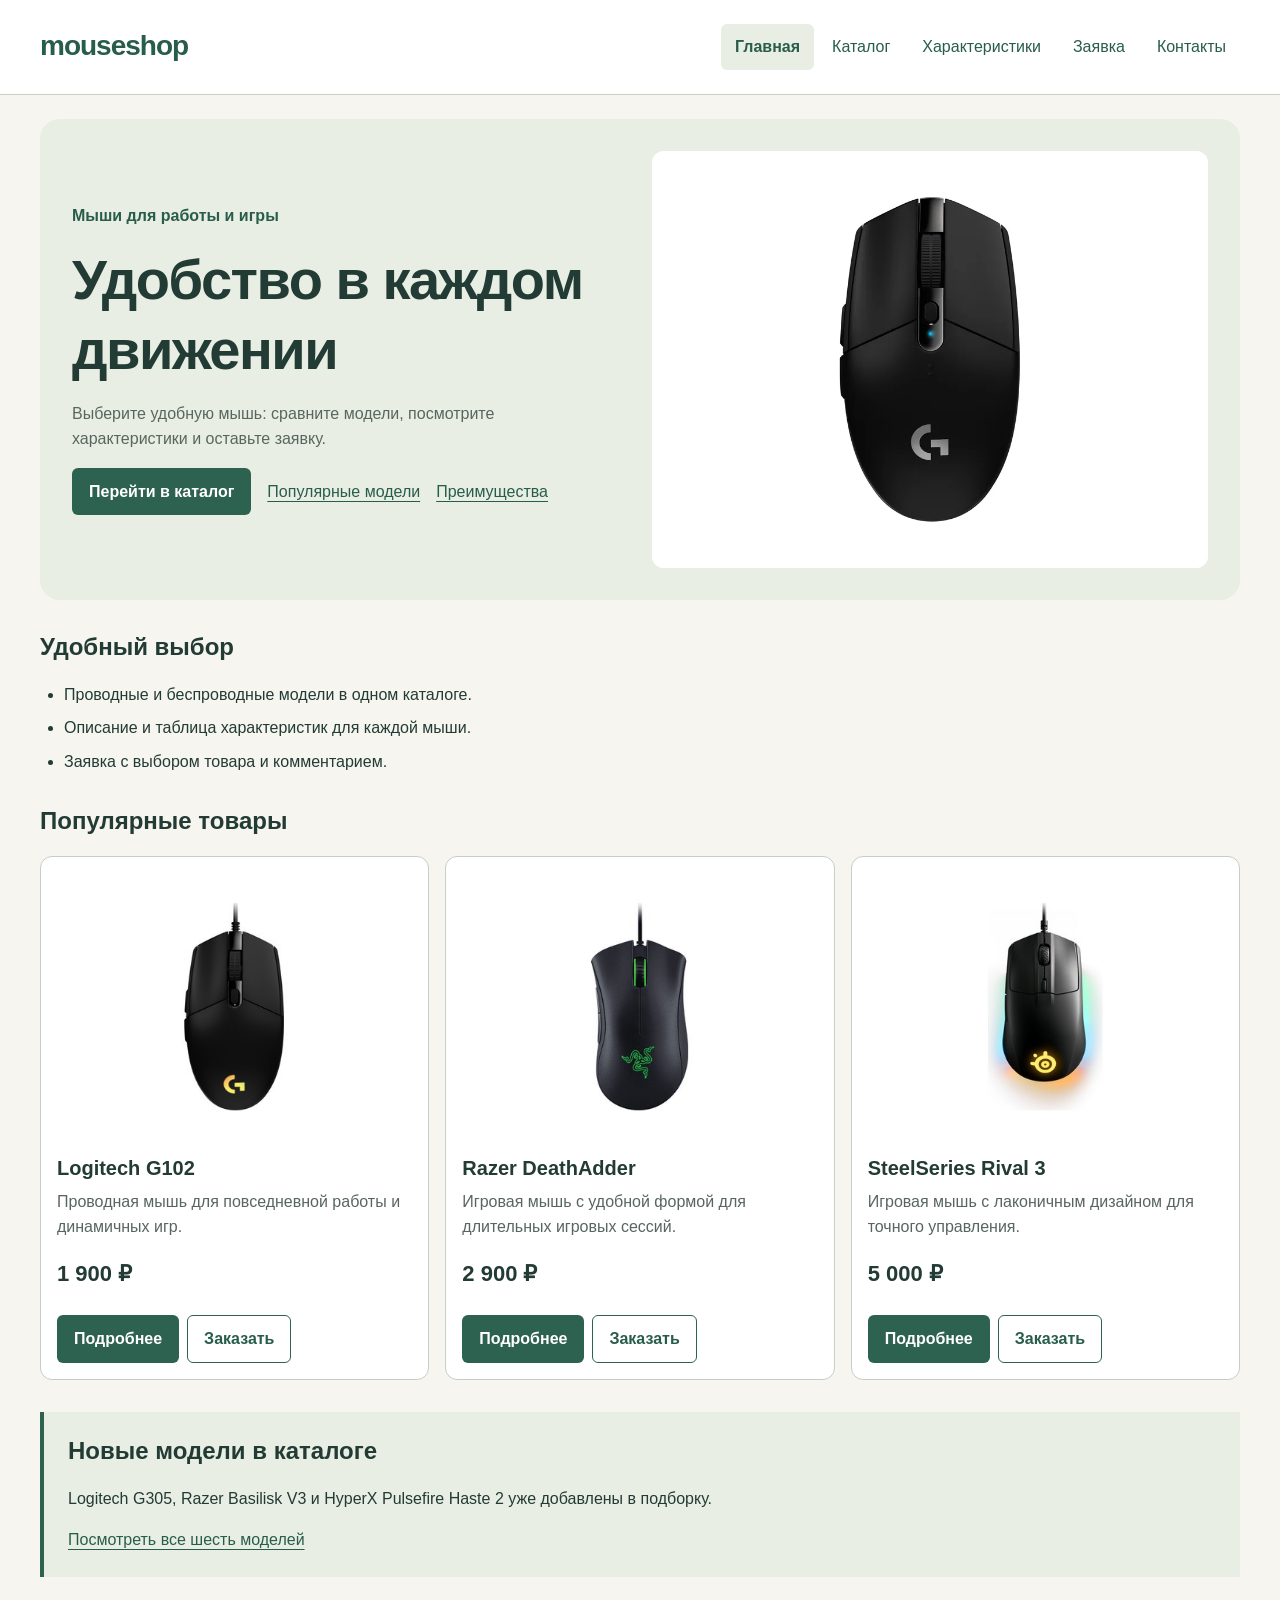
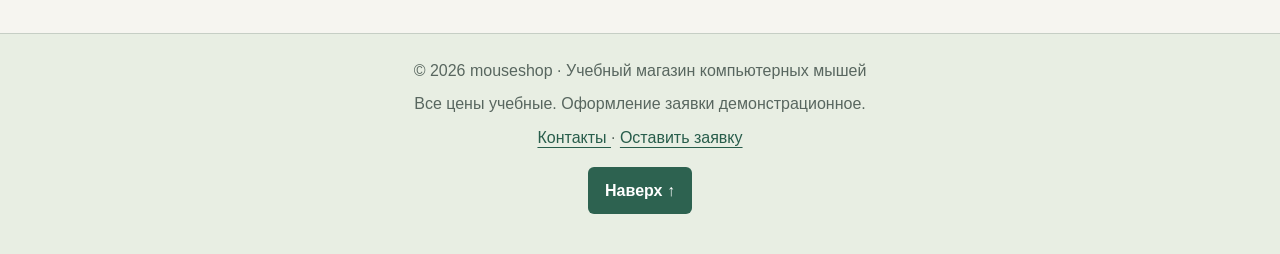
<file: index.html>
<!DOCTYPE html>
<html lang="ru">
  <head>
    <meta charset="UTF-8">
    <meta name="viewport" content="width=device-width, initial-scale=1.0">
    <title>
      Главная — mouseshop
    </title>
    <meta name="description" content="mouseshop — учебный магазин проводных и беспроводных компьютерных мышей.">
    <meta property="og:type" content="website">
    <meta property="og:title" content="Главная — mouseshop">
    <meta property="og:description" content="mouseshop — учебный магазин проводных и беспроводных компьютерных мышей.">
    <meta property="og:image" content="images/g305-960.jpg">
    <link rel="stylesheet" href="css/style.css">
    <link rel="stylesheet" href="css/responsive.css">
    <script src="js/main.js" defer>
    </script>
  </head>
  <body id="top">
    <a class="skip-link" href="#main">Перейти к основному содержимому</a>
    <header class="site-header">
      <div class="site-header__inner">
        <a class="site-header__logo" href="index.html">
          mouseshop
        </a>
        <nav class="site-nav" aria-label="Основная навигация">
          <ul class="site-nav__list">
            <li class="site-nav__item">
              <a class="site-nav__link site-nav__link--active" href="index.html" aria-current="page">
                Главная
              </a>
            </li>
            <li class="site-nav__item">
              <a class="site-nav__link" href="catalog.html">
                Каталог
              </a>
            </li>
            <li class="site-nav__item">
              <a class="site-nav__link" href="product.html">
                Характеристики
              </a>
            </li>
            <li class="site-nav__item">
              <a class="site-nav__link" href="order.html">
                Заявка
              </a>
            </li>
            <li class="site-nav__item">
              <a class="site-nav__link" href="contacts.html">
                Контакты
              </a>
            </li>
          </ul>
        </nav>
      </div>
    </header>
    <main id="main" tabindex="-1">
      <section class="hero">
        <div class="hero__content">
          <p class="hero__eyebrow">
            Мыши для работы и игры
          </p>
          <h1 class="hero__title">
            Удобство в каждом движении
          </h1>
          <p class="hero__description">
            Выберите удобную мышь: сравните модели, посмотрите характеристики и оставьте заявку.
          </p>
          <div class="hero__actions">
            <a class="button button--primary" href="catalog.html">
              Перейти в каталог
            </a>
            <a href="#popular">
              Популярные модели
            </a>
            <a href="#advantages">
              Преимущества
            </a>
          </div>
        </div>
        <picture>
          <source type="image/webp" srcset="images/g305-480.webp 480w, images/g305-960.webp 960w" sizes="(min-width: 1280px) 556px, (min-width: 900px) calc((100vw - 152px) / 2), calc(100vw - 80px)">
          <img class="hero__image" src="images/g305-960.jpg" srcset="images/g305-480.jpg 480w, images/g305-960.jpg 960w" sizes="(min-width: 1280px) 556px, (min-width: 900px) calc((100vw - 152px) / 2), calc(100vw - 80px)" alt="Беспроводная мышь Logitech G305 в чёрном цвете" width="960" height="720" fetchpriority="high">
        </picture>
      </section>
      <section class="section" id="advantages">
        <h2 class="section__title">
          Удобный выбор
        </h2>
        <ul class="advantages-list">
          <li class="advantages-list__item">
            Проводные и беспроводные модели в одном каталоге.
          </li>
          <li class="advantages-list__item">
            Описание и таблица характеристик для каждой мыши.
          </li>
          <li class="advantages-list__item">
            Заявка с выбором товара и комментарием.
          </li>
        </ul>
      </section>
      <section class="section" id="popular">
        <h2 class="section__title">
          Популярные товары
        </h2>
        <div class="products-grid">
          <article class="product-card">
            <img class="product-card__image" src="images/g102-480.jpg" srcset="images/g102-480.jpg 480w, images/g102-960.jpg 960w" sizes="(min-width: 1280px) 355px, (min-width: 1024px) calc((100vw - 198px) / 3), (min-width: 768px) calc((100vw - 148px) / 2), (min-width: 640px) calc((100vw - 116px) / 2), calc(100vw - 66px)" alt="Чёрная мышь Logitech G102 на светлом фоне" width="960" height="720" loading="lazy">
            <h3 class="product-card__title">
              Logitech G102
            </h3>
            <p class="product-card__description">
              Проводная мышь для повседневной работы и динамичных игр.
            </p>
            <p class="product-card__price">
              1 900 ₽
            </p>
            <div class="product-card__actions">
              <a class="button button--primary" href="product.html#g102">
                Подробнее
              </a>
              <button class="button button--secondary" type="button" data-order-product="g102">
                Заказать
              </button>
            </div>
          </article>
          <article class="product-card">
            <img class="product-card__image" src="images/deathadder-480.jpg" srcset="images/deathadder-480.jpg 480w, images/deathadder-960.jpg 960w" sizes="(min-width: 1280px) 355px, (min-width: 1024px) calc((100vw - 198px) / 3), (min-width: 768px) calc((100vw - 148px) / 2), (min-width: 640px) calc((100vw - 116px) / 2), calc(100vw - 66px)" alt="Чёрная мышь Razer DeathAdder на светлом фоне" width="960" height="720" loading="lazy">
            <h3 class="product-card__title">
              Razer DeathAdder
            </h3>
            <p class="product-card__description">
              Игровая мышь с удобной формой для длительных игровых сессий.
            </p>
            <p class="product-card__price">
              2 900 ₽
            </p>
            <div class="product-card__actions">
              <a class="button button--primary" href="product.html#deathadder">
                Подробнее
              </a>
              <button class="button button--secondary" type="button" data-order-product="deathadder">
                Заказать
              </button>
            </div>
          </article>
          <article class="product-card">
            <img class="product-card__image" src="images/rival-3-480.jpg" srcset="images/rival-3-480.jpg 480w, images/rival-3-960.jpg 960w" sizes="(min-width: 1280px) 355px, (min-width: 1024px) calc((100vw - 198px) / 3), (min-width: 768px) calc((100vw - 148px) / 2), (min-width: 640px) calc((100vw - 116px) / 2), calc(100vw - 66px)" alt="Чёрная мышь SteelSeries Rival 3 на светлом фоне" width="960" height="720" loading="lazy">
            <h3 class="product-card__title">
              SteelSeries Rival 3
            </h3>
            <p class="product-card__description">
              Игровая мышь с лаконичным дизайном для точного управления.
            </p>
            <p class="product-card__price">
              5 000 ₽
            </p>
            <div class="product-card__actions">
              <a class="button button--primary" href="product.html#rival-3">
                Подробнее
              </a>
              <button class="button button--secondary" type="button" data-order-product="rival-3">
                Заказать
              </button>
            </div>
          </article>
        </div>
      </section>
      <aside class="aside-info">
        <h2 class="aside-info__title">
          Новые модели в каталоге
        </h2>
        <p class="aside-info__text">
          Logitech G305, Razer Basilisk V3 и HyperX Pulsefire Haste 2 уже добавлены в подборку.
        </p>
        <a href="catalog.html">
          Посмотреть все шесть моделей
        </a>
      </aside>
      <p class="success-message" role="status" tabindex="-1" hidden>
        Заявка проверена успешно. Это учебная демонстрация: данные не отправлялись.
      </p>
    </main>
    <footer class="site-footer" id="contacts">
      <p class="site-footer__text">
        © 2026 mouseshop · Учебный магазин компьютерных мышей
      </p>
      <p class="site-footer__text">
        Все цены учебные. Оформление заявки демонстрационное.
      </p>
      <a href="contacts.html">
        Контакты
      </a>
      ·
      <a href="order.html">
        Оставить заявку
      </a>
      <a class="button button--primary back-to-top" href="#top">
        Наверх ↑
      </a>
    </footer>
    <dialog class="order-dialog" id="order-dialog" aria-labelledby="order-dialog-title">
      <h2 class="order-dialog__title" id="order-dialog-title">
        Оформление заявки
      </h2>
      <form class="order-form" action="#" method="post" novalidate>
        <p class="order-form__hint">
          Учебная форма: данные не отправляются на сервер. Все поля, кроме комментария, обязательны.
        </p>
        <div class="order-form__field order-form__field--wide">
          <label class="order-form__label" for="dialog-product">
            Товар
          </label>
          <select class="order-form__select" id="dialog-product" name="product" required aria-describedby="dialog-product-error">
            <option value="">
              Выберите мышь
            </option>
            <option value="g102">
              Logitech G102
            </option>
            <option value="deathadder">
              Razer DeathAdder
            </option>
            <option value="rival-3">
              SteelSeries Rival 3
            </option>
            <option value="g305">
              Logitech G305
            </option>
            <option value="basilisk-v3">
              Razer Basilisk V3
            </option>
            <option value="haste-2">
              HyperX Pulsefire Haste 2
            </option>
          </select>
          <p class="order-form__error" id="dialog-product-error" hidden></p>
        </div>
        <div class="order-form__field">
          <label class="order-form__label" for="dialog-name">
            Имя
          </label>
          <input class="order-form__input" id="dialog-name" name="name" autocomplete="given-name" minlength="2" required aria-describedby="dialog-name-error">
          <p class="order-form__error" id="dialog-name-error" hidden></p>
        </div>
        <div class="order-form__field">
          <label class="order-form__label" for="dialog-email">
            E-mail
          </label>
          <input class="order-form__input" id="dialog-email" name="email" type="email" autocomplete="email" required aria-describedby="dialog-email-error">
          <p class="order-form__error" id="dialog-email-error" hidden></p>
        </div>
        <div class="order-form__field">
          <label class="order-form__label" for="dialog-phone">
            Телефон
          </label>
          <input class="order-form__input" id="dialog-phone" name="phone" type="tel" autocomplete="tel" placeholder="+7 (900) 000-00-00" pattern="\+7 \(\d{3}\) \d{3}-\d{2}-\d{2}" aria-describedby="dialog-phone-hint dialog-phone-error" required>
          <small class="order-form__hint" id="dialog-phone-hint">
            Формат: +7 (900) 000-00-00
          </small>
          <p class="order-form__error" id="dialog-phone-error" hidden></p>
        </div>
        <div class="order-form__field order-form__field--wide">
          <label class="order-form__label" for="dialog-comment">
            Комментарий (необязательно)
          </label>
          <textarea class="order-form__textarea" id="dialog-comment" name="comment" rows="4"></textarea>
        </div>
        <div class="order-form__field order-form__field--wide">
          <input class="order-form__checkbox" id="dialog-agreement" name="agreement" type="checkbox" required aria-describedby="dialog-agreement-error">
          <label class="order-form__label order-form__label--inline" for="dialog-agreement">
            Я согласен на обработку данных
          </label>
          <p class="order-form__error" id="dialog-agreement-error" hidden></p>
        </div>
        <div class="order-form__actions">
          <button class="button button--primary" type="submit">
            Отправить заявку
          </button>
        </div>
      </form>
      <button class="button button--secondary" type="button" data-close-dialog>
        Закрыть
      </button>
    </dialog>
  </body>
</html>
</file>
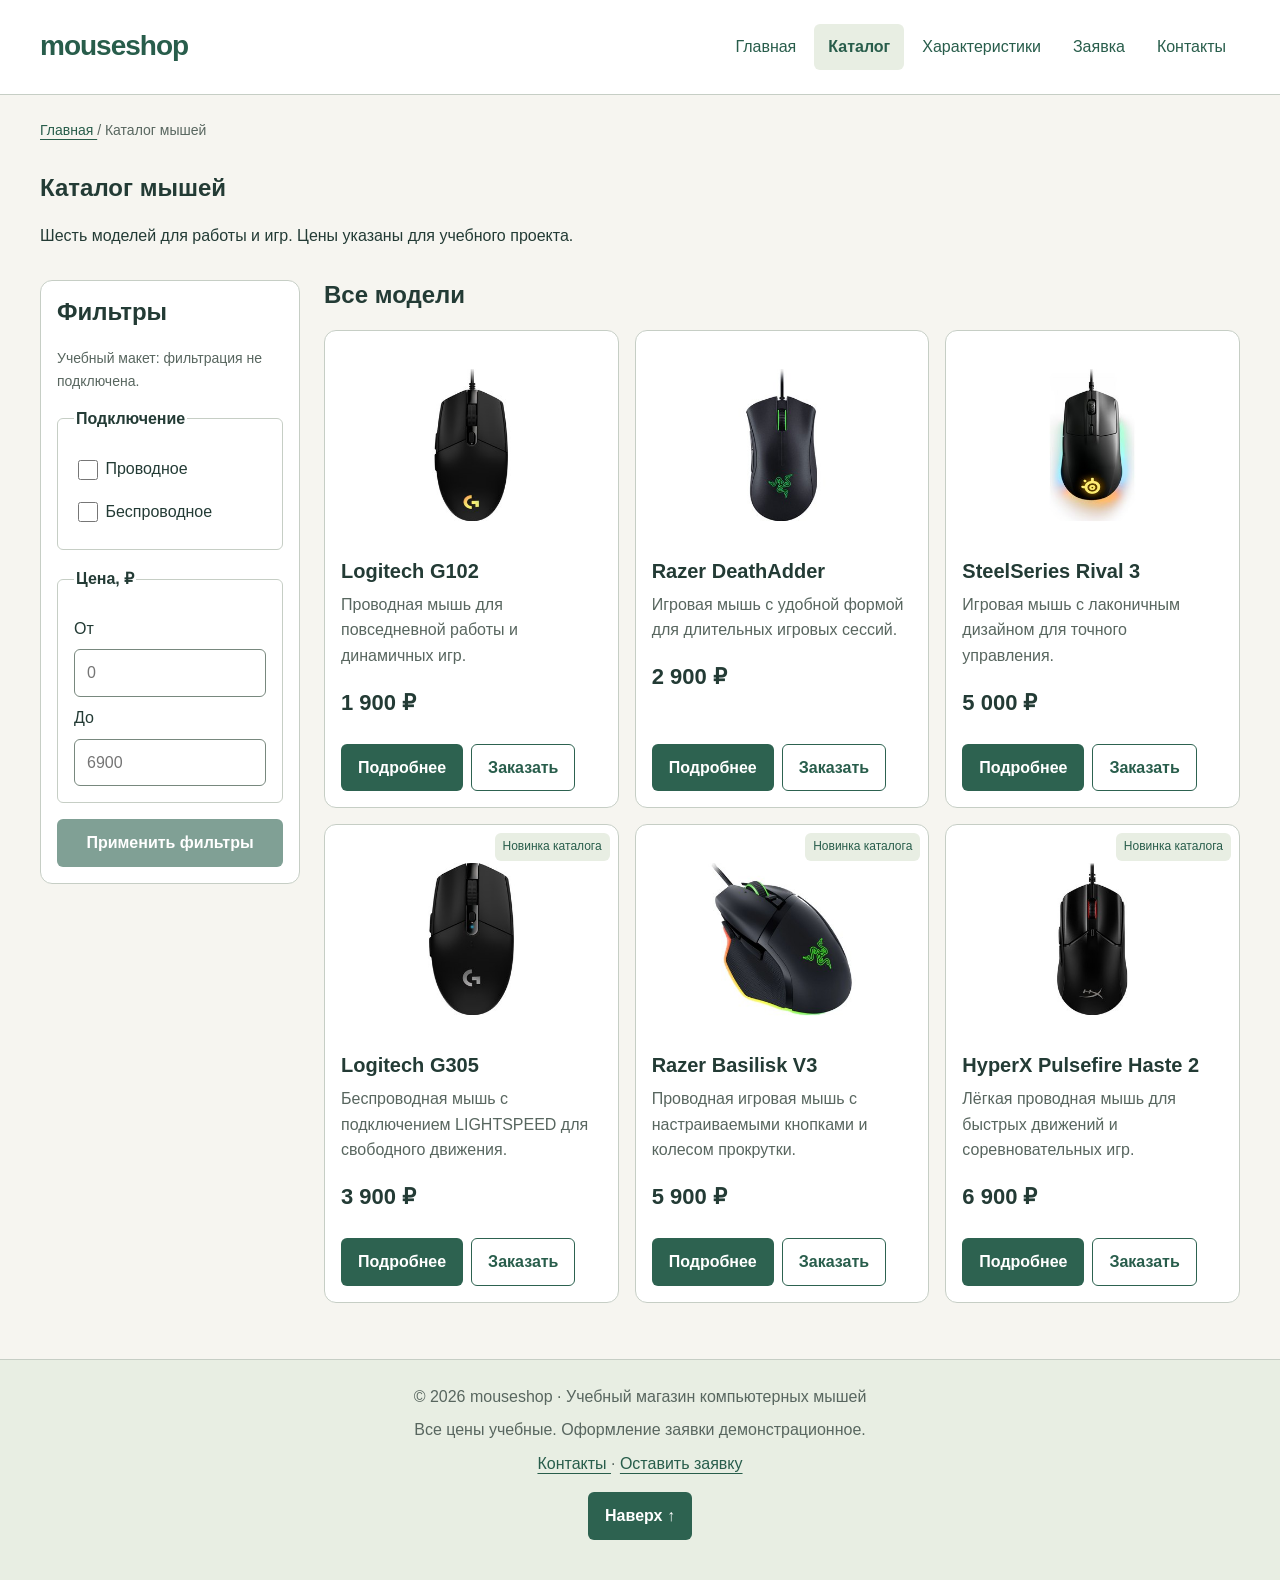
<file: catalog.html>
<!DOCTYPE html>
<html lang="ru">
  <head>
    <meta charset="UTF-8">
    <meta name="viewport" content="width=device-width, initial-scale=1.0">
    <title>
      Каталог мышей — mouseshop
    </title>
    <meta name="description" content="Шесть моделей мышей Logitech, Razer, SteelSeries и HyperX: описание, учебные цены и заявка.">
    <meta property="og:type" content="website">
    <meta property="og:title" content="Каталог мышей — mouseshop">
    <meta property="og:description" content="Шесть моделей мышей Logitech, Razer, SteelSeries и HyperX: описание, учебные цены и заявка.">
    <meta property="og:image" content="images/g305-960.jpg">
    <link rel="stylesheet" href="css/style.css">
    <link rel="stylesheet" href="css/responsive.css">
    <script src="js/main.js" defer>
    </script>
  </head>
  <body id="top">
    <a class="skip-link" href="#main">Перейти к основному содержимому</a>
    <header class="site-header">
      <div class="site-header__inner">
        <a class="site-header__logo" href="index.html">
          mouseshop
        </a>
        <nav class="site-nav" aria-label="Основная навигация">
          <ul class="site-nav__list">
            <li class="site-nav__item">
              <a class="site-nav__link" href="index.html">
                Главная
              </a>
            </li>
            <li class="site-nav__item">
              <a class="site-nav__link site-nav__link--active" href="catalog.html" aria-current="page">
                Каталог
              </a>
            </li>
            <li class="site-nav__item">
              <a class="site-nav__link" href="product.html">
                Характеристики
              </a>
            </li>
            <li class="site-nav__item">
              <a class="site-nav__link" href="order.html">
                Заявка
              </a>
            </li>
            <li class="site-nav__item">
              <a class="site-nav__link" href="contacts.html">
                Контакты
              </a>
            </li>
          </ul>
        </nav>
      </div>
    </header>
    <main id="main" tabindex="-1">
      <nav class="breadcrumbs" aria-label="Хлебные крошки">
        <a class="breadcrumbs__link" href="index.html">
          Главная
        </a>
        <span class="breadcrumbs__current" aria-current="page">
          Каталог мышей
        </span>
      </nav>
      <section class="section">
        <h1 class="section__title">
          Каталог мышей
        </h1>
        <p>
          Шесть моделей для работы и игр. Цены указаны для учебного проекта.
        </p>
      </section>
      <div class="catalog-layout">
        <aside class="catalog-filters">
          <h2 class="catalog-filters__title">
            Фильтры
          </h2>
          <p class="catalog-filters__hint" id="filters-hint">
            Учебный макет: фильтрация не подключена.
          </p>
          <form class="catalog-filters__form" aria-describedby="filters-hint">
            <fieldset class="catalog-filters__group">
              <legend class="catalog-filters__legend">
                Подключение
              </legend>
              <label class="catalog-filters__label">
                <input type="checkbox" name="connection" value="wired">
                Проводное
              </label>
              <label class="catalog-filters__label">
                <input type="checkbox" name="connection" value="wireless">
                Беспроводное
              </label>
            </fieldset>
            <fieldset class="catalog-filters__group">
              <legend class="catalog-filters__legend">
                Цена, ₽
              </legend>
              <label class="catalog-filters__label" for="price-from">
                От
              </label>
              <input class="catalog-filters__input" id="price-from" type="number" name="price-from" min="0" placeholder="0">
              <label class="catalog-filters__label" for="price-to">
                До
              </label>
              <input class="catalog-filters__input" id="price-to" type="number" name="price-to" min="0" placeholder="6900">
            </fieldset>
            <button class="button button--primary" type="button" disabled>
              Применить фильтры
            </button>
          </form>
        </aside>
        <section class="catalog-layout__products">
          <h2 class="catalog-layout__title">
            Все модели
          </h2>
          <div class="products-grid">
            <article class="product-card">
              <img class="product-card__image" src="images/g102-480.jpg" srcset="images/g102-480.jpg 480w, images/g102-960.jpg 960w" sizes="(min-width: 1280px) 260px, (min-width: 1024px) calc((100vw - 380px) / 2), (min-width: 768px) calc((100vw - 148px) / 2), (min-width: 640px) calc((100vw - 116px) / 2), calc(100vw - 66px)" alt="Чёрная мышь Logitech G102 на светлом фоне" width="960" height="720" loading="lazy">
              <h3 class="product-card__title">
                Logitech G102
              </h3>
              <p class="product-card__description">
                Проводная мышь для повседневной работы и динамичных игр.
              </p>
              <p class="product-card__price">
                1 900 ₽
              </p>
              <div class="product-card__actions">
                <a class="button button--primary" href="product.html#g102">
                  Подробнее
                </a>
                <a class="button button--secondary" href="order.html?product=g102">
                  Заказать
                </a>
              </div>
            </article>
            <article class="product-card">
              <img class="product-card__image" src="images/deathadder-480.jpg" srcset="images/deathadder-480.jpg 480w, images/deathadder-960.jpg 960w" sizes="(min-width: 1280px) 260px, (min-width: 1024px) calc((100vw - 380px) / 2), (min-width: 768px) calc((100vw - 148px) / 2), (min-width: 640px) calc((100vw - 116px) / 2), calc(100vw - 66px)" alt="Чёрная мышь Razer DeathAdder на светлом фоне" width="960" height="720" loading="lazy">
              <h3 class="product-card__title">
                Razer DeathAdder
              </h3>
              <p class="product-card__description">
                Игровая мышь с удобной формой для длительных игровых сессий.
              </p>
              <p class="product-card__price">
                2 900 ₽
              </p>
              <div class="product-card__actions">
                <a class="button button--primary" href="product.html#deathadder">
                  Подробнее
                </a>
                <a class="button button--secondary" href="order.html?product=deathadder">
                  Заказать
                </a>
              </div>
            </article>
            <article class="product-card">
              <img class="product-card__image" src="images/rival-3-480.jpg" srcset="images/rival-3-480.jpg 480w, images/rival-3-960.jpg 960w" sizes="(min-width: 1280px) 260px, (min-width: 1024px) calc((100vw - 380px) / 2), (min-width: 768px) calc((100vw - 148px) / 2), (min-width: 640px) calc((100vw - 116px) / 2), calc(100vw - 66px)" alt="Чёрная мышь SteelSeries Rival 3 на светлом фоне" width="960" height="720" loading="lazy">
              <h3 class="product-card__title">
                SteelSeries Rival 3
              </h3>
              <p class="product-card__description">
                Игровая мышь с лаконичным дизайном для точного управления.
              </p>
              <p class="product-card__price">
                5 000 ₽
              </p>
              <div class="product-card__actions">
                <a class="button button--primary" href="product.html#rival-3">
                  Подробнее
                </a>
                <a class="button button--secondary" href="order.html?product=rival-3">
                  Заказать
                </a>
              </div>
            </article>
            <article class="product-card product-card--new">
              <span class="product-card__badge">
                Новинка каталога
              </span>
              <img class="product-card__image" src="images/g305-480.jpg" srcset="images/g305-480.jpg 480w, images/g305-960.jpg 960w" sizes="(min-width: 1280px) 260px, (min-width: 1024px) calc((100vw - 380px) / 2), (min-width: 768px) calc((100vw - 148px) / 2), (min-width: 640px) calc((100vw - 116px) / 2), calc(100vw - 66px)" alt="Чёрная мышь Logitech G305 на светлом фоне" width="960" height="720" loading="lazy">
              <h3 class="product-card__title">
                Logitech G305
              </h3>
              <p class="product-card__description">
                Беспроводная мышь с подключением LIGHTSPEED для свободного движения.
              </p>
              <p class="product-card__price">
                3 900 ₽
              </p>
              <div class="product-card__actions">
                <a class="button button--primary" href="product.html#g305">
                  Подробнее
                </a>
                <a class="button button--secondary" href="order.html?product=g305">
                  Заказать
                </a>
              </div>
            </article>
            <article class="product-card product-card--new">
              <span class="product-card__badge">
                Новинка каталога
              </span>
              <img class="product-card__image" src="images/basilisk-v3-480.jpg" srcset="images/basilisk-v3-480.jpg 480w, images/basilisk-v3-960.jpg 960w" sizes="(min-width: 1280px) 260px, (min-width: 1024px) calc((100vw - 380px) / 2), (min-width: 768px) calc((100vw - 148px) / 2), (min-width: 640px) calc((100vw - 116px) / 2), calc(100vw - 66px)" alt="Чёрная мышь Razer Basilisk V3 на светлом фоне" width="960" height="720" loading="lazy">
              <h3 class="product-card__title">
                Razer Basilisk V3
              </h3>
              <p class="product-card__description">
                Проводная игровая мышь с настраиваемыми кнопками и колесом прокрутки.
              </p>
              <p class="product-card__price">
                5 900 ₽
              </p>
              <div class="product-card__actions">
                <a class="button button--primary" href="product.html#basilisk-v3">
                  Подробнее
                </a>
                <a class="button button--secondary" href="order.html?product=basilisk-v3">
                  Заказать
                </a>
              </div>
            </article>
            <article class="product-card product-card--new">
              <span class="product-card__badge">
                Новинка каталога
              </span>
              <img class="product-card__image" src="images/haste-2-480.jpg" srcset="images/haste-2-480.jpg 480w, images/haste-2-960.jpg 960w" sizes="(min-width: 1280px) 260px, (min-width: 1024px) calc((100vw - 380px) / 2), (min-width: 768px) calc((100vw - 148px) / 2), (min-width: 640px) calc((100vw - 116px) / 2), calc(100vw - 66px)" alt="Чёрная мышь HyperX Pulsefire Haste 2 на светлом фоне" width="960" height="720" loading="lazy">
              <h3 class="product-card__title">
                HyperX Pulsefire Haste 2
              </h3>
              <p class="product-card__description">
                Лёгкая проводная мышь для быстрых движений и соревновательных игр.
              </p>
              <p class="product-card__price">
                6 900 ₽
              </p>
              <div class="product-card__actions">
                <a class="button button--primary" href="product.html#haste-2">
                  Подробнее
                </a>
                <a class="button button--secondary" href="order.html?product=haste-2">
                  Заказать
                </a>
              </div>
            </article>
          </div>
        </section>
      </div>
      <p class="success-message" role="status" tabindex="-1" hidden>
        Заявка проверена успешно. Это учебная демонстрация: данные не отправлялись.
      </p>
    </main>
    <footer class="site-footer" id="contacts">
      <p class="site-footer__text">
        © 2026 mouseshop · Учебный магазин компьютерных мышей
      </p>
      <p class="site-footer__text">
        Все цены учебные. Оформление заявки демонстрационное.
      </p>
      <a href="contacts.html">
        Контакты
      </a>
      ·
      <a href="order.html">
        Оставить заявку
      </a>
      <a class="button button--primary back-to-top" href="#top">
        Наверх ↑
      </a>
    </footer>
  </body>
</html>
</file>
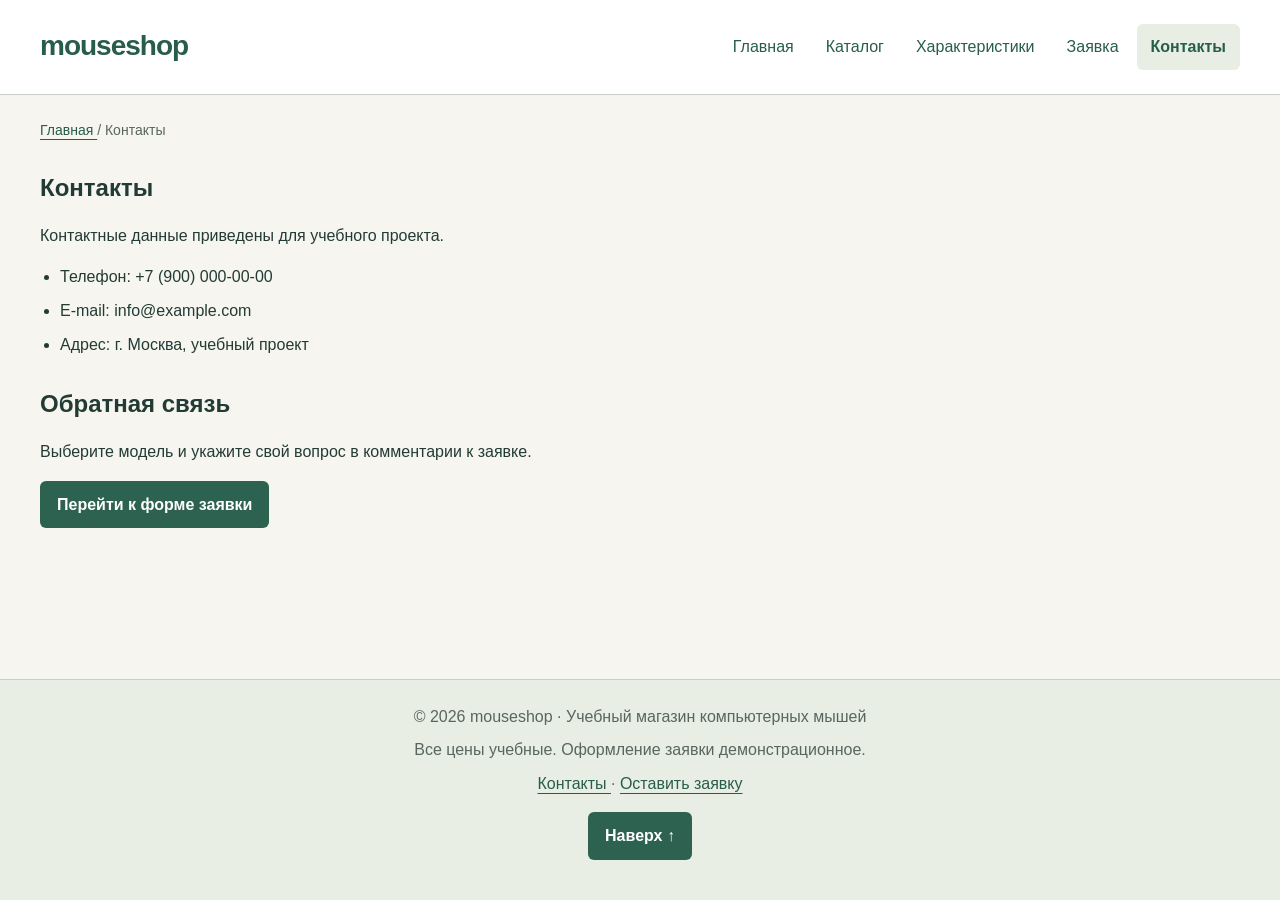
<file: contacts.html>
<!DOCTYPE html>
<html lang="ru">
  <head>
    <meta charset="UTF-8">
    <meta name="viewport" content="width=device-width, initial-scale=1.0">
    <title>
      Контакты — mouseshop
    </title>
    <meta name="description" content="Контактная информация учебного магазина mouseshop и переход к форме заявки.">
    <meta property="og:type" content="website">
    <meta property="og:title" content="Контакты — mouseshop">
    <meta property="og:description" content="Контактная информация учебного магазина mouseshop и переход к форме заявки.">
    <meta property="og:image" content="images/g305-960.jpg">
    <link rel="stylesheet" href="css/style.css">
    <link rel="stylesheet" href="css/responsive.css">
    <script src="js/main.js" defer>
    </script>
  </head>
  <body id="top">
    <a class="skip-link" href="#main">Перейти к основному содержимому</a>
    <header class="site-header">
      <div class="site-header__inner">
        <a class="site-header__logo" href="index.html">
          mouseshop
        </a>
        <nav class="site-nav" aria-label="Основная навигация">
          <ul class="site-nav__list">
            <li class="site-nav__item">
              <a class="site-nav__link" href="index.html">
                Главная
              </a>
            </li>
            <li class="site-nav__item">
              <a class="site-nav__link" href="catalog.html">
                Каталог
              </a>
            </li>
            <li class="site-nav__item">
              <a class="site-nav__link" href="product.html">
                Характеристики
              </a>
            </li>
            <li class="site-nav__item">
              <a class="site-nav__link" href="order.html">
                Заявка
              </a>
            </li>
            <li class="site-nav__item">
              <a class="site-nav__link site-nav__link--active" href="contacts.html" aria-current="page">
                Контакты
              </a>
            </li>
          </ul>
        </nav>
      </div>
    </header>
    <main id="main" tabindex="-1">
      <nav class="breadcrumbs" aria-label="Хлебные крошки">
        <a class="breadcrumbs__link" href="index.html">
          Главная
        </a>
        <span class="breadcrumbs__current" aria-current="page">
          Контакты
        </span>
      </nav>
      <section class="section">
        <h1 class="section__title">
          Контакты
        </h1>
        <p>
          Контактные данные приведены для учебного проекта.
        </p>
        <ul class="contact-list">
          <li class="contact-list__item">
            Телефон: +7 (900) 000-00-00
          </li>
          <li class="contact-list__item">
            E-mail: info@example.com
          </li>
          <li class="contact-list__item">
            Адрес: г. Москва, учебный проект
          </li>
        </ul>
      </section>
      <section class="section" id="feedback">
        <h2 class="section__title">
          Обратная связь
        </h2>
        <p>
          Выберите модель и укажите свой вопрос в комментарии к заявке.
        </p>
        <a class="button button--primary" href="order.html">
          Перейти к форме заявки
        </a>
      </section>
      <p class="success-message" role="status" tabindex="-1" hidden>
        Заявка проверена успешно. Это учебная демонстрация: данные не отправлялись.
      </p>
    </main>
    <footer class="site-footer" id="contacts">
      <p class="site-footer__text">
        © 2026 mouseshop · Учебный магазин компьютерных мышей
      </p>
      <p class="site-footer__text">
        Все цены учебные. Оформление заявки демонстрационное.
      </p>
      <a href="contacts.html">
        Контакты
      </a>
      ·
      <a href="order.html">
        Оставить заявку
      </a>
      <a class="button button--primary back-to-top" href="#top">
        Наверх ↑
      </a>
    </footer>
  </body>
</html>
</file>
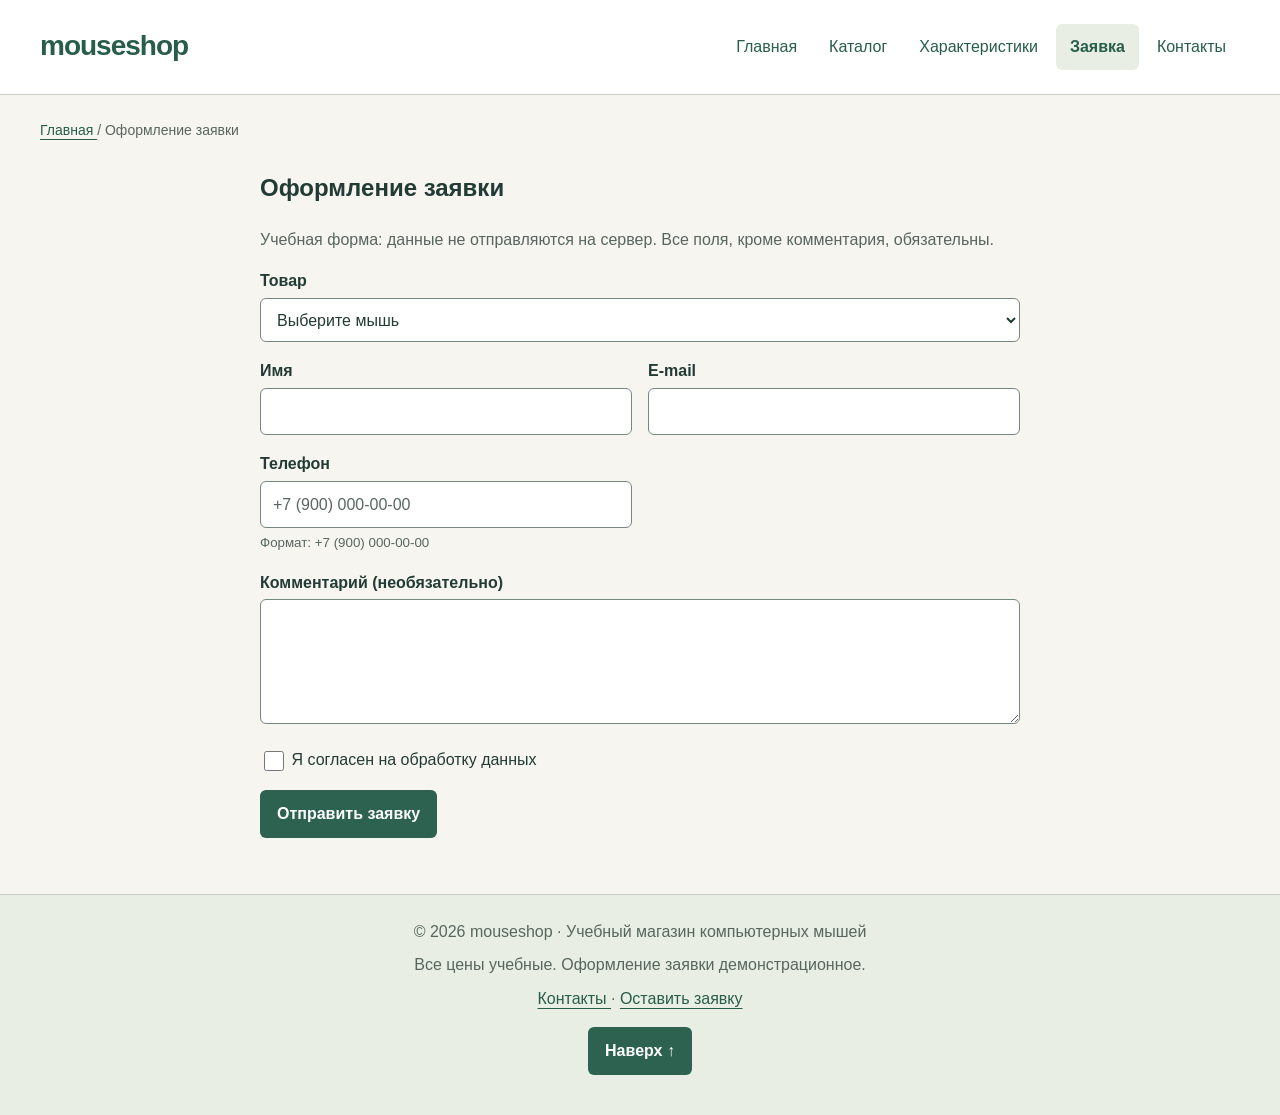
<file: order.html>
<!DOCTYPE html>
<html lang="ru">
  <head>
    <meta charset="UTF-8">
    <meta name="viewport" content="width=device-width, initial-scale=1.0">
    <title>
      Оформление заявки — mouseshop
    </title>
    <meta name="description" content="Учебная форма заявки mouseshop: выберите мышь и укажите контактные данные.">
    <meta property="og:type" content="website">
    <meta property="og:title" content="Оформление заявки — mouseshop">
    <meta property="og:description" content="Учебная форма заявки mouseshop: выберите мышь и укажите контактные данные.">
    <meta property="og:image" content="images/g305-960.jpg">
    <link rel="stylesheet" href="css/style.css">
    <link rel="stylesheet" href="css/responsive.css">
    <script src="js/main.js" defer>
    </script>
  </head>
  <body id="top">
    <a class="skip-link" href="#main">Перейти к основному содержимому</a>
    <header class="site-header">
      <div class="site-header__inner">
        <a class="site-header__logo" href="index.html">
          mouseshop
        </a>
        <nav class="site-nav" aria-label="Основная навигация">
          <ul class="site-nav__list">
            <li class="site-nav__item">
              <a class="site-nav__link" href="index.html">
                Главная
              </a>
            </li>
            <li class="site-nav__item">
              <a class="site-nav__link" href="catalog.html">
                Каталог
              </a>
            </li>
            <li class="site-nav__item">
              <a class="site-nav__link" href="product.html">
                Характеристики
              </a>
            </li>
            <li class="site-nav__item">
              <a class="site-nav__link site-nav__link--active" href="order.html" aria-current="page">
                Заявка
              </a>
            </li>
            <li class="site-nav__item">
              <a class="site-nav__link" href="contacts.html">
                Контакты
              </a>
            </li>
          </ul>
        </nav>
      </div>
    </header>
    <main id="main" tabindex="-1">
      <nav class="breadcrumbs" aria-label="Хлебные крошки">
        <a class="breadcrumbs__link" href="index.html">
          Главная
        </a>
        <span class="breadcrumbs__current" aria-current="page">
          Оформление заявки
        </span>
      </nav>
      <section class="section section--form">
        <h1 class="section__title">
          Оформление заявки
        </h1>
        <form class="order-form" action="#" method="post" novalidate>
          <p class="order-form__hint">
            Учебная форма: данные не отправляются на сервер. Все поля, кроме комментария, обязательны.
          </p>
          <div class="order-form__field order-form__field--wide">
            <label class="order-form__label" for="order-product">
              Товар
            </label>
            <select class="order-form__select" id="order-product" name="product" required aria-describedby="order-product-error">
              <option value="">
                Выберите мышь
              </option>
              <option value="g102">
                Logitech G102
              </option>
              <option value="deathadder">
                Razer DeathAdder
              </option>
              <option value="rival-3">
                SteelSeries Rival 3
              </option>
              <option value="g305">
                Logitech G305
              </option>
              <option value="basilisk-v3">
                Razer Basilisk V3
              </option>
              <option value="haste-2">
                HyperX Pulsefire Haste 2
              </option>
            </select>
            <p class="order-form__error" id="order-product-error" hidden></p>
          </div>
          <div class="order-form__field">
            <label class="order-form__label" for="order-name">
              Имя
            </label>
            <input class="order-form__input" id="order-name" name="name" autocomplete="given-name" minlength="2" required aria-describedby="order-name-error">
            <p class="order-form__error" id="order-name-error" hidden></p>
          </div>
          <div class="order-form__field">
            <label class="order-form__label" for="order-email">
              E-mail
            </label>
            <input class="order-form__input" id="order-email" name="email" type="email" autocomplete="email" required aria-describedby="order-email-error">
            <p class="order-form__error" id="order-email-error" hidden></p>
          </div>
          <div class="order-form__field">
            <label class="order-form__label" for="order-phone">
              Телефон
            </label>
            <input class="order-form__input" id="order-phone" name="phone" type="tel" autocomplete="tel" placeholder="+7 (900) 000-00-00" pattern="\+7 \(\d{3}\) \d{3}-\d{2}-\d{2}" aria-describedby="order-phone-hint order-phone-error" required>
            <small class="order-form__hint" id="order-phone-hint">
              Формат: +7 (900) 000-00-00
            </small>
            <p class="order-form__error" id="order-phone-error" hidden></p>
          </div>
          <div class="order-form__field order-form__field--wide">
            <label class="order-form__label" for="order-comment">
              Комментарий (необязательно)
            </label>
            <textarea class="order-form__textarea" id="order-comment" name="comment" rows="4"></textarea>
          </div>
          <div class="order-form__field order-form__field--wide">
            <input class="order-form__checkbox" id="order-agreement" name="agreement" type="checkbox" required aria-describedby="order-agreement-error">
            <label class="order-form__label order-form__label--inline" for="order-agreement">
              Я согласен на обработку данных
            </label>
            <p class="order-form__error" id="order-agreement-error" hidden></p>
          </div>
          <div class="order-form__actions">
            <button class="button button--primary" type="submit">
              Отправить заявку
            </button>
          </div>
        </form>
      </section>
      <p class="success-message" role="status" tabindex="-1" hidden>
        Заявка проверена успешно. Это учебная демонстрация: данные не отправлялись.
      </p>
    </main>
    <footer class="site-footer" id="contacts">
      <p class="site-footer__text">
        © 2026 mouseshop · Учебный магазин компьютерных мышей
      </p>
      <p class="site-footer__text">
        Все цены учебные. Оформление заявки демонстрационное.
      </p>
      <a href="contacts.html">
        Контакты
      </a>
      ·
      <a href="order.html">
        Оставить заявку
      </a>
      <a class="button button--primary back-to-top" href="#top">
        Наверх ↑
      </a>
    </footer>
  </body>
</html>
</file>
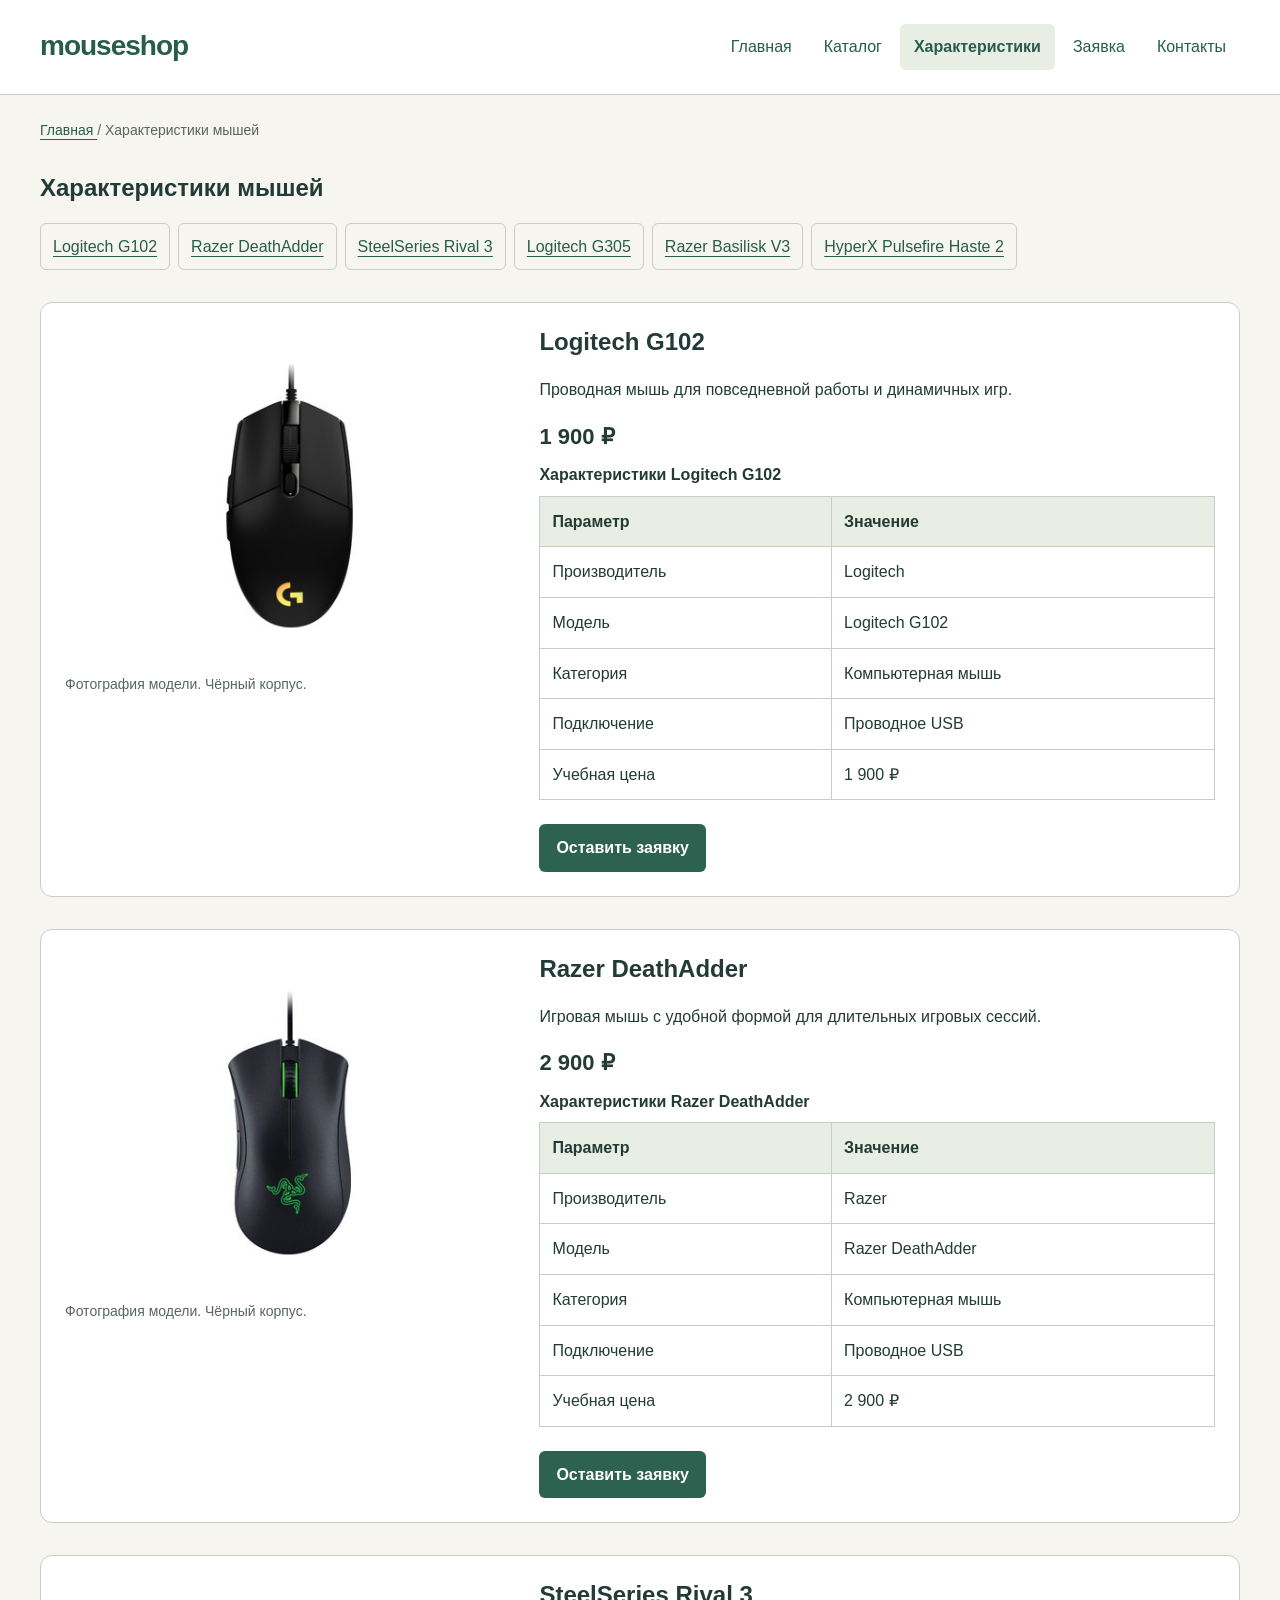
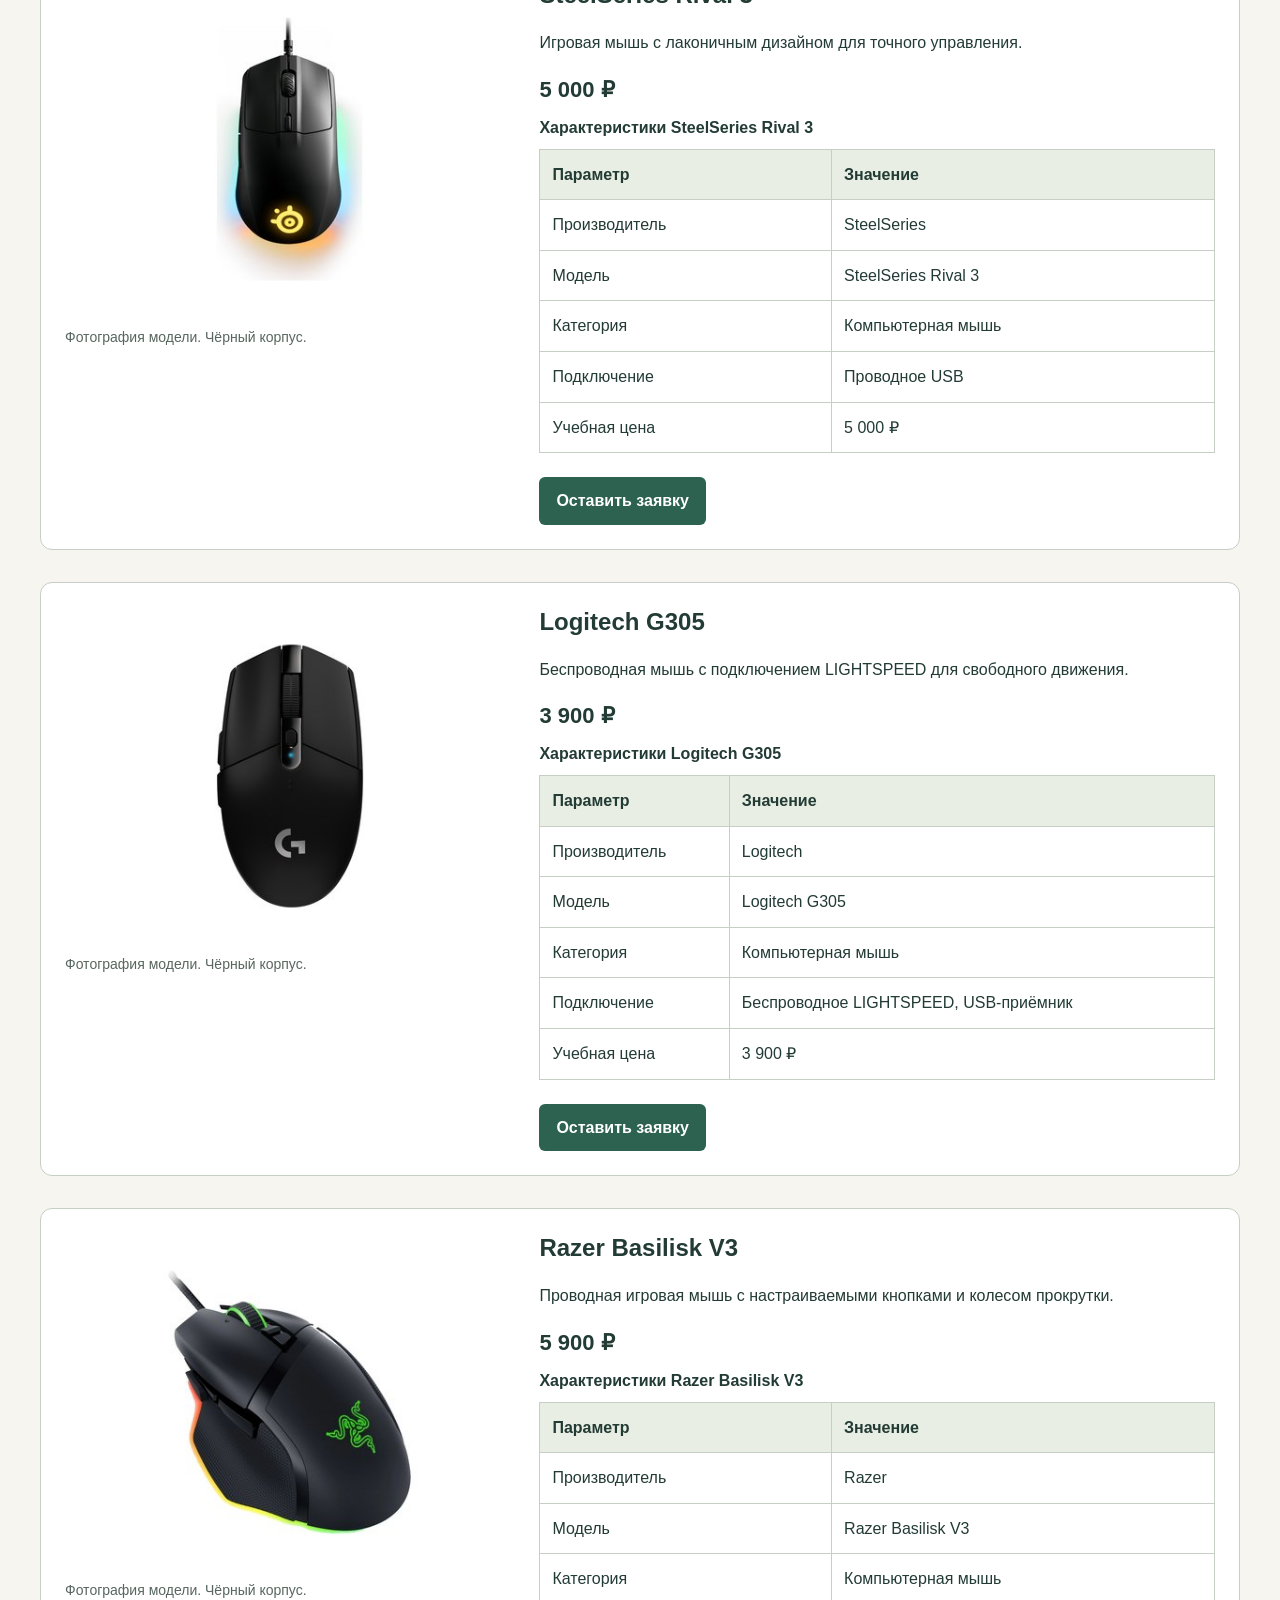
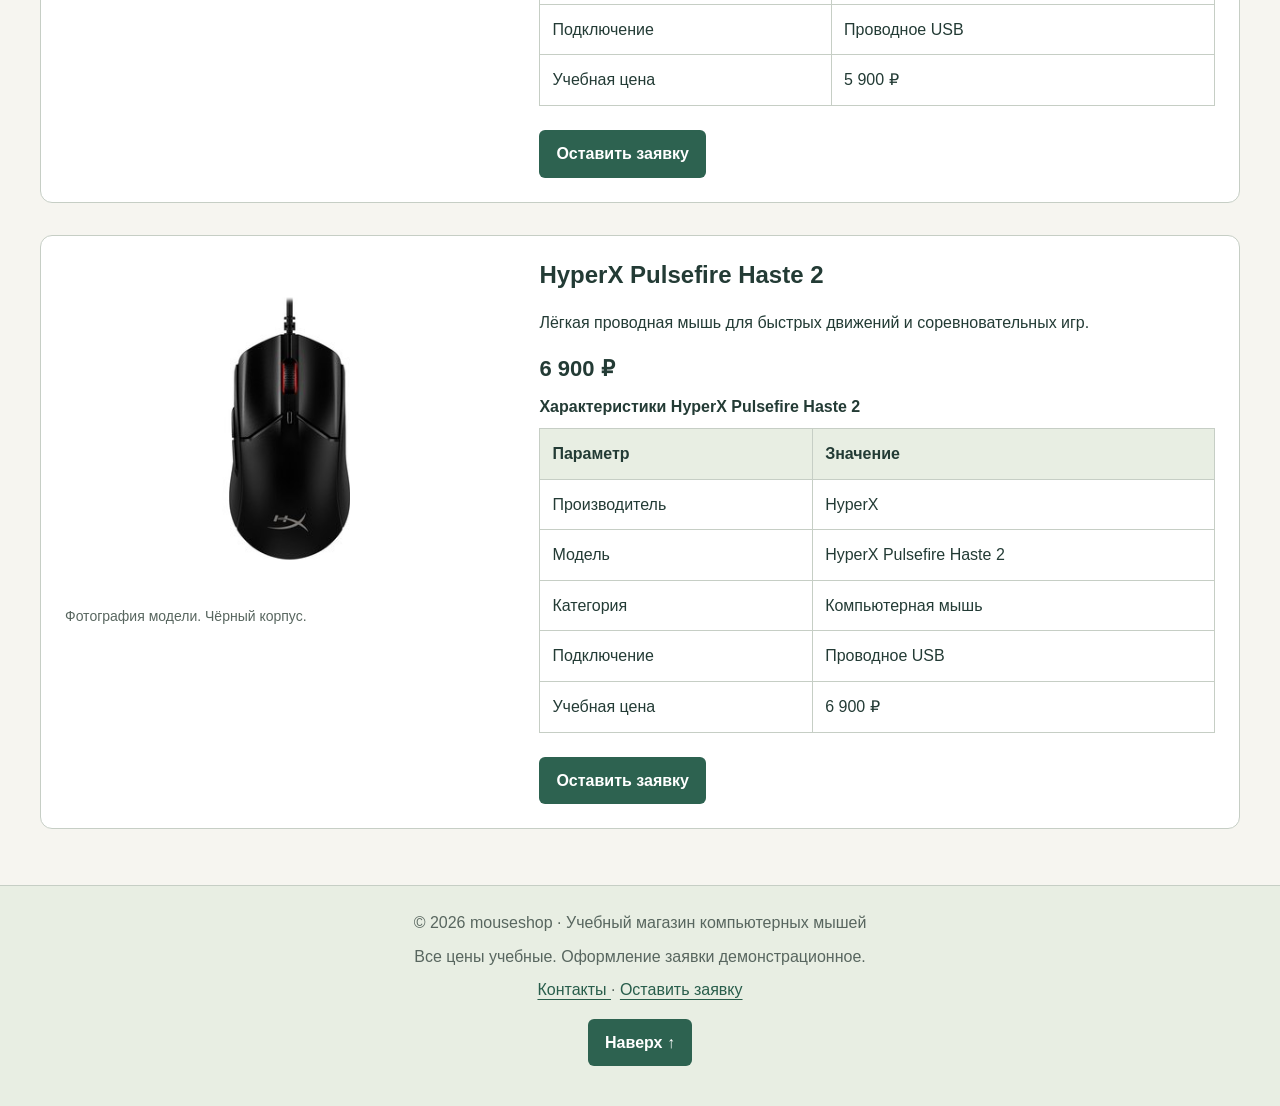
<file: product.html>
<!DOCTYPE html>
<html lang="ru">
  <head>
    <meta charset="UTF-8">
    <meta name="viewport" content="width=device-width, initial-scale=1.0">
    <title>
      Характеристики мышей — mouseshop
    </title>
    <meta name="description" content="Описания и таблицы характеристик шести мышей mouseshop с переходом к заявке.">
    <meta property="og:type" content="website">
    <meta property="og:title" content="Характеристики мышей — mouseshop">
    <meta property="og:description" content="Описания и таблицы характеристик шести мышей mouseshop с переходом к заявке.">
    <meta property="og:image" content="images/g305-960.jpg">
    <link rel="stylesheet" href="css/style.css">
    <link rel="stylesheet" href="css/responsive.css">
    <script src="js/main.js" defer>
    </script>
  </head>
  <body id="top">
    <a class="skip-link" href="#main">Перейти к основному содержимому</a>
    <header class="site-header">
      <div class="site-header__inner">
        <a class="site-header__logo" href="index.html">
          mouseshop
        </a>
        <nav class="site-nav" aria-label="Основная навигация">
          <ul class="site-nav__list">
            <li class="site-nav__item">
              <a class="site-nav__link" href="index.html">
                Главная
              </a>
            </li>
            <li class="site-nav__item">
              <a class="site-nav__link" href="catalog.html">
                Каталог
              </a>
            </li>
            <li class="site-nav__item">
              <a class="site-nav__link site-nav__link--active" href="product.html" aria-current="page">
                Характеристики
              </a>
            </li>
            <li class="site-nav__item">
              <a class="site-nav__link" href="order.html">
                Заявка
              </a>
            </li>
            <li class="site-nav__item">
              <a class="site-nav__link" href="contacts.html">
                Контакты
              </a>
            </li>
          </ul>
        </nav>
      </div>
    </header>
    <main id="main" tabindex="-1">
      <nav class="breadcrumbs" aria-label="Хлебные крошки">
        <a class="breadcrumbs__link" href="index.html">
          Главная
        </a>
        <span class="breadcrumbs__current" aria-current="page">
          Характеристики мышей
        </span>
      </nav>
      <section class="section">
        <h1 class="section__title">
          Характеристики мышей
        </h1>
        <nav class="product-index" aria-label="Выбор модели">
          <a class="product-index__link" href="#g102">
            Logitech G102
          </a>
          <a class="product-index__link" href="#deathadder">
            Razer DeathAdder
          </a>
          <a class="product-index__link" href="#rival-3">
            SteelSeries Rival 3
          </a>
          <a class="product-index__link" href="#g305">
            Logitech G305
          </a>
          <a class="product-index__link" href="#basilisk-v3">
            Razer Basilisk V3
          </a>
          <a class="product-index__link" href="#haste-2">
            HyperX Pulsefire Haste 2
          </a>
        </nav>
      </section>
      <div class="section">
        <article class="product-detail" id="g102">
          <figure class="product-detail__figure">
            <img class="product-detail__image" src="images/g102-480.jpg" srcset="images/g102-480.jpg 480w, images/g102-960.jpg 960w" sizes="(min-width: 1280px) 440px, (min-width: 900px) 36vw, (min-width: 768px) calc(100vw - 114px), calc(100vw - 66px)" alt="Чёрная мышь Logitech G102 на светлом фоне" width="960" height="720" loading="lazy">
            <figcaption class="product-detail__caption">
              Фотография модели. Чёрный корпус.
            </figcaption>
          </figure>
          <div class="product-detail__content">
            <h2 class="product-detail__title">
              Logitech G102
            </h2>
            <p class="product-detail__description">
              Проводная мышь для повседневной работы и динамичных игр.
            </p>
            <p class="product-detail__price">
              1 900 ₽
            </p>
            <div class="table-wrapper" role="region" aria-label="Характеристики Logitech G102: таблица с прокруткой" tabindex="0">
              <table class="product-table">
                <caption class="product-table__caption">
                  Характеристики Logitech G102
                </caption>
                <thead>
                  <tr>
                    <th class="product-table__cell" scope="col">
                      Параметр
                    </th>
                    <th class="product-table__cell" scope="col">
                      Значение
                    </th>
                  </tr>
                </thead>
                <tbody>
                  <tr>
                    <th class="product-table__cell" scope="row">
                      Производитель
                    </th>
                    <td class="product-table__cell">
                      Logitech
                    </td>
                  </tr>
                  <tr>
                    <th class="product-table__cell" scope="row">
                      Модель
                    </th>
                    <td class="product-table__cell">
                      Logitech G102
                    </td>
                  </tr>
                  <tr>
                    <th class="product-table__cell" scope="row">
                      Категория
                    </th>
                    <td class="product-table__cell">
                      Компьютерная мышь
                    </td>
                  </tr>
                  <tr>
                    <th class="product-table__cell" scope="row">
                      Подключение
                    </th>
                    <td class="product-table__cell">
                      Проводное USB
                    </td>
                  </tr>
                  <tr>
                    <th class="product-table__cell" scope="row">
                      Учебная цена
                    </th>
                    <td class="product-table__cell">
                      1 900 ₽
                    </td>
                  </tr>
                </tbody>
              </table>
            </div>
            <a class="button button--primary" href="order.html?product=g102">
              Оставить заявку
            </a>
          </div>
        </article>
        <article class="product-detail" id="deathadder">
          <figure class="product-detail__figure">
            <img class="product-detail__image" src="images/deathadder-480.jpg" srcset="images/deathadder-480.jpg 480w, images/deathadder-960.jpg 960w" sizes="(min-width: 1280px) 440px, (min-width: 900px) 36vw, (min-width: 768px) calc(100vw - 114px), calc(100vw - 66px)" alt="Чёрная мышь Razer DeathAdder на светлом фоне" width="960" height="720" loading="lazy">
            <figcaption class="product-detail__caption">
              Фотография модели. Чёрный корпус.
            </figcaption>
          </figure>
          <div class="product-detail__content">
            <h2 class="product-detail__title">
              Razer DeathAdder
            </h2>
            <p class="product-detail__description">
              Игровая мышь с удобной формой для длительных игровых сессий.
            </p>
            <p class="product-detail__price">
              2 900 ₽
            </p>
            <div class="table-wrapper" role="region" aria-label="Характеристики Razer DeathAdder: таблица с прокруткой" tabindex="0">
              <table class="product-table">
                <caption class="product-table__caption">
                  Характеристики Razer DeathAdder
                </caption>
                <thead>
                  <tr>
                    <th class="product-table__cell" scope="col">
                      Параметр
                    </th>
                    <th class="product-table__cell" scope="col">
                      Значение
                    </th>
                  </tr>
                </thead>
                <tbody>
                  <tr>
                    <th class="product-table__cell" scope="row">
                      Производитель
                    </th>
                    <td class="product-table__cell">
                      Razer
                    </td>
                  </tr>
                  <tr>
                    <th class="product-table__cell" scope="row">
                      Модель
                    </th>
                    <td class="product-table__cell">
                      Razer DeathAdder
                    </td>
                  </tr>
                  <tr>
                    <th class="product-table__cell" scope="row">
                      Категория
                    </th>
                    <td class="product-table__cell">
                      Компьютерная мышь
                    </td>
                  </tr>
                  <tr>
                    <th class="product-table__cell" scope="row">
                      Подключение
                    </th>
                    <td class="product-table__cell">
                      Проводное USB
                    </td>
                  </tr>
                  <tr>
                    <th class="product-table__cell" scope="row">
                      Учебная цена
                    </th>
                    <td class="product-table__cell">
                      2 900 ₽
                    </td>
                  </tr>
                </tbody>
              </table>
            </div>
            <a class="button button--primary" href="order.html?product=deathadder">
              Оставить заявку
            </a>
          </div>
        </article>
        <article class="product-detail" id="rival-3">
          <figure class="product-detail__figure">
            <img class="product-detail__image" src="images/rival-3-480.jpg" srcset="images/rival-3-480.jpg 480w, images/rival-3-960.jpg 960w" sizes="(min-width: 1280px) 440px, (min-width: 900px) 36vw, (min-width: 768px) calc(100vw - 114px), calc(100vw - 66px)" alt="Чёрная мышь SteelSeries Rival 3 на светлом фоне" width="960" height="720" loading="lazy">
            <figcaption class="product-detail__caption">
              Фотография модели. Чёрный корпус.
            </figcaption>
          </figure>
          <div class="product-detail__content">
            <h2 class="product-detail__title">
              SteelSeries Rival 3
            </h2>
            <p class="product-detail__description">
              Игровая мышь с лаконичным дизайном для точного управления.
            </p>
            <p class="product-detail__price">
              5 000 ₽
            </p>
            <div class="table-wrapper" role="region" aria-label="Характеристики SteelSeries Rival 3: таблица с прокруткой" tabindex="0">
              <table class="product-table">
                <caption class="product-table__caption">
                  Характеристики SteelSeries Rival 3
                </caption>
                <thead>
                  <tr>
                    <th class="product-table__cell" scope="col">
                      Параметр
                    </th>
                    <th class="product-table__cell" scope="col">
                      Значение
                    </th>
                  </tr>
                </thead>
                <tbody>
                  <tr>
                    <th class="product-table__cell" scope="row">
                      Производитель
                    </th>
                    <td class="product-table__cell">
                      SteelSeries
                    </td>
                  </tr>
                  <tr>
                    <th class="product-table__cell" scope="row">
                      Модель
                    </th>
                    <td class="product-table__cell">
                      SteelSeries Rival 3
                    </td>
                  </tr>
                  <tr>
                    <th class="product-table__cell" scope="row">
                      Категория
                    </th>
                    <td class="product-table__cell">
                      Компьютерная мышь
                    </td>
                  </tr>
                  <tr>
                    <th class="product-table__cell" scope="row">
                      Подключение
                    </th>
                    <td class="product-table__cell">
                      Проводное USB
                    </td>
                  </tr>
                  <tr>
                    <th class="product-table__cell" scope="row">
                      Учебная цена
                    </th>
                    <td class="product-table__cell">
                      5 000 ₽
                    </td>
                  </tr>
                </tbody>
              </table>
            </div>
            <a class="button button--primary" href="order.html?product=rival-3">
              Оставить заявку
            </a>
          </div>
        </article>
        <article class="product-detail" id="g305">
          <figure class="product-detail__figure">
            <img class="product-detail__image" src="images/g305-480.jpg" srcset="images/g305-480.jpg 480w, images/g305-960.jpg 960w" sizes="(min-width: 1280px) 440px, (min-width: 900px) 36vw, (min-width: 768px) calc(100vw - 114px), calc(100vw - 66px)" alt="Чёрная мышь Logitech G305 на светлом фоне" width="960" height="720" loading="lazy">
            <figcaption class="product-detail__caption">
              Фотография модели. Чёрный корпус.
            </figcaption>
          </figure>
          <div class="product-detail__content">
            <h2 class="product-detail__title">
              Logitech G305
            </h2>
            <p class="product-detail__description">
              Беспроводная мышь с подключением LIGHTSPEED для свободного движения.
            </p>
            <p class="product-detail__price">
              3 900 ₽
            </p>
            <div class="table-wrapper" role="region" aria-label="Характеристики Logitech G305: таблица с прокруткой" tabindex="0">
              <table class="product-table">
                <caption class="product-table__caption">
                  Характеристики Logitech G305
                </caption>
                <thead>
                  <tr>
                    <th class="product-table__cell" scope="col">
                      Параметр
                    </th>
                    <th class="product-table__cell" scope="col">
                      Значение
                    </th>
                  </tr>
                </thead>
                <tbody>
                  <tr>
                    <th class="product-table__cell" scope="row">
                      Производитель
                    </th>
                    <td class="product-table__cell">
                      Logitech
                    </td>
                  </tr>
                  <tr>
                    <th class="product-table__cell" scope="row">
                      Модель
                    </th>
                    <td class="product-table__cell">
                      Logitech G305
                    </td>
                  </tr>
                  <tr>
                    <th class="product-table__cell" scope="row">
                      Категория
                    </th>
                    <td class="product-table__cell">
                      Компьютерная мышь
                    </td>
                  </tr>
                  <tr>
                    <th class="product-table__cell" scope="row">
                      Подключение
                    </th>
                    <td class="product-table__cell">
                      Беспроводное LIGHTSPEED, USB-приёмник
                    </td>
                  </tr>
                  <tr>
                    <th class="product-table__cell" scope="row">
                      Учебная цена
                    </th>
                    <td class="product-table__cell">
                      3 900 ₽
                    </td>
                  </tr>
                </tbody>
              </table>
            </div>
            <a class="button button--primary" href="order.html?product=g305">
              Оставить заявку
            </a>
          </div>
        </article>
        <article class="product-detail" id="basilisk-v3">
          <figure class="product-detail__figure">
            <img class="product-detail__image" src="images/basilisk-v3-480.jpg" srcset="images/basilisk-v3-480.jpg 480w, images/basilisk-v3-960.jpg 960w" sizes="(min-width: 1280px) 440px, (min-width: 900px) 36vw, (min-width: 768px) calc(100vw - 114px), calc(100vw - 66px)" alt="Чёрная мышь Razer Basilisk V3 на светлом фоне" width="960" height="720" loading="lazy">
            <figcaption class="product-detail__caption">
              Фотография модели. Чёрный корпус.
            </figcaption>
          </figure>
          <div class="product-detail__content">
            <h2 class="product-detail__title">
              Razer Basilisk V3
            </h2>
            <p class="product-detail__description">
              Проводная игровая мышь с настраиваемыми кнопками и колесом прокрутки.
            </p>
            <p class="product-detail__price">
              5 900 ₽
            </p>
            <div class="table-wrapper" role="region" aria-label="Характеристики Razer Basilisk V3: таблица с прокруткой" tabindex="0">
              <table class="product-table">
                <caption class="product-table__caption">
                  Характеристики Razer Basilisk V3
                </caption>
                <thead>
                  <tr>
                    <th class="product-table__cell" scope="col">
                      Параметр
                    </th>
                    <th class="product-table__cell" scope="col">
                      Значение
                    </th>
                  </tr>
                </thead>
                <tbody>
                  <tr>
                    <th class="product-table__cell" scope="row">
                      Производитель
                    </th>
                    <td class="product-table__cell">
                      Razer
                    </td>
                  </tr>
                  <tr>
                    <th class="product-table__cell" scope="row">
                      Модель
                    </th>
                    <td class="product-table__cell">
                      Razer Basilisk V3
                    </td>
                  </tr>
                  <tr>
                    <th class="product-table__cell" scope="row">
                      Категория
                    </th>
                    <td class="product-table__cell">
                      Компьютерная мышь
                    </td>
                  </tr>
                  <tr>
                    <th class="product-table__cell" scope="row">
                      Подключение
                    </th>
                    <td class="product-table__cell">
                      Проводное USB
                    </td>
                  </tr>
                  <tr>
                    <th class="product-table__cell" scope="row">
                      Учебная цена
                    </th>
                    <td class="product-table__cell">
                      5 900 ₽
                    </td>
                  </tr>
                </tbody>
              </table>
            </div>
            <a class="button button--primary" href="order.html?product=basilisk-v3">
              Оставить заявку
            </a>
          </div>
        </article>
        <article class="product-detail" id="haste-2">
          <figure class="product-detail__figure">
            <img class="product-detail__image" src="images/haste-2-480.jpg" srcset="images/haste-2-480.jpg 480w, images/haste-2-960.jpg 960w" sizes="(min-width: 1280px) 440px, (min-width: 900px) 36vw, (min-width: 768px) calc(100vw - 114px), calc(100vw - 66px)" alt="Чёрная мышь HyperX Pulsefire Haste 2 на светлом фоне" width="960" height="720" loading="lazy">
            <figcaption class="product-detail__caption">
              Фотография модели. Чёрный корпус.
            </figcaption>
          </figure>
          <div class="product-detail__content">
            <h2 class="product-detail__title">
              HyperX Pulsefire Haste 2
            </h2>
            <p class="product-detail__description">
              Лёгкая проводная мышь для быстрых движений и соревновательных игр.
            </p>
            <p class="product-detail__price">
              6 900 ₽
            </p>
            <div class="table-wrapper" role="region" aria-label="Характеристики HyperX Pulsefire Haste 2: таблица с прокруткой" tabindex="0">
              <table class="product-table">
                <caption class="product-table__caption">
                  Характеристики HyperX Pulsefire Haste 2
                </caption>
                <thead>
                  <tr>
                    <th class="product-table__cell" scope="col">
                      Параметр
                    </th>
                    <th class="product-table__cell" scope="col">
                      Значение
                    </th>
                  </tr>
                </thead>
                <tbody>
                  <tr>
                    <th class="product-table__cell" scope="row">
                      Производитель
                    </th>
                    <td class="product-table__cell">
                      HyperX
                    </td>
                  </tr>
                  <tr>
                    <th class="product-table__cell" scope="row">
                      Модель
                    </th>
                    <td class="product-table__cell">
                      HyperX Pulsefire Haste 2
                    </td>
                  </tr>
                  <tr>
                    <th class="product-table__cell" scope="row">
                      Категория
                    </th>
                    <td class="product-table__cell">
                      Компьютерная мышь
                    </td>
                  </tr>
                  <tr>
                    <th class="product-table__cell" scope="row">
                      Подключение
                    </th>
                    <td class="product-table__cell">
                      Проводное USB
                    </td>
                  </tr>
                  <tr>
                    <th class="product-table__cell" scope="row">
                      Учебная цена
                    </th>
                    <td class="product-table__cell">
                      6 900 ₽
                    </td>
                  </tr>
                </tbody>
              </table>
            </div>
            <a class="button button--primary" href="order.html?product=haste-2">
              Оставить заявку
            </a>
          </div>
        </article>
      </div>
      <p class="success-message" role="status" tabindex="-1" hidden>
        Заявка проверена успешно. Это учебная демонстрация: данные не отправлялись.
      </p>
    </main>
    <footer class="site-footer" id="contacts">
      <p class="site-footer__text">
        © 2026 mouseshop · Учебный магазин компьютерных мышей
      </p>
      <p class="site-footer__text">
        Все цены учебные. Оформление заявки демонстрационное.
      </p>
      <a href="contacts.html">
        Контакты
      </a>
      ·
      <a href="order.html">
        Оставить заявку
      </a>
      <a class="button button--primary back-to-top" href="#top">
        Наверх ↑
      </a>
    </footer>
  </body>
</html>
</file>
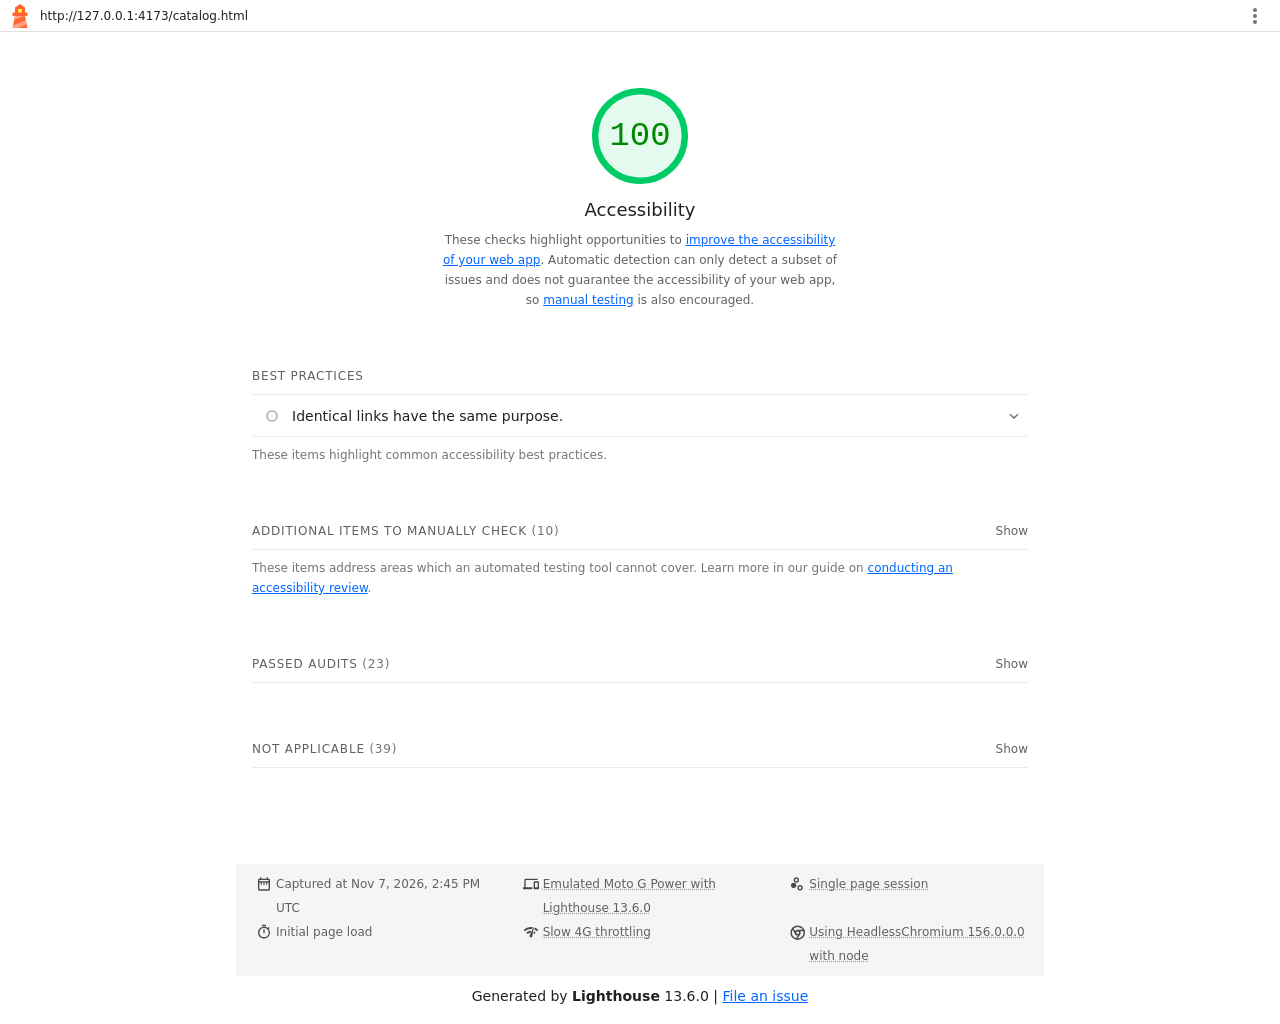
<file: lighthouse/catalog-accessibility.html>
<!--
@license
Copyright 2018 Google LLC
SPDX-License-Identifier: Apache-2.0
-->
<!doctype html>
<html lang="en">
<head>
  <meta charset="utf-8">
  <meta name="viewport" content="width=device-width, initial-scale=1, minimum-scale=1">
  <link rel="icon" href='data:image/svg+xml;utf8,<svg fill="none" xmlns="http://www.w3.org/2000/svg" viewBox="0 0 48 48"><path d="m14 7 10-7 10 7v10h5v7h-5l5 24H9l5-24H9v-7h5V7Z" fill="%23F63"/><path d="M31.561 24H14l-1.689 8.105L31.561 24ZM18.983 48H9l1.022-4.907L35.723 32.27l1.663 7.98L18.983 48Z" fill="%23FFA385"/><path fill="%23FF3" d="M20.5 10h7v7h-7z"/></svg>'>
  <title>Lighthouse Report</title>
  <style>body {margin: 0}</style>
</head>
<body>
  <noscript>Lighthouse report requires JavaScript. Please enable.</noscript>

  <div id="lh-log"></div>

  <script>window.__LIGHTHOUSE_JSON__ = {"lighthouseVersion":"13.6.0","requestedUrl":"http://127.0.0.1:4173/catalog.html","mainDocumentUrl":"http://127.0.0.1:4173/catalog.html","finalDisplayedUrl":"http://127.0.0.1:4173/catalog.html","finalUrl":"http://127.0.0.1:4173/catalog.html","fetchTime":"2026-11-07T14:45:23.459Z","gatherMode":"navigation","runWarnings":[],"userAgent":"Mozilla/5.0 (Windows NT 10.0; Win64; x64) AppleWebKit/537.36 (KHTML, like Gecko) HeadlessChrome/156.0.0.0 Safari/537.36","environment":{"networkUserAgent":"Mozilla/5.0 (Linux; Android 11; moto g power (2022)) AppleWebKit/537.36 (KHTML, like Gecko) Chrome/156.0.0.0 Mobile Safari/537.36","hostUserAgent":"Mozilla/5.0 (Windows NT 10.0; Win64; x64) AppleWebKit/537.36 (KHTML, like Gecko) HeadlessChrome/156.0.0.0 Safari/537.36","benchmarkIndex":2598.5,"credits":{"axe-core":"4.14.0"}},"audits":{"accesskeys":{"id":"accesskeys","title":"`[accesskey]` values are unique","description":"Access keys let users quickly focus a part of the page. For proper navigation, each access key must be unique. [Learn more about access keys](https://dequeuniversity.com/rules/axe/4.14/accesskeys).","score":null,"scoreDisplayMode":"notApplicable"},"aria-allowed-attr":{"id":"aria-allowed-attr","title":"`[aria-*]` attributes match their roles","description":"Each ARIA `role` supports a specific subset of `aria-*` attributes. Mismatching these invalidates the `aria-*` attributes. [Learn how to match ARIA attributes to their roles](https://dequeuniversity.com/rules/axe/4.14/aria-allowed-attr).","score":1,"scoreDisplayMode":"binary","details":{"type":"table","headings":[{"key":"node","valueType":"node","subItemsHeading":{"key":"relatedNode","valueType":"node"},"label":"Failing Elements"}],"items":[]}},"aria-allowed-role":{"id":"aria-allowed-role","title":"Uses ARIA roles only on compatible elements","description":"Many HTML elements can only be assigned certain ARIA roles. Using ARIA roles where they are not allowed can interfere with the accessibility of the web page. [Learn more about ARIA roles](https://dequeuniversity.com/rules/axe/4.14/aria-allowed-role).","score":null,"scoreDisplayMode":"notApplicable"},"aria-command-name":{"id":"aria-command-name","title":"`button`, `link`, and `menuitem` elements have accessible names","description":"When an element doesn't have an accessible name, screen readers announce it with a generic name, making it unusable for users who rely on screen readers. [Learn how to make command elements more accessible](https://dequeuniversity.com/rules/axe/4.14/aria-command-name).","score":null,"scoreDisplayMode":"notApplicable"},"aria-conditional-attr":{"id":"aria-conditional-attr","title":"ARIA attributes are used as specified for the element's role","description":"Some ARIA attributes are only allowed on an element under certain conditions. [Learn more about conditional ARIA attributes](https://dequeuniversity.com/rules/axe/4.14/aria-conditional-attr).","score":1,"scoreDisplayMode":"binary","details":{"type":"table","headings":[{"key":"node","valueType":"node","subItemsHeading":{"key":"relatedNode","valueType":"node"},"label":"Failing Elements"}],"items":[]}},"aria-deprecated-role":{"id":"aria-deprecated-role","title":"Deprecated ARIA roles were not used","description":"Deprecated ARIA roles may not be processed correctly by assistive technology. [Learn more about deprecated ARIA roles](https://dequeuniversity.com/rules/axe/4.14/aria-deprecated-role).","score":null,"scoreDisplayMode":"notApplicable"},"aria-dialog-name":{"id":"aria-dialog-name","title":"Elements with `role=\"dialog\"` or `role=\"alertdialog\"` have accessible names.","description":"ARIA dialog elements without accessible names may prevent screen readers users from discerning the purpose of these elements. [Learn how to make ARIA dialog elements more accessible](https://dequeuniversity.com/rules/axe/4.14/aria-dialog-name).","score":null,"scoreDisplayMode":"notApplicable"},"aria-hidden-body":{"id":"aria-hidden-body","title":"`[aria-hidden=\"true\"]` is not present on the document `\u003cbody>`","description":"Assistive technologies, like screen readers, work inconsistently when `aria-hidden=\"true\"` is set on the document `\u003cbody>`. [Learn how `aria-hidden` affects the document body](https://dequeuniversity.com/rules/axe/4.14/aria-hidden-body).","score":1,"scoreDisplayMode":"binary","details":{"type":"table","headings":[{"key":"node","valueType":"node","subItemsHeading":{"key":"relatedNode","valueType":"node"},"label":"Failing Elements"}],"items":[]}},"aria-hidden-focus":{"id":"aria-hidden-focus","title":"`[aria-hidden=\"true\"]` elements do not contain focusable descendents","description":"Focusable descendents within an `[aria-hidden=\"true\"]` element prevent those interactive elements from being available to users of assistive technologies like screen readers. [Learn how `aria-hidden` affects focusable elements](https://dequeuniversity.com/rules/axe/4.14/aria-hidden-focus).","score":null,"scoreDisplayMode":"notApplicable"},"aria-input-field-name":{"id":"aria-input-field-name","title":"ARIA input fields have accessible names","description":"When an input field doesn't have an accessible name, screen readers announce it with a generic name, making it unusable for users who rely on screen readers. [Learn more about input field labels](https://dequeuniversity.com/rules/axe/4.14/aria-input-field-name).","score":null,"scoreDisplayMode":"notApplicable"},"aria-meter-name":{"id":"aria-meter-name","title":"ARIA `meter` elements have accessible names","description":"When a meter element doesn't have an accessible name, screen readers announce it with a generic name, making it unusable for users who rely on screen readers. [Learn how to name `meter` elements](https://dequeuniversity.com/rules/axe/4.14/aria-meter-name).","score":null,"scoreDisplayMode":"notApplicable"},"aria-progressbar-name":{"id":"aria-progressbar-name","title":"ARIA `progressbar` elements have accessible names","description":"When a `progressbar` element doesn't have an accessible name, screen readers announce it with a generic name, making it unusable for users who rely on screen readers. [Learn how to label `progressbar` elements](https://dequeuniversity.com/rules/axe/4.14/aria-progressbar-name).","score":null,"scoreDisplayMode":"notApplicable"},"aria-prohibited-attr":{"id":"aria-prohibited-attr","title":"Elements use only permitted ARIA attributes","description":"Using ARIA attributes in roles where they are prohibited can mean that important information is not communicated to users of assistive technologies. [Learn more about prohibited ARIA roles](https://dequeuniversity.com/rules/axe/4.14/aria-prohibited-attr).","score":1,"scoreDisplayMode":"binary","details":{"type":"table","headings":[{"key":"node","valueType":"node","subItemsHeading":{"key":"relatedNode","valueType":"node"},"label":"Failing Elements"}],"items":[]}},"aria-required-attr":{"id":"aria-required-attr","title":"`[role]`s have all required `[aria-*]` attributes","description":"Some ARIA roles have required attributes that describe the state of the element to screen readers. [Learn more about roles and required attributes](https://dequeuniversity.com/rules/axe/4.14/aria-required-attr).","score":null,"scoreDisplayMode":"notApplicable"},"aria-required-children":{"id":"aria-required-children","title":"Elements with an ARIA `[role]` that require children to contain a specific `[role]` have all required children.","description":"Some ARIA parent roles must contain specific child roles to perform their intended accessibility functions. [Learn more about roles and required children elements](https://dequeuniversity.com/rules/axe/4.14/aria-required-children).","score":null,"scoreDisplayMode":"notApplicable"},"aria-required-parent":{"id":"aria-required-parent","title":"`[role]`s are contained by their required parent element","description":"Some ARIA child roles must be contained by specific parent roles to properly perform their intended accessibility functions. [Learn more about ARIA roles and required parent element](https://dequeuniversity.com/rules/axe/4.14/aria-required-parent).","score":null,"scoreDisplayMode":"notApplicable"},"aria-roles":{"id":"aria-roles","title":"`[role]` values are valid","description":"ARIA roles must have valid values in order to perform their intended accessibility functions. [Learn more about valid ARIA roles](https://dequeuniversity.com/rules/axe/4.14/aria-roles).","score":null,"scoreDisplayMode":"notApplicable"},"aria-text":{"id":"aria-text","title":"Elements with the `role=text` attribute do not have focusable descendents.","description":"Adding `role=text` around a text node split by markup enables VoiceOver to treat it as one phrase, but the element's focusable descendents will not be announced. [Learn more about the `role=text` attribute](https://dequeuniversity.com/rules/axe/4.14/aria-text).","score":null,"scoreDisplayMode":"notApplicable"},"aria-toggle-field-name":{"id":"aria-toggle-field-name","title":"ARIA toggle fields have accessible names","description":"When a toggle field doesn't have an accessible name, screen readers announce it with a generic name, making it unusable for users who rely on screen readers. [Learn more about toggle fields](https://dequeuniversity.com/rules/axe/4.14/aria-toggle-field-name).","score":null,"scoreDisplayMode":"notApplicable"},"aria-tooltip-name":{"id":"aria-tooltip-name","title":"ARIA `tooltip` elements have accessible names","description":"When a tooltip element doesn't have an accessible name, screen readers announce it with a generic name, making it unusable for users who rely on screen readers. [Learn how to name `tooltip` elements](https://dequeuniversity.com/rules/axe/4.14/aria-tooltip-name).","score":null,"scoreDisplayMode":"notApplicable"},"aria-treeitem-name":{"id":"aria-treeitem-name","title":"ARIA `treeitem` elements have accessible names","description":"When a `treeitem` element doesn't have an accessible name, screen readers announce it with a generic name, making it unusable for users who rely on screen readers. [Learn more about labeling `treeitem` elements](https://dequeuniversity.com/rules/axe/4.14/aria-treeitem-name).","score":null,"scoreDisplayMode":"notApplicable"},"aria-valid-attr-value":{"id":"aria-valid-attr-value","title":"`[aria-*]` attributes have valid values","description":"Assistive technologies, like screen readers, can't interpret ARIA attributes with invalid values. [Learn more about valid values for ARIA attributes](https://dequeuniversity.com/rules/axe/4.14/aria-valid-attr-value).","score":1,"scoreDisplayMode":"binary","details":{"type":"table","headings":[{"key":"node","valueType":"node","subItemsHeading":{"key":"relatedNode","valueType":"node"},"label":"Failing Elements"}],"items":[]}},"aria-valid-attr":{"id":"aria-valid-attr","title":"`[aria-*]` attributes are valid and not misspelled","description":"Assistive technologies, like screen readers, can't interpret ARIA attributes with invalid names. [Learn more about valid ARIA attributes](https://dequeuniversity.com/rules/axe/4.14/aria-valid-attr).","score":1,"scoreDisplayMode":"binary","details":{"type":"table","headings":[{"key":"node","valueType":"node","subItemsHeading":{"key":"relatedNode","valueType":"node"},"label":"Failing Elements"}],"items":[]}},"button-name":{"id":"button-name","title":"Buttons have an accessible name","description":"When a button doesn't have an accessible name, screen readers announce it as \"button\", making it unusable for users who rely on screen readers. [Learn how to make buttons more accessible](https://dequeuniversity.com/rules/axe/4.14/button-name).","score":1,"scoreDisplayMode":"binary","details":{"type":"table","headings":[{"key":"node","valueType":"node","subItemsHeading":{"key":"relatedNode","valueType":"node"},"label":"Failing Elements"}],"items":[]}},"bypass":{"id":"bypass","title":"The page contains a heading, skip link, or landmark region","description":"Adding ways to bypass repetitive content lets keyboard users navigate the page more efficiently. [Learn more about bypass blocks](https://dequeuniversity.com/rules/axe/4.14/bypass).","score":null,"scoreDisplayMode":"notApplicable"},"color-contrast":{"id":"color-contrast","title":"Background and foreground colors have a sufficient contrast ratio","description":"Low-contrast text is difficult or impossible for many users to read. [Learn how to provide sufficient color contrast](https://dequeuniversity.com/rules/axe/4.14/color-contrast).","score":1,"scoreDisplayMode":"binary","details":{"type":"table","headings":[{"key":"node","valueType":"node","subItemsHeading":{"key":"relatedNode","valueType":"node"},"label":"Failing Elements"}],"items":[]}},"definition-list":{"id":"definition-list","title":"`\u003cdl>`'s contain only properly-ordered `\u003cdt>` and `\u003cdd>` groups, `\u003cscript>`, `\u003ctemplate>` or `\u003cdiv>` elements.","description":"When definition lists are not properly marked up, screen readers may produce confusing or inaccurate output. [Learn how to structure definition lists correctly](https://dequeuniversity.com/rules/axe/4.14/definition-list).","score":null,"scoreDisplayMode":"notApplicable"},"dlitem":{"id":"dlitem","title":"Definition list items are wrapped in `\u003cdl>` elements","description":"Definition list items (`\u003cdt>` and `\u003cdd>`) must be wrapped in a parent `\u003cdl>` element to ensure that screen readers can properly announce them. [Learn how to structure definition lists correctly](https://dequeuniversity.com/rules/axe/4.14/dlitem).","score":null,"scoreDisplayMode":"notApplicable"},"document-title":{"id":"document-title","title":"Document has a `\u003ctitle>` element","description":"The title gives screen reader users an overview of the page, and search engine users rely on it heavily to determine if a page is relevant to their search. [Learn more about document titles](https://dequeuniversity.com/rules/axe/4.14/document-title).","score":1,"scoreDisplayMode":"binary","details":{"type":"table","headings":[{"key":"node","valueType":"node","subItemsHeading":{"key":"relatedNode","valueType":"node"},"label":"Failing Elements"}],"items":[]}},"duplicate-id-aria":{"id":"duplicate-id-aria","title":"ARIA IDs are unique","description":"The value of an ARIA ID must be unique to prevent other instances from being overlooked by assistive technologies. [Learn how to fix duplicate ARIA IDs](https://dequeuniversity.com/rules/axe/4.14/duplicate-id-aria).","score":null,"scoreDisplayMode":"notApplicable"},"empty-heading":{"id":"empty-heading","title":"All heading elements contain content.","description":"A heading with no content or inaccessible text prevent screen reader users from accessing information on the page's structure. [Learn more about headings](https://dequeuniversity.com/rules/axe/4.14/empty-heading).","score":null,"scoreDisplayMode":"notApplicable"},"form-field-multiple-labels":{"id":"form-field-multiple-labels","title":"No form fields have multiple labels","description":"Form fields with multiple labels can be confusingly announced by assistive technologies like screen readers which use either the first, the last, or all of the labels. [Learn how to use form labels](https://dequeuniversity.com/rules/axe/4.14/form-field-multiple-labels).","score":null,"scoreDisplayMode":"notApplicable"},"frame-title":{"id":"frame-title","title":"`\u003cframe>` or `\u003ciframe>` elements have a title","description":"Screen reader users rely on frame titles to describe the contents of frames. [Learn more about frame titles](https://dequeuniversity.com/rules/axe/4.14/frame-title).","score":null,"scoreDisplayMode":"notApplicable"},"heading-order":{"id":"heading-order","title":"Heading elements appear in a sequentially-descending order","description":"Properly ordered headings that do not skip levels convey the semantic structure of the page, making it easier to navigate and understand when using assistive technologies. [Learn more about heading order](https://dequeuniversity.com/rules/axe/4.14/heading-order).","score":1,"scoreDisplayMode":"binary","details":{"type":"table","headings":[{"key":"node","valueType":"node","subItemsHeading":{"key":"relatedNode","valueType":"node"},"label":"Failing Elements"}],"items":[]}},"html-has-lang":{"id":"html-has-lang","title":"`\u003chtml>` element has a `[lang]` attribute","description":"If a page doesn't specify a `lang` attribute, a screen reader assumes that the page is in the default language that the user chose when setting up the screen reader. If the page isn't actually in the default language, then the screen reader might not announce the page's text correctly. [Learn more about the `lang` attribute](https://dequeuniversity.com/rules/axe/4.14/html-has-lang).","score":1,"scoreDisplayMode":"binary","details":{"type":"table","headings":[{"key":"node","valueType":"node","subItemsHeading":{"key":"relatedNode","valueType":"node"},"label":"Failing Elements"}],"items":[]}},"html-lang-valid":{"id":"html-lang-valid","title":"`\u003chtml>` element has a valid value for its `[lang]` attribute","description":"Specifying a valid [BCP 47 language](https://www.w3.org/International/questions/qa-choosing-language-tags#question) helps screen readers announce text properly. [Learn how to use the `lang` attribute](https://dequeuniversity.com/rules/axe/4.14/html-lang-valid).","score":1,"scoreDisplayMode":"binary","details":{"type":"table","headings":[{"key":"node","valueType":"node","subItemsHeading":{"key":"relatedNode","valueType":"node"},"label":"Failing Elements"}],"items":[]}},"html-xml-lang-mismatch":{"id":"html-xml-lang-mismatch","title":"`\u003chtml>` element has an `[xml:lang]` attribute with the same base language as the `[lang]` attribute.","description":"If the webpage does not specify a consistent language, then the screen reader might not announce the page's text correctly. [Learn more about the `lang` attribute](https://dequeuniversity.com/rules/axe/4.14/html-xml-lang-mismatch).","score":null,"scoreDisplayMode":"notApplicable"},"identical-links-same-purpose":{"id":"identical-links-same-purpose","title":"Identical links have the same purpose.","description":"Links with the same destination should have the same description, to help users understand the link's purpose and decide whether to follow it. [Learn more about identical links](https://dequeuniversity.com/rules/axe/4.14/identical-links-same-purpose).","score":1,"scoreDisplayMode":"informative","details":{"type":"table","headings":[{"key":"node","valueType":"node","subItemsHeading":{"key":"relatedNode","valueType":"node"},"label":"Failing Elements"}],"items":[{"node":{"type":"node","lhId":"1-0-A","path":"1,HTML,1,BODY,2,MAIN,2,DIV,1,SECTION,1,DIV,0,ARTICLE,4,DIV,1,A","selector":"div.products-grid > article.product-card > div.product-card__actions > a.button","boundingRect":{"top":1672,"bottom":1719,"left":163,"right":267,"width":104,"height":48},"snippet":"\u003ca class=\"button button--secondary\" href=\"order.html?product=g102\">","nodeLabel":"Заказать","explanation":"Fix all of the following:\n  Check that links have the same purpose, or are intentionally ambiguous."},"subItems":{"type":"subitems","items":[{"relatedNode":{"type":"node","lhId":"1-1-A","path":"1,HTML,1,BODY,2,MAIN,2,DIV,1,SECTION,1,DIV,1,ARTICLE,4,DIV,1,A","selector":"div.products-grid > article.product-card > div.product-card__actions > a.button","boundingRect":{"top":2204,"bottom":2252,"left":163,"right":267,"width":104,"height":48},"snippet":"\u003ca class=\"button button--secondary\" href=\"order.html?product=deathadder\">","nodeLabel":"Заказать"}},{"relatedNode":{"type":"node","lhId":"1-2-A","path":"1,HTML,1,BODY,2,MAIN,2,DIV,1,SECTION,1,DIV,2,ARTICLE,4,DIV,1,A","selector":"div.products-grid > article.product-card > div.product-card__actions > a.button","boundingRect":{"top":2737,"bottom":2784,"left":163,"right":267,"width":104,"height":48},"snippet":"\u003ca class=\"button button--secondary\" href=\"order.html?product=rival-3\">","nodeLabel":"Заказать"}},{"relatedNode":{"type":"node","lhId":"1-3-A","path":"1,HTML,1,BODY,2,MAIN,2,DIV,1,SECTION,1,DIV,3,ARTICLE,5,DIV,1,A","selector":"div.products-grid > article.product-card > div.product-card__actions > a.button","boundingRect":{"top":3269,"bottom":3317,"left":163,"right":267,"width":104,"height":48},"snippet":"\u003ca class=\"button button--secondary\" href=\"order.html?product=g305\">","nodeLabel":"Заказать"}}]}}],"debugData":{"type":"debugdata","impact":"minor","tags":["cat.semantics","wcag2aaa","wcag249"]}}},"image-alt":{"id":"image-alt","title":"Image elements have `[alt]` attributes","description":"Informative elements should aim for short, descriptive alternate text. Decorative elements can be ignored with an empty alt attribute. [Learn more about the `alt` attribute](https://dequeuniversity.com/rules/axe/4.14/image-alt).","score":1,"scoreDisplayMode":"binary","details":{"type":"table","headings":[{"key":"node","valueType":"node","subItemsHeading":{"key":"relatedNode","valueType":"node"},"label":"Failing Elements"}],"items":[]}},"image-redundant-alt":{"id":"image-redundant-alt","title":"Image elements do not have `[alt]` attributes that are redundant text.","description":"Informative elements should aim for short, descriptive alternative text. Alternative text that is exactly the same as the text adjacent to the link or image is potentially confusing for screen reader users, because the text will be read twice. [Learn more about the `alt` attribute](https://dequeuniversity.com/rules/axe/4.14/image-redundant-alt).","score":null,"scoreDisplayMode":"notApplicable"},"input-button-name":{"id":"input-button-name","title":"Input buttons have discernible text.","description":"Adding discernable and accessible text to input buttons may help screen reader users understand the purpose of the input button. [Learn more about input buttons](https://dequeuniversity.com/rules/axe/4.14/input-button-name).","score":null,"scoreDisplayMode":"notApplicable"},"input-image-alt":{"id":"input-image-alt","title":"`\u003cinput type=\"image\">` elements have `[alt]` text","description":"When an image is being used as an `\u003cinput>` button, providing alternative text can help screen reader users understand the purpose of the button. [Learn about input image alt text](https://dequeuniversity.com/rules/axe/4.14/input-image-alt).","score":null,"scoreDisplayMode":"notApplicable"},"label-content-name-mismatch":{"id":"label-content-name-mismatch","title":"Elements with visible text labels have matching accessible names.","description":"Visible text labels that do not match the accessible name can result in a confusing experience for screen reader users. [Learn more about accessible names](https://dequeuniversity.com/rules/axe/4.14/label-content-name-mismatch).","score":null,"scoreDisplayMode":"notApplicable"},"label":{"id":"label","title":"Form elements have associated labels","description":"Labels ensure that form controls are announced properly by assistive technologies, like screen readers. [Learn more about form element labels](https://dequeuniversity.com/rules/axe/4.14/label).","score":1,"scoreDisplayMode":"binary","details":{"type":"table","headings":[{"key":"node","valueType":"node","subItemsHeading":{"key":"relatedNode","valueType":"node"},"label":"Failing Elements"}],"items":[]}},"landmark-one-main":{"id":"landmark-one-main","title":"Document has a main landmark.","description":"One main landmark helps screen reader users navigate a web page. [Learn more about landmarks](https://dequeuniversity.com/rules/axe/4.14/landmark-one-main).","score":1,"scoreDisplayMode":"binary","details":{"type":"table","headings":[{"key":"node","valueType":"node","subItemsHeading":{"key":"relatedNode","valueType":"node"},"label":"Failing Elements"}],"items":[]}},"link-name":{"id":"link-name","title":"Links have a discernible name","description":"Link text (and alternate text for images, when used as links) that is discernible, unique, and focusable improves the navigation experience for screen reader users. [Learn how to make links accessible](https://dequeuniversity.com/rules/axe/4.14/link-name).","score":1,"scoreDisplayMode":"binary","details":{"type":"table","headings":[{"key":"node","valueType":"node","subItemsHeading":{"key":"relatedNode","valueType":"node"},"label":"Failing Elements"}],"items":[]}},"link-in-text-block":{"id":"link-in-text-block","title":"Links are distinguishable without relying on color.","description":"Low-contrast text is difficult or impossible for many users to read. Link text that is discernible improves the experience for users with low vision. [Learn how to make links distinguishable](https://dequeuniversity.com/rules/axe/4.14/link-in-text-block).","score":1,"scoreDisplayMode":"binary","details":{"type":"table","headings":[{"key":"node","valueType":"node","subItemsHeading":{"key":"relatedNode","valueType":"node"},"label":"Failing Elements"}],"items":[]}},"list":{"id":"list","title":"Lists contain only `\u003cli>` elements and script supporting elements (`\u003cscript>` and `\u003ctemplate>`).","description":"Screen readers have a specific way of announcing lists. Ensuring proper list structure aids screen reader output. [Learn more about proper list structure](https://dequeuniversity.com/rules/axe/4.14/list).","score":1,"scoreDisplayMode":"binary","details":{"type":"table","headings":[{"key":"node","valueType":"node","subItemsHeading":{"key":"relatedNode","valueType":"node"},"label":"Failing Elements"}],"items":[]}},"listitem":{"id":"listitem","title":"List items (`\u003cli>`) are contained within `\u003cul>`, `\u003col>` or `\u003cmenu>` parent elements","description":"Screen readers require list items (`\u003cli>`) to be contained within a parent `\u003cul>`, `\u003col>` or `\u003cmenu>` to be announced properly. [Learn more about proper list structure](https://dequeuniversity.com/rules/axe/4.14/listitem).","score":1,"scoreDisplayMode":"binary","details":{"type":"table","headings":[{"key":"node","valueType":"node","subItemsHeading":{"key":"relatedNode","valueType":"node"},"label":"Failing Elements"}],"items":[]}},"meta-refresh":{"id":"meta-refresh","title":"The document does not use `\u003cmeta http-equiv=\"refresh\">`","description":"Users do not expect a page to refresh automatically, and doing so will move focus back to the top of the page. This may create a frustrating or confusing experience. [Learn more about the refresh meta tag](https://dequeuniversity.com/rules/axe/4.14/meta-refresh).","score":null,"scoreDisplayMode":"notApplicable"},"meta-viewport":{"id":"meta-viewport","title":"`[user-scalable=\"no\"]` is not used in the `\u003cmeta name=\"viewport\">` element and the `[maximum-scale]` attribute is not less than 5.","description":"Disabling zooming is problematic for users with low vision who rely on screen magnification to properly see the contents of a web page. [Learn more about the viewport meta tag](https://dequeuniversity.com/rules/axe/4.14/meta-viewport).","score":1,"scoreDisplayMode":"binary","details":{"type":"table","headings":[{"key":"node","valueType":"node","subItemsHeading":{"key":"relatedNode","valueType":"node"},"label":"Failing Elements"}],"items":[]}},"object-alt":{"id":"object-alt","title":"`\u003cobject>` elements have alternate text","description":"Screen readers cannot translate non-text content. Adding alternate text to `\u003cobject>` elements helps screen readers convey meaning to users. [Learn more about alt text for `object` elements](https://dequeuniversity.com/rules/axe/4.14/object-alt).","score":null,"scoreDisplayMode":"notApplicable"},"select-name":{"id":"select-name","title":"Select elements have associated label elements.","description":"Form elements without effective labels can create frustrating experiences for screen reader users. [Learn more about the `select` element](https://dequeuniversity.com/rules/axe/4.14/select-name).","score":null,"scoreDisplayMode":"notApplicable"},"skip-link":{"id":"skip-link","title":"Skip links are focusable.","description":"Including a skip link can help users skip to the main content to save time. [Learn more about skip links](https://dequeuniversity.com/rules/axe/4.14/skip-link).","score":1,"scoreDisplayMode":"binary","details":{"type":"table","headings":[{"key":"node","valueType":"node","subItemsHeading":{"key":"relatedNode","valueType":"node"},"label":"Failing Elements"}],"items":[]}},"tabindex":{"id":"tabindex","title":"No element has a `[tabindex]` value greater than 0","description":"A value greater than 0 implies an explicit navigation ordering. Although technically valid, this often creates frustrating experiences for users who rely on assistive technologies. [Learn more about the `tabindex` attribute](https://dequeuniversity.com/rules/axe/4.14/tabindex).","score":1,"scoreDisplayMode":"binary","details":{"type":"table","headings":[{"key":"node","valueType":"node","subItemsHeading":{"key":"relatedNode","valueType":"node"},"label":"Failing Elements"}],"items":[]}},"table-duplicate-name":{"id":"table-duplicate-name","title":"Tables have different content in the summary attribute and `\u003ccaption>`.","description":"The summary attribute should describe the table structure, while `\u003ccaption>` should have the onscreen title. Accurate table mark-up helps users of screen readers. [Learn more about summary and caption](https://dequeuniversity.com/rules/axe/4.14/table-duplicate-name).","score":null,"scoreDisplayMode":"notApplicable"},"table-fake-caption":{"id":"table-fake-caption","title":"Tables use `\u003ccaption>` instead of cells with the `[colspan]` attribute to indicate a caption.","description":"Screen readers have features to make navigating tables easier. Ensuring that tables use the actual caption element instead of cells with the `[colspan]` attribute may improve the experience for screen reader users. [Learn more about captions](https://dequeuniversity.com/rules/axe/4.14/table-fake-caption).","score":null,"scoreDisplayMode":"notApplicable"},"target-size":{"id":"target-size","title":"Touch targets have sufficient size and spacing.","description":"Touch targets with sufficient size and spacing help users who may have difficulty targeting small controls to activate the targets. [Learn more about touch targets](https://dequeuniversity.com/rules/axe/4.14/target-size).","score":1,"scoreDisplayMode":"binary","details":{"type":"table","headings":[{"key":"node","valueType":"node","subItemsHeading":{"key":"relatedNode","valueType":"node"},"label":"Failing Elements"}],"items":[]}},"td-has-header":{"id":"td-has-header","title":"`\u003ctd>` elements in a large `\u003ctable>` have one or more table headers.","description":"Screen readers have features to make navigating tables easier. Ensuring that `\u003ctd>` elements in a large table (3 or more cells in width and height) have an associated table header may improve the experience for screen reader users. [Learn more about table headers](https://dequeuniversity.com/rules/axe/4.14/td-has-header).","score":null,"scoreDisplayMode":"notApplicable"},"td-headers-attr":{"id":"td-headers-attr","title":"Cells in a `\u003ctable>` element that use the `[headers]` attribute refer to table cells within the same table.","description":"Screen readers have features to make navigating tables easier. Ensuring `\u003ctd>` cells using the `[headers]` attribute only refer to other cells in the same table may improve the experience for screen reader users. [Learn more about the `headers` attribute](https://dequeuniversity.com/rules/axe/4.14/td-headers-attr).","score":null,"scoreDisplayMode":"notApplicable"},"th-has-data-cells":{"id":"th-has-data-cells","title":"`\u003cth>` elements and elements with `[role=\"columnheader\"/\"rowheader\"]` have data cells they describe.","description":"Screen readers have features to make navigating tables easier. Ensuring table headers always refer to some set of cells may improve the experience for screen reader users. [Learn more about table headers](https://dequeuniversity.com/rules/axe/4.14/th-has-data-cells).","score":null,"scoreDisplayMode":"notApplicable"},"valid-lang":{"id":"valid-lang","title":"`[lang]` attributes have a valid value","description":"Specifying a valid [BCP 47 language](https://www.w3.org/International/questions/qa-choosing-language-tags#question) on elements helps ensure that text is pronounced correctly by a screen reader. [Learn how to use the `lang` attribute](https://dequeuniversity.com/rules/axe/4.14/valid-lang).","score":null,"scoreDisplayMode":"notApplicable"},"video-caption":{"id":"video-caption","title":"`\u003cvideo>` elements contain a `\u003ctrack>` element with `[kind=\"captions\"]`","description":"When a video provides a caption it is easier for deaf and hearing impaired users to access its information. [Learn more about video captions](https://dequeuniversity.com/rules/axe/4.14/video-caption).","score":null,"scoreDisplayMode":"notApplicable"},"custom-controls-labels":{"id":"custom-controls-labels","title":"Custom controls have associated labels","description":"Custom interactive controls have associated labels, provided by aria-label or aria-labelledby. [Learn more about custom controls and labels](https://developer.chrome.com/docs/lighthouse/accessibility/custom-controls-labels/).","score":null,"scoreDisplayMode":"manual"},"custom-controls-roles":{"id":"custom-controls-roles","title":"Custom controls have ARIA roles","description":"Custom interactive controls have appropriate ARIA roles. [Learn how to add roles to custom controls](https://developer.chrome.com/docs/lighthouse/accessibility/custom-control-roles/).","score":null,"scoreDisplayMode":"manual"},"focus-traps":{"id":"focus-traps","title":"User focus is not accidentally trapped in a region","description":"A user can tab into and out of any control or region without accidentally trapping their focus. [Learn how to avoid focus traps](https://developer.chrome.com/docs/lighthouse/accessibility/focus-traps/).","score":null,"scoreDisplayMode":"manual"},"focusable-controls":{"id":"focusable-controls","title":"Interactive controls are keyboard focusable","description":"Custom interactive controls are keyboard focusable and display a focus indicator. [Learn how to make custom controls focusable](https://developer.chrome.com/docs/lighthouse/accessibility/focusable-controls/).","score":null,"scoreDisplayMode":"manual"},"interactive-element-affordance":{"id":"interactive-element-affordance","title":"Interactive elements indicate their purpose and state","description":"Interactive elements, such as links and buttons, should indicate their state and be distinguishable from non-interactive elements. [Learn how to decorate interactive elements with affordance hints](https://developer.chrome.com/docs/lighthouse/accessibility/interactive-element-affordance/).","score":null,"scoreDisplayMode":"manual"},"logical-tab-order":{"id":"logical-tab-order","title":"The page has a logical tab order","description":"Tabbing through the page follows the visual layout. Users cannot focus elements that are offscreen. [Learn more about logical tab ordering](https://developer.chrome.com/docs/lighthouse/accessibility/logical-tab-order/).","score":null,"scoreDisplayMode":"manual"},"managed-focus":{"id":"managed-focus","title":"The user's focus is directed to new content added to the page","description":"If new content, such as a dialog, is added to the page, the user's focus is directed to it. [Learn how to direct focus to new content](https://developer.chrome.com/docs/lighthouse/accessibility/managed-focus/).","score":null,"scoreDisplayMode":"manual"},"offscreen-content-hidden":{"id":"offscreen-content-hidden","title":"Offscreen content is hidden from assistive technology","description":"Offscreen content is hidden with display: none or aria-hidden=true. [Learn how to properly hide offscreen content](https://developer.chrome.com/docs/lighthouse/accessibility/offscreen-content-hidden/).","score":null,"scoreDisplayMode":"manual"},"use-landmarks":{"id":"use-landmarks","title":"HTML5 landmark elements are used to improve navigation","description":"Landmark elements (`\u003cmain>`, `\u003cnav>`, etc.) are used to improve the keyboard navigation of the page for assistive technology. [Learn more about landmark elements](https://developer.chrome.com/docs/lighthouse/accessibility/use-landmarks/).","score":null,"scoreDisplayMode":"manual"},"visual-order-follows-dom":{"id":"visual-order-follows-dom","title":"Visual order on the page follows DOM order","description":"DOM order matches the visual order, improving navigation for assistive technology. [Learn more about DOM and visual ordering](https://developer.chrome.com/docs/lighthouse/accessibility/visual-order-follows-dom/).","score":null,"scoreDisplayMode":"manual"},"autocomplete-valid":{"id":"autocomplete-valid","title":"`autocomplete` attributes are used correctly","description":"The `autocomplete` attribute values must be valid and correctly applied for screen readers to function correctly. [Learn more about valid autocomplete values](https://dequeuniversity.com/rules/axe/4.14/autocomplete-valid).","score":null,"scoreDisplayMode":"notApplicable"},"presentation-role-conflict":{"id":"presentation-role-conflict","title":"Elements with `role=\"none\"` or `role=\"presentation\"` do not have conflicts","description":"There are certain cases where the semantic role of an element with `role=\"none\"` or `role=\"presentation\"` does not resolve to none or presentation. To ensure the element remains removed from the accessibility tree, you should not add any global ARIA attributes to the element or make it focusable. [Learn more about presentation role conflict](https://dequeuniversity.com/rules/axe/4.14/presentation-role-conflict).","score":null,"scoreDisplayMode":"notApplicable"},"svg-img-alt":{"id":"svg-img-alt","title":"SVG elements with an `img` role have an accessible text alternative","description":"Ensures SVG elements with an `img`, `graphics-document` or `graphics-symbol` role have an accessible text alternative. [Learn more about SVG alt text](https://dequeuniversity.com/rules/axe/4.14/svg-img-alt).","score":null,"scoreDisplayMode":"notApplicable"}},"configSettings":{"output":"html","maxWaitForFcp":30000,"maxWaitForLoad":45000,"pauseAfterFcpMs":1000,"pauseAfterLoadMs":1000,"networkQuietThresholdMs":1000,"cpuQuietThresholdMs":1000,"formFactor":"mobile","throttling":{"rttMs":150,"throughputKbps":1638.4,"requestLatencyMs":562.5,"downloadThroughputKbps":1474.5600000000002,"uploadThroughputKbps":675,"cpuSlowdownMultiplier":4},"throttlingMethod":"simulate","screenEmulation":{"mobile":true,"width":412,"height":823,"deviceScaleFactor":1.75,"disabled":false},"emulatedUserAgent":"Mozilla/5.0 (Linux; Android 11; moto g power (2022)) AppleWebKit/537.36 (KHTML, like Gecko) Chrome/136.0.0.0 Mobile Safari/537.36","auditMode":false,"gatherMode":false,"clearStorageTypes":["file_systems","shader_cache","service_workers","cache_storage"],"disableStorageReset":false,"debugNavigation":false,"channel":"node","usePassiveGathering":false,"disableFullPageScreenshot":false,"skipAboutBlank":false,"blankPage":"about:blank","ignoreStatusCode":false,"locale":"en-US","blockedUrlPatterns":null,"additionalTraceCategories":null,"extraHeaders":null,"precomputedLanternData":null,"onlyAudits":null,"onlyCategories":["accessibility"],"skipAudits":null},"categories":{"accessibility":{"title":"Accessibility","description":"These checks highlight opportunities to [improve the accessibility of your web app](https://developer.chrome.com/docs/lighthouse/accessibility/). Automatic detection can only detect a subset of issues and does not guarantee the accessibility of your web app, so [manual testing](https://web.dev/articles/how-to-review) is also encouraged.","manualDescription":"These items address areas which an automated testing tool cannot cover. Learn more in our guide on [conducting an accessibility review](https://web.dev/articles/how-to-review).","supportedModes":["navigation","snapshot"],"auditRefs":[{"id":"accesskeys","weight":0,"group":"a11y-navigation"},{"id":"aria-allowed-attr","weight":10,"group":"a11y-aria"},{"id":"aria-command-name","weight":0,"group":"a11y-aria"},{"id":"aria-conditional-attr","weight":7,"group":"a11y-aria"},{"id":"aria-deprecated-role","weight":0,"group":"a11y-aria"},{"id":"aria-dialog-name","weight":0,"group":"a11y-aria"},{"id":"aria-hidden-body","weight":10,"group":"a11y-aria"},{"id":"aria-hidden-focus","weight":0,"group":"a11y-aria"},{"id":"aria-input-field-name","weight":0,"group":"a11y-aria"},{"id":"aria-meter-name","weight":0,"group":"a11y-aria"},{"id":"aria-progressbar-name","weight":0,"group":"a11y-aria"},{"id":"aria-prohibited-attr","weight":7,"group":"a11y-aria"},{"id":"aria-required-attr","weight":0,"group":"a11y-aria"},{"id":"aria-required-children","weight":0,"group":"a11y-aria"},{"id":"aria-required-parent","weight":0,"group":"a11y-aria"},{"id":"aria-roles","weight":0,"group":"a11y-aria"},{"id":"aria-text","weight":0,"group":"a11y-aria"},{"id":"aria-toggle-field-name","weight":0,"group":"a11y-aria"},{"id":"aria-tooltip-name","weight":0,"group":"a11y-aria"},{"id":"aria-treeitem-name","weight":0,"group":"a11y-aria"},{"id":"aria-valid-attr-value","weight":10,"group":"a11y-aria"},{"id":"aria-valid-attr","weight":10,"group":"a11y-aria"},{"id":"button-name","weight":10,"group":"a11y-names-labels"},{"id":"bypass","weight":0,"group":"a11y-navigation"},{"id":"color-contrast","weight":7,"group":"a11y-color-contrast"},{"id":"definition-list","weight":0,"group":"a11y-tables-lists"},{"id":"dlitem","weight":0,"group":"a11y-tables-lists"},{"id":"document-title","weight":7,"group":"a11y-names-labels"},{"id":"duplicate-id-aria","weight":0,"group":"a11y-aria"},{"id":"form-field-multiple-labels","weight":0,"group":"a11y-names-labels"},{"id":"frame-title","weight":0,"group":"a11y-names-labels"},{"id":"heading-order","weight":3,"group":"a11y-navigation"},{"id":"html-has-lang","weight":7,"group":"a11y-language"},{"id":"html-lang-valid","weight":7,"group":"a11y-language"},{"id":"html-xml-lang-mismatch","weight":0,"group":"a11y-language"},{"id":"image-alt","weight":10,"group":"a11y-names-labels"},{"id":"input-button-name","weight":0,"group":"a11y-names-labels"},{"id":"input-image-alt","weight":0,"group":"a11y-names-labels"},{"id":"label","weight":10,"group":"a11y-names-labels"},{"id":"link-in-text-block","weight":7,"group":"a11y-color-contrast"},{"id":"link-name","weight":7,"group":"a11y-names-labels"},{"id":"list","weight":7,"group":"a11y-tables-lists"},{"id":"listitem","weight":7,"group":"a11y-tables-lists"},{"id":"meta-refresh","weight":0,"group":"a11y-best-practices"},{"id":"meta-viewport","weight":10,"group":"a11y-best-practices"},{"id":"object-alt","weight":0,"group":"a11y-names-labels"},{"id":"select-name","weight":0,"group":"a11y-names-labels"},{"id":"skip-link","weight":3,"group":"a11y-names-labels"},{"id":"tabindex","weight":7,"group":"a11y-navigation"},{"id":"target-size","weight":7,"group":"a11y-best-practices"},{"id":"td-headers-attr","weight":0,"group":"a11y-tables-lists"},{"id":"th-has-data-cells","weight":0,"group":"a11y-tables-lists"},{"id":"valid-lang","weight":0,"group":"a11y-language"},{"id":"video-caption","weight":0,"group":"a11y-audio-video"},{"id":"landmark-one-main","weight":3,"group":"a11y-best-practices"},{"id":"autocomplete-valid","weight":0,"group":"a11y-best-practices"},{"id":"presentation-role-conflict","weight":0,"group":"a11y-best-practices"},{"id":"svg-img-alt","weight":0,"group":"a11y-best-practices"},{"id":"focusable-controls","weight":0},{"id":"interactive-element-affordance","weight":0},{"id":"logical-tab-order","weight":0},{"id":"visual-order-follows-dom","weight":0},{"id":"focus-traps","weight":0},{"id":"managed-focus","weight":0},{"id":"use-landmarks","weight":0},{"id":"offscreen-content-hidden","weight":0},{"id":"custom-controls-labels","weight":0},{"id":"custom-controls-roles","weight":0},{"id":"table-duplicate-name","weight":0,"group":"a11y-best-practices"},{"id":"empty-heading","weight":0,"group":"a11y-best-practices"},{"id":"aria-allowed-role","weight":0,"group":"a11y-best-practices"},{"id":"image-redundant-alt","weight":0,"group":"a11y-names-labels"},{"id":"identical-links-same-purpose","weight":0,"group":"a11y-best-practices"},{"id":"label-content-name-mismatch","weight":0,"group":"hidden"},{"id":"table-fake-caption","weight":0,"group":"hidden"},{"id":"td-has-header","weight":0,"group":"hidden"}],"id":"accessibility","score":1}},"categoryGroups":{"metrics":{"title":"Metrics"},"insights":{"title":"Insights","description":"These insights are also available in the Chrome DevTools Performance Panel - [record a trace](https://developer.chrome.com/docs/devtools/performance/reference) to view more detailed information."},"diagnostics":{"title":"Diagnostics","description":"More information about the performance of your application. These numbers don't [directly affect](https://developer.chrome.com/docs/lighthouse/performance/performance-scoring/) the Performance score."},"a11y-best-practices":{"title":"Best practices","description":"These items highlight common accessibility best practices."},"a11y-color-contrast":{"title":"Contrast","description":"These are opportunities to improve the legibility of your content."},"a11y-names-labels":{"title":"Names and labels","description":"These are opportunities to improve the semantics of the controls in your application. This may enhance the experience for users of assistive technology, like a screen reader."},"a11y-navigation":{"title":"Navigation","description":"These are opportunities to improve keyboard navigation in your application."},"a11y-aria":{"title":"ARIA","description":"These are opportunities to improve the usage of ARIA in your application which may enhance the experience for users of assistive technology, like a screen reader."},"a11y-language":{"title":"Internationalization and localization","description":"These are opportunities to improve the interpretation of your content by users in different locales."},"a11y-audio-video":{"title":"Audio and video","description":"These are opportunities to provide alternative content for audio and video. This may improve the experience for users with hearing or vision impairments."},"a11y-tables-lists":{"title":"Tables and lists","description":"These are opportunities to improve the experience of reading tabular or list data using assistive technology, like a screen reader."},"seo-mobile":{"title":"Mobile Friendly","description":"Make sure your pages are mobile friendly so users don’t have to pinch or zoom in order to read the content pages. [Learn how to make pages mobile-friendly](https://developers.google.com/search/mobile-sites/)."},"seo-content":{"title":"Content Best Practices","description":"Format your HTML in a way that enables crawlers to better understand your app’s content."},"seo-crawl":{"title":"Crawling and Indexing","description":"To appear in search results, crawlers need access to your app."},"best-practices-trust-safety":{"title":"Trust and Safety"},"best-practices-ux":{"title":"User Experience"},"best-practices-browser-compat":{"title":"Browser Compatibility"},"best-practices-general":{"title":"General"},"webmcp":{"title":"WebMCP","description":"Audits validating WebMCP integration."},"agent-accessibility":{"title":"Agent Accessibility","description":"These audits highlight best practices for improving the accessibility of the website for AI agents."},"agent-discoverability":{"title":"Agent Discoverability","description":"These audits validate that websites expose discoverable resources, documentation, and catalogs for AI agents."},"hidden":{"title":""}},"stackPacks":[],"entities":[{"name":"127.0.0.1","origins":["http://127.0.0.1:4173"],"isFirstParty":true,"isUnrecognized":true}],"fullPageScreenshot":{"screenshot":{"data":"[data-uri]","width":412,"height":4715},"nodes":{"1-0-A":{"id":"","top":1672,"bottom":1719,"left":163,"right":267,"width":104,"height":48},"1-1-A":{"id":"","top":2204,"bottom":2252,"left":163,"right":267,"width":104,"height":48},"1-2-A":{"id":"","top":2737,"bottom":2784,"left":163,"right":267,"width":104,"height":48},"1-3-A":{"id":"","top":3269,"bottom":3317,"left":163,"right":267,"width":104,"height":48}}},"timing":{"entries":[{"startTime":7122.58,"name":"lh:config","duration":181.87,"entryType":"measure"},{"startTime":7123.09,"name":"lh:config:resolveArtifactsToDefns","duration":1.34,"entryType":"measure"},{"startTime":7304.5,"name":"lh:runner:gather","duration":5058.02,"entryType":"measure"},{"startTime":7340.56,"name":"lh:driver:connect","duration":4.23,"entryType":"measure"},{"startTime":7344.83,"name":"lh:driver:navigate","duration":7.61,"entryType":"measure"},{"startTime":7352.54,"name":"lh:gather:getBenchmarkIndex","duration":1005.98,"entryType":"measure"},{"startTime":8358.54,"name":"lh:gather:getVersion","duration":0.56,"entryType":"measure"},{"startTime":8359.12,"name":"lh:gather:getDevicePixelRatio","duration":3.43,"entryType":"measure"},{"startTime":8362.63,"name":"lh:prepare:navigationMode","duration":67,"entryType":"measure"},{"startTime":8364.27,"name":"lh:gather:getVersion","duration":0.4,"entryType":"measure"},{"startTime":8379.85,"name":"lh:storage:clearDataForOrigin","duration":0.71,"entryType":"measure"},{"startTime":8380.59,"name":"lh:storage:clearBrowserCaches","duration":47.49,"entryType":"measure"},{"startTime":8428.74,"name":"lh:gather:prepareThrottlingAndNetwork","duration":0.88,"entryType":"measure"},{"startTime":8433.7,"name":"lh:driver:navigate","duration":2524.84,"entryType":"measure"},{"startTime":10960.24,"name":"lh:computed:NetworkRecords","duration":0.36,"entryType":"measure"},{"startTime":10960.67,"name":"lh:gather:getArtifact:DevtoolsLog","duration":0.03,"entryType":"measure"},{"startTime":10960.71,"name":"lh:gather:getArtifact:Accessibility","duration":233.05,"entryType":"measure"},{"startTime":11193.91,"name":"lh:gather:getArtifact:NetworkUserAgent","duration":0.04,"entryType":"measure"},{"startTime":11193.97,"name":"lh:gather:getArtifact:Stacks","duration":14.49,"entryType":"measure"},{"startTime":11193.98,"name":"lh:gather:collectStacks","duration":14.44,"entryType":"measure"},{"startTime":11208.48,"name":"lh:gather:getArtifact:FullPageScreenshot","duration":1141.84,"entryType":"measure"},{"startTime":12346.15,"name":"lh:gather:getVersion","duration":0.71,"entryType":"measure"},{"startTime":12362.58,"name":"lh:runner:audit","duration":136.1,"entryType":"measure"},{"startTime":12362.59,"name":"lh:runner:auditing","duration":135.97,"entryType":"measure"},{"startTime":12363.04,"name":"lh:audit:accesskeys","duration":0.81,"entryType":"measure"},{"startTime":12364.01,"name":"lh:audit:aria-allowed-attr","duration":2.93,"entryType":"measure"},{"startTime":12367.25,"name":"lh:audit:aria-allowed-role","duration":3.75,"entryType":"measure"},{"startTime":12371.31,"name":"lh:audit:aria-command-name","duration":0.92,"entryType":"measure"},{"startTime":12372.52,"name":"lh:audit:aria-conditional-attr","duration":3.43,"entryType":"measure"},{"startTime":12376.21,"name":"lh:audit:aria-deprecated-role","duration":0.95,"entryType":"measure"},{"startTime":12377.37,"name":"lh:audit:aria-dialog-name","duration":1.05,"entryType":"measure"},{"startTime":12378.62,"name":"lh:audit:aria-hidden-body","duration":2.6,"entryType":"measure"},{"startTime":12381.37,"name":"lh:audit:aria-hidden-focus","duration":0.81,"entryType":"measure"},{"startTime":12382.49,"name":"lh:audit:aria-input-field-name","duration":1.34,"entryType":"measure"},{"startTime":12384.04,"name":"lh:audit:aria-meter-name","duration":0.74,"entryType":"measure"},{"startTime":12384.92,"name":"lh:audit:aria-progressbar-name","duration":0.73,"entryType":"measure"},{"startTime":12385.96,"name":"lh:audit:aria-prohibited-attr","duration":1.73,"entryType":"measure"},{"startTime":12387.82,"name":"lh:audit:aria-required-attr","duration":0.78,"entryType":"measure"},{"startTime":12388.75,"name":"lh:audit:aria-required-children","duration":1.05,"entryType":"measure"},{"startTime":12389.95,"name":"lh:audit:aria-required-parent","duration":0.75,"entryType":"measure"},{"startTime":12390.83,"name":"lh:audit:aria-roles","duration":0.76,"entryType":"measure"},{"startTime":12391.73,"name":"lh:audit:aria-text","duration":0.85,"entryType":"measure"},{"startTime":12392.71,"name":"lh:audit:aria-toggle-field-name","duration":1.2,"entryType":"measure"},{"startTime":12394.07,"name":"lh:audit:aria-tooltip-name","duration":1.3,"entryType":"measure"},{"startTime":12395.5,"name":"lh:audit:aria-treeitem-name","duration":0.95,"entryType":"measure"},{"startTime":12396.66,"name":"lh:audit:aria-valid-attr-value","duration":1.78,"entryType":"measure"},{"startTime":12398.58,"name":"lh:audit:aria-valid-attr","duration":2.37,"entryType":"measure"},{"startTime":12401.09,"name":"lh:audit:button-name","duration":1.78,"entryType":"measure"},{"startTime":12403.01,"name":"lh:audit:bypass","duration":2,"entryType":"measure"},{"startTime":12405.3,"name":"lh:audit:color-contrast","duration":2.16,"entryType":"measure"},{"startTime":12407.61,"name":"lh:audit:definition-list","duration":1.07,"entryType":"measure"},{"startTime":12408.81,"name":"lh:audit:dlitem","duration":1.03,"entryType":"measure"},{"startTime":12409.97,"name":"lh:audit:document-title","duration":2.54,"entryType":"measure"},{"startTime":12412.64,"name":"lh:audit:duplicate-id-aria","duration":1.77,"entryType":"measure"},{"startTime":12414.56,"name":"lh:audit:empty-heading","duration":2.63,"entryType":"measure"},{"startTime":12417.45,"name":"lh:audit:form-field-multiple-labels","duration":1.76,"entryType":"measure"},{"startTime":12419.36,"name":"lh:audit:frame-title","duration":1.08,"entryType":"measure"},{"startTime":12420.58,"name":"lh:audit:heading-order","duration":2.36,"entryType":"measure"},{"startTime":12423.09,"name":"lh:audit:html-has-lang","duration":1.85,"entryType":"measure"},{"startTime":12425.08,"name":"lh:audit:html-lang-valid","duration":1.97,"entryType":"measure"},{"startTime":12427.47,"name":"lh:audit:html-xml-lang-mismatch","duration":1.74,"entryType":"measure"},{"startTime":12429.35,"name":"lh:audit:identical-links-same-purpose","duration":2.03,"entryType":"measure"},{"startTime":12431.53,"name":"lh:audit:image-alt","duration":2.31,"entryType":"measure"},{"startTime":12434,"name":"lh:audit:image-redundant-alt","duration":1.83,"entryType":"measure"},{"startTime":12435.97,"name":"lh:audit:input-button-name","duration":1.16,"entryType":"measure"},{"startTime":12437.26,"name":"lh:audit:input-image-alt","duration":1.7,"entryType":"measure"},{"startTime":12439.17,"name":"lh:audit:label-content-name-mismatch","duration":1.42,"entryType":"measure"},{"startTime":12440.72,"name":"lh:audit:label","duration":1.71,"entryType":"measure"},{"startTime":12442.56,"name":"lh:audit:landmark-one-main","duration":2.61,"entryType":"measure"},{"startTime":12445.47,"name":"lh:audit:link-name","duration":1.82,"entryType":"measure"},{"startTime":12447.57,"name":"lh:audit:link-in-text-block","duration":2.15,"entryType":"measure"},{"startTime":12449.99,"name":"lh:audit:list","duration":1.89,"entryType":"measure"},{"startTime":12452.03,"name":"lh:audit:listitem","duration":1.81,"entryType":"measure"},{"startTime":12454,"name":"lh:audit:meta-refresh","duration":1.68,"entryType":"measure"},{"startTime":12455.9,"name":"lh:audit:meta-viewport","duration":2.18,"entryType":"measure"},{"startTime":12458.25,"name":"lh:audit:object-alt","duration":1.59,"entryType":"measure"},{"startTime":12460.08,"name":"lh:audit:select-name","duration":2.03,"entryType":"measure"},{"startTime":12462.25,"name":"lh:audit:skip-link","duration":1.64,"entryType":"measure"},{"startTime":12464.02,"name":"lh:audit:tabindex","duration":1.86,"entryType":"measure"},{"startTime":12466.03,"name":"lh:audit:table-duplicate-name","duration":1.76,"entryType":"measure"},{"startTime":12467.96,"name":"lh:audit:table-fake-caption","duration":1.61,"entryType":"measure"},{"startTime":12469.74,"name":"lh:audit:target-size","duration":13.57,"entryType":"measure"},{"startTime":12483.49,"name":"lh:audit:td-has-header","duration":1.6,"entryType":"measure"},{"startTime":12485.23,"name":"lh:audit:td-headers-attr","duration":1.77,"entryType":"measure"},{"startTime":12487.15,"name":"lh:audit:th-has-data-cells","duration":2.68,"entryType":"measure"},{"startTime":12490,"name":"lh:audit:valid-lang","duration":1.74,"entryType":"measure"},{"startTime":12491.89,"name":"lh:audit:video-caption","duration":1.98,"entryType":"measure"},{"startTime":12493.9,"name":"lh:audit:custom-controls-labels","duration":0.06,"entryType":"measure"},{"startTime":12493.97,"name":"lh:audit:custom-controls-roles","duration":0.01,"entryType":"measure"},{"startTime":12493.99,"name":"lh:audit:focus-traps","duration":0.01,"entryType":"measure"},{"startTime":12493.99,"name":"lh:audit:focusable-controls","duration":0,"entryType":"measure"},{"startTime":12494,"name":"lh:audit:interactive-element-affordance","duration":0,"entryType":"measure"},{"startTime":12494.01,"name":"lh:audit:logical-tab-order","duration":0,"entryType":"measure"},{"startTime":12494.02,"name":"lh:audit:managed-focus","duration":0.01,"entryType":"measure"},{"startTime":12494.03,"name":"lh:audit:offscreen-content-hidden","duration":0.01,"entryType":"measure"},{"startTime":12494.04,"name":"lh:audit:use-landmarks","duration":0.01,"entryType":"measure"},{"startTime":12494.06,"name":"lh:audit:visual-order-follows-dom","duration":0.01,"entryType":"measure"},{"startTime":12494.3,"name":"lh:audit:autocomplete-valid","duration":1.18,"entryType":"measure"},{"startTime":12495.62,"name":"lh:audit:presentation-role-conflict","duration":1.4,"entryType":"measure"},{"startTime":12497.17,"name":"lh:audit:svg-img-alt","duration":1.39,"entryType":"measure"},{"startTime":12498.57,"name":"lh:runner:generate","duration":0.11,"entryType":"measure"},{"startTime":12498.76,"name":"lh:computed:EntityClassification","duration":0.23,"entryType":"measure"}],"total":5194.120000000001},"i18n":{"rendererFormattedStrings":{"calculatorLink":"See calculator.","collapseView":"Collapse view","crcInitialNavigation":"Initial Navigation","crcLongestDurationLabel":"Maximum critical path latency:","dropdownCopyJSON":"Copy JSON","dropdownDarkTheme":"Toggle Dark Theme","dropdownPrintExpanded":"Print Expanded","dropdownPrintSummary":"Print Summary","dropdownSaveGist":"Save as Gist","dropdownSaveHTML":"Save as HTML","dropdownSaveJSON":"Save as JSON","dropdownViewUnthrottledTrace":"View Unthrottled Trace","dropdownViewer":"Open in Viewer","errorLabel":"Error!","errorMissingAuditInfo":"Report error: no audit information","expandView":"Expand view","firstPartyChipLabel":"1st party","footerIssue":"File an issue","hide":"Hide","labDataTitle":"Lab Data","lsPerformanceCategoryDescription":"[Lighthouse](https://developers.google.com/web/tools/lighthouse/) analysis of the current page on an emulated mobile network. Values are estimated and may vary.","manualAuditsGroupTitle":"Additional items to manually check","notApplicableAuditsGroupTitle":"Not applicable","openInANewTabTooltip":"Open in a new tab","opportunityResourceColumnLabel":"Opportunity","opportunitySavingsColumnLabel":"Estimated Savings","passedAuditsGroupTitle":"Passed audits","runtimeAnalysisWindow":"Initial page load","runtimeAnalysisWindowSnapshot":"Point-in-time snapshot","runtimeAnalysisWindowTimespan":"User interactions timespan","runtimeCustom":"Custom throttling","runtimeDesktopEmulation":"Emulated Desktop","runtimeMobileEmulation":"Emulated Moto G Power","runtimeNoEmulation":"No emulation","runtimeSettingsArdVersion":"ARD version","runtimeSettingsAxeVersion":"Axe version","runtimeSettingsBenchmark":"Unthrottled CPU/Memory Power","runtimeSettingsCPUThrottling":"CPU throttling","runtimeSettingsDevice":"Device","runtimeSettingsNetworkThrottling":"Network throttling","runtimeSettingsScreenEmulation":"Screen emulation","runtimeSettingsUANetwork":"User agent (network)","runtimeSingleLoad":"Single page session","runtimeSingleLoadTooltip":"This data is taken from a single page session, as opposed to field data summarizing many sessions.","runtimeSlow4g":"Slow 4G throttling","runtimeUnknown":"Unknown","show":"Show","showRelevantAudits":"Show audits relevant to:","snippetCollapseButtonLabel":"Collapse snippet","snippetExpandButtonLabel":"Expand snippet","thirdPartyResourcesLabel":"Show 3rd-party resources","throttlingProvided":"Provided by environment","toplevelWarningsMessage":"There were issues affecting this run of Lighthouse:","unattributable":"Unattributable","unscoredLabel":"Unscored","unscoredTitle":"This audit does not contribute to the overall category score.","varianceDisclaimer":"Values are estimated and may vary. The [performance score is calculated](https://developer.chrome.com/docs/lighthouse/performance/performance-scoring/) directly from these metrics.","viewTraceLabel":"View Trace","viewTreemapLabel":"View Treemap","warningAuditsGroupTitle":"Passed audits but with warnings","warningHeader":"Warnings: "},"icuMessagePaths":{"core/audits/accessibility/accesskeys.js | title":["audits.accesskeys.title"],"core/audits/accessibility/accesskeys.js | description":["audits.accesskeys.description"],"core/audits/accessibility/aria-allowed-attr.js | title":["audits[aria-allowed-attr].title"],"core/audits/accessibility/aria-allowed-attr.js | description":["audits[aria-allowed-attr].description"],"core/lib/i18n/i18n.js | columnFailingElem":["audits[aria-allowed-attr].details.headings[0].label","audits[aria-conditional-attr].details.headings[0].label","audits[aria-hidden-body].details.headings[0].label","audits[aria-prohibited-attr].details.headings[0].label","audits[aria-valid-attr-value].details.headings[0].label","audits[aria-valid-attr].details.headings[0].label","audits[button-name].details.headings[0].label","audits[color-contrast].details.headings[0].label","audits[document-title].details.headings[0].label","audits[heading-order].details.headings[0].label","audits[html-has-lang].details.headings[0].label","audits[html-lang-valid].details.headings[0].label","audits[identical-links-same-purpose].details.headings[0].label","audits[image-alt].details.headings[0].label","audits.label.details.headings[0].label","audits[landmark-one-main].details.headings[0].label","audits[link-name].details.headings[0].label","audits[link-in-text-block].details.headings[0].label","audits.list.details.headings[0].label","audits.listitem.details.headings[0].label","audits[meta-viewport].details.headings[0].label","audits[skip-link].details.headings[0].label","audits.tabindex.details.headings[0].label","audits[target-size].details.headings[0].label"],"core/audits/accessibility/aria-allowed-role.js | title":["audits[aria-allowed-role].title"],"core/audits/accessibility/aria-allowed-role.js | description":["audits[aria-allowed-role].description"],"core/audits/accessibility/aria-command-name.js | title":["audits[aria-command-name].title"],"core/audits/accessibility/aria-command-name.js | description":["audits[aria-command-name].description"],"core/audits/accessibility/aria-conditional-attr.js | title":["audits[aria-conditional-attr].title"],"core/audits/accessibility/aria-conditional-attr.js | description":["audits[aria-conditional-attr].description"],"core/audits/accessibility/aria-deprecated-role.js | title":["audits[aria-deprecated-role].title"],"core/audits/accessibility/aria-deprecated-role.js | description":["audits[aria-deprecated-role].description"],"core/audits/accessibility/aria-dialog-name.js | title":["audits[aria-dialog-name].title"],"core/audits/accessibility/aria-dialog-name.js | description":["audits[aria-dialog-name].description"],"core/audits/accessibility/aria-hidden-body.js | title":["audits[aria-hidden-body].title"],"core/audits/accessibility/aria-hidden-body.js | description":["audits[aria-hidden-body].description"],"core/audits/accessibility/aria-hidden-focus.js | title":["audits[aria-hidden-focus].title"],"core/audits/accessibility/aria-hidden-focus.js | description":["audits[aria-hidden-focus].description"],"core/audits/accessibility/aria-input-field-name.js | title":["audits[aria-input-field-name].title"],"core/audits/accessibility/aria-input-field-name.js | description":["audits[aria-input-field-name].description"],"core/audits/accessibility/aria-meter-name.js | title":["audits[aria-meter-name].title"],"core/audits/accessibility/aria-meter-name.js | description":["audits[aria-meter-name].description"],"core/audits/accessibility/aria-progressbar-name.js | title":["audits[aria-progressbar-name].title"],"core/audits/accessibility/aria-progressbar-name.js | description":["audits[aria-progressbar-name].description"],"core/audits/accessibility/aria-prohibited-attr.js | title":["audits[aria-prohibited-attr].title"],"core/audits/accessibility/aria-prohibited-attr.js | description":["audits[aria-prohibited-attr].description"],"core/audits/accessibility/aria-required-attr.js | title":["audits[aria-required-attr].title"],"core/audits/accessibility/aria-required-attr.js | description":["audits[aria-required-attr].description"],"core/audits/accessibility/aria-required-children.js | title":["audits[aria-required-children].title"],"core/audits/accessibility/aria-required-children.js | description":["audits[aria-required-children].description"],"core/audits/accessibility/aria-required-parent.js | title":["audits[aria-required-parent].title"],"core/audits/accessibility/aria-required-parent.js | description":["audits[aria-required-parent].description"],"core/audits/accessibility/aria-roles.js | title":["audits[aria-roles].title"],"core/audits/accessibility/aria-roles.js | description":["audits[aria-roles].description"],"core/audits/accessibility/aria-text.js | title":["audits[aria-text].title"],"core/audits/accessibility/aria-text.js | description":["audits[aria-text].description"],"core/audits/accessibility/aria-toggle-field-name.js | title":["audits[aria-toggle-field-name].title"],"core/audits/accessibility/aria-toggle-field-name.js | description":["audits[aria-toggle-field-name].description"],"core/audits/accessibility/aria-tooltip-name.js | title":["audits[aria-tooltip-name].title"],"core/audits/accessibility/aria-tooltip-name.js | description":["audits[aria-tooltip-name].description"],"core/audits/accessibility/aria-treeitem-name.js | title":["audits[aria-treeitem-name].title"],"core/audits/accessibility/aria-treeitem-name.js | description":["audits[aria-treeitem-name].description"],"core/audits/accessibility/aria-valid-attr-value.js | title":["audits[aria-valid-attr-value].title"],"core/audits/accessibility/aria-valid-attr-value.js | description":["audits[aria-valid-attr-value].description"],"core/audits/accessibility/aria-valid-attr.js | title":["audits[aria-valid-attr].title"],"core/audits/accessibility/aria-valid-attr.js | description":["audits[aria-valid-attr].description"],"core/audits/accessibility/button-name.js | title":["audits[button-name].title"],"core/audits/accessibility/button-name.js | description":["audits[button-name].description"],"core/audits/accessibility/bypass.js | title":["audits.bypass.title"],"core/audits/accessibility/bypass.js | description":["audits.bypass.description"],"core/audits/accessibility/color-contrast.js | title":["audits[color-contrast].title"],"core/audits/accessibility/color-contrast.js | description":["audits[color-contrast].description"],"core/audits/accessibility/definition-list.js | title":["audits[definition-list].title"],"core/audits/accessibility/definition-list.js | description":["audits[definition-list].description"],"core/audits/accessibility/dlitem.js | title":["audits.dlitem.title"],"core/audits/accessibility/dlitem.js | description":["audits.dlitem.description"],"core/audits/accessibility/document-title.js | title":["audits[document-title].title"],"core/audits/accessibility/document-title.js | description":["audits[document-title].description"],"core/audits/accessibility/duplicate-id-aria.js | title":["audits[duplicate-id-aria].title"],"core/audits/accessibility/duplicate-id-aria.js | description":["audits[duplicate-id-aria].description"],"core/audits/accessibility/empty-heading.js | title":["audits[empty-heading].title"],"core/audits/accessibility/empty-heading.js | description":["audits[empty-heading].description"],"core/audits/accessibility/form-field-multiple-labels.js | title":["audits[form-field-multiple-labels].title"],"core/audits/accessibility/form-field-multiple-labels.js | description":["audits[form-field-multiple-labels].description"],"core/audits/accessibility/frame-title.js | title":["audits[frame-title].title"],"core/audits/accessibility/frame-title.js | description":["audits[frame-title].description"],"core/audits/accessibility/heading-order.js | title":["audits[heading-order].title"],"core/audits/accessibility/heading-order.js | description":["audits[heading-order].description"],"core/audits/accessibility/html-has-lang.js | title":["audits[html-has-lang].title"],"core/audits/accessibility/html-has-lang.js | description":["audits[html-has-lang].description"],"core/audits/accessibility/html-lang-valid.js | title":["audits[html-lang-valid].title"],"core/audits/accessibility/html-lang-valid.js | description":["audits[html-lang-valid].description"],"core/audits/accessibility/html-xml-lang-mismatch.js | title":["audits[html-xml-lang-mismatch].title"],"core/audits/accessibility/html-xml-lang-mismatch.js | description":["audits[html-xml-lang-mismatch].description"],"core/audits/accessibility/identical-links-same-purpose.js | title":["audits[identical-links-same-purpose].title"],"core/audits/accessibility/identical-links-same-purpose.js | description":["audits[identical-links-same-purpose].description"],"core/audits/accessibility/image-alt.js | title":["audits[image-alt].title"],"core/audits/accessibility/image-alt.js | description":["audits[image-alt].description"],"core/audits/accessibility/image-redundant-alt.js | title":["audits[image-redundant-alt].title"],"core/audits/accessibility/image-redundant-alt.js | description":["audits[image-redundant-alt].description"],"core/audits/accessibility/input-button-name.js | title":["audits[input-button-name].title"],"core/audits/accessibility/input-button-name.js | description":["audits[input-button-name].description"],"core/audits/accessibility/input-image-alt.js | title":["audits[input-image-alt].title"],"core/audits/accessibility/input-image-alt.js | description":["audits[input-image-alt].description"],"core/audits/accessibility/label-content-name-mismatch.js | title":["audits[label-content-name-mismatch].title"],"core/audits/accessibility/label-content-name-mismatch.js | description":["audits[label-content-name-mismatch].description"],"core/audits/accessibility/label.js | title":["audits.label.title"],"core/audits/accessibility/label.js | description":["audits.label.description"],"core/audits/accessibility/landmark-one-main.js | title":["audits[landmark-one-main].title"],"core/audits/accessibility/landmark-one-main.js | description":["audits[landmark-one-main].description"],"core/audits/accessibility/link-name.js | title":["audits[link-name].title"],"core/audits/accessibility/link-name.js | description":["audits[link-name].description"],"core/audits/accessibility/link-in-text-block.js | title":["audits[link-in-text-block].title"],"core/audits/accessibility/link-in-text-block.js | description":["audits[link-in-text-block].description"],"core/audits/accessibility/list.js | title":["audits.list.title"],"core/audits/accessibility/list.js | description":["audits.list.description"],"core/audits/accessibility/listitem.js | title":["audits.listitem.title"],"core/audits/accessibility/listitem.js | description":["audits.listitem.description"],"core/audits/accessibility/meta-refresh.js | title":["audits[meta-refresh].title"],"core/audits/accessibility/meta-refresh.js | description":["audits[meta-refresh].description"],"core/audits/accessibility/meta-viewport.js | title":["audits[meta-viewport].title"],"core/audits/accessibility/meta-viewport.js | description":["audits[meta-viewport].description"],"core/audits/accessibility/object-alt.js | title":["audits[object-alt].title"],"core/audits/accessibility/object-alt.js | description":["audits[object-alt].description"],"core/audits/accessibility/select-name.js | title":["audits[select-name].title"],"core/audits/accessibility/select-name.js | description":["audits[select-name].description"],"core/audits/accessibility/skip-link.js | title":["audits[skip-link].title"],"core/audits/accessibility/skip-link.js | description":["audits[skip-link].description"],"core/audits/accessibility/tabindex.js | title":["audits.tabindex.title"],"core/audits/accessibility/tabindex.js | description":["audits.tabindex.description"],"core/audits/accessibility/table-duplicate-name.js | title":["audits[table-duplicate-name].title"],"core/audits/accessibility/table-duplicate-name.js | description":["audits[table-duplicate-name].description"],"core/audits/accessibility/table-fake-caption.js | title":["audits[table-fake-caption].title"],"core/audits/accessibility/table-fake-caption.js | description":["audits[table-fake-caption].description"],"core/audits/accessibility/target-size.js | title":["audits[target-size].title"],"core/audits/accessibility/target-size.js | description":["audits[target-size].description"],"core/audits/accessibility/td-has-header.js | title":["audits[td-has-header].title"],"core/audits/accessibility/td-has-header.js | description":["audits[td-has-header].description"],"core/audits/accessibility/td-headers-attr.js | title":["audits[td-headers-attr].title"],"core/audits/accessibility/td-headers-attr.js | description":["audits[td-headers-attr].description"],"core/audits/accessibility/th-has-data-cells.js | title":["audits[th-has-data-cells].title"],"core/audits/accessibility/th-has-data-cells.js | description":["audits[th-has-data-cells].description"],"core/audits/accessibility/valid-lang.js | title":["audits[valid-lang].title"],"core/audits/accessibility/valid-lang.js | description":["audits[valid-lang].description"],"core/audits/accessibility/video-caption.js | title":["audits[video-caption].title"],"core/audits/accessibility/video-caption.js | description":["audits[video-caption].description"],"core/audits/accessibility/autocomplete-valid.js | title":["audits[autocomplete-valid].title"],"core/audits/accessibility/autocomplete-valid.js | description":["audits[autocomplete-valid].description"],"core/audits/accessibility/presentation-role-conflict.js | title":["audits[presentation-role-conflict].title"],"core/audits/accessibility/presentation-role-conflict.js | description":["audits[presentation-role-conflict].description"],"core/audits/accessibility/svg-img-alt.js | title":["audits[svg-img-alt].title"],"core/audits/accessibility/svg-img-alt.js | description":["audits[svg-img-alt].description"],"core/config/default-config.js | a11yCategoryTitle":["categories.accessibility.title"],"core/config/default-config.js | a11yCategoryDescription":["categories.accessibility.description"],"core/config/default-config.js | a11yCategoryManualDescription":["categories.accessibility.manualDescription"],"core/config/default-config.js | metricGroupTitle":["categoryGroups.metrics.title"],"core/config/default-config.js | insightsGroupTitle":["categoryGroups.insights.title"],"core/config/default-config.js | insightsGroupDescription":["categoryGroups.insights.description"],"core/config/default-config.js | diagnosticsGroupTitle":["categoryGroups.diagnostics.title"],"core/config/default-config.js | diagnosticsGroupDescription":["categoryGroups.diagnostics.description"],"core/config/default-config.js | a11yBestPracticesGroupTitle":["categoryGroups[a11y-best-practices].title"],"core/config/default-config.js | a11yBestPracticesGroupDescription":["categoryGroups[a11y-best-practices].description"],"core/config/default-config.js | a11yColorContrastGroupTitle":["categoryGroups[a11y-color-contrast].title"],"core/config/default-config.js | a11yColorContrastGroupDescription":["categoryGroups[a11y-color-contrast].description"],"core/config/default-config.js | a11yNamesLabelsGroupTitle":["categoryGroups[a11y-names-labels].title"],"core/config/default-config.js | a11yNamesLabelsGroupDescription":["categoryGroups[a11y-names-labels].description"],"core/config/default-config.js | a11yNavigationGroupTitle":["categoryGroups[a11y-navigation].title"],"core/config/default-config.js | a11yNavigationGroupDescription":["categoryGroups[a11y-navigation].description"],"core/config/default-config.js | a11yAriaGroupTitle":["categoryGroups[a11y-aria].title"],"core/config/default-config.js | a11yAriaGroupDescription":["categoryGroups[a11y-aria].description"],"core/config/default-config.js | a11yLanguageGroupTitle":["categoryGroups[a11y-language].title"],"core/config/default-config.js | a11yLanguageGroupDescription":["categoryGroups[a11y-language].description"],"core/config/default-config.js | a11yAudioVideoGroupTitle":["categoryGroups[a11y-audio-video].title"],"core/config/default-config.js | a11yAudioVideoGroupDescription":["categoryGroups[a11y-audio-video].description"],"core/config/default-config.js | a11yTablesListsVideoGroupTitle":["categoryGroups[a11y-tables-lists].title"],"core/config/default-config.js | a11yTablesListsVideoGroupDescription":["categoryGroups[a11y-tables-lists].description"],"core/config/default-config.js | seoMobileGroupTitle":["categoryGroups[seo-mobile].title"],"core/config/default-config.js | seoMobileGroupDescription":["categoryGroups[seo-mobile].description"],"core/config/default-config.js | seoContentGroupTitle":["categoryGroups[seo-content].title"],"core/config/default-config.js | seoContentGroupDescription":["categoryGroups[seo-content].description"],"core/config/default-config.js | seoCrawlingGroupTitle":["categoryGroups[seo-crawl].title"],"core/config/default-config.js | seoCrawlingGroupDescription":["categoryGroups[seo-crawl].description"],"core/config/default-config.js | bestPracticesTrustSafetyGroupTitle":["categoryGroups[best-practices-trust-safety].title"],"core/config/default-config.js | bestPracticesUXGroupTitle":["categoryGroups[best-practices-ux].title"],"core/config/default-config.js | bestPracticesBrowserCompatGroupTitle":["categoryGroups[best-practices-browser-compat].title"],"core/config/default-config.js | bestPracticesGeneralGroupTitle":["categoryGroups[best-practices-general].title"],"core/config/default-config.js | webmcpGroupTitle":["categoryGroups.webmcp.title"],"core/config/default-config.js | webmcpGroupDescription":["categoryGroups.webmcp.description"],"core/config/default-config.js | agentAccessibilityGroupTitle":["categoryGroups[agent-accessibility].title"],"core/config/default-config.js | agentAccessibilityGroupDescription":["categoryGroups[agent-accessibility].description"],"core/config/default-config.js | agentDiscoverabilityGroupTitle":["categoryGroups[agent-discoverability].title"],"core/config/default-config.js | agentDiscoverabilityGroupDescription":["categoryGroups[agent-discoverability].description"]}}};</script>
  <script>"use strict";(()=>{var Re=.8999999999999999,Ie=.5,Ne=.49999999999999994;function He(o){let e=Math.sign(o);o=Math.abs(o);let t=.254829592,n=-.284496736,r=1.421413741,i=-1.453152027,a=1.061405429,s=1/(1+.3275911*o),c=s*(t+s*(n+s*(r+s*(i+s*a))));return e*(1-c*Math.exp(-o*o))}function fe({median:o,p10:e},t){if(o<=0)throw new Error("median must be greater than zero");if(e<=0)throw new Error("p10 must be greater than zero");if(e>=o)throw new Error("p10 must be less than the median");if(t<=0)return 1;let n=.9061938024368232,r=Math.max(Number.MIN_VALUE,t/o),i=Math.log(r),a=Math.max(Number.MIN_VALUE,e/o),l=-Math.log(a),s=i*n/l,c=(1-He(s))/2,d;return t<=e?d=Math.max(.9,Math.min(1,c)):t<=o?d=Math.max(Ie,Math.min(Re,c)):d=Math.max(0,Math.min(Ne,c)),d}var O="\u2026",Oe="\xA0",ve=.9,$e={PASS:{label:"pass",minScore:ve},AVERAGE:{label:"average",minScore:.5},FAIL:{label:"fail"},ERROR:{label:"error"}},Ve=["com","co","gov","edu","ac","org","go","gob","or","net","in","ne","nic","gouv","web","spb","blog","jus","kiev","mil","wi","qc","ca","bel","on"],E=class o{static get RATINGS(){return $e}static get PASS_THRESHOLD(){return ve}static get MS_DISPLAY_VALUE(){return`%10d${Oe}ms`}static isPluginCategory(e){return/^(@[a-z0-9-~][a-z0-9-._~]*\/)?lighthouse-plugin-[a-z0-9-._~]*$/.test(e)}static getFinalDisplayedUrl(e){if(e.finalDisplayedUrl)return e.finalDisplayedUrl;if(e.finalUrl)return e.finalUrl;throw new Error("Could not determine final displayed URL")}static getMainDocumentUrl(e){return e.mainDocumentUrl||e.finalUrl}static getFullPageScreenshot(e){return e.fullPageScreenshot?e.fullPageScreenshot:e.audits["full-page-screenshot"]?.details}static getEntityFromUrl(e,t){return t&&t.find(r=>r.origins.find(i=>e.startsWith(i)))||o.getPseudoRootDomain(e)}static splitMarkdownCodeSpans(e){let t=[],n=e.split(/`(.*?)`/g);for(let r=0;r<n.length;r++){let i=n[r];if(!i)continue;let a=r%2!==0;t.push({isCode:a,text:i})}return t}static splitMarkdownLink(e){let t=[],n=e.split(/\[([^\]]+?)\]\((https?:\/\/.*?)\)/g);for(;n.length;){let[r,i,a]=n.splice(0,3);r&&t.push({isLink:!1,text:r}),i&&a&&t.push({isLink:!0,text:i,linkHref:a})}return t}static truncate(e,t,n="\u2026"){if(e.length<=t)return e;let i=new Intl.Segmenter(void 0,{granularity:"grapheme"}).segment(e)[Symbol.iterator](),a=0;for(let l=0;l<=t-n.length;l++){let s=i.next();if(s.done)return e;a=s.value.index}for(let l=0;l<n.length;l++)if(i.next().done)return e;return e.slice(0,a)+n}static getURLDisplayName(e,t){t=t||{numPathParts:void 0,preserveQuery:void 0,preserveHost:void 0};let n=t.numPathParts!==void 0?t.numPathParts:2,r=t.preserveQuery!==void 0?t.preserveQuery:!0,i=t.preserveHost||!1,a;if(e.protocol==="about:"||e.protocol==="data:")a=e.href;else{a=e.pathname;let s=a.split("/").filter(c=>c.length);n&&s.length>n&&(a=O+s.slice(-1*n).join("/")),i&&(a=`${e.host}/${a.replace(/^\//,"")}`),r&&(a=`${a}${e.search}`)}let l=64;if(e.protocol!=="data:"&&(a=a.slice(0,200),a=a.replace(/([a-f0-9]{7})[a-f0-9]{13}[a-f0-9]*/g,`$1${O}`),a=a.replace(/([a-zA-Z0-9-_]{9})(?=.*[a-z])(?=.*[A-Z])(?=.*[0-9])[a-zA-Z0-9-_]{10,}/g,`$1${O}`),a=a.replace(/(\d{3})\d{6,}/g,`$1${O}`),a=a.replace(/\u2026+/g,O),a.length>l&&a.includes("?")&&(a=a.replace(/\?([^=]*)(=)?.*/,`?$1$2${O}`),a.length>l&&(a=a.replace(/\?.*/,`?${O}`)))),a.length>l){let s=a.lastIndexOf(".");s>=0?a=a.slice(0,l-1-(a.length-s))+`${O}${a.slice(s)}`:a=a.slice(0,l-1)+O}return a}static getChromeExtensionOrigin(e){let t=new URL(e);return t.protocol+"//"+t.host}static parseURL(e){let t=new URL(e);return{file:o.getURLDisplayName(t),hostname:t.hostname,origin:t.protocol==="chrome-extension:"?o.getChromeExtensionOrigin(e):t.origin}}static createOrReturnURL(e){return e instanceof URL?e:new URL(e)}static getPseudoTld(e){let t=e.split(".").slice(-2);return Ve.includes(t[0])?`.${t.join(".")}`:`.${t[t.length-1]}`}static getPseudoRootDomain(e){let t=o.createOrReturnURL(e).hostname,r=o.getPseudoTld(t).split(".");return t.split(".").slice(-r.length).join(".")}static filterRelevantLines(e,t,n){if(t.length===0)return e.slice(0,n*2+1);let r=3,i=new Set;return t=t.sort((a,l)=>(a.lineNumber||0)-(l.lineNumber||0)),t.forEach(({lineNumber:a})=>{let l=a-n,s=a+n;for(;l<1;)l++,s++;i.has(l-r-1)&&(l-=r);for(let c=l;c<=s;c++){let d=c;i.add(d)}}),e.filter(a=>i.has(a.lineNumber))}static computeLogNormalScore(e,t){let n=fe(e,t);return n>.9&&(n+=.05*(n-.9)),Math.floor(n*100)/100}};function Ge(o){let e=o.createFragment(),t=o.createElement("style");t.append(`
    .lh-3p-filter {
      color: var(--color-gray-600);
      float: right;
      padding: 6px var(--stackpack-padding-horizontal);
    }
    .lh-3p-filter-label, .lh-3p-filter-input {
      vertical-align: middle;
      user-select: none;
    }
    .lh-3p-filter-input:disabled + .lh-3p-ui-string {
      text-decoration: line-through;
    }
  `),e.append(t);let n=o.createElement("div","lh-3p-filter"),r=o.createElement("label","lh-3p-filter-label"),i=o.createElement("input","lh-3p-filter-input");i.setAttribute("type","checkbox"),i.setAttribute("checked","");let a=o.createElement("span","lh-3p-ui-string");a.append("Show 3rd party resources");let l=o.createElement("span","lh-3p-filter-count");return r.append(" ",i," ",a," (",l,") "),n.append(" ",r," "),e.append(n),e}function Be(o){let e=o.createFragment(),t=o.createElement("div","lh-audit"),n=o.createElement("details","lh-expandable-details"),r=o.createElement("summary"),i=o.createElement("div","lh-audit__header lh-expandable-details__summary"),a=o.createElement("span","lh-audit__score-icon"),l=o.createElement("span","lh-audit__title-and-text"),s=o.createElement("span","lh-audit__title"),c=o.createElement("span","lh-audit__display-text");l.append(" ",s," ",c," ");let d=o.createElement("div","lh-chevron-container");i.append(" ",a," ",l," ",d," "),r.append(" ",i," ");let h=o.createElement("div","lh-audit__description"),p=o.createElement("div","lh-audit__stackpacks");return n.append(" ",r," ",h," ",p," "),t.append(" ",n," "),e.append(t),e}function qe(o){let e=o.createFragment(),t=o.createElement("div","lh-category-header"),n=o.createElement("div","lh-score__gauge");n.setAttribute("role","heading"),n.setAttribute("aria-level","2");let r=o.createElement("div","lh-category-header__description");return t.append(" ",n," ",r," "),e.append(t),e}function je(o){let e=o.createFragment(),t=o.createElementNS("http://www.w3.org/2000/svg","svg","lh-chevron");t.setAttribute("viewBox","0 0 100 100");let n=o.createElementNS("http://www.w3.org/2000/svg","g","lh-chevron__lines"),r=o.createElementNS("http://www.w3.org/2000/svg","path","lh-chevron__line lh-chevron__line-left");r.setAttribute("d","M10 50h40");let i=o.createElementNS("http://www.w3.org/2000/svg","path","lh-chevron__line lh-chevron__line-right");return i.setAttribute("d","M90 50H50"),n.append(" ",r," ",i," "),t.append(" ",n," "),e.append(t),e}function We(o){let e=o.createFragment(),t=o.createElement("div","lh-audit-group"),n=o.createElement("details","lh-clump"),r=o.createElement("summary"),i=o.createElement("div","lh-audit-group__summary"),a=o.createElement("div","lh-audit-group__header"),l=o.createElement("span","lh-audit-group__title"),s=o.createElement("span","lh-audit-group__itemcount");a.append(" ",l," ",s," "," "," ");let c=o.createElement("div","lh-clump-toggle"),d=o.createElement("span","lh-clump-toggletext--show"),h=o.createElement("span","lh-clump-toggletext--hide");return c.append(" ",d," ",h," "),i.append(" ",a," ",c," "),r.append(" ",i," "),n.append(" ",r," "),t.append(" "," ",n," "),e.append(t),e}function Ke(o){let e=o.createFragment(),t=o.createElement("div","lh-crc-container"),n=o.createElement("style");n.append(`
      .lh-crc .lh-tree-marker {
        width: 12px;
        height: 26px;
        display: block;
        float: left;
        background-position: top left;
      }
      .lh-crc .lh-horiz-down {
        background: url('data:image/svg+xml;utf8,<svg width="16" height="26" viewBox="0 0 16 26" xmlns="http://www.w3.org/2000/svg"><g fill="%23D8D8D8" fill-rule="evenodd"><path d="M16 12v2H-2v-2z"/><path d="M9 12v14H7V12z"/>\u003c/g>\u003c/svg>');
      }
      .lh-crc .lh-right {
        background: url('data:image/svg+xml;utf8,<svg width="16" height="26" viewBox="0 0 16 26" xmlns="http://www.w3.org/2000/svg"><path d="M16 12v2H0v-2z" fill="%23D8D8D8" fill-rule="evenodd"/>\u003c/svg>');
      }
      .lh-crc .lh-up-right {
        background: url('data:image/svg+xml;utf8,<svg width="16" height="26" viewBox="0 0 16 26" xmlns="http://www.w3.org/2000/svg"><path d="M7 0h2v14H7zm2 12h7v2H9z" fill="%23D8D8D8" fill-rule="evenodd"/>\u003c/svg>');
      }
      .lh-crc .lh-vert-right {
        background: url('data:image/svg+xml;utf8,<svg width="16" height="26" viewBox="0 0 16 26" xmlns="http://www.w3.org/2000/svg"><path d="M7 0h2v27H7zm2 12h7v2H9z" fill="%23D8D8D8" fill-rule="evenodd"/>\u003c/svg>');
      }
      .lh-crc .lh-vert {
        background: url('data:image/svg+xml;utf8,<svg width="16" height="26" viewBox="0 0 16 26" xmlns="http://www.w3.org/2000/svg"><path d="M7 0h2v26H7z" fill="%23D8D8D8" fill-rule="evenodd"/>\u003c/svg>');
      }
      .lh-crc .lh-crc-tree {
        font-size: 14px;
        width: 100%;
        overflow-x: auto;
      }
      .lh-crc .lh-crc-node {
        height: 26px;
        line-height: 26px;
        white-space: nowrap;
      }
      .lh-crc .lh-crc-node__longest {
        color: var(--color-average-secondary);
      }
      .lh-crc .lh-crc-node__tree-value {
        margin-left: 10px;
      }
      .lh-crc .lh-crc-node__tree-value div {
        display: inline;
      }
      .lh-crc .lh-crc-node__chain-duration {
        font-weight: 700;
      }
      .lh-crc .lh-crc-initial-nav {
        color: #595959;
        font-style: italic;
      }
      .lh-crc__summary-value {
        margin-bottom: 10px;
      }
    `);let r=o.createElement("div"),i=o.createElement("div","lh-crc__summary-value"),a=o.createElement("span","lh-crc__longest_duration_label"),l=o.createElement("b","lh-crc__longest_duration");i.append(" ",a," ",l," "),r.append(" ",i," ");let s=o.createElement("div","lh-crc"),c=o.createElement("div","lh-crc-initial-nav");return s.append(" ",c," "," "),t.append(" ",n," ",r," ",s," "),e.append(t),e}function Ze(o){let e=o.createFragment(),t=o.createElement("div","lh-crc-node"),n=o.createElement("span","lh-crc-node__tree-marker"),r=o.createElement("span","lh-crc-node__tree-value");return t.append(" ",n," ",r," "),e.append(t),e}function Je(o){let e=o.createFragment(),t=o.createElement("div","lh-element-screenshot"),n=o.createElement("div","lh-element-screenshot__content"),r=o.createElement("div","lh-element-screenshot__image"),i=o.createElement("div","lh-element-screenshot__mask"),a=o.createElementNS("http://www.w3.org/2000/svg","svg");a.setAttribute("height","0"),a.setAttribute("width","0");let l=o.createElementNS("http://www.w3.org/2000/svg","defs"),s=o.createElementNS("http://www.w3.org/2000/svg","clipPath");s.setAttribute("clipPathUnits","objectBoundingBox"),l.append(" ",s," "," "),a.append(" ",l," "),i.append(" ",a," ");let c=o.createElement("div","lh-element-screenshot__element-marker");return r.append(" ",i," ",c," "),n.append(" ",r," "),t.append(" ",n," "),e.append(t),e}function Ye(o){let e=o.createFragment(),t=o.createElement("div","lh-exp-gauge-component"),n=o.createElement("div","lh-exp-gauge__wrapper");n.setAttribute("target","_blank");let r=o.createElement("div","lh-exp-gauge__svg-wrapper"),i=o.createElementNS("http://www.w3.org/2000/svg","svg","lh-exp-gauge"),a=o.createElementNS("http://www.w3.org/2000/svg","g","lh-exp-gauge__inner"),l=o.createElementNS("http://www.w3.org/2000/svg","circle","lh-exp-gauge__bg"),s=o.createElementNS("http://www.w3.org/2000/svg","circle","lh-exp-gauge__base lh-exp-gauge--faded"),c=o.createElementNS("http://www.w3.org/2000/svg","circle","lh-exp-gauge__arc"),d=o.createElementNS("http://www.w3.org/2000/svg","text","lh-exp-gauge__percentage");a.append(" ",l," ",s," ",c," ",d," ");let h=o.createElementNS("http://www.w3.org/2000/svg","g","lh-exp-gauge__outer"),p=o.createElementNS("http://www.w3.org/2000/svg","circle","lh-cover");h.append(" ",p," ");let m=o.createElementNS("http://www.w3.org/2000/svg","text","lh-exp-gauge__label");return m.setAttribute("text-anchor","middle"),m.setAttribute("x","0"),m.setAttribute("y","60"),i.append(" ",a," ",h," ",m," "),r.append(" ",i," "),n.append(" ",r," "),t.append(" ",n," "),e.append(t),e}function Qe(o){let e=o.createFragment(),t=o.createElement("style");t.append(`
    .lh-footer {
      padding: var(--footer-padding-vertical) calc(var(--default-padding) * 2);
      max-width: var(--report-content-max-width);
      margin: 0 auto;
    }
    .lh-footer .lh-generated {
      text-align: center;
    }
  `),e.append(t);let n=o.createElement("footer","lh-footer"),r=o.createElement("ul","lh-meta__items");r.append(" ");let i=o.createElement("div","lh-generated"),a=o.createElement("b");a.append("Lighthouse");let l=o.createElement("span","lh-footer__version"),s=o.createElement("a","lh-footer__version_issue");return s.setAttribute("href","https://github.com/GoogleChrome/Lighthouse/issues"),s.setAttribute("target","_blank"),s.setAttribute("rel","noopener"),s.append("File an issue"),i.append(" "," Generated by ",a," ",l," | ",s," "),n.append(" ",r," ",i," "),e.append(n),e}function Xe(o){let e=o.createFragment(),t=o.createElement("a","lh-fraction__wrapper"),n=o.createElement("div","lh-fraction__content-wrapper"),r=o.createElement("div","lh-fraction__content"),i=o.createElement("div","lh-fraction__background");r.append(" ",i," "),n.append(" ",r," ");let a=o.createElement("div","lh-fraction__label");return t.append(" ",n," ",a," "),e.append(t),e}function et(o){let e=o.createFragment(),t=o.createElement("a","lh-gauge__wrapper"),n=o.createElement("div","lh-gauge__svg-wrapper"),r=o.createElementNS("http://www.w3.org/2000/svg","svg","lh-gauge");r.setAttribute("viewBox","0 0 120 120");let i=o.createElementNS("http://www.w3.org/2000/svg","circle","lh-gauge-base");i.setAttribute("r","56"),i.setAttribute("cx","60"),i.setAttribute("cy","60"),i.setAttribute("stroke-width","8");let a=o.createElementNS("http://www.w3.org/2000/svg","circle","lh-gauge-arc");a.setAttribute("r","56"),a.setAttribute("cx","60"),a.setAttribute("cy","60"),a.setAttribute("stroke-width","8"),r.append(" ",i," ",a," "),n.append(" ",r," ");let l=o.createElement("div","lh-gauge__percentage"),s=o.createElement("div","lh-gauge__label");return t.append(" "," ",n," ",l," "," ",s," "),e.append(t),e}function tt(o){let e=o.createFragment(),t=o.createElement("style");t.append(`
    /* CSS Fireworks. Originally by Eddie Lin
       https://codepen.io/paulirish/pen/yEVMbP
    */
    .lh-pyro {
      display: none;
      z-index: 1;
      pointer-events: none;
    }
    .lh-score100 .lh-pyro {
      display: block;
    }
    .lh-score100 .lh-lighthouse stop:first-child {
      stop-color: hsla(200, 12%, 95%, 0);
    }
    .lh-score100 .lh-lighthouse stop:last-child {
      stop-color: hsla(65, 81%, 76%, 1);
    }

    .lh-pyro > .lh-pyro-before, .lh-pyro > .lh-pyro-after {
      position: absolute;
      width: 5px;
      height: 5px;
      border-radius: 2.5px;
      box-shadow: 0 0 #fff, 0 0 #fff, 0 0 #fff, 0 0 #fff, 0 0 #fff, 0 0 #fff, 0 0 #fff, 0 0 #fff, 0 0 #fff, 0 0 #fff, 0 0 #fff, 0 0 #fff, 0 0 #fff, 0 0 #fff, 0 0 #fff, 0 0 #fff, 0 0 #fff, 0 0 #fff, 0 0 #fff, 0 0 #fff, 0 0 #fff, 0 0 #fff, 0 0 #fff, 0 0 #fff, 0 0 #fff, 0 0 #fff, 0 0 #fff, 0 0 #fff, 0 0 #fff, 0 0 #fff, 0 0 #fff, 0 0 #fff, 0 0 #fff, 0 0 #fff, 0 0 #fff, 0 0 #fff, 0 0 #fff, 0 0 #fff, 0 0 #fff, 0 0 #fff, 0 0 #fff, 0 0 #fff, 0 0 #fff, 0 0 #fff, 0 0 #fff, 0 0 #fff, 0 0 #fff, 0 0 #fff, 0 0 #fff, 0 0 #fff, 0 0 #fff;
      animation: 1s bang ease-out infinite backwards,  1s gravity ease-in infinite backwards,  5s position linear infinite backwards;
      animation-delay: 1s, 1s, 1s;
    }

    .lh-pyro > .lh-pyro-after {
      animation-delay: 2.25s, 2.25s, 2.25s;
      animation-duration: 1.25s, 1.25s, 6.25s;
    }

    @keyframes bang {
      to {
        opacity: 1;
        box-shadow: -70px -115.67px #47ebbc, -28px -99.67px #eb47a4, 58px -31.67px #7eeb47, 13px -141.67px #eb47c5, -19px 6.33px #7347eb, -2px -74.67px #ebd247, 24px -151.67px #eb47e0, 57px -138.67px #b4eb47, -51px -104.67px #479eeb, 62px 8.33px #ebcf47, -93px 0.33px #d547eb, -16px -118.67px #47bfeb, 53px -84.67px #47eb83, 66px -57.67px #eb47bf, -93px -65.67px #91eb47, 30px -13.67px #86eb47, -2px -59.67px #83eb47, -44px 1.33px #eb47eb, 61px -58.67px #47eb73, 5px -22.67px #47e8eb, -66px -28.67px #ebe247, 42px -123.67px #eb5547, -75px 26.33px #7beb47, 15px -52.67px #a147eb, 36px -51.67px #eb8347, -38px -12.67px #eb5547, -46px -59.67px #47eb81, 78px -114.67px #eb47ba, 15px -156.67px #eb47bf, -36px 1.33px #eb4783, -72px -86.67px #eba147, 31px -46.67px #ebe247, -68px 29.33px #47e2eb, -55px 19.33px #ebe047, -56px 27.33px #4776eb, -13px -91.67px #eb5547, -47px -138.67px #47ebc7, -18px -96.67px #eb47ac, 11px -88.67px #4783eb, -67px -28.67px #47baeb, 53px 10.33px #ba47eb, 11px 19.33px #5247eb, -5px -11.67px #eb4791, -68px -4.67px #47eba7, 95px -37.67px #eb478b, -67px -162.67px #eb5d47, -54px -120.67px #eb6847, 49px -12.67px #ebe047, 88px 8.33px #47ebda, 97px 33.33px #eb8147, 6px -71.67px #ebbc47;
      }
    }
    @keyframes gravity {
      from {
        opacity: 1;
      }
      to {
        transform: translateY(80px);
        opacity: 0;
      }
    }
    @keyframes position {
      0%, 19.9% {
        margin-top: 4%;
        margin-left: 47%;
      }
      20%, 39.9% {
        margin-top: 7%;
        margin-left: 30%;
      }
      40%, 59.9% {
        margin-top: 6%;
        margin-left: 70%;
      }
      60%, 79.9% {
        margin-top: 3%;
        margin-left: 20%;
      }
      80%, 99.9% {
        margin-top: 3%;
        margin-left: 80%;
      }
    }
  `),e.append(t);let n=o.createElement("div","lh-header-container"),r=o.createElement("div","lh-scores-wrapper-placeholder");return n.append(" ",r," "),e.append(n),e}function nt(o){let e=o.createFragment(),t=o.createElement("div","lh-metric"),n=o.createElement("div","lh-metric__innerwrap"),r=o.createElement("div","lh-metric__icon"),i=o.createElement("span","lh-metric__title"),a=o.createElement("div","lh-metric__value"),l=o.createElement("div","lh-metric__description");return n.append(" ",r," ",i," ",a," ",l," "),t.append(" ",n," "),e.append(t),e}function rt(o){let e=o.createFragment(),t=o.createElement("div","lh-scorescale"),n=o.createElement("span","lh-scorescale-range lh-scorescale-range--fail");n.append("0\u201349");let r=o.createElement("span","lh-scorescale-range lh-scorescale-range--average");r.append("50\u201389");let i=o.createElement("span","lh-scorescale-range lh-scorescale-range--pass");return i.append("90\u2013100"),t.append(" ",n," ",r," ",i," "),e.append(t),e}function ot(o){let e=o.createFragment(),t=o.createElement("style");t.append(`
    .lh-scores-container {
      display: flex;
      flex-direction: column;
      padding: var(--default-padding) 0;
      position: relative;
      width: 100%;
    }

    .lh-sticky-header {
      --gauge-circle-size: var(--gauge-circle-size-sm);
      --plugin-badge-size: 16px;
      --plugin-icon-size: 75%;
      --gauge-wrapper-width: 60px;
      --gauge-percentage-font-size: 13px;
      position: fixed;
      left: 0;
      right: 0;
      top: var(--topbar-height);
      font-weight: 500;
      display: none;
      justify-content: center;
      background-color: var(--sticky-header-background-color);
      border-bottom: 1px solid var(--color-gray-200);
      padding-top: var(--score-container-padding);
      padding-bottom: 4px;
      z-index: 2;
      pointer-events: none;
    }

    .lh-devtools .lh-sticky-header {
      /* The report within DevTools is placed in a container with overflow, which changes the placement of this header unless we change \`position\` to \`sticky.\` */
      position: sticky;
    }

    .lh-sticky-header--visible {
      display: grid;
      grid-auto-flow: column;
      pointer-events: auto;
    }

    /* Disable the gauge arc animation for the sticky header, so toggling display: none
       does not play the animation. */
    .lh-sticky-header .lh-gauge-arc {
      animation: none;
    }

    .lh-sticky-header .lh-gauge__label,
    .lh-sticky-header .lh-fraction__label {
      display: none;
    }

    .lh-highlighter {
      width: var(--gauge-wrapper-width);
      height: 1px;
      background-color: var(--highlighter-background-color);
      /* Position at bottom of first gauge in sticky header. */
      position: absolute;
      grid-column: 1;
      bottom: -1px;
      left: 0px;
      right: 0px;
    }
  `),e.append(t);let n=o.createElement("div","lh-scores-wrapper"),r=o.createElement("div","lh-scores-container"),i=o.createElement("div","lh-pyro"),a=o.createElement("div","lh-pyro-before"),l=o.createElement("div","lh-pyro-after");return i.append(" ",a," ",l," "),r.append(" ",i," "),n.append(" ",r," "),e.append(n),e}function it(o){let e=o.createFragment(),t=o.createElement("div","lh-snippet"),n=o.createElement("style");return n.append(`
          :root {
            --snippet-highlight-light: #fbf1f2;
            --snippet-highlight-dark: #ffd6d8;
          }

         .lh-snippet__header {
          position: relative;
          overflow: hidden;
          padding: 10px;
          border-bottom: none;
          color: var(--snippet-color);
          background-color: var(--snippet-background-color);
          border: 1px solid var(--report-border-color-secondary);
        }
        .lh-snippet__title {
          font-weight: bold;
          float: left;
        }
        .lh-snippet__node {
          float: left;
          margin-left: 4px;
        }
        .lh-snippet__toggle-expand {
          padding: 1px 7px;
          margin-top: -1px;
          margin-right: -7px;
          float: right;
          background: transparent;
          border: none;
          cursor: pointer;
          font-size: 14px;
          color: #0c50c7;
        }

        .lh-snippet__snippet {
          overflow: auto;
          border: 1px solid var(--report-border-color-secondary);
        }
        /* Container needed so that all children grow to the width of the scroll container */
        .lh-snippet__snippet-inner {
          display: inline-block;
          min-width: 100%;
        }

        .lh-snippet:not(.lh-snippet--expanded) .lh-snippet__show-if-expanded {
          display: none;
        }
        .lh-snippet.lh-snippet--expanded .lh-snippet__show-if-collapsed {
          display: none;
        }

        .lh-snippet__line {
          background: white;
          white-space: pre;
          display: flex;
        }
        .lh-snippet__line:not(.lh-snippet__line--message):first-child {
          padding-top: 4px;
        }
        .lh-snippet__line:not(.lh-snippet__line--message):last-child {
          padding-bottom: 4px;
        }
        .lh-snippet__line--content-highlighted {
          background: var(--snippet-highlight-dark);
        }
        .lh-snippet__line--message {
          background: var(--snippet-highlight-light);
        }
        .lh-snippet__line--message .lh-snippet__line-number {
          padding-top: 10px;
          padding-bottom: 10px;
        }
        .lh-snippet__line--message code {
          padding: 10px;
          padding-left: 5px;
          color: var(--color-fail);
          font-family: var(--report-font-family);
        }
        .lh-snippet__line--message code {
          white-space: normal;
        }
        .lh-snippet__line-icon {
          padding-top: 10px;
          display: none;
        }
        .lh-snippet__line--message .lh-snippet__line-icon {
          display: block;
        }
        .lh-snippet__line-icon:before {
          content: "";
          display: inline-block;
          vertical-align: middle;
          margin-right: 4px;
          width: var(--score-icon-size);
          height: var(--score-icon-size);
          background-image: var(--fail-icon-url);
        }
        .lh-snippet__line-number {
          flex-shrink: 0;
          width: 40px;
          text-align: right;
          font-family: monospace;
          padding-right: 5px;
          margin-right: 5px;
          color: var(--color-gray-600);
          user-select: none;
        }
    `),t.append(" ",n," "),e.append(t),e}function at(o){let e=o.createFragment(),t=o.createElement("div","lh-snippet__snippet"),n=o.createElement("div","lh-snippet__snippet-inner");return t.append(" ",n," "),e.append(t),e}function lt(o){let e=o.createFragment(),t=o.createElement("div","lh-snippet__header"),n=o.createElement("div","lh-snippet__title"),r=o.createElement("div","lh-snippet__node"),i=o.createElement("button","lh-snippet__toggle-expand"),a=o.createElement("span","lh-snippet__btn-label-collapse lh-snippet__show-if-expanded"),l=o.createElement("span","lh-snippet__btn-label-expand lh-snippet__show-if-collapsed");return i.append(" ",a," ",l," "),t.append(" ",n," ",r," ",i," "),e.append(t),e}function st(o){let e=o.createFragment(),t=o.createElement("div","lh-snippet__line"),n=o.createElement("div","lh-snippet__line-number"),r=o.createElement("div","lh-snippet__line-icon"),i=o.createElement("code");return t.append(" ",n," ",r," ",i," "),e.append(t),e}function ct(o){let e=o.createFragment(),t=o.createElement("style");return t.append(`/**
 * @license
 * Copyright 2017 Google LLC
 * SPDX-License-Identifier: Apache-2.0
 */

/*
  Naming convention:

  If a variable is used for a specific component: --{component}-{property name}-{modifier}

  Both {component} and {property name} should be kebab-case. If the target is the entire page,
  use 'report' for the component. The property name should not be abbreviated. Use the
  property name the variable is intended for - if it's used for multiple, a common descriptor
  is fine (ex: 'size' for a variable applied to 'width' and 'height'). If a variable is shared
  across multiple components, either create more variables or just drop the "{component}-"
  part of the name. Append any modifiers at the end (ex: 'big', 'dark').

  For colors: --color-{hue}-{intensity}

  {intensity} is the Material Design tag - 700, A700, etc.
*/
.lh-vars {
  /* Palette using Material Design Colors
   * https://www.materialui.co/colors */
  --color-amber-50: #FFF8E1;
  --color-blue-200: #90CAF9;
  --color-blue-900: #0D47A1;
  --color-blue-A700: #2962FF;
  --color-blue-primary: #06f;
  --color-cyan-500: #00BCD4;
  --color-gray-100: #F5F5F5;
  --color-gray-300: #CFCFCF;
  --color-gray-200: #E0E0E0;
  --color-gray-400: #BDBDBD;
  --color-gray-50: #FAFAFA;
  --color-gray-500: #9E9E9E;
  --color-gray-600: #757575;
  --color-gray-700: #616161;
  --color-gray-800: #424242;
  --color-gray-900: #212121;
  --color-gray: #000000;
  --color-green-700: #080;
  --color-green: #0c6;
  --color-lime-400: #D3E156;
  --color-orange-50: #FFF3E0;
  --color-orange-700: #C33300;
  --color-orange: #fa3;
  --color-red-700: #c00;
  --color-red: #f33;
  --color-teal-600: #00897B;
  --color-white: #FFFFFF;

  /* Context-specific colors */
  --color-average-secondary: var(--color-orange-700);
  --color-average: var(--color-orange);
  --color-fail-secondary: var(--color-red-700);
  --color-fail: var(--color-red);
  --color-hover: var(--color-gray-50);
  --color-informative: var(--color-blue-900);
  --color-pass-secondary: var(--color-green-700);
  --color-pass: var(--color-green);
  --color-not-applicable: var(--color-gray-600);

  /* Component variables */
  --audit-description-padding-left: calc(var(--score-icon-size) + var(--score-icon-margin-left) + var(--score-icon-margin-right));
  --audit-explanation-line-height: 16px;
  --audit-group-margin-bottom: calc(var(--default-padding) * 6);
  --audit-group-padding-vertical: 8px;
  --audit-margin-horizontal: 5px;
  --audit-padding-vertical: 8px;
  --category-padding: calc(var(--default-padding) * 6) var(--edge-gap-padding) calc(var(--default-padding) * 4);
  --chevron-line-stroke: var(--color-gray-600);
  --chevron-size: 12px;
  --default-padding: 8px;
  --edge-gap-padding: calc(var(--default-padding) * 4);
  --env-item-background-color: var(--color-gray-100);
  --env-item-font-size: 28px;
  --env-item-line-height: 36px;
  --env-item-padding: 10px 0px;
  --env-name-min-width: 220px;
  --footer-padding-vertical: 16px;
  --gauge-circle-size-big: 96px;
  --gauge-circle-size: 48px;
  --gauge-circle-size-sm: 32px;
  --gauge-label-font-size-big: 18px;
  --gauge-label-font-size: var(--report-font-size-secondary);
  --gauge-label-line-height-big: 24px;
  --gauge-label-line-height: var(--report-line-height-secondary);
  --gauge-percentage-font-size-big: 38px;
  --gauge-percentage-font-size: var(--report-font-size-secondary);
  --gauge-wrapper-width: 120px;
  --header-line-height: 24px;
  --highlighter-background-color: var(--report-text-color);
  --icon-square-size: calc(var(--score-icon-size) * 0.88);
  --image-preview-size: 48px;
  --link-color: var(--color-blue-primary);
  --locale-selector-background-color: var(--color-white);
  --metric-toggle-lines-fill: #7F7F7F;
  --metric-value-font-size: calc(var(--report-font-size) * 1.8);
  --metrics-toggle-background-color: var(--color-gray-200);
  --plugin-badge-background-color: var(--color-white);
  --plugin-badge-size-big: calc(var(--gauge-circle-size-big) / 2.7);
  --plugin-badge-size: calc(var(--gauge-circle-size) / 2.7);
  --plugin-icon-size: 65%;
  --report-background-color: #fff;
  --report-border-color-secondary: #ebebeb;
  --report-font-family-monospace: monospace, 'Roboto Mono', 'Menlo', 'dejavu sans mono', 'Consolas', 'Lucida Console';
  --report-font-family: system-ui, Roboto, Helvetica, Arial, sans-serif;
  --report-font-size: 14px;
  --report-font-size-secondary: 12px;
  --report-icon-size: var(--score-icon-background-size);
  --report-line-height: 24px;
  --report-line-height-secondary: 20px;
  --report-monospace-font-size: calc(var(--report-font-size) * 0.85);
  --report-text-color-secondary: var(--color-gray-800);
  --report-text-color: var(--color-gray-900);
  --report-content-max-width: calc(60 * var(--report-font-size)); /* defaults to 840px */
  --report-content-min-width: 360px;
  --report-content-max-width-minus-edge-gap: calc(var(--report-content-max-width) - var(--edge-gap-padding) * 2);
  --score-container-padding: 8px;
  --score-icon-background-size: 24px;
  --score-icon-margin-left: 6px;
  --score-icon-margin-right: 14px;
  --score-icon-margin: 0 var(--score-icon-margin-right) 0 var(--score-icon-margin-left);
  --score-icon-size: 12px;
  --score-icon-size-big: 16px;
  --screenshot-overlay-background: rgba(0, 0, 0, 0.3);
  --section-padding-vertical: calc(var(--default-padding) * 6);
  --snippet-background-color: var(--color-gray-50);
  --snippet-color: #0938C2;
  --stackpack-padding-horizontal: 10px;
  --sticky-header-background-color: var(--report-background-color);
  --sticky-header-buffer: var(--topbar-height);
  --sticky-header-height: calc(var(--gauge-circle-size-sm) + var(--score-container-padding) * 2 + 1em);
  --table-group-header-background-color: #EEF1F4;
  --table-group-header-text-color: var(--color-gray-700);
  --table-higlight-background-color: #F5F7FA;
  --tools-icon-color: var(--color-gray-600);
  --topbar-background-color: var(--color-white);
  --topbar-height: 32px;
  --topbar-logo-size: 24px;
  --topbar-padding: 0 8px;
  --toplevel-warning-background-color: hsla(30, 100%, 75%, 10%);
  --toplevel-warning-message-text-color: var(--color-average-secondary);
  --toplevel-warning-padding: 18px;
  --toplevel-warning-text-color: var(--report-text-color);

  /* SVGs */
  --plugin-icon-url-dark: url('data:image/svg+xml;utf8,<svg xmlns="http://www.w3.org/2000/svg" width="24px" height="24px" viewBox="0 0 24 24" fill="%23FFFFFF"><path d="M0 0h24v24H0z" fill="none"/><path d="M20.5 11H19V7c0-1.1-.9-2-2-2h-4V3.5C13 2.12 11.88 1 10.5 1S8 2.12 8 3.5V5H4c-1.1 0-1.99.9-1.99 2v3.8H3.5c1.49 0 2.7 1.21 2.7 2.7s-1.21 2.7-2.7 2.7H2V20c0 1.1.9 2 2 2h3.8v-1.5c0-1.49 1.21-2.7 2.7-2.7 1.49 0 2.7 1.21 2.7 2.7V22H17c1.1 0 2-.9 2-2v-4h1.5c1.38 0 2.5-1.12 2.5-2.5S21.88 11 20.5 11z"/>\u003c/svg>');
  --plugin-icon-url: url('data:image/svg+xml;utf8,<svg xmlns="http://www.w3.org/2000/svg" width="24px" height="24px" viewBox="0 0 24 24" fill="%23757575"><path d="M0 0h24v24H0z" fill="none"/><path d="M20.5 11H19V7c0-1.1-.9-2-2-2h-4V3.5C13 2.12 11.88 1 10.5 1S8 2.12 8 3.5V5H4c-1.1 0-1.99.9-1.99 2v3.8H3.5c1.49 0 2.7 1.21 2.7 2.7s-1.21 2.7-2.7 2.7H2V20c0 1.1.9 2 2 2h3.8v-1.5c0-1.49 1.21-2.7 2.7-2.7 1.49 0 2.7 1.21 2.7 2.7V22H17c1.1 0 2-.9 2-2v-4h1.5c1.38 0 2.5-1.12 2.5-2.5S21.88 11 20.5 11z"/>\u003c/svg>');

  --pass-icon-url: url('data:image/svg+xml;utf8,<svg xmlns="http://www.w3.org/2000/svg" viewBox="0 0 48 48"><title>check\u003c/title><path fill="%23178239" d="M24 4C12.95 4 4 12.95 4 24c0 11.04 8.95 20 20 20 11.04 0 20-8.96 20-20 0-11.05-8.96-20-20-20zm-4 30L10 24l2.83-2.83L20 28.34l15.17-15.17L38 16 20 34z"/>\u003c/svg>');
  --average-icon-url: url('data:image/svg+xml;utf8,<svg xmlns="http://www.w3.org/2000/svg" viewBox="0 0 48 48"><title>info\u003c/title><path fill="%23E67700" d="M24 4C12.95 4 4 12.95 4 24s8.95 20 20 20 20-8.95 20-20S35.05 4 24 4zm2 30h-4V22h4v12zm0-16h-4v-4h4v4z"/>\u003c/svg>');
  --fail-icon-url: url('data:image/svg+xml;utf8,<svg xmlns="http://www.w3.org/2000/svg" viewBox="0 0 48 48"><title>warn\u003c/title><path fill="%23C7221F" d="M2 42h44L24 4 2 42zm24-6h-4v-4h4v4zm0-8h-4v-8h4v8z"/>\u003c/svg>');
  --error-icon-url: url('data:image/svg+xml;utf8,<svg xmlns="http://www.w3.org/2000/svg" viewBox="0 0 3 15"><title>error\u003c/title><path d="M0 15H 3V 12H 0V" fill="%23FF4E42"/><path d="M0 9H 3V 0H 0V" fill="%23FF4E42"/>\u003c/svg>');

  --swap-locale-icon-url: url('data:image/svg+xml;utf8,<svg xmlns="http://www.w3.org/2000/svg" height="24px" viewBox="0 0 24 24" width="24px" fill="%23000000"><path d="M0 0h24v24H0V0z" fill="none"/><path d="M12.87 15.07l-2.54-2.51.03-.03c1.74-1.94 2.98-4.17 3.71-6.53H17V4h-7V2H8v2H1v1.99h11.17C11.5 7.92 10.44 9.75 9 11.35 8.07 10.32 7.3 9.19 6.69 8h-2c.73 1.63 1.73 3.17 2.98 4.56l-5.09 5.02L4 19l5-5 3.11 3.11.76-2.04zM18.5 10h-2L12 22h2l1.12-3h4.75L21 22h2l-4.5-12zm-2.62 7l1.62-4.33L19.12 17h-3.24z"/>\u003c/svg>');
  
  --baseline-high-icon-url: url("data:image/svg+xml;utf8,<svg width='18' height='10' viewBox='0 0 540 300' fill='none' xmlns='http://www.w3.org/2000/svg'> <path d='M420 30L390 60L480 150L390 240L330 180L300 210L390 300L540 150L420 30Z' fill='%23C4EED0'/> <path d='M150 0L30 120L60 150L150 60L210 120L240 90L150 0Z' fill='%23C4EED0'/> <path d='M390 0L420 30L150 300L0 150L30 120L150 240L390 0Z' fill='%231EA446'/> \u003c/svg>");
  --baseline-low-icon-url: url("data:image/svg+xml;utf8,<svg width='18' height='10' viewBox='0 0 540 300' fill='none' xmlns='http://www.w3.org/2000/svg'> <path d='M150 0L180 30L150 60L120 30L150 0Z' fill='%23A8C7FA'/> <path d='M210 60L240 90L210 120L180 90L210 60Z' fill='%23A8C7FA'/> <path d='M450 60L480 90L450 120L420 90L450 60Z' fill='%23A8C7FA'/> <path d='M510 120L540 150L510 180L480 150L510 120Z' fill='%23A8C7FA'/> <path d='M450 180L480 210L450 240L420 210L450 180Z' fill='%23A8C7FA'/> <path d='M390 240L420 270L390 300L360 270L390 240Z' fill='%23A8C7FA'/> <path d='M330 180L360 210L330 240L300 210L330 180Z' fill='%23A8C7FA'/> <path d='M90 60L120 90L90 120L60 90L90 60Z' fill='%23A8C7FA'/> <path d='M390 0L420 30L150 300L0 150L30 120L150 240L390 0Z' fill='%231B6EF3'/> \u003c/svg>");
  --baseline-limited-icon-url: url("data:image/svg+xml;utf8,<svg width='18' height='10' viewBox='0 0 540 300' fill='none' xmlns='http://www.w3.org/2000/svg'> <path d='M150 0L240 90L210 120L120 30L150 0Z' fill='%23F09409'/> <path d='M420 30L540 150L420 270L390 240L480 150L390 60L420 30Z' fill='%23C6C6C6'/> <path d='M330 180L300 210L390 300L420 270L330 180Z' fill='%23F09409'/> <path d='M120 30L150 60L60 150L150 240L120 270L0 150L120 30Z' fill='%23C6C6C6'/> <path d='M390 0L420 30L150 300L120 270L390 0Z' fill='%23F09409'/> \u003c/svg>");
}

@media not print {
  .lh-dark {
    /* Pallete */
    --color-gray-200: var(--color-gray-800);
    --color-gray-300: #616161;
    --color-gray-400: var(--color-gray-600);
    --color-gray-700: var(--color-gray-400);
    --color-gray-50: #757575;
    --color-gray-600: var(--color-gray-500);
    --color-green-700: var(--color-green);
    --color-orange-700: var(--color-orange);
    --color-red-700: var(--color-red);
    --color-teal-600: var(--color-cyan-500);

    /* Context-specific colors */
    --color-hover: rgba(0, 0, 0, 0.2);
    --color-informative: var(--color-blue-200);

    /* Component variables */
    --env-item-background-color: #393535;
    --link-color: var(--color-blue-200);
    --locale-selector-background-color: var(--color-gray-200);
    --plugin-badge-background-color: var(--color-gray-800);
    --report-background-color: var(--color-gray-900);
    --report-border-color-secondary: var(--color-gray-200);
    --report-text-color-secondary: var(--color-gray-400);
    --report-text-color: var(--color-gray-100);
    --snippet-color: var(--color-cyan-500);
    --topbar-background-color: var(--color-gray);
    --toplevel-warning-background-color: hsl(33deg 14% 18%);
    --toplevel-warning-message-text-color: var(--color-orange-700);
    --toplevel-warning-text-color: var(--color-gray-100);
    --table-group-header-background-color: rgba(186, 196, 206, 0.15);
    --table-group-header-text-color: var(--color-gray-100);
    --table-higlight-background-color: rgba(186, 196, 206, 0.09);

    /* SVGs */
    --plugin-icon-url: var(--plugin-icon-url-dark);
  }
}

/**
* This media query is a temporary fallback for browsers that do not support \`@container query\`.
* TODO: remove this media query when \`@container query\` is fully supported by browsers
* See https://github.com/GoogleChrome/lighthouse/pull/16332
*/
@media only screen and (max-width: 480px) {
  .lh-vars {
    --audit-group-margin-bottom: 20px;
    --edge-gap-padding: var(--default-padding);
    --env-name-min-width: 120px;
    --gauge-circle-size-big: 96px;
    --gauge-circle-size: 72px;
    --gauge-label-font-size-big: 22px;
    --gauge-label-font-size: 14px;
    --gauge-label-line-height-big: 26px;
    --gauge-label-line-height: 20px;
    --gauge-percentage-font-size-big: 34px;
    --gauge-percentage-font-size: 26px;
    --gauge-wrapper-width: 112px;
    --header-padding: 16px 0 16px 0;
    --image-preview-size: 24px;
    --plugin-icon-size: 75%;
    --report-font-size: 14px;
    --report-line-height: 20px;
    --score-icon-margin-left: 2px;
    --score-icon-size: 10px;
    --topbar-height: 28px;
    --topbar-logo-size: 20px;
  }
}

@container lh-container (max-width: 480px) {
  .lh-vars {
    --audit-group-margin-bottom: 20px;
    --edge-gap-padding: var(--default-padding);
    --env-name-min-width: 120px;
    --gauge-circle-size-big: 96px;
    --gauge-circle-size: 72px;
    --gauge-label-font-size-big: 22px;
    --gauge-label-font-size: 14px;
    --gauge-label-line-height-big: 26px;
    --gauge-label-line-height: 20px;
    --gauge-percentage-font-size-big: 34px;
    --gauge-percentage-font-size: 26px;
    --gauge-wrapper-width: 112px;
    --header-padding: 16px 0 16px 0;
    --image-preview-size: 24px;
    --plugin-icon-size: 75%;
    --report-font-size: 14px;
    --report-line-height: 20px;
    --score-icon-margin-left: 2px;
    --score-icon-size: 10px;
    --topbar-height: 28px;
    --topbar-logo-size: 20px;
  }
}

.lh-vars.lh-devtools {
  --audit-explanation-line-height: 14px;
  --audit-group-margin-bottom: 20px;
  --audit-group-padding-vertical: 12px;
  --audit-padding-vertical: 4px;
  --category-padding: 12px;
  --default-padding: 12px;
  --env-name-min-width: 120px;
  --footer-padding-vertical: 8px;
  --gauge-circle-size-big: 72px;
  --gauge-circle-size: 64px;
  --gauge-label-font-size-big: 22px;
  --gauge-label-font-size: 14px;
  --gauge-label-line-height-big: 26px;
  --gauge-label-line-height: 20px;
  --gauge-percentage-font-size-big: 34px;
  --gauge-percentage-font-size: 26px;
  --gauge-wrapper-width: 97px;
  --header-line-height: 20px;
  --header-padding: 16px 0 16px 0;
  --screenshot-overlay-background: transparent;
  --plugin-icon-size: 75%;
  --report-font-size: 12px;
  --report-line-height: 20px;
  --score-icon-margin-left: 2px;
  --score-icon-size: 10px;
  --section-padding-vertical: 8px;
}

.lh-devtools :focus-visible {
  outline: -webkit-focus-ring-color auto 1px;
}

.lh-container:has(.lh-sticky-header) {
  --sticky-header-buffer: calc(var(--topbar-height) + var(--sticky-header-height));
}

.lh-container:not(.lh-topbar + .lh-container) {
  --topbar-height: 0;
  --sticky-header-height: 0;
  --sticky-header-buffer: 0;
}

.lh-max-viewport {
  display: flex;
  flex-direction: column;
  min-height: 100vh;
  width: 100%;
}

.lh-devtools.lh-root {
  height: 100%;
}
.lh-devtools.lh-root img {
  /* Override devtools default 'min-width: 0' so svg without size in a flexbox isn't collapsed. */
  min-width: auto;
}
.lh-devtools .lh-container {
  overflow-y: scroll;
  height: calc(100% - var(--topbar-height));
  /** The .lh-container is the scroll parent in DevTools so we exclude the topbar from the sticky header buffer. */
  --sticky-header-buffer: 0;
}
.lh-devtools .lh-container:has(.lh-sticky-header) {
  /** The .lh-container is the scroll parent in DevTools so we exclude the topbar from the sticky header buffer. */
  --sticky-header-buffer: var(--sticky-header-height);
}
@media print {
  .lh-devtools .lh-container {
    overflow: unset;
  }
}
.lh-devtools .lh-sticky-header {
  /* This is normally the height of the topbar, but we want it to stick to the top of our scroll container .lh-container\` */
  top: 0;
}
.lh-devtools .lh-element-screenshot__overlay {
  position: absolute;
}

@keyframes fadeIn {
  0% { opacity: 0;}
  100% { opacity: 0.6;}
}

.lh-root *, .lh-root *::before, .lh-root *::after {
  box-sizing: border-box;
}

.lh-root {
  font-family: var(--report-font-family);
  font-size: var(--report-font-size);
  margin: 0;
  line-height: var(--report-line-height);
  background: var(--report-background-color);
  color: var(--report-text-color);
}

.lh-root [hidden] {
  display: none !important;
}

.lh-root pre {
  margin: 0;
}

.lh-root pre,
.lh-root code {
  font-family: var(--report-font-family-monospace);
}

.lh-root details > summary {
  cursor: pointer;
}

.lh-hidden {
  display: none !important;
}

.lh-container {
  /*
  Text wrapping in the report is so much FUN!
  We have a \`word-break: break-word;\` globally here to prevent a few common scenarios, namely
  long non-breakable text (usually URLs) found in:
    1. The footer
    2. .lh-node (outerHTML)
    3. .lh-code

  With that sorted, the next challenge is appropriate column sizing and text wrapping inside our
  .lh-details tables. Even more fun.
    * We don't want table headers ("Est Savings (ms)") to wrap or their column values, but
      we'd be happy for the URL column to wrap if the URLs are particularly long.
    * We want the narrow columns to remain narrow, providing the most column width for URL
    * We don't want the table to extend past 100% width.
    * Long URLs in the URL column can wrap. Util.getURLDisplayName maxes them out at 64 characters,
      but they do not get any overflow:ellipsis treatment.
  */
  word-break: break-word;

  container-name: lh-container;
  container-type: inline-size;
}

.lh-audit-group a,
.lh-category-header__description a,
.lh-audit__description a,
.lh-warnings a,
.lh-footer a,
.lh-table-column--link a {
  color: var(--link-color);
}

.lh-audit__description, .lh-audit__stackpack, .lh-list-section__description {
  --inner-audit-padding-right: var(--stackpack-padding-horizontal);
  padding-left: var(--audit-description-padding-left);
  padding-right: var(--inner-audit-padding-right);
  padding-top: 8px;
  padding-bottom: 8px;
}

.lh-details {
  margin-top: var(--default-padding);
  margin-bottom: var(--default-padding);
  margin-left: var(--audit-description-padding-left);
}

.lh-audit__stackpack {
  display: flex;
  align-items: center;
}

.lh-audit__stackpack__img {
  max-width: 30px;
  margin-right: var(--default-padding)
}

/* Report header */

.lh-report-icon {
  display: flex;
  align-items: center;
  padding: 10px 12px;
  cursor: pointer;
}
.lh-report-icon[disabled] {
  opacity: 0.3;
  pointer-events: none;
}

.lh-report-icon::before {
  content: "";
  margin: 4px;
  background-repeat: no-repeat;
  width: var(--report-icon-size);
  height: var(--report-icon-size);
  opacity: 0.7;
  display: inline-block;
  vertical-align: middle;
}
.lh-report-icon:hover::before {
  opacity: 1;
}
.lh-dark .lh-report-icon::before {
  filter: invert(1);
}
.lh-report-icon--print::before {
  background-image: url('data:image/svg+xml;utf8,<svg xmlns="http://www.w3.org/2000/svg" width="24" height="24" viewBox="0 0 24 24"><path d="M19 8H5c-1.66 0-3 1.34-3 3v6h4v4h12v-4h4v-6c0-1.66-1.34-3-3-3zm-3 11H8v-5h8v5zm3-7c-.55 0-1-.45-1-1s.45-1 1-1 1 .45 1 1-.45 1-1 1zm-1-9H6v4h12V3z"/><path fill="none" d="M0 0h24v24H0z"/>\u003c/svg>');
}
.lh-report-icon--copy::before {
  background-image: url('data:image/svg+xml;utf8,<svg height="24" viewBox="0 0 24 24" width="24" xmlns="http://www.w3.org/2000/svg"><path d="M0 0h24v24H0z" fill="none"/><path d="M16 1H4c-1.1 0-2 .9-2 2v14h2V3h12V1zm3 4H8c-1.1 0-2 .9-2 2v14c0 1.1.9 2 2 2h11c1.1 0 2-.9 2-2V7c0-1.1-.9-2-2-2zm0 16H8V7h11v14z"/>\u003c/svg>');
}
.lh-report-icon--open::before {
  background-image: url('data:image/svg+xml;utf8,<svg height="24" viewBox="0 0 24 24" width="24" xmlns="http://www.w3.org/2000/svg"><path d="M0 0h24v24H0z" fill="none"/><path d="M19 4H5c-1.11 0-2 .9-2 2v12c0 1.1.89 2 2 2h4v-2H5V8h14v10h-4v2h4c1.1 0 2-.9 2-2V6c0-1.1-.89-2-2-2zm-7 6l-4 4h3v6h2v-6h3l-4-4z"/>\u003c/svg>');
}
.lh-report-icon--download::before {
  background-image: url('data:image/svg+xml;utf8,<svg height="24" viewBox="0 0 24 24" width="24" xmlns="http://www.w3.org/2000/svg"><path d="M19 9h-4V3H9v6H5l7 7 7-7zM5 18v2h14v-2H5z"/><path d="M0 0h24v24H0z" fill="none"/>\u003c/svg>');
}
.lh-report-icon--dark::before {
  background-image:url('data:image/svg+xml;utf8,<svg xmlns="http://www.w3.org/2000/svg" height="24" viewBox="0 0 100 125"><path d="M50 23.587c-16.27 0-22.799 12.574-22.799 21.417 0 12.917 10.117 22.451 12.436 32.471h20.726c2.32-10.02 12.436-19.554 12.436-32.471 0-8.843-6.528-21.417-22.799-21.417zM39.637 87.161c0 3.001 1.18 4.181 4.181 4.181h.426l.41 1.231C45.278 94.449 46.042 95 48.019 95h3.963c1.978 0 2.74-.551 3.365-2.427l.409-1.231h.427c3.002 0 4.18-1.18 4.18-4.181V80.91H39.637v6.251zM50 18.265c1.26 0 2.072-.814 2.072-2.073v-9.12C52.072 5.813 51.26 5 50 5c-1.259 0-2.072.813-2.072 2.073v9.12c0 1.259.813 2.072 2.072 2.072zM68.313 23.727c.994.774 2.135.634 2.91-.357l5.614-7.187c.776-.992.636-2.135-.356-2.909-.992-.776-2.135-.636-2.91.357l-5.613 7.186c-.778.993-.636 2.135.355 2.91zM91.157 36.373c-.306-1.222-1.291-1.815-2.513-1.51l-8.85 2.207c-1.222.305-1.814 1.29-1.51 2.512.305 1.223 1.291 1.814 2.513 1.51l8.849-2.206c1.223-.305 1.816-1.291 1.511-2.513zM86.757 60.48l-8.331-3.709c-1.15-.512-2.225-.099-2.736 1.052-.512 1.151-.1 2.224 1.051 2.737l8.33 3.707c1.15.514 2.225.101 2.736-1.05.513-1.149.1-2.223-1.05-2.737zM28.779 23.37c.775.992 1.917 1.131 2.909.357.992-.776 1.132-1.917.357-2.91l-5.615-7.186c-.775-.992-1.917-1.132-2.909-.357s-1.131 1.917-.356 2.909l5.614 7.187zM21.715 39.583c.305-1.223-.288-2.208-1.51-2.513l-8.849-2.207c-1.222-.303-2.208.289-2.513 1.511-.303 1.222.288 2.207 1.511 2.512l8.848 2.206c1.222.304 2.208-.287 2.513-1.509zM21.575 56.771l-8.331 3.711c-1.151.511-1.563 1.586-1.05 2.735.511 1.151 1.586 1.563 2.736 1.052l8.331-3.711c1.151-.511 1.563-1.586 1.05-2.735-.512-1.15-1.585-1.562-2.736-1.052z"/>\u003c/svg>');
}
.lh-report-icon--treemap::before {
  background-image: url('data:image/svg+xml;utf8,<svg xmlns="http://www.w3.org/2000/svg" height="24px" viewBox="0 0 24 24" width="24px" fill="black"><path d="M3 5v14h19V5H3zm2 2h15v4H5V7zm0 10v-4h4v4H5zm6 0v-4h9v4h-9z"/>\u003c/svg>');
}

.lh-report-icon--date::before {
  background-image: url('data:image/svg+xml;utf8,<svg xmlns="http://www.w3.org/2000/svg" viewBox="0 0 24 24"><path d="M7 11h2v2H7v-2zm14-5v14a2 2 0 01-2 2H5a2 2 0 01-2-2V6c0-1.1.9-2 2-2h1V2h2v2h8V2h2v2h1a2 2 0 012 2zM5 8h14V6H5v2zm14 12V10H5v10h14zm-4-7h2v-2h-2v2zm-4 0h2v-2h-2v2z"/>\u003c/svg>');
}
.lh-report-icon--devices::before {
  background-image: url('data:image/svg+xml;utf8,<svg xmlns="http://www.w3.org/2000/svg" viewBox="0 0 24 24"><path d="M4 6h18V4H4a2 2 0 00-2 2v11H0v3h14v-3H4V6zm19 2h-6a1 1 0 00-1 1v10c0 .6.5 1 1 1h6c.6 0 1-.5 1-1V9c0-.6-.5-1-1-1zm-1 9h-4v-7h4v7z"/>\u003c/svg>');
}
.lh-report-icon--world::before {
  background-image: url('data:image/svg+xml;utf8,<svg xmlns="http://www.w3.org/2000/svg" viewBox="0 0 24 24"><path d="M12 2a10 10 0 1 0 0 20 10 10 0 0 0 0-20zm7 6h-3c-.3-1.3-.8-2.5-1.4-3.6A8 8 0 0 1 18.9 8zm-7-4a14 14 0 0 1 2 4h-4a14 14 0 0 1 2-4zM4.3 14a8.2 8.2 0 0 1 0-4h3.3a16.5 16.5 0 0 0 0 4H4.3zm.8 2h3a14 14 0 0 0 1.3 3.6A8 8 0 0 1 5.1 16zm3-8H5a8 8 0 0 1 4.3-3.6L8 8zM12 20a14 14 0 0 1-2-4h4a14 14 0 0 1-2 4zm2.3-6H9.7a14.7 14.7 0 0 1 0-4h4.6a14.6 14.6 0 0 1 0 4zm.3 5.6c.6-1.2 1-2.4 1.4-3.6h3a8 8 0 0 1-4.4 3.6zm1.8-5.6a16.5 16.5 0 0 0 0-4h3.3a8.2 8.2 0 0 1 0 4h-3.3z"/>\u003c/svg>');
}
.lh-report-icon--stopwatch::before {
  background-image: url('data:image/svg+xml;utf8,<svg xmlns="http://www.w3.org/2000/svg" viewBox="0 0 24 24"><path d="M15 1H9v2h6V1zm-4 13h2V8h-2v6zm8.1-6.6L20.5 6l-1.4-1.4L17.7 6A9 9 0 0 0 3 13a9 9 0 1 0 16-5.6zm-7 12.6a7 7 0 1 1 0-14 7 7 0 0 1 0 14z"/>\u003c/svg>');
}
.lh-report-icon--networkspeed::before {
  background-image: url('data:image/svg+xml;utf8,<svg xmlns="http://www.w3.org/2000/svg" viewBox="0 0 24 24"><path d="M15.9 5c-.2 0-.3 0-.4.2v.2L10.1 17a2 2 0 0 0-.2 1 2 2 0 0 0 4 .4l2.4-12.9c0-.3-.2-.5-.5-.5zM1 9l2 2c2.9-2.9 6.8-4 10.5-3.6l1.2-2.7C10 3.8 4.7 5.3 1 9zm20 2 2-2a15.4 15.4 0 0 0-5.6-3.6L17 8.2c1.5.7 2.9 1.6 4.1 2.8zm-4 4 2-2a9.9 9.9 0 0 0-2.7-1.9l-.5 3 1.2.9zM5 13l2 2a7.1 7.1 0 0 1 4-2l1.3-2.9C9.7 10.1 7 11 5 13z"/>\u003c/svg>');
}
.lh-report-icon--samples-one::before {
  background-image: url('data:image/svg+xml;utf8,<svg xmlns="http://www.w3.org/2000/svg" viewBox="0 0 24 24"><circle cx="7" cy="14" r="3"/><path d="M7 18a4 4 0 1 1 0-8 4 4 0 0 1 0 8zm0-6c-1.1 0-2 .9-2 2s.9 2 2 2 2-.9 2-2-.9-2-2-2zm4-2a4 4 0 1 1 0-8 4 4 0 0 1 0 8zm0-6c-1.1 0-2 .9-2 2s.9 2 2 2 2-.9 2-2-.9-2-2-2zm5.6 17.6a4 4 0 1 1 0-8 4 4 0 0 1 0 8zm0-6c-1.1 0-2 .9-2 2s.9 2 2 2 2-.9 2-2-.9-2-2-2z"/>\u003c/svg>');
}
.lh-report-icon--samples-many::before {
  background-image: url('data:image/svg+xml;utf8,<svg xmlns="http://www.w3.org/2000/svg" viewBox="0 0 24 24"><path d="M7 18a4 4 0 1 1 0-8 4 4 0 0 1 0 8zm0-6c-1.1 0-2 .9-2 2s.9 2 2 2 2-.9 2-2-.9-2-2-2zm4-2a4 4 0 1 1 0-8 4 4 0 0 1 0 8zm0-6c-1.1 0-2 .9-2 2s.9 2 2 2 2-.9 2-2-.9-2-2-2zm5.6 17.6a4 4 0 1 1 0-8 4 4 0 0 1 0 8zm0-6c-1.1 0-2 .9-2 2s.9 2 2 2 2-.9 2-2-.9-2-2-2z"/><circle cx="7" cy="14" r="3"/><circle cx="11" cy="6" r="3"/>\u003c/svg>');
}
.lh-report-icon--chrome::before {
  background-image: url('data:image/svg+xml;utf8,<svg xmlns="http://www.w3.org/2000/svg" viewBox="-50 -50 562 562"><path d="M256 25.6v25.6a204 204 0 0 1 144.8 60 204 204 0 0 1 60 144.8 204 204 0 0 1-60 144.8 204 204 0 0 1-144.8 60 204 204 0 0 1-144.8-60 204 204 0 0 1-60-144.8 204 204 0 0 1 60-144.8 204 204 0 0 1 144.8-60V0a256 256 0 1 0 0 512 256 256 0 0 0 0-512v25.6z"/><path d="M256 179.2v25.6a51.3 51.3 0 0 1 0 102.4 51.3 51.3 0 0 1 0-102.4v-51.2a102.3 102.3 0 1 0-.1 204.7 102.3 102.3 0 0 0 .1-204.7v25.6z"/><path d="M256 204.8h217.6a25.6 25.6 0 0 0 0-51.2H256a25.6 25.6 0 0 0 0 51.2m44.3 76.8L191.5 470.1a25.6 25.6 0 1 0 44.4 25.6l108.8-188.5a25.6 25.6 0 1 0-44.4-25.6m-88.6 0L102.9 93.2a25.7 25.7 0 0 0-35-9.4 25.7 25.7 0 0 0-9.4 35l108.8 188.5a25.7 25.7 0 0 0 35 9.4 25.9 25.9 0 0 0 9.4-35.1"/>\u003c/svg>');
}
.lh-report-icon--external::before {
  background-image: url('data:image/svg+xml;utf8,<svg xmlns="http://www.w3.org/2000/svg"><path d="M3.15 11.9a1.01 1.01 0 0 1-.743-.307 1.01 1.01 0 0 1-.306-.743v-7.7c0-.292.102-.54.306-.744a1.01 1.01 0 0 1 .744-.306H7v1.05H3.15v7.7h7.7V7h1.05v3.85c0 .291-.103.54-.307.743a1.01 1.01 0 0 1-.743.307h-7.7Zm2.494-2.8-.743-.744 5.206-5.206H8.401V2.1h3.5v3.5h-1.05V3.893L5.644 9.1Z"/>\u003c/svg>');
}
.lh-report-icon--experiment::before {
  background-image: url('data:image/svg+xml;utf8,<svg xmlns="http://www.w3.org/2000/svg" viewBox="0 0 20 20" fill="none"><path d="M4.50002 17C3.86136 17 3.40302 16.7187 3.12502 16.156C2.84702 15.5933 2.90936 15.069 3.31202 14.583L7.50002 9.5V4.5H6.75002C6.54202 4.5 6.36502 4.427 6.21902 4.281C6.07302 4.135 6.00002 3.958 6.00002 3.75C6.00002 3.542 6.07302 3.365 6.21902 3.219C6.36502 3.073 6.54202 3 6.75002 3H13.25C13.458 3 13.635 3.073 13.781 3.219C13.927 3.365 14 3.542 14 3.75C14 3.958 13.927 4.135 13.781 4.281C13.635 4.427 13.458 4.5 13.25 4.5H12.5V9.5L16.688 14.583C17.0767 15.069 17.132 15.5933 16.854 16.156C16.5767 16.7187 16.1254 17 15.5 17H4.50002ZM4.50002 15.5H15.5L11 10V4.5H9.00002V10L4.50002 15.5Z" fill="black"/>\u003c/svg>');
}
.lh-report-icon--plugin::before {
  background-image: url('data:image/svg+xml;utf8,<svg xmlns="http://www.w3.org/2000/svg" viewBox="0 0 24 24"><path d="M0 0h24v24H0z" fill="none"/><path d="M20.5 11H19V7c0-1.1-.9-2-2-2h-4V3.5C13 2.12 11.88 1 10.5 1S8 2.12 8 3.5V5H4c-1.1 0-1.99.9-1.99 2v3.8H3.5c1.49 0 2.7 1.21 2.7 2.7s-1.21 2.7-2.7 2.7H2V20c0 1.1.9 2 2 2h3.8v-1.5c0-1.49 1.21-2.7 2.7-2.7 1.49 0 2.7 1.21 2.7 2.7V22H17c1.1 0 2-.9 2-2v-4h1.5c1.38 0 2.5-1.12 2.5-2.5S21.88 11 20.5 11z"/>\u003c/svg>');
}

/** These are still icons, but w/o the auto-color invert / opacity / etc. that come with .lh-report-icon */

.lh-report-plain-icon {
  display: flex;
  align-items: center;
}
.lh-report-plain-icon::before {
  content: "";
  background-repeat: no-repeat;
  width: var(--report-icon-size);
  height: var(--report-icon-size);
  display: inline-block;
  margin-right: 5px;
}

.lh-report-plain-icon--checklist-pass::before {
  --icon-url: url('data:image/svg+xml;utf8,<svg xmlns="http://www.w3.org/2000/svg" viewBox="0 0 20 20"><path d="M8.938 13L13.896 8.062L12.833 7L8.938 10.875L7.167 9.125L6.104 10.188L8.938 13ZM10 18C8.90267 18 7.868 17.7917 6.896 17.375C5.924 16.9583 5.07333 16.3853 4.344 15.656C3.61467 14.9267 3.04167 14.076 2.625 13.104C2.20833 12.132 2 11.0973 2 10C2 8.88867 2.20833 7.85033 2.625 6.885C3.04167 5.92033 3.61467 5.07333 4.344 4.344C5.07333 3.61467 5.924 3.04167 6.896 2.625C7.868 2.20833 8.90267 2 10 2C11.1113 2 12.1497 2.20833 13.115 2.625C14.0797 3.04167 14.9267 3.61467 15.656 4.344C16.3853 5.07333 16.9583 5.92033 17.375 6.885C17.7917 7.85033 18 8.88867 18 10C18 11.0973 17.7917 12.132 17.375 13.104C16.9583 14.076 16.3853 14.9267 15.656 15.656C14.9267 16.3853 14.0797 16.9583 13.115 17.375C12.1497 17.7917 11.1113 18 10 18ZM10 16.5C11.8053 16.5 13.34 15.868 14.604 14.604C15.868 13.34 16.5 11.8053 16.5 10C16.5 8.19467 15.868 6.66 14.604 5.396C13.34 4.132 11.8053 3.5 10 3.5C8.19467 3.5 6.66 4.132 5.396 5.396C4.132 6.66 3.5 8.19467 3.5 10C3.5 11.8053 4.132 13.34 5.396 14.604C6.66 15.868 8.19467 16.5 10 16.5Z" fill="black"/>\u003c/svg>');
  background-color: var(--color-pass);
  mask: var(--icon-url) center / contain no-repeat;
}
.lh-report-plain-icon--checklist-fail::before {
  --icon-url: url('data:image/svg+xml;utf8,<svg xmlns="http://www.w3.org/2000/svg" viewBox="0 0 20 20"><path fill-rule="evenodd" clip-rule="evenodd" d="M17.5 10C17.5 14.1421 14.1421 17.5 10 17.5C5.85786 17.5 2.5 14.1421 2.5 10C2.5 5.85786 5.85786 2.5 10 2.5C14.1421 2.5 17.5 5.85786 17.5 10ZM16 10C16 13.3137 13.3137 16 10 16C8.6135 16 7.33683 15.5297 6.32083 14.7399L14.7399 6.32083C15.5297 7.33683 16 8.6135 16 10ZM5.26016 13.6793L13.6793 5.26016C12.6633 4.47033 11.3866 4 10 4C6.68629 4 4 6.68629 4 10C4 11.3866 4.47033 12.6633 5.26016 13.6793Z" fill="black"/>\u003c/svg>');
  background-color: var(--color-fail);
  mask: var(--icon-url) center / contain no-repeat;
}

.lh-buttons {
  display: flex;
  flex-wrap: wrap;
  margin: var(--default-padding) 0;
}
.lh-button {
  height: 32px;
  border: 1px solid var(--report-border-color-secondary);
  border-radius: 3px;
  color: var(--link-color);
  background-color: var(--report-background-color);
  margin: 5px;
}

.lh-button:first-of-type {
  margin-left: 0;
}

/* Node */
.lh-node {
  display: flow-root;
}

.lh-node__snippet {
  font-family: var(--report-font-family-monospace);
  color: var(--snippet-color);
  font-size: var(--report-monospace-font-size);
  line-height: 20px;
}

.lh-checklist {
  list-style: none;
  padding: 0;
}

.lh-checklist-item {
  margin: 10px 0 10px 0;
}

/* Baseline Status */
.lh-baseline-status {
  display: flex;
  align-items: center;
}
.lh-baseline-status::before {
  content: "";
  display: inline-block;
  width: 18px;
  height: 10px;
  margin-right: 6px;
  background-repeat: no-repeat;
  background-size: contain;
}
.lh-baseline-status--high::before {
  background-image: var(--baseline-high-icon-url);
}
.lh-baseline-status--low::before {
  background-image: var(--baseline-low-icon-url);
}
.lh-baseline-status--limited::before {
  background-image: var(--baseline-limited-icon-url);
}

/* Score */

.lh-audit__score-icon {
  width: var(--score-icon-size);
  height: var(--score-icon-size);
  margin: var(--score-icon-margin);
}

.lh-audit--pass .lh-audit__display-text {
  color: var(--color-pass-secondary);
}
.lh-audit--pass .lh-audit__score-icon,
.lh-scorescale-range--pass::before {
  border-radius: 100%;
  background: var(--color-pass);
}

.lh-audit--average .lh-audit__display-text {
  color: var(--color-average-secondary);
}
.lh-audit--average .lh-audit__score-icon,
.lh-scorescale-range--average::before {
  background: var(--color-average);
  width: var(--icon-square-size);
  height: var(--icon-square-size);
}

.lh-audit--fail .lh-audit__display-text {
  color: var(--color-fail-secondary);
}
.lh-audit--fail .lh-audit__score-icon,
.lh-audit--error .lh-audit__score-icon,
.lh-scorescale-range--fail::before {
  border-left: calc(var(--score-icon-size) / 2) solid transparent;
  border-right: calc(var(--score-icon-size) / 2) solid transparent;
  border-bottom: var(--score-icon-size) solid var(--color-fail);
}

.lh-audit--error .lh-audit__score-icon,
.lh-metric--error .lh-metric__icon {
  background-image: var(--error-icon-url);
  background-repeat: no-repeat;
  background-position: center;
  border: none;
}

.lh-gauge__wrapper--fail .lh-gauge--error {
  background-image: var(--error-icon-url);
  background-repeat: no-repeat;
  background-position: center;
  transform: scale(0.5);
  top: var(--score-container-padding);
}

.lh-audit--manual .lh-audit__display-text,
.lh-audit--notapplicable .lh-audit__display-text {
  color: var(--color-gray-600);
}
.lh-audit--manual .lh-audit__score-icon,
.lh-audit--notapplicable .lh-audit__score-icon {
  border: calc(0.2 * var(--score-icon-size)) solid var(--color-gray-400);
  border-radius: 100%;
  background: none;
}

.lh-audit--informative .lh-audit__display-text {
  color: var(--color-gray-600);
}

.lh-audit--informative .lh-audit__score-icon {
  border: calc(0.2 * var(--score-icon-size)) solid var(--color-gray-400);
  border-radius: 100%;
}

.lh-audit__description,
.lh-audit__stackpack {
  color: var(--report-text-color-secondary);
}
.lh-audit__adorn {
  border: 1px solid var(--color-gray-500);
  border-radius: 3px;
  margin: 0 3px;
  padding: 0 2px;
  line-height: 1.1;
  display: inline-block;
  font-size: 90%;
  color: var(--report-text-color-secondary);
}

.lh-category-header__description  {
  text-align: center;
  color: var(--color-gray-700);
  margin: 0px auto;
  max-width: 400px;
}


.lh-audit__display-text,
.lh-chevron-container {
  margin: 0 var(--audit-margin-horizontal);
}
.lh-chevron-container {
  margin-right: 0;
}

.lh-audit__title-and-text {
  flex: 1;
}

.lh-audit__title-and-text code {
  color: var(--snippet-color);
  font-size: var(--report-monospace-font-size);
}

/* Prepend display text with em dash separator. */
.lh-audit__display-text:not(:empty):before {
  content: '\u2014';
  margin-right: var(--audit-margin-horizontal);
}

/* Expandable Details (Audit Groups, Audits) */
.lh-audit__header {
  display: flex;
  align-items: center;
  padding: var(--default-padding);
}


.lh-metricfilter {
  display: grid;
  justify-content: end;
  align-items: center;
  grid-auto-flow: column;
  gap: 4px;
  color: var(--color-gray-700);
}

.lh-metricfilter__radio {
  /*
   * Instead of hiding, position offscreen so it's still accessible to screen readers
   * https://bugs.chromium.org/p/chromium/issues/detail?id=1439785
   */
  position: fixed;
  left: -9999px;
}
.lh-metricfilter input[type='radio']:focus-visible + label {
  outline: -webkit-focus-ring-color auto 1px;
}

.lh-metricfilter__label {
  display: inline-flex;
  padding: 0 4px;
  height: 16px;
  text-decoration: underline;
  align-items: center;
  cursor: pointer;
  font-size: 90%;
}

.lh-metricfilter__label--active {
  background: var(--color-blue-primary);
  color: var(--color-white);
  border-radius: 3px;
  text-decoration: none;
}
/* Give the 'All' choice a more muted display */
.lh-metricfilter__label--active[for="metric-All"] {
  background-color: var(--color-blue-200) !important;
  color: black !important;
}

.lh-metricfilter__text {
  margin-right: 8px;
}

/* If audits are filtered, hide the itemcount for Passed Audits\u2026 */
.lh-category--filtered .lh-audit-group .lh-audit-group__itemcount {
  display: none;
}


.lh-audit__header:hover {
  background-color: var(--color-hover);
}

/* We want to hide the browser's default arrow marker on summary elements. Admittedly, it's complicated. */
.lh-root details > summary {
  /* Blink 89+ and Firefox will hide the arrow when display is changed from (new) default of \`list-item\` to block.  https://chromestatus.com/feature/6730096436051968*/
  display: block;
}
/* Safari and Blink <=88 require using the -webkit-details-marker selector */
.lh-root details > summary::-webkit-details-marker {
  display: none;
}

/* Perf Metric */

.lh-metrics-container {
  display: grid;
  grid-auto-rows: 1fr;
  grid-template-columns: 1fr 1fr;
  grid-column-gap: var(--report-line-height);
  margin-bottom: var(--default-padding);
}

.lh-metric {
  border-top: 1px solid var(--report-border-color-secondary);
}

.lh-category:not(.lh--hoisted-meta) .lh-metric:nth-last-child(-n+2) {
  border-bottom: 1px solid var(--report-border-color-secondary);
}

.lh-metric__innerwrap {
  display: grid;
  /**
   * Icon -- Metric Name
   *      -- Metric Value
   */
  grid-template-columns: calc(var(--score-icon-size) + var(--score-icon-margin-left) + var(--score-icon-margin-right)) 1fr;
  align-items: center;
  padding: var(--default-padding);
}

.lh-metric__details {
  order: -1;
}

.lh-metric__title {
  flex: 1;
}

.lh-calclink {
  padding-left: calc(1ex / 3);
}

.lh-metric__description {
  display: none;
  grid-column-start: 2;
  grid-column-end: 4;
  color: var(--report-text-color-secondary);
}

.lh-metric__value {
  font-size: var(--metric-value-font-size);
  margin: calc(var(--default-padding) / 2) 0;
  white-space: nowrap; /* No wrapping between metric value and the icon */
  grid-column-start: 2;
}

/**
* This media query is a temporary fallback for browsers that do not support \`@container query\`.
* TODO: remove this media query when \`@container query\` is fully supported by browsers
* See https://github.com/GoogleChrome/lighthouse/pull/16332
*/
@media screen and (max-width: 535px) {
  .lh-metrics-container {
    display: block;
  }

  .lh-metric {
    border-bottom: none !important;
  }
  .lh-category:not(.lh--hoisted-meta) .lh-metric:nth-last-child(1) {
    border-bottom: 1px solid var(--report-border-color-secondary) !important;
  }

  /* Change the grid to 3 columns for narrow viewport. */
  .lh-metric__innerwrap {
  /**
   * Icon -- Metric Name -- Metric Value
   */
    grid-template-columns: calc(var(--score-icon-size) + var(--score-icon-margin-left) + var(--score-icon-margin-right)) 2fr 1fr;
  }
  .lh-metric__value {
    justify-self: end;
    grid-column-start: unset;
  }
}

@container lh-container (max-width: 535px) {
  .lh-metrics-container {
    display: block;
  }

  .lh-metric {
    border-bottom: none !important;
  }
  .lh-category:not(.lh--hoisted-meta) .lh-metric:nth-last-child(1) {
    border-bottom: 1px solid var(--report-border-color-secondary) !important;
  }

  /* Change the grid to 3 columns for narrow viewport. */
  .lh-metric__innerwrap {
  /**
   * Icon -- Metric Name -- Metric Value
   */
    grid-template-columns: calc(var(--score-icon-size) + var(--score-icon-margin-left) + var(--score-icon-margin-right)) 2fr 1fr;
  }
  .lh-metric__value {
    justify-self: end;
    grid-column-start: unset;
  }
}

/* No-JS toggle switch */
/* Keep this selector sync'd w/ \`magicSelector\` in report-ui-features-test.js */
 .lh-metrics-toggle__input:checked ~ .lh-metrics-container .lh-metric__description {
  display: block;
}

/* TODO get rid of the SVGS and clean up these some more */
.lh-metrics-toggle__input {
  opacity: 0;
  position: absolute;
  right: 0;
  top: 0px;
}

.lh-metrics-toggle__input + div > label > .lh-metrics-toggle__labeltext--hide,
.lh-metrics-toggle__input:checked + div > label > .lh-metrics-toggle__labeltext--show {
  display: none;
}
.lh-metrics-toggle__input:checked + div > label > .lh-metrics-toggle__labeltext--hide {
  display: inline;
}
.lh-metrics-toggle__input:focus + div > label {
  outline: -webkit-focus-ring-color auto 3px;
}

.lh-metrics-toggle__label {
  cursor: pointer;
  font-size: var(--report-font-size-secondary);
  line-height: var(--report-line-height-secondary);
  color: var(--color-gray-700);
}

/* Pushes the metric description toggle button to the right. */
.lh-audit-group--metrics .lh-audit-group__header {
  display: flex;
  justify-content: space-between;
}

.lh-metric__icon,
.lh-scorescale-range::before {
  content: '';
  width: var(--score-icon-size);
  height: var(--score-icon-size);
  display: inline-block;
  margin: var(--score-icon-margin);
}

.lh-metric--pass .lh-metric__value {
  color: var(--color-pass-secondary);
}
.lh-metric--pass .lh-metric__icon {
  border-radius: 100%;
  background: var(--color-pass);
}

.lh-metric--average .lh-metric__value {
  color: var(--color-average-secondary);
}
.lh-metric--average .lh-metric__icon {
  background: var(--color-average);
  width: var(--icon-square-size);
  height: var(--icon-square-size);
}

.lh-metric--fail .lh-metric__value {
  color: var(--color-fail-secondary);
}
.lh-metric--fail .lh-metric__icon {
  border-left: calc(var(--score-icon-size) / 2) solid transparent;
  border-right: calc(var(--score-icon-size) / 2) solid transparent;
  border-bottom: var(--score-icon-size) solid var(--color-fail);
}

.lh-metric--error .lh-metric__value,
.lh-metric--error .lh-metric__description {
  color: var(--color-fail-secondary);
}

/* Filmstrip */

.lh-filmstrip-container {
  /* smaller gap between metrics and filmstrip */
  margin: -8px auto 0 auto;
}

.lh-filmstrip {
  display: flex;
  justify-content: space-between;
  justify-items: center;
  margin-bottom: var(--default-padding);
  width: 100%;
}

.lh-filmstrip__frame {
  overflow: hidden;
  line-height: 0;
}

.lh-filmstrip__thumbnail {
  border: 1px solid var(--report-border-color-secondary);
  max-height: 150px;
  max-width: 120px;
}

.lh-dark .lh-perf-toggle-text {
  color: rgba(30, 164, 70, 1);
}

.lh-perf-toggle-text a {
  color: var(--link-color);
}

/* Audit */

.lh-audit {
  border-bottom: 1px solid var(--report-border-color-secondary);
}

/* Apply border-top to just the first audit. */
.lh-audit {
  border-top: 1px solid var(--report-border-color-secondary);
}
.lh-audit ~ .lh-audit {
  border-top: none;
}


.lh-audit--error .lh-audit__display-text {
  color: var(--color-fail-secondary);
}

/* Audit Group */

.lh-audit-group {
  margin-bottom: var(--audit-group-margin-bottom);
  position: relative;
}
.lh-audit-group--metrics {
  margin-bottom: calc(var(--audit-group-margin-bottom) / 2);
}

.lh-audit-group--metrics .lh-audit-group__summary {
  margin-top: 0;
  margin-bottom: 0;
}

.lh-audit-group__summary {
  display: flex;
  justify-content: space-between;
  align-items: center;
}

.lh-audit-group__header .lh-chevron {
  margin-top: calc((var(--report-line-height) - 5px) / 2);
}

.lh-audit-group__header {
  letter-spacing: 0.8px;
  padding: var(--default-padding);
  padding-left: 0;
}

.lh-audit-group__header, .lh-audit-group__summary {
  font-size: var(--report-font-size-secondary);
  line-height: var(--report-line-height-secondary);
  color: var(--color-gray-700);
}

.lh-audit-group__title {
  text-transform: uppercase;
  font-weight: 500;
}

.lh-audit-group__itemcount {
  color: var(--color-gray-600);
}

.lh-audit-group__footer {
  color: var(--color-gray-600);
  display: block;
  margin-top: var(--default-padding);
}

.lh-details,
.lh-category-header__description,
.lh-audit-group__footer {
  font-size: var(--report-font-size-secondary);
  line-height: var(--report-line-height-secondary);
}

.lh-audit-explanation {
  margin: var(--audit-padding-vertical) 0 calc(var(--audit-padding-vertical) / 2) var(--audit-margin-horizontal);
  line-height: var(--audit-explanation-line-height);
  display: inline-block;
}

.lh-audit--fail .lh-audit-explanation {
  color: var(--color-fail-secondary);
}

/* Report */
.lh-list {
  margin-right: calc(var(--default-padding) * 2);
}
.lh-list > :not(:last-child) {
  margin-bottom: calc(var(--default-padding) * 2);
  border-bottom: 1px solid #A8C7FA;
}
.lh-list-section {
  padding: calc(var(--default-padding) * 2) 0;
}
.lh-list-section__title {
  text-decoration: underline;
}

.lh-header-container {
  display: block;
  margin: 0 auto;
  position: relative;
  word-wrap: break-word;
}

.lh-header-container .lh-scores-wrapper {
  border-bottom: 1px solid var(--color-gray-200);
}


.lh-report {
  min-width: var(--report-content-min-width);
}

.lh-exception {
  font-size: large;
}

.lh-code {
  white-space: normal;
  margin-top: 0;
  font-size: var(--report-monospace-font-size);
}

.lh-warnings {
  --item-margin: calc(var(--report-line-height) / 6);
  color: var(--color-average-secondary);
  margin: var(--audit-padding-vertical) 0;
  padding: var(--default-padding)
    var(--default-padding)
    var(--default-padding)
    calc(var(--audit-description-padding-left));
  background-color: var(--toplevel-warning-background-color);
}
.lh-warnings span {
  font-weight: bold;
}

.lh-warnings--toplevel {
  --item-margin: calc(var(--header-line-height) / 4);
  color: var(--toplevel-warning-text-color);
  margin-left: auto;
  margin-right: auto;
  max-width: var(--report-content-max-width-minus-edge-gap);
  padding: var(--toplevel-warning-padding);
  border-radius: 8px;
}

.lh-warnings__msg {
  color: var(--toplevel-warning-message-text-color);
  margin: 0;
}

.lh-warnings ul {
  margin: 0;
}
.lh-warnings li {
  margin: var(--item-margin) 0;
}
.lh-warnings li:last-of-type {
  margin-bottom: 0;
}

.lh-scores-header {
  display: flex;
  flex-wrap: wrap;
  justify-content: center;
}
.lh-scores-header__solo {
  padding: 0;
  border: 0;
}

/* Gauge */

.lh-gauge__wrapper--pass {
  color: var(--color-pass-secondary);
  fill: var(--color-pass);
  stroke: var(--color-pass);
}

.lh-gauge__wrapper--average {
  color: var(--color-average-secondary);
  fill: var(--color-average);
  stroke: var(--color-average);
}

.lh-gauge__wrapper--fail {
  color: var(--color-fail-secondary);
  fill: var(--color-fail);
  stroke: var(--color-fail);
}

.lh-gauge__wrapper--not-applicable {
  color: var(--color-not-applicable);
  fill: var(--color-not-applicable);
  stroke: var(--color-not-applicable);
}

.lh-fraction__wrapper .lh-fraction__content::before {
  content: '';
  height: var(--score-icon-size);
  width: var(--score-icon-size);
  margin: var(--score-icon-margin);
  display: inline-block;
}
.lh-fraction__wrapper--pass .lh-fraction__content {
  color: var(--color-pass-secondary);
}
.lh-fraction__wrapper--pass .lh-fraction__background {
  background-color: var(--color-pass);
}
.lh-fraction__wrapper--pass .lh-fraction__content::before {
  background-color: var(--color-pass);
  border-radius: 50%;
}
.lh-fraction__wrapper--average .lh-fraction__content {
  color: var(--color-average-secondary);
}
.lh-fraction__wrapper--average .lh-fraction__background,
.lh-fraction__wrapper--average .lh-fraction__content::before {
  background-color: var(--color-average);
}
.lh-fraction__wrapper--fail .lh-fraction__content {
  color: var(--color-fail);
}
.lh-fraction__wrapper--fail .lh-fraction__background {
  background-color: var(--color-fail);
}
.lh-fraction__wrapper--fail .lh-fraction__content::before {
  border-left: calc(var(--score-icon-size) / 2) solid transparent;
  border-right: calc(var(--score-icon-size) / 2) solid transparent;
  border-bottom: var(--score-icon-size) solid var(--color-fail);
}
.lh-fraction__wrapper--null .lh-fraction__content {
  color: var(--color-gray-700);
}
.lh-fraction__wrapper--null .lh-fraction__background {
  background-color: var(--color-gray-700);
}
.lh-fraction__wrapper--null .lh-fraction__content::before {
  border-radius: 50%;
  border: calc(0.2 * var(--score-icon-size)) solid var(--color-gray-700);
}

.lh-fraction__background {
  position: absolute;
  height: 100%;
  width: 100%;
  border-radius: calc(var(--gauge-circle-size) / 2);
  opacity: 0.1;
  z-index: -1;
}

.lh-fraction__content-wrapper {
  height: var(--gauge-circle-size);
  display: flex;
  align-items: center;
}

.lh-fraction__content {
  display: flex;
  position: relative;
  align-items: center;
  justify-content: center;
  font-size: calc(0.3 * var(--gauge-circle-size));
  line-height: calc(0.4 * var(--gauge-circle-size));
  width: max-content;
  min-width: calc(1.5 * var(--gauge-circle-size));
  padding: calc(0.1 * var(--gauge-circle-size)) calc(0.2 * var(--gauge-circle-size));
  --score-icon-size: calc(0.21 * var(--gauge-circle-size));
  --score-icon-margin: 0 calc(0.15 * var(--gauge-circle-size)) 0 0;
}

.lh-gauge {
  stroke-linecap: round;
  width: var(--gauge-circle-size);
  height: var(--gauge-circle-size);
}

.lh-category .lh-gauge {
  --gauge-circle-size: var(--gauge-circle-size-big);
}

.lh-gauge-base {
  opacity: 0.1;
}

.lh-gauge-arc {
  fill: none;
  transform-origin: 50% 50%;
  animation: load-gauge var(--transition-length) ease both;
  animation-delay: 250ms;
}

.lh-gauge__svg-wrapper {
  position: relative;
  height: var(--gauge-circle-size);
}
.lh-category .lh-gauge__svg-wrapper,
.lh-category .lh-fraction__wrapper {
  --gauge-circle-size: var(--gauge-circle-size-big);
}

/* The plugin badge overlay */
.lh-gauge__wrapper--plugin .lh-gauge__svg-wrapper::before {
  width: var(--plugin-badge-size);
  height: var(--plugin-badge-size);
  background-color: var(--plugin-badge-background-color);
  background-image: var(--plugin-icon-url);
  background-repeat: no-repeat;
  background-size: var(--plugin-icon-size);
  background-position: 58% 50%;
  content: "";
  position: absolute;
  right: -6px;
  bottom: 0px;
  display: block;
  z-index: 100;
  box-shadow: 0 0 4px rgba(0,0,0,.2);
  border-radius: 25%;
}
.lh-category .lh-gauge__wrapper--plugin .lh-gauge__svg-wrapper::before {
  width: var(--plugin-badge-size-big);
  height: var(--plugin-badge-size-big);
}

@keyframes load-gauge {
  from { stroke-dasharray: 0 352; }
}

.lh-gauge__percentage {
  width: 100%;
  height: var(--gauge-circle-size);
  line-height: var(--gauge-circle-size);
  position: absolute;
  font-family: var(--report-font-family-monospace);
  font-size: calc(var(--gauge-circle-size) * 0.34 + 1.3px);
  text-align: center;
  top: var(--score-container-padding);
}

.lh-category .lh-gauge__percentage {
  --gauge-circle-size: var(--gauge-circle-size-big);
  --gauge-percentage-font-size: var(--gauge-percentage-font-size-big);
}

.lh-gauge__wrapper,
.lh-fraction__wrapper {
  position: relative;
  display: flex;
  align-items: center;
  flex-direction: column;
  text-decoration: none;
  padding: var(--score-container-padding);

  --transition-length: 1s;

  /* Contain the layout style paint & layers during animation*/
  contain: content;
  will-change: opacity; /* Only using for layer promotion */
}

.lh-gauge__label,
.lh-fraction__label {
  font-size: var(--gauge-label-font-size);
  font-weight: 500;
  line-height: var(--gauge-label-line-height);
  margin-top: 10px;
  text-align: center;
  color: var(--report-text-color);
  word-break: keep-all;
}

/* TODO(#8185) use more BEM (.lh-gauge__label--big) instead of relying on descendant selector */
.lh-category .lh-gauge__label,
.lh-category .lh-fraction__label {
  --gauge-label-font-size: var(--gauge-label-font-size-big);
  --gauge-label-line-height: var(--gauge-label-line-height-big);
  margin-top: 14px;
}

.lh-scores-header .lh-gauge__wrapper,
.lh-scores-header .lh-fraction__wrapper,
.lh-sticky-header .lh-gauge__wrapper,
.lh-sticky-header .lh-fraction__wrapper {
  width: var(--gauge-wrapper-width);
}

.lh-scorescale {
  display: inline-flex;

  gap: calc(var(--default-padding) * 4);
  margin: 16px auto 0 auto;
  font-size: var(--report-font-size-secondary);
  color: var(--color-gray-700);

}

.lh-scorescale-range {
  display: flex;
  align-items: center;
  font-family: var(--report-font-family-monospace);
  white-space: nowrap;
}

.lh-category-header__finalscreenshot .lh-scorescale {
  border: 0;
  display: flex;
  justify-content: center;
}

.lh-category-header__finalscreenshot .lh-scorescale-range {
  font-family: unset;
  font-size: 12px;
}

.lh-scorescale-wrap {
  display: contents;
}

/* Hide category score gauages if it's a single category report */
.lh-header--solo-category .lh-scores-wrapper {
  display: none;
}


.lh-categories {
  width: 100%;
}

.lh-category {
  padding: var(--category-padding);
  max-width: var(--report-content-max-width);
  margin: 0 auto;

  scroll-margin-top: calc(var(--sticky-header-buffer) - 1em);
}

.lh-category-wrapper {
  border-bottom: 1px solid var(--color-gray-200);
}
.lh-category-wrapper:last-of-type {
  border-bottom: 0;
}

.lh-category-header {
  margin-bottom: var(--section-padding-vertical);
}

.lh-category-header .lh-score__gauge {
  max-width: 400px;
  width: auto;
  margin: 0px auto;
}

.lh-category-header__finalscreenshot {
  display: grid;
  grid-template: none / 1fr 1px 1fr;
  justify-items: center;
  align-items: center;
  gap: var(--report-line-height);
  min-height: 288px;
  margin-bottom: var(--default-padding);
}

.lh-final-ss-image {
  /* constrain the size of the image to not be too large */
  max-height: calc(var(--gauge-circle-size-big) * 2.8);
  max-width: calc(var(--gauge-circle-size-big) * 3.5);
  border: 1px solid var(--color-gray-200);
  padding: 4px;
  border-radius: 3px;
  display: block;
}

.lh-category-headercol--separator {
  background: var(--color-gray-200);
  width: 1px;
  height: var(--gauge-circle-size-big);
}

/**
* This media query is a temporary fallback for browsers that do not support \`@container query\`.
* TODO: remove this media query when \`@container query\` is fully supported by browsers
* See https://github.com/GoogleChrome/lighthouse/pull/16332
*/
@media screen and (max-width: 780px) {
  .lh-category-header__finalscreenshot {
    grid-template: 1fr 1fr / none
  }
  .lh-category-headercol--separator {
    display: none;
  }
}

@container lh-container (max-width: 780px) {
  .lh-category-header__finalscreenshot {
    grid-template: 1fr 1fr / none
  }
  .lh-category-headercol--separator {
    display: none;
  }
}

/**
* This media query is a temporary fallback for browsers that do not support \`@container query\`.
* TODO: remove this media query when \`@container query\` is fully supported by browsers
* See https://github.com/GoogleChrome/lighthouse/pull/16332
*/
@media screen and (max-width: 964px) {
  .lh-report {
    margin-left: 0;
    width: 100%;
  }
}

/* 964 fits the min-width of the filmstrip */
@container lh-container (max-width: 964px) {
  .lh-report {
    margin-left: 0;
    width: 100%;
  }
}

@media print {
  body {
    -webkit-print-color-adjust: exact; /* print background colors */
  }
  .lh-container {
    display: block;
  }
  .lh-report {
    margin-left: 0;
    padding-top: 0;
  }
  .lh-categories {
    margin-top: 0;
  }
  .lh-buttons, .lh-highlighter {
    /* hide stickyheader marker when printing. crbug.com/41486992 */
    display: none;
  }
}

.lh-table {
  position: relative;
  border-collapse: separate;
  border-spacing: 0;
  /* Can't assign padding to table, so shorten the width instead. */
  width: calc(100% - var(--audit-description-padding-left) - var(--stackpack-padding-horizontal));
  border: 1px solid var(--report-border-color-secondary);
}

.lh-table thead th {
  position: sticky;
  top: var(--sticky-header-buffer);
  z-index: 1;
  background-color: var(--report-background-color);
  border-bottom: 1px solid var(--report-border-color-secondary);
  font-weight: normal;
  color: var(--color-gray-600);
  /* See text-wrapping comment on .lh-container. */
  word-break: normal;
}

.lh-row--group {
  background-color: var(--table-group-header-background-color);
}

.lh-row--group td {
  font-weight: bold;
  font-size: 1.05em;
  color: var(--table-group-header-text-color);
}

.lh-row--group td:first-child {
  display: block;
  min-width: max-content;
  font-weight: normal;
}

.lh-row--group .lh-text {
  color: inherit;
  text-decoration: none;
  display: inline-block;
}

.lh-row--group a.lh-link:hover {
  text-decoration: underline;
}

.lh-row--group .lh-audit__adorn {
  text-transform: capitalize;
  font-weight: normal;
  padding: 2px 3px 1px 3px;
}

.lh-row--group .lh-audit__adorn1p {
  color: var(--link-color);
  border-color: var(--link-color);
}

.lh-row--group .lh-report-icon--external::before {
  content: "";
  background-repeat: no-repeat;
  width: 14px;
  height: 16px;
  opacity: 0.7;
  display: inline-block;
  vertical-align: middle;
}

.lh-row--group .lh-report-icon--external {
  visibility: hidden;
}

.lh-row--group:hover .lh-report-icon--external {
  visibility: visible;
}

.lh-dark .lh-report-icon--external::before {
  filter: invert(1);
}

/** Manages indentation of two-level and three-level nested adjacent rows */

.lh-row--group ~ [data-entity]:not(.lh-row--group) td:first-child {
  padding-left: 20px;
}

.lh-row--group ~ [data-entity]:not(.lh-row--group) ~ .lh-sub-item-row td:first-child {
  margin-left: 20px;
  padding-left: 10px;
  border-left: 1px solid #A8C7FA;
  display: block;
}

.lh-row--even {
  background-color: var(--table-group-header-background-color);
}
.lh-row--hidden {
  display: none;
}

.lh-table th,
.lh-table td {
  padding: var(--default-padding);
}

.lh-table tr {
  vertical-align: middle;
}

.lh-table tr:hover {
  background-color: var(--table-higlight-background-color);
}

/* Looks unnecessary, but mostly for keeping the <th>s left-aligned */
.lh-table-column--text,
.lh-table-column--source-location,
.lh-table-column--url,
/* .lh-table-column--thumbnail, */
/* .lh-table-column--empty,*/
.lh-table-column--code,
.lh-table-column--node {
  text-align: left;
}

.lh-table-column--code {
  min-width: 100px;
}

.lh-table-column--bytes,
.lh-table-column--timespanMs,
.lh-table-column--ms,
.lh-table-column--numeric {
  text-align: right;
  word-break: normal;
}



.lh-table .lh-table-column--thumbnail {
  width: var(--image-preview-size);
}

.lh-table-column--url {
  min-width: 250px;
}

.lh-table-column--text {
  min-width: 80px;
}

/* Keep columns narrow if they follow the URL column */
/* 12% was determined to be a decent narrow width, but wide enough for column headings */
.lh-table-column--url + th.lh-table-column--bytes,
.lh-table-column--url + .lh-table-column--bytes + th.lh-table-column--bytes,
.lh-table-column--url + .lh-table-column--ms,
.lh-table-column--url + .lh-table-column--ms + th.lh-table-column--bytes,
.lh-table-column--url + .lh-table-column--bytes + th.lh-table-column--timespanMs {
  width: 12%;
}

/** Tweak styling for tables in insight audits. */
.lh-audit[id$="-insight"] .lh-table {
  border: none;
}

.lh-audit[id$="-insight"] .lh-table thead th {
  font-weight: bold;
  color: unset;
}

.lh-audit[id$="-insight"] .lh-table th,
.lh-audit[id$="-insight"] .lh-table td {
  padding: calc(var(--default-padding) / 2);
}

.lh-audit[id$="-insight"] .lh-table .lh-row--even,
.lh-audit[id$="-insight"] .lh-table tr:not(.lh-row--group):hover {
  background-color: unset;
}

.lh-text__url-host {
  display: inline;
}

.lh-text__url-host {
  margin-left: calc(var(--report-font-size) / 2);
  opacity: 0.6;
  font-size: 90%
}

.lh-thumbnail {
  object-fit: cover;
  width: var(--image-preview-size);
  height: var(--image-preview-size);
  display: block;
}

.lh-unknown pre {
  overflow: scroll;
  border: solid 1px var(--color-gray-200);
}

.lh-text__url > a {
  color: inherit;
  text-decoration: none;
}

.lh-text__url > a:hover {
  text-decoration: underline dotted #999;
}

.lh-sub-item-row {
  margin-left: 20px;
  margin-bottom: 0;
  color: var(--color-gray-700);
}

.lh-sub-item-row td {
  padding-top: 4px;
  padding-bottom: 4px;
  padding-left: 20px;
}

.lh-sub-item-row .lh-element-screenshot {
  zoom: 0.6;
}

/* Chevron
   https://codepen.io/paulirish/pen/LmzEmK
 */
.lh-chevron {
  --chevron-angle: 42deg;
  /* Edge doesn't support transform: rotate(calc(...)), so we define it here */
  --chevron-angle-right: -42deg;
  width: var(--chevron-size);
  height: var(--chevron-size);
  margin-top: calc((var(--report-line-height) - 12px) / 2);
}

.lh-chevron__lines {
  transition: transform 0.4s;
  transform: translateY(var(--report-line-height));
}
.lh-chevron__line {
 stroke: var(--chevron-line-stroke);
 stroke-width: var(--chevron-size);
 stroke-linecap: square;
 transform-origin: 50%;
 transform: rotate(var(--chevron-angle));
 transition: transform 300ms, stroke 300ms;
}

.lh-expandable-details .lh-chevron__line-right,
.lh-expandable-details[open] .lh-chevron__line-left {
 transform: rotate(var(--chevron-angle-right));
}

.lh-expandable-details[open] .lh-chevron__line-right {
  transform: rotate(var(--chevron-angle));
}


.lh-expandable-details[open]  .lh-chevron__lines {
 transform: translateY(calc(var(--chevron-size) * -1));
}

.lh-expandable-details[open] {
  animation: 300ms openDetails forwards;
  padding-bottom: var(--default-padding);
}

@keyframes openDetails {
  from {
    outline: 1px solid var(--report-background-color);
  }
  to {
   outline: 1px solid;
   box-shadow: 0 2px 4px rgba(0, 0, 0, .24);
  }
}

/**
* This media query is a temporary fallback for browsers that do not support \`@container query\`.
* TODO: remove this media query when \`@container query\` is fully supported by browsers
* See https://github.com/GoogleChrome/lighthouse/pull/16332
*/
@media screen and (max-width: 780px) {
  /* no black outline if we're not confident the entire table can be displayed within bounds */
  .lh-expandable-details[open] {
    animation: none;
  }
}

@container lh-container (max-width: 780px) {
  /* no black outline if we're not confident the entire table can be displayed within bounds */
  .lh-expandable-details[open] {
    animation: none;
  }
}

.lh-expandable-details[open] summary, details.lh-clump > summary {
  border-bottom: 1px solid var(--report-border-color-secondary);
}
details.lh-clump[open] > summary {
  border-bottom-width: 0;
}



details .lh-clump-toggletext--hide,
details[open] .lh-clump-toggletext--show { display: none; }
details[open] .lh-clump-toggletext--hide { display: block;}


/* Tooltip */
.lh-tooltip-boundary {
  position: relative;
}

.lh-tooltip {
  position: absolute;
  display: none; /* Don't retain these layers when not needed */
  opacity: 0;
  background: #ffffff;
  white-space: pre-line; /* Render newlines in the text */
  min-width: 246px;
  max-width: 275px;
  padding: 15px;
  border-radius: 5px;
  text-align: initial;
  line-height: 1.4;
}

/**
* This media query is a temporary fallback for browsers that do not support \`@container query\`.
* TODO: remove this media query when \`@container query\` is fully supported by browsers
* See https://github.com/GoogleChrome/lighthouse/pull/16332
*/
@media screen and (max-width: 535px) {
  .lh-tooltip {
    min-width: 45cqi;
    padding: 3cqi;
  }
}

/* shrink tooltips to not be cutoff on left edge of narrow container
   45vw is chosen to be ~= width of the left column of metrics
*/
@container lh-container (max-width: 535px) {
  .lh-tooltip {
    min-width: 45cqi;
    padding: 3cqi;
  }
}

.lh-tooltip-boundary:hover .lh-tooltip {
  display: block;
  animation: fadeInTooltip 250ms;
  animation-fill-mode: forwards;
  animation-delay: 850ms;
  bottom: 100%;
  z-index: 1;
  will-change: opacity;
  right: 0;
  pointer-events: none;
}

.lh-tooltip::before {
  content: "";
  border: solid transparent;
  border-bottom-color: #fff;
  border-width: 10px;
  position: absolute;
  bottom: -20px;
  right: 6px;
  transform: rotate(180deg);
  pointer-events: none;
}

@keyframes fadeInTooltip {
  0% { opacity: 0; }
  75% { opacity: 1; }
  100% { opacity: 1;  filter: drop-shadow(1px 0px 1px #aaa) drop-shadow(0px 2px 4px hsla(206, 6%, 25%, 0.15)); pointer-events: auto; }
}

/* Element screenshot */
.lh-element-screenshot {
  float: left;
  margin-right: 20px;
}
.lh-element-screenshot__content {
  overflow: hidden;
  min-width: 110px;
  display: flex;
  justify-content: center;
  background-color: var(--report-background-color);
}
.lh-element-screenshot__image {
  position: relative;
  /* Set by ElementScreenshotRenderer.installFullPageScreenshotCssVariable */
  background-image: var(--element-screenshot-url);
  outline: 2px solid #777;
  background-color: white;
  background-repeat: no-repeat;
}
.lh-element-screenshot__mask {
  position: absolute;
  background: #555;
  opacity: 0.8;
}
.lh-element-screenshot__element-marker {
  position: absolute;
  outline: 2px solid var(--color-lime-400);
}
.lh-element-screenshot__overlay {
  position: fixed;
  top: 0;
  left: 0;
  right: 0;
  bottom: 0;
  z-index: 2000; /* .lh-topbar is 1000 */
  background: var(--screenshot-overlay-background);
  display: flex;
  align-items: center;
  justify-content: center;
  cursor: zoom-out;
}

.lh-element-screenshot__overlay .lh-element-screenshot {
  margin-right: 0; /* clearing margin used in thumbnail case */
  outline: 1px solid var(--color-gray-700);
}

.lh-screenshot-overlay--enabled .lh-element-screenshot {
  cursor: zoom-out;
}
.lh-screenshot-overlay--enabled .lh-node .lh-element-screenshot {
  cursor: zoom-in;
}


.lh-meta__items {
  --meta-icon-size: calc(var(--report-icon-size) * 0.667);
  padding: var(--default-padding);
  display: grid;
  grid-template-columns: 1fr 1fr 1fr;
  background-color: var(--env-item-background-color);
  border-radius: 3px;
  margin: 0 0 var(--default-padding) 0;
  font-size: 12px;
  column-gap: var(--default-padding);
  color: var(--color-gray-700);
}

.lh-meta__item {
  display: block;
  list-style-type: none;
  position: relative;
  padding: 0 0 0 calc(var(--meta-icon-size) + var(--default-padding) * 2);
  cursor: unset; /* disable pointer cursor from report-icon */
}

.lh-meta__item a {
  color: inherit;
}

.lh-meta__item.lh-tooltip-boundary {
  text-decoration: dotted underline var(--color-gray-500);
  cursor: help;
}

.lh-meta__item.lh-report-icon::before {
  position: absolute;
  left: var(--default-padding);
  width: var(--meta-icon-size);
  height: var(--meta-icon-size);
}

.lh-meta__item.lh-report-icon:hover::before {
  opacity: 0.7;
}

.lh-meta__item .lh-tooltip {
  color: var(--color-gray-800);
}

.lh-meta__item .lh-tooltip::before {
  right: auto; /* Set the tooltip arrow to the leftside */
  left: 6px;
}

.lh-meta__item:hover .lh-tooltip {
  right: auto;
  left: 6px;
}
/**
* This media query is a temporary fallback for browsers that do not support \`@container query\`.
* TODO: remove this media query when \`@container query\` is fully supported by browsers
* See https://github.com/GoogleChrome/lighthouse/pull/16332
*/
@media screen and (max-width: 640px) {
  .lh-meta__items {
    grid-template-columns: 1fr 1fr;
  }
}

/* Change the grid for narrow container */
@container lh-container (max-width: 640px) {
  .lh-meta__items {
    grid-template-columns: 1fr 1fr;
  }
}

/**
* This media query is a temporary fallback for browsers that do not support \`@container query\`.
* TODO: remove this media query when \`@container query\` is fully supported by browsers
* See https://github.com/GoogleChrome/lighthouse/pull/16332
*/
@media screen and (max-width: 535px) {
  .lh-meta__items {
    display: block;
  }
}

@container lh-container (max-width: 535px) {
  .lh-meta__items {
    display: block;
  }
}

/* Explodey gauge */

.lh-exp-gauge-component {
  margin-bottom: 10px;
}

.lh-exp-gauge-component circle {
  stroke: currentcolor;
  r: var(--radius);
}

.lh-exp-gauge-component text {
  font-size: calc(var(--radius) * 0.2);
}

.lh-exp-gauge-component .lh-exp-gauge {
  margin: 0 auto;
  width: 225px;
  stroke-width: var(--stroke-width);
  stroke-linecap: round;

  /* for better rendering perf */
  contain: strict;
  height: 225px;
  will-change: transform;
}
.lh-exp-gauge-component .lh-exp-gauge--faded {
  opacity: 0.1;
}
.lh-exp-gauge-component .lh-exp-gauge__wrapper {
  font-family: var(--report-font-family-monospace);
  text-align: center;
  text-decoration: none;
  transition: .3s;
}
.lh-exp-gauge-component .lh-exp-gauge__wrapper--pass {
  color: var(--color-pass);
}
.lh-exp-gauge-component .lh-exp-gauge__wrapper--average {
  color: var(--color-average);
}
.lh-exp-gauge-component .lh-exp-gauge__wrapper--fail {
  color: var(--color-fail);
}
.lh-exp-gauge-component .state--expanded {
  transition: color .3s;
}
.lh-exp-gauge-component .state--highlight {
  color: var(--color-highlight);
}
.lh-exp-gauge-component .lh-exp-gauge__svg-wrapper {
  display: flex;
  flex-direction: column-reverse;
}

.lh-exp-gauge-component .lh-exp-gauge__label {
  fill: var(--report-text-color);
  font-family: var(--report-font-family);
  font-size: 12px;
}

.lh-exp-gauge-component .lh-exp-gauge__cutout {
  opacity: .999;
  transition: opacity .3s;
}
.lh-exp-gauge-component .state--highlight .lh-exp-gauge__cutout {
  opacity: 0;
}

.lh-exp-gauge-component .lh-exp-gauge__inner {
  color: inherit;
}
.lh-exp-gauge-component .lh-exp-gauge__base {
  fill: currentcolor;
}


.lh-exp-gauge-component .lh-exp-gauge__arc {
  fill: none;
  transition: opacity .3s;
}
.lh-exp-gauge-component .lh-exp-gauge__arc--metric {
  color: var(--metric-color);
  stroke-dashoffset: var(--metric-offset);
  opacity: 0.3;
}
.lh-exp-gauge-component .lh-exp-gauge-hovertarget {
  color: currentcolor;
  opacity: 0.001;
  stroke-linecap: butt;
  stroke-width: 24;
  /* hack. move the hover target out of the center. ideally i tweak the r instead but that rquires considerably more math. */
  transform: scale(1.15);
}
.lh-exp-gauge-component .lh-exp-gauge__arc--metric.lh-exp-gauge--miniarc {
  opacity: 0;
  stroke-dasharray: 0 calc(var(--circle-meas) * var(--radius));
  transition: 0s .005s;
}
.lh-exp-gauge-component .state--expanded .lh-exp-gauge__arc--metric.lh-exp-gauge--miniarc {
  opacity: .999;
  stroke-dasharray: var(--metric-array);
  transition: 0.3s; /*  calc(.005s + var(--i)*.05s); entrace animation */
}
.lh-exp-gauge-component .state--expanded .lh-exp-gauge__inner .lh-exp-gauge__arc {
  opacity: 0;
}


.lh-exp-gauge-component .lh-exp-gauge__percentage {
  text-anchor: middle;
  dominant-baseline: middle;
  opacity: .999;
  font-size: calc(var(--radius) * 0.625);
  transition: opacity .3s ease-in;
}
.lh-exp-gauge-component .state--highlight .lh-exp-gauge__percentage {
  opacity: 0;
}

.lh-exp-gauge-component .lh-exp-gauge__wrapper--fail .lh-exp-gauge__percentage {
  fill: var(--color-fail);
}
.lh-exp-gauge-component .lh-exp-gauge__wrapper--average .lh-exp-gauge__percentage {
  fill: var(--color-average);
}
.lh-exp-gauge-component .lh-exp-gauge__wrapper--pass .lh-exp-gauge__percentage {
  fill: var(--color-pass);
}

.lh-exp-gauge-component .lh-cover {
  fill: none;
  opacity: .001;
  pointer-events: none;
}
.lh-exp-gauge-component .state--expanded .lh-cover {
  pointer-events: auto;
}

.lh-exp-gauge-component .metric {
  transform: scale(var(--scale-initial));
  opacity: 0;
  transition: transform .1s .2s ease-out,  opacity .3s ease-out;
  pointer-events: none;
}
.lh-exp-gauge-component .metric text {
  pointer-events: none;
}
.lh-exp-gauge-component .metric__value {
  fill: currentcolor;
  opacity: 0;
  transition: opacity 0.2s;
}
.lh-exp-gauge-component .state--expanded .metric {
  transform: scale(1);
  opacity: .999;
  transition: transform .3s ease-out,  opacity .3s ease-in,  stroke-width .1s ease-out;
  transition-delay: calc(var(--i)*.05s);
  pointer-events: auto;
}
.lh-exp-gauge-component .state--highlight .metric {
  opacity: .3;
}
.lh-exp-gauge-component .state--highlight .metric--highlight {
  opacity: .999;
  stroke-width: calc(1.5*var(--stroke-width));
}
.lh-exp-gauge-component .state--highlight .metric--highlight .metric__value {
  opacity: 0.999;
}


/*
 the initial first load peek
*/
.lh-exp-gauge-component .lh-exp-gauge__bg {  /* needed for the use zindex stacking w/ transparency */
  fill: var(--report-background-color);
  stroke: var(--report-background-color);
}
.lh-exp-gauge-component .state--peek .metric {
  transition-delay: 0ms;
  animation: peek var(--peek-dur) cubic-bezier(0.46, 0.03, 0.52, 0.96);
  animation-fill-mode: forwards;
}
.lh-exp-gauge-component .state--peek .lh-exp-gauge__inner .lh-exp-gauge__arc {
  opacity: 0.1;
}
/* do i need to set expanded and override this? */
.lh-exp-gauge-component .state--peek .lh-exp-gauge__arc--metric.lh-exp-gauge--miniarc {
  transition: opacity 0.3s;
}
.lh-exp-gauge-component .state--peek {
  color: unset;
}
.lh-exp-gauge-component .state--peek .metric__label {
  display: none;
}

.lh-exp-gauge-component .metric__label {
  fill: var(--report-text-color);
}

@keyframes peek {
  /* biggest it should go is 0.92. smallest is 0.8 */
  0% {
    transform: scale(0.8);
    opacity: 0.8;
  }

  50% {
    transform: scale(0.92);
    opacity: 1;
  }

  100% {
    transform: scale(0.8);
    opacity: 0.8;
  }
}

.lh-exp-gauge-component .wrapper {
  width: 620px;
}

/*# sourceURL=report-styles.css */
`),e.append(t),e}function dt(o){let e=o.createFragment(),t=o.createElement("style");t.append(`
    .lh-topbar {
      position: sticky;
      top: 0;
      left: 0;
      right: 0;
      z-index: 1000;
      display: flex;
      align-items: center;
      height: var(--topbar-height);
      padding: var(--topbar-padding);
      font-size: var(--report-font-size-secondary);
      background-color: var(--topbar-background-color);
      border-bottom: 1px solid var(--color-gray-200);
    }

    .lh-topbar__logo {
      width: var(--topbar-logo-size);
      height: var(--topbar-logo-size);
      user-select: none;
      flex: none;
    }

    .lh-topbar__url {
      margin: var(--topbar-padding);
      text-decoration: none;
      color: var(--report-text-color);
      text-overflow: ellipsis;
      overflow: hidden;
      white-space: nowrap;
    }

    .lh-tools {
      display: flex;
      align-items: center;
      margin-left: auto;
      will-change: transform;
      min-width: var(--report-icon-size);
    }
    .lh-tools__button {
      width: var(--report-icon-size);
      min-width: 24px;
      height: var(--report-icon-size);
      cursor: pointer;
      margin-right: 5px;
      /* This is actually a button element, but we want to style it like a transparent div. */
      display: flex;
      background: none;
      color: inherit;
      border: none;
      padding: 0;
      font: inherit;
    }
    .lh-tools__button svg {
      fill: var(--tools-icon-color);
    }
    .lh-dark .lh-tools__button svg {
      filter: invert(1);
    }
    .lh-tools__button.lh-active + .lh-tools__dropdown {
      opacity: 1;
      clip: rect(-1px, 194px, 270px, -3px);
      visibility: visible;
    }
    .lh-tools__dropdown {
      position: absolute;
      background-color: var(--report-background-color);
      border: 1px solid var(--report-border-color);
      border-radius: 3px;
      padding: calc(var(--default-padding) / 2) 0;
      cursor: pointer;
      top: 36px;
      right: 0;
      box-shadow: 1px 1px 3px #ccc;
      min-width: 125px;
      clip: rect(0, 164px, 0, 0);
      visibility: hidden;
      opacity: 0;
      transition: all 200ms cubic-bezier(0,0,0.2,1);
    }
    .lh-tools__dropdown a {
      color: currentColor;
      text-decoration: none;
      white-space: nowrap;
      padding: 0 6px;
      line-height: 2;
    }
    .lh-tools__dropdown a:hover,
    .lh-tools__dropdown a:focus {
      background-color: var(--color-gray-200);
      outline: none;
    }
    /* save-gist option hidden in report. */
    .lh-tools__dropdown a[data-action='save-gist'] {
      display: none;
    }

    .lh-locale-selector {
      width: 100%;
      color: var(--report-text-color);
      background-color: var(--locale-selector-background-color);
      padding: 2px;
    }
    .lh-tools-locale {
      display: flex;
      align-items: center;
      flex-direction: row-reverse;
    }
    .lh-tools-locale__selector-wrapper {
      transition: opacity 0.15s;
      opacity: 0;
      max-width: 200px;
    }
    .lh-button.lh-tool-locale__button {
      height: var(--topbar-height);
      color: var(--tools-icon-color);
      padding: calc(var(--default-padding) / 2);
    }
    .lh-tool-locale__button.lh-active + .lh-tools-locale__selector-wrapper {
      opacity: 1;
      clip: rect(-1px, 255px, 242px, -3px);
      visibility: visible;
      margin: 0 4px;
    }

    /**
    * This media query is a temporary fallback for browsers that do not support \`@container query\`.
    * TODO: remove this media query when \`@container query\` is fully supported by browsers
    * See https://github.com/GoogleChrome/lighthouse/pull/16332
    */
    @media screen and (max-width: 964px) {
      .lh-tools__dropdown {
        right: 0;
        left: initial;
      }
    }

    @container lh-container (max-width: 964px) {
      .lh-tools__dropdown {
        right: 0;
        left: initial;
      }
    }

    @media print {
      .lh-topbar {
        position: static;
        margin-left: 0;
      }

      .lh-tools__dropdown {
        display: none;
      }
    }
  `),e.append(t);let n=o.createElement("div","lh-topbar"),r=o.createElementNS("http://www.w3.org/2000/svg","svg","lh-topbar__logo");r.setAttribute("role","img"),r.setAttribute("title","Lighthouse logo"),r.setAttribute("fill","none"),r.setAttribute("xmlns","http://www.w3.org/2000/svg"),r.setAttribute("viewBox","0 0 48 48");let i=o.createElementNS("http://www.w3.org/2000/svg","path");i.setAttribute("d","m14 7 10-7 10 7v10h5v7h-5l5 24H9l5-24H9v-7h5V7Z"),i.setAttribute("fill","#F63");let a=o.createElementNS("http://www.w3.org/2000/svg","path");a.setAttribute("d","M31.561 24H14l-1.689 8.105L31.561 24ZM18.983 48H9l1.022-4.907L35.723 32.27l1.663 7.98L18.983 48Z"),a.setAttribute("fill","#FFA385");let l=o.createElementNS("http://www.w3.org/2000/svg","path");l.setAttribute("fill","#FF3"),l.setAttribute("d","M20.5 10h7v7h-7z"),r.append(" ",i," ",a," ",l," ");let s=o.createElement("a","lh-topbar__url");s.setAttribute("href",""),s.setAttribute("target","_blank"),s.setAttribute("rel","noopener");let c=o.createElement("div","lh-tools"),d=o.createElement("div","lh-tools-locale lh-hidden"),h=o.createElement("button","lh-button lh-tool-locale__button");h.setAttribute("id","lh-button__swap-locales"),h.setAttribute("title","Show Language Picker"),h.setAttribute("aria-label","Toggle language picker"),h.setAttribute("aria-haspopup","menu"),h.setAttribute("aria-expanded","false"),h.setAttribute("aria-controls","lh-tools-locale__selector-wrapper");let p=o.createElementNS("http://www.w3.org/2000/svg","svg");p.setAttribute("width","20px"),p.setAttribute("height","20px"),p.setAttribute("viewBox","0 0 24 24"),p.setAttribute("fill","currentColor");let m=o.createElementNS("http://www.w3.org/2000/svg","path");m.setAttribute("d","M0 0h24v24H0V0z"),m.setAttribute("fill","none");let b=o.createElementNS("http://www.w3.org/2000/svg","path");b.setAttribute("d","M12.87 15.07l-2.54-2.51.03-.03c1.74-1.94 2.98-4.17 3.71-6.53H17V4h-7V2H8v2H1v1.99h11.17C11.5 7.92 10.44 9.75 9 11.35 8.07 10.32 7.3 9.19 6.69 8h-2c.73 1.63 1.73 3.17 2.98 4.56l-5.09 5.02L4 19l5-5 3.11 3.11.76-2.04zM18.5 10h-2L12 22h2l1.12-3h4.75L21 22h2l-4.5-12zm-2.62 7l1.62-4.33L19.12 17h-3.24z"),p.append(m,b),h.append(" ",p," ");let w=o.createElement("div","lh-tools-locale__selector-wrapper");w.setAttribute("id","lh-tools-locale__selector-wrapper"),w.setAttribute("role","menu"),w.setAttribute("aria-labelledby","lh-button__swap-locales"),w.setAttribute("aria-hidden","true"),w.append(" "," "),d.append(" ",h," ",w," ");let f=o.createElement("button","lh-tools__button");f.setAttribute("id","lh-tools-button"),f.setAttribute("title","Tools menu"),f.setAttribute("aria-label","Toggle report tools menu"),f.setAttribute("aria-haspopup","menu"),f.setAttribute("aria-expanded","false"),f.setAttribute("aria-controls","lh-tools-dropdown");let u=o.createElementNS("http://www.w3.org/2000/svg","svg");u.setAttribute("width","100%"),u.setAttribute("height","100%"),u.setAttribute("viewBox","0 0 24 24");let v=o.createElementNS("http://www.w3.org/2000/svg","path");v.setAttribute("d","M0 0h24v24H0z"),v.setAttribute("fill","none");let _=o.createElementNS("http://www.w3.org/2000/svg","path");_.setAttribute("d","M12 8c1.1 0 2-.9 2-2s-.9-2-2-2-2 .9-2 2 .9 2 2 2zm0 2c-1.1 0-2 .9-2 2s.9 2 2 2 2-.9 2-2-.9-2-2-2zm0 6c-1.1 0-2 .9-2 2s.9 2 2 2 2-.9 2-2-.9-2-2-2z"),u.append(" ",v," ",_," "),f.append(" ",u," ");let y=o.createElement("div","lh-tools__dropdown");y.setAttribute("id","lh-tools-dropdown"),y.setAttribute("role","menu"),y.setAttribute("aria-labelledby","lh-tools-button");let S=o.createElement("a","lh-report-icon lh-report-icon--print");S.setAttribute("role","menuitem"),S.setAttribute("tabindex","-1"),S.setAttribute("href","#"),S.setAttribute("data-i18n","dropdownPrintSummary"),S.setAttribute("data-action","print-summary");let C=o.createElement("a","lh-report-icon lh-report-icon--print");C.setAttribute("role","menuitem"),C.setAttribute("tabindex","-1"),C.setAttribute("href","#"),C.setAttribute("data-i18n","dropdownPrintExpanded"),C.setAttribute("data-action","print-expanded");let z=o.createElement("a","lh-report-icon lh-report-icon--copy");z.setAttribute("role","menuitem"),z.setAttribute("tabindex","-1"),z.setAttribute("href","#"),z.setAttribute("data-i18n","dropdownCopyJSON"),z.setAttribute("data-action","copy");let A=o.createElement("a","lh-report-icon lh-report-icon--download lh-hidden");A.setAttribute("role","menuitem"),A.setAttribute("tabindex","-1"),A.setAttribute("href","#"),A.setAttribute("data-i18n","dropdownSaveHTML"),A.setAttribute("data-action","save-html");let V=o.createElement("a","lh-report-icon lh-report-icon--download");V.setAttribute("role","menuitem"),V.setAttribute("tabindex","-1"),V.setAttribute("href","#"),V.setAttribute("data-i18n","dropdownSaveJSON"),V.setAttribute("data-action","save-json");let I=o.createElement("a","lh-report-icon lh-report-icon--open");I.setAttribute("role","menuitem"),I.setAttribute("tabindex","-1"),I.setAttribute("href","#"),I.setAttribute("data-i18n","dropdownViewer"),I.setAttribute("data-action","open-viewer");let N=o.createElement("a","lh-report-icon lh-report-icon--open");N.setAttribute("role","menuitem"),N.setAttribute("tabindex","-1"),N.setAttribute("href","#"),N.setAttribute("data-i18n","dropdownSaveGist"),N.setAttribute("data-action","save-gist");let P=o.createElement("a","lh-report-icon lh-report-icon--open lh-hidden");P.setAttribute("role","menuitem"),P.setAttribute("tabindex","-1"),P.setAttribute("href","#"),P.setAttribute("data-i18n","dropdownViewUnthrottledTrace"),P.setAttribute("data-action","view-unthrottled-trace");let H=o.createElement("a","lh-report-icon lh-report-icon--dark");return H.setAttribute("role","menuitem"),H.setAttribute("tabindex","-1"),H.setAttribute("href","#"),H.setAttribute("data-i18n","dropdownDarkTheme"),H.setAttribute("data-action","toggle-dark"),y.append(" ",S," ",C," ",z," "," ",A," ",V," ",I," ",N," "," ",P," ",H," "),c.append(" ",d," ",f," ",y," "),n.append(" "," ",r," ",s," ",c," "),e.append(n),e}function ht(o){let e=o.createFragment(),t=o.createElement("div","lh-warnings lh-warnings--toplevel"),n=o.createElement("p","lh-warnings__msg"),r=o.createElement("ul");return t.append(" ",n," ",r," "),e.append(t),e}function be(o,e){switch(e){case"3pFilter":return Ge(o);case"audit":return Be(o);case"categoryHeader":return qe(o);case"chevron":return je(o);case"clump":return We(o);case"crc":return Ke(o);case"crcChain":return Ze(o);case"elementScreenshot":return Je(o);case"explodeyGauge":return Ye(o);case"footer":return Qe(o);case"fraction":return Xe(o);case"gauge":return et(o);case"heading":return tt(o);case"metric":return nt(o);case"scorescale":return rt(o);case"scoresWrapper":return ot(o);case"snippet":return it(o);case"snippetContent":return at(o);case"snippetHeader":return lt(o);case"snippetLine":return st(o);case"styles":return ct(o);case"topbar":return dt(o);case"warningsToplevel":return ht(o)}throw new Error("unexpected component: "+e)}var ee=class{constructor(e,t){this._document=e,this._lighthouseChannel="unknown",this._componentCache=new Map,this.rootEl=t}createElement(e,t){let n=this._document.createElement(e);if(t)for(let r of t.split(/\s+/))r&&n.classList.add(r);return n}createElementNS(e,t,n){let r=this._document.createElementNS(e,t);if(n)for(let i of n.split(/\s+/))i&&r.classList.add(i);return r}createSVGElement(e,t){return this._document.createElementNS("http://www.w3.org/2000/svg",e,t)}createFragment(){return this._document.createDocumentFragment()}createTextNode(e){return this._document.createTextNode(e)}createChildOf(e,t,n){let r=this.createElement(t,n);return e.append(r),r}createComponent(e){let t=this._componentCache.get(e);if(t){let r=t.cloneNode(!0);return this.findAll("style",r).forEach(i=>i.remove()),r}return t=be(this,e),this._componentCache.set(e,t),t.cloneNode(!0)}clearComponentCache(){this._componentCache.clear()}convertMarkdownLinkSnippets(e,t={}){let n=this.createElement("span");for(let r of E.splitMarkdownLink(e)){let i=r.text.includes("`")?this.convertMarkdownCodeSnippets(r.text):r.text;if(!r.isLink){n.append(i);continue}let a=new URL(r.linkHref);(["https://developers.google.com","https://web.dev","https://developer.chrome.com"].includes(a.origin)||t.alwaysAppendUtmSource)&&(a.searchParams.set("utm_source","lighthouse"),a.searchParams.set("utm_medium",this._lighthouseChannel));let s=this.createElement("a");s.rel="noopener",s.target="_blank",s.append(i),this.safelySetHref(s,a.href),n.append(s)}return n}safelySetHref(e,t){if(t=t||"",t.startsWith("#")){e.href=t;return}let n=["https:","http:"],r;try{r=new URL(t)}catch{}r&&n.includes(r.protocol)?e.href=r.href:e.removeAttribute("href")}safelySetBlobHref(e,t){if(t.type!=="text/html"&&t.type!=="application/json")throw new Error("Unsupported blob type");let n=URL.createObjectURL(t);e.href=n}safelySetImageSrc(e,t){if(t=t||"",t.startsWith("data:image/")){e.src=t;return}let n=["https:","http:"],r;try{r=new URL(t)}catch{}r&&n.includes(r.protocol)?e.src=r.href:e.removeAttribute("src")}convertMarkdownCodeSnippets(e){let t=this.createElement("span");for(let n of E.splitMarkdownCodeSpans(e))if(n.isCode){let r=this.createElement("code");r.textContent=n.text,t.append(r)}else t.append(this._document.createTextNode(n.text));return t}setLighthouseChannel(e){this._lighthouseChannel=e}document(){return this._document}isDevTools(){return!!this._document.querySelector(".lh-devtools")}find(e,t=this.rootEl??this._document){let n=this.maybeFind(e,t);if(n===null)throw new Error(`query ${e} not found`);return n}maybeFind(e,t=this.rootEl??this._document){return t.querySelector(e)}findAll(e,t){return Array.from(t.querySelectorAll(e))}fireEventOn(e,t=this._document,n){let r=new CustomEvent(e,n?{detail:n}:void 0);t.dispatchEvent(r)}saveFile(e,t){let n=this.createElement("a");n.download=t,this.safelySetBlobHref(n,e),this._document.body.append(n),n.click(),this._document.body.removeChild(n),setTimeout(()=>URL.revokeObjectURL(n.href),500)}};var _e=0,g=class o{static i18n=null;static strings={};static reportJson=null;static apply(e){o.strings={...we,...e.providedStrings},o.i18n=e.i18n,o.reportJson=e.reportJson}static getUniqueSuffix(){return _e++}static resetUniqueSuffix(){_e=0}};var ye="data:image/jpeg;base64,";function xe(o){o.configSettings.locale||(o.configSettings.locale="en"),o.configSettings.formFactor||(o.configSettings.formFactor=o.configSettings.emulatedFormFactor),o.finalDisplayedUrl=E.getFinalDisplayedUrl(o),o.mainDocumentUrl=E.getMainDocumentUrl(o);for(let n of Object.values(o.audits))if((n.scoreDisplayMode==="not_applicable"||n.scoreDisplayMode==="not-applicable")&&(n.scoreDisplayMode="notApplicable"),n.scoreDisplayMode==="informative"&&(n.score=1),n.details){if((n.details.type===void 0||n.details.type==="diagnostic")&&(n.details.type="debugdata"),n.details.type==="filmstrip")for(let r of n.details.items)r.data.startsWith(ye)||(r.data=ye+r.data);if(n.details.type==="table")for(let r of n.details.headings){let{itemType:i,text:a}=r;i!==void 0&&(r.valueType=i,delete r.itemType),a!==void 0&&(r.label=a,delete r.text);let l=r.subItemsHeading?.itemType;r.subItemsHeading&&l!==void 0&&(r.subItemsHeading.valueType=l,delete r.subItemsHeading.itemType)}if(n.id==="third-party-summary"&&(n.details.type==="opportunity"||n.details.type==="table")){let{headings:r,items:i}=n.details;if(r[0].valueType==="link"){r[0].valueType="text";for(let a of i)typeof a.entity=="object"&&a.entity.type==="link"&&(a.entity=a.entity.text);n.details.isEntityGrouped=!0}}}let[e]=o.lighthouseVersion.split(".").map(Number),t=o.categories.performance;if(t){if(e<9){o.categoryGroups||(o.categoryGroups={}),o.categoryGroups.hidden={title:""};for(let n of t.auditRefs)n.group?n.group==="load-opportunities"&&(n.group="diagnostics"):n.group="hidden"}else if(e<12)for(let n of t.auditRefs)n.group||(n.group="diagnostics")}if(e<12&&t){let n=new Map;for(let r of t.auditRefs){let i=r.relevantAudits;if(!(!i||!r.acronym))for(let a of i){let l=n.get(a)||[];l.push(r.acronym),n.set(a,l)}}for(let[r,i]of n){if(!i.length)continue;let a=o.audits[r];if(a&&!a.metricSavings){a.metricSavings={};for(let l of i)a.metricSavings[l]=0}}}if(o.environment||(o.environment={benchmarkIndex:0,networkUserAgent:o.userAgent,hostUserAgent:o.userAgent}),o.configSettings.screenEmulation||(o.configSettings.screenEmulation={width:-1,height:-1,deviceScaleFactor:-1,mobile:/mobile/i.test(o.environment.hostUserAgent),disabled:!1}),o.i18n||(o.i18n={}),o.audits["full-page-screenshot"]){let n=o.audits["full-page-screenshot"].details;n?o.fullPageScreenshot={screenshot:n.screenshot,nodes:n.nodes}:o.fullPageScreenshot=null,delete o.audits["full-page-screenshot"]}}var $=E.RATINGS,k=class o{static prepareReportResult(e){let t=JSON.parse(JSON.stringify(e));xe(t);for(let r of Object.values(t.audits))r.details&&(r.details.type==="opportunity"||r.details.type==="table")&&!r.details.isEntityGrouped&&t.entities&&o.classifyEntities(t.entities,r.details);if(typeof t.categories!="object")throw new Error("No categories provided.");let n=new Map;for(let r of Object.values(t.categories))r.auditRefs.forEach(i=>{i.acronym&&n.set(i.acronym,i)}),r.auditRefs.forEach(i=>{let a=t.audits[i.id];i.result=a;let l=Object.keys(i.result.metricSavings||{});if(l.length){i.relevantMetrics=[];for(let s of l){let c=n.get(s);c&&i.relevantMetrics.push(c)}}if(t.stackPacks){let s=[i.id,...i.result.replacesAudits??[]];t.stackPacks.forEach(c=>{let d=s.find(h=>c.descriptions[h]);d&&c.descriptions[d]&&(i.stackPacks=i.stackPacks||[],i.stackPacks.push({title:c.title,iconDataURL:c.iconDataURL,description:c.descriptions[d]}))})}});return t}static getUrlLocatorFn(e){let t=e.find(r=>r.valueType==="url")?.key;if(t&&typeof t=="string")return r=>{let i=r[t];if(typeof i=="string")return i};let n=e.find(r=>r.valueType==="source-location")?.key;if(n)return r=>{let i=r[n];if(typeof i=="object"&&i.type==="source-location")return i.url}}static classifyEntities(e,t){let{items:n,headings:r}=t;if(!n.length||n.some(a=>a.entity))return;let i=o.getUrlLocatorFn(r);if(i)for(let a of n){let l=i(a);if(!l)continue;let s="";try{s=E.parseURL(l).origin}catch{}if(!s)continue;let c=e.find(d=>d.origins.includes(s));c&&(a.entity=c.name)}}static getTableItemSortComparator(e){return(t,n)=>{for(let r of e){let i=t[r],a=n[r];if((typeof i!=typeof a||!["number","string"].includes(typeof i))&&console.warn(`Warning: Attempting to sort unsupported value type: ${r}.`),typeof i=="number"&&typeof a=="number"&&i!==a)return a-i;if(typeof i=="string"&&typeof a=="string"&&i!==a)return i.localeCompare(a)}return 0}}static getEmulationDescriptions(e){let t,n,r,i=e.throttling,a=g.i18n,l=g.strings;switch(e.throttlingMethod){case"provided":r=n=t=l.throttlingProvided;break;case"devtools":{let{cpuSlowdownMultiplier:p,requestLatencyMs:m}=i;t=`${a.formatNumber(p)}x slowdown (DevTools)`,n=`${a.formatMilliseconds(m)} HTTP RTT, ${a.formatKbps(i.downloadThroughputKbps)} down, ${a.formatKbps(i.uploadThroughputKbps)} up (DevTools)`,r=m===150*3.75&&i.downloadThroughputKbps===1.6*1024*.9&&i.uploadThroughputKbps===750*.9?l.runtimeSlow4g:l.runtimeCustom;break}case"simulate":{let{cpuSlowdownMultiplier:p,rttMs:m,throughputKbps:b}=i;t=`${a.formatNumber(p)}x slowdown (Simulated)`,n=`${a.formatMilliseconds(m)} TCP RTT, ${a.formatKbps(b)} throughput (Simulated)`,r=m===150&&b===1.6*1024?l.runtimeSlow4g:l.runtimeCustom;break}default:r=t=n=l.runtimeUnknown}let s=e.channel==="devtools"?!1:e.screenEmulation.disabled,c=e.channel==="devtools"?e.formFactor==="mobile":e.screenEmulation.mobile,d=l.runtimeMobileEmulation;s?d=l.runtimeNoEmulation:c||(d=l.runtimeDesktopEmulation);let h=s?void 0:`${e.screenEmulation.width}x${e.screenEmulation.height}, DPR ${e.screenEmulation.deviceScaleFactor}`;return{deviceEmulation:d,screenEmulation:h,cpuThrottling:t,networkThrottling:n,summary:r}}static showAsPassed(e){switch(e.scoreDisplayMode){case"manual":case"notApplicable":return!0;case"error":case"informative":return!1;default:return Number(e.score)>=$.PASS.minScore}}static calculateRating(e,t){if(t==="manual"||t==="notApplicable")return $.PASS.label;if(t==="error")return $.ERROR.label;if(e===null)return $.FAIL.label;let n=$.FAIL.label;return e>=$.PASS.minScore?n=$.PASS.label:e>=$.AVERAGE.minScore&&(n=$.AVERAGE.label),n}static calculateCategoryFraction(e){let t=0,n=0,r=0,i=0;for(let a of e.auditRefs){let l=o.showAsPassed(a.result);if(!(a.group==="hidden"||a.result.scoreDisplayMode==="manual"||a.result.scoreDisplayMode==="notApplicable")){if(a.result.scoreDisplayMode==="informative"){l||++r;continue}++t,i+=a.weight,l&&n++}}return{numPassed:n,numPassableAudits:t,numInformative:r,totalWeight:i}}static isPluginCategory(e){return E.isPluginCategory(e)}static shouldDisplayAsFraction(e,t){return e==="timespan"||e==="snapshot"||t?.categoryScoreDisplayMode==="fraction"}},we={varianceDisclaimer:"Values are estimated and may vary. The [performance score is calculated](https://developer.chrome.com/docs/lighthouse/performance/performance-scoring/) directly from these metrics.",calculatorLink:"See calculator.",showRelevantAudits:"Show audits relevant to:",opportunityResourceColumnLabel:"Opportunity",opportunitySavingsColumnLabel:"Estimated Savings",errorMissingAuditInfo:"Report error: no audit information",errorLabel:"Error!",warningHeader:"Warnings: ",warningAuditsGroupTitle:"Passed audits but with warnings",passedAuditsGroupTitle:"Passed audits",notApplicableAuditsGroupTitle:"Not applicable",manualAuditsGroupTitle:"Additional items to manually check",toplevelWarningsMessage:"There were issues affecting this run of Lighthouse:",crcInitialNavigation:"Initial Navigation",crcLongestDurationLabel:"Maximum critical path latency:",snippetExpandButtonLabel:"Expand snippet",snippetCollapseButtonLabel:"Collapse snippet",lsPerformanceCategoryDescription:"[Lighthouse](https://developers.google.com/web/tools/lighthouse/) analysis of the current page on an emulated mobile network. Values are estimated and may vary.",labDataTitle:"Lab Data",thirdPartyResourcesLabel:"Show 3rd-party resources",viewTreemapLabel:"View Treemap",viewTraceLabel:"View Trace",dropdownPrintSummary:"Print Summary",dropdownPrintExpanded:"Print Expanded",dropdownCopyJSON:"Copy JSON",dropdownSaveHTML:"Save as HTML",dropdownSaveJSON:"Save as JSON",dropdownViewer:"Open in Viewer",dropdownSaveGist:"Save as Gist",dropdownDarkTheme:"Toggle Dark Theme",dropdownViewUnthrottledTrace:"View Unthrottled Trace",runtimeSettingsDevice:"Device",runtimeSettingsNetworkThrottling:"Network throttling",runtimeSettingsCPUThrottling:"CPU throttling",runtimeSettingsUANetwork:"User agent (network)",runtimeSettingsBenchmark:"Unthrottled CPU/Memory Power",runtimeSettingsAxeVersion:"Axe version",runtimeSettingsArdVersion:"ARD version",runtimeSettingsScreenEmulation:"Screen emulation",footerIssue:"File an issue",runtimeNoEmulation:"No emulation",runtimeMobileEmulation:"Emulated Moto G Power",runtimeDesktopEmulation:"Emulated Desktop",runtimeUnknown:"Unknown",runtimeSingleLoad:"Single page session",runtimeAnalysisWindow:"Initial page load",runtimeAnalysisWindowTimespan:"User interactions timespan",runtimeAnalysisWindowSnapshot:"Point-in-time snapshot",runtimeSingleLoadTooltip:"This data is taken from a single page session, as opposed to field data summarizing many sessions.",throttlingProvided:"Provided by environment",show:"Show",hide:"Hide",expandView:"Expand view",collapseView:"Collapse view",runtimeSlow4g:"Slow 4G throttling",runtimeCustom:"Custom throttling",firstPartyChipLabel:"1st party",openInANewTabTooltip:"Open in a new tab",unattributable:"Unattributable",unscoredLabel:"Unscored",unscoredTitle:"This audit does not contribute to the overall category score."};var B=class{constructor(e,t){this.dom=e,this.detailsRenderer=t}get _clumpTitles(){return{warning:g.strings.warningAuditsGroupTitle,manual:g.strings.manualAuditsGroupTitle,passed:g.strings.passedAuditsGroupTitle,notApplicable:g.strings.notApplicableAuditsGroupTitle}}renderAudit(e){let t=g.strings,n=this.dom.createComponent("audit"),r=this.dom.find("div.lh-audit",n);r.id=e.result.id;let i=e.result.scoreDisplayMode;e.result.displayValue&&(this.dom.find(".lh-audit__display-text",r).textContent=e.result.displayValue);let a=this.dom.find(".lh-audit__title",r);a.append(this.dom.convertMarkdownCodeSnippets(e.result.title));let l=this.dom.find(".lh-audit__description",r);l.append(this.dom.convertMarkdownLinkSnippets(e.result.description));for(let p of e.relevantMetrics||[]){let m=this.dom.createChildOf(l,"span","lh-audit__adorn");m.title=`Relevant to ${p.result.title}`,m.textContent=p.acronym||p.id}if(e.weight===0){let p=this.dom.createChildOf(l,"span","lh-audit__adorn");p.title=g.strings.unscoredTitle,p.textContent=g.strings.unscoredLabel}e.stackPacks&&e.stackPacks.forEach(p=>{let m=this.dom.createElement("img","lh-audit__stackpack__img");this.dom.safelySetImageSrc(m,p.iconDataURL),m.alt=p.title;let b=this.dom.convertMarkdownLinkSnippets(p.description,{alwaysAppendUtmSource:!0}),w=this.dom.createElement("div","lh-audit__stackpack");w.append(m,b),this.dom.find(".lh-audit__stackpacks",r).append(w)});let s=this.dom.find("details",r);if(e.result.details){let p=this.detailsRenderer.render(e.result.details);p&&(p.classList.add("lh-details"),s.append(p))}if(this.dom.find(".lh-chevron-container",r).append(this._createChevron()),this._setRatingClass(r,e.result.score,i),e.result.scoreDisplayMode==="error"){r.classList.add("lh-audit--error");let p=this.dom.find(".lh-audit__display-text",r);p.textContent=t.errorLabel,p.classList.add("lh-tooltip-boundary");let m=this.dom.createChildOf(p,"div","lh-tooltip lh-tooltip--error");m.textContent=e.result.errorMessage||t.errorMissingAuditInfo}else if(e.result.explanation){let p=this.dom.createChildOf(a,"div","lh-audit-explanation");p.textContent=e.result.explanation}let c=e.result.warnings;if(!c||c.length===0)return r;let d=this.dom.find("summary",s),h=this.dom.createChildOf(d,"div","lh-warnings");if(this.dom.createChildOf(h,"span").textContent=t.warningHeader,c.length===1)h.append(this.dom.createTextNode(c.join("")));else{let p=this.dom.createChildOf(h,"ul");for(let m of c){let b=this.dom.createChildOf(p,"li");b.textContent=m}}return r}injectFinalScreenshot(e,t,n){let r=t["final-screenshot"];if(!r||r.scoreDisplayMode==="error"||!r.details||r.details.type!=="screenshot")return null;let i=this.dom.createElement("img","lh-final-ss-image"),a=r.details.data;this.dom.safelySetImageSrc(i,a),i.alt=r.title;let l=this.dom.find(".lh-category .lh-category-header",e),s=this.dom.createElement("div","lh-category-headercol"),c=this.dom.createElement("div","lh-category-headercol lh-category-headercol--separator"),d=this.dom.createElement("div","lh-category-headercol");s.append(...l.childNodes),s.append(n),d.append(i),l.append(s,c,d),l.classList.add("lh-category-header__finalscreenshot")}_createChevron(){let e=this.dom.createComponent("chevron");return this.dom.find("svg.lh-chevron",e)}_setRatingClass(e,t,n){let r=k.calculateRating(t,n);return e.classList.add(`lh-audit--${n.toLowerCase()}`),n!=="informative"&&e.classList.add(`lh-audit--${r}`),e}renderCategoryHeader(e,t,n){let r=this.dom.createComponent("categoryHeader"),i=this.dom.find(".lh-score__gauge",r),a=this.renderCategoryScore(e,t,n);if(i.append(a),e.description){let l=this.dom.convertMarkdownLinkSnippets(e.description);this.dom.find(".lh-category-header__description",r).append(l)}return r}renderAuditGroup(e){let t=this.dom.createElement("div","lh-audit-group"),n=this.dom.createElement("div","lh-audit-group__header");this.dom.createChildOf(n,"span","lh-audit-group__title").textContent=e.title,t.append(n);let r=null;return e.description&&(r=this.dom.convertMarkdownLinkSnippets(e.description),r.classList.add("lh-audit-group__description","lh-audit-group__footer"),t.append(r)),[t,r]}_renderGroupedAudits(e,t){let n=new Map,r="NotAGroup";n.set(r,[]);for(let a of e){let l=a.group||r,s=n.get(l)||[];s.push(a),n.set(l,s)}let i=[];for(let[a,l]of n){if(a===r){for(let h of l)i.push(this.renderAudit(h));continue}let s=t[a],[c,d]=this.renderAuditGroup(s);for(let h of l)c.insertBefore(this.renderAudit(h),d);c.classList.add(`lh-audit-group--${a}`),i.push(c)}return i}renderUnexpandableClump(e,t){let n=this.dom.createElement("div");return this._renderGroupedAudits(e,t).forEach(i=>n.append(i)),n}renderClump(e,{auditRefsOrEls:t,description:n,openByDefault:r}){let i=this.dom.createComponent("clump"),a=this.dom.find(".lh-clump",i);r&&a.setAttribute("open","");let l=this.dom.find(".lh-audit-group__header",a),s=this._clumpTitles[e];this.dom.find(".lh-audit-group__title",l).textContent=s;let c=this.dom.find(".lh-audit-group__itemcount",a);c.textContent=`(${t.length})`;let d=t.map(p=>p instanceof HTMLElement?p:this.renderAudit(p));a.append(...d);let h=this.dom.find(".lh-audit-group",i);if(n){let p=this.dom.convertMarkdownLinkSnippets(n);p.classList.add("lh-audit-group__description","lh-audit-group__footer"),h.append(p)}return this.dom.find(".lh-clump-toggletext--show",h).textContent=g.strings.show,this.dom.find(".lh-clump-toggletext--hide",h).textContent=g.strings.hide,a.classList.add(`lh-clump--${e.toLowerCase()}`),h}renderCategoryScore(e,t,n){let r;if(n&&k.shouldDisplayAsFraction(n.gatherMode,e)?r=this.renderCategoryFraction(e):r=this.renderScoreGauge(e,t),n?.omitLabel&&this.dom.find(".lh-gauge__label,.lh-fraction__label",r).remove(),n?.onPageAnchorRendered){let i=this.dom.find("a",r);n.onPageAnchorRendered(i)}return r}renderScoreGauge(e,t){let n=this.dom.createComponent("gauge"),r=this.dom.find("a.lh-gauge__wrapper",n);k.isPluginCategory(e.id)&&r.classList.add("lh-gauge__wrapper--plugin");let i=Number(e.score),a=this.dom.find(".lh-gauge",n),l=this.dom.find("circle.lh-gauge-arc",a);l&&this._setGaugeArc(l,i);let s=Math.round(i*100),c=this.dom.find("div.lh-gauge__percentage",n);return c.textContent=s.toString(),e.score===null&&(c.classList.add("lh-gauge--error"),c.textContent="",c.title=g.strings.errorLabel),e.auditRefs.length===0||this.hasApplicableAudits(e)?r.classList.add(`lh-gauge__wrapper--${k.calculateRating(e.score)}`):(r.classList.add("lh-gauge__wrapper--not-applicable"),c.textContent="-",c.title=g.strings.notApplicableAuditsGroupTitle),this.dom.find(".lh-gauge__label",n).textContent=e.title,n}renderCategoryFraction(e){let t=this.dom.createComponent("fraction"),n=this.dom.find("a.lh-fraction__wrapper",t),{numPassed:r,numPassableAudits:i,totalWeight:a}=k.calculateCategoryFraction(e),l=r/i,s=this.dom.find(".lh-fraction__content",t),c=this.dom.createElement("span");c.textContent=`${r}/${i}`,s.append(c);let d=k.calculateRating(l);return a===0&&(d="null"),n.classList.add(`lh-fraction__wrapper--${d}`),this.dom.find(".lh-fraction__label",t).textContent=e.title,t}hasApplicableAudits(e){return e.auditRefs.some(t=>t.result.scoreDisplayMode!=="notApplicable")}_setGaugeArc(e,t){let n=2*Math.PI*Number(e.getAttribute("r")),r=Number(e.getAttribute("stroke-width")),i=.25*r/n;e.style.transform=`rotate(${-90+i*360}deg)`;let a=t*n-r/2;t===0&&(e.style.opacity="0"),t===1&&(a=n),e.style.strokeDasharray=`${Math.max(a,0)} ${n}`}_auditHasWarning(e){return!!e.result.warnings?.length}_getClumpIdForAuditRef(e){let t=e.result.scoreDisplayMode;return t==="manual"||t==="notApplicable"?t:k.showAsPassed(e.result)?this._auditHasWarning(e)?"warning":"passed":"failed"}render(e,t={},n){let r=this.dom.createElement("div","lh-category");r.id=e.id,r.append(this.renderCategoryHeader(e,t,n));let i=new Map;i.set("failed",[]),i.set("warning",[]),i.set("manual",[]),i.set("passed",[]),i.set("notApplicable",[]);for(let l of e.auditRefs){if(l.group==="hidden")continue;let s=this._getClumpIdForAuditRef(l),c=i.get(s);c.push(l),i.set(s,c)}for(let l of i.values())l.sort((s,c)=>c.weight-s.weight);let a=i.get("failed")?.length;for(let[l,s]of i){if(s.length===0)continue;if(l==="failed"){let p=this.renderUnexpandableClump(s,t);p.classList.add("lh-clump--failed"),r.append(p);continue}let c=l==="manual"?e.manualDescription:void 0,d=l==="warning"||l==="manual"&&a===0,h=this.renderClump(l,{auditRefsOrEls:s,description:c,openByDefault:d});r.append(h)}return r}};var Q=class{static createSegment(e,t,n,r){let i=e[t],a=Object.keys(e),l=a.indexOf(t)===a.length-1,s=!!i.children&&Object.keys(i.children).length>0,c=Array.isArray(n)?n.slice(0):[];return typeof r<"u"&&c.push(!r),{node:i,isLastChild:l,hasChildren:s,treeMarkers:c}}static createChainNode(e,t,n){let r=e.createComponent("crcChain"),i,a,l,s,c;"request"in t.node?(a=t.node.request.transferSize,l=t.node.request.url,i=(t.node.request.endTime-t.node.request.startTime)*1e3,s=!1):(a=t.node.transferSize,l=t.node.url,i=t.node.navStartToEndTime,s=!0,c=t.node.isLongest);let d=e.find(".lh-crc-node",r);d.setAttribute("title",l),c&&d.classList.add("lh-crc-node__longest");let h=e.find(".lh-crc-node__tree-marker",r);t.treeMarkers.forEach(f=>{let u=f?"lh-tree-marker lh-vert":"lh-tree-marker";h.append(e.createElement("span",u),e.createElement("span","lh-tree-marker"))});let p=t.isLastChild?"lh-tree-marker lh-up-right":"lh-tree-marker lh-vert-right",m=t.hasChildren?"lh-tree-marker lh-horiz-down":"lh-tree-marker lh-right";h.append(e.createElement("span",p),e.createElement("span","lh-tree-marker lh-right"),e.createElement("span",m));let b=n.renderTextURL(l),w=e.find(".lh-crc-node__tree-value",r);if(w.append(b),!t.hasChildren||s){let f=e.createElement("span","lh-crc-node__chain-duration");f.textContent=" - "+g.i18n.formatMilliseconds(i)+", ";let u=e.createElement("span","lh-crc-node__chain-size");u.textContent=g.i18n.formatBytesToKiB(a,.01),w.append(f,u)}return r}static buildTree(e,t,n,r){if(n.append(Y.createChainNode(e,t,r)),t.node.children)for(let i of Object.keys(t.node.children)){let a=Y.createSegment(t.node.children,i,t.treeMarkers,t.isLastChild);Y.buildTree(e,a,n,r)}}static render(e,t,n){let r=e.createComponent("crc"),i=e.find(".lh-crc",r);e.find(".lh-crc-initial-nav",r).textContent=g.strings.crcInitialNavigation,e.find(".lh-crc__longest_duration_label",r).textContent=g.strings.crcLongestDurationLabel,e.find(".lh-crc__longest_duration",r).textContent=g.i18n.formatMilliseconds(t.longestChain.duration);let a=t.chains;for(let l of Object.keys(a)){let s=Y.createSegment(a,l);Y.buildTree(e,s,i,n)}return e.find(".lh-crc-container",r)}},Y=Q;function pt(o,e){return e.left<=o.width&&0<=e.right&&e.top<=o.height&&0<=e.bottom}function ke(o,e,t){return o<e?e:o>t?t:o}function ut(o){return{x:o.left+o.width/2,y:o.top+o.height/2}}var G=class o{static getScreenshotPositions(e,t,n){let r=ut(e),i=ke(r.x-t.width/2,0,n.width-t.width),a=ke(r.y-t.height/2,0,n.height-t.height);return{screenshot:{left:i,top:a},clip:{left:e.left-i,top:e.top-a}}}static renderClipPathInScreenshot(e,t,n,r,i){let a=e.find("clipPath",t),l=`clip-${g.getUniqueSuffix()}`;a.id=l,t.style.clipPath=`url(#${l})`;let s=n.top/i.height,c=s+r.height/i.height,d=n.left/i.width,h=d+r.width/i.width,p=[`0,0             1,0            1,${s}          0,${s}`,`0,${c}     1,${c}    1,1               0,1`,`0,${s}        ${d},${s} ${d},${c} 0,${c}`,`${h},${s} 1,${s}       1,${c}       ${h},${c}`];for(let m of p){let b=e.createElementNS("http://www.w3.org/2000/svg","polygon");b.setAttribute("points",m),a.append(b)}}static installFullPageScreenshot(e,t){!t.data.startsWith("data:image/")||/['"()\\\r\n]/.test(t.data)||e.style.setProperty("--element-screenshot-url",`url('${t.data}')`)}static installOverlayFeature(e){let{dom:t,rootEl:n,overlayContainerEl:r,fullPageScreenshot:i}=e,a="lh-screenshot-overlay--enabled";n.classList.contains(a)||(n.classList.add(a),n.addEventListener("click",l=>{let s=l.target;if(!s)return;let c=s.closest(".lh-node > .lh-element-screenshot");if(!c)return;let d=t.createElement("div","lh-element-screenshot__overlay");r.append(d);let h={width:d.clientWidth*.95,height:d.clientHeight*.8},p={width:Number(c.dataset.rectWidth),height:Number(c.dataset.rectHeight),left:Number(c.dataset.rectLeft),right:Number(c.dataset.rectLeft)+Number(c.dataset.rectWidth),top:Number(c.dataset.rectTop),bottom:Number(c.dataset.rectTop)+Number(c.dataset.rectHeight)},m=o.render(t,i.screenshot,p,h);if(!m){d.remove();return}d.append(m),d.addEventListener("click",()=>d.remove())}))}static _computeZoomFactor(e,t){let r={x:t.width/e.width,y:t.height/e.height},i=.75*Math.min(r.x,r.y);return Math.min(1,i)}static render(e,t,n,r){if(!pt(t,n))return null;let i=e.createComponent("elementScreenshot"),a=e.find("div.lh-element-screenshot",i);a.dataset.rectWidth=n.width.toString(),a.dataset.rectHeight=n.height.toString(),a.dataset.rectLeft=n.left.toString(),a.dataset.rectTop=n.top.toString();let l=this._computeZoomFactor(n,r),s={width:r.width/l,height:r.height/l};s.width=Math.min(t.width,s.width),s.height=Math.min(t.height,s.height);let c={width:s.width*l,height:s.height*l},d=o.getScreenshotPositions(n,s,{width:t.width,height:t.height}),h=e.find("div.lh-element-screenshot__image",a);h.style.width=c.width+"px",h.style.height=c.height+"px",h.style.backgroundPositionY=-(d.screenshot.top*l)+"px",h.style.backgroundPositionX=-(d.screenshot.left*l)+"px",h.style.backgroundSize=`${t.width*l}px ${t.height*l}px`;let p=e.find("div.lh-element-screenshot__element-marker",a);p.style.width=n.width*l+"px",p.style.height=n.height*l+"px",p.style.left=d.clip.left*l+"px",p.style.top=d.clip.top*l+"px";let m=e.find("div.lh-element-screenshot__mask",a);return m.style.width=c.width+"px",m.style.height=c.height+"px",o.renderClipPathInScreenshot(e,m,d.clip,n,s),a}};var gt=["http://","https://","data:"],mt=["bytes","numeric","ms","timespanMs"],X=class{constructor(e,t={}){this._dom=e,this._fullPageScreenshot=t.fullPageScreenshot,this._entities=t.entities}render(e){switch(e.type){case"filmstrip":return this._renderFilmstrip(e);case"list":return this._renderList(e);case"checklist":return this._renderChecklist(e);case"table":case"opportunity":return this._renderTable(e);case"network-tree":case"criticalrequestchain":return Q.render(this._dom,e,this);case"screenshot":case"debugdata":case"treemap-data":return null;default:return this._renderUnknown(e.type,e)}}_renderBytes(e){let t=g.i18n.formatBytesToKiB(e.value,e.granularity||.1),n=this._renderText(t);return n.title=g.i18n.formatBytes(e.value),n}_renderMilliseconds(e){let t;return e.displayUnit==="duration"?t=g.i18n.formatDuration(e.value):t=g.i18n.formatMilliseconds(e.value,e.granularity||10),this._renderText(t)}renderTextURL(e){let t=e,n,r,i;try{let l=E.parseURL(t);n=l.file==="/"?l.origin:l.file,r=l.file==="/"||l.hostname===""?"":`(${l.hostname})`,i=t}catch{n=t}let a=this._dom.createElement("div","lh-text__url");if(a.append(this._createLink({text:n,url:t})),r){let l=this._renderText(r);l.classList.add("lh-text__url-host"),a.append(l)}return i&&(a.title=t,a.dataset.url=t),a}_renderLink(e){return this._createLink(e)}_createLink(e){let t=this._dom.createElement("a");if(this._dom.safelySetHref(t,e.url),!t.href){let n=this._renderText(e.text);return n.classList.add("lh-link"),n}return t.rel="noopener",t.target="_blank",t.textContent=e.text,t.classList.add("lh-link"),t}_renderText(e){let t=this._dom.createElement("div","lh-text");return t.textContent=e,t}_renderBaselineStatus(e){let t=this._dom.createElement("div","lh-baseline-status"),n=e.status;return t.classList.add(`lh-baseline-status--${n}`),t.textContent=String(e.displayString),t}_renderNumeric(e){let t=g.i18n.formatNumber(e.value,e.granularity||.1),n=this._dom.createElement("div","lh-numeric");return n.textContent=t,n}_renderThumbnail(e){let t=this._dom.createElement("img","lh-thumbnail"),n=e;return this._dom.safelySetImageSrc(t,n),t.title=n,t.alt="",t}_renderUnknown(e,t){console.error(`Unknown details type: ${e}`,t);let n=this._dom.createElement("details","lh-unknown");return this._dom.createChildOf(n,"summary").textContent=`We don't know how to render audit details of type \`${e}\`. The Lighthouse version that collected this data is likely newer than the Lighthouse version of the report renderer. Expand for the raw JSON.`,this._dom.createChildOf(n,"pre").textContent=JSON.stringify(t,null,2),n}_renderTableValue(e,t){if(e==null)return null;if(typeof e=="object")switch(e.type){case"code":return this._renderCode(e.value);case"link":return this._renderLink(e);case"node":return this.renderNode(e);case"numeric":return this._renderNumeric(e);case"text":return this._renderText(e.value);case"source-location":return this.renderSourceLocation(e);case"url":return this.renderTextURL(e.value);case"baseline-status":return this._renderBaselineStatus(e);default:return this._renderUnknown(e.type,e)}switch(t.valueType){case"bytes":{let n=Number(e);return this._renderBytes({value:n,granularity:t.granularity})}case"code":{let n=String(e);return this._renderCode(n)}case"ms":{let n={value:Number(e),granularity:t.granularity,displayUnit:t.displayUnit};return this._renderMilliseconds(n)}case"numeric":{let n=Number(e);return this._renderNumeric({value:n,granularity:t.granularity})}case"text":{let n=String(e);return this._renderText(n)}case"thumbnail":{let n=String(e);return this._renderThumbnail(n)}case"timespanMs":{let n=Number(e);return this._renderMilliseconds({value:n})}case"url":{let n=String(e);return gt.some(r=>n.startsWith(r))?this.renderTextURL(n):this._renderCode(n)}default:return this._renderUnknown(t.valueType,e)}}_getDerivedSubItemsHeading(e){return e.subItemsHeading?{key:e.subItemsHeading.key||"",valueType:e.subItemsHeading.valueType||e.valueType,granularity:e.subItemsHeading.granularity||e.granularity,displayUnit:e.subItemsHeading.displayUnit||e.displayUnit,label:""}:null}_renderTableRow(e,t){let n=this._dom.createElement("tr");for(let r of t){if(!r||!r.key){this._dom.createChildOf(n,"td","lh-table-column--empty");continue}let i=e[r.key],a;if(i!=null&&(a=this._renderTableValue(i,r)),a){let l=`lh-table-column--${r.valueType}`;this._dom.createChildOf(n,"td",l).append(a)}else this._dom.createChildOf(n,"td","lh-table-column--empty")}return n}_renderTableRowsFromItem(e,t){let n=this._dom.createFragment();if(n.append(this._renderTableRow(e,t)),!e.subItems)return n;let r=t.map(this._getDerivedSubItemsHeading);if(!r.some(Boolean))return n;for(let i of e.subItems.items){let a=this._renderTableRow(i,r);a.classList.add("lh-sub-item-row"),n.append(a)}return n}_adornEntityGroupRow(e){let t=e.dataset.entity;if(!t)return;let n=this._entities?.find(i=>i.name===t);if(!n)return;let r=this._dom.find("td",e);if(n.category){let i=this._dom.createElement("span");i.classList.add("lh-audit__adorn"),i.textContent=n.category,r.append(" ",i)}if(n.isFirstParty){let i=this._dom.createElement("span");i.classList.add("lh-audit__adorn","lh-audit__adorn1p"),i.textContent=g.strings.firstPartyChipLabel,r.append(" ",i)}if(n.homepage){let i=this._dom.createElement("a");this._dom.safelySetHref(i,n.homepage),i.href&&(i.target="_blank",i.rel="noopener",i.title=g.strings.openInANewTabTooltip,i.classList.add("lh-report-icon--external"),r.append(" ",i))}}_renderEntityGroupRow(e,t){let n={...t[0]};n.valueType="text";let r=[n,...t.slice(1)],i=this._dom.createFragment();return i.append(this._renderTableRow(e,r)),this._dom.find("tr",i).classList.add("lh-row--group"),i}_getEntityGroupItems(e){let{items:t,headings:n,sortedBy:r}=e;if(!t.length||e.isEntityGrouped||!t.some(d=>d.entity))return[];let i=new Set(e.skipSumming||[]),a=[];for(let d of n)!d.key||i.has(d.key)||mt.includes(d.valueType)&&a.push(d.key);let l=n[0].key;if(!l)return[];let s=new Map;for(let d of t){let h=typeof d.entity=="string"?d.entity:void 0,p=s.get(h)||{[l]:h||g.strings.unattributable,entity:h};for(let m of a)p[m]=Number(p[m]||0)+Number(d[m]||0);s.set(h,p)}let c=[...s.values()];return r&&c.sort(k.getTableItemSortComparator(r)),c}_renderTable(e){if(!e.items.length)return this._dom.createElement("span");let t=this._dom.createElement("table","lh-table"),n=this._dom.createChildOf(t,"thead"),r=this._dom.createChildOf(n,"tr");for(let l of e.headings){let c=`lh-table-column--${l.valueType||"text"}`,d=this._dom.createElement("div","lh-text");d.textContent=l.label,this._dom.createChildOf(r,"th",c).append(d)}let i=this._getEntityGroupItems(e),a=this._dom.createChildOf(t,"tbody");if(i.length)for(let l of i){let s=typeof l.entity=="string"?l.entity:void 0,c=this._renderEntityGroupRow(l,e.headings);for(let h of e.items.filter(p=>p.entity===s))c.append(this._renderTableRowsFromItem(h,e.headings));let d=this._dom.findAll("tr",c);s&&d.length&&(d.forEach(h=>h.dataset.entity=s),this._adornEntityGroupRow(d[0])),a.append(c)}else{let l=!0;for(let s of e.items){let c=this._renderTableRowsFromItem(s,e.headings),d=this._dom.findAll("tr",c),h=d[0];if(typeof s.entity=="string"&&(h.dataset.entity=s.entity),e.isEntityGrouped&&s.entity)h.classList.add("lh-row--group"),this._adornEntityGroupRow(h);else for(let p of d)p.classList.add(l?"lh-row--even":"lh-row--odd");l=!l,a.append(c)}}return t}_renderListValue(e){return e.type==="node"?this.renderNode(e):e.type==="text"?this._renderText(e.value):this.render(e)}_renderList(e){let t=this._dom.createElement("div","lh-list");return e.items.forEach(n=>{if(n.type==="list-section"){let i=this._dom.createElement("div","lh-list-section");n.title&&this._dom.createChildOf(i,"div","lh-list-section__title").append(this._dom.convertMarkdownLinkSnippets(n.title)),n.description&&this._dom.createChildOf(i,"div","lh-list-section__description").append(this._dom.convertMarkdownLinkSnippets(n.description));let a=this._renderListValue(n.value);a&&i.append(a),t.append(i);return}let r=this._renderListValue(n);r&&t.append(r)}),t}_renderChecklist(e){let t=this._dom.createElement("ul","lh-checklist");return Object.values(e.items).forEach(n=>{let r=this._dom.createChildOf(t,"li","lh-checklist-item"),i=n.value?"lh-report-plain-icon--checklist-pass":"lh-report-plain-icon--checklist-fail";this._dom.createChildOf(r,"span",`lh-report-plain-icon ${i}`).textContent=n.label}),t}renderNode(e){let t=this._dom.createElement("span","lh-node");if(e.nodeLabel){let a=this._dom.createElement("div");a.textContent=e.nodeLabel,t.append(a)}if(e.snippet){let a=this._dom.createElement("div");a.classList.add("lh-node__snippet"),a.textContent=e.snippet,t.append(a)}if(e.selector&&(t.title=e.selector),e.path&&t.setAttribute("data-path",e.path),e.selector&&t.setAttribute("data-selector",e.selector),e.snippet&&t.setAttribute("data-snippet",e.snippet),!this._fullPageScreenshot)return t;let n=e.lhId&&this._fullPageScreenshot.nodes[e.lhId];if(!n||n.width===0||n.height===0)return t;let r={width:147,height:100},i=G.render(this._dom,this._fullPageScreenshot.screenshot,n,r);return i&&t.prepend(i),t}renderSourceLocation(e){if(!e.url)return null;let t=`${e.url}:${e.line+1}:${e.column}`,n;e.original&&(n=`${e.original.file||"<unmapped>"}:${e.original.line+1}:${e.original.column}`);let r;if(e.urlProvider==="network"&&n)r=this._createLink({url:e.url,text:n}),r.title=`maps to generated location ${t}`;else if(e.urlProvider==="network"&&!n)r=this.renderTextURL(e.url),this._dom.find(".lh-link",r).textContent+=`:${e.line+1}:${e.column}`;else if(e.urlProvider==="comment"&&n)r=this._renderText(`${n} (from source map)`),r.title=`${t} (from sourceURL)`;else if(e.urlProvider==="comment"&&!n)r=this._renderText(`${t} (from sourceURL)`);else return null;return r.classList.add("lh-source-location"),r.setAttribute("data-source-url",e.url),r.setAttribute("data-source-line",String(e.line)),r.setAttribute("data-source-column",String(e.column)),r}_renderFilmstrip(e){let t=this._dom.createElement("div","lh-filmstrip");for(let n of e.items){let r=this._dom.createChildOf(t,"div","lh-filmstrip__frame"),i=this._dom.createChildOf(r,"img","lh-filmstrip__thumbnail");this._dom.safelySetImageSrc(i,n.data),i.alt="Screenshot"}return t}_renderCode(e){let t=this._dom.createElement("pre","lh-code");return t.textContent=e,t}};var te=class{constructor(e){e==="en-XA"&&(e="de"),this._locale=e,this._cachedNumberFormatters=new Map}_formatNumberWithGranularity(e,t,n={}){if(t!==void 0){let a=-Math.log10(t);Number.isInteger(a)||(console.warn(`granularity of ${t} is invalid. Using 1 instead`),t=1),t<1&&(n={...n},n.minimumFractionDigits=n.maximumFractionDigits=Math.ceil(a)),e=Math.round(e/t)*t,Object.is(e,-0)&&(e=0)}else Math.abs(e)<5e-4&&(e=0);let r,i=[n.minimumFractionDigits,n.maximumFractionDigits,n.style,n.unit,n.unitDisplay,this._locale].join("");return r=this._cachedNumberFormatters.get(i),r||(r=new Intl.NumberFormat(this._locale,n),this._cachedNumberFormatters.set(i,r)),r.format(e).replace(" ","\xA0")}formatNumber(e,t){return this._formatNumberWithGranularity(e,t)}formatInteger(e){return this._formatNumberWithGranularity(e,1)}formatPercent(e){return new Intl.NumberFormat(this._locale,{style:"percent"}).format(e)}formatBytesToKiB(e,t=void 0){return this._formatNumberWithGranularity(e/1024,t)+"\xA0KiB"}formatBytesToMiB(e,t=void 0){return this._formatNumberWithGranularity(e/1048576,t)+"\xA0MiB"}formatBytes(e,t=1){return this._formatNumberWithGranularity(e,t,{style:"unit",unit:"byte",unitDisplay:"long"})}formatBytesWithBestUnit(e,t=.1){return e>=1048576?this.formatBytesToMiB(e,t):e>=1024?this.formatBytesToKiB(e,t):this._formatNumberWithGranularity(e,t,{style:"unit",unit:"byte",unitDisplay:"narrow"})}formatKbps(e,t=void 0){return this._formatNumberWithGranularity(e,t,{style:"unit",unit:"kilobit-per-second",unitDisplay:"short"})}formatMilliseconds(e,t=void 0){return this._formatNumberWithGranularity(e,t,{style:"unit",unit:"millisecond",unitDisplay:"short"})}formatSeconds(e,t=void 0){return this._formatNumberWithGranularity(e/1e3,t,{style:"unit",unit:"second",unitDisplay:"narrow"})}formatDateTime(e){let t={month:"short",day:"numeric",year:"numeric",hour:"numeric",minute:"numeric",timeZoneName:"short"},n;try{n=new Intl.DateTimeFormat(this._locale,t)}catch{t.timeZone="UTC",n=new Intl.DateTimeFormat(this._locale,t)}return n.format(new Date(e))}formatDuration(e){let t=e/1e3;if(Math.round(t)===0)return"None";let n=[],r={day:3600*24,hour:3600,minute:60,second:1};return Object.keys(r).forEach(i=>{let a=r[i],l=Math.floor(t/a);if(l>0){t-=l*a;let s=this._formatNumberWithGranularity(l,1,{style:"unit",unit:i,unitDisplay:"narrow"});n.push(s)}}),n.join(" ")}};function Ee(o){let e=o.createComponent("explodeyGauge");return o.find(".lh-exp-gauge-component",e)}function Se(o,e,t){let n=o.find("div.lh-exp-gauge__wrapper",e);n.className="",n.classList.add("lh-exp-gauge__wrapper",`lh-exp-gauge__wrapper--${k.calculateRating(t.score)}`),vt(o,n,t)}function ft(o,e,t){t=t||o/32;let n=o/t,r=.5*t,i=n+r+t,a=2*Math.PI*n,l=Math.acos(1-.5*Math.pow(.5*t/n,2))*n,s=2*Math.PI*i,c=Math.acos(1-.5*Math.pow(.5*t/i,2))*i;return{radiusInner:n,radiusOuter:i,circumferenceInner:a,circumferenceOuter:s,getArcLength:()=>Math.max(0,Number(e*a)),getMetricArcLength:(d,h=!1)=>{let p=h?0:2*c;return Math.max(0,Number(d*s-r-p))},endDiffInner:l,endDiffOuter:c,strokeWidth:t,strokeGap:r}}function vt(o,e,t){let i=Number(t.score),{radiusInner:a,radiusOuter:l,circumferenceInner:s,circumferenceOuter:c,getArcLength:d,getMetricArcLength:h,endDiffInner:p,endDiffOuter:m,strokeWidth:b,strokeGap:w}=ft(128,i),f=o.find("svg.lh-exp-gauge",e);o.find(".lh-exp-gauge__label",f).textContent=t.title,f.setAttribute("viewBox",[-64,-64/2,128,128/2].join(" ")),f.style.setProperty("--stroke-width",`${b}px`),f.style.setProperty("--circle-meas",(2*Math.PI).toFixed(4));let u=o.find("g.lh-exp-gauge__outer",e),v=o.find("g.lh-exp-gauge__inner",e),_=o.find("circle.lh-cover",u),y=o.find("circle.lh-exp-gauge__arc",v),S=o.find("text.lh-exp-gauge__percentage",v);u.style.setProperty("--scale-initial",String(a/l)),u.style.setProperty("--radius",`${l}px`),_.style.setProperty("--radius",`${.5*(a+l)}px`),_.setAttribute("stroke-width",String(w)),f.style.setProperty("--radius",`${a}px`),y.setAttribute("stroke-dasharray",`${d()} ${(s-d()).toFixed(4)}`),y.setAttribute("stroke-dashoffset",String(.25*s-p)),S.textContent=Math.round(i*100).toString();let C=l+b,z=l-b,A=t.auditRefs.filter(x=>x.group==="metrics"&&x.weight),V=A.reduce((x,L)=>x+=L.weight,0),I=.25*c-m-.5*w,N=-.5*Math.PI;u.querySelectorAll(".metric").forEach(x=>{A.map(R=>`metric--${R.id}`).find(R=>x.classList.contains(R))||x.remove()}),A.forEach((x,L)=>{let M=x.acronym??x.id,R=!u.querySelector(`.metric--${M}`),T=o.maybeFind(`g.metric--${M}`,u)||o.createSVGElement("g"),K=o.maybeFind(`.metric--${M} circle.lh-exp-gauge--faded`,u)||o.createSVGElement("circle"),q=o.maybeFind(`.metric--${M} circle.lh-exp-gauge--miniarc`,u)||o.createSVGElement("circle"),U=o.maybeFind(`.metric--${M} circle.lh-exp-gauge-hovertarget`,u)||o.createSVGElement("circle"),D=o.maybeFind(`.metric--${M} text.metric__label`,u)||o.createSVGElement("text"),F=o.maybeFind(`.metric--${M} text.metric__value`,u)||o.createSVGElement("text");T.classList.add("metric",`metric--${M}`),K.classList.add("lh-exp-gauge__arc","lh-exp-gauge__arc--metric","lh-exp-gauge--faded"),q.classList.add("lh-exp-gauge__arc","lh-exp-gauge__arc--metric","lh-exp-gauge--miniarc"),U.classList.add("lh-exp-gauge__arc","lh-exp-gauge__arc--metric","lh-exp-gauge-hovertarget");let j=x.weight/V,de=h(j),he=x.result.score?x.result.score*j:0,pe=h(he),Pe=j*c,ue=h(j,!0),ge=k.calculateRating(x.result.score,x.result.scoreDisplayMode);T.style.setProperty("--metric-rating",ge),T.style.setProperty("--metric-color",`var(--color-${ge})`),T.style.setProperty("--metric-offset",`${I}`),T.style.setProperty("--i",L.toString()),K.setAttribute("stroke-dasharray",`${de} ${c-de}`),q.style.setProperty("--metric-array",`${pe} ${c-pe}`),U.setAttribute("stroke-dasharray",`${ue} ${c-ue-m}`),D.classList.add("metric__label"),F.classList.add("metric__value"),D.textContent=M,F.textContent=`+${Math.round(he*100)}`;let me=N+j*Math.PI,Z=Math.cos(me),J=Math.sin(me);switch(!0){case Z>0:F.setAttribute("text-anchor","end");break;case Z<0:D.setAttribute("text-anchor","end");break;case Z===0:D.setAttribute("text-anchor","middle"),F.setAttribute("text-anchor","middle");break}switch(!0){case J>0:D.setAttribute("dominant-baseline","hanging");break;case J<0:F.setAttribute("dominant-baseline","hanging");break;case J===0:D.setAttribute("dominant-baseline","middle"),F.setAttribute("dominant-baseline","middle");break}D.setAttribute("x",(C*Z).toFixed(2)),D.setAttribute("y",(C*J).toFixed(2)),F.setAttribute("x",(z*Z).toFixed(2)),F.setAttribute("y",(z*J).toFixed(2)),R&&(T.appendChild(K),T.appendChild(q),T.appendChild(U),T.appendChild(D),T.appendChild(F),u.appendChild(T)),I-=Pe,N+=j*2*Math.PI});let P=u.querySelector(".lh-exp-gauge-underhovertarget")||o.createSVGElement("circle");P.classList.add("lh-exp-gauge__arc","lh-exp-gauge__arc--metric","lh-exp-gauge-hovertarget","lh-exp-gauge-underhovertarget");let H=h(1,!0);if(P.setAttribute("stroke-dasharray",`${H} ${c-H-m}`),P.isConnected||u.prepend(P),f.dataset.listenersSetup)return;f.dataset.listenersSetup=!0,De(f),f.addEventListener("pointerover",x=>{if(x.target===f&&f.classList.contains("state--expanded")){f.classList.remove("state--expanded"),f.classList.contains("state--highlight")&&(f.classList.remove("state--highlight"),o.find(".metric--highlight",f).classList.remove("metric--highlight"));return}if(!(x.target instanceof Element))return;let L=x.target.parentNode;if(L instanceof SVGElement){if(L&&L===v){f.classList.contains("state--expanded")?f.classList.contains("state--highlight")&&(f.classList.remove("state--highlight"),o.find(".metric--highlight",f).classList.remove("metric--highlight")):f.classList.add("state--expanded");return}if(L&&L.classList&&L.classList.contains("metric")){let M=L.style.getPropertyValue("--metric-rating");if(e.style.setProperty("--color-highlight",`var(--color-${M}-secondary)`),!f.classList.contains("state--highlight"))f.classList.add("state--highlight"),L.classList.add("metric--highlight");else{let R=o.find(".metric--highlight",f);L!==R&&(R.classList.remove("metric--highlight"),L.classList.add("metric--highlight"))}}}}),f.addEventListener("mouseleave",()=>{f.classList.remove("state--highlight"),f.querySelector(".metric--highlight")?.classList.remove("metric--highlight")});async function De(x){if(await new Promise(U=>setTimeout(U,1e3)),x.classList.contains("state--expanded"))return;let L=o.find(".lh-exp-gauge__inner",x),M=Array.from(L.querySelectorAll("circle")).map(U=>{let D=`uniq-${Math.random()}`;U.setAttribute("id",D);let F=o.createSVGElement("use");return F.setAttribute("href",`#${D}`),x.appendChild(F),F}),R=2.5;x.style.setProperty("--peek-dur",`${R}s`),x.classList.add("state--peek","state--expanded");let T=()=>{x.classList.remove("state--peek","state--expanded"),M.forEach(U=>U.remove())},K=setTimeout(()=>{x.removeEventListener("mouseenter",q),T()},R*1e3*1.5);function q(){clearTimeout(K),T()}x.addEventListener("mouseenter",q,{once:!0})}}var ne=class extends B{_renderMetric(e){let t=this.dom.createComponent("metric"),n=this.dom.find(".lh-metric",t);n.id=e.result.id;let r=k.calculateRating(e.result.score,e.result.scoreDisplayMode);n.classList.add(`lh-metric--${r}`);let i=this.dom.find(".lh-metric__title",t);i.textContent=e.result.title;let a=this.dom.find(".lh-metric__value",t);a.textContent=e.result.displayValue||"";let l=this.dom.find(".lh-metric__description",t);if(l.append(this.dom.convertMarkdownLinkSnippets(e.result.description)),e.result.scoreDisplayMode==="error"){l.textContent="",a.textContent="Error!";let s=this.dom.createChildOf(l,"span");s.textContent=e.result.errorMessage||"Report error: no metric information"}else e.result.scoreDisplayMode==="notApplicable"&&(a.textContent="--");return n}_getScoringCalculatorHref(e){let t=e.filter(h=>h.group==="metrics"),n=e.find(h=>h.id==="interactive"),r=e.find(h=>h.id==="first-cpu-idle"),i=e.find(h=>h.id==="first-meaningful-paint");n&&t.push(n),r&&t.push(r),i&&typeof i.result.score=="number"&&t.push(i);let a=h=>Math.round(h*100)/100,s=[...t.map(h=>{let p;return typeof h.result.numericValue=="number"?(p=h.id==="cumulative-layout-shift"?a(h.result.numericValue):Math.round(h.result.numericValue),p=p.toString()):p="null",[h.acronym||h.id,p]})];g.reportJson&&(s.push(["device",g.reportJson.configSettings.formFactor]),s.push(["version",g.reportJson.lighthouseVersion]));let c=new URLSearchParams(s),d=new URL("https://googlechrome.github.io/lighthouse/scorecalc/");return d.hash=c.toString(),d.href}overallImpact(e,t){if(!e.result.metricSavings)return{overallImpact:0,overallLinearImpact:0};let n=0,r=0;for(let[i,a]of Object.entries(e.result.metricSavings)){if(a===void 0)continue;let l=t.find(m=>m.acronym===i);if(!l||l.result.score===null)continue;let s=l.result.numericValue;if(!s)continue;let c=a/s*l.weight;r+=c;let d=l.result.scoringOptions;if(!d)continue;let p=(E.computeLogNormalScore(d,s-a)-l.result.score)*l.weight;n+=p}return{overallImpact:n,overallLinearImpact:r}}render(e,t,n){let r=g.strings,i=this.dom.createElement("div","lh-category");i.id=e.id,i.append(this.renderCategoryHeader(e,t,n));let a=e.auditRefs.filter(p=>p.group==="metrics");if(a.length){let[p,m]=this.renderAuditGroup(t.metrics),b=this.dom.createElement("input","lh-metrics-toggle__input"),w=`lh-metrics-toggle${g.getUniqueSuffix()}`;b.setAttribute("aria-label","Toggle the display of metric descriptions"),b.type="checkbox",b.id=w,p.prepend(b);let f=this.dom.find(".lh-audit-group__header",p),u=this.dom.createChildOf(f,"label","lh-metrics-toggle__label");u.htmlFor=w;let v=this.dom.createChildOf(u,"span","lh-metrics-toggle__labeltext--show"),_=this.dom.createChildOf(u,"span","lh-metrics-toggle__labeltext--hide");v.textContent=g.strings.expandView,_.textContent=g.strings.collapseView;let y=this.dom.createElement("div","lh-metrics-container");if(p.insertBefore(y,m),a.forEach(S=>{y.append(this._renderMetric(S))}),i.querySelector(".lh-gauge__wrapper")){let S=this.dom.find(".lh-category-header__description",i),C=this.dom.createChildOf(S,"div","lh-metrics__disclaimer"),z=this.dom.convertMarkdownLinkSnippets(r.varianceDisclaimer);C.append(z);let A=this.dom.createChildOf(C,"a","lh-calclink");A.target="_blank",A.rel="noopener",A.textContent=r.calculatorLink,this.dom.safelySetHref(A,this._getScoringCalculatorHref(e.auditRefs))}p.classList.add("lh-audit-group--metrics"),i.append(p)}let l=this.dom.createChildOf(i,"div","lh-filmstrip-container"),c=e.auditRefs.find(p=>p.id==="screenshot-thumbnails")?.result;if(c?.details){l.id=c.id;let p=this.detailsRenderer.render(c.details);p&&l.append(p)}let d=this.renderFilterableSection(e,t,["insights","diagnostics"],a);if(d&&(d.classList.add("lh-perf-audits"),i.append(d)),(!n||n?.gatherMode==="navigation")&&e.score!==null){let p=Ee(this.dom);Se(this.dom,p,e),this.dom.find(".lh-score__gauge",i).replaceWith(p)}return i}renderFilterableSection(e,t,n,r){if(n=n.filter(u=>!!t[u]),!n.length)return null;let i=this.dom.createElement("div"),a=u=>u.group??"",s=e.auditRefs.filter(u=>n.includes(a(u))).map(u=>{let{overallImpact:v,overallLinearImpact:_}=this.overallImpact(u,r),y=u.result.guidanceLevel||1,S=this.renderAudit(u);return{auditRef:u,auditEl:S,overallImpact:v,overallLinearImpact:_,guidanceLevel:y}}),c=s.filter(u=>!k.showAsPassed(u.auditRef.result)),d=s.filter(u=>k.showAsPassed(u.auditRef.result)),h={};for(let u of n){let v=this.renderAuditGroup(t[u]);v[0].classList.add(`lh-audit-group--${u}`),h[u]=v}function p(u){for(let v of s)if(u==="All")v.auditEl.hidden=!1;else{let _=v.auditRef.result.metricSavings?.[u]===void 0;v.auditEl.hidden=_}c.sort((v,_)=>{let y=v.auditRef.result.score||0,S=_.auditRef.result.score||0;if(y!==S)return y-S;if(u!=="All"){let C=v.auditRef.result.metricSavings?.[u]??-1,z=_.auditRef.result.metricSavings?.[u]??-1;if(C!==z)return z-C}return v.overallImpact!==_.overallImpact?_.overallImpact*_.guidanceLevel-v.overallImpact*v.guidanceLevel:v.overallImpact===0&&_.overallImpact===0&&v.overallLinearImpact!==_.overallLinearImpact?_.overallLinearImpact*_.guidanceLevel-v.overallLinearImpact*v.guidanceLevel:_.guidanceLevel-v.guidanceLevel});for(let v of c){if(!v.auditRef.group)continue;let _=h[a(v.auditRef)];if(!_)continue;let[y,S]=_;y.insertBefore(v.auditEl,S)}}let m=new Set;for(let u of c){let v=u.auditRef.result.metricSavings||{};for(let[_,y]of Object.entries(v))typeof y=="number"&&m.add(_)}let b=r.filter(u=>u.acronym&&m.has(u.acronym));b.length&&this.renderMetricAuditFilter(b,i,p),p("All");for(let u of n)if(c.some(v=>a(v.auditRef)===u)){let v=h[u];if(!v)continue;i.append(v[0])}if(!d.length)return i;let w={auditRefsOrEls:d.map(u=>u.auditEl),groupDefinitions:t},f=this.renderClump("passed",w);return i.append(f),i}renderMetricAuditFilter(e,t,n){let r=this.dom.createElement("div","lh-metricfilter"),i=this.dom.createChildOf(r,"span","lh-metricfilter__text");i.textContent=g.strings.showRelevantAudits;let a=[{acronym:"All",id:"All"},...e],l=g.getUniqueSuffix();for(let s of a){let c=`metric-${s.acronym}-${l}`,d=this.dom.createChildOf(r,"input","lh-metricfilter__radio");d.type="radio",d.name=`metricsfilter-${l}`,d.id=c;let h=this.dom.createChildOf(r,"label","lh-metricfilter__label");h.htmlFor=c,h.title="result"in s?s.result.title:"",h.textContent=s.acronym||s.id,s.acronym==="All"&&(d.checked=!0,h.classList.add("lh-metricfilter__label--active")),t.append(r),d.addEventListener("input",p=>{for(let b of t.querySelectorAll("label.lh-metricfilter__label"))b.classList.toggle("lh-metricfilter__label--active",b.htmlFor===c);t.classList.toggle("lh-category--filtered",s.acronym!=="All"),n(s.acronym||"All");let m=t.querySelectorAll("div.lh-audit-group, details.lh-audit-group");for(let b of m){b.hidden=!1;let w=Array.from(b.querySelectorAll("div.lh-audit")),f=!!w.length&&w.every(u=>u.hidden);b.hidden=f}})}}};var re=class{constructor(e){this._dom=e,this._opts={}}renderReport(e,t,n){if(!this._dom.rootEl&&t){console.warn("Please adopt the new report API in renderer/api.js.");let i=t.closest(".lh-root");i?this._dom.rootEl=i:(t.classList.add("lh-root","lh-vars"),this._dom.rootEl=t)}else this._dom.rootEl&&t&&(this._dom.rootEl=t);n&&(this._opts=n),this._dom.setLighthouseChannel(e.configSettings.channel||"unknown");let r=k.prepareReportResult(e);return this._dom.rootEl.textContent="",this._dom.rootEl.append(this._renderReport(r)),this._opts.occupyEntireViewport&&this._dom.rootEl.classList.add("lh-max-viewport"),this._dom.rootEl}_renderReportTopbar(e){let t=this._dom.createComponent("topbar"),n=this._dom.find("a.lh-topbar__url",t);return n.textContent=e.finalDisplayedUrl,n.title=e.finalDisplayedUrl,this._dom.safelySetHref(n,e.finalDisplayedUrl),t}_renderReportHeader(){let e=this._dom.createComponent("heading"),t=this._dom.createComponent("scoresWrapper");return this._dom.find(".lh-scores-wrapper-placeholder",e).replaceWith(t),e}_renderReportFooter(e){let t=this._dom.createComponent("footer");return this._renderMetaBlock(e,t),this._dom.find(".lh-footer__version_issue",t).textContent=g.strings.footerIssue,this._dom.find(".lh-footer__version",t).textContent=e.lighthouseVersion,t}_renderMetaBlock(e,t){let n=k.getEmulationDescriptions(e.configSettings||{}),r=e.userAgent.match(/(\w*Chrome\/[\d.]+)/),i=Array.isArray(r)?r[1].replace("/"," ").replace("Chrome","Chromium"):"Chromium",a=e.configSettings.channel,l=e.environment.benchmarkIndex.toFixed(0),s=e.environment.credits?.["axe-core"],c=e.environment.credits?.ard,d=[`${g.strings.runtimeSettingsBenchmark}: ${l}`,`${g.strings.runtimeSettingsCPUThrottling}: ${n.cpuThrottling}`];n.screenEmulation&&d.push(`${g.strings.runtimeSettingsScreenEmulation}: ${n.screenEmulation}`),s&&d.push(`${g.strings.runtimeSettingsAxeVersion}: ${s}`),c&&d.push(`${g.strings.runtimeSettingsArdVersion}: ${c}`);let h=g.strings.runtimeAnalysisWindow;e.gatherMode==="timespan"?h=g.strings.runtimeAnalysisWindowTimespan:e.gatherMode==="snapshot"&&(h=g.strings.runtimeAnalysisWindowSnapshot);let p=[["date",`Captured at ${g.i18n.formatDateTime(e.fetchTime)}`],["devices",`${n.deviceEmulation} with Lighthouse ${e.lighthouseVersion}`,d.join(`
`)],["samples-one",g.strings.runtimeSingleLoad,g.strings.runtimeSingleLoadTooltip],["stopwatch",h],["networkspeed",`${n.summary}`,`${g.strings.runtimeSettingsNetworkThrottling}: ${n.networkThrottling}`],["chrome",`Using ${i}`+(a?` with ${a}`:""),`${g.strings.runtimeSettingsUANetwork}: "${e.environment.networkUserAgent}"`]],m=Object.keys(e.categories).filter(w=>k.isPluginCategory(w));for(let w of m){let f=e.environment.credits?.[w];p.push(["plugin",f?`${w} ${f}`:w,void 0,`https://www.npmjs.com/package/${w}`])}let b=this._dom.find(".lh-meta__items",t);for(let[w,f,u,v]of p){let _=this._dom.createChildOf(b,"li","lh-meta__item");if(v){let y=this._dom.createChildOf(_,"a");y.rel="noopener",y.target="_blank",y.textContent=f,this._dom.safelySetHref(y,v)}else _.textContent=f;if(u){_.classList.add("lh-tooltip-boundary");let y=this._dom.createChildOf(_,"div","lh-tooltip");y.textContent=u}_.classList.add("lh-report-icon",`lh-report-icon--${w}`)}}_renderReportWarnings(e){if(!e.runWarnings||e.runWarnings.length===0)return this._dom.createElement("div");let t=this._dom.createComponent("warningsToplevel"),n=this._dom.find(".lh-warnings__msg",t);n.textContent=g.strings.toplevelWarningsMessage;let r=[];for(let i of e.runWarnings){let a=this._dom.createElement("li");a.append(this._dom.convertMarkdownLinkSnippets(i)),r.push(a)}return this._dom.find("ul",t).append(...r),t}_renderScoreGauges(e,t,n){let r=[],i=[];for(let a of Object.values(e.categories)){let s=(n[a.id]||t).renderCategoryScore(a,e.categoryGroups||{},{gatherMode:e.gatherMode}),c=this._dom.find("a.lh-gauge__wrapper, a.lh-fraction__wrapper",s);c&&(this._dom.safelySetHref(c,`#${a.id}`),c.addEventListener("click",d=>{if(!c.matches('[href^="#"]'))return;let h=c.getAttribute("href"),p=this._dom.rootEl;if(!h||!p)return;let m=this._dom.find(h,p);d.preventDefault(),m.scrollIntoView()}),this._opts.onPageAnchorRendered?.(c)),k.isPluginCategory(a.id)?i.push(s):r.push(s)}return[...r,...i]}_renderReport(e){g.apply({providedStrings:e.i18n.rendererFormattedStrings,i18n:new te(e.configSettings.locale),reportJson:e});let t=new X(this._dom,{fullPageScreenshot:e.fullPageScreenshot??void 0,entities:e.entities}),n=new B(this._dom,t),r={performance:new ne(this._dom,t)},i=this._dom.createElement("div");i.append(this._renderReportHeader());let a=this._dom.createElement("div","lh-container"),l=this._dom.createElement("div","lh-report");l.append(this._renderReportWarnings(e));let s;Object.keys(e.categories).length===1?i.classList.add("lh-header--solo-category"):s=this._dom.createElement("div","lh-scores-header");let d=this._dom.createElement("div");if(d.classList.add("lh-scorescale-wrap"),d.append(this._dom.createComponent("scorescale")),s){let b=this._dom.find(".lh-scores-container",i);s.append(...this._renderScoreGauges(e,n,r)),b.append(s,d);let w=this._dom.createElement("div","lh-sticky-header");w.append(...this._renderScoreGauges(e,n,r)),a.append(w)}let h=this._dom.createElement("div","lh-categories");l.append(h);let p={gatherMode:e.gatherMode};for(let b of Object.values(e.categories)){let w=r[b.id]||n;w.dom.createChildOf(h,"div","lh-category-wrapper").append(w.render(b,e.categoryGroups,p))}n.injectFinalScreenshot(h,e.audits,d);let m=this._dom.createFragment();return this._opts.omitGlobalStyles||m.append(this._dom.createComponent("styles")),this._opts.omitTopbar||m.append(this._renderReportTopbar(e)),m.append(a),l.append(this._renderReportFooter(e)),a.append(i,l),e.fullPageScreenshot&&G.installFullPageScreenshot(this._dom.rootEl,e.fullPageScreenshot.screenshot),m}};function W(o,e){let t=o.rootEl;typeof e>"u"?t.classList.toggle("lh-dark"):t.classList.toggle("lh-dark",e)}var bt=typeof btoa<"u"?btoa:o=>Buffer.from(o).toString("base64"),_t=typeof atob<"u"?atob:o=>Buffer.from(o,"base64").toString();async function wt(o,e){let t=new TextEncoder().encode(o);if(e.gzip)if(typeof CompressionStream<"u"){let i=new CompressionStream("gzip"),a=i.writable.getWriter();a.write(t),a.close();let l=await new Response(i.readable).arrayBuffer();t=new Uint8Array(l)}else t=window.pako.gzip(o);let n="",r=5e3;for(let i=0;i<t.length;i+=r)n+=String.fromCharCode(...t.subarray(i,i+r));return bt(n)}function yt(o,e){let t=_t(o),n=Uint8Array.from(t,r=>r.charCodeAt(0));return e.gzip?window.pako.ungzip(n,{toText:!0}):new TextDecoder().decode(n)}var Le={toBase64:wt,fromBase64:yt};function se(){let o=window.location.host.endsWith(".vercel.app"),e=new URLSearchParams(window.location.search).has("dev");return o?`https://${window.location.host}/gh-pages`:e?"http://localhost:7333":"https://googlechrome.github.io/lighthouse"}function ce(o){let e=o.generatedTime,t=o.fetchTime||e;return`${o.lighthouseVersion}-${o.finalDisplayedUrl}-${t}`}function xt(o,e,t){let n=new URL(e).origin;window.addEventListener("message",function i(a){a.origin===n&&r&&a.data.opened&&(r.postMessage(o,n),window.removeEventListener("message",i))});let r=window.open(e,t)}async function Ce(o,e,t){let n=new URL(e),r=!!window.CompressionStream;n.hash=await Le.toBase64(JSON.stringify(o),{gzip:r}),r&&n.searchParams.set("gzip","1"),window.open(n.toString(),t)}async function Ae(o){let e="viewer-"+ce(o),t=se()+"/viewer/";await Ce({lhr:o},t,e)}async function ze(o){let e="viewer-"+ce(o),t=se()+"/viewer/";xt({lhr:o},t,e)}function Me(o){if(!o.audits["script-treemap-data"].details)throw new Error("no script treemap data found");let t={lhr:{mainDocumentUrl:o.mainDocumentUrl,finalUrl:o.finalUrl,finalDisplayedUrl:o.finalDisplayedUrl,audits:{"script-treemap-data":o.audits["script-treemap-data"]},configSettings:{locale:o.configSettings.locale}}},n=se()+"/treemap/",r="treemap-"+ce(o);Ce(t,n,r)}var oe=class{constructor(e){this._dom=e,this._toggleEl,this._menuEl,this.onDocumentKeyDown=this.onDocumentKeyDown.bind(this),this.onToggleClick=this.onToggleClick.bind(this),this.onToggleKeydown=this.onToggleKeydown.bind(this),this.onMenuFocusOut=this.onMenuFocusOut.bind(this),this.onMenuKeydown=this.onMenuKeydown.bind(this),this._getNextMenuItem=this._getNextMenuItem.bind(this),this._getNextSelectableNode=this._getNextSelectableNode.bind(this),this._getPreviousMenuItem=this._getPreviousMenuItem.bind(this)}setup(e){this._toggleEl=this._dom.find(".lh-topbar button.lh-tools__button",this._dom.rootEl),this._toggleEl.addEventListener("click",this.onToggleClick),this._toggleEl.addEventListener("keydown",this.onToggleKeydown),this._menuEl=this._dom.find(".lh-topbar div.lh-tools__dropdown",this._dom.rootEl),this._menuEl.addEventListener("keydown",this.onMenuKeydown),this._menuEl.addEventListener("click",e)}close(){this._toggleEl.classList.remove("lh-active"),this._toggleEl.setAttribute("aria-expanded","false"),this._menuEl.contains(this._dom.document().activeElement)&&this._toggleEl.focus(),this._menuEl.removeEventListener("focusout",this.onMenuFocusOut),this._dom.document().removeEventListener("keydown",this.onDocumentKeyDown)}open(e){this._toggleEl.classList.contains("lh-active")?e.focus():this._menuEl.addEventListener("transitionend",()=>{e.focus()},{once:!0}),this._toggleEl.classList.add("lh-active"),this._toggleEl.setAttribute("aria-expanded","true"),this._menuEl.addEventListener("focusout",this.onMenuFocusOut),this._dom.document().addEventListener("keydown",this.onDocumentKeyDown)}onToggleClick(e){e.preventDefault(),e.stopImmediatePropagation(),this._toggleEl.classList.contains("lh-active")?this.close():this.open(this._getNextMenuItem())}onToggleKeydown(e){switch(e.code){case"ArrowUp":e.preventDefault(),this.open(this._getPreviousMenuItem());break;case"ArrowDown":case"Enter":case" ":e.preventDefault(),this.open(this._getNextMenuItem());break;default:}}onMenuKeydown(e){let t=e.target;switch(e.code){case"ArrowUp":e.preventDefault(),this._getPreviousMenuItem(t).focus();break;case"ArrowDown":e.preventDefault(),this._getNextMenuItem(t).focus();break;case"Home":e.preventDefault(),this._getNextMenuItem().focus();break;case"End":e.preventDefault(),this._getPreviousMenuItem().focus();break;default:}}onDocumentKeyDown(e){e.keyCode===27&&this.close()}onMenuFocusOut(e){let t=e.relatedTarget;this._menuEl.contains(t)||this.close()}_getNextSelectableNode(e,t){let n=e.filter(i=>i instanceof HTMLElement).filter(i=>!(i.hasAttribute("disabled")||window.getComputedStyle(i).display==="none")),r=t?n.indexOf(t)+1:0;return r>=n.length&&(r=0),n[r]}_getNextMenuItem(e){let t=Array.from(this._menuEl.childNodes);return this._getNextSelectableNode(t,e)}_getPreviousMenuItem(e){let t=Array.from(this._menuEl.childNodes).reverse();return this._getNextSelectableNode(t,e)}};var ie=class{constructor(e,t){this.lhr,this._reportUIFeatures=e,this._dom=t,this._dropDownMenu=new oe(this._dom),this._copyAttempt=!1,this.topbarEl,this.categoriesEl,this.stickyHeaderEl,this.highlightEl,this.onDropDownMenuClick=this.onDropDownMenuClick.bind(this),this.onKeyUp=this.onKeyUp.bind(this),this.onCopy=this.onCopy.bind(this),this.collapseAllDetails=this.collapseAllDetails.bind(this)}enable(e){this.lhr=e,this._dom.rootEl.addEventListener("keyup",this.onKeyUp),this._dom.document().addEventListener("copy",this.onCopy),this._dropDownMenu.setup(this.onDropDownMenuClick),this._setUpCollapseDetailsAfterPrinting(),this._dom.find(".lh-topbar__logo",this._dom.rootEl).addEventListener("click",()=>W(this._dom)),this._setupStickyHeader()}onDropDownMenuClick(e){e.preventDefault();let t=e.target;if(!(!t||!t.hasAttribute("data-action"))){switch(t.getAttribute("data-action")){case"copy":this.onCopyButtonClick();break;case"print-summary":this.collapseAllDetails(),this._print();break;case"print-expanded":this.expandAllDetails(),this._print();break;case"save-json":{let n=JSON.stringify(this.lhr,null,2);this._reportUIFeatures._saveFile(new Blob([n],{type:"application/json"}));break}case"save-html":{let n=this._reportUIFeatures.getReportHtml();try{this._reportUIFeatures._saveFile(new Blob([n],{type:"text/html"}))}catch(r){this._dom.fireEventOn("lh-log",this._dom.document(),{cmd:"error",msg:"Could not export as HTML. "+r.message})}break}case"open-viewer":{this._dom.isDevTools()?Ae(this.lhr):ze(this.lhr);break}case"save-gist":{this._reportUIFeatures.saveAsGist();break}case"toggle-dark":{W(this._dom);break}case"view-unthrottled-trace":this._reportUIFeatures._opts.onViewTrace?.()}this._dropDownMenu.close()}}onCopy(e){this._copyAttempt&&e.clipboardData&&(e.preventDefault(),e.clipboardData.setData("text/plain",JSON.stringify(this.lhr,null,2)),this._dom.fireEventOn("lh-log",this._dom.document(),{cmd:"log",msg:"Report JSON copied to clipboard"})),this._copyAttempt=!1}onCopyButtonClick(){this._dom.fireEventOn("lh-analytics",this._dom.document(),{name:"copy"});try{this._dom.document().queryCommandSupported("copy")&&(this._copyAttempt=!0,this._dom.document().execCommand("copy")||(this._copyAttempt=!1,this._dom.fireEventOn("lh-log",this._dom.document(),{cmd:"warn",msg:"Your browser does not support copy to clipboard."})))}catch(e){this._copyAttempt=!1,this._dom.fireEventOn("lh-log",this._dom.document(),{cmd:"log",msg:e.message})}}onKeyUp(e){(e.ctrlKey||e.metaKey)&&e.keyCode===80&&this._dropDownMenu.close()}expandAllDetails(){this._dom.findAll(".lh-categories details",this._dom.rootEl).map(t=>t.open=!0)}collapseAllDetails(){this._dom.findAll(".lh-categories details",this._dom.rootEl).map(t=>t.open=!1)}_print(){this._reportUIFeatures._opts.onPrintOverride?this._reportUIFeatures._opts.onPrintOverride(this._dom.rootEl):self.print()}resetUIState(){this._dropDownMenu.close()}_getScrollParent(e){let{overflowY:t}=window.getComputedStyle(e);return t!=="visible"&&t!=="hidden"?e:e.parentElement?this._getScrollParent(e.parentElement):document}_setUpCollapseDetailsAfterPrinting(){"onbeforeprint"in self?self.addEventListener("afterprint",this.collapseAllDetails):self.matchMedia("print").addListener(t=>{t.matches?this.expandAllDetails():this.collapseAllDetails()})}_setupStickyHeader(){this.topbarEl=this._dom.find("div.lh-topbar",this._dom.rootEl),this.categoriesEl=this._dom.find("div.lh-categories",this._dom.rootEl),requestAnimationFrame(()=>requestAnimationFrame(()=>{try{this.stickyHeaderEl=this._dom.find("div.lh-sticky-header",this._dom.rootEl)}catch{return}this.highlightEl=this._dom.createChildOf(this.stickyHeaderEl,"div","lh-highlighter");let e=this._getScrollParent(this._dom.find(".lh-container",this._dom.rootEl));e.addEventListener("scroll",()=>this._updateStickyHeader());let t=e instanceof window.Document?document.documentElement:e;new window.ResizeObserver(()=>this._updateStickyHeader()).observe(t)}))}_updateStickyHeader(){if(!this.stickyHeaderEl)return;let e=this.topbarEl.getBoundingClientRect().bottom,t=this.categoriesEl.getBoundingClientRect().top,n=e>=t,i=Array.from(this._dom.rootEl.querySelectorAll(".lh-category")).filter(h=>h.getBoundingClientRect().top-window.innerHeight/2<0),a=i.length>0?i.length-1:0,l=this.stickyHeaderEl.querySelectorAll(".lh-gauge__wrapper, .lh-fraction__wrapper"),s=l[a],c=l[0].getBoundingClientRect().left,d=s.getBoundingClientRect().left-c;this.highlightEl.style.transform=`translate(${d}px)`,this.stickyHeaderEl.classList.toggle("lh-sticky-header--visible",n)}};function kt(o,e){let t=e?new Date(e):new Date,n=t.toLocaleTimeString("en-US",{hour12:!1}),r=t.toLocaleDateString("en-US",{year:"numeric",month:"2-digit",day:"2-digit"}).split("/");r.unshift(r.pop());let i=r.join("-");return`${o.slice(0,200)}_${i}_${n}`.replace(/[/?<>\\:*|"]/g,"-")}function Te(o){let{hostname:e,pathname:t}=new URL(o.finalDisplayedUrl),n=e+t.replace(/\/$/,"");return kt(n,o.fetchTime)}function Et(o){return Array.from(o.tBodies[0].rows)}var ae=class{constructor(e,t={}){this.json,this._dom=e,this._opts=t,this._topbar=t.omitTopbar?null:new ie(this,e),this.onMediaQueryChange=this.onMediaQueryChange.bind(this)}initFeatures(e){this.json=e,this._fullPageScreenshot=E.getFullPageScreenshot(e),this._topbar&&(this._topbar.enable(e),this._topbar.resetUIState()),this._setupMediaQueryListeners(),this._setupThirdPartyFilter(),this._setupElementScreenshotOverlay(this._dom.rootEl);let t=this._dom.isDevTools()||this._opts.disableDarkMode||this._opts.disableAutoDarkModeAndFireworks;!t&&window.matchMedia("(prefers-color-scheme: dark)").matches&&W(this._dom,!0);let r=["performance","accessibility","best-practices","seo"].every(s=>{let c=e.categories[s];return c&&c.score===1}),i=this._opts.disableFireworks||this._opts.disableAutoDarkModeAndFireworks;if(r&&!i&&(this._enableFireworks(),t||W(this._dom,!0)),e.categories.performance&&e.categories.performance.auditRefs.some(s=>!!(s.group==="metrics"&&e.audits[s.id].errorMessage))){let s=this._dom.find("input.lh-metrics-toggle__input",this._dom.rootEl);s.checked=!0}this.json.audits["script-treemap-data"]&&this.json.audits["script-treemap-data"].details&&this.addButton({text:g.strings.viewTreemapLabel,icon:"treemap",onClick:()=>Me(this.json)}),this._opts.onViewTrace&&(e.configSettings.throttlingMethod==="simulate"?this._dom.find('a[data-action="view-unthrottled-trace"]',this._dom.rootEl).classList.remove("lh-hidden"):this.addButton({text:g.strings.viewTraceLabel,onClick:()=>this._opts.onViewTrace?.()})),this._opts.getStandaloneReportHTML&&this._dom.find('a[data-action="save-html"]',this._dom.rootEl).classList.remove("lh-hidden");for(let s of this._dom.findAll("[data-i18n]",this._dom.rootEl)){let d=s.getAttribute("data-i18n");s.textContent=g.strings[d]}}addButton(e){let t=this._dom.rootEl.querySelector(".lh-audit-group--metrics");if(!t)return;let n=t.querySelector(".lh-buttons");n||(n=this._dom.createChildOf(t,"div","lh-buttons"));let r=["lh-button"];e.icon&&(r.push("lh-report-icon"),r.push(`lh-report-icon--${e.icon}`));let i=this._dom.createChildOf(n,"button",r.join(" "));return i.textContent=e.text,i.addEventListener("click",e.onClick),i}resetUIState(){this._topbar&&this._topbar.resetUIState()}getReportHtml(){if(!this._opts.getStandaloneReportHTML)throw new Error("`getStandaloneReportHTML` is not set");return this.resetUIState(),this._opts.getStandaloneReportHTML()}saveAsGist(){throw new Error("Cannot save as gist from base report")}_enableFireworks(){this._dom.find(".lh-scores-container",this._dom.rootEl).classList.add("lh-score100")}_setupMediaQueryListeners(){let e=self.matchMedia("(max-width: 500px)");e.addListener(this.onMediaQueryChange),this.onMediaQueryChange(e)}_resetUIState(){this._topbar&&this._topbar.resetUIState()}onMediaQueryChange(e){this._dom.rootEl.classList.toggle("lh-narrow",e.matches)}_setupThirdPartyFilter(){let e=["uses-rel-preconnect","third-party-facades","network-dependency-tree-insight"],t=["legacy-javascript","legacy-javascript-insight"];Array.from(this._dom.rootEl.querySelectorAll("table.lh-table")).filter(i=>i.querySelector("td.lh-table-column--url, td.lh-table-column--source-location")).filter(i=>{let a=i.closest(".lh-audit");if(!a)throw new Error(".lh-table not within audit");return!e.includes(a.id)}).forEach(i=>{let a=Et(i),l=a.filter(f=>!f.classList.contains("lh-sub-item-row")),s=this._getThirdPartyRows(l,E.getFinalDisplayedUrl(this.json)),c=a.some(f=>f.classList.contains("lh-row--even")),d=this._dom.createComponent("3pFilter"),h=this._dom.find("input",d);h.addEventListener("change",f=>{let u=f.target instanceof HTMLInputElement&&!f.target.checked,v=!0,_=l[0];for(;_;){let y=u&&s.includes(_);do _.classList.toggle("lh-row--hidden",y),c&&(_.classList.toggle("lh-row--even",!y&&v),_.classList.toggle("lh-row--odd",!y&&!v)),_=_.nextElementSibling;while(_&&_.classList.contains("lh-sub-item-row"));y||(v=!v)}});let p=s.filter(f=>!f.classList.contains("lh-row--group")).length;this._dom.find(".lh-3p-filter-count",d).textContent=`${p}`,this._dom.find(".lh-3p-ui-string",d).textContent=g.strings.thirdPartyResourcesLabel;let m=s.length===l.length,b=!s.length;if((m||b)&&(this._dom.find("div.lh-3p-filter",d).hidden=!0),!i.parentNode)return;i.parentNode.insertBefore(d,i);let w=i.closest(".lh-audit");if(!w)throw new Error(".lh-table not within audit");t.includes(w.id)&&!m&&h.click()})}_setupElementScreenshotOverlay(e){this._fullPageScreenshot&&G.installOverlayFeature({dom:this._dom,rootEl:e,overlayContainerEl:e,fullPageScreenshot:this._fullPageScreenshot})}_getThirdPartyRows(e,t){let n=E.getEntityFromUrl(t,this.json.entities),r=this.json.entities?.find(a=>a.isFirstParty===!0)?.name,i=[];for(let a of e){if(r){if(!a.dataset.entity||a.dataset.entity===r)continue}else{let l=a.querySelector("div.lh-text__url");if(!l)continue;let s=l.dataset.url;if(!s||!(E.getEntityFromUrl(s,this.json.entities)!==n))continue}i.push(a)}return i}_saveFile(e){let t=e.type.match("json")?".json":".html",n=Te({finalDisplayedUrl:E.getFinalDisplayedUrl(this.json),fetchTime:this.json.fetchTime})+t;this._opts.onSaveFileOverride?this._opts.onSaveFileOverride(e,n):this._dom.saveFile(e,n)}};function Fe(o,e={}){let t=document.createElement("article");t.classList.add("lh-root","lh-vars");let n=new ee(t.ownerDocument,t);return new re(n).renderReport(o,t,e),new ae(n,e).initFeatures(o),t}var le=class{constructor(e){this.el=e;let t=document.createElement("style");if(t.textContent=`
      @keyframes fadeInDown {
        from { transform: translateY(100px); opacity: 0; }
        to { transform: translateY(0); opacity: 1; }
      }
      @keyframes fadeOutUp {
        from { transform: translateY(0); opacity: 1; }
        to { transform: translateY(100px); opacity: 0; }
      }

      #lh-log {
        position: fixed;
        background-color: #323232;
        color: #fff;
        min-height: 48px;
        min-width: 288px;
        padding: 16px 24px;
        box-shadow: 0 2px 5px 0 rgba(0, 0, 0, 0.26);
        border-radius: 2px;
        margin: 12px;
        font-size: 14px;
        cursor: default;
        transform: translateY(100px);
        opacity: 0;
        bottom: 0;
        left: 0;
        z-index: 3;
        display: flex;
        flex-direction: row;
        justify-content: center;
        align-items: center;
      }
      
      #lh-log.lh-show {
        animation: fadeInDown 0.3s forwards;
      }

      #lh-log.lh-hide {
        animation: fadeOutUp 0.3s forwards;
      }
    `,!this.el.parentNode)throw new Error("element needs to be in the DOM");this.el.parentNode.insertBefore(t,this.el),this._id=void 0}log(e,t=!0){this._id&&clearTimeout(this._id),this.el.textContent=e,this.el.classList.remove("lh-hide"),this.el.classList.add("lh-show"),t&&(this._id=setTimeout(()=>{this.hide()},7e3))}warn(e){this.log("Warning: "+e)}error(e){this.log(e),setTimeout(()=>{throw new Error(e)},0)}hide(){this._id&&clearTimeout(this._id),this.el.classList.remove("lh-show"),this.el.classList.add("lh-hide")}};function St(){let o=window.__LIGHTHOUSE_JSON__,e=Fe(o,{occupyEntireViewport:!0,getStandaloneReportHTML(){return document.documentElement.outerHTML}});document.body.append(e),document.addEventListener("lh-analytics",t=>{let n=t;"gtag"in window&&window.gtag("event",n.detail.name,n.detail.data??{})}),document.addEventListener("lh-log",t=>{let n=document.querySelector("div#lh-log");if(!n)return;let r=new le(n),i=t.detail;switch(i.cmd){case"log":r.log(i.msg);break;case"warn":r.warn(i.msg);break;case"error":r.error(i.msg);break;case"hide":r.hide();break}})}window.__initLighthouseReport__=St;})();
/**
 * @license
 * Copyright 2017 Google LLC
 * SPDX-License-Identifier: Apache-2.0
 */
/**
 * @license
 * Copyright 2023 Google LLC
 * SPDX-License-Identifier: Apache-2.0
 */
/**
 * @license
 * Copyright 2020 Google LLC
 * SPDX-License-Identifier: Apache-2.0
 */
/**
 * @license Copyright 2023 The Lighthouse Authors. All Rights Reserved.
 * Licensed under the Apache License, Version 2.0 (the "License"); you may not use this file except in compliance with the License. You may obtain a copy of the License at http://www.apache.org/licenses/LICENSE-2.0
 * Unless required by applicable law or agreed to in writing, software distributed under the License is distributed on an "AS IS" BASIS, WITHOUT WARRANTIES OR CONDITIONS OF ANY KIND, either express or implied. See the License for the specific language governing permissions and limitations under the License.
*/
/**
 * @license
 * Copyright 2018 Google LLC
 * SPDX-License-Identifier: Apache-2.0
 */
/**
 * @license
 * Copyright 2017 Google LLC
 * SPDX-License-Identifier: Apache-2.0
 *
 * Dummy text for ensuring report robustness: <\/script> pre$`post %%LIGHTHOUSE_JSON%%
 * (this is handled by terser)
 */
/**
 * @license
 * Copyright 2021 Google LLC
 * SPDX-License-Identifier: Apache-2.0
 */

  __initLighthouseReport__();
  //# sourceURL=compiled-reportrenderer.js
  </script>
  <script>console.log('window.__LIGHTHOUSE_JSON__', __LIGHTHOUSE_JSON__);</script>
</body>
</html>
</file>
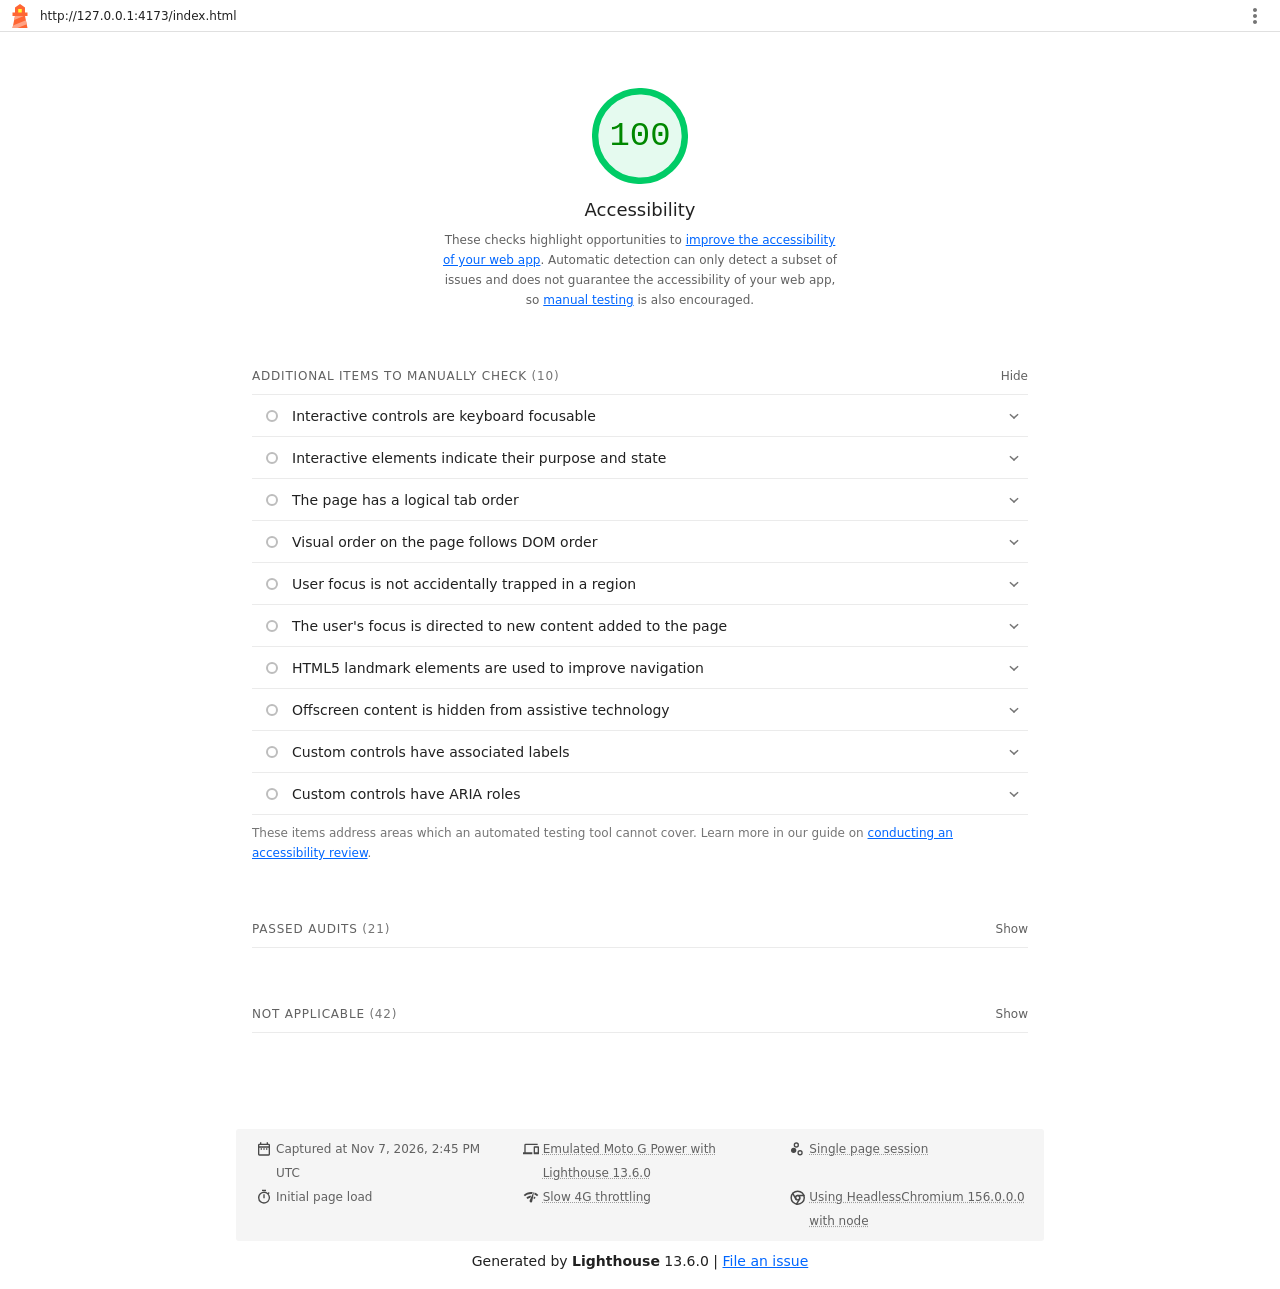
<file: lighthouse/index-accessibility.html>
<!--
@license
Copyright 2018 Google LLC
SPDX-License-Identifier: Apache-2.0
-->
<!doctype html>
<html lang="en">
<head>
  <meta charset="utf-8">
  <meta name="viewport" content="width=device-width, initial-scale=1, minimum-scale=1">
  <link rel="icon" href='data:image/svg+xml;utf8,<svg fill="none" xmlns="http://www.w3.org/2000/svg" viewBox="0 0 48 48"><path d="m14 7 10-7 10 7v10h5v7h-5l5 24H9l5-24H9v-7h5V7Z" fill="%23F63"/><path d="M31.561 24H14l-1.689 8.105L31.561 24ZM18.983 48H9l1.022-4.907L35.723 32.27l1.663 7.98L18.983 48Z" fill="%23FFA385"/><path fill="%23FF3" d="M20.5 10h7v7h-7z"/></svg>'>
  <title>Lighthouse Report</title>
  <style>body {margin: 0}</style>
</head>
<body>
  <noscript>Lighthouse report requires JavaScript. Please enable.</noscript>

  <div id="lh-log"></div>

  <script>window.__LIGHTHOUSE_JSON__ = {"lighthouseVersion":"13.6.0","requestedUrl":"http://127.0.0.1:4173/index.html","mainDocumentUrl":"http://127.0.0.1:4173/index.html","finalDisplayedUrl":"http://127.0.0.1:4173/index.html","finalUrl":"http://127.0.0.1:4173/index.html","fetchTime":"2026-11-07T14:45:17.881Z","gatherMode":"navigation","runWarnings":[],"userAgent":"Mozilla/5.0 (Windows NT 10.0; Win64; x64) AppleWebKit/537.36 (KHTML, like Gecko) HeadlessChrome/156.0.0.0 Safari/537.36","environment":{"networkUserAgent":"Mozilla/5.0 (Linux; Android 11; moto g power (2022)) AppleWebKit/537.36 (KHTML, like Gecko) Chrome/156.0.0.0 Mobile Safari/537.36","hostUserAgent":"Mozilla/5.0 (Windows NT 10.0; Win64; x64) AppleWebKit/537.36 (KHTML, like Gecko) HeadlessChrome/156.0.0.0 Safari/537.36","benchmarkIndex":2663,"credits":{"axe-core":"4.14.0"}},"audits":{"accesskeys":{"id":"accesskeys","title":"`[accesskey]` values are unique","description":"Access keys let users quickly focus a part of the page. For proper navigation, each access key must be unique. [Learn more about access keys](https://dequeuniversity.com/rules/axe/4.14/accesskeys).","score":null,"scoreDisplayMode":"notApplicable"},"aria-allowed-attr":{"id":"aria-allowed-attr","title":"`[aria-*]` attributes match their roles","description":"Each ARIA `role` supports a specific subset of `aria-*` attributes. Mismatching these invalidates the `aria-*` attributes. [Learn how to match ARIA attributes to their roles](https://dequeuniversity.com/rules/axe/4.14/aria-allowed-attr).","score":1,"scoreDisplayMode":"binary","details":{"type":"table","headings":[{"key":"node","valueType":"node","subItemsHeading":{"key":"relatedNode","valueType":"node"},"label":"Failing Elements"}],"items":[]}},"aria-allowed-role":{"id":"aria-allowed-role","title":"Uses ARIA roles only on compatible elements","description":"Many HTML elements can only be assigned certain ARIA roles. Using ARIA roles where they are not allowed can interfere with the accessibility of the web page. [Learn more about ARIA roles](https://dequeuniversity.com/rules/axe/4.14/aria-allowed-role).","score":null,"scoreDisplayMode":"notApplicable"},"aria-command-name":{"id":"aria-command-name","title":"`button`, `link`, and `menuitem` elements have accessible names","description":"When an element doesn't have an accessible name, screen readers announce it with a generic name, making it unusable for users who rely on screen readers. [Learn how to make command elements more accessible](https://dequeuniversity.com/rules/axe/4.14/aria-command-name).","score":null,"scoreDisplayMode":"notApplicable"},"aria-conditional-attr":{"id":"aria-conditional-attr","title":"ARIA attributes are used as specified for the element's role","description":"Some ARIA attributes are only allowed on an element under certain conditions. [Learn more about conditional ARIA attributes](https://dequeuniversity.com/rules/axe/4.14/aria-conditional-attr).","score":1,"scoreDisplayMode":"binary","details":{"type":"table","headings":[{"key":"node","valueType":"node","subItemsHeading":{"key":"relatedNode","valueType":"node"},"label":"Failing Elements"}],"items":[]}},"aria-deprecated-role":{"id":"aria-deprecated-role","title":"Deprecated ARIA roles were not used","description":"Deprecated ARIA roles may not be processed correctly by assistive technology. [Learn more about deprecated ARIA roles](https://dequeuniversity.com/rules/axe/4.14/aria-deprecated-role).","score":null,"scoreDisplayMode":"notApplicable"},"aria-dialog-name":{"id":"aria-dialog-name","title":"Elements with `role=\"dialog\"` or `role=\"alertdialog\"` have accessible names.","description":"ARIA dialog elements without accessible names may prevent screen readers users from discerning the purpose of these elements. [Learn how to make ARIA dialog elements more accessible](https://dequeuniversity.com/rules/axe/4.14/aria-dialog-name).","score":null,"scoreDisplayMode":"notApplicable"},"aria-hidden-body":{"id":"aria-hidden-body","title":"`[aria-hidden=\"true\"]` is not present on the document `\u003cbody>`","description":"Assistive technologies, like screen readers, work inconsistently when `aria-hidden=\"true\"` is set on the document `\u003cbody>`. [Learn how `aria-hidden` affects the document body](https://dequeuniversity.com/rules/axe/4.14/aria-hidden-body).","score":1,"scoreDisplayMode":"binary","details":{"type":"table","headings":[{"key":"node","valueType":"node","subItemsHeading":{"key":"relatedNode","valueType":"node"},"label":"Failing Elements"}],"items":[]}},"aria-hidden-focus":{"id":"aria-hidden-focus","title":"`[aria-hidden=\"true\"]` elements do not contain focusable descendents","description":"Focusable descendents within an `[aria-hidden=\"true\"]` element prevent those interactive elements from being available to users of assistive technologies like screen readers. [Learn how `aria-hidden` affects focusable elements](https://dequeuniversity.com/rules/axe/4.14/aria-hidden-focus).","score":null,"scoreDisplayMode":"notApplicable"},"aria-input-field-name":{"id":"aria-input-field-name","title":"ARIA input fields have accessible names","description":"When an input field doesn't have an accessible name, screen readers announce it with a generic name, making it unusable for users who rely on screen readers. [Learn more about input field labels](https://dequeuniversity.com/rules/axe/4.14/aria-input-field-name).","score":null,"scoreDisplayMode":"notApplicable"},"aria-meter-name":{"id":"aria-meter-name","title":"ARIA `meter` elements have accessible names","description":"When a meter element doesn't have an accessible name, screen readers announce it with a generic name, making it unusable for users who rely on screen readers. [Learn how to name `meter` elements](https://dequeuniversity.com/rules/axe/4.14/aria-meter-name).","score":null,"scoreDisplayMode":"notApplicable"},"aria-progressbar-name":{"id":"aria-progressbar-name","title":"ARIA `progressbar` elements have accessible names","description":"When a `progressbar` element doesn't have an accessible name, screen readers announce it with a generic name, making it unusable for users who rely on screen readers. [Learn how to label `progressbar` elements](https://dequeuniversity.com/rules/axe/4.14/aria-progressbar-name).","score":null,"scoreDisplayMode":"notApplicable"},"aria-prohibited-attr":{"id":"aria-prohibited-attr","title":"Elements use only permitted ARIA attributes","description":"Using ARIA attributes in roles where they are prohibited can mean that important information is not communicated to users of assistive technologies. [Learn more about prohibited ARIA roles](https://dequeuniversity.com/rules/axe/4.14/aria-prohibited-attr).","score":1,"scoreDisplayMode":"binary","details":{"type":"table","headings":[{"key":"node","valueType":"node","subItemsHeading":{"key":"relatedNode","valueType":"node"},"label":"Failing Elements"}],"items":[]}},"aria-required-attr":{"id":"aria-required-attr","title":"`[role]`s have all required `[aria-*]` attributes","description":"Some ARIA roles have required attributes that describe the state of the element to screen readers. [Learn more about roles and required attributes](https://dequeuniversity.com/rules/axe/4.14/aria-required-attr).","score":null,"scoreDisplayMode":"notApplicable"},"aria-required-children":{"id":"aria-required-children","title":"Elements with an ARIA `[role]` that require children to contain a specific `[role]` have all required children.","description":"Some ARIA parent roles must contain specific child roles to perform their intended accessibility functions. [Learn more about roles and required children elements](https://dequeuniversity.com/rules/axe/4.14/aria-required-children).","score":null,"scoreDisplayMode":"notApplicable"},"aria-required-parent":{"id":"aria-required-parent","title":"`[role]`s are contained by their required parent element","description":"Some ARIA child roles must be contained by specific parent roles to properly perform their intended accessibility functions. [Learn more about ARIA roles and required parent element](https://dequeuniversity.com/rules/axe/4.14/aria-required-parent).","score":null,"scoreDisplayMode":"notApplicable"},"aria-roles":{"id":"aria-roles","title":"`[role]` values are valid","description":"ARIA roles must have valid values in order to perform their intended accessibility functions. [Learn more about valid ARIA roles](https://dequeuniversity.com/rules/axe/4.14/aria-roles).","score":null,"scoreDisplayMode":"notApplicable"},"aria-text":{"id":"aria-text","title":"Elements with the `role=text` attribute do not have focusable descendents.","description":"Adding `role=text` around a text node split by markup enables VoiceOver to treat it as one phrase, but the element's focusable descendents will not be announced. [Learn more about the `role=text` attribute](https://dequeuniversity.com/rules/axe/4.14/aria-text).","score":null,"scoreDisplayMode":"notApplicable"},"aria-toggle-field-name":{"id":"aria-toggle-field-name","title":"ARIA toggle fields have accessible names","description":"When a toggle field doesn't have an accessible name, screen readers announce it with a generic name, making it unusable for users who rely on screen readers. [Learn more about toggle fields](https://dequeuniversity.com/rules/axe/4.14/aria-toggle-field-name).","score":null,"scoreDisplayMode":"notApplicable"},"aria-tooltip-name":{"id":"aria-tooltip-name","title":"ARIA `tooltip` elements have accessible names","description":"When a tooltip element doesn't have an accessible name, screen readers announce it with a generic name, making it unusable for users who rely on screen readers. [Learn how to name `tooltip` elements](https://dequeuniversity.com/rules/axe/4.14/aria-tooltip-name).","score":null,"scoreDisplayMode":"notApplicable"},"aria-treeitem-name":{"id":"aria-treeitem-name","title":"ARIA `treeitem` elements have accessible names","description":"When a `treeitem` element doesn't have an accessible name, screen readers announce it with a generic name, making it unusable for users who rely on screen readers. [Learn more about labeling `treeitem` elements](https://dequeuniversity.com/rules/axe/4.14/aria-treeitem-name).","score":null,"scoreDisplayMode":"notApplicable"},"aria-valid-attr-value":{"id":"aria-valid-attr-value","title":"`[aria-*]` attributes have valid values","description":"Assistive technologies, like screen readers, can't interpret ARIA attributes with invalid values. [Learn more about valid values for ARIA attributes](https://dequeuniversity.com/rules/axe/4.14/aria-valid-attr-value).","score":1,"scoreDisplayMode":"binary","details":{"type":"table","headings":[{"key":"node","valueType":"node","subItemsHeading":{"key":"relatedNode","valueType":"node"},"label":"Failing Elements"}],"items":[]}},"aria-valid-attr":{"id":"aria-valid-attr","title":"`[aria-*]` attributes are valid and not misspelled","description":"Assistive technologies, like screen readers, can't interpret ARIA attributes with invalid names. [Learn more about valid ARIA attributes](https://dequeuniversity.com/rules/axe/4.14/aria-valid-attr).","score":1,"scoreDisplayMode":"binary","details":{"type":"table","headings":[{"key":"node","valueType":"node","subItemsHeading":{"key":"relatedNode","valueType":"node"},"label":"Failing Elements"}],"items":[]}},"button-name":{"id":"button-name","title":"Buttons have an accessible name","description":"When a button doesn't have an accessible name, screen readers announce it as \"button\", making it unusable for users who rely on screen readers. [Learn how to make buttons more accessible](https://dequeuniversity.com/rules/axe/4.14/button-name).","score":1,"scoreDisplayMode":"binary","details":{"type":"table","headings":[{"key":"node","valueType":"node","subItemsHeading":{"key":"relatedNode","valueType":"node"},"label":"Failing Elements"}],"items":[]}},"bypass":{"id":"bypass","title":"The page contains a heading, skip link, or landmark region","description":"Adding ways to bypass repetitive content lets keyboard users navigate the page more efficiently. [Learn more about bypass blocks](https://dequeuniversity.com/rules/axe/4.14/bypass).","score":null,"scoreDisplayMode":"notApplicable"},"color-contrast":{"id":"color-contrast","title":"Background and foreground colors have a sufficient contrast ratio","description":"Low-contrast text is difficult or impossible for many users to read. [Learn how to provide sufficient color contrast](https://dequeuniversity.com/rules/axe/4.14/color-contrast).","score":1,"scoreDisplayMode":"binary","details":{"type":"table","headings":[{"key":"node","valueType":"node","subItemsHeading":{"key":"relatedNode","valueType":"node"},"label":"Failing Elements"}],"items":[]}},"definition-list":{"id":"definition-list","title":"`\u003cdl>`'s contain only properly-ordered `\u003cdt>` and `\u003cdd>` groups, `\u003cscript>`, `\u003ctemplate>` or `\u003cdiv>` elements.","description":"When definition lists are not properly marked up, screen readers may produce confusing or inaccurate output. [Learn how to structure definition lists correctly](https://dequeuniversity.com/rules/axe/4.14/definition-list).","score":null,"scoreDisplayMode":"notApplicable"},"dlitem":{"id":"dlitem","title":"Definition list items are wrapped in `\u003cdl>` elements","description":"Definition list items (`\u003cdt>` and `\u003cdd>`) must be wrapped in a parent `\u003cdl>` element to ensure that screen readers can properly announce them. [Learn how to structure definition lists correctly](https://dequeuniversity.com/rules/axe/4.14/dlitem).","score":null,"scoreDisplayMode":"notApplicable"},"document-title":{"id":"document-title","title":"Document has a `\u003ctitle>` element","description":"The title gives screen reader users an overview of the page, and search engine users rely on it heavily to determine if a page is relevant to their search. [Learn more about document titles](https://dequeuniversity.com/rules/axe/4.14/document-title).","score":1,"scoreDisplayMode":"binary","details":{"type":"table","headings":[{"key":"node","valueType":"node","subItemsHeading":{"key":"relatedNode","valueType":"node"},"label":"Failing Elements"}],"items":[]}},"duplicate-id-aria":{"id":"duplicate-id-aria","title":"ARIA IDs are unique","description":"The value of an ARIA ID must be unique to prevent other instances from being overlooked by assistive technologies. [Learn how to fix duplicate ARIA IDs](https://dequeuniversity.com/rules/axe/4.14/duplicate-id-aria).","score":null,"scoreDisplayMode":"notApplicable"},"empty-heading":{"id":"empty-heading","title":"All heading elements contain content.","description":"A heading with no content or inaccessible text prevent screen reader users from accessing information on the page's structure. [Learn more about headings](https://dequeuniversity.com/rules/axe/4.14/empty-heading).","score":null,"scoreDisplayMode":"notApplicable"},"form-field-multiple-labels":{"id":"form-field-multiple-labels","title":"No form fields have multiple labels","description":"Form fields with multiple labels can be confusingly announced by assistive technologies like screen readers which use either the first, the last, or all of the labels. [Learn how to use form labels](https://dequeuniversity.com/rules/axe/4.14/form-field-multiple-labels).","score":null,"scoreDisplayMode":"notApplicable"},"frame-title":{"id":"frame-title","title":"`\u003cframe>` or `\u003ciframe>` elements have a title","description":"Screen reader users rely on frame titles to describe the contents of frames. [Learn more about frame titles](https://dequeuniversity.com/rules/axe/4.14/frame-title).","score":null,"scoreDisplayMode":"notApplicable"},"heading-order":{"id":"heading-order","title":"Heading elements appear in a sequentially-descending order","description":"Properly ordered headings that do not skip levels convey the semantic structure of the page, making it easier to navigate and understand when using assistive technologies. [Learn more about heading order](https://dequeuniversity.com/rules/axe/4.14/heading-order).","score":1,"scoreDisplayMode":"binary","details":{"type":"table","headings":[{"key":"node","valueType":"node","subItemsHeading":{"key":"relatedNode","valueType":"node"},"label":"Failing Elements"}],"items":[]}},"html-has-lang":{"id":"html-has-lang","title":"`\u003chtml>` element has a `[lang]` attribute","description":"If a page doesn't specify a `lang` attribute, a screen reader assumes that the page is in the default language that the user chose when setting up the screen reader. If the page isn't actually in the default language, then the screen reader might not announce the page's text correctly. [Learn more about the `lang` attribute](https://dequeuniversity.com/rules/axe/4.14/html-has-lang).","score":1,"scoreDisplayMode":"binary","details":{"type":"table","headings":[{"key":"node","valueType":"node","subItemsHeading":{"key":"relatedNode","valueType":"node"},"label":"Failing Elements"}],"items":[]}},"html-lang-valid":{"id":"html-lang-valid","title":"`\u003chtml>` element has a valid value for its `[lang]` attribute","description":"Specifying a valid [BCP 47 language](https://www.w3.org/International/questions/qa-choosing-language-tags#question) helps screen readers announce text properly. [Learn how to use the `lang` attribute](https://dequeuniversity.com/rules/axe/4.14/html-lang-valid).","score":1,"scoreDisplayMode":"binary","details":{"type":"table","headings":[{"key":"node","valueType":"node","subItemsHeading":{"key":"relatedNode","valueType":"node"},"label":"Failing Elements"}],"items":[]}},"html-xml-lang-mismatch":{"id":"html-xml-lang-mismatch","title":"`\u003chtml>` element has an `[xml:lang]` attribute with the same base language as the `[lang]` attribute.","description":"If the webpage does not specify a consistent language, then the screen reader might not announce the page's text correctly. [Learn more about the `lang` attribute](https://dequeuniversity.com/rules/axe/4.14/html-xml-lang-mismatch).","score":null,"scoreDisplayMode":"notApplicable"},"identical-links-same-purpose":{"id":"identical-links-same-purpose","title":"Identical links have the same purpose.","description":"Links with the same destination should have the same description, to help users understand the link's purpose and decide whether to follow it. [Learn more about identical links](https://dequeuniversity.com/rules/axe/4.14/identical-links-same-purpose).","score":null,"scoreDisplayMode":"notApplicable"},"image-alt":{"id":"image-alt","title":"Image elements have `[alt]` attributes","description":"Informative elements should aim for short, descriptive alternate text. Decorative elements can be ignored with an empty alt attribute. [Learn more about the `alt` attribute](https://dequeuniversity.com/rules/axe/4.14/image-alt).","score":1,"scoreDisplayMode":"binary","details":{"type":"table","headings":[{"key":"node","valueType":"node","subItemsHeading":{"key":"relatedNode","valueType":"node"},"label":"Failing Elements"}],"items":[]}},"image-redundant-alt":{"id":"image-redundant-alt","title":"Image elements do not have `[alt]` attributes that are redundant text.","description":"Informative elements should aim for short, descriptive alternative text. Alternative text that is exactly the same as the text adjacent to the link or image is potentially confusing for screen reader users, because the text will be read twice. [Learn more about the `alt` attribute](https://dequeuniversity.com/rules/axe/4.14/image-redundant-alt).","score":null,"scoreDisplayMode":"notApplicable"},"input-button-name":{"id":"input-button-name","title":"Input buttons have discernible text.","description":"Adding discernable and accessible text to input buttons may help screen reader users understand the purpose of the input button. [Learn more about input buttons](https://dequeuniversity.com/rules/axe/4.14/input-button-name).","score":null,"scoreDisplayMode":"notApplicable"},"input-image-alt":{"id":"input-image-alt","title":"`\u003cinput type=\"image\">` elements have `[alt]` text","description":"When an image is being used as an `\u003cinput>` button, providing alternative text can help screen reader users understand the purpose of the button. [Learn about input image alt text](https://dequeuniversity.com/rules/axe/4.14/input-image-alt).","score":null,"scoreDisplayMode":"notApplicable"},"label-content-name-mismatch":{"id":"label-content-name-mismatch","title":"Elements with visible text labels have matching accessible names.","description":"Visible text labels that do not match the accessible name can result in a confusing experience for screen reader users. [Learn more about accessible names](https://dequeuniversity.com/rules/axe/4.14/label-content-name-mismatch).","score":null,"scoreDisplayMode":"notApplicable"},"label":{"id":"label","title":"Form elements have associated labels","description":"Labels ensure that form controls are announced properly by assistive technologies, like screen readers. [Learn more about form element labels](https://dequeuniversity.com/rules/axe/4.14/label).","score":null,"scoreDisplayMode":"notApplicable"},"landmark-one-main":{"id":"landmark-one-main","title":"Document has a main landmark.","description":"One main landmark helps screen reader users navigate a web page. [Learn more about landmarks](https://dequeuniversity.com/rules/axe/4.14/landmark-one-main).","score":1,"scoreDisplayMode":"binary","details":{"type":"table","headings":[{"key":"node","valueType":"node","subItemsHeading":{"key":"relatedNode","valueType":"node"},"label":"Failing Elements"}],"items":[]}},"link-name":{"id":"link-name","title":"Links have a discernible name","description":"Link text (and alternate text for images, when used as links) that is discernible, unique, and focusable improves the navigation experience for screen reader users. [Learn how to make links accessible](https://dequeuniversity.com/rules/axe/4.14/link-name).","score":1,"scoreDisplayMode":"binary","details":{"type":"table","headings":[{"key":"node","valueType":"node","subItemsHeading":{"key":"relatedNode","valueType":"node"},"label":"Failing Elements"}],"items":[]}},"link-in-text-block":{"id":"link-in-text-block","title":"Links are distinguishable without relying on color.","description":"Low-contrast text is difficult or impossible for many users to read. Link text that is discernible improves the experience for users with low vision. [Learn how to make links distinguishable](https://dequeuniversity.com/rules/axe/4.14/link-in-text-block).","score":null,"scoreDisplayMode":"notApplicable"},"list":{"id":"list","title":"Lists contain only `\u003cli>` elements and script supporting elements (`\u003cscript>` and `\u003ctemplate>`).","description":"Screen readers have a specific way of announcing lists. Ensuring proper list structure aids screen reader output. [Learn more about proper list structure](https://dequeuniversity.com/rules/axe/4.14/list).","score":1,"scoreDisplayMode":"binary","details":{"type":"table","headings":[{"key":"node","valueType":"node","subItemsHeading":{"key":"relatedNode","valueType":"node"},"label":"Failing Elements"}],"items":[]}},"listitem":{"id":"listitem","title":"List items (`\u003cli>`) are contained within `\u003cul>`, `\u003col>` or `\u003cmenu>` parent elements","description":"Screen readers require list items (`\u003cli>`) to be contained within a parent `\u003cul>`, `\u003col>` or `\u003cmenu>` to be announced properly. [Learn more about proper list structure](https://dequeuniversity.com/rules/axe/4.14/listitem).","score":1,"scoreDisplayMode":"binary","details":{"type":"table","headings":[{"key":"node","valueType":"node","subItemsHeading":{"key":"relatedNode","valueType":"node"},"label":"Failing Elements"}],"items":[]}},"meta-refresh":{"id":"meta-refresh","title":"The document does not use `\u003cmeta http-equiv=\"refresh\">`","description":"Users do not expect a page to refresh automatically, and doing so will move focus back to the top of the page. This may create a frustrating or confusing experience. [Learn more about the refresh meta tag](https://dequeuniversity.com/rules/axe/4.14/meta-refresh).","score":null,"scoreDisplayMode":"notApplicable"},"meta-viewport":{"id":"meta-viewport","title":"`[user-scalable=\"no\"]` is not used in the `\u003cmeta name=\"viewport\">` element and the `[maximum-scale]` attribute is not less than 5.","description":"Disabling zooming is problematic for users with low vision who rely on screen magnification to properly see the contents of a web page. [Learn more about the viewport meta tag](https://dequeuniversity.com/rules/axe/4.14/meta-viewport).","score":1,"scoreDisplayMode":"binary","details":{"type":"table","headings":[{"key":"node","valueType":"node","subItemsHeading":{"key":"relatedNode","valueType":"node"},"label":"Failing Elements"}],"items":[]}},"object-alt":{"id":"object-alt","title":"`\u003cobject>` elements have alternate text","description":"Screen readers cannot translate non-text content. Adding alternate text to `\u003cobject>` elements helps screen readers convey meaning to users. [Learn more about alt text for `object` elements](https://dequeuniversity.com/rules/axe/4.14/object-alt).","score":null,"scoreDisplayMode":"notApplicable"},"select-name":{"id":"select-name","title":"Select elements have associated label elements.","description":"Form elements without effective labels can create frustrating experiences for screen reader users. [Learn more about the `select` element](https://dequeuniversity.com/rules/axe/4.14/select-name).","score":null,"scoreDisplayMode":"notApplicable"},"skip-link":{"id":"skip-link","title":"Skip links are focusable.","description":"Including a skip link can help users skip to the main content to save time. [Learn more about skip links](https://dequeuniversity.com/rules/axe/4.14/skip-link).","score":1,"scoreDisplayMode":"binary","details":{"type":"table","headings":[{"key":"node","valueType":"node","subItemsHeading":{"key":"relatedNode","valueType":"node"},"label":"Failing Elements"}],"items":[]}},"tabindex":{"id":"tabindex","title":"No element has a `[tabindex]` value greater than 0","description":"A value greater than 0 implies an explicit navigation ordering. Although technically valid, this often creates frustrating experiences for users who rely on assistive technologies. [Learn more about the `tabindex` attribute](https://dequeuniversity.com/rules/axe/4.14/tabindex).","score":1,"scoreDisplayMode":"binary","details":{"type":"table","headings":[{"key":"node","valueType":"node","subItemsHeading":{"key":"relatedNode","valueType":"node"},"label":"Failing Elements"}],"items":[]}},"table-duplicate-name":{"id":"table-duplicate-name","title":"Tables have different content in the summary attribute and `\u003ccaption>`.","description":"The summary attribute should describe the table structure, while `\u003ccaption>` should have the onscreen title. Accurate table mark-up helps users of screen readers. [Learn more about summary and caption](https://dequeuniversity.com/rules/axe/4.14/table-duplicate-name).","score":null,"scoreDisplayMode":"notApplicable"},"table-fake-caption":{"id":"table-fake-caption","title":"Tables use `\u003ccaption>` instead of cells with the `[colspan]` attribute to indicate a caption.","description":"Screen readers have features to make navigating tables easier. Ensuring that tables use the actual caption element instead of cells with the `[colspan]` attribute may improve the experience for screen reader users. [Learn more about captions](https://dequeuniversity.com/rules/axe/4.14/table-fake-caption).","score":null,"scoreDisplayMode":"notApplicable"},"target-size":{"id":"target-size","title":"Touch targets have sufficient size and spacing.","description":"Touch targets with sufficient size and spacing help users who may have difficulty targeting small controls to activate the targets. [Learn more about touch targets](https://dequeuniversity.com/rules/axe/4.14/target-size).","score":1,"scoreDisplayMode":"binary","details":{"type":"table","headings":[{"key":"node","valueType":"node","subItemsHeading":{"key":"relatedNode","valueType":"node"},"label":"Failing Elements"}],"items":[]}},"td-has-header":{"id":"td-has-header","title":"`\u003ctd>` elements in a large `\u003ctable>` have one or more table headers.","description":"Screen readers have features to make navigating tables easier. Ensuring that `\u003ctd>` elements in a large table (3 or more cells in width and height) have an associated table header may improve the experience for screen reader users. [Learn more about table headers](https://dequeuniversity.com/rules/axe/4.14/td-has-header).","score":null,"scoreDisplayMode":"notApplicable"},"td-headers-attr":{"id":"td-headers-attr","title":"Cells in a `\u003ctable>` element that use the `[headers]` attribute refer to table cells within the same table.","description":"Screen readers have features to make navigating tables easier. Ensuring `\u003ctd>` cells using the `[headers]` attribute only refer to other cells in the same table may improve the experience for screen reader users. [Learn more about the `headers` attribute](https://dequeuniversity.com/rules/axe/4.14/td-headers-attr).","score":null,"scoreDisplayMode":"notApplicable"},"th-has-data-cells":{"id":"th-has-data-cells","title":"`\u003cth>` elements and elements with `[role=\"columnheader\"/\"rowheader\"]` have data cells they describe.","description":"Screen readers have features to make navigating tables easier. Ensuring table headers always refer to some set of cells may improve the experience for screen reader users. [Learn more about table headers](https://dequeuniversity.com/rules/axe/4.14/th-has-data-cells).","score":null,"scoreDisplayMode":"notApplicable"},"valid-lang":{"id":"valid-lang","title":"`[lang]` attributes have a valid value","description":"Specifying a valid [BCP 47 language](https://www.w3.org/International/questions/qa-choosing-language-tags#question) on elements helps ensure that text is pronounced correctly by a screen reader. [Learn how to use the `lang` attribute](https://dequeuniversity.com/rules/axe/4.14/valid-lang).","score":null,"scoreDisplayMode":"notApplicable"},"video-caption":{"id":"video-caption","title":"`\u003cvideo>` elements contain a `\u003ctrack>` element with `[kind=\"captions\"]`","description":"When a video provides a caption it is easier for deaf and hearing impaired users to access its information. [Learn more about video captions](https://dequeuniversity.com/rules/axe/4.14/video-caption).","score":null,"scoreDisplayMode":"notApplicable"},"custom-controls-labels":{"id":"custom-controls-labels","title":"Custom controls have associated labels","description":"Custom interactive controls have associated labels, provided by aria-label or aria-labelledby. [Learn more about custom controls and labels](https://developer.chrome.com/docs/lighthouse/accessibility/custom-controls-labels/).","score":null,"scoreDisplayMode":"manual"},"custom-controls-roles":{"id":"custom-controls-roles","title":"Custom controls have ARIA roles","description":"Custom interactive controls have appropriate ARIA roles. [Learn how to add roles to custom controls](https://developer.chrome.com/docs/lighthouse/accessibility/custom-control-roles/).","score":null,"scoreDisplayMode":"manual"},"focus-traps":{"id":"focus-traps","title":"User focus is not accidentally trapped in a region","description":"A user can tab into and out of any control or region without accidentally trapping their focus. [Learn how to avoid focus traps](https://developer.chrome.com/docs/lighthouse/accessibility/focus-traps/).","score":null,"scoreDisplayMode":"manual"},"focusable-controls":{"id":"focusable-controls","title":"Interactive controls are keyboard focusable","description":"Custom interactive controls are keyboard focusable and display a focus indicator. [Learn how to make custom controls focusable](https://developer.chrome.com/docs/lighthouse/accessibility/focusable-controls/).","score":null,"scoreDisplayMode":"manual"},"interactive-element-affordance":{"id":"interactive-element-affordance","title":"Interactive elements indicate their purpose and state","description":"Interactive elements, such as links and buttons, should indicate their state and be distinguishable from non-interactive elements. [Learn how to decorate interactive elements with affordance hints](https://developer.chrome.com/docs/lighthouse/accessibility/interactive-element-affordance/).","score":null,"scoreDisplayMode":"manual"},"logical-tab-order":{"id":"logical-tab-order","title":"The page has a logical tab order","description":"Tabbing through the page follows the visual layout. Users cannot focus elements that are offscreen. [Learn more about logical tab ordering](https://developer.chrome.com/docs/lighthouse/accessibility/logical-tab-order/).","score":null,"scoreDisplayMode":"manual"},"managed-focus":{"id":"managed-focus","title":"The user's focus is directed to new content added to the page","description":"If new content, such as a dialog, is added to the page, the user's focus is directed to it. [Learn how to direct focus to new content](https://developer.chrome.com/docs/lighthouse/accessibility/managed-focus/).","score":null,"scoreDisplayMode":"manual"},"offscreen-content-hidden":{"id":"offscreen-content-hidden","title":"Offscreen content is hidden from assistive technology","description":"Offscreen content is hidden with display: none or aria-hidden=true. [Learn how to properly hide offscreen content](https://developer.chrome.com/docs/lighthouse/accessibility/offscreen-content-hidden/).","score":null,"scoreDisplayMode":"manual"},"use-landmarks":{"id":"use-landmarks","title":"HTML5 landmark elements are used to improve navigation","description":"Landmark elements (`\u003cmain>`, `\u003cnav>`, etc.) are used to improve the keyboard navigation of the page for assistive technology. [Learn more about landmark elements](https://developer.chrome.com/docs/lighthouse/accessibility/use-landmarks/).","score":null,"scoreDisplayMode":"manual"},"visual-order-follows-dom":{"id":"visual-order-follows-dom","title":"Visual order on the page follows DOM order","description":"DOM order matches the visual order, improving navigation for assistive technology. [Learn more about DOM and visual ordering](https://developer.chrome.com/docs/lighthouse/accessibility/visual-order-follows-dom/).","score":null,"scoreDisplayMode":"manual"},"autocomplete-valid":{"id":"autocomplete-valid","title":"`autocomplete` attributes are used correctly","description":"The `autocomplete` attribute values must be valid and correctly applied for screen readers to function correctly. [Learn more about valid autocomplete values](https://dequeuniversity.com/rules/axe/4.14/autocomplete-valid).","score":null,"scoreDisplayMode":"notApplicable"},"presentation-role-conflict":{"id":"presentation-role-conflict","title":"Elements with `role=\"none\"` or `role=\"presentation\"` do not have conflicts","description":"There are certain cases where the semantic role of an element with `role=\"none\"` or `role=\"presentation\"` does not resolve to none or presentation. To ensure the element remains removed from the accessibility tree, you should not add any global ARIA attributes to the element or make it focusable. [Learn more about presentation role conflict](https://dequeuniversity.com/rules/axe/4.14/presentation-role-conflict).","score":null,"scoreDisplayMode":"notApplicable"},"svg-img-alt":{"id":"svg-img-alt","title":"SVG elements with an `img` role have an accessible text alternative","description":"Ensures SVG elements with an `img`, `graphics-document` or `graphics-symbol` role have an accessible text alternative. [Learn more about SVG alt text](https://dequeuniversity.com/rules/axe/4.14/svg-img-alt).","score":null,"scoreDisplayMode":"notApplicable"}},"configSettings":{"output":"html","maxWaitForFcp":30000,"maxWaitForLoad":45000,"pauseAfterFcpMs":1000,"pauseAfterLoadMs":1000,"networkQuietThresholdMs":1000,"cpuQuietThresholdMs":1000,"formFactor":"mobile","throttling":{"rttMs":150,"throughputKbps":1638.4,"requestLatencyMs":562.5,"downloadThroughputKbps":1474.5600000000002,"uploadThroughputKbps":675,"cpuSlowdownMultiplier":4},"throttlingMethod":"simulate","screenEmulation":{"mobile":true,"width":412,"height":823,"deviceScaleFactor":1.75,"disabled":false},"emulatedUserAgent":"Mozilla/5.0 (Linux; Android 11; moto g power (2022)) AppleWebKit/537.36 (KHTML, like Gecko) Chrome/136.0.0.0 Mobile Safari/537.36","auditMode":false,"gatherMode":false,"clearStorageTypes":["file_systems","shader_cache","service_workers","cache_storage"],"disableStorageReset":false,"debugNavigation":false,"channel":"node","usePassiveGathering":false,"disableFullPageScreenshot":false,"skipAboutBlank":false,"blankPage":"about:blank","ignoreStatusCode":false,"locale":"en-US","blockedUrlPatterns":null,"additionalTraceCategories":null,"extraHeaders":null,"precomputedLanternData":null,"onlyAudits":null,"onlyCategories":["accessibility"],"skipAudits":null},"categories":{"accessibility":{"title":"Accessibility","description":"These checks highlight opportunities to [improve the accessibility of your web app](https://developer.chrome.com/docs/lighthouse/accessibility/). Automatic detection can only detect a subset of issues and does not guarantee the accessibility of your web app, so [manual testing](https://web.dev/articles/how-to-review) is also encouraged.","manualDescription":"These items address areas which an automated testing tool cannot cover. Learn more in our guide on [conducting an accessibility review](https://web.dev/articles/how-to-review).","supportedModes":["navigation","snapshot"],"auditRefs":[{"id":"accesskeys","weight":0,"group":"a11y-navigation"},{"id":"aria-allowed-attr","weight":10,"group":"a11y-aria"},{"id":"aria-command-name","weight":0,"group":"a11y-aria"},{"id":"aria-conditional-attr","weight":7,"group":"a11y-aria"},{"id":"aria-deprecated-role","weight":0,"group":"a11y-aria"},{"id":"aria-dialog-name","weight":0,"group":"a11y-aria"},{"id":"aria-hidden-body","weight":10,"group":"a11y-aria"},{"id":"aria-hidden-focus","weight":0,"group":"a11y-aria"},{"id":"aria-input-field-name","weight":0,"group":"a11y-aria"},{"id":"aria-meter-name","weight":0,"group":"a11y-aria"},{"id":"aria-progressbar-name","weight":0,"group":"a11y-aria"},{"id":"aria-prohibited-attr","weight":7,"group":"a11y-aria"},{"id":"aria-required-attr","weight":0,"group":"a11y-aria"},{"id":"aria-required-children","weight":0,"group":"a11y-aria"},{"id":"aria-required-parent","weight":0,"group":"a11y-aria"},{"id":"aria-roles","weight":0,"group":"a11y-aria"},{"id":"aria-text","weight":0,"group":"a11y-aria"},{"id":"aria-toggle-field-name","weight":0,"group":"a11y-aria"},{"id":"aria-tooltip-name","weight":0,"group":"a11y-aria"},{"id":"aria-treeitem-name","weight":0,"group":"a11y-aria"},{"id":"aria-valid-attr-value","weight":10,"group":"a11y-aria"},{"id":"aria-valid-attr","weight":10,"group":"a11y-aria"},{"id":"button-name","weight":10,"group":"a11y-names-labels"},{"id":"bypass","weight":0,"group":"a11y-navigation"},{"id":"color-contrast","weight":7,"group":"a11y-color-contrast"},{"id":"definition-list","weight":0,"group":"a11y-tables-lists"},{"id":"dlitem","weight":0,"group":"a11y-tables-lists"},{"id":"document-title","weight":7,"group":"a11y-names-labels"},{"id":"duplicate-id-aria","weight":0,"group":"a11y-aria"},{"id":"form-field-multiple-labels","weight":0,"group":"a11y-names-labels"},{"id":"frame-title","weight":0,"group":"a11y-names-labels"},{"id":"heading-order","weight":3,"group":"a11y-navigation"},{"id":"html-has-lang","weight":7,"group":"a11y-language"},{"id":"html-lang-valid","weight":7,"group":"a11y-language"},{"id":"html-xml-lang-mismatch","weight":0,"group":"a11y-language"},{"id":"image-alt","weight":10,"group":"a11y-names-labels"},{"id":"input-button-name","weight":0,"group":"a11y-names-labels"},{"id":"input-image-alt","weight":0,"group":"a11y-names-labels"},{"id":"label","weight":0,"group":"a11y-names-labels"},{"id":"link-in-text-block","weight":0,"group":"a11y-color-contrast"},{"id":"link-name","weight":7,"group":"a11y-names-labels"},{"id":"list","weight":7,"group":"a11y-tables-lists"},{"id":"listitem","weight":7,"group":"a11y-tables-lists"},{"id":"meta-refresh","weight":0,"group":"a11y-best-practices"},{"id":"meta-viewport","weight":10,"group":"a11y-best-practices"},{"id":"object-alt","weight":0,"group":"a11y-names-labels"},{"id":"select-name","weight":0,"group":"a11y-names-labels"},{"id":"skip-link","weight":3,"group":"a11y-names-labels"},{"id":"tabindex","weight":7,"group":"a11y-navigation"},{"id":"target-size","weight":7,"group":"a11y-best-practices"},{"id":"td-headers-attr","weight":0,"group":"a11y-tables-lists"},{"id":"th-has-data-cells","weight":0,"group":"a11y-tables-lists"},{"id":"valid-lang","weight":0,"group":"a11y-language"},{"id":"video-caption","weight":0,"group":"a11y-audio-video"},{"id":"landmark-one-main","weight":3,"group":"a11y-best-practices"},{"id":"autocomplete-valid","weight":0,"group":"a11y-best-practices"},{"id":"presentation-role-conflict","weight":0,"group":"a11y-best-practices"},{"id":"svg-img-alt","weight":0,"group":"a11y-best-practices"},{"id":"focusable-controls","weight":0},{"id":"interactive-element-affordance","weight":0},{"id":"logical-tab-order","weight":0},{"id":"visual-order-follows-dom","weight":0},{"id":"focus-traps","weight":0},{"id":"managed-focus","weight":0},{"id":"use-landmarks","weight":0},{"id":"offscreen-content-hidden","weight":0},{"id":"custom-controls-labels","weight":0},{"id":"custom-controls-roles","weight":0},{"id":"table-duplicate-name","weight":0,"group":"a11y-best-practices"},{"id":"empty-heading","weight":0,"group":"a11y-best-practices"},{"id":"aria-allowed-role","weight":0,"group":"a11y-best-practices"},{"id":"image-redundant-alt","weight":0,"group":"a11y-names-labels"},{"id":"identical-links-same-purpose","weight":0,"group":"a11y-best-practices"},{"id":"label-content-name-mismatch","weight":0,"group":"hidden"},{"id":"table-fake-caption","weight":0,"group":"hidden"},{"id":"td-has-header","weight":0,"group":"hidden"}],"id":"accessibility","score":1}},"categoryGroups":{"metrics":{"title":"Metrics"},"insights":{"title":"Insights","description":"These insights are also available in the Chrome DevTools Performance Panel - [record a trace](https://developer.chrome.com/docs/devtools/performance/reference) to view more detailed information."},"diagnostics":{"title":"Diagnostics","description":"More information about the performance of your application. These numbers don't [directly affect](https://developer.chrome.com/docs/lighthouse/performance/performance-scoring/) the Performance score."},"a11y-best-practices":{"title":"Best practices","description":"These items highlight common accessibility best practices."},"a11y-color-contrast":{"title":"Contrast","description":"These are opportunities to improve the legibility of your content."},"a11y-names-labels":{"title":"Names and labels","description":"These are opportunities to improve the semantics of the controls in your application. This may enhance the experience for users of assistive technology, like a screen reader."},"a11y-navigation":{"title":"Navigation","description":"These are opportunities to improve keyboard navigation in your application."},"a11y-aria":{"title":"ARIA","description":"These are opportunities to improve the usage of ARIA in your application which may enhance the experience for users of assistive technology, like a screen reader."},"a11y-language":{"title":"Internationalization and localization","description":"These are opportunities to improve the interpretation of your content by users in different locales."},"a11y-audio-video":{"title":"Audio and video","description":"These are opportunities to provide alternative content for audio and video. This may improve the experience for users with hearing or vision impairments."},"a11y-tables-lists":{"title":"Tables and lists","description":"These are opportunities to improve the experience of reading tabular or list data using assistive technology, like a screen reader."},"seo-mobile":{"title":"Mobile Friendly","description":"Make sure your pages are mobile friendly so users don’t have to pinch or zoom in order to read the content pages. [Learn how to make pages mobile-friendly](https://developers.google.com/search/mobile-sites/)."},"seo-content":{"title":"Content Best Practices","description":"Format your HTML in a way that enables crawlers to better understand your app’s content."},"seo-crawl":{"title":"Crawling and Indexing","description":"To appear in search results, crawlers need access to your app."},"best-practices-trust-safety":{"title":"Trust and Safety"},"best-practices-ux":{"title":"User Experience"},"best-practices-browser-compat":{"title":"Browser Compatibility"},"best-practices-general":{"title":"General"},"webmcp":{"title":"WebMCP","description":"Audits validating WebMCP integration."},"agent-accessibility":{"title":"Agent Accessibility","description":"These audits highlight best practices for improving the accessibility of the website for AI agents."},"agent-discoverability":{"title":"Agent Discoverability","description":"These audits validate that websites expose discoverable resources, documentation, and catalogs for AI agents."},"hidden":{"title":""}},"stackPacks":[],"entities":[{"name":"127.0.0.1","origins":["http://127.0.0.1:4173"],"isFirstParty":true,"isUnrecognized":true}],"fullPageScreenshot":{"screenshot":{"data":"[data-uri]","width":412,"height":3460},"nodes":{}},"timing":{"entries":[{"startTime":1100.44,"name":"lh:config","duration":593.37,"entryType":"measure"},{"startTime":1102.03,"name":"lh:config:resolveArtifactsToDefns","duration":76.67,"entryType":"measure"},{"startTime":1693.91,"name":"lh:runner:gather","duration":5214.36,"entryType":"measure"},{"startTime":1763.51,"name":"lh:driver:connect","duration":4.92,"entryType":"measure"},{"startTime":1768.65,"name":"lh:driver:navigate","duration":7.25,"entryType":"measure"},{"startTime":1776.18,"name":"lh:gather:getBenchmarkIndex","duration":1005.15,"entryType":"measure"},{"startTime":2781.49,"name":"lh:gather:getVersion","duration":0.78,"entryType":"measure"},{"startTime":2782.35,"name":"lh:gather:getDevicePixelRatio","duration":1.89,"entryType":"measure"},{"startTime":2785.48,"name":"lh:prepare:navigationMode","duration":80.61,"entryType":"measure"},{"startTime":2786.07,"name":"lh:gather:getVersion","duration":0.41,"entryType":"measure"},{"startTime":2799.44,"name":"lh:storage:clearDataForOrigin","duration":24.18,"entryType":"measure"},{"startTime":2823.77,"name":"lh:storage:clearBrowserCaches","duration":40.59,"entryType":"measure"},{"startTime":2865.14,"name":"lh:gather:prepareThrottlingAndNetwork","duration":0.93,"entryType":"measure"},{"startTime":2878.93,"name":"lh:driver:navigate","duration":2661.6,"entryType":"measure"},{"startTime":5542.26,"name":"lh:computed:NetworkRecords","duration":0.64,"entryType":"measure"},{"startTime":5543.19,"name":"lh:gather:getArtifact:DevtoolsLog","duration":0.02,"entryType":"measure"},{"startTime":5543.22,"name":"lh:gather:getArtifact:Accessibility","duration":220.81,"entryType":"measure"},{"startTime":5764.28,"name":"lh:gather:getArtifact:NetworkUserAgent","duration":0.1,"entryType":"measure"},{"startTime":5764.4,"name":"lh:gather:getArtifact:Stacks","duration":12.04,"entryType":"measure"},{"startTime":5764.52,"name":"lh:gather:collectStacks","duration":11.91,"entryType":"measure"},{"startTime":5776.46,"name":"lh:gather:getArtifact:FullPageScreenshot","duration":1115.77,"entryType":"measure"},{"startTime":6889.17,"name":"lh:gather:getVersion","duration":0.69,"entryType":"measure"},{"startTime":6908.67,"name":"lh:runner:audit","duration":199.87,"entryType":"measure"},{"startTime":6908.79,"name":"lh:runner:auditing","duration":199.23,"entryType":"measure"},{"startTime":6910.02,"name":"lh:audit:accesskeys","duration":1.65,"entryType":"measure"},{"startTime":6912.25,"name":"lh:audit:aria-allowed-attr","duration":4.79,"entryType":"measure"},{"startTime":6917.37,"name":"lh:audit:aria-allowed-role","duration":5.25,"entryType":"measure"},{"startTime":6922.89,"name":"lh:audit:aria-command-name","duration":1.14,"entryType":"measure"},{"startTime":6924.34,"name":"lh:audit:aria-conditional-attr","duration":2.52,"entryType":"measure"},{"startTime":6927.1,"name":"lh:audit:aria-deprecated-role","duration":0.57,"entryType":"measure"},{"startTime":6927.91,"name":"lh:audit:aria-dialog-name","duration":1.06,"entryType":"measure"},{"startTime":6929.22,"name":"lh:audit:aria-hidden-body","duration":2.33,"entryType":"measure"},{"startTime":6931.73,"name":"lh:audit:aria-hidden-focus","duration":0.84,"entryType":"measure"},{"startTime":6932.8,"name":"lh:audit:aria-input-field-name","duration":1.2,"entryType":"measure"},{"startTime":6934.26,"name":"lh:audit:aria-meter-name","duration":0.9,"entryType":"measure"},{"startTime":6935.33,"name":"lh:audit:aria-progressbar-name","duration":0.77,"entryType":"measure"},{"startTime":6936.26,"name":"lh:audit:aria-prohibited-attr","duration":3.08,"entryType":"measure"},{"startTime":6939.76,"name":"lh:audit:aria-required-attr","duration":2.13,"entryType":"measure"},{"startTime":6942.25,"name":"lh:audit:aria-required-children","duration":1.2,"entryType":"measure"},{"startTime":6943.94,"name":"lh:audit:aria-required-parent","duration":1.8,"entryType":"measure"},{"startTime":6945.99,"name":"lh:audit:aria-roles","duration":1.54,"entryType":"measure"},{"startTime":6947.86,"name":"lh:audit:aria-text","duration":2.98,"entryType":"measure"},{"startTime":6951.28,"name":"lh:audit:aria-toggle-field-name","duration":1.96,"entryType":"measure"},{"startTime":6953.43,"name":"lh:audit:aria-tooltip-name","duration":1.57,"entryType":"measure"},{"startTime":6955.27,"name":"lh:audit:aria-treeitem-name","duration":1.52,"entryType":"measure"},{"startTime":6957.05,"name":"lh:audit:aria-valid-attr-value","duration":3.61,"entryType":"measure"},{"startTime":6960.96,"name":"lh:audit:aria-valid-attr","duration":3.87,"entryType":"measure"},{"startTime":6965.12,"name":"lh:audit:button-name","duration":4.08,"entryType":"measure"},{"startTime":6969.44,"name":"lh:audit:bypass","duration":3.08,"entryType":"measure"},{"startTime":6972.89,"name":"lh:audit:color-contrast","duration":3.94,"entryType":"measure"},{"startTime":6977.13,"name":"lh:audit:definition-list","duration":2.31,"entryType":"measure"},{"startTime":6979.72,"name":"lh:audit:dlitem","duration":2.24,"entryType":"measure"},{"startTime":6982.27,"name":"lh:audit:document-title","duration":4.05,"entryType":"measure"},{"startTime":6986.63,"name":"lh:audit:duplicate-id-aria","duration":3.83,"entryType":"measure"},{"startTime":6990.76,"name":"lh:audit:empty-heading","duration":3.9,"entryType":"measure"},{"startTime":6994.94,"name":"lh:audit:form-field-multiple-labels","duration":2.33,"entryType":"measure"},{"startTime":6997.52,"name":"lh:audit:frame-title","duration":2.13,"entryType":"measure"},{"startTime":6999.92,"name":"lh:audit:heading-order","duration":3.7,"entryType":"measure"},{"startTime":7003.89,"name":"lh:audit:html-has-lang","duration":3.65,"entryType":"measure"},{"startTime":7007.79,"name":"lh:audit:html-lang-valid","duration":3.58,"entryType":"measure"},{"startTime":7011.61,"name":"lh:audit:html-xml-lang-mismatch","duration":2.11,"entryType":"measure"},{"startTime":7013.94,"name":"lh:audit:identical-links-same-purpose","duration":2.9,"entryType":"measure"},{"startTime":7017.06,"name":"lh:audit:image-alt","duration":3.53,"entryType":"measure"},{"startTime":7020.85,"name":"lh:audit:image-redundant-alt","duration":3.48,"entryType":"measure"},{"startTime":7024.56,"name":"lh:audit:input-button-name","duration":2.05,"entryType":"measure"},{"startTime":7026.87,"name":"lh:audit:input-image-alt","duration":2.29,"entryType":"measure"},{"startTime":7029.41,"name":"lh:audit:label-content-name-mismatch","duration":1.95,"entryType":"measure"},{"startTime":7031.53,"name":"lh:audit:label","duration":2.19,"entryType":"measure"},{"startTime":7033.99,"name":"lh:audit:landmark-one-main","duration":3.04,"entryType":"measure"},{"startTime":7037.25,"name":"lh:audit:link-name","duration":3.22,"entryType":"measure"},{"startTime":7040.71,"name":"lh:audit:link-in-text-block","duration":2.54,"entryType":"measure"},{"startTime":7043.5,"name":"lh:audit:list","duration":3.47,"entryType":"measure"},{"startTime":7047.2,"name":"lh:audit:listitem","duration":3.32,"entryType":"measure"},{"startTime":7050.75,"name":"lh:audit:meta-refresh","duration":2.48,"entryType":"measure"},{"startTime":7053.49,"name":"lh:audit:meta-viewport","duration":3.32,"entryType":"measure"},{"startTime":7057.04,"name":"lh:audit:object-alt","duration":2.49,"entryType":"measure"},{"startTime":7059.76,"name":"lh:audit:select-name","duration":2.33,"entryType":"measure"},{"startTime":7062.25,"name":"lh:audit:skip-link","duration":2.89,"entryType":"measure"},{"startTime":7077.8,"name":"lh:audit:tabindex","duration":2.04,"entryType":"measure"},{"startTime":7079.98,"name":"lh:audit:table-duplicate-name","duration":1.62,"entryType":"measure"},{"startTime":7081.75,"name":"lh:audit:table-fake-caption","duration":1.97,"entryType":"measure"},{"startTime":7083.86,"name":"lh:audit:target-size","duration":1.78,"entryType":"measure"},{"startTime":7085.78,"name":"lh:audit:td-has-header","duration":1.71,"entryType":"measure"},{"startTime":7087.92,"name":"lh:audit:td-headers-attr","duration":1.86,"entryType":"measure"},{"startTime":7089.92,"name":"lh:audit:th-has-data-cells","duration":2.29,"entryType":"measure"},{"startTime":7092.5,"name":"lh:audit:valid-lang","duration":3.24,"entryType":"measure"},{"startTime":7096,"name":"lh:audit:video-caption","duration":3.32,"entryType":"measure"},{"startTime":7099.34,"name":"lh:audit:custom-controls-labels","duration":0.13,"entryType":"measure"},{"startTime":7099.49,"name":"lh:audit:custom-controls-roles","duration":0.02,"entryType":"measure"},{"startTime":7099.51,"name":"lh:audit:focus-traps","duration":0.01,"entryType":"measure"},{"startTime":7099.53,"name":"lh:audit:focusable-controls","duration":0.01,"entryType":"measure"},{"startTime":7099.55,"name":"lh:audit:interactive-element-affordance","duration":0.01,"entryType":"measure"},{"startTime":7099.56,"name":"lh:audit:logical-tab-order","duration":0.01,"entryType":"measure"},{"startTime":7099.58,"name":"lh:audit:managed-focus","duration":0.01,"entryType":"measure"},{"startTime":7099.6,"name":"lh:audit:offscreen-content-hidden","duration":0.01,"entryType":"measure"},{"startTime":7099.62,"name":"lh:audit:use-landmarks","duration":0.01,"entryType":"measure"},{"startTime":7099.64,"name":"lh:audit:visual-order-follows-dom","duration":0.01,"entryType":"measure"},{"startTime":7099.92,"name":"lh:audit:autocomplete-valid","duration":1.88,"entryType":"measure"},{"startTime":7102.07,"name":"lh:audit:presentation-role-conflict","duration":2.89,"entryType":"measure"},{"startTime":7105.22,"name":"lh:audit:svg-img-alt","duration":2.8,"entryType":"measure"},{"startTime":7108.04,"name":"lh:runner:generate","duration":0.49,"entryType":"measure"},{"startTime":7108.94,"name":"lh:computed:EntityClassification","duration":1.25,"entryType":"measure"}],"total":5414.23},"i18n":{"rendererFormattedStrings":{"calculatorLink":"See calculator.","collapseView":"Collapse view","crcInitialNavigation":"Initial Navigation","crcLongestDurationLabel":"Maximum critical path latency:","dropdownCopyJSON":"Copy JSON","dropdownDarkTheme":"Toggle Dark Theme","dropdownPrintExpanded":"Print Expanded","dropdownPrintSummary":"Print Summary","dropdownSaveGist":"Save as Gist","dropdownSaveHTML":"Save as HTML","dropdownSaveJSON":"Save as JSON","dropdownViewUnthrottledTrace":"View Unthrottled Trace","dropdownViewer":"Open in Viewer","errorLabel":"Error!","errorMissingAuditInfo":"Report error: no audit information","expandView":"Expand view","firstPartyChipLabel":"1st party","footerIssue":"File an issue","hide":"Hide","labDataTitle":"Lab Data","lsPerformanceCategoryDescription":"[Lighthouse](https://developers.google.com/web/tools/lighthouse/) analysis of the current page on an emulated mobile network. Values are estimated and may vary.","manualAuditsGroupTitle":"Additional items to manually check","notApplicableAuditsGroupTitle":"Not applicable","openInANewTabTooltip":"Open in a new tab","opportunityResourceColumnLabel":"Opportunity","opportunitySavingsColumnLabel":"Estimated Savings","passedAuditsGroupTitle":"Passed audits","runtimeAnalysisWindow":"Initial page load","runtimeAnalysisWindowSnapshot":"Point-in-time snapshot","runtimeAnalysisWindowTimespan":"User interactions timespan","runtimeCustom":"Custom throttling","runtimeDesktopEmulation":"Emulated Desktop","runtimeMobileEmulation":"Emulated Moto G Power","runtimeNoEmulation":"No emulation","runtimeSettingsArdVersion":"ARD version","runtimeSettingsAxeVersion":"Axe version","runtimeSettingsBenchmark":"Unthrottled CPU/Memory Power","runtimeSettingsCPUThrottling":"CPU throttling","runtimeSettingsDevice":"Device","runtimeSettingsNetworkThrottling":"Network throttling","runtimeSettingsScreenEmulation":"Screen emulation","runtimeSettingsUANetwork":"User agent (network)","runtimeSingleLoad":"Single page session","runtimeSingleLoadTooltip":"This data is taken from a single page session, as opposed to field data summarizing many sessions.","runtimeSlow4g":"Slow 4G throttling","runtimeUnknown":"Unknown","show":"Show","showRelevantAudits":"Show audits relevant to:","snippetCollapseButtonLabel":"Collapse snippet","snippetExpandButtonLabel":"Expand snippet","thirdPartyResourcesLabel":"Show 3rd-party resources","throttlingProvided":"Provided by environment","toplevelWarningsMessage":"There were issues affecting this run of Lighthouse:","unattributable":"Unattributable","unscoredLabel":"Unscored","unscoredTitle":"This audit does not contribute to the overall category score.","varianceDisclaimer":"Values are estimated and may vary. The [performance score is calculated](https://developer.chrome.com/docs/lighthouse/performance/performance-scoring/) directly from these metrics.","viewTraceLabel":"View Trace","viewTreemapLabel":"View Treemap","warningAuditsGroupTitle":"Passed audits but with warnings","warningHeader":"Warnings: "},"icuMessagePaths":{"core/audits/accessibility/accesskeys.js | title":["audits.accesskeys.title"],"core/audits/accessibility/accesskeys.js | description":["audits.accesskeys.description"],"core/audits/accessibility/aria-allowed-attr.js | title":["audits[aria-allowed-attr].title"],"core/audits/accessibility/aria-allowed-attr.js | description":["audits[aria-allowed-attr].description"],"core/lib/i18n/i18n.js | columnFailingElem":["audits[aria-allowed-attr].details.headings[0].label","audits[aria-conditional-attr].details.headings[0].label","audits[aria-hidden-body].details.headings[0].label","audits[aria-prohibited-attr].details.headings[0].label","audits[aria-valid-attr-value].details.headings[0].label","audits[aria-valid-attr].details.headings[0].label","audits[button-name].details.headings[0].label","audits[color-contrast].details.headings[0].label","audits[document-title].details.headings[0].label","audits[heading-order].details.headings[0].label","audits[html-has-lang].details.headings[0].label","audits[html-lang-valid].details.headings[0].label","audits[image-alt].details.headings[0].label","audits[landmark-one-main].details.headings[0].label","audits[link-name].details.headings[0].label","audits.list.details.headings[0].label","audits.listitem.details.headings[0].label","audits[meta-viewport].details.headings[0].label","audits[skip-link].details.headings[0].label","audits.tabindex.details.headings[0].label","audits[target-size].details.headings[0].label"],"core/audits/accessibility/aria-allowed-role.js | title":["audits[aria-allowed-role].title"],"core/audits/accessibility/aria-allowed-role.js | description":["audits[aria-allowed-role].description"],"core/audits/accessibility/aria-command-name.js | title":["audits[aria-command-name].title"],"core/audits/accessibility/aria-command-name.js | description":["audits[aria-command-name].description"],"core/audits/accessibility/aria-conditional-attr.js | title":["audits[aria-conditional-attr].title"],"core/audits/accessibility/aria-conditional-attr.js | description":["audits[aria-conditional-attr].description"],"core/audits/accessibility/aria-deprecated-role.js | title":["audits[aria-deprecated-role].title"],"core/audits/accessibility/aria-deprecated-role.js | description":["audits[aria-deprecated-role].description"],"core/audits/accessibility/aria-dialog-name.js | title":["audits[aria-dialog-name].title"],"core/audits/accessibility/aria-dialog-name.js | description":["audits[aria-dialog-name].description"],"core/audits/accessibility/aria-hidden-body.js | title":["audits[aria-hidden-body].title"],"core/audits/accessibility/aria-hidden-body.js | description":["audits[aria-hidden-body].description"],"core/audits/accessibility/aria-hidden-focus.js | title":["audits[aria-hidden-focus].title"],"core/audits/accessibility/aria-hidden-focus.js | description":["audits[aria-hidden-focus].description"],"core/audits/accessibility/aria-input-field-name.js | title":["audits[aria-input-field-name].title"],"core/audits/accessibility/aria-input-field-name.js | description":["audits[aria-input-field-name].description"],"core/audits/accessibility/aria-meter-name.js | title":["audits[aria-meter-name].title"],"core/audits/accessibility/aria-meter-name.js | description":["audits[aria-meter-name].description"],"core/audits/accessibility/aria-progressbar-name.js | title":["audits[aria-progressbar-name].title"],"core/audits/accessibility/aria-progressbar-name.js | description":["audits[aria-progressbar-name].description"],"core/audits/accessibility/aria-prohibited-attr.js | title":["audits[aria-prohibited-attr].title"],"core/audits/accessibility/aria-prohibited-attr.js | description":["audits[aria-prohibited-attr].description"],"core/audits/accessibility/aria-required-attr.js | title":["audits[aria-required-attr].title"],"core/audits/accessibility/aria-required-attr.js | description":["audits[aria-required-attr].description"],"core/audits/accessibility/aria-required-children.js | title":["audits[aria-required-children].title"],"core/audits/accessibility/aria-required-children.js | description":["audits[aria-required-children].description"],"core/audits/accessibility/aria-required-parent.js | title":["audits[aria-required-parent].title"],"core/audits/accessibility/aria-required-parent.js | description":["audits[aria-required-parent].description"],"core/audits/accessibility/aria-roles.js | title":["audits[aria-roles].title"],"core/audits/accessibility/aria-roles.js | description":["audits[aria-roles].description"],"core/audits/accessibility/aria-text.js | title":["audits[aria-text].title"],"core/audits/accessibility/aria-text.js | description":["audits[aria-text].description"],"core/audits/accessibility/aria-toggle-field-name.js | title":["audits[aria-toggle-field-name].title"],"core/audits/accessibility/aria-toggle-field-name.js | description":["audits[aria-toggle-field-name].description"],"core/audits/accessibility/aria-tooltip-name.js | title":["audits[aria-tooltip-name].title"],"core/audits/accessibility/aria-tooltip-name.js | description":["audits[aria-tooltip-name].description"],"core/audits/accessibility/aria-treeitem-name.js | title":["audits[aria-treeitem-name].title"],"core/audits/accessibility/aria-treeitem-name.js | description":["audits[aria-treeitem-name].description"],"core/audits/accessibility/aria-valid-attr-value.js | title":["audits[aria-valid-attr-value].title"],"core/audits/accessibility/aria-valid-attr-value.js | description":["audits[aria-valid-attr-value].description"],"core/audits/accessibility/aria-valid-attr.js | title":["audits[aria-valid-attr].title"],"core/audits/accessibility/aria-valid-attr.js | description":["audits[aria-valid-attr].description"],"core/audits/accessibility/button-name.js | title":["audits[button-name].title"],"core/audits/accessibility/button-name.js | description":["audits[button-name].description"],"core/audits/accessibility/bypass.js | title":["audits.bypass.title"],"core/audits/accessibility/bypass.js | description":["audits.bypass.description"],"core/audits/accessibility/color-contrast.js | title":["audits[color-contrast].title"],"core/audits/accessibility/color-contrast.js | description":["audits[color-contrast].description"],"core/audits/accessibility/definition-list.js | title":["audits[definition-list].title"],"core/audits/accessibility/definition-list.js | description":["audits[definition-list].description"],"core/audits/accessibility/dlitem.js | title":["audits.dlitem.title"],"core/audits/accessibility/dlitem.js | description":["audits.dlitem.description"],"core/audits/accessibility/document-title.js | title":["audits[document-title].title"],"core/audits/accessibility/document-title.js | description":["audits[document-title].description"],"core/audits/accessibility/duplicate-id-aria.js | title":["audits[duplicate-id-aria].title"],"core/audits/accessibility/duplicate-id-aria.js | description":["audits[duplicate-id-aria].description"],"core/audits/accessibility/empty-heading.js | title":["audits[empty-heading].title"],"core/audits/accessibility/empty-heading.js | description":["audits[empty-heading].description"],"core/audits/accessibility/form-field-multiple-labels.js | title":["audits[form-field-multiple-labels].title"],"core/audits/accessibility/form-field-multiple-labels.js | description":["audits[form-field-multiple-labels].description"],"core/audits/accessibility/frame-title.js | title":["audits[frame-title].title"],"core/audits/accessibility/frame-title.js | description":["audits[frame-title].description"],"core/audits/accessibility/heading-order.js | title":["audits[heading-order].title"],"core/audits/accessibility/heading-order.js | description":["audits[heading-order].description"],"core/audits/accessibility/html-has-lang.js | title":["audits[html-has-lang].title"],"core/audits/accessibility/html-has-lang.js | description":["audits[html-has-lang].description"],"core/audits/accessibility/html-lang-valid.js | title":["audits[html-lang-valid].title"],"core/audits/accessibility/html-lang-valid.js | description":["audits[html-lang-valid].description"],"core/audits/accessibility/html-xml-lang-mismatch.js | title":["audits[html-xml-lang-mismatch].title"],"core/audits/accessibility/html-xml-lang-mismatch.js | description":["audits[html-xml-lang-mismatch].description"],"core/audits/accessibility/identical-links-same-purpose.js | title":["audits[identical-links-same-purpose].title"],"core/audits/accessibility/identical-links-same-purpose.js | description":["audits[identical-links-same-purpose].description"],"core/audits/accessibility/image-alt.js | title":["audits[image-alt].title"],"core/audits/accessibility/image-alt.js | description":["audits[image-alt].description"],"core/audits/accessibility/image-redundant-alt.js | title":["audits[image-redundant-alt].title"],"core/audits/accessibility/image-redundant-alt.js | description":["audits[image-redundant-alt].description"],"core/audits/accessibility/input-button-name.js | title":["audits[input-button-name].title"],"core/audits/accessibility/input-button-name.js | description":["audits[input-button-name].description"],"core/audits/accessibility/input-image-alt.js | title":["audits[input-image-alt].title"],"core/audits/accessibility/input-image-alt.js | description":["audits[input-image-alt].description"],"core/audits/accessibility/label-content-name-mismatch.js | title":["audits[label-content-name-mismatch].title"],"core/audits/accessibility/label-content-name-mismatch.js | description":["audits[label-content-name-mismatch].description"],"core/audits/accessibility/label.js | title":["audits.label.title"],"core/audits/accessibility/label.js | description":["audits.label.description"],"core/audits/accessibility/landmark-one-main.js | title":["audits[landmark-one-main].title"],"core/audits/accessibility/landmark-one-main.js | description":["audits[landmark-one-main].description"],"core/audits/accessibility/link-name.js | title":["audits[link-name].title"],"core/audits/accessibility/link-name.js | description":["audits[link-name].description"],"core/audits/accessibility/link-in-text-block.js | title":["audits[link-in-text-block].title"],"core/audits/accessibility/link-in-text-block.js | description":["audits[link-in-text-block].description"],"core/audits/accessibility/list.js | title":["audits.list.title"],"core/audits/accessibility/list.js | description":["audits.list.description"],"core/audits/accessibility/listitem.js | title":["audits.listitem.title"],"core/audits/accessibility/listitem.js | description":["audits.listitem.description"],"core/audits/accessibility/meta-refresh.js | title":["audits[meta-refresh].title"],"core/audits/accessibility/meta-refresh.js | description":["audits[meta-refresh].description"],"core/audits/accessibility/meta-viewport.js | title":["audits[meta-viewport].title"],"core/audits/accessibility/meta-viewport.js | description":["audits[meta-viewport].description"],"core/audits/accessibility/object-alt.js | title":["audits[object-alt].title"],"core/audits/accessibility/object-alt.js | description":["audits[object-alt].description"],"core/audits/accessibility/select-name.js | title":["audits[select-name].title"],"core/audits/accessibility/select-name.js | description":["audits[select-name].description"],"core/audits/accessibility/skip-link.js | title":["audits[skip-link].title"],"core/audits/accessibility/skip-link.js | description":["audits[skip-link].description"],"core/audits/accessibility/tabindex.js | title":["audits.tabindex.title"],"core/audits/accessibility/tabindex.js | description":["audits.tabindex.description"],"core/audits/accessibility/table-duplicate-name.js | title":["audits[table-duplicate-name].title"],"core/audits/accessibility/table-duplicate-name.js | description":["audits[table-duplicate-name].description"],"core/audits/accessibility/table-fake-caption.js | title":["audits[table-fake-caption].title"],"core/audits/accessibility/table-fake-caption.js | description":["audits[table-fake-caption].description"],"core/audits/accessibility/target-size.js | title":["audits[target-size].title"],"core/audits/accessibility/target-size.js | description":["audits[target-size].description"],"core/audits/accessibility/td-has-header.js | title":["audits[td-has-header].title"],"core/audits/accessibility/td-has-header.js | description":["audits[td-has-header].description"],"core/audits/accessibility/td-headers-attr.js | title":["audits[td-headers-attr].title"],"core/audits/accessibility/td-headers-attr.js | description":["audits[td-headers-attr].description"],"core/audits/accessibility/th-has-data-cells.js | title":["audits[th-has-data-cells].title"],"core/audits/accessibility/th-has-data-cells.js | description":["audits[th-has-data-cells].description"],"core/audits/accessibility/valid-lang.js | title":["audits[valid-lang].title"],"core/audits/accessibility/valid-lang.js | description":["audits[valid-lang].description"],"core/audits/accessibility/video-caption.js | title":["audits[video-caption].title"],"core/audits/accessibility/video-caption.js | description":["audits[video-caption].description"],"core/audits/accessibility/autocomplete-valid.js | title":["audits[autocomplete-valid].title"],"core/audits/accessibility/autocomplete-valid.js | description":["audits[autocomplete-valid].description"],"core/audits/accessibility/presentation-role-conflict.js | title":["audits[presentation-role-conflict].title"],"core/audits/accessibility/presentation-role-conflict.js | description":["audits[presentation-role-conflict].description"],"core/audits/accessibility/svg-img-alt.js | title":["audits[svg-img-alt].title"],"core/audits/accessibility/svg-img-alt.js | description":["audits[svg-img-alt].description"],"core/config/default-config.js | a11yCategoryTitle":["categories.accessibility.title"],"core/config/default-config.js | a11yCategoryDescription":["categories.accessibility.description"],"core/config/default-config.js | a11yCategoryManualDescription":["categories.accessibility.manualDescription"],"core/config/default-config.js | metricGroupTitle":["categoryGroups.metrics.title"],"core/config/default-config.js | insightsGroupTitle":["categoryGroups.insights.title"],"core/config/default-config.js | insightsGroupDescription":["categoryGroups.insights.description"],"core/config/default-config.js | diagnosticsGroupTitle":["categoryGroups.diagnostics.title"],"core/config/default-config.js | diagnosticsGroupDescription":["categoryGroups.diagnostics.description"],"core/config/default-config.js | a11yBestPracticesGroupTitle":["categoryGroups[a11y-best-practices].title"],"core/config/default-config.js | a11yBestPracticesGroupDescription":["categoryGroups[a11y-best-practices].description"],"core/config/default-config.js | a11yColorContrastGroupTitle":["categoryGroups[a11y-color-contrast].title"],"core/config/default-config.js | a11yColorContrastGroupDescription":["categoryGroups[a11y-color-contrast].description"],"core/config/default-config.js | a11yNamesLabelsGroupTitle":["categoryGroups[a11y-names-labels].title"],"core/config/default-config.js | a11yNamesLabelsGroupDescription":["categoryGroups[a11y-names-labels].description"],"core/config/default-config.js | a11yNavigationGroupTitle":["categoryGroups[a11y-navigation].title"],"core/config/default-config.js | a11yNavigationGroupDescription":["categoryGroups[a11y-navigation].description"],"core/config/default-config.js | a11yAriaGroupTitle":["categoryGroups[a11y-aria].title"],"core/config/default-config.js | a11yAriaGroupDescription":["categoryGroups[a11y-aria].description"],"core/config/default-config.js | a11yLanguageGroupTitle":["categoryGroups[a11y-language].title"],"core/config/default-config.js | a11yLanguageGroupDescription":["categoryGroups[a11y-language].description"],"core/config/default-config.js | a11yAudioVideoGroupTitle":["categoryGroups[a11y-audio-video].title"],"core/config/default-config.js | a11yAudioVideoGroupDescription":["categoryGroups[a11y-audio-video].description"],"core/config/default-config.js | a11yTablesListsVideoGroupTitle":["categoryGroups[a11y-tables-lists].title"],"core/config/default-config.js | a11yTablesListsVideoGroupDescription":["categoryGroups[a11y-tables-lists].description"],"core/config/default-config.js | seoMobileGroupTitle":["categoryGroups[seo-mobile].title"],"core/config/default-config.js | seoMobileGroupDescription":["categoryGroups[seo-mobile].description"],"core/config/default-config.js | seoContentGroupTitle":["categoryGroups[seo-content].title"],"core/config/default-config.js | seoContentGroupDescription":["categoryGroups[seo-content].description"],"core/config/default-config.js | seoCrawlingGroupTitle":["categoryGroups[seo-crawl].title"],"core/config/default-config.js | seoCrawlingGroupDescription":["categoryGroups[seo-crawl].description"],"core/config/default-config.js | bestPracticesTrustSafetyGroupTitle":["categoryGroups[best-practices-trust-safety].title"],"core/config/default-config.js | bestPracticesUXGroupTitle":["categoryGroups[best-practices-ux].title"],"core/config/default-config.js | bestPracticesBrowserCompatGroupTitle":["categoryGroups[best-practices-browser-compat].title"],"core/config/default-config.js | bestPracticesGeneralGroupTitle":["categoryGroups[best-practices-general].title"],"core/config/default-config.js | webmcpGroupTitle":["categoryGroups.webmcp.title"],"core/config/default-config.js | webmcpGroupDescription":["categoryGroups.webmcp.description"],"core/config/default-config.js | agentAccessibilityGroupTitle":["categoryGroups[agent-accessibility].title"],"core/config/default-config.js | agentAccessibilityGroupDescription":["categoryGroups[agent-accessibility].description"],"core/config/default-config.js | agentDiscoverabilityGroupTitle":["categoryGroups[agent-discoverability].title"],"core/config/default-config.js | agentDiscoverabilityGroupDescription":["categoryGroups[agent-discoverability].description"]}}};</script>
  <script>"use strict";(()=>{var Re=.8999999999999999,Ie=.5,Ne=.49999999999999994;function He(o){let e=Math.sign(o);o=Math.abs(o);let t=.254829592,n=-.284496736,r=1.421413741,i=-1.453152027,a=1.061405429,s=1/(1+.3275911*o),c=s*(t+s*(n+s*(r+s*(i+s*a))));return e*(1-c*Math.exp(-o*o))}function fe({median:o,p10:e},t){if(o<=0)throw new Error("median must be greater than zero");if(e<=0)throw new Error("p10 must be greater than zero");if(e>=o)throw new Error("p10 must be less than the median");if(t<=0)return 1;let n=.9061938024368232,r=Math.max(Number.MIN_VALUE,t/o),i=Math.log(r),a=Math.max(Number.MIN_VALUE,e/o),l=-Math.log(a),s=i*n/l,c=(1-He(s))/2,d;return t<=e?d=Math.max(.9,Math.min(1,c)):t<=o?d=Math.max(Ie,Math.min(Re,c)):d=Math.max(0,Math.min(Ne,c)),d}var O="\u2026",Oe="\xA0",ve=.9,$e={PASS:{label:"pass",minScore:ve},AVERAGE:{label:"average",minScore:.5},FAIL:{label:"fail"},ERROR:{label:"error"}},Ve=["com","co","gov","edu","ac","org","go","gob","or","net","in","ne","nic","gouv","web","spb","blog","jus","kiev","mil","wi","qc","ca","bel","on"],E=class o{static get RATINGS(){return $e}static get PASS_THRESHOLD(){return ve}static get MS_DISPLAY_VALUE(){return`%10d${Oe}ms`}static isPluginCategory(e){return/^(@[a-z0-9-~][a-z0-9-._~]*\/)?lighthouse-plugin-[a-z0-9-._~]*$/.test(e)}static getFinalDisplayedUrl(e){if(e.finalDisplayedUrl)return e.finalDisplayedUrl;if(e.finalUrl)return e.finalUrl;throw new Error("Could not determine final displayed URL")}static getMainDocumentUrl(e){return e.mainDocumentUrl||e.finalUrl}static getFullPageScreenshot(e){return e.fullPageScreenshot?e.fullPageScreenshot:e.audits["full-page-screenshot"]?.details}static getEntityFromUrl(e,t){return t&&t.find(r=>r.origins.find(i=>e.startsWith(i)))||o.getPseudoRootDomain(e)}static splitMarkdownCodeSpans(e){let t=[],n=e.split(/`(.*?)`/g);for(let r=0;r<n.length;r++){let i=n[r];if(!i)continue;let a=r%2!==0;t.push({isCode:a,text:i})}return t}static splitMarkdownLink(e){let t=[],n=e.split(/\[([^\]]+?)\]\((https?:\/\/.*?)\)/g);for(;n.length;){let[r,i,a]=n.splice(0,3);r&&t.push({isLink:!1,text:r}),i&&a&&t.push({isLink:!0,text:i,linkHref:a})}return t}static truncate(e,t,n="\u2026"){if(e.length<=t)return e;let i=new Intl.Segmenter(void 0,{granularity:"grapheme"}).segment(e)[Symbol.iterator](),a=0;for(let l=0;l<=t-n.length;l++){let s=i.next();if(s.done)return e;a=s.value.index}for(let l=0;l<n.length;l++)if(i.next().done)return e;return e.slice(0,a)+n}static getURLDisplayName(e,t){t=t||{numPathParts:void 0,preserveQuery:void 0,preserveHost:void 0};let n=t.numPathParts!==void 0?t.numPathParts:2,r=t.preserveQuery!==void 0?t.preserveQuery:!0,i=t.preserveHost||!1,a;if(e.protocol==="about:"||e.protocol==="data:")a=e.href;else{a=e.pathname;let s=a.split("/").filter(c=>c.length);n&&s.length>n&&(a=O+s.slice(-1*n).join("/")),i&&(a=`${e.host}/${a.replace(/^\//,"")}`),r&&(a=`${a}${e.search}`)}let l=64;if(e.protocol!=="data:"&&(a=a.slice(0,200),a=a.replace(/([a-f0-9]{7})[a-f0-9]{13}[a-f0-9]*/g,`$1${O}`),a=a.replace(/([a-zA-Z0-9-_]{9})(?=.*[a-z])(?=.*[A-Z])(?=.*[0-9])[a-zA-Z0-9-_]{10,}/g,`$1${O}`),a=a.replace(/(\d{3})\d{6,}/g,`$1${O}`),a=a.replace(/\u2026+/g,O),a.length>l&&a.includes("?")&&(a=a.replace(/\?([^=]*)(=)?.*/,`?$1$2${O}`),a.length>l&&(a=a.replace(/\?.*/,`?${O}`)))),a.length>l){let s=a.lastIndexOf(".");s>=0?a=a.slice(0,l-1-(a.length-s))+`${O}${a.slice(s)}`:a=a.slice(0,l-1)+O}return a}static getChromeExtensionOrigin(e){let t=new URL(e);return t.protocol+"//"+t.host}static parseURL(e){let t=new URL(e);return{file:o.getURLDisplayName(t),hostname:t.hostname,origin:t.protocol==="chrome-extension:"?o.getChromeExtensionOrigin(e):t.origin}}static createOrReturnURL(e){return e instanceof URL?e:new URL(e)}static getPseudoTld(e){let t=e.split(".").slice(-2);return Ve.includes(t[0])?`.${t.join(".")}`:`.${t[t.length-1]}`}static getPseudoRootDomain(e){let t=o.createOrReturnURL(e).hostname,r=o.getPseudoTld(t).split(".");return t.split(".").slice(-r.length).join(".")}static filterRelevantLines(e,t,n){if(t.length===0)return e.slice(0,n*2+1);let r=3,i=new Set;return t=t.sort((a,l)=>(a.lineNumber||0)-(l.lineNumber||0)),t.forEach(({lineNumber:a})=>{let l=a-n,s=a+n;for(;l<1;)l++,s++;i.has(l-r-1)&&(l-=r);for(let c=l;c<=s;c++){let d=c;i.add(d)}}),e.filter(a=>i.has(a.lineNumber))}static computeLogNormalScore(e,t){let n=fe(e,t);return n>.9&&(n+=.05*(n-.9)),Math.floor(n*100)/100}};function Ge(o){let e=o.createFragment(),t=o.createElement("style");t.append(`
    .lh-3p-filter {
      color: var(--color-gray-600);
      float: right;
      padding: 6px var(--stackpack-padding-horizontal);
    }
    .lh-3p-filter-label, .lh-3p-filter-input {
      vertical-align: middle;
      user-select: none;
    }
    .lh-3p-filter-input:disabled + .lh-3p-ui-string {
      text-decoration: line-through;
    }
  `),e.append(t);let n=o.createElement("div","lh-3p-filter"),r=o.createElement("label","lh-3p-filter-label"),i=o.createElement("input","lh-3p-filter-input");i.setAttribute("type","checkbox"),i.setAttribute("checked","");let a=o.createElement("span","lh-3p-ui-string");a.append("Show 3rd party resources");let l=o.createElement("span","lh-3p-filter-count");return r.append(" ",i," ",a," (",l,") "),n.append(" ",r," "),e.append(n),e}function Be(o){let e=o.createFragment(),t=o.createElement("div","lh-audit"),n=o.createElement("details","lh-expandable-details"),r=o.createElement("summary"),i=o.createElement("div","lh-audit__header lh-expandable-details__summary"),a=o.createElement("span","lh-audit__score-icon"),l=o.createElement("span","lh-audit__title-and-text"),s=o.createElement("span","lh-audit__title"),c=o.createElement("span","lh-audit__display-text");l.append(" ",s," ",c," ");let d=o.createElement("div","lh-chevron-container");i.append(" ",a," ",l," ",d," "),r.append(" ",i," ");let h=o.createElement("div","lh-audit__description"),p=o.createElement("div","lh-audit__stackpacks");return n.append(" ",r," ",h," ",p," "),t.append(" ",n," "),e.append(t),e}function qe(o){let e=o.createFragment(),t=o.createElement("div","lh-category-header"),n=o.createElement("div","lh-score__gauge");n.setAttribute("role","heading"),n.setAttribute("aria-level","2");let r=o.createElement("div","lh-category-header__description");return t.append(" ",n," ",r," "),e.append(t),e}function je(o){let e=o.createFragment(),t=o.createElementNS("http://www.w3.org/2000/svg","svg","lh-chevron");t.setAttribute("viewBox","0 0 100 100");let n=o.createElementNS("http://www.w3.org/2000/svg","g","lh-chevron__lines"),r=o.createElementNS("http://www.w3.org/2000/svg","path","lh-chevron__line lh-chevron__line-left");r.setAttribute("d","M10 50h40");let i=o.createElementNS("http://www.w3.org/2000/svg","path","lh-chevron__line lh-chevron__line-right");return i.setAttribute("d","M90 50H50"),n.append(" ",r," ",i," "),t.append(" ",n," "),e.append(t),e}function We(o){let e=o.createFragment(),t=o.createElement("div","lh-audit-group"),n=o.createElement("details","lh-clump"),r=o.createElement("summary"),i=o.createElement("div","lh-audit-group__summary"),a=o.createElement("div","lh-audit-group__header"),l=o.createElement("span","lh-audit-group__title"),s=o.createElement("span","lh-audit-group__itemcount");a.append(" ",l," ",s," "," "," ");let c=o.createElement("div","lh-clump-toggle"),d=o.createElement("span","lh-clump-toggletext--show"),h=o.createElement("span","lh-clump-toggletext--hide");return c.append(" ",d," ",h," "),i.append(" ",a," ",c," "),r.append(" ",i," "),n.append(" ",r," "),t.append(" "," ",n," "),e.append(t),e}function Ke(o){let e=o.createFragment(),t=o.createElement("div","lh-crc-container"),n=o.createElement("style");n.append(`
      .lh-crc .lh-tree-marker {
        width: 12px;
        height: 26px;
        display: block;
        float: left;
        background-position: top left;
      }
      .lh-crc .lh-horiz-down {
        background: url('data:image/svg+xml;utf8,<svg width="16" height="26" viewBox="0 0 16 26" xmlns="http://www.w3.org/2000/svg"><g fill="%23D8D8D8" fill-rule="evenodd"><path d="M16 12v2H-2v-2z"/><path d="M9 12v14H7V12z"/>\u003c/g>\u003c/svg>');
      }
      .lh-crc .lh-right {
        background: url('data:image/svg+xml;utf8,<svg width="16" height="26" viewBox="0 0 16 26" xmlns="http://www.w3.org/2000/svg"><path d="M16 12v2H0v-2z" fill="%23D8D8D8" fill-rule="evenodd"/>\u003c/svg>');
      }
      .lh-crc .lh-up-right {
        background: url('data:image/svg+xml;utf8,<svg width="16" height="26" viewBox="0 0 16 26" xmlns="http://www.w3.org/2000/svg"><path d="M7 0h2v14H7zm2 12h7v2H9z" fill="%23D8D8D8" fill-rule="evenodd"/>\u003c/svg>');
      }
      .lh-crc .lh-vert-right {
        background: url('data:image/svg+xml;utf8,<svg width="16" height="26" viewBox="0 0 16 26" xmlns="http://www.w3.org/2000/svg"><path d="M7 0h2v27H7zm2 12h7v2H9z" fill="%23D8D8D8" fill-rule="evenodd"/>\u003c/svg>');
      }
      .lh-crc .lh-vert {
        background: url('data:image/svg+xml;utf8,<svg width="16" height="26" viewBox="0 0 16 26" xmlns="http://www.w3.org/2000/svg"><path d="M7 0h2v26H7z" fill="%23D8D8D8" fill-rule="evenodd"/>\u003c/svg>');
      }
      .lh-crc .lh-crc-tree {
        font-size: 14px;
        width: 100%;
        overflow-x: auto;
      }
      .lh-crc .lh-crc-node {
        height: 26px;
        line-height: 26px;
        white-space: nowrap;
      }
      .lh-crc .lh-crc-node__longest {
        color: var(--color-average-secondary);
      }
      .lh-crc .lh-crc-node__tree-value {
        margin-left: 10px;
      }
      .lh-crc .lh-crc-node__tree-value div {
        display: inline;
      }
      .lh-crc .lh-crc-node__chain-duration {
        font-weight: 700;
      }
      .lh-crc .lh-crc-initial-nav {
        color: #595959;
        font-style: italic;
      }
      .lh-crc__summary-value {
        margin-bottom: 10px;
      }
    `);let r=o.createElement("div"),i=o.createElement("div","lh-crc__summary-value"),a=o.createElement("span","lh-crc__longest_duration_label"),l=o.createElement("b","lh-crc__longest_duration");i.append(" ",a," ",l," "),r.append(" ",i," ");let s=o.createElement("div","lh-crc"),c=o.createElement("div","lh-crc-initial-nav");return s.append(" ",c," "," "),t.append(" ",n," ",r," ",s," "),e.append(t),e}function Ze(o){let e=o.createFragment(),t=o.createElement("div","lh-crc-node"),n=o.createElement("span","lh-crc-node__tree-marker"),r=o.createElement("span","lh-crc-node__tree-value");return t.append(" ",n," ",r," "),e.append(t),e}function Je(o){let e=o.createFragment(),t=o.createElement("div","lh-element-screenshot"),n=o.createElement("div","lh-element-screenshot__content"),r=o.createElement("div","lh-element-screenshot__image"),i=o.createElement("div","lh-element-screenshot__mask"),a=o.createElementNS("http://www.w3.org/2000/svg","svg");a.setAttribute("height","0"),a.setAttribute("width","0");let l=o.createElementNS("http://www.w3.org/2000/svg","defs"),s=o.createElementNS("http://www.w3.org/2000/svg","clipPath");s.setAttribute("clipPathUnits","objectBoundingBox"),l.append(" ",s," "," "),a.append(" ",l," "),i.append(" ",a," ");let c=o.createElement("div","lh-element-screenshot__element-marker");return r.append(" ",i," ",c," "),n.append(" ",r," "),t.append(" ",n," "),e.append(t),e}function Ye(o){let e=o.createFragment(),t=o.createElement("div","lh-exp-gauge-component"),n=o.createElement("div","lh-exp-gauge__wrapper");n.setAttribute("target","_blank");let r=o.createElement("div","lh-exp-gauge__svg-wrapper"),i=o.createElementNS("http://www.w3.org/2000/svg","svg","lh-exp-gauge"),a=o.createElementNS("http://www.w3.org/2000/svg","g","lh-exp-gauge__inner"),l=o.createElementNS("http://www.w3.org/2000/svg","circle","lh-exp-gauge__bg"),s=o.createElementNS("http://www.w3.org/2000/svg","circle","lh-exp-gauge__base lh-exp-gauge--faded"),c=o.createElementNS("http://www.w3.org/2000/svg","circle","lh-exp-gauge__arc"),d=o.createElementNS("http://www.w3.org/2000/svg","text","lh-exp-gauge__percentage");a.append(" ",l," ",s," ",c," ",d," ");let h=o.createElementNS("http://www.w3.org/2000/svg","g","lh-exp-gauge__outer"),p=o.createElementNS("http://www.w3.org/2000/svg","circle","lh-cover");h.append(" ",p," ");let m=o.createElementNS("http://www.w3.org/2000/svg","text","lh-exp-gauge__label");return m.setAttribute("text-anchor","middle"),m.setAttribute("x","0"),m.setAttribute("y","60"),i.append(" ",a," ",h," ",m," "),r.append(" ",i," "),n.append(" ",r," "),t.append(" ",n," "),e.append(t),e}function Qe(o){let e=o.createFragment(),t=o.createElement("style");t.append(`
    .lh-footer {
      padding: var(--footer-padding-vertical) calc(var(--default-padding) * 2);
      max-width: var(--report-content-max-width);
      margin: 0 auto;
    }
    .lh-footer .lh-generated {
      text-align: center;
    }
  `),e.append(t);let n=o.createElement("footer","lh-footer"),r=o.createElement("ul","lh-meta__items");r.append(" ");let i=o.createElement("div","lh-generated"),a=o.createElement("b");a.append("Lighthouse");let l=o.createElement("span","lh-footer__version"),s=o.createElement("a","lh-footer__version_issue");return s.setAttribute("href","https://github.com/GoogleChrome/Lighthouse/issues"),s.setAttribute("target","_blank"),s.setAttribute("rel","noopener"),s.append("File an issue"),i.append(" "," Generated by ",a," ",l," | ",s," "),n.append(" ",r," ",i," "),e.append(n),e}function Xe(o){let e=o.createFragment(),t=o.createElement("a","lh-fraction__wrapper"),n=o.createElement("div","lh-fraction__content-wrapper"),r=o.createElement("div","lh-fraction__content"),i=o.createElement("div","lh-fraction__background");r.append(" ",i," "),n.append(" ",r," ");let a=o.createElement("div","lh-fraction__label");return t.append(" ",n," ",a," "),e.append(t),e}function et(o){let e=o.createFragment(),t=o.createElement("a","lh-gauge__wrapper"),n=o.createElement("div","lh-gauge__svg-wrapper"),r=o.createElementNS("http://www.w3.org/2000/svg","svg","lh-gauge");r.setAttribute("viewBox","0 0 120 120");let i=o.createElementNS("http://www.w3.org/2000/svg","circle","lh-gauge-base");i.setAttribute("r","56"),i.setAttribute("cx","60"),i.setAttribute("cy","60"),i.setAttribute("stroke-width","8");let a=o.createElementNS("http://www.w3.org/2000/svg","circle","lh-gauge-arc");a.setAttribute("r","56"),a.setAttribute("cx","60"),a.setAttribute("cy","60"),a.setAttribute("stroke-width","8"),r.append(" ",i," ",a," "),n.append(" ",r," ");let l=o.createElement("div","lh-gauge__percentage"),s=o.createElement("div","lh-gauge__label");return t.append(" "," ",n," ",l," "," ",s," "),e.append(t),e}function tt(o){let e=o.createFragment(),t=o.createElement("style");t.append(`
    /* CSS Fireworks. Originally by Eddie Lin
       https://codepen.io/paulirish/pen/yEVMbP
    */
    .lh-pyro {
      display: none;
      z-index: 1;
      pointer-events: none;
    }
    .lh-score100 .lh-pyro {
      display: block;
    }
    .lh-score100 .lh-lighthouse stop:first-child {
      stop-color: hsla(200, 12%, 95%, 0);
    }
    .lh-score100 .lh-lighthouse stop:last-child {
      stop-color: hsla(65, 81%, 76%, 1);
    }

    .lh-pyro > .lh-pyro-before, .lh-pyro > .lh-pyro-after {
      position: absolute;
      width: 5px;
      height: 5px;
      border-radius: 2.5px;
      box-shadow: 0 0 #fff, 0 0 #fff, 0 0 #fff, 0 0 #fff, 0 0 #fff, 0 0 #fff, 0 0 #fff, 0 0 #fff, 0 0 #fff, 0 0 #fff, 0 0 #fff, 0 0 #fff, 0 0 #fff, 0 0 #fff, 0 0 #fff, 0 0 #fff, 0 0 #fff, 0 0 #fff, 0 0 #fff, 0 0 #fff, 0 0 #fff, 0 0 #fff, 0 0 #fff, 0 0 #fff, 0 0 #fff, 0 0 #fff, 0 0 #fff, 0 0 #fff, 0 0 #fff, 0 0 #fff, 0 0 #fff, 0 0 #fff, 0 0 #fff, 0 0 #fff, 0 0 #fff, 0 0 #fff, 0 0 #fff, 0 0 #fff, 0 0 #fff, 0 0 #fff, 0 0 #fff, 0 0 #fff, 0 0 #fff, 0 0 #fff, 0 0 #fff, 0 0 #fff, 0 0 #fff, 0 0 #fff, 0 0 #fff, 0 0 #fff, 0 0 #fff;
      animation: 1s bang ease-out infinite backwards,  1s gravity ease-in infinite backwards,  5s position linear infinite backwards;
      animation-delay: 1s, 1s, 1s;
    }

    .lh-pyro > .lh-pyro-after {
      animation-delay: 2.25s, 2.25s, 2.25s;
      animation-duration: 1.25s, 1.25s, 6.25s;
    }

    @keyframes bang {
      to {
        opacity: 1;
        box-shadow: -70px -115.67px #47ebbc, -28px -99.67px #eb47a4, 58px -31.67px #7eeb47, 13px -141.67px #eb47c5, -19px 6.33px #7347eb, -2px -74.67px #ebd247, 24px -151.67px #eb47e0, 57px -138.67px #b4eb47, -51px -104.67px #479eeb, 62px 8.33px #ebcf47, -93px 0.33px #d547eb, -16px -118.67px #47bfeb, 53px -84.67px #47eb83, 66px -57.67px #eb47bf, -93px -65.67px #91eb47, 30px -13.67px #86eb47, -2px -59.67px #83eb47, -44px 1.33px #eb47eb, 61px -58.67px #47eb73, 5px -22.67px #47e8eb, -66px -28.67px #ebe247, 42px -123.67px #eb5547, -75px 26.33px #7beb47, 15px -52.67px #a147eb, 36px -51.67px #eb8347, -38px -12.67px #eb5547, -46px -59.67px #47eb81, 78px -114.67px #eb47ba, 15px -156.67px #eb47bf, -36px 1.33px #eb4783, -72px -86.67px #eba147, 31px -46.67px #ebe247, -68px 29.33px #47e2eb, -55px 19.33px #ebe047, -56px 27.33px #4776eb, -13px -91.67px #eb5547, -47px -138.67px #47ebc7, -18px -96.67px #eb47ac, 11px -88.67px #4783eb, -67px -28.67px #47baeb, 53px 10.33px #ba47eb, 11px 19.33px #5247eb, -5px -11.67px #eb4791, -68px -4.67px #47eba7, 95px -37.67px #eb478b, -67px -162.67px #eb5d47, -54px -120.67px #eb6847, 49px -12.67px #ebe047, 88px 8.33px #47ebda, 97px 33.33px #eb8147, 6px -71.67px #ebbc47;
      }
    }
    @keyframes gravity {
      from {
        opacity: 1;
      }
      to {
        transform: translateY(80px);
        opacity: 0;
      }
    }
    @keyframes position {
      0%, 19.9% {
        margin-top: 4%;
        margin-left: 47%;
      }
      20%, 39.9% {
        margin-top: 7%;
        margin-left: 30%;
      }
      40%, 59.9% {
        margin-top: 6%;
        margin-left: 70%;
      }
      60%, 79.9% {
        margin-top: 3%;
        margin-left: 20%;
      }
      80%, 99.9% {
        margin-top: 3%;
        margin-left: 80%;
      }
    }
  `),e.append(t);let n=o.createElement("div","lh-header-container"),r=o.createElement("div","lh-scores-wrapper-placeholder");return n.append(" ",r," "),e.append(n),e}function nt(o){let e=o.createFragment(),t=o.createElement("div","lh-metric"),n=o.createElement("div","lh-metric__innerwrap"),r=o.createElement("div","lh-metric__icon"),i=o.createElement("span","lh-metric__title"),a=o.createElement("div","lh-metric__value"),l=o.createElement("div","lh-metric__description");return n.append(" ",r," ",i," ",a," ",l," "),t.append(" ",n," "),e.append(t),e}function rt(o){let e=o.createFragment(),t=o.createElement("div","lh-scorescale"),n=o.createElement("span","lh-scorescale-range lh-scorescale-range--fail");n.append("0\u201349");let r=o.createElement("span","lh-scorescale-range lh-scorescale-range--average");r.append("50\u201389");let i=o.createElement("span","lh-scorescale-range lh-scorescale-range--pass");return i.append("90\u2013100"),t.append(" ",n," ",r," ",i," "),e.append(t),e}function ot(o){let e=o.createFragment(),t=o.createElement("style");t.append(`
    .lh-scores-container {
      display: flex;
      flex-direction: column;
      padding: var(--default-padding) 0;
      position: relative;
      width: 100%;
    }

    .lh-sticky-header {
      --gauge-circle-size: var(--gauge-circle-size-sm);
      --plugin-badge-size: 16px;
      --plugin-icon-size: 75%;
      --gauge-wrapper-width: 60px;
      --gauge-percentage-font-size: 13px;
      position: fixed;
      left: 0;
      right: 0;
      top: var(--topbar-height);
      font-weight: 500;
      display: none;
      justify-content: center;
      background-color: var(--sticky-header-background-color);
      border-bottom: 1px solid var(--color-gray-200);
      padding-top: var(--score-container-padding);
      padding-bottom: 4px;
      z-index: 2;
      pointer-events: none;
    }

    .lh-devtools .lh-sticky-header {
      /* The report within DevTools is placed in a container with overflow, which changes the placement of this header unless we change \`position\` to \`sticky.\` */
      position: sticky;
    }

    .lh-sticky-header--visible {
      display: grid;
      grid-auto-flow: column;
      pointer-events: auto;
    }

    /* Disable the gauge arc animation for the sticky header, so toggling display: none
       does not play the animation. */
    .lh-sticky-header .lh-gauge-arc {
      animation: none;
    }

    .lh-sticky-header .lh-gauge__label,
    .lh-sticky-header .lh-fraction__label {
      display: none;
    }

    .lh-highlighter {
      width: var(--gauge-wrapper-width);
      height: 1px;
      background-color: var(--highlighter-background-color);
      /* Position at bottom of first gauge in sticky header. */
      position: absolute;
      grid-column: 1;
      bottom: -1px;
      left: 0px;
      right: 0px;
    }
  `),e.append(t);let n=o.createElement("div","lh-scores-wrapper"),r=o.createElement("div","lh-scores-container"),i=o.createElement("div","lh-pyro"),a=o.createElement("div","lh-pyro-before"),l=o.createElement("div","lh-pyro-after");return i.append(" ",a," ",l," "),r.append(" ",i," "),n.append(" ",r," "),e.append(n),e}function it(o){let e=o.createFragment(),t=o.createElement("div","lh-snippet"),n=o.createElement("style");return n.append(`
          :root {
            --snippet-highlight-light: #fbf1f2;
            --snippet-highlight-dark: #ffd6d8;
          }

         .lh-snippet__header {
          position: relative;
          overflow: hidden;
          padding: 10px;
          border-bottom: none;
          color: var(--snippet-color);
          background-color: var(--snippet-background-color);
          border: 1px solid var(--report-border-color-secondary);
        }
        .lh-snippet__title {
          font-weight: bold;
          float: left;
        }
        .lh-snippet__node {
          float: left;
          margin-left: 4px;
        }
        .lh-snippet__toggle-expand {
          padding: 1px 7px;
          margin-top: -1px;
          margin-right: -7px;
          float: right;
          background: transparent;
          border: none;
          cursor: pointer;
          font-size: 14px;
          color: #0c50c7;
        }

        .lh-snippet__snippet {
          overflow: auto;
          border: 1px solid var(--report-border-color-secondary);
        }
        /* Container needed so that all children grow to the width of the scroll container */
        .lh-snippet__snippet-inner {
          display: inline-block;
          min-width: 100%;
        }

        .lh-snippet:not(.lh-snippet--expanded) .lh-snippet__show-if-expanded {
          display: none;
        }
        .lh-snippet.lh-snippet--expanded .lh-snippet__show-if-collapsed {
          display: none;
        }

        .lh-snippet__line {
          background: white;
          white-space: pre;
          display: flex;
        }
        .lh-snippet__line:not(.lh-snippet__line--message):first-child {
          padding-top: 4px;
        }
        .lh-snippet__line:not(.lh-snippet__line--message):last-child {
          padding-bottom: 4px;
        }
        .lh-snippet__line--content-highlighted {
          background: var(--snippet-highlight-dark);
        }
        .lh-snippet__line--message {
          background: var(--snippet-highlight-light);
        }
        .lh-snippet__line--message .lh-snippet__line-number {
          padding-top: 10px;
          padding-bottom: 10px;
        }
        .lh-snippet__line--message code {
          padding: 10px;
          padding-left: 5px;
          color: var(--color-fail);
          font-family: var(--report-font-family);
        }
        .lh-snippet__line--message code {
          white-space: normal;
        }
        .lh-snippet__line-icon {
          padding-top: 10px;
          display: none;
        }
        .lh-snippet__line--message .lh-snippet__line-icon {
          display: block;
        }
        .lh-snippet__line-icon:before {
          content: "";
          display: inline-block;
          vertical-align: middle;
          margin-right: 4px;
          width: var(--score-icon-size);
          height: var(--score-icon-size);
          background-image: var(--fail-icon-url);
        }
        .lh-snippet__line-number {
          flex-shrink: 0;
          width: 40px;
          text-align: right;
          font-family: monospace;
          padding-right: 5px;
          margin-right: 5px;
          color: var(--color-gray-600);
          user-select: none;
        }
    `),t.append(" ",n," "),e.append(t),e}function at(o){let e=o.createFragment(),t=o.createElement("div","lh-snippet__snippet"),n=o.createElement("div","lh-snippet__snippet-inner");return t.append(" ",n," "),e.append(t),e}function lt(o){let e=o.createFragment(),t=o.createElement("div","lh-snippet__header"),n=o.createElement("div","lh-snippet__title"),r=o.createElement("div","lh-snippet__node"),i=o.createElement("button","lh-snippet__toggle-expand"),a=o.createElement("span","lh-snippet__btn-label-collapse lh-snippet__show-if-expanded"),l=o.createElement("span","lh-snippet__btn-label-expand lh-snippet__show-if-collapsed");return i.append(" ",a," ",l," "),t.append(" ",n," ",r," ",i," "),e.append(t),e}function st(o){let e=o.createFragment(),t=o.createElement("div","lh-snippet__line"),n=o.createElement("div","lh-snippet__line-number"),r=o.createElement("div","lh-snippet__line-icon"),i=o.createElement("code");return t.append(" ",n," ",r," ",i," "),e.append(t),e}function ct(o){let e=o.createFragment(),t=o.createElement("style");return t.append(`/**
 * @license
 * Copyright 2017 Google LLC
 * SPDX-License-Identifier: Apache-2.0
 */

/*
  Naming convention:

  If a variable is used for a specific component: --{component}-{property name}-{modifier}

  Both {component} and {property name} should be kebab-case. If the target is the entire page,
  use 'report' for the component. The property name should not be abbreviated. Use the
  property name the variable is intended for - if it's used for multiple, a common descriptor
  is fine (ex: 'size' for a variable applied to 'width' and 'height'). If a variable is shared
  across multiple components, either create more variables or just drop the "{component}-"
  part of the name. Append any modifiers at the end (ex: 'big', 'dark').

  For colors: --color-{hue}-{intensity}

  {intensity} is the Material Design tag - 700, A700, etc.
*/
.lh-vars {
  /* Palette using Material Design Colors
   * https://www.materialui.co/colors */
  --color-amber-50: #FFF8E1;
  --color-blue-200: #90CAF9;
  --color-blue-900: #0D47A1;
  --color-blue-A700: #2962FF;
  --color-blue-primary: #06f;
  --color-cyan-500: #00BCD4;
  --color-gray-100: #F5F5F5;
  --color-gray-300: #CFCFCF;
  --color-gray-200: #E0E0E0;
  --color-gray-400: #BDBDBD;
  --color-gray-50: #FAFAFA;
  --color-gray-500: #9E9E9E;
  --color-gray-600: #757575;
  --color-gray-700: #616161;
  --color-gray-800: #424242;
  --color-gray-900: #212121;
  --color-gray: #000000;
  --color-green-700: #080;
  --color-green: #0c6;
  --color-lime-400: #D3E156;
  --color-orange-50: #FFF3E0;
  --color-orange-700: #C33300;
  --color-orange: #fa3;
  --color-red-700: #c00;
  --color-red: #f33;
  --color-teal-600: #00897B;
  --color-white: #FFFFFF;

  /* Context-specific colors */
  --color-average-secondary: var(--color-orange-700);
  --color-average: var(--color-orange);
  --color-fail-secondary: var(--color-red-700);
  --color-fail: var(--color-red);
  --color-hover: var(--color-gray-50);
  --color-informative: var(--color-blue-900);
  --color-pass-secondary: var(--color-green-700);
  --color-pass: var(--color-green);
  --color-not-applicable: var(--color-gray-600);

  /* Component variables */
  --audit-description-padding-left: calc(var(--score-icon-size) + var(--score-icon-margin-left) + var(--score-icon-margin-right));
  --audit-explanation-line-height: 16px;
  --audit-group-margin-bottom: calc(var(--default-padding) * 6);
  --audit-group-padding-vertical: 8px;
  --audit-margin-horizontal: 5px;
  --audit-padding-vertical: 8px;
  --category-padding: calc(var(--default-padding) * 6) var(--edge-gap-padding) calc(var(--default-padding) * 4);
  --chevron-line-stroke: var(--color-gray-600);
  --chevron-size: 12px;
  --default-padding: 8px;
  --edge-gap-padding: calc(var(--default-padding) * 4);
  --env-item-background-color: var(--color-gray-100);
  --env-item-font-size: 28px;
  --env-item-line-height: 36px;
  --env-item-padding: 10px 0px;
  --env-name-min-width: 220px;
  --footer-padding-vertical: 16px;
  --gauge-circle-size-big: 96px;
  --gauge-circle-size: 48px;
  --gauge-circle-size-sm: 32px;
  --gauge-label-font-size-big: 18px;
  --gauge-label-font-size: var(--report-font-size-secondary);
  --gauge-label-line-height-big: 24px;
  --gauge-label-line-height: var(--report-line-height-secondary);
  --gauge-percentage-font-size-big: 38px;
  --gauge-percentage-font-size: var(--report-font-size-secondary);
  --gauge-wrapper-width: 120px;
  --header-line-height: 24px;
  --highlighter-background-color: var(--report-text-color);
  --icon-square-size: calc(var(--score-icon-size) * 0.88);
  --image-preview-size: 48px;
  --link-color: var(--color-blue-primary);
  --locale-selector-background-color: var(--color-white);
  --metric-toggle-lines-fill: #7F7F7F;
  --metric-value-font-size: calc(var(--report-font-size) * 1.8);
  --metrics-toggle-background-color: var(--color-gray-200);
  --plugin-badge-background-color: var(--color-white);
  --plugin-badge-size-big: calc(var(--gauge-circle-size-big) / 2.7);
  --plugin-badge-size: calc(var(--gauge-circle-size) / 2.7);
  --plugin-icon-size: 65%;
  --report-background-color: #fff;
  --report-border-color-secondary: #ebebeb;
  --report-font-family-monospace: monospace, 'Roboto Mono', 'Menlo', 'dejavu sans mono', 'Consolas', 'Lucida Console';
  --report-font-family: system-ui, Roboto, Helvetica, Arial, sans-serif;
  --report-font-size: 14px;
  --report-font-size-secondary: 12px;
  --report-icon-size: var(--score-icon-background-size);
  --report-line-height: 24px;
  --report-line-height-secondary: 20px;
  --report-monospace-font-size: calc(var(--report-font-size) * 0.85);
  --report-text-color-secondary: var(--color-gray-800);
  --report-text-color: var(--color-gray-900);
  --report-content-max-width: calc(60 * var(--report-font-size)); /* defaults to 840px */
  --report-content-min-width: 360px;
  --report-content-max-width-minus-edge-gap: calc(var(--report-content-max-width) - var(--edge-gap-padding) * 2);
  --score-container-padding: 8px;
  --score-icon-background-size: 24px;
  --score-icon-margin-left: 6px;
  --score-icon-margin-right: 14px;
  --score-icon-margin: 0 var(--score-icon-margin-right) 0 var(--score-icon-margin-left);
  --score-icon-size: 12px;
  --score-icon-size-big: 16px;
  --screenshot-overlay-background: rgba(0, 0, 0, 0.3);
  --section-padding-vertical: calc(var(--default-padding) * 6);
  --snippet-background-color: var(--color-gray-50);
  --snippet-color: #0938C2;
  --stackpack-padding-horizontal: 10px;
  --sticky-header-background-color: var(--report-background-color);
  --sticky-header-buffer: var(--topbar-height);
  --sticky-header-height: calc(var(--gauge-circle-size-sm) + var(--score-container-padding) * 2 + 1em);
  --table-group-header-background-color: #EEF1F4;
  --table-group-header-text-color: var(--color-gray-700);
  --table-higlight-background-color: #F5F7FA;
  --tools-icon-color: var(--color-gray-600);
  --topbar-background-color: var(--color-white);
  --topbar-height: 32px;
  --topbar-logo-size: 24px;
  --topbar-padding: 0 8px;
  --toplevel-warning-background-color: hsla(30, 100%, 75%, 10%);
  --toplevel-warning-message-text-color: var(--color-average-secondary);
  --toplevel-warning-padding: 18px;
  --toplevel-warning-text-color: var(--report-text-color);

  /* SVGs */
  --plugin-icon-url-dark: url('data:image/svg+xml;utf8,<svg xmlns="http://www.w3.org/2000/svg" width="24px" height="24px" viewBox="0 0 24 24" fill="%23FFFFFF"><path d="M0 0h24v24H0z" fill="none"/><path d="M20.5 11H19V7c0-1.1-.9-2-2-2h-4V3.5C13 2.12 11.88 1 10.5 1S8 2.12 8 3.5V5H4c-1.1 0-1.99.9-1.99 2v3.8H3.5c1.49 0 2.7 1.21 2.7 2.7s-1.21 2.7-2.7 2.7H2V20c0 1.1.9 2 2 2h3.8v-1.5c0-1.49 1.21-2.7 2.7-2.7 1.49 0 2.7 1.21 2.7 2.7V22H17c1.1 0 2-.9 2-2v-4h1.5c1.38 0 2.5-1.12 2.5-2.5S21.88 11 20.5 11z"/>\u003c/svg>');
  --plugin-icon-url: url('data:image/svg+xml;utf8,<svg xmlns="http://www.w3.org/2000/svg" width="24px" height="24px" viewBox="0 0 24 24" fill="%23757575"><path d="M0 0h24v24H0z" fill="none"/><path d="M20.5 11H19V7c0-1.1-.9-2-2-2h-4V3.5C13 2.12 11.88 1 10.5 1S8 2.12 8 3.5V5H4c-1.1 0-1.99.9-1.99 2v3.8H3.5c1.49 0 2.7 1.21 2.7 2.7s-1.21 2.7-2.7 2.7H2V20c0 1.1.9 2 2 2h3.8v-1.5c0-1.49 1.21-2.7 2.7-2.7 1.49 0 2.7 1.21 2.7 2.7V22H17c1.1 0 2-.9 2-2v-4h1.5c1.38 0 2.5-1.12 2.5-2.5S21.88 11 20.5 11z"/>\u003c/svg>');

  --pass-icon-url: url('data:image/svg+xml;utf8,<svg xmlns="http://www.w3.org/2000/svg" viewBox="0 0 48 48"><title>check\u003c/title><path fill="%23178239" d="M24 4C12.95 4 4 12.95 4 24c0 11.04 8.95 20 20 20 11.04 0 20-8.96 20-20 0-11.05-8.96-20-20-20zm-4 30L10 24l2.83-2.83L20 28.34l15.17-15.17L38 16 20 34z"/>\u003c/svg>');
  --average-icon-url: url('data:image/svg+xml;utf8,<svg xmlns="http://www.w3.org/2000/svg" viewBox="0 0 48 48"><title>info\u003c/title><path fill="%23E67700" d="M24 4C12.95 4 4 12.95 4 24s8.95 20 20 20 20-8.95 20-20S35.05 4 24 4zm2 30h-4V22h4v12zm0-16h-4v-4h4v4z"/>\u003c/svg>');
  --fail-icon-url: url('data:image/svg+xml;utf8,<svg xmlns="http://www.w3.org/2000/svg" viewBox="0 0 48 48"><title>warn\u003c/title><path fill="%23C7221F" d="M2 42h44L24 4 2 42zm24-6h-4v-4h4v4zm0-8h-4v-8h4v8z"/>\u003c/svg>');
  --error-icon-url: url('data:image/svg+xml;utf8,<svg xmlns="http://www.w3.org/2000/svg" viewBox="0 0 3 15"><title>error\u003c/title><path d="M0 15H 3V 12H 0V" fill="%23FF4E42"/><path d="M0 9H 3V 0H 0V" fill="%23FF4E42"/>\u003c/svg>');

  --swap-locale-icon-url: url('data:image/svg+xml;utf8,<svg xmlns="http://www.w3.org/2000/svg" height="24px" viewBox="0 0 24 24" width="24px" fill="%23000000"><path d="M0 0h24v24H0V0z" fill="none"/><path d="M12.87 15.07l-2.54-2.51.03-.03c1.74-1.94 2.98-4.17 3.71-6.53H17V4h-7V2H8v2H1v1.99h11.17C11.5 7.92 10.44 9.75 9 11.35 8.07 10.32 7.3 9.19 6.69 8h-2c.73 1.63 1.73 3.17 2.98 4.56l-5.09 5.02L4 19l5-5 3.11 3.11.76-2.04zM18.5 10h-2L12 22h2l1.12-3h4.75L21 22h2l-4.5-12zm-2.62 7l1.62-4.33L19.12 17h-3.24z"/>\u003c/svg>');
  
  --baseline-high-icon-url: url("data:image/svg+xml;utf8,<svg width='18' height='10' viewBox='0 0 540 300' fill='none' xmlns='http://www.w3.org/2000/svg'> <path d='M420 30L390 60L480 150L390 240L330 180L300 210L390 300L540 150L420 30Z' fill='%23C4EED0'/> <path d='M150 0L30 120L60 150L150 60L210 120L240 90L150 0Z' fill='%23C4EED0'/> <path d='M390 0L420 30L150 300L0 150L30 120L150 240L390 0Z' fill='%231EA446'/> \u003c/svg>");
  --baseline-low-icon-url: url("data:image/svg+xml;utf8,<svg width='18' height='10' viewBox='0 0 540 300' fill='none' xmlns='http://www.w3.org/2000/svg'> <path d='M150 0L180 30L150 60L120 30L150 0Z' fill='%23A8C7FA'/> <path d='M210 60L240 90L210 120L180 90L210 60Z' fill='%23A8C7FA'/> <path d='M450 60L480 90L450 120L420 90L450 60Z' fill='%23A8C7FA'/> <path d='M510 120L540 150L510 180L480 150L510 120Z' fill='%23A8C7FA'/> <path d='M450 180L480 210L450 240L420 210L450 180Z' fill='%23A8C7FA'/> <path d='M390 240L420 270L390 300L360 270L390 240Z' fill='%23A8C7FA'/> <path d='M330 180L360 210L330 240L300 210L330 180Z' fill='%23A8C7FA'/> <path d='M90 60L120 90L90 120L60 90L90 60Z' fill='%23A8C7FA'/> <path d='M390 0L420 30L150 300L0 150L30 120L150 240L390 0Z' fill='%231B6EF3'/> \u003c/svg>");
  --baseline-limited-icon-url: url("data:image/svg+xml;utf8,<svg width='18' height='10' viewBox='0 0 540 300' fill='none' xmlns='http://www.w3.org/2000/svg'> <path d='M150 0L240 90L210 120L120 30L150 0Z' fill='%23F09409'/> <path d='M420 30L540 150L420 270L390 240L480 150L390 60L420 30Z' fill='%23C6C6C6'/> <path d='M330 180L300 210L390 300L420 270L330 180Z' fill='%23F09409'/> <path d='M120 30L150 60L60 150L150 240L120 270L0 150L120 30Z' fill='%23C6C6C6'/> <path d='M390 0L420 30L150 300L120 270L390 0Z' fill='%23F09409'/> \u003c/svg>");
}

@media not print {
  .lh-dark {
    /* Pallete */
    --color-gray-200: var(--color-gray-800);
    --color-gray-300: #616161;
    --color-gray-400: var(--color-gray-600);
    --color-gray-700: var(--color-gray-400);
    --color-gray-50: #757575;
    --color-gray-600: var(--color-gray-500);
    --color-green-700: var(--color-green);
    --color-orange-700: var(--color-orange);
    --color-red-700: var(--color-red);
    --color-teal-600: var(--color-cyan-500);

    /* Context-specific colors */
    --color-hover: rgba(0, 0, 0, 0.2);
    --color-informative: var(--color-blue-200);

    /* Component variables */
    --env-item-background-color: #393535;
    --link-color: var(--color-blue-200);
    --locale-selector-background-color: var(--color-gray-200);
    --plugin-badge-background-color: var(--color-gray-800);
    --report-background-color: var(--color-gray-900);
    --report-border-color-secondary: var(--color-gray-200);
    --report-text-color-secondary: var(--color-gray-400);
    --report-text-color: var(--color-gray-100);
    --snippet-color: var(--color-cyan-500);
    --topbar-background-color: var(--color-gray);
    --toplevel-warning-background-color: hsl(33deg 14% 18%);
    --toplevel-warning-message-text-color: var(--color-orange-700);
    --toplevel-warning-text-color: var(--color-gray-100);
    --table-group-header-background-color: rgba(186, 196, 206, 0.15);
    --table-group-header-text-color: var(--color-gray-100);
    --table-higlight-background-color: rgba(186, 196, 206, 0.09);

    /* SVGs */
    --plugin-icon-url: var(--plugin-icon-url-dark);
  }
}

/**
* This media query is a temporary fallback for browsers that do not support \`@container query\`.
* TODO: remove this media query when \`@container query\` is fully supported by browsers
* See https://github.com/GoogleChrome/lighthouse/pull/16332
*/
@media only screen and (max-width: 480px) {
  .lh-vars {
    --audit-group-margin-bottom: 20px;
    --edge-gap-padding: var(--default-padding);
    --env-name-min-width: 120px;
    --gauge-circle-size-big: 96px;
    --gauge-circle-size: 72px;
    --gauge-label-font-size-big: 22px;
    --gauge-label-font-size: 14px;
    --gauge-label-line-height-big: 26px;
    --gauge-label-line-height: 20px;
    --gauge-percentage-font-size-big: 34px;
    --gauge-percentage-font-size: 26px;
    --gauge-wrapper-width: 112px;
    --header-padding: 16px 0 16px 0;
    --image-preview-size: 24px;
    --plugin-icon-size: 75%;
    --report-font-size: 14px;
    --report-line-height: 20px;
    --score-icon-margin-left: 2px;
    --score-icon-size: 10px;
    --topbar-height: 28px;
    --topbar-logo-size: 20px;
  }
}

@container lh-container (max-width: 480px) {
  .lh-vars {
    --audit-group-margin-bottom: 20px;
    --edge-gap-padding: var(--default-padding);
    --env-name-min-width: 120px;
    --gauge-circle-size-big: 96px;
    --gauge-circle-size: 72px;
    --gauge-label-font-size-big: 22px;
    --gauge-label-font-size: 14px;
    --gauge-label-line-height-big: 26px;
    --gauge-label-line-height: 20px;
    --gauge-percentage-font-size-big: 34px;
    --gauge-percentage-font-size: 26px;
    --gauge-wrapper-width: 112px;
    --header-padding: 16px 0 16px 0;
    --image-preview-size: 24px;
    --plugin-icon-size: 75%;
    --report-font-size: 14px;
    --report-line-height: 20px;
    --score-icon-margin-left: 2px;
    --score-icon-size: 10px;
    --topbar-height: 28px;
    --topbar-logo-size: 20px;
  }
}

.lh-vars.lh-devtools {
  --audit-explanation-line-height: 14px;
  --audit-group-margin-bottom: 20px;
  --audit-group-padding-vertical: 12px;
  --audit-padding-vertical: 4px;
  --category-padding: 12px;
  --default-padding: 12px;
  --env-name-min-width: 120px;
  --footer-padding-vertical: 8px;
  --gauge-circle-size-big: 72px;
  --gauge-circle-size: 64px;
  --gauge-label-font-size-big: 22px;
  --gauge-label-font-size: 14px;
  --gauge-label-line-height-big: 26px;
  --gauge-label-line-height: 20px;
  --gauge-percentage-font-size-big: 34px;
  --gauge-percentage-font-size: 26px;
  --gauge-wrapper-width: 97px;
  --header-line-height: 20px;
  --header-padding: 16px 0 16px 0;
  --screenshot-overlay-background: transparent;
  --plugin-icon-size: 75%;
  --report-font-size: 12px;
  --report-line-height: 20px;
  --score-icon-margin-left: 2px;
  --score-icon-size: 10px;
  --section-padding-vertical: 8px;
}

.lh-devtools :focus-visible {
  outline: -webkit-focus-ring-color auto 1px;
}

.lh-container:has(.lh-sticky-header) {
  --sticky-header-buffer: calc(var(--topbar-height) + var(--sticky-header-height));
}

.lh-container:not(.lh-topbar + .lh-container) {
  --topbar-height: 0;
  --sticky-header-height: 0;
  --sticky-header-buffer: 0;
}

.lh-max-viewport {
  display: flex;
  flex-direction: column;
  min-height: 100vh;
  width: 100%;
}

.lh-devtools.lh-root {
  height: 100%;
}
.lh-devtools.lh-root img {
  /* Override devtools default 'min-width: 0' so svg without size in a flexbox isn't collapsed. */
  min-width: auto;
}
.lh-devtools .lh-container {
  overflow-y: scroll;
  height: calc(100% - var(--topbar-height));
  /** The .lh-container is the scroll parent in DevTools so we exclude the topbar from the sticky header buffer. */
  --sticky-header-buffer: 0;
}
.lh-devtools .lh-container:has(.lh-sticky-header) {
  /** The .lh-container is the scroll parent in DevTools so we exclude the topbar from the sticky header buffer. */
  --sticky-header-buffer: var(--sticky-header-height);
}
@media print {
  .lh-devtools .lh-container {
    overflow: unset;
  }
}
.lh-devtools .lh-sticky-header {
  /* This is normally the height of the topbar, but we want it to stick to the top of our scroll container .lh-container\` */
  top: 0;
}
.lh-devtools .lh-element-screenshot__overlay {
  position: absolute;
}

@keyframes fadeIn {
  0% { opacity: 0;}
  100% { opacity: 0.6;}
}

.lh-root *, .lh-root *::before, .lh-root *::after {
  box-sizing: border-box;
}

.lh-root {
  font-family: var(--report-font-family);
  font-size: var(--report-font-size);
  margin: 0;
  line-height: var(--report-line-height);
  background: var(--report-background-color);
  color: var(--report-text-color);
}

.lh-root [hidden] {
  display: none !important;
}

.lh-root pre {
  margin: 0;
}

.lh-root pre,
.lh-root code {
  font-family: var(--report-font-family-monospace);
}

.lh-root details > summary {
  cursor: pointer;
}

.lh-hidden {
  display: none !important;
}

.lh-container {
  /*
  Text wrapping in the report is so much FUN!
  We have a \`word-break: break-word;\` globally here to prevent a few common scenarios, namely
  long non-breakable text (usually URLs) found in:
    1. The footer
    2. .lh-node (outerHTML)
    3. .lh-code

  With that sorted, the next challenge is appropriate column sizing and text wrapping inside our
  .lh-details tables. Even more fun.
    * We don't want table headers ("Est Savings (ms)") to wrap or their column values, but
      we'd be happy for the URL column to wrap if the URLs are particularly long.
    * We want the narrow columns to remain narrow, providing the most column width for URL
    * We don't want the table to extend past 100% width.
    * Long URLs in the URL column can wrap. Util.getURLDisplayName maxes them out at 64 characters,
      but they do not get any overflow:ellipsis treatment.
  */
  word-break: break-word;

  container-name: lh-container;
  container-type: inline-size;
}

.lh-audit-group a,
.lh-category-header__description a,
.lh-audit__description a,
.lh-warnings a,
.lh-footer a,
.lh-table-column--link a {
  color: var(--link-color);
}

.lh-audit__description, .lh-audit__stackpack, .lh-list-section__description {
  --inner-audit-padding-right: var(--stackpack-padding-horizontal);
  padding-left: var(--audit-description-padding-left);
  padding-right: var(--inner-audit-padding-right);
  padding-top: 8px;
  padding-bottom: 8px;
}

.lh-details {
  margin-top: var(--default-padding);
  margin-bottom: var(--default-padding);
  margin-left: var(--audit-description-padding-left);
}

.lh-audit__stackpack {
  display: flex;
  align-items: center;
}

.lh-audit__stackpack__img {
  max-width: 30px;
  margin-right: var(--default-padding)
}

/* Report header */

.lh-report-icon {
  display: flex;
  align-items: center;
  padding: 10px 12px;
  cursor: pointer;
}
.lh-report-icon[disabled] {
  opacity: 0.3;
  pointer-events: none;
}

.lh-report-icon::before {
  content: "";
  margin: 4px;
  background-repeat: no-repeat;
  width: var(--report-icon-size);
  height: var(--report-icon-size);
  opacity: 0.7;
  display: inline-block;
  vertical-align: middle;
}
.lh-report-icon:hover::before {
  opacity: 1;
}
.lh-dark .lh-report-icon::before {
  filter: invert(1);
}
.lh-report-icon--print::before {
  background-image: url('data:image/svg+xml;utf8,<svg xmlns="http://www.w3.org/2000/svg" width="24" height="24" viewBox="0 0 24 24"><path d="M19 8H5c-1.66 0-3 1.34-3 3v6h4v4h12v-4h4v-6c0-1.66-1.34-3-3-3zm-3 11H8v-5h8v5zm3-7c-.55 0-1-.45-1-1s.45-1 1-1 1 .45 1 1-.45 1-1 1zm-1-9H6v4h12V3z"/><path fill="none" d="M0 0h24v24H0z"/>\u003c/svg>');
}
.lh-report-icon--copy::before {
  background-image: url('data:image/svg+xml;utf8,<svg height="24" viewBox="0 0 24 24" width="24" xmlns="http://www.w3.org/2000/svg"><path d="M0 0h24v24H0z" fill="none"/><path d="M16 1H4c-1.1 0-2 .9-2 2v14h2V3h12V1zm3 4H8c-1.1 0-2 .9-2 2v14c0 1.1.9 2 2 2h11c1.1 0 2-.9 2-2V7c0-1.1-.9-2-2-2zm0 16H8V7h11v14z"/>\u003c/svg>');
}
.lh-report-icon--open::before {
  background-image: url('data:image/svg+xml;utf8,<svg height="24" viewBox="0 0 24 24" width="24" xmlns="http://www.w3.org/2000/svg"><path d="M0 0h24v24H0z" fill="none"/><path d="M19 4H5c-1.11 0-2 .9-2 2v12c0 1.1.89 2 2 2h4v-2H5V8h14v10h-4v2h4c1.1 0 2-.9 2-2V6c0-1.1-.89-2-2-2zm-7 6l-4 4h3v6h2v-6h3l-4-4z"/>\u003c/svg>');
}
.lh-report-icon--download::before {
  background-image: url('data:image/svg+xml;utf8,<svg height="24" viewBox="0 0 24 24" width="24" xmlns="http://www.w3.org/2000/svg"><path d="M19 9h-4V3H9v6H5l7 7 7-7zM5 18v2h14v-2H5z"/><path d="M0 0h24v24H0z" fill="none"/>\u003c/svg>');
}
.lh-report-icon--dark::before {
  background-image:url('data:image/svg+xml;utf8,<svg xmlns="http://www.w3.org/2000/svg" height="24" viewBox="0 0 100 125"><path d="M50 23.587c-16.27 0-22.799 12.574-22.799 21.417 0 12.917 10.117 22.451 12.436 32.471h20.726c2.32-10.02 12.436-19.554 12.436-32.471 0-8.843-6.528-21.417-22.799-21.417zM39.637 87.161c0 3.001 1.18 4.181 4.181 4.181h.426l.41 1.231C45.278 94.449 46.042 95 48.019 95h3.963c1.978 0 2.74-.551 3.365-2.427l.409-1.231h.427c3.002 0 4.18-1.18 4.18-4.181V80.91H39.637v6.251zM50 18.265c1.26 0 2.072-.814 2.072-2.073v-9.12C52.072 5.813 51.26 5 50 5c-1.259 0-2.072.813-2.072 2.073v9.12c0 1.259.813 2.072 2.072 2.072zM68.313 23.727c.994.774 2.135.634 2.91-.357l5.614-7.187c.776-.992.636-2.135-.356-2.909-.992-.776-2.135-.636-2.91.357l-5.613 7.186c-.778.993-.636 2.135.355 2.91zM91.157 36.373c-.306-1.222-1.291-1.815-2.513-1.51l-8.85 2.207c-1.222.305-1.814 1.29-1.51 2.512.305 1.223 1.291 1.814 2.513 1.51l8.849-2.206c1.223-.305 1.816-1.291 1.511-2.513zM86.757 60.48l-8.331-3.709c-1.15-.512-2.225-.099-2.736 1.052-.512 1.151-.1 2.224 1.051 2.737l8.33 3.707c1.15.514 2.225.101 2.736-1.05.513-1.149.1-2.223-1.05-2.737zM28.779 23.37c.775.992 1.917 1.131 2.909.357.992-.776 1.132-1.917.357-2.91l-5.615-7.186c-.775-.992-1.917-1.132-2.909-.357s-1.131 1.917-.356 2.909l5.614 7.187zM21.715 39.583c.305-1.223-.288-2.208-1.51-2.513l-8.849-2.207c-1.222-.303-2.208.289-2.513 1.511-.303 1.222.288 2.207 1.511 2.512l8.848 2.206c1.222.304 2.208-.287 2.513-1.509zM21.575 56.771l-8.331 3.711c-1.151.511-1.563 1.586-1.05 2.735.511 1.151 1.586 1.563 2.736 1.052l8.331-3.711c1.151-.511 1.563-1.586 1.05-2.735-.512-1.15-1.585-1.562-2.736-1.052z"/>\u003c/svg>');
}
.lh-report-icon--treemap::before {
  background-image: url('data:image/svg+xml;utf8,<svg xmlns="http://www.w3.org/2000/svg" height="24px" viewBox="0 0 24 24" width="24px" fill="black"><path d="M3 5v14h19V5H3zm2 2h15v4H5V7zm0 10v-4h4v4H5zm6 0v-4h9v4h-9z"/>\u003c/svg>');
}

.lh-report-icon--date::before {
  background-image: url('data:image/svg+xml;utf8,<svg xmlns="http://www.w3.org/2000/svg" viewBox="0 0 24 24"><path d="M7 11h2v2H7v-2zm14-5v14a2 2 0 01-2 2H5a2 2 0 01-2-2V6c0-1.1.9-2 2-2h1V2h2v2h8V2h2v2h1a2 2 0 012 2zM5 8h14V6H5v2zm14 12V10H5v10h14zm-4-7h2v-2h-2v2zm-4 0h2v-2h-2v2z"/>\u003c/svg>');
}
.lh-report-icon--devices::before {
  background-image: url('data:image/svg+xml;utf8,<svg xmlns="http://www.w3.org/2000/svg" viewBox="0 0 24 24"><path d="M4 6h18V4H4a2 2 0 00-2 2v11H0v3h14v-3H4V6zm19 2h-6a1 1 0 00-1 1v10c0 .6.5 1 1 1h6c.6 0 1-.5 1-1V9c0-.6-.5-1-1-1zm-1 9h-4v-7h4v7z"/>\u003c/svg>');
}
.lh-report-icon--world::before {
  background-image: url('data:image/svg+xml;utf8,<svg xmlns="http://www.w3.org/2000/svg" viewBox="0 0 24 24"><path d="M12 2a10 10 0 1 0 0 20 10 10 0 0 0 0-20zm7 6h-3c-.3-1.3-.8-2.5-1.4-3.6A8 8 0 0 1 18.9 8zm-7-4a14 14 0 0 1 2 4h-4a14 14 0 0 1 2-4zM4.3 14a8.2 8.2 0 0 1 0-4h3.3a16.5 16.5 0 0 0 0 4H4.3zm.8 2h3a14 14 0 0 0 1.3 3.6A8 8 0 0 1 5.1 16zm3-8H5a8 8 0 0 1 4.3-3.6L8 8zM12 20a14 14 0 0 1-2-4h4a14 14 0 0 1-2 4zm2.3-6H9.7a14.7 14.7 0 0 1 0-4h4.6a14.6 14.6 0 0 1 0 4zm.3 5.6c.6-1.2 1-2.4 1.4-3.6h3a8 8 0 0 1-4.4 3.6zm1.8-5.6a16.5 16.5 0 0 0 0-4h3.3a8.2 8.2 0 0 1 0 4h-3.3z"/>\u003c/svg>');
}
.lh-report-icon--stopwatch::before {
  background-image: url('data:image/svg+xml;utf8,<svg xmlns="http://www.w3.org/2000/svg" viewBox="0 0 24 24"><path d="M15 1H9v2h6V1zm-4 13h2V8h-2v6zm8.1-6.6L20.5 6l-1.4-1.4L17.7 6A9 9 0 0 0 3 13a9 9 0 1 0 16-5.6zm-7 12.6a7 7 0 1 1 0-14 7 7 0 0 1 0 14z"/>\u003c/svg>');
}
.lh-report-icon--networkspeed::before {
  background-image: url('data:image/svg+xml;utf8,<svg xmlns="http://www.w3.org/2000/svg" viewBox="0 0 24 24"><path d="M15.9 5c-.2 0-.3 0-.4.2v.2L10.1 17a2 2 0 0 0-.2 1 2 2 0 0 0 4 .4l2.4-12.9c0-.3-.2-.5-.5-.5zM1 9l2 2c2.9-2.9 6.8-4 10.5-3.6l1.2-2.7C10 3.8 4.7 5.3 1 9zm20 2 2-2a15.4 15.4 0 0 0-5.6-3.6L17 8.2c1.5.7 2.9 1.6 4.1 2.8zm-4 4 2-2a9.9 9.9 0 0 0-2.7-1.9l-.5 3 1.2.9zM5 13l2 2a7.1 7.1 0 0 1 4-2l1.3-2.9C9.7 10.1 7 11 5 13z"/>\u003c/svg>');
}
.lh-report-icon--samples-one::before {
  background-image: url('data:image/svg+xml;utf8,<svg xmlns="http://www.w3.org/2000/svg" viewBox="0 0 24 24"><circle cx="7" cy="14" r="3"/><path d="M7 18a4 4 0 1 1 0-8 4 4 0 0 1 0 8zm0-6c-1.1 0-2 .9-2 2s.9 2 2 2 2-.9 2-2-.9-2-2-2zm4-2a4 4 0 1 1 0-8 4 4 0 0 1 0 8zm0-6c-1.1 0-2 .9-2 2s.9 2 2 2 2-.9 2-2-.9-2-2-2zm5.6 17.6a4 4 0 1 1 0-8 4 4 0 0 1 0 8zm0-6c-1.1 0-2 .9-2 2s.9 2 2 2 2-.9 2-2-.9-2-2-2z"/>\u003c/svg>');
}
.lh-report-icon--samples-many::before {
  background-image: url('data:image/svg+xml;utf8,<svg xmlns="http://www.w3.org/2000/svg" viewBox="0 0 24 24"><path d="M7 18a4 4 0 1 1 0-8 4 4 0 0 1 0 8zm0-6c-1.1 0-2 .9-2 2s.9 2 2 2 2-.9 2-2-.9-2-2-2zm4-2a4 4 0 1 1 0-8 4 4 0 0 1 0 8zm0-6c-1.1 0-2 .9-2 2s.9 2 2 2 2-.9 2-2-.9-2-2-2zm5.6 17.6a4 4 0 1 1 0-8 4 4 0 0 1 0 8zm0-6c-1.1 0-2 .9-2 2s.9 2 2 2 2-.9 2-2-.9-2-2-2z"/><circle cx="7" cy="14" r="3"/><circle cx="11" cy="6" r="3"/>\u003c/svg>');
}
.lh-report-icon--chrome::before {
  background-image: url('data:image/svg+xml;utf8,<svg xmlns="http://www.w3.org/2000/svg" viewBox="-50 -50 562 562"><path d="M256 25.6v25.6a204 204 0 0 1 144.8 60 204 204 0 0 1 60 144.8 204 204 0 0 1-60 144.8 204 204 0 0 1-144.8 60 204 204 0 0 1-144.8-60 204 204 0 0 1-60-144.8 204 204 0 0 1 60-144.8 204 204 0 0 1 144.8-60V0a256 256 0 1 0 0 512 256 256 0 0 0 0-512v25.6z"/><path d="M256 179.2v25.6a51.3 51.3 0 0 1 0 102.4 51.3 51.3 0 0 1 0-102.4v-51.2a102.3 102.3 0 1 0-.1 204.7 102.3 102.3 0 0 0 .1-204.7v25.6z"/><path d="M256 204.8h217.6a25.6 25.6 0 0 0 0-51.2H256a25.6 25.6 0 0 0 0 51.2m44.3 76.8L191.5 470.1a25.6 25.6 0 1 0 44.4 25.6l108.8-188.5a25.6 25.6 0 1 0-44.4-25.6m-88.6 0L102.9 93.2a25.7 25.7 0 0 0-35-9.4 25.7 25.7 0 0 0-9.4 35l108.8 188.5a25.7 25.7 0 0 0 35 9.4 25.9 25.9 0 0 0 9.4-35.1"/>\u003c/svg>');
}
.lh-report-icon--external::before {
  background-image: url('data:image/svg+xml;utf8,<svg xmlns="http://www.w3.org/2000/svg"><path d="M3.15 11.9a1.01 1.01 0 0 1-.743-.307 1.01 1.01 0 0 1-.306-.743v-7.7c0-.292.102-.54.306-.744a1.01 1.01 0 0 1 .744-.306H7v1.05H3.15v7.7h7.7V7h1.05v3.85c0 .291-.103.54-.307.743a1.01 1.01 0 0 1-.743.307h-7.7Zm2.494-2.8-.743-.744 5.206-5.206H8.401V2.1h3.5v3.5h-1.05V3.893L5.644 9.1Z"/>\u003c/svg>');
}
.lh-report-icon--experiment::before {
  background-image: url('data:image/svg+xml;utf8,<svg xmlns="http://www.w3.org/2000/svg" viewBox="0 0 20 20" fill="none"><path d="M4.50002 17C3.86136 17 3.40302 16.7187 3.12502 16.156C2.84702 15.5933 2.90936 15.069 3.31202 14.583L7.50002 9.5V4.5H6.75002C6.54202 4.5 6.36502 4.427 6.21902 4.281C6.07302 4.135 6.00002 3.958 6.00002 3.75C6.00002 3.542 6.07302 3.365 6.21902 3.219C6.36502 3.073 6.54202 3 6.75002 3H13.25C13.458 3 13.635 3.073 13.781 3.219C13.927 3.365 14 3.542 14 3.75C14 3.958 13.927 4.135 13.781 4.281C13.635 4.427 13.458 4.5 13.25 4.5H12.5V9.5L16.688 14.583C17.0767 15.069 17.132 15.5933 16.854 16.156C16.5767 16.7187 16.1254 17 15.5 17H4.50002ZM4.50002 15.5H15.5L11 10V4.5H9.00002V10L4.50002 15.5Z" fill="black"/>\u003c/svg>');
}
.lh-report-icon--plugin::before {
  background-image: url('data:image/svg+xml;utf8,<svg xmlns="http://www.w3.org/2000/svg" viewBox="0 0 24 24"><path d="M0 0h24v24H0z" fill="none"/><path d="M20.5 11H19V7c0-1.1-.9-2-2-2h-4V3.5C13 2.12 11.88 1 10.5 1S8 2.12 8 3.5V5H4c-1.1 0-1.99.9-1.99 2v3.8H3.5c1.49 0 2.7 1.21 2.7 2.7s-1.21 2.7-2.7 2.7H2V20c0 1.1.9 2 2 2h3.8v-1.5c0-1.49 1.21-2.7 2.7-2.7 1.49 0 2.7 1.21 2.7 2.7V22H17c1.1 0 2-.9 2-2v-4h1.5c1.38 0 2.5-1.12 2.5-2.5S21.88 11 20.5 11z"/>\u003c/svg>');
}

/** These are still icons, but w/o the auto-color invert / opacity / etc. that come with .lh-report-icon */

.lh-report-plain-icon {
  display: flex;
  align-items: center;
}
.lh-report-plain-icon::before {
  content: "";
  background-repeat: no-repeat;
  width: var(--report-icon-size);
  height: var(--report-icon-size);
  display: inline-block;
  margin-right: 5px;
}

.lh-report-plain-icon--checklist-pass::before {
  --icon-url: url('data:image/svg+xml;utf8,<svg xmlns="http://www.w3.org/2000/svg" viewBox="0 0 20 20"><path d="M8.938 13L13.896 8.062L12.833 7L8.938 10.875L7.167 9.125L6.104 10.188L8.938 13ZM10 18C8.90267 18 7.868 17.7917 6.896 17.375C5.924 16.9583 5.07333 16.3853 4.344 15.656C3.61467 14.9267 3.04167 14.076 2.625 13.104C2.20833 12.132 2 11.0973 2 10C2 8.88867 2.20833 7.85033 2.625 6.885C3.04167 5.92033 3.61467 5.07333 4.344 4.344C5.07333 3.61467 5.924 3.04167 6.896 2.625C7.868 2.20833 8.90267 2 10 2C11.1113 2 12.1497 2.20833 13.115 2.625C14.0797 3.04167 14.9267 3.61467 15.656 4.344C16.3853 5.07333 16.9583 5.92033 17.375 6.885C17.7917 7.85033 18 8.88867 18 10C18 11.0973 17.7917 12.132 17.375 13.104C16.9583 14.076 16.3853 14.9267 15.656 15.656C14.9267 16.3853 14.0797 16.9583 13.115 17.375C12.1497 17.7917 11.1113 18 10 18ZM10 16.5C11.8053 16.5 13.34 15.868 14.604 14.604C15.868 13.34 16.5 11.8053 16.5 10C16.5 8.19467 15.868 6.66 14.604 5.396C13.34 4.132 11.8053 3.5 10 3.5C8.19467 3.5 6.66 4.132 5.396 5.396C4.132 6.66 3.5 8.19467 3.5 10C3.5 11.8053 4.132 13.34 5.396 14.604C6.66 15.868 8.19467 16.5 10 16.5Z" fill="black"/>\u003c/svg>');
  background-color: var(--color-pass);
  mask: var(--icon-url) center / contain no-repeat;
}
.lh-report-plain-icon--checklist-fail::before {
  --icon-url: url('data:image/svg+xml;utf8,<svg xmlns="http://www.w3.org/2000/svg" viewBox="0 0 20 20"><path fill-rule="evenodd" clip-rule="evenodd" d="M17.5 10C17.5 14.1421 14.1421 17.5 10 17.5C5.85786 17.5 2.5 14.1421 2.5 10C2.5 5.85786 5.85786 2.5 10 2.5C14.1421 2.5 17.5 5.85786 17.5 10ZM16 10C16 13.3137 13.3137 16 10 16C8.6135 16 7.33683 15.5297 6.32083 14.7399L14.7399 6.32083C15.5297 7.33683 16 8.6135 16 10ZM5.26016 13.6793L13.6793 5.26016C12.6633 4.47033 11.3866 4 10 4C6.68629 4 4 6.68629 4 10C4 11.3866 4.47033 12.6633 5.26016 13.6793Z" fill="black"/>\u003c/svg>');
  background-color: var(--color-fail);
  mask: var(--icon-url) center / contain no-repeat;
}

.lh-buttons {
  display: flex;
  flex-wrap: wrap;
  margin: var(--default-padding) 0;
}
.lh-button {
  height: 32px;
  border: 1px solid var(--report-border-color-secondary);
  border-radius: 3px;
  color: var(--link-color);
  background-color: var(--report-background-color);
  margin: 5px;
}

.lh-button:first-of-type {
  margin-left: 0;
}

/* Node */
.lh-node {
  display: flow-root;
}

.lh-node__snippet {
  font-family: var(--report-font-family-monospace);
  color: var(--snippet-color);
  font-size: var(--report-monospace-font-size);
  line-height: 20px;
}

.lh-checklist {
  list-style: none;
  padding: 0;
}

.lh-checklist-item {
  margin: 10px 0 10px 0;
}

/* Baseline Status */
.lh-baseline-status {
  display: flex;
  align-items: center;
}
.lh-baseline-status::before {
  content: "";
  display: inline-block;
  width: 18px;
  height: 10px;
  margin-right: 6px;
  background-repeat: no-repeat;
  background-size: contain;
}
.lh-baseline-status--high::before {
  background-image: var(--baseline-high-icon-url);
}
.lh-baseline-status--low::before {
  background-image: var(--baseline-low-icon-url);
}
.lh-baseline-status--limited::before {
  background-image: var(--baseline-limited-icon-url);
}

/* Score */

.lh-audit__score-icon {
  width: var(--score-icon-size);
  height: var(--score-icon-size);
  margin: var(--score-icon-margin);
}

.lh-audit--pass .lh-audit__display-text {
  color: var(--color-pass-secondary);
}
.lh-audit--pass .lh-audit__score-icon,
.lh-scorescale-range--pass::before {
  border-radius: 100%;
  background: var(--color-pass);
}

.lh-audit--average .lh-audit__display-text {
  color: var(--color-average-secondary);
}
.lh-audit--average .lh-audit__score-icon,
.lh-scorescale-range--average::before {
  background: var(--color-average);
  width: var(--icon-square-size);
  height: var(--icon-square-size);
}

.lh-audit--fail .lh-audit__display-text {
  color: var(--color-fail-secondary);
}
.lh-audit--fail .lh-audit__score-icon,
.lh-audit--error .lh-audit__score-icon,
.lh-scorescale-range--fail::before {
  border-left: calc(var(--score-icon-size) / 2) solid transparent;
  border-right: calc(var(--score-icon-size) / 2) solid transparent;
  border-bottom: var(--score-icon-size) solid var(--color-fail);
}

.lh-audit--error .lh-audit__score-icon,
.lh-metric--error .lh-metric__icon {
  background-image: var(--error-icon-url);
  background-repeat: no-repeat;
  background-position: center;
  border: none;
}

.lh-gauge__wrapper--fail .lh-gauge--error {
  background-image: var(--error-icon-url);
  background-repeat: no-repeat;
  background-position: center;
  transform: scale(0.5);
  top: var(--score-container-padding);
}

.lh-audit--manual .lh-audit__display-text,
.lh-audit--notapplicable .lh-audit__display-text {
  color: var(--color-gray-600);
}
.lh-audit--manual .lh-audit__score-icon,
.lh-audit--notapplicable .lh-audit__score-icon {
  border: calc(0.2 * var(--score-icon-size)) solid var(--color-gray-400);
  border-radius: 100%;
  background: none;
}

.lh-audit--informative .lh-audit__display-text {
  color: var(--color-gray-600);
}

.lh-audit--informative .lh-audit__score-icon {
  border: calc(0.2 * var(--score-icon-size)) solid var(--color-gray-400);
  border-radius: 100%;
}

.lh-audit__description,
.lh-audit__stackpack {
  color: var(--report-text-color-secondary);
}
.lh-audit__adorn {
  border: 1px solid var(--color-gray-500);
  border-radius: 3px;
  margin: 0 3px;
  padding: 0 2px;
  line-height: 1.1;
  display: inline-block;
  font-size: 90%;
  color: var(--report-text-color-secondary);
}

.lh-category-header__description  {
  text-align: center;
  color: var(--color-gray-700);
  margin: 0px auto;
  max-width: 400px;
}


.lh-audit__display-text,
.lh-chevron-container {
  margin: 0 var(--audit-margin-horizontal);
}
.lh-chevron-container {
  margin-right: 0;
}

.lh-audit__title-and-text {
  flex: 1;
}

.lh-audit__title-and-text code {
  color: var(--snippet-color);
  font-size: var(--report-monospace-font-size);
}

/* Prepend display text with em dash separator. */
.lh-audit__display-text:not(:empty):before {
  content: '\u2014';
  margin-right: var(--audit-margin-horizontal);
}

/* Expandable Details (Audit Groups, Audits) */
.lh-audit__header {
  display: flex;
  align-items: center;
  padding: var(--default-padding);
}


.lh-metricfilter {
  display: grid;
  justify-content: end;
  align-items: center;
  grid-auto-flow: column;
  gap: 4px;
  color: var(--color-gray-700);
}

.lh-metricfilter__radio {
  /*
   * Instead of hiding, position offscreen so it's still accessible to screen readers
   * https://bugs.chromium.org/p/chromium/issues/detail?id=1439785
   */
  position: fixed;
  left: -9999px;
}
.lh-metricfilter input[type='radio']:focus-visible + label {
  outline: -webkit-focus-ring-color auto 1px;
}

.lh-metricfilter__label {
  display: inline-flex;
  padding: 0 4px;
  height: 16px;
  text-decoration: underline;
  align-items: center;
  cursor: pointer;
  font-size: 90%;
}

.lh-metricfilter__label--active {
  background: var(--color-blue-primary);
  color: var(--color-white);
  border-radius: 3px;
  text-decoration: none;
}
/* Give the 'All' choice a more muted display */
.lh-metricfilter__label--active[for="metric-All"] {
  background-color: var(--color-blue-200) !important;
  color: black !important;
}

.lh-metricfilter__text {
  margin-right: 8px;
}

/* If audits are filtered, hide the itemcount for Passed Audits\u2026 */
.lh-category--filtered .lh-audit-group .lh-audit-group__itemcount {
  display: none;
}


.lh-audit__header:hover {
  background-color: var(--color-hover);
}

/* We want to hide the browser's default arrow marker on summary elements. Admittedly, it's complicated. */
.lh-root details > summary {
  /* Blink 89+ and Firefox will hide the arrow when display is changed from (new) default of \`list-item\` to block.  https://chromestatus.com/feature/6730096436051968*/
  display: block;
}
/* Safari and Blink <=88 require using the -webkit-details-marker selector */
.lh-root details > summary::-webkit-details-marker {
  display: none;
}

/* Perf Metric */

.lh-metrics-container {
  display: grid;
  grid-auto-rows: 1fr;
  grid-template-columns: 1fr 1fr;
  grid-column-gap: var(--report-line-height);
  margin-bottom: var(--default-padding);
}

.lh-metric {
  border-top: 1px solid var(--report-border-color-secondary);
}

.lh-category:not(.lh--hoisted-meta) .lh-metric:nth-last-child(-n+2) {
  border-bottom: 1px solid var(--report-border-color-secondary);
}

.lh-metric__innerwrap {
  display: grid;
  /**
   * Icon -- Metric Name
   *      -- Metric Value
   */
  grid-template-columns: calc(var(--score-icon-size) + var(--score-icon-margin-left) + var(--score-icon-margin-right)) 1fr;
  align-items: center;
  padding: var(--default-padding);
}

.lh-metric__details {
  order: -1;
}

.lh-metric__title {
  flex: 1;
}

.lh-calclink {
  padding-left: calc(1ex / 3);
}

.lh-metric__description {
  display: none;
  grid-column-start: 2;
  grid-column-end: 4;
  color: var(--report-text-color-secondary);
}

.lh-metric__value {
  font-size: var(--metric-value-font-size);
  margin: calc(var(--default-padding) / 2) 0;
  white-space: nowrap; /* No wrapping between metric value and the icon */
  grid-column-start: 2;
}

/**
* This media query is a temporary fallback for browsers that do not support \`@container query\`.
* TODO: remove this media query when \`@container query\` is fully supported by browsers
* See https://github.com/GoogleChrome/lighthouse/pull/16332
*/
@media screen and (max-width: 535px) {
  .lh-metrics-container {
    display: block;
  }

  .lh-metric {
    border-bottom: none !important;
  }
  .lh-category:not(.lh--hoisted-meta) .lh-metric:nth-last-child(1) {
    border-bottom: 1px solid var(--report-border-color-secondary) !important;
  }

  /* Change the grid to 3 columns for narrow viewport. */
  .lh-metric__innerwrap {
  /**
   * Icon -- Metric Name -- Metric Value
   */
    grid-template-columns: calc(var(--score-icon-size) + var(--score-icon-margin-left) + var(--score-icon-margin-right)) 2fr 1fr;
  }
  .lh-metric__value {
    justify-self: end;
    grid-column-start: unset;
  }
}

@container lh-container (max-width: 535px) {
  .lh-metrics-container {
    display: block;
  }

  .lh-metric {
    border-bottom: none !important;
  }
  .lh-category:not(.lh--hoisted-meta) .lh-metric:nth-last-child(1) {
    border-bottom: 1px solid var(--report-border-color-secondary) !important;
  }

  /* Change the grid to 3 columns for narrow viewport. */
  .lh-metric__innerwrap {
  /**
   * Icon -- Metric Name -- Metric Value
   */
    grid-template-columns: calc(var(--score-icon-size) + var(--score-icon-margin-left) + var(--score-icon-margin-right)) 2fr 1fr;
  }
  .lh-metric__value {
    justify-self: end;
    grid-column-start: unset;
  }
}

/* No-JS toggle switch */
/* Keep this selector sync'd w/ \`magicSelector\` in report-ui-features-test.js */
 .lh-metrics-toggle__input:checked ~ .lh-metrics-container .lh-metric__description {
  display: block;
}

/* TODO get rid of the SVGS and clean up these some more */
.lh-metrics-toggle__input {
  opacity: 0;
  position: absolute;
  right: 0;
  top: 0px;
}

.lh-metrics-toggle__input + div > label > .lh-metrics-toggle__labeltext--hide,
.lh-metrics-toggle__input:checked + div > label > .lh-metrics-toggle__labeltext--show {
  display: none;
}
.lh-metrics-toggle__input:checked + div > label > .lh-metrics-toggle__labeltext--hide {
  display: inline;
}
.lh-metrics-toggle__input:focus + div > label {
  outline: -webkit-focus-ring-color auto 3px;
}

.lh-metrics-toggle__label {
  cursor: pointer;
  font-size: var(--report-font-size-secondary);
  line-height: var(--report-line-height-secondary);
  color: var(--color-gray-700);
}

/* Pushes the metric description toggle button to the right. */
.lh-audit-group--metrics .lh-audit-group__header {
  display: flex;
  justify-content: space-between;
}

.lh-metric__icon,
.lh-scorescale-range::before {
  content: '';
  width: var(--score-icon-size);
  height: var(--score-icon-size);
  display: inline-block;
  margin: var(--score-icon-margin);
}

.lh-metric--pass .lh-metric__value {
  color: var(--color-pass-secondary);
}
.lh-metric--pass .lh-metric__icon {
  border-radius: 100%;
  background: var(--color-pass);
}

.lh-metric--average .lh-metric__value {
  color: var(--color-average-secondary);
}
.lh-metric--average .lh-metric__icon {
  background: var(--color-average);
  width: var(--icon-square-size);
  height: var(--icon-square-size);
}

.lh-metric--fail .lh-metric__value {
  color: var(--color-fail-secondary);
}
.lh-metric--fail .lh-metric__icon {
  border-left: calc(var(--score-icon-size) / 2) solid transparent;
  border-right: calc(var(--score-icon-size) / 2) solid transparent;
  border-bottom: var(--score-icon-size) solid var(--color-fail);
}

.lh-metric--error .lh-metric__value,
.lh-metric--error .lh-metric__description {
  color: var(--color-fail-secondary);
}

/* Filmstrip */

.lh-filmstrip-container {
  /* smaller gap between metrics and filmstrip */
  margin: -8px auto 0 auto;
}

.lh-filmstrip {
  display: flex;
  justify-content: space-between;
  justify-items: center;
  margin-bottom: var(--default-padding);
  width: 100%;
}

.lh-filmstrip__frame {
  overflow: hidden;
  line-height: 0;
}

.lh-filmstrip__thumbnail {
  border: 1px solid var(--report-border-color-secondary);
  max-height: 150px;
  max-width: 120px;
}

.lh-dark .lh-perf-toggle-text {
  color: rgba(30, 164, 70, 1);
}

.lh-perf-toggle-text a {
  color: var(--link-color);
}

/* Audit */

.lh-audit {
  border-bottom: 1px solid var(--report-border-color-secondary);
}

/* Apply border-top to just the first audit. */
.lh-audit {
  border-top: 1px solid var(--report-border-color-secondary);
}
.lh-audit ~ .lh-audit {
  border-top: none;
}


.lh-audit--error .lh-audit__display-text {
  color: var(--color-fail-secondary);
}

/* Audit Group */

.lh-audit-group {
  margin-bottom: var(--audit-group-margin-bottom);
  position: relative;
}
.lh-audit-group--metrics {
  margin-bottom: calc(var(--audit-group-margin-bottom) / 2);
}

.lh-audit-group--metrics .lh-audit-group__summary {
  margin-top: 0;
  margin-bottom: 0;
}

.lh-audit-group__summary {
  display: flex;
  justify-content: space-between;
  align-items: center;
}

.lh-audit-group__header .lh-chevron {
  margin-top: calc((var(--report-line-height) - 5px) / 2);
}

.lh-audit-group__header {
  letter-spacing: 0.8px;
  padding: var(--default-padding);
  padding-left: 0;
}

.lh-audit-group__header, .lh-audit-group__summary {
  font-size: var(--report-font-size-secondary);
  line-height: var(--report-line-height-secondary);
  color: var(--color-gray-700);
}

.lh-audit-group__title {
  text-transform: uppercase;
  font-weight: 500;
}

.lh-audit-group__itemcount {
  color: var(--color-gray-600);
}

.lh-audit-group__footer {
  color: var(--color-gray-600);
  display: block;
  margin-top: var(--default-padding);
}

.lh-details,
.lh-category-header__description,
.lh-audit-group__footer {
  font-size: var(--report-font-size-secondary);
  line-height: var(--report-line-height-secondary);
}

.lh-audit-explanation {
  margin: var(--audit-padding-vertical) 0 calc(var(--audit-padding-vertical) / 2) var(--audit-margin-horizontal);
  line-height: var(--audit-explanation-line-height);
  display: inline-block;
}

.lh-audit--fail .lh-audit-explanation {
  color: var(--color-fail-secondary);
}

/* Report */
.lh-list {
  margin-right: calc(var(--default-padding) * 2);
}
.lh-list > :not(:last-child) {
  margin-bottom: calc(var(--default-padding) * 2);
  border-bottom: 1px solid #A8C7FA;
}
.lh-list-section {
  padding: calc(var(--default-padding) * 2) 0;
}
.lh-list-section__title {
  text-decoration: underline;
}

.lh-header-container {
  display: block;
  margin: 0 auto;
  position: relative;
  word-wrap: break-word;
}

.lh-header-container .lh-scores-wrapper {
  border-bottom: 1px solid var(--color-gray-200);
}


.lh-report {
  min-width: var(--report-content-min-width);
}

.lh-exception {
  font-size: large;
}

.lh-code {
  white-space: normal;
  margin-top: 0;
  font-size: var(--report-monospace-font-size);
}

.lh-warnings {
  --item-margin: calc(var(--report-line-height) / 6);
  color: var(--color-average-secondary);
  margin: var(--audit-padding-vertical) 0;
  padding: var(--default-padding)
    var(--default-padding)
    var(--default-padding)
    calc(var(--audit-description-padding-left));
  background-color: var(--toplevel-warning-background-color);
}
.lh-warnings span {
  font-weight: bold;
}

.lh-warnings--toplevel {
  --item-margin: calc(var(--header-line-height) / 4);
  color: var(--toplevel-warning-text-color);
  margin-left: auto;
  margin-right: auto;
  max-width: var(--report-content-max-width-minus-edge-gap);
  padding: var(--toplevel-warning-padding);
  border-radius: 8px;
}

.lh-warnings__msg {
  color: var(--toplevel-warning-message-text-color);
  margin: 0;
}

.lh-warnings ul {
  margin: 0;
}
.lh-warnings li {
  margin: var(--item-margin) 0;
}
.lh-warnings li:last-of-type {
  margin-bottom: 0;
}

.lh-scores-header {
  display: flex;
  flex-wrap: wrap;
  justify-content: center;
}
.lh-scores-header__solo {
  padding: 0;
  border: 0;
}

/* Gauge */

.lh-gauge__wrapper--pass {
  color: var(--color-pass-secondary);
  fill: var(--color-pass);
  stroke: var(--color-pass);
}

.lh-gauge__wrapper--average {
  color: var(--color-average-secondary);
  fill: var(--color-average);
  stroke: var(--color-average);
}

.lh-gauge__wrapper--fail {
  color: var(--color-fail-secondary);
  fill: var(--color-fail);
  stroke: var(--color-fail);
}

.lh-gauge__wrapper--not-applicable {
  color: var(--color-not-applicable);
  fill: var(--color-not-applicable);
  stroke: var(--color-not-applicable);
}

.lh-fraction__wrapper .lh-fraction__content::before {
  content: '';
  height: var(--score-icon-size);
  width: var(--score-icon-size);
  margin: var(--score-icon-margin);
  display: inline-block;
}
.lh-fraction__wrapper--pass .lh-fraction__content {
  color: var(--color-pass-secondary);
}
.lh-fraction__wrapper--pass .lh-fraction__background {
  background-color: var(--color-pass);
}
.lh-fraction__wrapper--pass .lh-fraction__content::before {
  background-color: var(--color-pass);
  border-radius: 50%;
}
.lh-fraction__wrapper--average .lh-fraction__content {
  color: var(--color-average-secondary);
}
.lh-fraction__wrapper--average .lh-fraction__background,
.lh-fraction__wrapper--average .lh-fraction__content::before {
  background-color: var(--color-average);
}
.lh-fraction__wrapper--fail .lh-fraction__content {
  color: var(--color-fail);
}
.lh-fraction__wrapper--fail .lh-fraction__background {
  background-color: var(--color-fail);
}
.lh-fraction__wrapper--fail .lh-fraction__content::before {
  border-left: calc(var(--score-icon-size) / 2) solid transparent;
  border-right: calc(var(--score-icon-size) / 2) solid transparent;
  border-bottom: var(--score-icon-size) solid var(--color-fail);
}
.lh-fraction__wrapper--null .lh-fraction__content {
  color: var(--color-gray-700);
}
.lh-fraction__wrapper--null .lh-fraction__background {
  background-color: var(--color-gray-700);
}
.lh-fraction__wrapper--null .lh-fraction__content::before {
  border-radius: 50%;
  border: calc(0.2 * var(--score-icon-size)) solid var(--color-gray-700);
}

.lh-fraction__background {
  position: absolute;
  height: 100%;
  width: 100%;
  border-radius: calc(var(--gauge-circle-size) / 2);
  opacity: 0.1;
  z-index: -1;
}

.lh-fraction__content-wrapper {
  height: var(--gauge-circle-size);
  display: flex;
  align-items: center;
}

.lh-fraction__content {
  display: flex;
  position: relative;
  align-items: center;
  justify-content: center;
  font-size: calc(0.3 * var(--gauge-circle-size));
  line-height: calc(0.4 * var(--gauge-circle-size));
  width: max-content;
  min-width: calc(1.5 * var(--gauge-circle-size));
  padding: calc(0.1 * var(--gauge-circle-size)) calc(0.2 * var(--gauge-circle-size));
  --score-icon-size: calc(0.21 * var(--gauge-circle-size));
  --score-icon-margin: 0 calc(0.15 * var(--gauge-circle-size)) 0 0;
}

.lh-gauge {
  stroke-linecap: round;
  width: var(--gauge-circle-size);
  height: var(--gauge-circle-size);
}

.lh-category .lh-gauge {
  --gauge-circle-size: var(--gauge-circle-size-big);
}

.lh-gauge-base {
  opacity: 0.1;
}

.lh-gauge-arc {
  fill: none;
  transform-origin: 50% 50%;
  animation: load-gauge var(--transition-length) ease both;
  animation-delay: 250ms;
}

.lh-gauge__svg-wrapper {
  position: relative;
  height: var(--gauge-circle-size);
}
.lh-category .lh-gauge__svg-wrapper,
.lh-category .lh-fraction__wrapper {
  --gauge-circle-size: var(--gauge-circle-size-big);
}

/* The plugin badge overlay */
.lh-gauge__wrapper--plugin .lh-gauge__svg-wrapper::before {
  width: var(--plugin-badge-size);
  height: var(--plugin-badge-size);
  background-color: var(--plugin-badge-background-color);
  background-image: var(--plugin-icon-url);
  background-repeat: no-repeat;
  background-size: var(--plugin-icon-size);
  background-position: 58% 50%;
  content: "";
  position: absolute;
  right: -6px;
  bottom: 0px;
  display: block;
  z-index: 100;
  box-shadow: 0 0 4px rgba(0,0,0,.2);
  border-radius: 25%;
}
.lh-category .lh-gauge__wrapper--plugin .lh-gauge__svg-wrapper::before {
  width: var(--plugin-badge-size-big);
  height: var(--plugin-badge-size-big);
}

@keyframes load-gauge {
  from { stroke-dasharray: 0 352; }
}

.lh-gauge__percentage {
  width: 100%;
  height: var(--gauge-circle-size);
  line-height: var(--gauge-circle-size);
  position: absolute;
  font-family: var(--report-font-family-monospace);
  font-size: calc(var(--gauge-circle-size) * 0.34 + 1.3px);
  text-align: center;
  top: var(--score-container-padding);
}

.lh-category .lh-gauge__percentage {
  --gauge-circle-size: var(--gauge-circle-size-big);
  --gauge-percentage-font-size: var(--gauge-percentage-font-size-big);
}

.lh-gauge__wrapper,
.lh-fraction__wrapper {
  position: relative;
  display: flex;
  align-items: center;
  flex-direction: column;
  text-decoration: none;
  padding: var(--score-container-padding);

  --transition-length: 1s;

  /* Contain the layout style paint & layers during animation*/
  contain: content;
  will-change: opacity; /* Only using for layer promotion */
}

.lh-gauge__label,
.lh-fraction__label {
  font-size: var(--gauge-label-font-size);
  font-weight: 500;
  line-height: var(--gauge-label-line-height);
  margin-top: 10px;
  text-align: center;
  color: var(--report-text-color);
  word-break: keep-all;
}

/* TODO(#8185) use more BEM (.lh-gauge__label--big) instead of relying on descendant selector */
.lh-category .lh-gauge__label,
.lh-category .lh-fraction__label {
  --gauge-label-font-size: var(--gauge-label-font-size-big);
  --gauge-label-line-height: var(--gauge-label-line-height-big);
  margin-top: 14px;
}

.lh-scores-header .lh-gauge__wrapper,
.lh-scores-header .lh-fraction__wrapper,
.lh-sticky-header .lh-gauge__wrapper,
.lh-sticky-header .lh-fraction__wrapper {
  width: var(--gauge-wrapper-width);
}

.lh-scorescale {
  display: inline-flex;

  gap: calc(var(--default-padding) * 4);
  margin: 16px auto 0 auto;
  font-size: var(--report-font-size-secondary);
  color: var(--color-gray-700);

}

.lh-scorescale-range {
  display: flex;
  align-items: center;
  font-family: var(--report-font-family-monospace);
  white-space: nowrap;
}

.lh-category-header__finalscreenshot .lh-scorescale {
  border: 0;
  display: flex;
  justify-content: center;
}

.lh-category-header__finalscreenshot .lh-scorescale-range {
  font-family: unset;
  font-size: 12px;
}

.lh-scorescale-wrap {
  display: contents;
}

/* Hide category score gauages if it's a single category report */
.lh-header--solo-category .lh-scores-wrapper {
  display: none;
}


.lh-categories {
  width: 100%;
}

.lh-category {
  padding: var(--category-padding);
  max-width: var(--report-content-max-width);
  margin: 0 auto;

  scroll-margin-top: calc(var(--sticky-header-buffer) - 1em);
}

.lh-category-wrapper {
  border-bottom: 1px solid var(--color-gray-200);
}
.lh-category-wrapper:last-of-type {
  border-bottom: 0;
}

.lh-category-header {
  margin-bottom: var(--section-padding-vertical);
}

.lh-category-header .lh-score__gauge {
  max-width: 400px;
  width: auto;
  margin: 0px auto;
}

.lh-category-header__finalscreenshot {
  display: grid;
  grid-template: none / 1fr 1px 1fr;
  justify-items: center;
  align-items: center;
  gap: var(--report-line-height);
  min-height: 288px;
  margin-bottom: var(--default-padding);
}

.lh-final-ss-image {
  /* constrain the size of the image to not be too large */
  max-height: calc(var(--gauge-circle-size-big) * 2.8);
  max-width: calc(var(--gauge-circle-size-big) * 3.5);
  border: 1px solid var(--color-gray-200);
  padding: 4px;
  border-radius: 3px;
  display: block;
}

.lh-category-headercol--separator {
  background: var(--color-gray-200);
  width: 1px;
  height: var(--gauge-circle-size-big);
}

/**
* This media query is a temporary fallback for browsers that do not support \`@container query\`.
* TODO: remove this media query when \`@container query\` is fully supported by browsers
* See https://github.com/GoogleChrome/lighthouse/pull/16332
*/
@media screen and (max-width: 780px) {
  .lh-category-header__finalscreenshot {
    grid-template: 1fr 1fr / none
  }
  .lh-category-headercol--separator {
    display: none;
  }
}

@container lh-container (max-width: 780px) {
  .lh-category-header__finalscreenshot {
    grid-template: 1fr 1fr / none
  }
  .lh-category-headercol--separator {
    display: none;
  }
}

/**
* This media query is a temporary fallback for browsers that do not support \`@container query\`.
* TODO: remove this media query when \`@container query\` is fully supported by browsers
* See https://github.com/GoogleChrome/lighthouse/pull/16332
*/
@media screen and (max-width: 964px) {
  .lh-report {
    margin-left: 0;
    width: 100%;
  }
}

/* 964 fits the min-width of the filmstrip */
@container lh-container (max-width: 964px) {
  .lh-report {
    margin-left: 0;
    width: 100%;
  }
}

@media print {
  body {
    -webkit-print-color-adjust: exact; /* print background colors */
  }
  .lh-container {
    display: block;
  }
  .lh-report {
    margin-left: 0;
    padding-top: 0;
  }
  .lh-categories {
    margin-top: 0;
  }
  .lh-buttons, .lh-highlighter {
    /* hide stickyheader marker when printing. crbug.com/41486992 */
    display: none;
  }
}

.lh-table {
  position: relative;
  border-collapse: separate;
  border-spacing: 0;
  /* Can't assign padding to table, so shorten the width instead. */
  width: calc(100% - var(--audit-description-padding-left) - var(--stackpack-padding-horizontal));
  border: 1px solid var(--report-border-color-secondary);
}

.lh-table thead th {
  position: sticky;
  top: var(--sticky-header-buffer);
  z-index: 1;
  background-color: var(--report-background-color);
  border-bottom: 1px solid var(--report-border-color-secondary);
  font-weight: normal;
  color: var(--color-gray-600);
  /* See text-wrapping comment on .lh-container. */
  word-break: normal;
}

.lh-row--group {
  background-color: var(--table-group-header-background-color);
}

.lh-row--group td {
  font-weight: bold;
  font-size: 1.05em;
  color: var(--table-group-header-text-color);
}

.lh-row--group td:first-child {
  display: block;
  min-width: max-content;
  font-weight: normal;
}

.lh-row--group .lh-text {
  color: inherit;
  text-decoration: none;
  display: inline-block;
}

.lh-row--group a.lh-link:hover {
  text-decoration: underline;
}

.lh-row--group .lh-audit__adorn {
  text-transform: capitalize;
  font-weight: normal;
  padding: 2px 3px 1px 3px;
}

.lh-row--group .lh-audit__adorn1p {
  color: var(--link-color);
  border-color: var(--link-color);
}

.lh-row--group .lh-report-icon--external::before {
  content: "";
  background-repeat: no-repeat;
  width: 14px;
  height: 16px;
  opacity: 0.7;
  display: inline-block;
  vertical-align: middle;
}

.lh-row--group .lh-report-icon--external {
  visibility: hidden;
}

.lh-row--group:hover .lh-report-icon--external {
  visibility: visible;
}

.lh-dark .lh-report-icon--external::before {
  filter: invert(1);
}

/** Manages indentation of two-level and three-level nested adjacent rows */

.lh-row--group ~ [data-entity]:not(.lh-row--group) td:first-child {
  padding-left: 20px;
}

.lh-row--group ~ [data-entity]:not(.lh-row--group) ~ .lh-sub-item-row td:first-child {
  margin-left: 20px;
  padding-left: 10px;
  border-left: 1px solid #A8C7FA;
  display: block;
}

.lh-row--even {
  background-color: var(--table-group-header-background-color);
}
.lh-row--hidden {
  display: none;
}

.lh-table th,
.lh-table td {
  padding: var(--default-padding);
}

.lh-table tr {
  vertical-align: middle;
}

.lh-table tr:hover {
  background-color: var(--table-higlight-background-color);
}

/* Looks unnecessary, but mostly for keeping the <th>s left-aligned */
.lh-table-column--text,
.lh-table-column--source-location,
.lh-table-column--url,
/* .lh-table-column--thumbnail, */
/* .lh-table-column--empty,*/
.lh-table-column--code,
.lh-table-column--node {
  text-align: left;
}

.lh-table-column--code {
  min-width: 100px;
}

.lh-table-column--bytes,
.lh-table-column--timespanMs,
.lh-table-column--ms,
.lh-table-column--numeric {
  text-align: right;
  word-break: normal;
}



.lh-table .lh-table-column--thumbnail {
  width: var(--image-preview-size);
}

.lh-table-column--url {
  min-width: 250px;
}

.lh-table-column--text {
  min-width: 80px;
}

/* Keep columns narrow if they follow the URL column */
/* 12% was determined to be a decent narrow width, but wide enough for column headings */
.lh-table-column--url + th.lh-table-column--bytes,
.lh-table-column--url + .lh-table-column--bytes + th.lh-table-column--bytes,
.lh-table-column--url + .lh-table-column--ms,
.lh-table-column--url + .lh-table-column--ms + th.lh-table-column--bytes,
.lh-table-column--url + .lh-table-column--bytes + th.lh-table-column--timespanMs {
  width: 12%;
}

/** Tweak styling for tables in insight audits. */
.lh-audit[id$="-insight"] .lh-table {
  border: none;
}

.lh-audit[id$="-insight"] .lh-table thead th {
  font-weight: bold;
  color: unset;
}

.lh-audit[id$="-insight"] .lh-table th,
.lh-audit[id$="-insight"] .lh-table td {
  padding: calc(var(--default-padding) / 2);
}

.lh-audit[id$="-insight"] .lh-table .lh-row--even,
.lh-audit[id$="-insight"] .lh-table tr:not(.lh-row--group):hover {
  background-color: unset;
}

.lh-text__url-host {
  display: inline;
}

.lh-text__url-host {
  margin-left: calc(var(--report-font-size) / 2);
  opacity: 0.6;
  font-size: 90%
}

.lh-thumbnail {
  object-fit: cover;
  width: var(--image-preview-size);
  height: var(--image-preview-size);
  display: block;
}

.lh-unknown pre {
  overflow: scroll;
  border: solid 1px var(--color-gray-200);
}

.lh-text__url > a {
  color: inherit;
  text-decoration: none;
}

.lh-text__url > a:hover {
  text-decoration: underline dotted #999;
}

.lh-sub-item-row {
  margin-left: 20px;
  margin-bottom: 0;
  color: var(--color-gray-700);
}

.lh-sub-item-row td {
  padding-top: 4px;
  padding-bottom: 4px;
  padding-left: 20px;
}

.lh-sub-item-row .lh-element-screenshot {
  zoom: 0.6;
}

/* Chevron
   https://codepen.io/paulirish/pen/LmzEmK
 */
.lh-chevron {
  --chevron-angle: 42deg;
  /* Edge doesn't support transform: rotate(calc(...)), so we define it here */
  --chevron-angle-right: -42deg;
  width: var(--chevron-size);
  height: var(--chevron-size);
  margin-top: calc((var(--report-line-height) - 12px) / 2);
}

.lh-chevron__lines {
  transition: transform 0.4s;
  transform: translateY(var(--report-line-height));
}
.lh-chevron__line {
 stroke: var(--chevron-line-stroke);
 stroke-width: var(--chevron-size);
 stroke-linecap: square;
 transform-origin: 50%;
 transform: rotate(var(--chevron-angle));
 transition: transform 300ms, stroke 300ms;
}

.lh-expandable-details .lh-chevron__line-right,
.lh-expandable-details[open] .lh-chevron__line-left {
 transform: rotate(var(--chevron-angle-right));
}

.lh-expandable-details[open] .lh-chevron__line-right {
  transform: rotate(var(--chevron-angle));
}


.lh-expandable-details[open]  .lh-chevron__lines {
 transform: translateY(calc(var(--chevron-size) * -1));
}

.lh-expandable-details[open] {
  animation: 300ms openDetails forwards;
  padding-bottom: var(--default-padding);
}

@keyframes openDetails {
  from {
    outline: 1px solid var(--report-background-color);
  }
  to {
   outline: 1px solid;
   box-shadow: 0 2px 4px rgba(0, 0, 0, .24);
  }
}

/**
* This media query is a temporary fallback for browsers that do not support \`@container query\`.
* TODO: remove this media query when \`@container query\` is fully supported by browsers
* See https://github.com/GoogleChrome/lighthouse/pull/16332
*/
@media screen and (max-width: 780px) {
  /* no black outline if we're not confident the entire table can be displayed within bounds */
  .lh-expandable-details[open] {
    animation: none;
  }
}

@container lh-container (max-width: 780px) {
  /* no black outline if we're not confident the entire table can be displayed within bounds */
  .lh-expandable-details[open] {
    animation: none;
  }
}

.lh-expandable-details[open] summary, details.lh-clump > summary {
  border-bottom: 1px solid var(--report-border-color-secondary);
}
details.lh-clump[open] > summary {
  border-bottom-width: 0;
}



details .lh-clump-toggletext--hide,
details[open] .lh-clump-toggletext--show { display: none; }
details[open] .lh-clump-toggletext--hide { display: block;}


/* Tooltip */
.lh-tooltip-boundary {
  position: relative;
}

.lh-tooltip {
  position: absolute;
  display: none; /* Don't retain these layers when not needed */
  opacity: 0;
  background: #ffffff;
  white-space: pre-line; /* Render newlines in the text */
  min-width: 246px;
  max-width: 275px;
  padding: 15px;
  border-radius: 5px;
  text-align: initial;
  line-height: 1.4;
}

/**
* This media query is a temporary fallback for browsers that do not support \`@container query\`.
* TODO: remove this media query when \`@container query\` is fully supported by browsers
* See https://github.com/GoogleChrome/lighthouse/pull/16332
*/
@media screen and (max-width: 535px) {
  .lh-tooltip {
    min-width: 45cqi;
    padding: 3cqi;
  }
}

/* shrink tooltips to not be cutoff on left edge of narrow container
   45vw is chosen to be ~= width of the left column of metrics
*/
@container lh-container (max-width: 535px) {
  .lh-tooltip {
    min-width: 45cqi;
    padding: 3cqi;
  }
}

.lh-tooltip-boundary:hover .lh-tooltip {
  display: block;
  animation: fadeInTooltip 250ms;
  animation-fill-mode: forwards;
  animation-delay: 850ms;
  bottom: 100%;
  z-index: 1;
  will-change: opacity;
  right: 0;
  pointer-events: none;
}

.lh-tooltip::before {
  content: "";
  border: solid transparent;
  border-bottom-color: #fff;
  border-width: 10px;
  position: absolute;
  bottom: -20px;
  right: 6px;
  transform: rotate(180deg);
  pointer-events: none;
}

@keyframes fadeInTooltip {
  0% { opacity: 0; }
  75% { opacity: 1; }
  100% { opacity: 1;  filter: drop-shadow(1px 0px 1px #aaa) drop-shadow(0px 2px 4px hsla(206, 6%, 25%, 0.15)); pointer-events: auto; }
}

/* Element screenshot */
.lh-element-screenshot {
  float: left;
  margin-right: 20px;
}
.lh-element-screenshot__content {
  overflow: hidden;
  min-width: 110px;
  display: flex;
  justify-content: center;
  background-color: var(--report-background-color);
}
.lh-element-screenshot__image {
  position: relative;
  /* Set by ElementScreenshotRenderer.installFullPageScreenshotCssVariable */
  background-image: var(--element-screenshot-url);
  outline: 2px solid #777;
  background-color: white;
  background-repeat: no-repeat;
}
.lh-element-screenshot__mask {
  position: absolute;
  background: #555;
  opacity: 0.8;
}
.lh-element-screenshot__element-marker {
  position: absolute;
  outline: 2px solid var(--color-lime-400);
}
.lh-element-screenshot__overlay {
  position: fixed;
  top: 0;
  left: 0;
  right: 0;
  bottom: 0;
  z-index: 2000; /* .lh-topbar is 1000 */
  background: var(--screenshot-overlay-background);
  display: flex;
  align-items: center;
  justify-content: center;
  cursor: zoom-out;
}

.lh-element-screenshot__overlay .lh-element-screenshot {
  margin-right: 0; /* clearing margin used in thumbnail case */
  outline: 1px solid var(--color-gray-700);
}

.lh-screenshot-overlay--enabled .lh-element-screenshot {
  cursor: zoom-out;
}
.lh-screenshot-overlay--enabled .lh-node .lh-element-screenshot {
  cursor: zoom-in;
}


.lh-meta__items {
  --meta-icon-size: calc(var(--report-icon-size) * 0.667);
  padding: var(--default-padding);
  display: grid;
  grid-template-columns: 1fr 1fr 1fr;
  background-color: var(--env-item-background-color);
  border-radius: 3px;
  margin: 0 0 var(--default-padding) 0;
  font-size: 12px;
  column-gap: var(--default-padding);
  color: var(--color-gray-700);
}

.lh-meta__item {
  display: block;
  list-style-type: none;
  position: relative;
  padding: 0 0 0 calc(var(--meta-icon-size) + var(--default-padding) * 2);
  cursor: unset; /* disable pointer cursor from report-icon */
}

.lh-meta__item a {
  color: inherit;
}

.lh-meta__item.lh-tooltip-boundary {
  text-decoration: dotted underline var(--color-gray-500);
  cursor: help;
}

.lh-meta__item.lh-report-icon::before {
  position: absolute;
  left: var(--default-padding);
  width: var(--meta-icon-size);
  height: var(--meta-icon-size);
}

.lh-meta__item.lh-report-icon:hover::before {
  opacity: 0.7;
}

.lh-meta__item .lh-tooltip {
  color: var(--color-gray-800);
}

.lh-meta__item .lh-tooltip::before {
  right: auto; /* Set the tooltip arrow to the leftside */
  left: 6px;
}

.lh-meta__item:hover .lh-tooltip {
  right: auto;
  left: 6px;
}
/**
* This media query is a temporary fallback for browsers that do not support \`@container query\`.
* TODO: remove this media query when \`@container query\` is fully supported by browsers
* See https://github.com/GoogleChrome/lighthouse/pull/16332
*/
@media screen and (max-width: 640px) {
  .lh-meta__items {
    grid-template-columns: 1fr 1fr;
  }
}

/* Change the grid for narrow container */
@container lh-container (max-width: 640px) {
  .lh-meta__items {
    grid-template-columns: 1fr 1fr;
  }
}

/**
* This media query is a temporary fallback for browsers that do not support \`@container query\`.
* TODO: remove this media query when \`@container query\` is fully supported by browsers
* See https://github.com/GoogleChrome/lighthouse/pull/16332
*/
@media screen and (max-width: 535px) {
  .lh-meta__items {
    display: block;
  }
}

@container lh-container (max-width: 535px) {
  .lh-meta__items {
    display: block;
  }
}

/* Explodey gauge */

.lh-exp-gauge-component {
  margin-bottom: 10px;
}

.lh-exp-gauge-component circle {
  stroke: currentcolor;
  r: var(--radius);
}

.lh-exp-gauge-component text {
  font-size: calc(var(--radius) * 0.2);
}

.lh-exp-gauge-component .lh-exp-gauge {
  margin: 0 auto;
  width: 225px;
  stroke-width: var(--stroke-width);
  stroke-linecap: round;

  /* for better rendering perf */
  contain: strict;
  height: 225px;
  will-change: transform;
}
.lh-exp-gauge-component .lh-exp-gauge--faded {
  opacity: 0.1;
}
.lh-exp-gauge-component .lh-exp-gauge__wrapper {
  font-family: var(--report-font-family-monospace);
  text-align: center;
  text-decoration: none;
  transition: .3s;
}
.lh-exp-gauge-component .lh-exp-gauge__wrapper--pass {
  color: var(--color-pass);
}
.lh-exp-gauge-component .lh-exp-gauge__wrapper--average {
  color: var(--color-average);
}
.lh-exp-gauge-component .lh-exp-gauge__wrapper--fail {
  color: var(--color-fail);
}
.lh-exp-gauge-component .state--expanded {
  transition: color .3s;
}
.lh-exp-gauge-component .state--highlight {
  color: var(--color-highlight);
}
.lh-exp-gauge-component .lh-exp-gauge__svg-wrapper {
  display: flex;
  flex-direction: column-reverse;
}

.lh-exp-gauge-component .lh-exp-gauge__label {
  fill: var(--report-text-color);
  font-family: var(--report-font-family);
  font-size: 12px;
}

.lh-exp-gauge-component .lh-exp-gauge__cutout {
  opacity: .999;
  transition: opacity .3s;
}
.lh-exp-gauge-component .state--highlight .lh-exp-gauge__cutout {
  opacity: 0;
}

.lh-exp-gauge-component .lh-exp-gauge__inner {
  color: inherit;
}
.lh-exp-gauge-component .lh-exp-gauge__base {
  fill: currentcolor;
}


.lh-exp-gauge-component .lh-exp-gauge__arc {
  fill: none;
  transition: opacity .3s;
}
.lh-exp-gauge-component .lh-exp-gauge__arc--metric {
  color: var(--metric-color);
  stroke-dashoffset: var(--metric-offset);
  opacity: 0.3;
}
.lh-exp-gauge-component .lh-exp-gauge-hovertarget {
  color: currentcolor;
  opacity: 0.001;
  stroke-linecap: butt;
  stroke-width: 24;
  /* hack. move the hover target out of the center. ideally i tweak the r instead but that rquires considerably more math. */
  transform: scale(1.15);
}
.lh-exp-gauge-component .lh-exp-gauge__arc--metric.lh-exp-gauge--miniarc {
  opacity: 0;
  stroke-dasharray: 0 calc(var(--circle-meas) * var(--radius));
  transition: 0s .005s;
}
.lh-exp-gauge-component .state--expanded .lh-exp-gauge__arc--metric.lh-exp-gauge--miniarc {
  opacity: .999;
  stroke-dasharray: var(--metric-array);
  transition: 0.3s; /*  calc(.005s + var(--i)*.05s); entrace animation */
}
.lh-exp-gauge-component .state--expanded .lh-exp-gauge__inner .lh-exp-gauge__arc {
  opacity: 0;
}


.lh-exp-gauge-component .lh-exp-gauge__percentage {
  text-anchor: middle;
  dominant-baseline: middle;
  opacity: .999;
  font-size: calc(var(--radius) * 0.625);
  transition: opacity .3s ease-in;
}
.lh-exp-gauge-component .state--highlight .lh-exp-gauge__percentage {
  opacity: 0;
}

.lh-exp-gauge-component .lh-exp-gauge__wrapper--fail .lh-exp-gauge__percentage {
  fill: var(--color-fail);
}
.lh-exp-gauge-component .lh-exp-gauge__wrapper--average .lh-exp-gauge__percentage {
  fill: var(--color-average);
}
.lh-exp-gauge-component .lh-exp-gauge__wrapper--pass .lh-exp-gauge__percentage {
  fill: var(--color-pass);
}

.lh-exp-gauge-component .lh-cover {
  fill: none;
  opacity: .001;
  pointer-events: none;
}
.lh-exp-gauge-component .state--expanded .lh-cover {
  pointer-events: auto;
}

.lh-exp-gauge-component .metric {
  transform: scale(var(--scale-initial));
  opacity: 0;
  transition: transform .1s .2s ease-out,  opacity .3s ease-out;
  pointer-events: none;
}
.lh-exp-gauge-component .metric text {
  pointer-events: none;
}
.lh-exp-gauge-component .metric__value {
  fill: currentcolor;
  opacity: 0;
  transition: opacity 0.2s;
}
.lh-exp-gauge-component .state--expanded .metric {
  transform: scale(1);
  opacity: .999;
  transition: transform .3s ease-out,  opacity .3s ease-in,  stroke-width .1s ease-out;
  transition-delay: calc(var(--i)*.05s);
  pointer-events: auto;
}
.lh-exp-gauge-component .state--highlight .metric {
  opacity: .3;
}
.lh-exp-gauge-component .state--highlight .metric--highlight {
  opacity: .999;
  stroke-width: calc(1.5*var(--stroke-width));
}
.lh-exp-gauge-component .state--highlight .metric--highlight .metric__value {
  opacity: 0.999;
}


/*
 the initial first load peek
*/
.lh-exp-gauge-component .lh-exp-gauge__bg {  /* needed for the use zindex stacking w/ transparency */
  fill: var(--report-background-color);
  stroke: var(--report-background-color);
}
.lh-exp-gauge-component .state--peek .metric {
  transition-delay: 0ms;
  animation: peek var(--peek-dur) cubic-bezier(0.46, 0.03, 0.52, 0.96);
  animation-fill-mode: forwards;
}
.lh-exp-gauge-component .state--peek .lh-exp-gauge__inner .lh-exp-gauge__arc {
  opacity: 0.1;
}
/* do i need to set expanded and override this? */
.lh-exp-gauge-component .state--peek .lh-exp-gauge__arc--metric.lh-exp-gauge--miniarc {
  transition: opacity 0.3s;
}
.lh-exp-gauge-component .state--peek {
  color: unset;
}
.lh-exp-gauge-component .state--peek .metric__label {
  display: none;
}

.lh-exp-gauge-component .metric__label {
  fill: var(--report-text-color);
}

@keyframes peek {
  /* biggest it should go is 0.92. smallest is 0.8 */
  0% {
    transform: scale(0.8);
    opacity: 0.8;
  }

  50% {
    transform: scale(0.92);
    opacity: 1;
  }

  100% {
    transform: scale(0.8);
    opacity: 0.8;
  }
}

.lh-exp-gauge-component .wrapper {
  width: 620px;
}

/*# sourceURL=report-styles.css */
`),e.append(t),e}function dt(o){let e=o.createFragment(),t=o.createElement("style");t.append(`
    .lh-topbar {
      position: sticky;
      top: 0;
      left: 0;
      right: 0;
      z-index: 1000;
      display: flex;
      align-items: center;
      height: var(--topbar-height);
      padding: var(--topbar-padding);
      font-size: var(--report-font-size-secondary);
      background-color: var(--topbar-background-color);
      border-bottom: 1px solid var(--color-gray-200);
    }

    .lh-topbar__logo {
      width: var(--topbar-logo-size);
      height: var(--topbar-logo-size);
      user-select: none;
      flex: none;
    }

    .lh-topbar__url {
      margin: var(--topbar-padding);
      text-decoration: none;
      color: var(--report-text-color);
      text-overflow: ellipsis;
      overflow: hidden;
      white-space: nowrap;
    }

    .lh-tools {
      display: flex;
      align-items: center;
      margin-left: auto;
      will-change: transform;
      min-width: var(--report-icon-size);
    }
    .lh-tools__button {
      width: var(--report-icon-size);
      min-width: 24px;
      height: var(--report-icon-size);
      cursor: pointer;
      margin-right: 5px;
      /* This is actually a button element, but we want to style it like a transparent div. */
      display: flex;
      background: none;
      color: inherit;
      border: none;
      padding: 0;
      font: inherit;
    }
    .lh-tools__button svg {
      fill: var(--tools-icon-color);
    }
    .lh-dark .lh-tools__button svg {
      filter: invert(1);
    }
    .lh-tools__button.lh-active + .lh-tools__dropdown {
      opacity: 1;
      clip: rect(-1px, 194px, 270px, -3px);
      visibility: visible;
    }
    .lh-tools__dropdown {
      position: absolute;
      background-color: var(--report-background-color);
      border: 1px solid var(--report-border-color);
      border-radius: 3px;
      padding: calc(var(--default-padding) / 2) 0;
      cursor: pointer;
      top: 36px;
      right: 0;
      box-shadow: 1px 1px 3px #ccc;
      min-width: 125px;
      clip: rect(0, 164px, 0, 0);
      visibility: hidden;
      opacity: 0;
      transition: all 200ms cubic-bezier(0,0,0.2,1);
    }
    .lh-tools__dropdown a {
      color: currentColor;
      text-decoration: none;
      white-space: nowrap;
      padding: 0 6px;
      line-height: 2;
    }
    .lh-tools__dropdown a:hover,
    .lh-tools__dropdown a:focus {
      background-color: var(--color-gray-200);
      outline: none;
    }
    /* save-gist option hidden in report. */
    .lh-tools__dropdown a[data-action='save-gist'] {
      display: none;
    }

    .lh-locale-selector {
      width: 100%;
      color: var(--report-text-color);
      background-color: var(--locale-selector-background-color);
      padding: 2px;
    }
    .lh-tools-locale {
      display: flex;
      align-items: center;
      flex-direction: row-reverse;
    }
    .lh-tools-locale__selector-wrapper {
      transition: opacity 0.15s;
      opacity: 0;
      max-width: 200px;
    }
    .lh-button.lh-tool-locale__button {
      height: var(--topbar-height);
      color: var(--tools-icon-color);
      padding: calc(var(--default-padding) / 2);
    }
    .lh-tool-locale__button.lh-active + .lh-tools-locale__selector-wrapper {
      opacity: 1;
      clip: rect(-1px, 255px, 242px, -3px);
      visibility: visible;
      margin: 0 4px;
    }

    /**
    * This media query is a temporary fallback for browsers that do not support \`@container query\`.
    * TODO: remove this media query when \`@container query\` is fully supported by browsers
    * See https://github.com/GoogleChrome/lighthouse/pull/16332
    */
    @media screen and (max-width: 964px) {
      .lh-tools__dropdown {
        right: 0;
        left: initial;
      }
    }

    @container lh-container (max-width: 964px) {
      .lh-tools__dropdown {
        right: 0;
        left: initial;
      }
    }

    @media print {
      .lh-topbar {
        position: static;
        margin-left: 0;
      }

      .lh-tools__dropdown {
        display: none;
      }
    }
  `),e.append(t);let n=o.createElement("div","lh-topbar"),r=o.createElementNS("http://www.w3.org/2000/svg","svg","lh-topbar__logo");r.setAttribute("role","img"),r.setAttribute("title","Lighthouse logo"),r.setAttribute("fill","none"),r.setAttribute("xmlns","http://www.w3.org/2000/svg"),r.setAttribute("viewBox","0 0 48 48");let i=o.createElementNS("http://www.w3.org/2000/svg","path");i.setAttribute("d","m14 7 10-7 10 7v10h5v7h-5l5 24H9l5-24H9v-7h5V7Z"),i.setAttribute("fill","#F63");let a=o.createElementNS("http://www.w3.org/2000/svg","path");a.setAttribute("d","M31.561 24H14l-1.689 8.105L31.561 24ZM18.983 48H9l1.022-4.907L35.723 32.27l1.663 7.98L18.983 48Z"),a.setAttribute("fill","#FFA385");let l=o.createElementNS("http://www.w3.org/2000/svg","path");l.setAttribute("fill","#FF3"),l.setAttribute("d","M20.5 10h7v7h-7z"),r.append(" ",i," ",a," ",l," ");let s=o.createElement("a","lh-topbar__url");s.setAttribute("href",""),s.setAttribute("target","_blank"),s.setAttribute("rel","noopener");let c=o.createElement("div","lh-tools"),d=o.createElement("div","lh-tools-locale lh-hidden"),h=o.createElement("button","lh-button lh-tool-locale__button");h.setAttribute("id","lh-button__swap-locales"),h.setAttribute("title","Show Language Picker"),h.setAttribute("aria-label","Toggle language picker"),h.setAttribute("aria-haspopup","menu"),h.setAttribute("aria-expanded","false"),h.setAttribute("aria-controls","lh-tools-locale__selector-wrapper");let p=o.createElementNS("http://www.w3.org/2000/svg","svg");p.setAttribute("width","20px"),p.setAttribute("height","20px"),p.setAttribute("viewBox","0 0 24 24"),p.setAttribute("fill","currentColor");let m=o.createElementNS("http://www.w3.org/2000/svg","path");m.setAttribute("d","M0 0h24v24H0V0z"),m.setAttribute("fill","none");let b=o.createElementNS("http://www.w3.org/2000/svg","path");b.setAttribute("d","M12.87 15.07l-2.54-2.51.03-.03c1.74-1.94 2.98-4.17 3.71-6.53H17V4h-7V2H8v2H1v1.99h11.17C11.5 7.92 10.44 9.75 9 11.35 8.07 10.32 7.3 9.19 6.69 8h-2c.73 1.63 1.73 3.17 2.98 4.56l-5.09 5.02L4 19l5-5 3.11 3.11.76-2.04zM18.5 10h-2L12 22h2l1.12-3h4.75L21 22h2l-4.5-12zm-2.62 7l1.62-4.33L19.12 17h-3.24z"),p.append(m,b),h.append(" ",p," ");let w=o.createElement("div","lh-tools-locale__selector-wrapper");w.setAttribute("id","lh-tools-locale__selector-wrapper"),w.setAttribute("role","menu"),w.setAttribute("aria-labelledby","lh-button__swap-locales"),w.setAttribute("aria-hidden","true"),w.append(" "," "),d.append(" ",h," ",w," ");let f=o.createElement("button","lh-tools__button");f.setAttribute("id","lh-tools-button"),f.setAttribute("title","Tools menu"),f.setAttribute("aria-label","Toggle report tools menu"),f.setAttribute("aria-haspopup","menu"),f.setAttribute("aria-expanded","false"),f.setAttribute("aria-controls","lh-tools-dropdown");let u=o.createElementNS("http://www.w3.org/2000/svg","svg");u.setAttribute("width","100%"),u.setAttribute("height","100%"),u.setAttribute("viewBox","0 0 24 24");let v=o.createElementNS("http://www.w3.org/2000/svg","path");v.setAttribute("d","M0 0h24v24H0z"),v.setAttribute("fill","none");let _=o.createElementNS("http://www.w3.org/2000/svg","path");_.setAttribute("d","M12 8c1.1 0 2-.9 2-2s-.9-2-2-2-2 .9-2 2 .9 2 2 2zm0 2c-1.1 0-2 .9-2 2s.9 2 2 2 2-.9 2-2-.9-2-2-2zm0 6c-1.1 0-2 .9-2 2s.9 2 2 2 2-.9 2-2-.9-2-2-2z"),u.append(" ",v," ",_," "),f.append(" ",u," ");let y=o.createElement("div","lh-tools__dropdown");y.setAttribute("id","lh-tools-dropdown"),y.setAttribute("role","menu"),y.setAttribute("aria-labelledby","lh-tools-button");let S=o.createElement("a","lh-report-icon lh-report-icon--print");S.setAttribute("role","menuitem"),S.setAttribute("tabindex","-1"),S.setAttribute("href","#"),S.setAttribute("data-i18n","dropdownPrintSummary"),S.setAttribute("data-action","print-summary");let C=o.createElement("a","lh-report-icon lh-report-icon--print");C.setAttribute("role","menuitem"),C.setAttribute("tabindex","-1"),C.setAttribute("href","#"),C.setAttribute("data-i18n","dropdownPrintExpanded"),C.setAttribute("data-action","print-expanded");let z=o.createElement("a","lh-report-icon lh-report-icon--copy");z.setAttribute("role","menuitem"),z.setAttribute("tabindex","-1"),z.setAttribute("href","#"),z.setAttribute("data-i18n","dropdownCopyJSON"),z.setAttribute("data-action","copy");let A=o.createElement("a","lh-report-icon lh-report-icon--download lh-hidden");A.setAttribute("role","menuitem"),A.setAttribute("tabindex","-1"),A.setAttribute("href","#"),A.setAttribute("data-i18n","dropdownSaveHTML"),A.setAttribute("data-action","save-html");let V=o.createElement("a","lh-report-icon lh-report-icon--download");V.setAttribute("role","menuitem"),V.setAttribute("tabindex","-1"),V.setAttribute("href","#"),V.setAttribute("data-i18n","dropdownSaveJSON"),V.setAttribute("data-action","save-json");let I=o.createElement("a","lh-report-icon lh-report-icon--open");I.setAttribute("role","menuitem"),I.setAttribute("tabindex","-1"),I.setAttribute("href","#"),I.setAttribute("data-i18n","dropdownViewer"),I.setAttribute("data-action","open-viewer");let N=o.createElement("a","lh-report-icon lh-report-icon--open");N.setAttribute("role","menuitem"),N.setAttribute("tabindex","-1"),N.setAttribute("href","#"),N.setAttribute("data-i18n","dropdownSaveGist"),N.setAttribute("data-action","save-gist");let P=o.createElement("a","lh-report-icon lh-report-icon--open lh-hidden");P.setAttribute("role","menuitem"),P.setAttribute("tabindex","-1"),P.setAttribute("href","#"),P.setAttribute("data-i18n","dropdownViewUnthrottledTrace"),P.setAttribute("data-action","view-unthrottled-trace");let H=o.createElement("a","lh-report-icon lh-report-icon--dark");return H.setAttribute("role","menuitem"),H.setAttribute("tabindex","-1"),H.setAttribute("href","#"),H.setAttribute("data-i18n","dropdownDarkTheme"),H.setAttribute("data-action","toggle-dark"),y.append(" ",S," ",C," ",z," "," ",A," ",V," ",I," ",N," "," ",P," ",H," "),c.append(" ",d," ",f," ",y," "),n.append(" "," ",r," ",s," ",c," "),e.append(n),e}function ht(o){let e=o.createFragment(),t=o.createElement("div","lh-warnings lh-warnings--toplevel"),n=o.createElement("p","lh-warnings__msg"),r=o.createElement("ul");return t.append(" ",n," ",r," "),e.append(t),e}function be(o,e){switch(e){case"3pFilter":return Ge(o);case"audit":return Be(o);case"categoryHeader":return qe(o);case"chevron":return je(o);case"clump":return We(o);case"crc":return Ke(o);case"crcChain":return Ze(o);case"elementScreenshot":return Je(o);case"explodeyGauge":return Ye(o);case"footer":return Qe(o);case"fraction":return Xe(o);case"gauge":return et(o);case"heading":return tt(o);case"metric":return nt(o);case"scorescale":return rt(o);case"scoresWrapper":return ot(o);case"snippet":return it(o);case"snippetContent":return at(o);case"snippetHeader":return lt(o);case"snippetLine":return st(o);case"styles":return ct(o);case"topbar":return dt(o);case"warningsToplevel":return ht(o)}throw new Error("unexpected component: "+e)}var ee=class{constructor(e,t){this._document=e,this._lighthouseChannel="unknown",this._componentCache=new Map,this.rootEl=t}createElement(e,t){let n=this._document.createElement(e);if(t)for(let r of t.split(/\s+/))r&&n.classList.add(r);return n}createElementNS(e,t,n){let r=this._document.createElementNS(e,t);if(n)for(let i of n.split(/\s+/))i&&r.classList.add(i);return r}createSVGElement(e,t){return this._document.createElementNS("http://www.w3.org/2000/svg",e,t)}createFragment(){return this._document.createDocumentFragment()}createTextNode(e){return this._document.createTextNode(e)}createChildOf(e,t,n){let r=this.createElement(t,n);return e.append(r),r}createComponent(e){let t=this._componentCache.get(e);if(t){let r=t.cloneNode(!0);return this.findAll("style",r).forEach(i=>i.remove()),r}return t=be(this,e),this._componentCache.set(e,t),t.cloneNode(!0)}clearComponentCache(){this._componentCache.clear()}convertMarkdownLinkSnippets(e,t={}){let n=this.createElement("span");for(let r of E.splitMarkdownLink(e)){let i=r.text.includes("`")?this.convertMarkdownCodeSnippets(r.text):r.text;if(!r.isLink){n.append(i);continue}let a=new URL(r.linkHref);(["https://developers.google.com","https://web.dev","https://developer.chrome.com"].includes(a.origin)||t.alwaysAppendUtmSource)&&(a.searchParams.set("utm_source","lighthouse"),a.searchParams.set("utm_medium",this._lighthouseChannel));let s=this.createElement("a");s.rel="noopener",s.target="_blank",s.append(i),this.safelySetHref(s,a.href),n.append(s)}return n}safelySetHref(e,t){if(t=t||"",t.startsWith("#")){e.href=t;return}let n=["https:","http:"],r;try{r=new URL(t)}catch{}r&&n.includes(r.protocol)?e.href=r.href:e.removeAttribute("href")}safelySetBlobHref(e,t){if(t.type!=="text/html"&&t.type!=="application/json")throw new Error("Unsupported blob type");let n=URL.createObjectURL(t);e.href=n}safelySetImageSrc(e,t){if(t=t||"",t.startsWith("data:image/")){e.src=t;return}let n=["https:","http:"],r;try{r=new URL(t)}catch{}r&&n.includes(r.protocol)?e.src=r.href:e.removeAttribute("src")}convertMarkdownCodeSnippets(e){let t=this.createElement("span");for(let n of E.splitMarkdownCodeSpans(e))if(n.isCode){let r=this.createElement("code");r.textContent=n.text,t.append(r)}else t.append(this._document.createTextNode(n.text));return t}setLighthouseChannel(e){this._lighthouseChannel=e}document(){return this._document}isDevTools(){return!!this._document.querySelector(".lh-devtools")}find(e,t=this.rootEl??this._document){let n=this.maybeFind(e,t);if(n===null)throw new Error(`query ${e} not found`);return n}maybeFind(e,t=this.rootEl??this._document){return t.querySelector(e)}findAll(e,t){return Array.from(t.querySelectorAll(e))}fireEventOn(e,t=this._document,n){let r=new CustomEvent(e,n?{detail:n}:void 0);t.dispatchEvent(r)}saveFile(e,t){let n=this.createElement("a");n.download=t,this.safelySetBlobHref(n,e),this._document.body.append(n),n.click(),this._document.body.removeChild(n),setTimeout(()=>URL.revokeObjectURL(n.href),500)}};var _e=0,g=class o{static i18n=null;static strings={};static reportJson=null;static apply(e){o.strings={...we,...e.providedStrings},o.i18n=e.i18n,o.reportJson=e.reportJson}static getUniqueSuffix(){return _e++}static resetUniqueSuffix(){_e=0}};var ye="data:image/jpeg;base64,";function xe(o){o.configSettings.locale||(o.configSettings.locale="en"),o.configSettings.formFactor||(o.configSettings.formFactor=o.configSettings.emulatedFormFactor),o.finalDisplayedUrl=E.getFinalDisplayedUrl(o),o.mainDocumentUrl=E.getMainDocumentUrl(o);for(let n of Object.values(o.audits))if((n.scoreDisplayMode==="not_applicable"||n.scoreDisplayMode==="not-applicable")&&(n.scoreDisplayMode="notApplicable"),n.scoreDisplayMode==="informative"&&(n.score=1),n.details){if((n.details.type===void 0||n.details.type==="diagnostic")&&(n.details.type="debugdata"),n.details.type==="filmstrip")for(let r of n.details.items)r.data.startsWith(ye)||(r.data=ye+r.data);if(n.details.type==="table")for(let r of n.details.headings){let{itemType:i,text:a}=r;i!==void 0&&(r.valueType=i,delete r.itemType),a!==void 0&&(r.label=a,delete r.text);let l=r.subItemsHeading?.itemType;r.subItemsHeading&&l!==void 0&&(r.subItemsHeading.valueType=l,delete r.subItemsHeading.itemType)}if(n.id==="third-party-summary"&&(n.details.type==="opportunity"||n.details.type==="table")){let{headings:r,items:i}=n.details;if(r[0].valueType==="link"){r[0].valueType="text";for(let a of i)typeof a.entity=="object"&&a.entity.type==="link"&&(a.entity=a.entity.text);n.details.isEntityGrouped=!0}}}let[e]=o.lighthouseVersion.split(".").map(Number),t=o.categories.performance;if(t){if(e<9){o.categoryGroups||(o.categoryGroups={}),o.categoryGroups.hidden={title:""};for(let n of t.auditRefs)n.group?n.group==="load-opportunities"&&(n.group="diagnostics"):n.group="hidden"}else if(e<12)for(let n of t.auditRefs)n.group||(n.group="diagnostics")}if(e<12&&t){let n=new Map;for(let r of t.auditRefs){let i=r.relevantAudits;if(!(!i||!r.acronym))for(let a of i){let l=n.get(a)||[];l.push(r.acronym),n.set(a,l)}}for(let[r,i]of n){if(!i.length)continue;let a=o.audits[r];if(a&&!a.metricSavings){a.metricSavings={};for(let l of i)a.metricSavings[l]=0}}}if(o.environment||(o.environment={benchmarkIndex:0,networkUserAgent:o.userAgent,hostUserAgent:o.userAgent}),o.configSettings.screenEmulation||(o.configSettings.screenEmulation={width:-1,height:-1,deviceScaleFactor:-1,mobile:/mobile/i.test(o.environment.hostUserAgent),disabled:!1}),o.i18n||(o.i18n={}),o.audits["full-page-screenshot"]){let n=o.audits["full-page-screenshot"].details;n?o.fullPageScreenshot={screenshot:n.screenshot,nodes:n.nodes}:o.fullPageScreenshot=null,delete o.audits["full-page-screenshot"]}}var $=E.RATINGS,k=class o{static prepareReportResult(e){let t=JSON.parse(JSON.stringify(e));xe(t);for(let r of Object.values(t.audits))r.details&&(r.details.type==="opportunity"||r.details.type==="table")&&!r.details.isEntityGrouped&&t.entities&&o.classifyEntities(t.entities,r.details);if(typeof t.categories!="object")throw new Error("No categories provided.");let n=new Map;for(let r of Object.values(t.categories))r.auditRefs.forEach(i=>{i.acronym&&n.set(i.acronym,i)}),r.auditRefs.forEach(i=>{let a=t.audits[i.id];i.result=a;let l=Object.keys(i.result.metricSavings||{});if(l.length){i.relevantMetrics=[];for(let s of l){let c=n.get(s);c&&i.relevantMetrics.push(c)}}if(t.stackPacks){let s=[i.id,...i.result.replacesAudits??[]];t.stackPacks.forEach(c=>{let d=s.find(h=>c.descriptions[h]);d&&c.descriptions[d]&&(i.stackPacks=i.stackPacks||[],i.stackPacks.push({title:c.title,iconDataURL:c.iconDataURL,description:c.descriptions[d]}))})}});return t}static getUrlLocatorFn(e){let t=e.find(r=>r.valueType==="url")?.key;if(t&&typeof t=="string")return r=>{let i=r[t];if(typeof i=="string")return i};let n=e.find(r=>r.valueType==="source-location")?.key;if(n)return r=>{let i=r[n];if(typeof i=="object"&&i.type==="source-location")return i.url}}static classifyEntities(e,t){let{items:n,headings:r}=t;if(!n.length||n.some(a=>a.entity))return;let i=o.getUrlLocatorFn(r);if(i)for(let a of n){let l=i(a);if(!l)continue;let s="";try{s=E.parseURL(l).origin}catch{}if(!s)continue;let c=e.find(d=>d.origins.includes(s));c&&(a.entity=c.name)}}static getTableItemSortComparator(e){return(t,n)=>{for(let r of e){let i=t[r],a=n[r];if((typeof i!=typeof a||!["number","string"].includes(typeof i))&&console.warn(`Warning: Attempting to sort unsupported value type: ${r}.`),typeof i=="number"&&typeof a=="number"&&i!==a)return a-i;if(typeof i=="string"&&typeof a=="string"&&i!==a)return i.localeCompare(a)}return 0}}static getEmulationDescriptions(e){let t,n,r,i=e.throttling,a=g.i18n,l=g.strings;switch(e.throttlingMethod){case"provided":r=n=t=l.throttlingProvided;break;case"devtools":{let{cpuSlowdownMultiplier:p,requestLatencyMs:m}=i;t=`${a.formatNumber(p)}x slowdown (DevTools)`,n=`${a.formatMilliseconds(m)} HTTP RTT, ${a.formatKbps(i.downloadThroughputKbps)} down, ${a.formatKbps(i.uploadThroughputKbps)} up (DevTools)`,r=m===150*3.75&&i.downloadThroughputKbps===1.6*1024*.9&&i.uploadThroughputKbps===750*.9?l.runtimeSlow4g:l.runtimeCustom;break}case"simulate":{let{cpuSlowdownMultiplier:p,rttMs:m,throughputKbps:b}=i;t=`${a.formatNumber(p)}x slowdown (Simulated)`,n=`${a.formatMilliseconds(m)} TCP RTT, ${a.formatKbps(b)} throughput (Simulated)`,r=m===150&&b===1.6*1024?l.runtimeSlow4g:l.runtimeCustom;break}default:r=t=n=l.runtimeUnknown}let s=e.channel==="devtools"?!1:e.screenEmulation.disabled,c=e.channel==="devtools"?e.formFactor==="mobile":e.screenEmulation.mobile,d=l.runtimeMobileEmulation;s?d=l.runtimeNoEmulation:c||(d=l.runtimeDesktopEmulation);let h=s?void 0:`${e.screenEmulation.width}x${e.screenEmulation.height}, DPR ${e.screenEmulation.deviceScaleFactor}`;return{deviceEmulation:d,screenEmulation:h,cpuThrottling:t,networkThrottling:n,summary:r}}static showAsPassed(e){switch(e.scoreDisplayMode){case"manual":case"notApplicable":return!0;case"error":case"informative":return!1;default:return Number(e.score)>=$.PASS.minScore}}static calculateRating(e,t){if(t==="manual"||t==="notApplicable")return $.PASS.label;if(t==="error")return $.ERROR.label;if(e===null)return $.FAIL.label;let n=$.FAIL.label;return e>=$.PASS.minScore?n=$.PASS.label:e>=$.AVERAGE.minScore&&(n=$.AVERAGE.label),n}static calculateCategoryFraction(e){let t=0,n=0,r=0,i=0;for(let a of e.auditRefs){let l=o.showAsPassed(a.result);if(!(a.group==="hidden"||a.result.scoreDisplayMode==="manual"||a.result.scoreDisplayMode==="notApplicable")){if(a.result.scoreDisplayMode==="informative"){l||++r;continue}++t,i+=a.weight,l&&n++}}return{numPassed:n,numPassableAudits:t,numInformative:r,totalWeight:i}}static isPluginCategory(e){return E.isPluginCategory(e)}static shouldDisplayAsFraction(e,t){return e==="timespan"||e==="snapshot"||t?.categoryScoreDisplayMode==="fraction"}},we={varianceDisclaimer:"Values are estimated and may vary. The [performance score is calculated](https://developer.chrome.com/docs/lighthouse/performance/performance-scoring/) directly from these metrics.",calculatorLink:"See calculator.",showRelevantAudits:"Show audits relevant to:",opportunityResourceColumnLabel:"Opportunity",opportunitySavingsColumnLabel:"Estimated Savings",errorMissingAuditInfo:"Report error: no audit information",errorLabel:"Error!",warningHeader:"Warnings: ",warningAuditsGroupTitle:"Passed audits but with warnings",passedAuditsGroupTitle:"Passed audits",notApplicableAuditsGroupTitle:"Not applicable",manualAuditsGroupTitle:"Additional items to manually check",toplevelWarningsMessage:"There were issues affecting this run of Lighthouse:",crcInitialNavigation:"Initial Navigation",crcLongestDurationLabel:"Maximum critical path latency:",snippetExpandButtonLabel:"Expand snippet",snippetCollapseButtonLabel:"Collapse snippet",lsPerformanceCategoryDescription:"[Lighthouse](https://developers.google.com/web/tools/lighthouse/) analysis of the current page on an emulated mobile network. Values are estimated and may vary.",labDataTitle:"Lab Data",thirdPartyResourcesLabel:"Show 3rd-party resources",viewTreemapLabel:"View Treemap",viewTraceLabel:"View Trace",dropdownPrintSummary:"Print Summary",dropdownPrintExpanded:"Print Expanded",dropdownCopyJSON:"Copy JSON",dropdownSaveHTML:"Save as HTML",dropdownSaveJSON:"Save as JSON",dropdownViewer:"Open in Viewer",dropdownSaveGist:"Save as Gist",dropdownDarkTheme:"Toggle Dark Theme",dropdownViewUnthrottledTrace:"View Unthrottled Trace",runtimeSettingsDevice:"Device",runtimeSettingsNetworkThrottling:"Network throttling",runtimeSettingsCPUThrottling:"CPU throttling",runtimeSettingsUANetwork:"User agent (network)",runtimeSettingsBenchmark:"Unthrottled CPU/Memory Power",runtimeSettingsAxeVersion:"Axe version",runtimeSettingsArdVersion:"ARD version",runtimeSettingsScreenEmulation:"Screen emulation",footerIssue:"File an issue",runtimeNoEmulation:"No emulation",runtimeMobileEmulation:"Emulated Moto G Power",runtimeDesktopEmulation:"Emulated Desktop",runtimeUnknown:"Unknown",runtimeSingleLoad:"Single page session",runtimeAnalysisWindow:"Initial page load",runtimeAnalysisWindowTimespan:"User interactions timespan",runtimeAnalysisWindowSnapshot:"Point-in-time snapshot",runtimeSingleLoadTooltip:"This data is taken from a single page session, as opposed to field data summarizing many sessions.",throttlingProvided:"Provided by environment",show:"Show",hide:"Hide",expandView:"Expand view",collapseView:"Collapse view",runtimeSlow4g:"Slow 4G throttling",runtimeCustom:"Custom throttling",firstPartyChipLabel:"1st party",openInANewTabTooltip:"Open in a new tab",unattributable:"Unattributable",unscoredLabel:"Unscored",unscoredTitle:"This audit does not contribute to the overall category score."};var B=class{constructor(e,t){this.dom=e,this.detailsRenderer=t}get _clumpTitles(){return{warning:g.strings.warningAuditsGroupTitle,manual:g.strings.manualAuditsGroupTitle,passed:g.strings.passedAuditsGroupTitle,notApplicable:g.strings.notApplicableAuditsGroupTitle}}renderAudit(e){let t=g.strings,n=this.dom.createComponent("audit"),r=this.dom.find("div.lh-audit",n);r.id=e.result.id;let i=e.result.scoreDisplayMode;e.result.displayValue&&(this.dom.find(".lh-audit__display-text",r).textContent=e.result.displayValue);let a=this.dom.find(".lh-audit__title",r);a.append(this.dom.convertMarkdownCodeSnippets(e.result.title));let l=this.dom.find(".lh-audit__description",r);l.append(this.dom.convertMarkdownLinkSnippets(e.result.description));for(let p of e.relevantMetrics||[]){let m=this.dom.createChildOf(l,"span","lh-audit__adorn");m.title=`Relevant to ${p.result.title}`,m.textContent=p.acronym||p.id}if(e.weight===0){let p=this.dom.createChildOf(l,"span","lh-audit__adorn");p.title=g.strings.unscoredTitle,p.textContent=g.strings.unscoredLabel}e.stackPacks&&e.stackPacks.forEach(p=>{let m=this.dom.createElement("img","lh-audit__stackpack__img");this.dom.safelySetImageSrc(m,p.iconDataURL),m.alt=p.title;let b=this.dom.convertMarkdownLinkSnippets(p.description,{alwaysAppendUtmSource:!0}),w=this.dom.createElement("div","lh-audit__stackpack");w.append(m,b),this.dom.find(".lh-audit__stackpacks",r).append(w)});let s=this.dom.find("details",r);if(e.result.details){let p=this.detailsRenderer.render(e.result.details);p&&(p.classList.add("lh-details"),s.append(p))}if(this.dom.find(".lh-chevron-container",r).append(this._createChevron()),this._setRatingClass(r,e.result.score,i),e.result.scoreDisplayMode==="error"){r.classList.add("lh-audit--error");let p=this.dom.find(".lh-audit__display-text",r);p.textContent=t.errorLabel,p.classList.add("lh-tooltip-boundary");let m=this.dom.createChildOf(p,"div","lh-tooltip lh-tooltip--error");m.textContent=e.result.errorMessage||t.errorMissingAuditInfo}else if(e.result.explanation){let p=this.dom.createChildOf(a,"div","lh-audit-explanation");p.textContent=e.result.explanation}let c=e.result.warnings;if(!c||c.length===0)return r;let d=this.dom.find("summary",s),h=this.dom.createChildOf(d,"div","lh-warnings");if(this.dom.createChildOf(h,"span").textContent=t.warningHeader,c.length===1)h.append(this.dom.createTextNode(c.join("")));else{let p=this.dom.createChildOf(h,"ul");for(let m of c){let b=this.dom.createChildOf(p,"li");b.textContent=m}}return r}injectFinalScreenshot(e,t,n){let r=t["final-screenshot"];if(!r||r.scoreDisplayMode==="error"||!r.details||r.details.type!=="screenshot")return null;let i=this.dom.createElement("img","lh-final-ss-image"),a=r.details.data;this.dom.safelySetImageSrc(i,a),i.alt=r.title;let l=this.dom.find(".lh-category .lh-category-header",e),s=this.dom.createElement("div","lh-category-headercol"),c=this.dom.createElement("div","lh-category-headercol lh-category-headercol--separator"),d=this.dom.createElement("div","lh-category-headercol");s.append(...l.childNodes),s.append(n),d.append(i),l.append(s,c,d),l.classList.add("lh-category-header__finalscreenshot")}_createChevron(){let e=this.dom.createComponent("chevron");return this.dom.find("svg.lh-chevron",e)}_setRatingClass(e,t,n){let r=k.calculateRating(t,n);return e.classList.add(`lh-audit--${n.toLowerCase()}`),n!=="informative"&&e.classList.add(`lh-audit--${r}`),e}renderCategoryHeader(e,t,n){let r=this.dom.createComponent("categoryHeader"),i=this.dom.find(".lh-score__gauge",r),a=this.renderCategoryScore(e,t,n);if(i.append(a),e.description){let l=this.dom.convertMarkdownLinkSnippets(e.description);this.dom.find(".lh-category-header__description",r).append(l)}return r}renderAuditGroup(e){let t=this.dom.createElement("div","lh-audit-group"),n=this.dom.createElement("div","lh-audit-group__header");this.dom.createChildOf(n,"span","lh-audit-group__title").textContent=e.title,t.append(n);let r=null;return e.description&&(r=this.dom.convertMarkdownLinkSnippets(e.description),r.classList.add("lh-audit-group__description","lh-audit-group__footer"),t.append(r)),[t,r]}_renderGroupedAudits(e,t){let n=new Map,r="NotAGroup";n.set(r,[]);for(let a of e){let l=a.group||r,s=n.get(l)||[];s.push(a),n.set(l,s)}let i=[];for(let[a,l]of n){if(a===r){for(let h of l)i.push(this.renderAudit(h));continue}let s=t[a],[c,d]=this.renderAuditGroup(s);for(let h of l)c.insertBefore(this.renderAudit(h),d);c.classList.add(`lh-audit-group--${a}`),i.push(c)}return i}renderUnexpandableClump(e,t){let n=this.dom.createElement("div");return this._renderGroupedAudits(e,t).forEach(i=>n.append(i)),n}renderClump(e,{auditRefsOrEls:t,description:n,openByDefault:r}){let i=this.dom.createComponent("clump"),a=this.dom.find(".lh-clump",i);r&&a.setAttribute("open","");let l=this.dom.find(".lh-audit-group__header",a),s=this._clumpTitles[e];this.dom.find(".lh-audit-group__title",l).textContent=s;let c=this.dom.find(".lh-audit-group__itemcount",a);c.textContent=`(${t.length})`;let d=t.map(p=>p instanceof HTMLElement?p:this.renderAudit(p));a.append(...d);let h=this.dom.find(".lh-audit-group",i);if(n){let p=this.dom.convertMarkdownLinkSnippets(n);p.classList.add("lh-audit-group__description","lh-audit-group__footer"),h.append(p)}return this.dom.find(".lh-clump-toggletext--show",h).textContent=g.strings.show,this.dom.find(".lh-clump-toggletext--hide",h).textContent=g.strings.hide,a.classList.add(`lh-clump--${e.toLowerCase()}`),h}renderCategoryScore(e,t,n){let r;if(n&&k.shouldDisplayAsFraction(n.gatherMode,e)?r=this.renderCategoryFraction(e):r=this.renderScoreGauge(e,t),n?.omitLabel&&this.dom.find(".lh-gauge__label,.lh-fraction__label",r).remove(),n?.onPageAnchorRendered){let i=this.dom.find("a",r);n.onPageAnchorRendered(i)}return r}renderScoreGauge(e,t){let n=this.dom.createComponent("gauge"),r=this.dom.find("a.lh-gauge__wrapper",n);k.isPluginCategory(e.id)&&r.classList.add("lh-gauge__wrapper--plugin");let i=Number(e.score),a=this.dom.find(".lh-gauge",n),l=this.dom.find("circle.lh-gauge-arc",a);l&&this._setGaugeArc(l,i);let s=Math.round(i*100),c=this.dom.find("div.lh-gauge__percentage",n);return c.textContent=s.toString(),e.score===null&&(c.classList.add("lh-gauge--error"),c.textContent="",c.title=g.strings.errorLabel),e.auditRefs.length===0||this.hasApplicableAudits(e)?r.classList.add(`lh-gauge__wrapper--${k.calculateRating(e.score)}`):(r.classList.add("lh-gauge__wrapper--not-applicable"),c.textContent="-",c.title=g.strings.notApplicableAuditsGroupTitle),this.dom.find(".lh-gauge__label",n).textContent=e.title,n}renderCategoryFraction(e){let t=this.dom.createComponent("fraction"),n=this.dom.find("a.lh-fraction__wrapper",t),{numPassed:r,numPassableAudits:i,totalWeight:a}=k.calculateCategoryFraction(e),l=r/i,s=this.dom.find(".lh-fraction__content",t),c=this.dom.createElement("span");c.textContent=`${r}/${i}`,s.append(c);let d=k.calculateRating(l);return a===0&&(d="null"),n.classList.add(`lh-fraction__wrapper--${d}`),this.dom.find(".lh-fraction__label",t).textContent=e.title,t}hasApplicableAudits(e){return e.auditRefs.some(t=>t.result.scoreDisplayMode!=="notApplicable")}_setGaugeArc(e,t){let n=2*Math.PI*Number(e.getAttribute("r")),r=Number(e.getAttribute("stroke-width")),i=.25*r/n;e.style.transform=`rotate(${-90+i*360}deg)`;let a=t*n-r/2;t===0&&(e.style.opacity="0"),t===1&&(a=n),e.style.strokeDasharray=`${Math.max(a,0)} ${n}`}_auditHasWarning(e){return!!e.result.warnings?.length}_getClumpIdForAuditRef(e){let t=e.result.scoreDisplayMode;return t==="manual"||t==="notApplicable"?t:k.showAsPassed(e.result)?this._auditHasWarning(e)?"warning":"passed":"failed"}render(e,t={},n){let r=this.dom.createElement("div","lh-category");r.id=e.id,r.append(this.renderCategoryHeader(e,t,n));let i=new Map;i.set("failed",[]),i.set("warning",[]),i.set("manual",[]),i.set("passed",[]),i.set("notApplicable",[]);for(let l of e.auditRefs){if(l.group==="hidden")continue;let s=this._getClumpIdForAuditRef(l),c=i.get(s);c.push(l),i.set(s,c)}for(let l of i.values())l.sort((s,c)=>c.weight-s.weight);let a=i.get("failed")?.length;for(let[l,s]of i){if(s.length===0)continue;if(l==="failed"){let p=this.renderUnexpandableClump(s,t);p.classList.add("lh-clump--failed"),r.append(p);continue}let c=l==="manual"?e.manualDescription:void 0,d=l==="warning"||l==="manual"&&a===0,h=this.renderClump(l,{auditRefsOrEls:s,description:c,openByDefault:d});r.append(h)}return r}};var Q=class{static createSegment(e,t,n,r){let i=e[t],a=Object.keys(e),l=a.indexOf(t)===a.length-1,s=!!i.children&&Object.keys(i.children).length>0,c=Array.isArray(n)?n.slice(0):[];return typeof r<"u"&&c.push(!r),{node:i,isLastChild:l,hasChildren:s,treeMarkers:c}}static createChainNode(e,t,n){let r=e.createComponent("crcChain"),i,a,l,s,c;"request"in t.node?(a=t.node.request.transferSize,l=t.node.request.url,i=(t.node.request.endTime-t.node.request.startTime)*1e3,s=!1):(a=t.node.transferSize,l=t.node.url,i=t.node.navStartToEndTime,s=!0,c=t.node.isLongest);let d=e.find(".lh-crc-node",r);d.setAttribute("title",l),c&&d.classList.add("lh-crc-node__longest");let h=e.find(".lh-crc-node__tree-marker",r);t.treeMarkers.forEach(f=>{let u=f?"lh-tree-marker lh-vert":"lh-tree-marker";h.append(e.createElement("span",u),e.createElement("span","lh-tree-marker"))});let p=t.isLastChild?"lh-tree-marker lh-up-right":"lh-tree-marker lh-vert-right",m=t.hasChildren?"lh-tree-marker lh-horiz-down":"lh-tree-marker lh-right";h.append(e.createElement("span",p),e.createElement("span","lh-tree-marker lh-right"),e.createElement("span",m));let b=n.renderTextURL(l),w=e.find(".lh-crc-node__tree-value",r);if(w.append(b),!t.hasChildren||s){let f=e.createElement("span","lh-crc-node__chain-duration");f.textContent=" - "+g.i18n.formatMilliseconds(i)+", ";let u=e.createElement("span","lh-crc-node__chain-size");u.textContent=g.i18n.formatBytesToKiB(a,.01),w.append(f,u)}return r}static buildTree(e,t,n,r){if(n.append(Y.createChainNode(e,t,r)),t.node.children)for(let i of Object.keys(t.node.children)){let a=Y.createSegment(t.node.children,i,t.treeMarkers,t.isLastChild);Y.buildTree(e,a,n,r)}}static render(e,t,n){let r=e.createComponent("crc"),i=e.find(".lh-crc",r);e.find(".lh-crc-initial-nav",r).textContent=g.strings.crcInitialNavigation,e.find(".lh-crc__longest_duration_label",r).textContent=g.strings.crcLongestDurationLabel,e.find(".lh-crc__longest_duration",r).textContent=g.i18n.formatMilliseconds(t.longestChain.duration);let a=t.chains;for(let l of Object.keys(a)){let s=Y.createSegment(a,l);Y.buildTree(e,s,i,n)}return e.find(".lh-crc-container",r)}},Y=Q;function pt(o,e){return e.left<=o.width&&0<=e.right&&e.top<=o.height&&0<=e.bottom}function ke(o,e,t){return o<e?e:o>t?t:o}function ut(o){return{x:o.left+o.width/2,y:o.top+o.height/2}}var G=class o{static getScreenshotPositions(e,t,n){let r=ut(e),i=ke(r.x-t.width/2,0,n.width-t.width),a=ke(r.y-t.height/2,0,n.height-t.height);return{screenshot:{left:i,top:a},clip:{left:e.left-i,top:e.top-a}}}static renderClipPathInScreenshot(e,t,n,r,i){let a=e.find("clipPath",t),l=`clip-${g.getUniqueSuffix()}`;a.id=l,t.style.clipPath=`url(#${l})`;let s=n.top/i.height,c=s+r.height/i.height,d=n.left/i.width,h=d+r.width/i.width,p=[`0,0             1,0            1,${s}          0,${s}`,`0,${c}     1,${c}    1,1               0,1`,`0,${s}        ${d},${s} ${d},${c} 0,${c}`,`${h},${s} 1,${s}       1,${c}       ${h},${c}`];for(let m of p){let b=e.createElementNS("http://www.w3.org/2000/svg","polygon");b.setAttribute("points",m),a.append(b)}}static installFullPageScreenshot(e,t){!t.data.startsWith("data:image/")||/['"()\\\r\n]/.test(t.data)||e.style.setProperty("--element-screenshot-url",`url('${t.data}')`)}static installOverlayFeature(e){let{dom:t,rootEl:n,overlayContainerEl:r,fullPageScreenshot:i}=e,a="lh-screenshot-overlay--enabled";n.classList.contains(a)||(n.classList.add(a),n.addEventListener("click",l=>{let s=l.target;if(!s)return;let c=s.closest(".lh-node > .lh-element-screenshot");if(!c)return;let d=t.createElement("div","lh-element-screenshot__overlay");r.append(d);let h={width:d.clientWidth*.95,height:d.clientHeight*.8},p={width:Number(c.dataset.rectWidth),height:Number(c.dataset.rectHeight),left:Number(c.dataset.rectLeft),right:Number(c.dataset.rectLeft)+Number(c.dataset.rectWidth),top:Number(c.dataset.rectTop),bottom:Number(c.dataset.rectTop)+Number(c.dataset.rectHeight)},m=o.render(t,i.screenshot,p,h);if(!m){d.remove();return}d.append(m),d.addEventListener("click",()=>d.remove())}))}static _computeZoomFactor(e,t){let r={x:t.width/e.width,y:t.height/e.height},i=.75*Math.min(r.x,r.y);return Math.min(1,i)}static render(e,t,n,r){if(!pt(t,n))return null;let i=e.createComponent("elementScreenshot"),a=e.find("div.lh-element-screenshot",i);a.dataset.rectWidth=n.width.toString(),a.dataset.rectHeight=n.height.toString(),a.dataset.rectLeft=n.left.toString(),a.dataset.rectTop=n.top.toString();let l=this._computeZoomFactor(n,r),s={width:r.width/l,height:r.height/l};s.width=Math.min(t.width,s.width),s.height=Math.min(t.height,s.height);let c={width:s.width*l,height:s.height*l},d=o.getScreenshotPositions(n,s,{width:t.width,height:t.height}),h=e.find("div.lh-element-screenshot__image",a);h.style.width=c.width+"px",h.style.height=c.height+"px",h.style.backgroundPositionY=-(d.screenshot.top*l)+"px",h.style.backgroundPositionX=-(d.screenshot.left*l)+"px",h.style.backgroundSize=`${t.width*l}px ${t.height*l}px`;let p=e.find("div.lh-element-screenshot__element-marker",a);p.style.width=n.width*l+"px",p.style.height=n.height*l+"px",p.style.left=d.clip.left*l+"px",p.style.top=d.clip.top*l+"px";let m=e.find("div.lh-element-screenshot__mask",a);return m.style.width=c.width+"px",m.style.height=c.height+"px",o.renderClipPathInScreenshot(e,m,d.clip,n,s),a}};var gt=["http://","https://","data:"],mt=["bytes","numeric","ms","timespanMs"],X=class{constructor(e,t={}){this._dom=e,this._fullPageScreenshot=t.fullPageScreenshot,this._entities=t.entities}render(e){switch(e.type){case"filmstrip":return this._renderFilmstrip(e);case"list":return this._renderList(e);case"checklist":return this._renderChecklist(e);case"table":case"opportunity":return this._renderTable(e);case"network-tree":case"criticalrequestchain":return Q.render(this._dom,e,this);case"screenshot":case"debugdata":case"treemap-data":return null;default:return this._renderUnknown(e.type,e)}}_renderBytes(e){let t=g.i18n.formatBytesToKiB(e.value,e.granularity||.1),n=this._renderText(t);return n.title=g.i18n.formatBytes(e.value),n}_renderMilliseconds(e){let t;return e.displayUnit==="duration"?t=g.i18n.formatDuration(e.value):t=g.i18n.formatMilliseconds(e.value,e.granularity||10),this._renderText(t)}renderTextURL(e){let t=e,n,r,i;try{let l=E.parseURL(t);n=l.file==="/"?l.origin:l.file,r=l.file==="/"||l.hostname===""?"":`(${l.hostname})`,i=t}catch{n=t}let a=this._dom.createElement("div","lh-text__url");if(a.append(this._createLink({text:n,url:t})),r){let l=this._renderText(r);l.classList.add("lh-text__url-host"),a.append(l)}return i&&(a.title=t,a.dataset.url=t),a}_renderLink(e){return this._createLink(e)}_createLink(e){let t=this._dom.createElement("a");if(this._dom.safelySetHref(t,e.url),!t.href){let n=this._renderText(e.text);return n.classList.add("lh-link"),n}return t.rel="noopener",t.target="_blank",t.textContent=e.text,t.classList.add("lh-link"),t}_renderText(e){let t=this._dom.createElement("div","lh-text");return t.textContent=e,t}_renderBaselineStatus(e){let t=this._dom.createElement("div","lh-baseline-status"),n=e.status;return t.classList.add(`lh-baseline-status--${n}`),t.textContent=String(e.displayString),t}_renderNumeric(e){let t=g.i18n.formatNumber(e.value,e.granularity||.1),n=this._dom.createElement("div","lh-numeric");return n.textContent=t,n}_renderThumbnail(e){let t=this._dom.createElement("img","lh-thumbnail"),n=e;return this._dom.safelySetImageSrc(t,n),t.title=n,t.alt="",t}_renderUnknown(e,t){console.error(`Unknown details type: ${e}`,t);let n=this._dom.createElement("details","lh-unknown");return this._dom.createChildOf(n,"summary").textContent=`We don't know how to render audit details of type \`${e}\`. The Lighthouse version that collected this data is likely newer than the Lighthouse version of the report renderer. Expand for the raw JSON.`,this._dom.createChildOf(n,"pre").textContent=JSON.stringify(t,null,2),n}_renderTableValue(e,t){if(e==null)return null;if(typeof e=="object")switch(e.type){case"code":return this._renderCode(e.value);case"link":return this._renderLink(e);case"node":return this.renderNode(e);case"numeric":return this._renderNumeric(e);case"text":return this._renderText(e.value);case"source-location":return this.renderSourceLocation(e);case"url":return this.renderTextURL(e.value);case"baseline-status":return this._renderBaselineStatus(e);default:return this._renderUnknown(e.type,e)}switch(t.valueType){case"bytes":{let n=Number(e);return this._renderBytes({value:n,granularity:t.granularity})}case"code":{let n=String(e);return this._renderCode(n)}case"ms":{let n={value:Number(e),granularity:t.granularity,displayUnit:t.displayUnit};return this._renderMilliseconds(n)}case"numeric":{let n=Number(e);return this._renderNumeric({value:n,granularity:t.granularity})}case"text":{let n=String(e);return this._renderText(n)}case"thumbnail":{let n=String(e);return this._renderThumbnail(n)}case"timespanMs":{let n=Number(e);return this._renderMilliseconds({value:n})}case"url":{let n=String(e);return gt.some(r=>n.startsWith(r))?this.renderTextURL(n):this._renderCode(n)}default:return this._renderUnknown(t.valueType,e)}}_getDerivedSubItemsHeading(e){return e.subItemsHeading?{key:e.subItemsHeading.key||"",valueType:e.subItemsHeading.valueType||e.valueType,granularity:e.subItemsHeading.granularity||e.granularity,displayUnit:e.subItemsHeading.displayUnit||e.displayUnit,label:""}:null}_renderTableRow(e,t){let n=this._dom.createElement("tr");for(let r of t){if(!r||!r.key){this._dom.createChildOf(n,"td","lh-table-column--empty");continue}let i=e[r.key],a;if(i!=null&&(a=this._renderTableValue(i,r)),a){let l=`lh-table-column--${r.valueType}`;this._dom.createChildOf(n,"td",l).append(a)}else this._dom.createChildOf(n,"td","lh-table-column--empty")}return n}_renderTableRowsFromItem(e,t){let n=this._dom.createFragment();if(n.append(this._renderTableRow(e,t)),!e.subItems)return n;let r=t.map(this._getDerivedSubItemsHeading);if(!r.some(Boolean))return n;for(let i of e.subItems.items){let a=this._renderTableRow(i,r);a.classList.add("lh-sub-item-row"),n.append(a)}return n}_adornEntityGroupRow(e){let t=e.dataset.entity;if(!t)return;let n=this._entities?.find(i=>i.name===t);if(!n)return;let r=this._dom.find("td",e);if(n.category){let i=this._dom.createElement("span");i.classList.add("lh-audit__adorn"),i.textContent=n.category,r.append(" ",i)}if(n.isFirstParty){let i=this._dom.createElement("span");i.classList.add("lh-audit__adorn","lh-audit__adorn1p"),i.textContent=g.strings.firstPartyChipLabel,r.append(" ",i)}if(n.homepage){let i=this._dom.createElement("a");this._dom.safelySetHref(i,n.homepage),i.href&&(i.target="_blank",i.rel="noopener",i.title=g.strings.openInANewTabTooltip,i.classList.add("lh-report-icon--external"),r.append(" ",i))}}_renderEntityGroupRow(e,t){let n={...t[0]};n.valueType="text";let r=[n,...t.slice(1)],i=this._dom.createFragment();return i.append(this._renderTableRow(e,r)),this._dom.find("tr",i).classList.add("lh-row--group"),i}_getEntityGroupItems(e){let{items:t,headings:n,sortedBy:r}=e;if(!t.length||e.isEntityGrouped||!t.some(d=>d.entity))return[];let i=new Set(e.skipSumming||[]),a=[];for(let d of n)!d.key||i.has(d.key)||mt.includes(d.valueType)&&a.push(d.key);let l=n[0].key;if(!l)return[];let s=new Map;for(let d of t){let h=typeof d.entity=="string"?d.entity:void 0,p=s.get(h)||{[l]:h||g.strings.unattributable,entity:h};for(let m of a)p[m]=Number(p[m]||0)+Number(d[m]||0);s.set(h,p)}let c=[...s.values()];return r&&c.sort(k.getTableItemSortComparator(r)),c}_renderTable(e){if(!e.items.length)return this._dom.createElement("span");let t=this._dom.createElement("table","lh-table"),n=this._dom.createChildOf(t,"thead"),r=this._dom.createChildOf(n,"tr");for(let l of e.headings){let c=`lh-table-column--${l.valueType||"text"}`,d=this._dom.createElement("div","lh-text");d.textContent=l.label,this._dom.createChildOf(r,"th",c).append(d)}let i=this._getEntityGroupItems(e),a=this._dom.createChildOf(t,"tbody");if(i.length)for(let l of i){let s=typeof l.entity=="string"?l.entity:void 0,c=this._renderEntityGroupRow(l,e.headings);for(let h of e.items.filter(p=>p.entity===s))c.append(this._renderTableRowsFromItem(h,e.headings));let d=this._dom.findAll("tr",c);s&&d.length&&(d.forEach(h=>h.dataset.entity=s),this._adornEntityGroupRow(d[0])),a.append(c)}else{let l=!0;for(let s of e.items){let c=this._renderTableRowsFromItem(s,e.headings),d=this._dom.findAll("tr",c),h=d[0];if(typeof s.entity=="string"&&(h.dataset.entity=s.entity),e.isEntityGrouped&&s.entity)h.classList.add("lh-row--group"),this._adornEntityGroupRow(h);else for(let p of d)p.classList.add(l?"lh-row--even":"lh-row--odd");l=!l,a.append(c)}}return t}_renderListValue(e){return e.type==="node"?this.renderNode(e):e.type==="text"?this._renderText(e.value):this.render(e)}_renderList(e){let t=this._dom.createElement("div","lh-list");return e.items.forEach(n=>{if(n.type==="list-section"){let i=this._dom.createElement("div","lh-list-section");n.title&&this._dom.createChildOf(i,"div","lh-list-section__title").append(this._dom.convertMarkdownLinkSnippets(n.title)),n.description&&this._dom.createChildOf(i,"div","lh-list-section__description").append(this._dom.convertMarkdownLinkSnippets(n.description));let a=this._renderListValue(n.value);a&&i.append(a),t.append(i);return}let r=this._renderListValue(n);r&&t.append(r)}),t}_renderChecklist(e){let t=this._dom.createElement("ul","lh-checklist");return Object.values(e.items).forEach(n=>{let r=this._dom.createChildOf(t,"li","lh-checklist-item"),i=n.value?"lh-report-plain-icon--checklist-pass":"lh-report-plain-icon--checklist-fail";this._dom.createChildOf(r,"span",`lh-report-plain-icon ${i}`).textContent=n.label}),t}renderNode(e){let t=this._dom.createElement("span","lh-node");if(e.nodeLabel){let a=this._dom.createElement("div");a.textContent=e.nodeLabel,t.append(a)}if(e.snippet){let a=this._dom.createElement("div");a.classList.add("lh-node__snippet"),a.textContent=e.snippet,t.append(a)}if(e.selector&&(t.title=e.selector),e.path&&t.setAttribute("data-path",e.path),e.selector&&t.setAttribute("data-selector",e.selector),e.snippet&&t.setAttribute("data-snippet",e.snippet),!this._fullPageScreenshot)return t;let n=e.lhId&&this._fullPageScreenshot.nodes[e.lhId];if(!n||n.width===0||n.height===0)return t;let r={width:147,height:100},i=G.render(this._dom,this._fullPageScreenshot.screenshot,n,r);return i&&t.prepend(i),t}renderSourceLocation(e){if(!e.url)return null;let t=`${e.url}:${e.line+1}:${e.column}`,n;e.original&&(n=`${e.original.file||"<unmapped>"}:${e.original.line+1}:${e.original.column}`);let r;if(e.urlProvider==="network"&&n)r=this._createLink({url:e.url,text:n}),r.title=`maps to generated location ${t}`;else if(e.urlProvider==="network"&&!n)r=this.renderTextURL(e.url),this._dom.find(".lh-link",r).textContent+=`:${e.line+1}:${e.column}`;else if(e.urlProvider==="comment"&&n)r=this._renderText(`${n} (from source map)`),r.title=`${t} (from sourceURL)`;else if(e.urlProvider==="comment"&&!n)r=this._renderText(`${t} (from sourceURL)`);else return null;return r.classList.add("lh-source-location"),r.setAttribute("data-source-url",e.url),r.setAttribute("data-source-line",String(e.line)),r.setAttribute("data-source-column",String(e.column)),r}_renderFilmstrip(e){let t=this._dom.createElement("div","lh-filmstrip");for(let n of e.items){let r=this._dom.createChildOf(t,"div","lh-filmstrip__frame"),i=this._dom.createChildOf(r,"img","lh-filmstrip__thumbnail");this._dom.safelySetImageSrc(i,n.data),i.alt="Screenshot"}return t}_renderCode(e){let t=this._dom.createElement("pre","lh-code");return t.textContent=e,t}};var te=class{constructor(e){e==="en-XA"&&(e="de"),this._locale=e,this._cachedNumberFormatters=new Map}_formatNumberWithGranularity(e,t,n={}){if(t!==void 0){let a=-Math.log10(t);Number.isInteger(a)||(console.warn(`granularity of ${t} is invalid. Using 1 instead`),t=1),t<1&&(n={...n},n.minimumFractionDigits=n.maximumFractionDigits=Math.ceil(a)),e=Math.round(e/t)*t,Object.is(e,-0)&&(e=0)}else Math.abs(e)<5e-4&&(e=0);let r,i=[n.minimumFractionDigits,n.maximumFractionDigits,n.style,n.unit,n.unitDisplay,this._locale].join("");return r=this._cachedNumberFormatters.get(i),r||(r=new Intl.NumberFormat(this._locale,n),this._cachedNumberFormatters.set(i,r)),r.format(e).replace(" ","\xA0")}formatNumber(e,t){return this._formatNumberWithGranularity(e,t)}formatInteger(e){return this._formatNumberWithGranularity(e,1)}formatPercent(e){return new Intl.NumberFormat(this._locale,{style:"percent"}).format(e)}formatBytesToKiB(e,t=void 0){return this._formatNumberWithGranularity(e/1024,t)+"\xA0KiB"}formatBytesToMiB(e,t=void 0){return this._formatNumberWithGranularity(e/1048576,t)+"\xA0MiB"}formatBytes(e,t=1){return this._formatNumberWithGranularity(e,t,{style:"unit",unit:"byte",unitDisplay:"long"})}formatBytesWithBestUnit(e,t=.1){return e>=1048576?this.formatBytesToMiB(e,t):e>=1024?this.formatBytesToKiB(e,t):this._formatNumberWithGranularity(e,t,{style:"unit",unit:"byte",unitDisplay:"narrow"})}formatKbps(e,t=void 0){return this._formatNumberWithGranularity(e,t,{style:"unit",unit:"kilobit-per-second",unitDisplay:"short"})}formatMilliseconds(e,t=void 0){return this._formatNumberWithGranularity(e,t,{style:"unit",unit:"millisecond",unitDisplay:"short"})}formatSeconds(e,t=void 0){return this._formatNumberWithGranularity(e/1e3,t,{style:"unit",unit:"second",unitDisplay:"narrow"})}formatDateTime(e){let t={month:"short",day:"numeric",year:"numeric",hour:"numeric",minute:"numeric",timeZoneName:"short"},n;try{n=new Intl.DateTimeFormat(this._locale,t)}catch{t.timeZone="UTC",n=new Intl.DateTimeFormat(this._locale,t)}return n.format(new Date(e))}formatDuration(e){let t=e/1e3;if(Math.round(t)===0)return"None";let n=[],r={day:3600*24,hour:3600,minute:60,second:1};return Object.keys(r).forEach(i=>{let a=r[i],l=Math.floor(t/a);if(l>0){t-=l*a;let s=this._formatNumberWithGranularity(l,1,{style:"unit",unit:i,unitDisplay:"narrow"});n.push(s)}}),n.join(" ")}};function Ee(o){let e=o.createComponent("explodeyGauge");return o.find(".lh-exp-gauge-component",e)}function Se(o,e,t){let n=o.find("div.lh-exp-gauge__wrapper",e);n.className="",n.classList.add("lh-exp-gauge__wrapper",`lh-exp-gauge__wrapper--${k.calculateRating(t.score)}`),vt(o,n,t)}function ft(o,e,t){t=t||o/32;let n=o/t,r=.5*t,i=n+r+t,a=2*Math.PI*n,l=Math.acos(1-.5*Math.pow(.5*t/n,2))*n,s=2*Math.PI*i,c=Math.acos(1-.5*Math.pow(.5*t/i,2))*i;return{radiusInner:n,radiusOuter:i,circumferenceInner:a,circumferenceOuter:s,getArcLength:()=>Math.max(0,Number(e*a)),getMetricArcLength:(d,h=!1)=>{let p=h?0:2*c;return Math.max(0,Number(d*s-r-p))},endDiffInner:l,endDiffOuter:c,strokeWidth:t,strokeGap:r}}function vt(o,e,t){let i=Number(t.score),{radiusInner:a,radiusOuter:l,circumferenceInner:s,circumferenceOuter:c,getArcLength:d,getMetricArcLength:h,endDiffInner:p,endDiffOuter:m,strokeWidth:b,strokeGap:w}=ft(128,i),f=o.find("svg.lh-exp-gauge",e);o.find(".lh-exp-gauge__label",f).textContent=t.title,f.setAttribute("viewBox",[-64,-64/2,128,128/2].join(" ")),f.style.setProperty("--stroke-width",`${b}px`),f.style.setProperty("--circle-meas",(2*Math.PI).toFixed(4));let u=o.find("g.lh-exp-gauge__outer",e),v=o.find("g.lh-exp-gauge__inner",e),_=o.find("circle.lh-cover",u),y=o.find("circle.lh-exp-gauge__arc",v),S=o.find("text.lh-exp-gauge__percentage",v);u.style.setProperty("--scale-initial",String(a/l)),u.style.setProperty("--radius",`${l}px`),_.style.setProperty("--radius",`${.5*(a+l)}px`),_.setAttribute("stroke-width",String(w)),f.style.setProperty("--radius",`${a}px`),y.setAttribute("stroke-dasharray",`${d()} ${(s-d()).toFixed(4)}`),y.setAttribute("stroke-dashoffset",String(.25*s-p)),S.textContent=Math.round(i*100).toString();let C=l+b,z=l-b,A=t.auditRefs.filter(x=>x.group==="metrics"&&x.weight),V=A.reduce((x,L)=>x+=L.weight,0),I=.25*c-m-.5*w,N=-.5*Math.PI;u.querySelectorAll(".metric").forEach(x=>{A.map(R=>`metric--${R.id}`).find(R=>x.classList.contains(R))||x.remove()}),A.forEach((x,L)=>{let M=x.acronym??x.id,R=!u.querySelector(`.metric--${M}`),T=o.maybeFind(`g.metric--${M}`,u)||o.createSVGElement("g"),K=o.maybeFind(`.metric--${M} circle.lh-exp-gauge--faded`,u)||o.createSVGElement("circle"),q=o.maybeFind(`.metric--${M} circle.lh-exp-gauge--miniarc`,u)||o.createSVGElement("circle"),U=o.maybeFind(`.metric--${M} circle.lh-exp-gauge-hovertarget`,u)||o.createSVGElement("circle"),D=o.maybeFind(`.metric--${M} text.metric__label`,u)||o.createSVGElement("text"),F=o.maybeFind(`.metric--${M} text.metric__value`,u)||o.createSVGElement("text");T.classList.add("metric",`metric--${M}`),K.classList.add("lh-exp-gauge__arc","lh-exp-gauge__arc--metric","lh-exp-gauge--faded"),q.classList.add("lh-exp-gauge__arc","lh-exp-gauge__arc--metric","lh-exp-gauge--miniarc"),U.classList.add("lh-exp-gauge__arc","lh-exp-gauge__arc--metric","lh-exp-gauge-hovertarget");let j=x.weight/V,de=h(j),he=x.result.score?x.result.score*j:0,pe=h(he),Pe=j*c,ue=h(j,!0),ge=k.calculateRating(x.result.score,x.result.scoreDisplayMode);T.style.setProperty("--metric-rating",ge),T.style.setProperty("--metric-color",`var(--color-${ge})`),T.style.setProperty("--metric-offset",`${I}`),T.style.setProperty("--i",L.toString()),K.setAttribute("stroke-dasharray",`${de} ${c-de}`),q.style.setProperty("--metric-array",`${pe} ${c-pe}`),U.setAttribute("stroke-dasharray",`${ue} ${c-ue-m}`),D.classList.add("metric__label"),F.classList.add("metric__value"),D.textContent=M,F.textContent=`+${Math.round(he*100)}`;let me=N+j*Math.PI,Z=Math.cos(me),J=Math.sin(me);switch(!0){case Z>0:F.setAttribute("text-anchor","end");break;case Z<0:D.setAttribute("text-anchor","end");break;case Z===0:D.setAttribute("text-anchor","middle"),F.setAttribute("text-anchor","middle");break}switch(!0){case J>0:D.setAttribute("dominant-baseline","hanging");break;case J<0:F.setAttribute("dominant-baseline","hanging");break;case J===0:D.setAttribute("dominant-baseline","middle"),F.setAttribute("dominant-baseline","middle");break}D.setAttribute("x",(C*Z).toFixed(2)),D.setAttribute("y",(C*J).toFixed(2)),F.setAttribute("x",(z*Z).toFixed(2)),F.setAttribute("y",(z*J).toFixed(2)),R&&(T.appendChild(K),T.appendChild(q),T.appendChild(U),T.appendChild(D),T.appendChild(F),u.appendChild(T)),I-=Pe,N+=j*2*Math.PI});let P=u.querySelector(".lh-exp-gauge-underhovertarget")||o.createSVGElement("circle");P.classList.add("lh-exp-gauge__arc","lh-exp-gauge__arc--metric","lh-exp-gauge-hovertarget","lh-exp-gauge-underhovertarget");let H=h(1,!0);if(P.setAttribute("stroke-dasharray",`${H} ${c-H-m}`),P.isConnected||u.prepend(P),f.dataset.listenersSetup)return;f.dataset.listenersSetup=!0,De(f),f.addEventListener("pointerover",x=>{if(x.target===f&&f.classList.contains("state--expanded")){f.classList.remove("state--expanded"),f.classList.contains("state--highlight")&&(f.classList.remove("state--highlight"),o.find(".metric--highlight",f).classList.remove("metric--highlight"));return}if(!(x.target instanceof Element))return;let L=x.target.parentNode;if(L instanceof SVGElement){if(L&&L===v){f.classList.contains("state--expanded")?f.classList.contains("state--highlight")&&(f.classList.remove("state--highlight"),o.find(".metric--highlight",f).classList.remove("metric--highlight")):f.classList.add("state--expanded");return}if(L&&L.classList&&L.classList.contains("metric")){let M=L.style.getPropertyValue("--metric-rating");if(e.style.setProperty("--color-highlight",`var(--color-${M}-secondary)`),!f.classList.contains("state--highlight"))f.classList.add("state--highlight"),L.classList.add("metric--highlight");else{let R=o.find(".metric--highlight",f);L!==R&&(R.classList.remove("metric--highlight"),L.classList.add("metric--highlight"))}}}}),f.addEventListener("mouseleave",()=>{f.classList.remove("state--highlight"),f.querySelector(".metric--highlight")?.classList.remove("metric--highlight")});async function De(x){if(await new Promise(U=>setTimeout(U,1e3)),x.classList.contains("state--expanded"))return;let L=o.find(".lh-exp-gauge__inner",x),M=Array.from(L.querySelectorAll("circle")).map(U=>{let D=`uniq-${Math.random()}`;U.setAttribute("id",D);let F=o.createSVGElement("use");return F.setAttribute("href",`#${D}`),x.appendChild(F),F}),R=2.5;x.style.setProperty("--peek-dur",`${R}s`),x.classList.add("state--peek","state--expanded");let T=()=>{x.classList.remove("state--peek","state--expanded"),M.forEach(U=>U.remove())},K=setTimeout(()=>{x.removeEventListener("mouseenter",q),T()},R*1e3*1.5);function q(){clearTimeout(K),T()}x.addEventListener("mouseenter",q,{once:!0})}}var ne=class extends B{_renderMetric(e){let t=this.dom.createComponent("metric"),n=this.dom.find(".lh-metric",t);n.id=e.result.id;let r=k.calculateRating(e.result.score,e.result.scoreDisplayMode);n.classList.add(`lh-metric--${r}`);let i=this.dom.find(".lh-metric__title",t);i.textContent=e.result.title;let a=this.dom.find(".lh-metric__value",t);a.textContent=e.result.displayValue||"";let l=this.dom.find(".lh-metric__description",t);if(l.append(this.dom.convertMarkdownLinkSnippets(e.result.description)),e.result.scoreDisplayMode==="error"){l.textContent="",a.textContent="Error!";let s=this.dom.createChildOf(l,"span");s.textContent=e.result.errorMessage||"Report error: no metric information"}else e.result.scoreDisplayMode==="notApplicable"&&(a.textContent="--");return n}_getScoringCalculatorHref(e){let t=e.filter(h=>h.group==="metrics"),n=e.find(h=>h.id==="interactive"),r=e.find(h=>h.id==="first-cpu-idle"),i=e.find(h=>h.id==="first-meaningful-paint");n&&t.push(n),r&&t.push(r),i&&typeof i.result.score=="number"&&t.push(i);let a=h=>Math.round(h*100)/100,s=[...t.map(h=>{let p;return typeof h.result.numericValue=="number"?(p=h.id==="cumulative-layout-shift"?a(h.result.numericValue):Math.round(h.result.numericValue),p=p.toString()):p="null",[h.acronym||h.id,p]})];g.reportJson&&(s.push(["device",g.reportJson.configSettings.formFactor]),s.push(["version",g.reportJson.lighthouseVersion]));let c=new URLSearchParams(s),d=new URL("https://googlechrome.github.io/lighthouse/scorecalc/");return d.hash=c.toString(),d.href}overallImpact(e,t){if(!e.result.metricSavings)return{overallImpact:0,overallLinearImpact:0};let n=0,r=0;for(let[i,a]of Object.entries(e.result.metricSavings)){if(a===void 0)continue;let l=t.find(m=>m.acronym===i);if(!l||l.result.score===null)continue;let s=l.result.numericValue;if(!s)continue;let c=a/s*l.weight;r+=c;let d=l.result.scoringOptions;if(!d)continue;let p=(E.computeLogNormalScore(d,s-a)-l.result.score)*l.weight;n+=p}return{overallImpact:n,overallLinearImpact:r}}render(e,t,n){let r=g.strings,i=this.dom.createElement("div","lh-category");i.id=e.id,i.append(this.renderCategoryHeader(e,t,n));let a=e.auditRefs.filter(p=>p.group==="metrics");if(a.length){let[p,m]=this.renderAuditGroup(t.metrics),b=this.dom.createElement("input","lh-metrics-toggle__input"),w=`lh-metrics-toggle${g.getUniqueSuffix()}`;b.setAttribute("aria-label","Toggle the display of metric descriptions"),b.type="checkbox",b.id=w,p.prepend(b);let f=this.dom.find(".lh-audit-group__header",p),u=this.dom.createChildOf(f,"label","lh-metrics-toggle__label");u.htmlFor=w;let v=this.dom.createChildOf(u,"span","lh-metrics-toggle__labeltext--show"),_=this.dom.createChildOf(u,"span","lh-metrics-toggle__labeltext--hide");v.textContent=g.strings.expandView,_.textContent=g.strings.collapseView;let y=this.dom.createElement("div","lh-metrics-container");if(p.insertBefore(y,m),a.forEach(S=>{y.append(this._renderMetric(S))}),i.querySelector(".lh-gauge__wrapper")){let S=this.dom.find(".lh-category-header__description",i),C=this.dom.createChildOf(S,"div","lh-metrics__disclaimer"),z=this.dom.convertMarkdownLinkSnippets(r.varianceDisclaimer);C.append(z);let A=this.dom.createChildOf(C,"a","lh-calclink");A.target="_blank",A.rel="noopener",A.textContent=r.calculatorLink,this.dom.safelySetHref(A,this._getScoringCalculatorHref(e.auditRefs))}p.classList.add("lh-audit-group--metrics"),i.append(p)}let l=this.dom.createChildOf(i,"div","lh-filmstrip-container"),c=e.auditRefs.find(p=>p.id==="screenshot-thumbnails")?.result;if(c?.details){l.id=c.id;let p=this.detailsRenderer.render(c.details);p&&l.append(p)}let d=this.renderFilterableSection(e,t,["insights","diagnostics"],a);if(d&&(d.classList.add("lh-perf-audits"),i.append(d)),(!n||n?.gatherMode==="navigation")&&e.score!==null){let p=Ee(this.dom);Se(this.dom,p,e),this.dom.find(".lh-score__gauge",i).replaceWith(p)}return i}renderFilterableSection(e,t,n,r){if(n=n.filter(u=>!!t[u]),!n.length)return null;let i=this.dom.createElement("div"),a=u=>u.group??"",s=e.auditRefs.filter(u=>n.includes(a(u))).map(u=>{let{overallImpact:v,overallLinearImpact:_}=this.overallImpact(u,r),y=u.result.guidanceLevel||1,S=this.renderAudit(u);return{auditRef:u,auditEl:S,overallImpact:v,overallLinearImpact:_,guidanceLevel:y}}),c=s.filter(u=>!k.showAsPassed(u.auditRef.result)),d=s.filter(u=>k.showAsPassed(u.auditRef.result)),h={};for(let u of n){let v=this.renderAuditGroup(t[u]);v[0].classList.add(`lh-audit-group--${u}`),h[u]=v}function p(u){for(let v of s)if(u==="All")v.auditEl.hidden=!1;else{let _=v.auditRef.result.metricSavings?.[u]===void 0;v.auditEl.hidden=_}c.sort((v,_)=>{let y=v.auditRef.result.score||0,S=_.auditRef.result.score||0;if(y!==S)return y-S;if(u!=="All"){let C=v.auditRef.result.metricSavings?.[u]??-1,z=_.auditRef.result.metricSavings?.[u]??-1;if(C!==z)return z-C}return v.overallImpact!==_.overallImpact?_.overallImpact*_.guidanceLevel-v.overallImpact*v.guidanceLevel:v.overallImpact===0&&_.overallImpact===0&&v.overallLinearImpact!==_.overallLinearImpact?_.overallLinearImpact*_.guidanceLevel-v.overallLinearImpact*v.guidanceLevel:_.guidanceLevel-v.guidanceLevel});for(let v of c){if(!v.auditRef.group)continue;let _=h[a(v.auditRef)];if(!_)continue;let[y,S]=_;y.insertBefore(v.auditEl,S)}}let m=new Set;for(let u of c){let v=u.auditRef.result.metricSavings||{};for(let[_,y]of Object.entries(v))typeof y=="number"&&m.add(_)}let b=r.filter(u=>u.acronym&&m.has(u.acronym));b.length&&this.renderMetricAuditFilter(b,i,p),p("All");for(let u of n)if(c.some(v=>a(v.auditRef)===u)){let v=h[u];if(!v)continue;i.append(v[0])}if(!d.length)return i;let w={auditRefsOrEls:d.map(u=>u.auditEl),groupDefinitions:t},f=this.renderClump("passed",w);return i.append(f),i}renderMetricAuditFilter(e,t,n){let r=this.dom.createElement("div","lh-metricfilter"),i=this.dom.createChildOf(r,"span","lh-metricfilter__text");i.textContent=g.strings.showRelevantAudits;let a=[{acronym:"All",id:"All"},...e],l=g.getUniqueSuffix();for(let s of a){let c=`metric-${s.acronym}-${l}`,d=this.dom.createChildOf(r,"input","lh-metricfilter__radio");d.type="radio",d.name=`metricsfilter-${l}`,d.id=c;let h=this.dom.createChildOf(r,"label","lh-metricfilter__label");h.htmlFor=c,h.title="result"in s?s.result.title:"",h.textContent=s.acronym||s.id,s.acronym==="All"&&(d.checked=!0,h.classList.add("lh-metricfilter__label--active")),t.append(r),d.addEventListener("input",p=>{for(let b of t.querySelectorAll("label.lh-metricfilter__label"))b.classList.toggle("lh-metricfilter__label--active",b.htmlFor===c);t.classList.toggle("lh-category--filtered",s.acronym!=="All"),n(s.acronym||"All");let m=t.querySelectorAll("div.lh-audit-group, details.lh-audit-group");for(let b of m){b.hidden=!1;let w=Array.from(b.querySelectorAll("div.lh-audit")),f=!!w.length&&w.every(u=>u.hidden);b.hidden=f}})}}};var re=class{constructor(e){this._dom=e,this._opts={}}renderReport(e,t,n){if(!this._dom.rootEl&&t){console.warn("Please adopt the new report API in renderer/api.js.");let i=t.closest(".lh-root");i?this._dom.rootEl=i:(t.classList.add("lh-root","lh-vars"),this._dom.rootEl=t)}else this._dom.rootEl&&t&&(this._dom.rootEl=t);n&&(this._opts=n),this._dom.setLighthouseChannel(e.configSettings.channel||"unknown");let r=k.prepareReportResult(e);return this._dom.rootEl.textContent="",this._dom.rootEl.append(this._renderReport(r)),this._opts.occupyEntireViewport&&this._dom.rootEl.classList.add("lh-max-viewport"),this._dom.rootEl}_renderReportTopbar(e){let t=this._dom.createComponent("topbar"),n=this._dom.find("a.lh-topbar__url",t);return n.textContent=e.finalDisplayedUrl,n.title=e.finalDisplayedUrl,this._dom.safelySetHref(n,e.finalDisplayedUrl),t}_renderReportHeader(){let e=this._dom.createComponent("heading"),t=this._dom.createComponent("scoresWrapper");return this._dom.find(".lh-scores-wrapper-placeholder",e).replaceWith(t),e}_renderReportFooter(e){let t=this._dom.createComponent("footer");return this._renderMetaBlock(e,t),this._dom.find(".lh-footer__version_issue",t).textContent=g.strings.footerIssue,this._dom.find(".lh-footer__version",t).textContent=e.lighthouseVersion,t}_renderMetaBlock(e,t){let n=k.getEmulationDescriptions(e.configSettings||{}),r=e.userAgent.match(/(\w*Chrome\/[\d.]+)/),i=Array.isArray(r)?r[1].replace("/"," ").replace("Chrome","Chromium"):"Chromium",a=e.configSettings.channel,l=e.environment.benchmarkIndex.toFixed(0),s=e.environment.credits?.["axe-core"],c=e.environment.credits?.ard,d=[`${g.strings.runtimeSettingsBenchmark}: ${l}`,`${g.strings.runtimeSettingsCPUThrottling}: ${n.cpuThrottling}`];n.screenEmulation&&d.push(`${g.strings.runtimeSettingsScreenEmulation}: ${n.screenEmulation}`),s&&d.push(`${g.strings.runtimeSettingsAxeVersion}: ${s}`),c&&d.push(`${g.strings.runtimeSettingsArdVersion}: ${c}`);let h=g.strings.runtimeAnalysisWindow;e.gatherMode==="timespan"?h=g.strings.runtimeAnalysisWindowTimespan:e.gatherMode==="snapshot"&&(h=g.strings.runtimeAnalysisWindowSnapshot);let p=[["date",`Captured at ${g.i18n.formatDateTime(e.fetchTime)}`],["devices",`${n.deviceEmulation} with Lighthouse ${e.lighthouseVersion}`,d.join(`
`)],["samples-one",g.strings.runtimeSingleLoad,g.strings.runtimeSingleLoadTooltip],["stopwatch",h],["networkspeed",`${n.summary}`,`${g.strings.runtimeSettingsNetworkThrottling}: ${n.networkThrottling}`],["chrome",`Using ${i}`+(a?` with ${a}`:""),`${g.strings.runtimeSettingsUANetwork}: "${e.environment.networkUserAgent}"`]],m=Object.keys(e.categories).filter(w=>k.isPluginCategory(w));for(let w of m){let f=e.environment.credits?.[w];p.push(["plugin",f?`${w} ${f}`:w,void 0,`https://www.npmjs.com/package/${w}`])}let b=this._dom.find(".lh-meta__items",t);for(let[w,f,u,v]of p){let _=this._dom.createChildOf(b,"li","lh-meta__item");if(v){let y=this._dom.createChildOf(_,"a");y.rel="noopener",y.target="_blank",y.textContent=f,this._dom.safelySetHref(y,v)}else _.textContent=f;if(u){_.classList.add("lh-tooltip-boundary");let y=this._dom.createChildOf(_,"div","lh-tooltip");y.textContent=u}_.classList.add("lh-report-icon",`lh-report-icon--${w}`)}}_renderReportWarnings(e){if(!e.runWarnings||e.runWarnings.length===0)return this._dom.createElement("div");let t=this._dom.createComponent("warningsToplevel"),n=this._dom.find(".lh-warnings__msg",t);n.textContent=g.strings.toplevelWarningsMessage;let r=[];for(let i of e.runWarnings){let a=this._dom.createElement("li");a.append(this._dom.convertMarkdownLinkSnippets(i)),r.push(a)}return this._dom.find("ul",t).append(...r),t}_renderScoreGauges(e,t,n){let r=[],i=[];for(let a of Object.values(e.categories)){let s=(n[a.id]||t).renderCategoryScore(a,e.categoryGroups||{},{gatherMode:e.gatherMode}),c=this._dom.find("a.lh-gauge__wrapper, a.lh-fraction__wrapper",s);c&&(this._dom.safelySetHref(c,`#${a.id}`),c.addEventListener("click",d=>{if(!c.matches('[href^="#"]'))return;let h=c.getAttribute("href"),p=this._dom.rootEl;if(!h||!p)return;let m=this._dom.find(h,p);d.preventDefault(),m.scrollIntoView()}),this._opts.onPageAnchorRendered?.(c)),k.isPluginCategory(a.id)?i.push(s):r.push(s)}return[...r,...i]}_renderReport(e){g.apply({providedStrings:e.i18n.rendererFormattedStrings,i18n:new te(e.configSettings.locale),reportJson:e});let t=new X(this._dom,{fullPageScreenshot:e.fullPageScreenshot??void 0,entities:e.entities}),n=new B(this._dom,t),r={performance:new ne(this._dom,t)},i=this._dom.createElement("div");i.append(this._renderReportHeader());let a=this._dom.createElement("div","lh-container"),l=this._dom.createElement("div","lh-report");l.append(this._renderReportWarnings(e));let s;Object.keys(e.categories).length===1?i.classList.add("lh-header--solo-category"):s=this._dom.createElement("div","lh-scores-header");let d=this._dom.createElement("div");if(d.classList.add("lh-scorescale-wrap"),d.append(this._dom.createComponent("scorescale")),s){let b=this._dom.find(".lh-scores-container",i);s.append(...this._renderScoreGauges(e,n,r)),b.append(s,d);let w=this._dom.createElement("div","lh-sticky-header");w.append(...this._renderScoreGauges(e,n,r)),a.append(w)}let h=this._dom.createElement("div","lh-categories");l.append(h);let p={gatherMode:e.gatherMode};for(let b of Object.values(e.categories)){let w=r[b.id]||n;w.dom.createChildOf(h,"div","lh-category-wrapper").append(w.render(b,e.categoryGroups,p))}n.injectFinalScreenshot(h,e.audits,d);let m=this._dom.createFragment();return this._opts.omitGlobalStyles||m.append(this._dom.createComponent("styles")),this._opts.omitTopbar||m.append(this._renderReportTopbar(e)),m.append(a),l.append(this._renderReportFooter(e)),a.append(i,l),e.fullPageScreenshot&&G.installFullPageScreenshot(this._dom.rootEl,e.fullPageScreenshot.screenshot),m}};function W(o,e){let t=o.rootEl;typeof e>"u"?t.classList.toggle("lh-dark"):t.classList.toggle("lh-dark",e)}var bt=typeof btoa<"u"?btoa:o=>Buffer.from(o).toString("base64"),_t=typeof atob<"u"?atob:o=>Buffer.from(o,"base64").toString();async function wt(o,e){let t=new TextEncoder().encode(o);if(e.gzip)if(typeof CompressionStream<"u"){let i=new CompressionStream("gzip"),a=i.writable.getWriter();a.write(t),a.close();let l=await new Response(i.readable).arrayBuffer();t=new Uint8Array(l)}else t=window.pako.gzip(o);let n="",r=5e3;for(let i=0;i<t.length;i+=r)n+=String.fromCharCode(...t.subarray(i,i+r));return bt(n)}function yt(o,e){let t=_t(o),n=Uint8Array.from(t,r=>r.charCodeAt(0));return e.gzip?window.pako.ungzip(n,{toText:!0}):new TextDecoder().decode(n)}var Le={toBase64:wt,fromBase64:yt};function se(){let o=window.location.host.endsWith(".vercel.app"),e=new URLSearchParams(window.location.search).has("dev");return o?`https://${window.location.host}/gh-pages`:e?"http://localhost:7333":"https://googlechrome.github.io/lighthouse"}function ce(o){let e=o.generatedTime,t=o.fetchTime||e;return`${o.lighthouseVersion}-${o.finalDisplayedUrl}-${t}`}function xt(o,e,t){let n=new URL(e).origin;window.addEventListener("message",function i(a){a.origin===n&&r&&a.data.opened&&(r.postMessage(o,n),window.removeEventListener("message",i))});let r=window.open(e,t)}async function Ce(o,e,t){let n=new URL(e),r=!!window.CompressionStream;n.hash=await Le.toBase64(JSON.stringify(o),{gzip:r}),r&&n.searchParams.set("gzip","1"),window.open(n.toString(),t)}async function Ae(o){let e="viewer-"+ce(o),t=se()+"/viewer/";await Ce({lhr:o},t,e)}async function ze(o){let e="viewer-"+ce(o),t=se()+"/viewer/";xt({lhr:o},t,e)}function Me(o){if(!o.audits["script-treemap-data"].details)throw new Error("no script treemap data found");let t={lhr:{mainDocumentUrl:o.mainDocumentUrl,finalUrl:o.finalUrl,finalDisplayedUrl:o.finalDisplayedUrl,audits:{"script-treemap-data":o.audits["script-treemap-data"]},configSettings:{locale:o.configSettings.locale}}},n=se()+"/treemap/",r="treemap-"+ce(o);Ce(t,n,r)}var oe=class{constructor(e){this._dom=e,this._toggleEl,this._menuEl,this.onDocumentKeyDown=this.onDocumentKeyDown.bind(this),this.onToggleClick=this.onToggleClick.bind(this),this.onToggleKeydown=this.onToggleKeydown.bind(this),this.onMenuFocusOut=this.onMenuFocusOut.bind(this),this.onMenuKeydown=this.onMenuKeydown.bind(this),this._getNextMenuItem=this._getNextMenuItem.bind(this),this._getNextSelectableNode=this._getNextSelectableNode.bind(this),this._getPreviousMenuItem=this._getPreviousMenuItem.bind(this)}setup(e){this._toggleEl=this._dom.find(".lh-topbar button.lh-tools__button",this._dom.rootEl),this._toggleEl.addEventListener("click",this.onToggleClick),this._toggleEl.addEventListener("keydown",this.onToggleKeydown),this._menuEl=this._dom.find(".lh-topbar div.lh-tools__dropdown",this._dom.rootEl),this._menuEl.addEventListener("keydown",this.onMenuKeydown),this._menuEl.addEventListener("click",e)}close(){this._toggleEl.classList.remove("lh-active"),this._toggleEl.setAttribute("aria-expanded","false"),this._menuEl.contains(this._dom.document().activeElement)&&this._toggleEl.focus(),this._menuEl.removeEventListener("focusout",this.onMenuFocusOut),this._dom.document().removeEventListener("keydown",this.onDocumentKeyDown)}open(e){this._toggleEl.classList.contains("lh-active")?e.focus():this._menuEl.addEventListener("transitionend",()=>{e.focus()},{once:!0}),this._toggleEl.classList.add("lh-active"),this._toggleEl.setAttribute("aria-expanded","true"),this._menuEl.addEventListener("focusout",this.onMenuFocusOut),this._dom.document().addEventListener("keydown",this.onDocumentKeyDown)}onToggleClick(e){e.preventDefault(),e.stopImmediatePropagation(),this._toggleEl.classList.contains("lh-active")?this.close():this.open(this._getNextMenuItem())}onToggleKeydown(e){switch(e.code){case"ArrowUp":e.preventDefault(),this.open(this._getPreviousMenuItem());break;case"ArrowDown":case"Enter":case" ":e.preventDefault(),this.open(this._getNextMenuItem());break;default:}}onMenuKeydown(e){let t=e.target;switch(e.code){case"ArrowUp":e.preventDefault(),this._getPreviousMenuItem(t).focus();break;case"ArrowDown":e.preventDefault(),this._getNextMenuItem(t).focus();break;case"Home":e.preventDefault(),this._getNextMenuItem().focus();break;case"End":e.preventDefault(),this._getPreviousMenuItem().focus();break;default:}}onDocumentKeyDown(e){e.keyCode===27&&this.close()}onMenuFocusOut(e){let t=e.relatedTarget;this._menuEl.contains(t)||this.close()}_getNextSelectableNode(e,t){let n=e.filter(i=>i instanceof HTMLElement).filter(i=>!(i.hasAttribute("disabled")||window.getComputedStyle(i).display==="none")),r=t?n.indexOf(t)+1:0;return r>=n.length&&(r=0),n[r]}_getNextMenuItem(e){let t=Array.from(this._menuEl.childNodes);return this._getNextSelectableNode(t,e)}_getPreviousMenuItem(e){let t=Array.from(this._menuEl.childNodes).reverse();return this._getNextSelectableNode(t,e)}};var ie=class{constructor(e,t){this.lhr,this._reportUIFeatures=e,this._dom=t,this._dropDownMenu=new oe(this._dom),this._copyAttempt=!1,this.topbarEl,this.categoriesEl,this.stickyHeaderEl,this.highlightEl,this.onDropDownMenuClick=this.onDropDownMenuClick.bind(this),this.onKeyUp=this.onKeyUp.bind(this),this.onCopy=this.onCopy.bind(this),this.collapseAllDetails=this.collapseAllDetails.bind(this)}enable(e){this.lhr=e,this._dom.rootEl.addEventListener("keyup",this.onKeyUp),this._dom.document().addEventListener("copy",this.onCopy),this._dropDownMenu.setup(this.onDropDownMenuClick),this._setUpCollapseDetailsAfterPrinting(),this._dom.find(".lh-topbar__logo",this._dom.rootEl).addEventListener("click",()=>W(this._dom)),this._setupStickyHeader()}onDropDownMenuClick(e){e.preventDefault();let t=e.target;if(!(!t||!t.hasAttribute("data-action"))){switch(t.getAttribute("data-action")){case"copy":this.onCopyButtonClick();break;case"print-summary":this.collapseAllDetails(),this._print();break;case"print-expanded":this.expandAllDetails(),this._print();break;case"save-json":{let n=JSON.stringify(this.lhr,null,2);this._reportUIFeatures._saveFile(new Blob([n],{type:"application/json"}));break}case"save-html":{let n=this._reportUIFeatures.getReportHtml();try{this._reportUIFeatures._saveFile(new Blob([n],{type:"text/html"}))}catch(r){this._dom.fireEventOn("lh-log",this._dom.document(),{cmd:"error",msg:"Could not export as HTML. "+r.message})}break}case"open-viewer":{this._dom.isDevTools()?Ae(this.lhr):ze(this.lhr);break}case"save-gist":{this._reportUIFeatures.saveAsGist();break}case"toggle-dark":{W(this._dom);break}case"view-unthrottled-trace":this._reportUIFeatures._opts.onViewTrace?.()}this._dropDownMenu.close()}}onCopy(e){this._copyAttempt&&e.clipboardData&&(e.preventDefault(),e.clipboardData.setData("text/plain",JSON.stringify(this.lhr,null,2)),this._dom.fireEventOn("lh-log",this._dom.document(),{cmd:"log",msg:"Report JSON copied to clipboard"})),this._copyAttempt=!1}onCopyButtonClick(){this._dom.fireEventOn("lh-analytics",this._dom.document(),{name:"copy"});try{this._dom.document().queryCommandSupported("copy")&&(this._copyAttempt=!0,this._dom.document().execCommand("copy")||(this._copyAttempt=!1,this._dom.fireEventOn("lh-log",this._dom.document(),{cmd:"warn",msg:"Your browser does not support copy to clipboard."})))}catch(e){this._copyAttempt=!1,this._dom.fireEventOn("lh-log",this._dom.document(),{cmd:"log",msg:e.message})}}onKeyUp(e){(e.ctrlKey||e.metaKey)&&e.keyCode===80&&this._dropDownMenu.close()}expandAllDetails(){this._dom.findAll(".lh-categories details",this._dom.rootEl).map(t=>t.open=!0)}collapseAllDetails(){this._dom.findAll(".lh-categories details",this._dom.rootEl).map(t=>t.open=!1)}_print(){this._reportUIFeatures._opts.onPrintOverride?this._reportUIFeatures._opts.onPrintOverride(this._dom.rootEl):self.print()}resetUIState(){this._dropDownMenu.close()}_getScrollParent(e){let{overflowY:t}=window.getComputedStyle(e);return t!=="visible"&&t!=="hidden"?e:e.parentElement?this._getScrollParent(e.parentElement):document}_setUpCollapseDetailsAfterPrinting(){"onbeforeprint"in self?self.addEventListener("afterprint",this.collapseAllDetails):self.matchMedia("print").addListener(t=>{t.matches?this.expandAllDetails():this.collapseAllDetails()})}_setupStickyHeader(){this.topbarEl=this._dom.find("div.lh-topbar",this._dom.rootEl),this.categoriesEl=this._dom.find("div.lh-categories",this._dom.rootEl),requestAnimationFrame(()=>requestAnimationFrame(()=>{try{this.stickyHeaderEl=this._dom.find("div.lh-sticky-header",this._dom.rootEl)}catch{return}this.highlightEl=this._dom.createChildOf(this.stickyHeaderEl,"div","lh-highlighter");let e=this._getScrollParent(this._dom.find(".lh-container",this._dom.rootEl));e.addEventListener("scroll",()=>this._updateStickyHeader());let t=e instanceof window.Document?document.documentElement:e;new window.ResizeObserver(()=>this._updateStickyHeader()).observe(t)}))}_updateStickyHeader(){if(!this.stickyHeaderEl)return;let e=this.topbarEl.getBoundingClientRect().bottom,t=this.categoriesEl.getBoundingClientRect().top,n=e>=t,i=Array.from(this._dom.rootEl.querySelectorAll(".lh-category")).filter(h=>h.getBoundingClientRect().top-window.innerHeight/2<0),a=i.length>0?i.length-1:0,l=this.stickyHeaderEl.querySelectorAll(".lh-gauge__wrapper, .lh-fraction__wrapper"),s=l[a],c=l[0].getBoundingClientRect().left,d=s.getBoundingClientRect().left-c;this.highlightEl.style.transform=`translate(${d}px)`,this.stickyHeaderEl.classList.toggle("lh-sticky-header--visible",n)}};function kt(o,e){let t=e?new Date(e):new Date,n=t.toLocaleTimeString("en-US",{hour12:!1}),r=t.toLocaleDateString("en-US",{year:"numeric",month:"2-digit",day:"2-digit"}).split("/");r.unshift(r.pop());let i=r.join("-");return`${o.slice(0,200)}_${i}_${n}`.replace(/[/?<>\\:*|"]/g,"-")}function Te(o){let{hostname:e,pathname:t}=new URL(o.finalDisplayedUrl),n=e+t.replace(/\/$/,"");return kt(n,o.fetchTime)}function Et(o){return Array.from(o.tBodies[0].rows)}var ae=class{constructor(e,t={}){this.json,this._dom=e,this._opts=t,this._topbar=t.omitTopbar?null:new ie(this,e),this.onMediaQueryChange=this.onMediaQueryChange.bind(this)}initFeatures(e){this.json=e,this._fullPageScreenshot=E.getFullPageScreenshot(e),this._topbar&&(this._topbar.enable(e),this._topbar.resetUIState()),this._setupMediaQueryListeners(),this._setupThirdPartyFilter(),this._setupElementScreenshotOverlay(this._dom.rootEl);let t=this._dom.isDevTools()||this._opts.disableDarkMode||this._opts.disableAutoDarkModeAndFireworks;!t&&window.matchMedia("(prefers-color-scheme: dark)").matches&&W(this._dom,!0);let r=["performance","accessibility","best-practices","seo"].every(s=>{let c=e.categories[s];return c&&c.score===1}),i=this._opts.disableFireworks||this._opts.disableAutoDarkModeAndFireworks;if(r&&!i&&(this._enableFireworks(),t||W(this._dom,!0)),e.categories.performance&&e.categories.performance.auditRefs.some(s=>!!(s.group==="metrics"&&e.audits[s.id].errorMessage))){let s=this._dom.find("input.lh-metrics-toggle__input",this._dom.rootEl);s.checked=!0}this.json.audits["script-treemap-data"]&&this.json.audits["script-treemap-data"].details&&this.addButton({text:g.strings.viewTreemapLabel,icon:"treemap",onClick:()=>Me(this.json)}),this._opts.onViewTrace&&(e.configSettings.throttlingMethod==="simulate"?this._dom.find('a[data-action="view-unthrottled-trace"]',this._dom.rootEl).classList.remove("lh-hidden"):this.addButton({text:g.strings.viewTraceLabel,onClick:()=>this._opts.onViewTrace?.()})),this._opts.getStandaloneReportHTML&&this._dom.find('a[data-action="save-html"]',this._dom.rootEl).classList.remove("lh-hidden");for(let s of this._dom.findAll("[data-i18n]",this._dom.rootEl)){let d=s.getAttribute("data-i18n");s.textContent=g.strings[d]}}addButton(e){let t=this._dom.rootEl.querySelector(".lh-audit-group--metrics");if(!t)return;let n=t.querySelector(".lh-buttons");n||(n=this._dom.createChildOf(t,"div","lh-buttons"));let r=["lh-button"];e.icon&&(r.push("lh-report-icon"),r.push(`lh-report-icon--${e.icon}`));let i=this._dom.createChildOf(n,"button",r.join(" "));return i.textContent=e.text,i.addEventListener("click",e.onClick),i}resetUIState(){this._topbar&&this._topbar.resetUIState()}getReportHtml(){if(!this._opts.getStandaloneReportHTML)throw new Error("`getStandaloneReportHTML` is not set");return this.resetUIState(),this._opts.getStandaloneReportHTML()}saveAsGist(){throw new Error("Cannot save as gist from base report")}_enableFireworks(){this._dom.find(".lh-scores-container",this._dom.rootEl).classList.add("lh-score100")}_setupMediaQueryListeners(){let e=self.matchMedia("(max-width: 500px)");e.addListener(this.onMediaQueryChange),this.onMediaQueryChange(e)}_resetUIState(){this._topbar&&this._topbar.resetUIState()}onMediaQueryChange(e){this._dom.rootEl.classList.toggle("lh-narrow",e.matches)}_setupThirdPartyFilter(){let e=["uses-rel-preconnect","third-party-facades","network-dependency-tree-insight"],t=["legacy-javascript","legacy-javascript-insight"];Array.from(this._dom.rootEl.querySelectorAll("table.lh-table")).filter(i=>i.querySelector("td.lh-table-column--url, td.lh-table-column--source-location")).filter(i=>{let a=i.closest(".lh-audit");if(!a)throw new Error(".lh-table not within audit");return!e.includes(a.id)}).forEach(i=>{let a=Et(i),l=a.filter(f=>!f.classList.contains("lh-sub-item-row")),s=this._getThirdPartyRows(l,E.getFinalDisplayedUrl(this.json)),c=a.some(f=>f.classList.contains("lh-row--even")),d=this._dom.createComponent("3pFilter"),h=this._dom.find("input",d);h.addEventListener("change",f=>{let u=f.target instanceof HTMLInputElement&&!f.target.checked,v=!0,_=l[0];for(;_;){let y=u&&s.includes(_);do _.classList.toggle("lh-row--hidden",y),c&&(_.classList.toggle("lh-row--even",!y&&v),_.classList.toggle("lh-row--odd",!y&&!v)),_=_.nextElementSibling;while(_&&_.classList.contains("lh-sub-item-row"));y||(v=!v)}});let p=s.filter(f=>!f.classList.contains("lh-row--group")).length;this._dom.find(".lh-3p-filter-count",d).textContent=`${p}`,this._dom.find(".lh-3p-ui-string",d).textContent=g.strings.thirdPartyResourcesLabel;let m=s.length===l.length,b=!s.length;if((m||b)&&(this._dom.find("div.lh-3p-filter",d).hidden=!0),!i.parentNode)return;i.parentNode.insertBefore(d,i);let w=i.closest(".lh-audit");if(!w)throw new Error(".lh-table not within audit");t.includes(w.id)&&!m&&h.click()})}_setupElementScreenshotOverlay(e){this._fullPageScreenshot&&G.installOverlayFeature({dom:this._dom,rootEl:e,overlayContainerEl:e,fullPageScreenshot:this._fullPageScreenshot})}_getThirdPartyRows(e,t){let n=E.getEntityFromUrl(t,this.json.entities),r=this.json.entities?.find(a=>a.isFirstParty===!0)?.name,i=[];for(let a of e){if(r){if(!a.dataset.entity||a.dataset.entity===r)continue}else{let l=a.querySelector("div.lh-text__url");if(!l)continue;let s=l.dataset.url;if(!s||!(E.getEntityFromUrl(s,this.json.entities)!==n))continue}i.push(a)}return i}_saveFile(e){let t=e.type.match("json")?".json":".html",n=Te({finalDisplayedUrl:E.getFinalDisplayedUrl(this.json),fetchTime:this.json.fetchTime})+t;this._opts.onSaveFileOverride?this._opts.onSaveFileOverride(e,n):this._dom.saveFile(e,n)}};function Fe(o,e={}){let t=document.createElement("article");t.classList.add("lh-root","lh-vars");let n=new ee(t.ownerDocument,t);return new re(n).renderReport(o,t,e),new ae(n,e).initFeatures(o),t}var le=class{constructor(e){this.el=e;let t=document.createElement("style");if(t.textContent=`
      @keyframes fadeInDown {
        from { transform: translateY(100px); opacity: 0; }
        to { transform: translateY(0); opacity: 1; }
      }
      @keyframes fadeOutUp {
        from { transform: translateY(0); opacity: 1; }
        to { transform: translateY(100px); opacity: 0; }
      }

      #lh-log {
        position: fixed;
        background-color: #323232;
        color: #fff;
        min-height: 48px;
        min-width: 288px;
        padding: 16px 24px;
        box-shadow: 0 2px 5px 0 rgba(0, 0, 0, 0.26);
        border-radius: 2px;
        margin: 12px;
        font-size: 14px;
        cursor: default;
        transform: translateY(100px);
        opacity: 0;
        bottom: 0;
        left: 0;
        z-index: 3;
        display: flex;
        flex-direction: row;
        justify-content: center;
        align-items: center;
      }
      
      #lh-log.lh-show {
        animation: fadeInDown 0.3s forwards;
      }

      #lh-log.lh-hide {
        animation: fadeOutUp 0.3s forwards;
      }
    `,!this.el.parentNode)throw new Error("element needs to be in the DOM");this.el.parentNode.insertBefore(t,this.el),this._id=void 0}log(e,t=!0){this._id&&clearTimeout(this._id),this.el.textContent=e,this.el.classList.remove("lh-hide"),this.el.classList.add("lh-show"),t&&(this._id=setTimeout(()=>{this.hide()},7e3))}warn(e){this.log("Warning: "+e)}error(e){this.log(e),setTimeout(()=>{throw new Error(e)},0)}hide(){this._id&&clearTimeout(this._id),this.el.classList.remove("lh-show"),this.el.classList.add("lh-hide")}};function St(){let o=window.__LIGHTHOUSE_JSON__,e=Fe(o,{occupyEntireViewport:!0,getStandaloneReportHTML(){return document.documentElement.outerHTML}});document.body.append(e),document.addEventListener("lh-analytics",t=>{let n=t;"gtag"in window&&window.gtag("event",n.detail.name,n.detail.data??{})}),document.addEventListener("lh-log",t=>{let n=document.querySelector("div#lh-log");if(!n)return;let r=new le(n),i=t.detail;switch(i.cmd){case"log":r.log(i.msg);break;case"warn":r.warn(i.msg);break;case"error":r.error(i.msg);break;case"hide":r.hide();break}})}window.__initLighthouseReport__=St;})();
/**
 * @license
 * Copyright 2017 Google LLC
 * SPDX-License-Identifier: Apache-2.0
 */
/**
 * @license
 * Copyright 2023 Google LLC
 * SPDX-License-Identifier: Apache-2.0
 */
/**
 * @license
 * Copyright 2020 Google LLC
 * SPDX-License-Identifier: Apache-2.0
 */
/**
 * @license Copyright 2023 The Lighthouse Authors. All Rights Reserved.
 * Licensed under the Apache License, Version 2.0 (the "License"); you may not use this file except in compliance with the License. You may obtain a copy of the License at http://www.apache.org/licenses/LICENSE-2.0
 * Unless required by applicable law or agreed to in writing, software distributed under the License is distributed on an "AS IS" BASIS, WITHOUT WARRANTIES OR CONDITIONS OF ANY KIND, either express or implied. See the License for the specific language governing permissions and limitations under the License.
*/
/**
 * @license
 * Copyright 2018 Google LLC
 * SPDX-License-Identifier: Apache-2.0
 */
/**
 * @license
 * Copyright 2017 Google LLC
 * SPDX-License-Identifier: Apache-2.0
 *
 * Dummy text for ensuring report robustness: <\/script> pre$`post %%LIGHTHOUSE_JSON%%
 * (this is handled by terser)
 */
/**
 * @license
 * Copyright 2021 Google LLC
 * SPDX-License-Identifier: Apache-2.0
 */

  __initLighthouseReport__();
  //# sourceURL=compiled-reportrenderer.js
  </script>
  <script>console.log('window.__LIGHTHOUSE_JSON__', __LIGHTHOUSE_JSON__);</script>
</body>
</html>
</file>
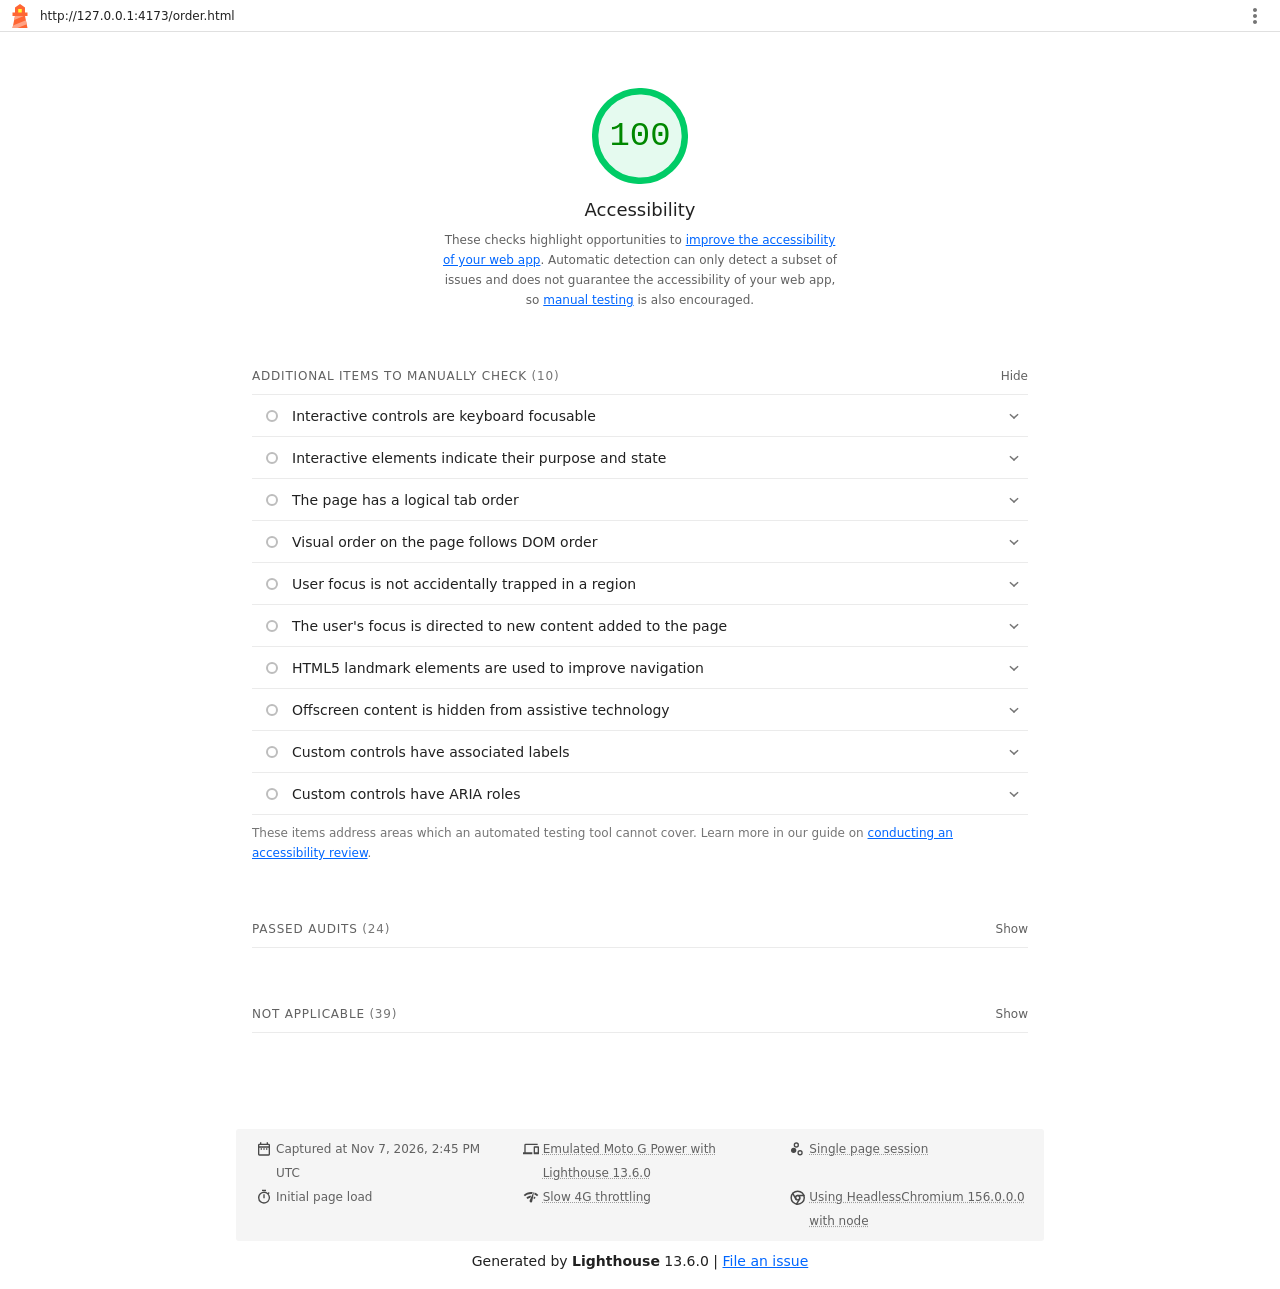
<file: lighthouse/order-accessibility.html>
<!--
@license
Copyright 2018 Google LLC
SPDX-License-Identifier: Apache-2.0
-->
<!doctype html>
<html lang="en">
<head>
  <meta charset="utf-8">
  <meta name="viewport" content="width=device-width, initial-scale=1, minimum-scale=1">
  <link rel="icon" href='data:image/svg+xml;utf8,<svg fill="none" xmlns="http://www.w3.org/2000/svg" viewBox="0 0 48 48"><path d="m14 7 10-7 10 7v10h5v7h-5l5 24H9l5-24H9v-7h5V7Z" fill="%23F63"/><path d="M31.561 24H14l-1.689 8.105L31.561 24ZM18.983 48H9l1.022-4.907L35.723 32.27l1.663 7.98L18.983 48Z" fill="%23FFA385"/><path fill="%23FF3" d="M20.5 10h7v7h-7z"/></svg>'>
  <title>Lighthouse Report</title>
  <style>body {margin: 0}</style>
</head>
<body>
  <noscript>Lighthouse report requires JavaScript. Please enable.</noscript>

  <div id="lh-log"></div>

  <script>window.__LIGHTHOUSE_JSON__ = {"lighthouseVersion":"13.6.0","requestedUrl":"http://127.0.0.1:4173/order.html","mainDocumentUrl":"http://127.0.0.1:4173/order.html","finalDisplayedUrl":"http://127.0.0.1:4173/order.html","finalUrl":"http://127.0.0.1:4173/order.html","fetchTime":"2026-11-07T14:45:28.836Z","gatherMode":"navigation","runWarnings":[],"userAgent":"Mozilla/5.0 (Windows NT 10.0; Win64; x64) AppleWebKit/537.36 (KHTML, like Gecko) HeadlessChrome/156.0.0.0 Safari/537.36","environment":{"networkUserAgent":"Mozilla/5.0 (Linux; Android 11; moto g power (2022)) AppleWebKit/537.36 (KHTML, like Gecko) Chrome/156.0.0.0 Mobile Safari/537.36","hostUserAgent":"Mozilla/5.0 (Windows NT 10.0; Win64; x64) AppleWebKit/537.36 (KHTML, like Gecko) HeadlessChrome/156.0.0.0 Safari/537.36","benchmarkIndex":2668,"credits":{"axe-core":"4.14.0"}},"audits":{"accesskeys":{"id":"accesskeys","title":"`[accesskey]` values are unique","description":"Access keys let users quickly focus a part of the page. For proper navigation, each access key must be unique. [Learn more about access keys](https://dequeuniversity.com/rules/axe/4.14/accesskeys).","score":null,"scoreDisplayMode":"notApplicable"},"aria-allowed-attr":{"id":"aria-allowed-attr","title":"`[aria-*]` attributes match their roles","description":"Each ARIA `role` supports a specific subset of `aria-*` attributes. Mismatching these invalidates the `aria-*` attributes. [Learn how to match ARIA attributes to their roles](https://dequeuniversity.com/rules/axe/4.14/aria-allowed-attr).","score":1,"scoreDisplayMode":"binary","details":{"type":"table","headings":[{"key":"node","valueType":"node","subItemsHeading":{"key":"relatedNode","valueType":"node"},"label":"Failing Elements"}],"items":[]}},"aria-allowed-role":{"id":"aria-allowed-role","title":"Uses ARIA roles only on compatible elements","description":"Many HTML elements can only be assigned certain ARIA roles. Using ARIA roles where they are not allowed can interfere with the accessibility of the web page. [Learn more about ARIA roles](https://dequeuniversity.com/rules/axe/4.14/aria-allowed-role).","score":null,"scoreDisplayMode":"notApplicable"},"aria-command-name":{"id":"aria-command-name","title":"`button`, `link`, and `menuitem` elements have accessible names","description":"When an element doesn't have an accessible name, screen readers announce it with a generic name, making it unusable for users who rely on screen readers. [Learn how to make command elements more accessible](https://dequeuniversity.com/rules/axe/4.14/aria-command-name).","score":null,"scoreDisplayMode":"notApplicable"},"aria-conditional-attr":{"id":"aria-conditional-attr","title":"ARIA attributes are used as specified for the element's role","description":"Some ARIA attributes are only allowed on an element under certain conditions. [Learn more about conditional ARIA attributes](https://dequeuniversity.com/rules/axe/4.14/aria-conditional-attr).","score":1,"scoreDisplayMode":"binary","details":{"type":"table","headings":[{"key":"node","valueType":"node","subItemsHeading":{"key":"relatedNode","valueType":"node"},"label":"Failing Elements"}],"items":[]}},"aria-deprecated-role":{"id":"aria-deprecated-role","title":"Deprecated ARIA roles were not used","description":"Deprecated ARIA roles may not be processed correctly by assistive technology. [Learn more about deprecated ARIA roles](https://dequeuniversity.com/rules/axe/4.14/aria-deprecated-role).","score":null,"scoreDisplayMode":"notApplicable"},"aria-dialog-name":{"id":"aria-dialog-name","title":"Elements with `role=\"dialog\"` or `role=\"alertdialog\"` have accessible names.","description":"ARIA dialog elements without accessible names may prevent screen readers users from discerning the purpose of these elements. [Learn how to make ARIA dialog elements more accessible](https://dequeuniversity.com/rules/axe/4.14/aria-dialog-name).","score":null,"scoreDisplayMode":"notApplicable"},"aria-hidden-body":{"id":"aria-hidden-body","title":"`[aria-hidden=\"true\"]` is not present on the document `\u003cbody>`","description":"Assistive technologies, like screen readers, work inconsistently when `aria-hidden=\"true\"` is set on the document `\u003cbody>`. [Learn how `aria-hidden` affects the document body](https://dequeuniversity.com/rules/axe/4.14/aria-hidden-body).","score":1,"scoreDisplayMode":"binary","details":{"type":"table","headings":[{"key":"node","valueType":"node","subItemsHeading":{"key":"relatedNode","valueType":"node"},"label":"Failing Elements"}],"items":[]}},"aria-hidden-focus":{"id":"aria-hidden-focus","title":"`[aria-hidden=\"true\"]` elements do not contain focusable descendents","description":"Focusable descendents within an `[aria-hidden=\"true\"]` element prevent those interactive elements from being available to users of assistive technologies like screen readers. [Learn how `aria-hidden` affects focusable elements](https://dequeuniversity.com/rules/axe/4.14/aria-hidden-focus).","score":null,"scoreDisplayMode":"notApplicable"},"aria-input-field-name":{"id":"aria-input-field-name","title":"ARIA input fields have accessible names","description":"When an input field doesn't have an accessible name, screen readers announce it with a generic name, making it unusable for users who rely on screen readers. [Learn more about input field labels](https://dequeuniversity.com/rules/axe/4.14/aria-input-field-name).","score":null,"scoreDisplayMode":"notApplicable"},"aria-meter-name":{"id":"aria-meter-name","title":"ARIA `meter` elements have accessible names","description":"When a meter element doesn't have an accessible name, screen readers announce it with a generic name, making it unusable for users who rely on screen readers. [Learn how to name `meter` elements](https://dequeuniversity.com/rules/axe/4.14/aria-meter-name).","score":null,"scoreDisplayMode":"notApplicable"},"aria-progressbar-name":{"id":"aria-progressbar-name","title":"ARIA `progressbar` elements have accessible names","description":"When a `progressbar` element doesn't have an accessible name, screen readers announce it with a generic name, making it unusable for users who rely on screen readers. [Learn how to label `progressbar` elements](https://dequeuniversity.com/rules/axe/4.14/aria-progressbar-name).","score":null,"scoreDisplayMode":"notApplicable"},"aria-prohibited-attr":{"id":"aria-prohibited-attr","title":"Elements use only permitted ARIA attributes","description":"Using ARIA attributes in roles where they are prohibited can mean that important information is not communicated to users of assistive technologies. [Learn more about prohibited ARIA roles](https://dequeuniversity.com/rules/axe/4.14/aria-prohibited-attr).","score":1,"scoreDisplayMode":"binary","details":{"type":"table","headings":[{"key":"node","valueType":"node","subItemsHeading":{"key":"relatedNode","valueType":"node"},"label":"Failing Elements"}],"items":[]}},"aria-required-attr":{"id":"aria-required-attr","title":"`[role]`s have all required `[aria-*]` attributes","description":"Some ARIA roles have required attributes that describe the state of the element to screen readers. [Learn more about roles and required attributes](https://dequeuniversity.com/rules/axe/4.14/aria-required-attr).","score":null,"scoreDisplayMode":"notApplicable"},"aria-required-children":{"id":"aria-required-children","title":"Elements with an ARIA `[role]` that require children to contain a specific `[role]` have all required children.","description":"Some ARIA parent roles must contain specific child roles to perform their intended accessibility functions. [Learn more about roles and required children elements](https://dequeuniversity.com/rules/axe/4.14/aria-required-children).","score":null,"scoreDisplayMode":"notApplicable"},"aria-required-parent":{"id":"aria-required-parent","title":"`[role]`s are contained by their required parent element","description":"Some ARIA child roles must be contained by specific parent roles to properly perform their intended accessibility functions. [Learn more about ARIA roles and required parent element](https://dequeuniversity.com/rules/axe/4.14/aria-required-parent).","score":null,"scoreDisplayMode":"notApplicable"},"aria-roles":{"id":"aria-roles","title":"`[role]` values are valid","description":"ARIA roles must have valid values in order to perform their intended accessibility functions. [Learn more about valid ARIA roles](https://dequeuniversity.com/rules/axe/4.14/aria-roles).","score":null,"scoreDisplayMode":"notApplicable"},"aria-text":{"id":"aria-text","title":"Elements with the `role=text` attribute do not have focusable descendents.","description":"Adding `role=text` around a text node split by markup enables VoiceOver to treat it as one phrase, but the element's focusable descendents will not be announced. [Learn more about the `role=text` attribute](https://dequeuniversity.com/rules/axe/4.14/aria-text).","score":null,"scoreDisplayMode":"notApplicable"},"aria-toggle-field-name":{"id":"aria-toggle-field-name","title":"ARIA toggle fields have accessible names","description":"When a toggle field doesn't have an accessible name, screen readers announce it with a generic name, making it unusable for users who rely on screen readers. [Learn more about toggle fields](https://dequeuniversity.com/rules/axe/4.14/aria-toggle-field-name).","score":null,"scoreDisplayMode":"notApplicable"},"aria-tooltip-name":{"id":"aria-tooltip-name","title":"ARIA `tooltip` elements have accessible names","description":"When a tooltip element doesn't have an accessible name, screen readers announce it with a generic name, making it unusable for users who rely on screen readers. [Learn how to name `tooltip` elements](https://dequeuniversity.com/rules/axe/4.14/aria-tooltip-name).","score":null,"scoreDisplayMode":"notApplicable"},"aria-treeitem-name":{"id":"aria-treeitem-name","title":"ARIA `treeitem` elements have accessible names","description":"When a `treeitem` element doesn't have an accessible name, screen readers announce it with a generic name, making it unusable for users who rely on screen readers. [Learn more about labeling `treeitem` elements](https://dequeuniversity.com/rules/axe/4.14/aria-treeitem-name).","score":null,"scoreDisplayMode":"notApplicable"},"aria-valid-attr-value":{"id":"aria-valid-attr-value","title":"`[aria-*]` attributes have valid values","description":"Assistive technologies, like screen readers, can't interpret ARIA attributes with invalid values. [Learn more about valid values for ARIA attributes](https://dequeuniversity.com/rules/axe/4.14/aria-valid-attr-value).","score":1,"scoreDisplayMode":"binary","details":{"type":"table","headings":[{"key":"node","valueType":"node","subItemsHeading":{"key":"relatedNode","valueType":"node"},"label":"Failing Elements"}],"items":[]}},"aria-valid-attr":{"id":"aria-valid-attr","title":"`[aria-*]` attributes are valid and not misspelled","description":"Assistive technologies, like screen readers, can't interpret ARIA attributes with invalid names. [Learn more about valid ARIA attributes](https://dequeuniversity.com/rules/axe/4.14/aria-valid-attr).","score":1,"scoreDisplayMode":"binary","details":{"type":"table","headings":[{"key":"node","valueType":"node","subItemsHeading":{"key":"relatedNode","valueType":"node"},"label":"Failing Elements"}],"items":[]}},"button-name":{"id":"button-name","title":"Buttons have an accessible name","description":"When a button doesn't have an accessible name, screen readers announce it as \"button\", making it unusable for users who rely on screen readers. [Learn how to make buttons more accessible](https://dequeuniversity.com/rules/axe/4.14/button-name).","score":1,"scoreDisplayMode":"binary","details":{"type":"table","headings":[{"key":"node","valueType":"node","subItemsHeading":{"key":"relatedNode","valueType":"node"},"label":"Failing Elements"}],"items":[]}},"bypass":{"id":"bypass","title":"The page contains a heading, skip link, or landmark region","description":"Adding ways to bypass repetitive content lets keyboard users navigate the page more efficiently. [Learn more about bypass blocks](https://dequeuniversity.com/rules/axe/4.14/bypass).","score":null,"scoreDisplayMode":"notApplicable"},"color-contrast":{"id":"color-contrast","title":"Background and foreground colors have a sufficient contrast ratio","description":"Low-contrast text is difficult or impossible for many users to read. [Learn how to provide sufficient color contrast](https://dequeuniversity.com/rules/axe/4.14/color-contrast).","score":1,"scoreDisplayMode":"binary","details":{"type":"table","headings":[{"key":"node","valueType":"node","subItemsHeading":{"key":"relatedNode","valueType":"node"},"label":"Failing Elements"}],"items":[]}},"definition-list":{"id":"definition-list","title":"`\u003cdl>`'s contain only properly-ordered `\u003cdt>` and `\u003cdd>` groups, `\u003cscript>`, `\u003ctemplate>` or `\u003cdiv>` elements.","description":"When definition lists are not properly marked up, screen readers may produce confusing or inaccurate output. [Learn how to structure definition lists correctly](https://dequeuniversity.com/rules/axe/4.14/definition-list).","score":null,"scoreDisplayMode":"notApplicable"},"dlitem":{"id":"dlitem","title":"Definition list items are wrapped in `\u003cdl>` elements","description":"Definition list items (`\u003cdt>` and `\u003cdd>`) must be wrapped in a parent `\u003cdl>` element to ensure that screen readers can properly announce them. [Learn how to structure definition lists correctly](https://dequeuniversity.com/rules/axe/4.14/dlitem).","score":null,"scoreDisplayMode":"notApplicable"},"document-title":{"id":"document-title","title":"Document has a `\u003ctitle>` element","description":"The title gives screen reader users an overview of the page, and search engine users rely on it heavily to determine if a page is relevant to their search. [Learn more about document titles](https://dequeuniversity.com/rules/axe/4.14/document-title).","score":1,"scoreDisplayMode":"binary","details":{"type":"table","headings":[{"key":"node","valueType":"node","subItemsHeading":{"key":"relatedNode","valueType":"node"},"label":"Failing Elements"}],"items":[]}},"duplicate-id-aria":{"id":"duplicate-id-aria","title":"ARIA IDs are unique","description":"The value of an ARIA ID must be unique to prevent other instances from being overlooked by assistive technologies. [Learn how to fix duplicate ARIA IDs](https://dequeuniversity.com/rules/axe/4.14/duplicate-id-aria).","score":null,"scoreDisplayMode":"notApplicable"},"empty-heading":{"id":"empty-heading","title":"All heading elements contain content.","description":"A heading with no content or inaccessible text prevent screen reader users from accessing information on the page's structure. [Learn more about headings](https://dequeuniversity.com/rules/axe/4.14/empty-heading).","score":null,"scoreDisplayMode":"notApplicable"},"form-field-multiple-labels":{"id":"form-field-multiple-labels","title":"No form fields have multiple labels","description":"Form fields with multiple labels can be confusingly announced by assistive technologies like screen readers which use either the first, the last, or all of the labels. [Learn how to use form labels](https://dequeuniversity.com/rules/axe/4.14/form-field-multiple-labels).","score":null,"scoreDisplayMode":"notApplicable"},"frame-title":{"id":"frame-title","title":"`\u003cframe>` or `\u003ciframe>` elements have a title","description":"Screen reader users rely on frame titles to describe the contents of frames. [Learn more about frame titles](https://dequeuniversity.com/rules/axe/4.14/frame-title).","score":null,"scoreDisplayMode":"notApplicable"},"heading-order":{"id":"heading-order","title":"Heading elements appear in a sequentially-descending order","description":"Properly ordered headings that do not skip levels convey the semantic structure of the page, making it easier to navigate and understand when using assistive technologies. [Learn more about heading order](https://dequeuniversity.com/rules/axe/4.14/heading-order).","score":1,"scoreDisplayMode":"binary","details":{"type":"table","headings":[{"key":"node","valueType":"node","subItemsHeading":{"key":"relatedNode","valueType":"node"},"label":"Failing Elements"}],"items":[]}},"html-has-lang":{"id":"html-has-lang","title":"`\u003chtml>` element has a `[lang]` attribute","description":"If a page doesn't specify a `lang` attribute, a screen reader assumes that the page is in the default language that the user chose when setting up the screen reader. If the page isn't actually in the default language, then the screen reader might not announce the page's text correctly. [Learn more about the `lang` attribute](https://dequeuniversity.com/rules/axe/4.14/html-has-lang).","score":1,"scoreDisplayMode":"binary","details":{"type":"table","headings":[{"key":"node","valueType":"node","subItemsHeading":{"key":"relatedNode","valueType":"node"},"label":"Failing Elements"}],"items":[]}},"html-lang-valid":{"id":"html-lang-valid","title":"`\u003chtml>` element has a valid value for its `[lang]` attribute","description":"Specifying a valid [BCP 47 language](https://www.w3.org/International/questions/qa-choosing-language-tags#question) helps screen readers announce text properly. [Learn how to use the `lang` attribute](https://dequeuniversity.com/rules/axe/4.14/html-lang-valid).","score":1,"scoreDisplayMode":"binary","details":{"type":"table","headings":[{"key":"node","valueType":"node","subItemsHeading":{"key":"relatedNode","valueType":"node"},"label":"Failing Elements"}],"items":[]}},"html-xml-lang-mismatch":{"id":"html-xml-lang-mismatch","title":"`\u003chtml>` element has an `[xml:lang]` attribute with the same base language as the `[lang]` attribute.","description":"If the webpage does not specify a consistent language, then the screen reader might not announce the page's text correctly. [Learn more about the `lang` attribute](https://dequeuniversity.com/rules/axe/4.14/html-xml-lang-mismatch).","score":null,"scoreDisplayMode":"notApplicable"},"identical-links-same-purpose":{"id":"identical-links-same-purpose","title":"Identical links have the same purpose.","description":"Links with the same destination should have the same description, to help users understand the link's purpose and decide whether to follow it. [Learn more about identical links](https://dequeuniversity.com/rules/axe/4.14/identical-links-same-purpose).","score":null,"scoreDisplayMode":"notApplicable"},"image-alt":{"id":"image-alt","title":"Image elements have `[alt]` attributes","description":"Informative elements should aim for short, descriptive alternate text. Decorative elements can be ignored with an empty alt attribute. [Learn more about the `alt` attribute](https://dequeuniversity.com/rules/axe/4.14/image-alt).","score":null,"scoreDisplayMode":"notApplicable"},"image-redundant-alt":{"id":"image-redundant-alt","title":"Image elements do not have `[alt]` attributes that are redundant text.","description":"Informative elements should aim for short, descriptive alternative text. Alternative text that is exactly the same as the text adjacent to the link or image is potentially confusing for screen reader users, because the text will be read twice. [Learn more about the `alt` attribute](https://dequeuniversity.com/rules/axe/4.14/image-redundant-alt).","score":null,"scoreDisplayMode":"notApplicable"},"input-button-name":{"id":"input-button-name","title":"Input buttons have discernible text.","description":"Adding discernable and accessible text to input buttons may help screen reader users understand the purpose of the input button. [Learn more about input buttons](https://dequeuniversity.com/rules/axe/4.14/input-button-name).","score":null,"scoreDisplayMode":"notApplicable"},"input-image-alt":{"id":"input-image-alt","title":"`\u003cinput type=\"image\">` elements have `[alt]` text","description":"When an image is being used as an `\u003cinput>` button, providing alternative text can help screen reader users understand the purpose of the button. [Learn about input image alt text](https://dequeuniversity.com/rules/axe/4.14/input-image-alt).","score":null,"scoreDisplayMode":"notApplicable"},"label-content-name-mismatch":{"id":"label-content-name-mismatch","title":"Elements with visible text labels have matching accessible names.","description":"Visible text labels that do not match the accessible name can result in a confusing experience for screen reader users. [Learn more about accessible names](https://dequeuniversity.com/rules/axe/4.14/label-content-name-mismatch).","score":null,"scoreDisplayMode":"notApplicable"},"label":{"id":"label","title":"Form elements have associated labels","description":"Labels ensure that form controls are announced properly by assistive technologies, like screen readers. [Learn more about form element labels](https://dequeuniversity.com/rules/axe/4.14/label).","score":1,"scoreDisplayMode":"binary","details":{"type":"table","headings":[{"key":"node","valueType":"node","subItemsHeading":{"key":"relatedNode","valueType":"node"},"label":"Failing Elements"}],"items":[]}},"landmark-one-main":{"id":"landmark-one-main","title":"Document has a main landmark.","description":"One main landmark helps screen reader users navigate a web page. [Learn more about landmarks](https://dequeuniversity.com/rules/axe/4.14/landmark-one-main).","score":1,"scoreDisplayMode":"binary","details":{"type":"table","headings":[{"key":"node","valueType":"node","subItemsHeading":{"key":"relatedNode","valueType":"node"},"label":"Failing Elements"}],"items":[]}},"link-name":{"id":"link-name","title":"Links have a discernible name","description":"Link text (and alternate text for images, when used as links) that is discernible, unique, and focusable improves the navigation experience for screen reader users. [Learn how to make links accessible](https://dequeuniversity.com/rules/axe/4.14/link-name).","score":1,"scoreDisplayMode":"binary","details":{"type":"table","headings":[{"key":"node","valueType":"node","subItemsHeading":{"key":"relatedNode","valueType":"node"},"label":"Failing Elements"}],"items":[]}},"link-in-text-block":{"id":"link-in-text-block","title":"Links are distinguishable without relying on color.","description":"Low-contrast text is difficult or impossible for many users to read. Link text that is discernible improves the experience for users with low vision. [Learn how to make links distinguishable](https://dequeuniversity.com/rules/axe/4.14/link-in-text-block).","score":1,"scoreDisplayMode":"binary","details":{"type":"table","headings":[{"key":"node","valueType":"node","subItemsHeading":{"key":"relatedNode","valueType":"node"},"label":"Failing Elements"}],"items":[]}},"list":{"id":"list","title":"Lists contain only `\u003cli>` elements and script supporting elements (`\u003cscript>` and `\u003ctemplate>`).","description":"Screen readers have a specific way of announcing lists. Ensuring proper list structure aids screen reader output. [Learn more about proper list structure](https://dequeuniversity.com/rules/axe/4.14/list).","score":1,"scoreDisplayMode":"binary","details":{"type":"table","headings":[{"key":"node","valueType":"node","subItemsHeading":{"key":"relatedNode","valueType":"node"},"label":"Failing Elements"}],"items":[]}},"listitem":{"id":"listitem","title":"List items (`\u003cli>`) are contained within `\u003cul>`, `\u003col>` or `\u003cmenu>` parent elements","description":"Screen readers require list items (`\u003cli>`) to be contained within a parent `\u003cul>`, `\u003col>` or `\u003cmenu>` to be announced properly. [Learn more about proper list structure](https://dequeuniversity.com/rules/axe/4.14/listitem).","score":1,"scoreDisplayMode":"binary","details":{"type":"table","headings":[{"key":"node","valueType":"node","subItemsHeading":{"key":"relatedNode","valueType":"node"},"label":"Failing Elements"}],"items":[]}},"meta-refresh":{"id":"meta-refresh","title":"The document does not use `\u003cmeta http-equiv=\"refresh\">`","description":"Users do not expect a page to refresh automatically, and doing so will move focus back to the top of the page. This may create a frustrating or confusing experience. [Learn more about the refresh meta tag](https://dequeuniversity.com/rules/axe/4.14/meta-refresh).","score":null,"scoreDisplayMode":"notApplicable"},"meta-viewport":{"id":"meta-viewport","title":"`[user-scalable=\"no\"]` is not used in the `\u003cmeta name=\"viewport\">` element and the `[maximum-scale]` attribute is not less than 5.","description":"Disabling zooming is problematic for users with low vision who rely on screen magnification to properly see the contents of a web page. [Learn more about the viewport meta tag](https://dequeuniversity.com/rules/axe/4.14/meta-viewport).","score":1,"scoreDisplayMode":"binary","details":{"type":"table","headings":[{"key":"node","valueType":"node","subItemsHeading":{"key":"relatedNode","valueType":"node"},"label":"Failing Elements"}],"items":[]}},"object-alt":{"id":"object-alt","title":"`\u003cobject>` elements have alternate text","description":"Screen readers cannot translate non-text content. Adding alternate text to `\u003cobject>` elements helps screen readers convey meaning to users. [Learn more about alt text for `object` elements](https://dequeuniversity.com/rules/axe/4.14/object-alt).","score":null,"scoreDisplayMode":"notApplicable"},"select-name":{"id":"select-name","title":"Select elements have associated label elements.","description":"Form elements without effective labels can create frustrating experiences for screen reader users. [Learn more about the `select` element](https://dequeuniversity.com/rules/axe/4.14/select-name).","score":1,"scoreDisplayMode":"binary","details":{"type":"table","headings":[{"key":"node","valueType":"node","subItemsHeading":{"key":"relatedNode","valueType":"node"},"label":"Failing Elements"}],"items":[]}},"skip-link":{"id":"skip-link","title":"Skip links are focusable.","description":"Including a skip link can help users skip to the main content to save time. [Learn more about skip links](https://dequeuniversity.com/rules/axe/4.14/skip-link).","score":1,"scoreDisplayMode":"binary","details":{"type":"table","headings":[{"key":"node","valueType":"node","subItemsHeading":{"key":"relatedNode","valueType":"node"},"label":"Failing Elements"}],"items":[]}},"tabindex":{"id":"tabindex","title":"No element has a `[tabindex]` value greater than 0","description":"A value greater than 0 implies an explicit navigation ordering. Although technically valid, this often creates frustrating experiences for users who rely on assistive technologies. [Learn more about the `tabindex` attribute](https://dequeuniversity.com/rules/axe/4.14/tabindex).","score":1,"scoreDisplayMode":"binary","details":{"type":"table","headings":[{"key":"node","valueType":"node","subItemsHeading":{"key":"relatedNode","valueType":"node"},"label":"Failing Elements"}],"items":[]}},"table-duplicate-name":{"id":"table-duplicate-name","title":"Tables have different content in the summary attribute and `\u003ccaption>`.","description":"The summary attribute should describe the table structure, while `\u003ccaption>` should have the onscreen title. Accurate table mark-up helps users of screen readers. [Learn more about summary and caption](https://dequeuniversity.com/rules/axe/4.14/table-duplicate-name).","score":null,"scoreDisplayMode":"notApplicable"},"table-fake-caption":{"id":"table-fake-caption","title":"Tables use `\u003ccaption>` instead of cells with the `[colspan]` attribute to indicate a caption.","description":"Screen readers have features to make navigating tables easier. Ensuring that tables use the actual caption element instead of cells with the `[colspan]` attribute may improve the experience for screen reader users. [Learn more about captions](https://dequeuniversity.com/rules/axe/4.14/table-fake-caption).","score":null,"scoreDisplayMode":"notApplicable"},"target-size":{"id":"target-size","title":"Touch targets have sufficient size and spacing.","description":"Touch targets with sufficient size and spacing help users who may have difficulty targeting small controls to activate the targets. [Learn more about touch targets](https://dequeuniversity.com/rules/axe/4.14/target-size).","score":1,"scoreDisplayMode":"binary","details":{"type":"table","headings":[{"key":"node","valueType":"node","subItemsHeading":{"key":"relatedNode","valueType":"node"},"label":"Failing Elements"}],"items":[]}},"td-has-header":{"id":"td-has-header","title":"`\u003ctd>` elements in a large `\u003ctable>` have one or more table headers.","description":"Screen readers have features to make navigating tables easier. Ensuring that `\u003ctd>` elements in a large table (3 or more cells in width and height) have an associated table header may improve the experience for screen reader users. [Learn more about table headers](https://dequeuniversity.com/rules/axe/4.14/td-has-header).","score":null,"scoreDisplayMode":"notApplicable"},"td-headers-attr":{"id":"td-headers-attr","title":"Cells in a `\u003ctable>` element that use the `[headers]` attribute refer to table cells within the same table.","description":"Screen readers have features to make navigating tables easier. Ensuring `\u003ctd>` cells using the `[headers]` attribute only refer to other cells in the same table may improve the experience for screen reader users. [Learn more about the `headers` attribute](https://dequeuniversity.com/rules/axe/4.14/td-headers-attr).","score":null,"scoreDisplayMode":"notApplicable"},"th-has-data-cells":{"id":"th-has-data-cells","title":"`\u003cth>` elements and elements with `[role=\"columnheader\"/\"rowheader\"]` have data cells they describe.","description":"Screen readers have features to make navigating tables easier. Ensuring table headers always refer to some set of cells may improve the experience for screen reader users. [Learn more about table headers](https://dequeuniversity.com/rules/axe/4.14/th-has-data-cells).","score":null,"scoreDisplayMode":"notApplicable"},"valid-lang":{"id":"valid-lang","title":"`[lang]` attributes have a valid value","description":"Specifying a valid [BCP 47 language](https://www.w3.org/International/questions/qa-choosing-language-tags#question) on elements helps ensure that text is pronounced correctly by a screen reader. [Learn how to use the `lang` attribute](https://dequeuniversity.com/rules/axe/4.14/valid-lang).","score":null,"scoreDisplayMode":"notApplicable"},"video-caption":{"id":"video-caption","title":"`\u003cvideo>` elements contain a `\u003ctrack>` element with `[kind=\"captions\"]`","description":"When a video provides a caption it is easier for deaf and hearing impaired users to access its information. [Learn more about video captions](https://dequeuniversity.com/rules/axe/4.14/video-caption).","score":null,"scoreDisplayMode":"notApplicable"},"custom-controls-labels":{"id":"custom-controls-labels","title":"Custom controls have associated labels","description":"Custom interactive controls have associated labels, provided by aria-label or aria-labelledby. [Learn more about custom controls and labels](https://developer.chrome.com/docs/lighthouse/accessibility/custom-controls-labels/).","score":null,"scoreDisplayMode":"manual"},"custom-controls-roles":{"id":"custom-controls-roles","title":"Custom controls have ARIA roles","description":"Custom interactive controls have appropriate ARIA roles. [Learn how to add roles to custom controls](https://developer.chrome.com/docs/lighthouse/accessibility/custom-control-roles/).","score":null,"scoreDisplayMode":"manual"},"focus-traps":{"id":"focus-traps","title":"User focus is not accidentally trapped in a region","description":"A user can tab into and out of any control or region without accidentally trapping their focus. [Learn how to avoid focus traps](https://developer.chrome.com/docs/lighthouse/accessibility/focus-traps/).","score":null,"scoreDisplayMode":"manual"},"focusable-controls":{"id":"focusable-controls","title":"Interactive controls are keyboard focusable","description":"Custom interactive controls are keyboard focusable and display a focus indicator. [Learn how to make custom controls focusable](https://developer.chrome.com/docs/lighthouse/accessibility/focusable-controls/).","score":null,"scoreDisplayMode":"manual"},"interactive-element-affordance":{"id":"interactive-element-affordance","title":"Interactive elements indicate their purpose and state","description":"Interactive elements, such as links and buttons, should indicate their state and be distinguishable from non-interactive elements. [Learn how to decorate interactive elements with affordance hints](https://developer.chrome.com/docs/lighthouse/accessibility/interactive-element-affordance/).","score":null,"scoreDisplayMode":"manual"},"logical-tab-order":{"id":"logical-tab-order","title":"The page has a logical tab order","description":"Tabbing through the page follows the visual layout. Users cannot focus elements that are offscreen. [Learn more about logical tab ordering](https://developer.chrome.com/docs/lighthouse/accessibility/logical-tab-order/).","score":null,"scoreDisplayMode":"manual"},"managed-focus":{"id":"managed-focus","title":"The user's focus is directed to new content added to the page","description":"If new content, such as a dialog, is added to the page, the user's focus is directed to it. [Learn how to direct focus to new content](https://developer.chrome.com/docs/lighthouse/accessibility/managed-focus/).","score":null,"scoreDisplayMode":"manual"},"offscreen-content-hidden":{"id":"offscreen-content-hidden","title":"Offscreen content is hidden from assistive technology","description":"Offscreen content is hidden with display: none or aria-hidden=true. [Learn how to properly hide offscreen content](https://developer.chrome.com/docs/lighthouse/accessibility/offscreen-content-hidden/).","score":null,"scoreDisplayMode":"manual"},"use-landmarks":{"id":"use-landmarks","title":"HTML5 landmark elements are used to improve navigation","description":"Landmark elements (`\u003cmain>`, `\u003cnav>`, etc.) are used to improve the keyboard navigation of the page for assistive technology. [Learn more about landmark elements](https://developer.chrome.com/docs/lighthouse/accessibility/use-landmarks/).","score":null,"scoreDisplayMode":"manual"},"visual-order-follows-dom":{"id":"visual-order-follows-dom","title":"Visual order on the page follows DOM order","description":"DOM order matches the visual order, improving navigation for assistive technology. [Learn more about DOM and visual ordering](https://developer.chrome.com/docs/lighthouse/accessibility/visual-order-follows-dom/).","score":null,"scoreDisplayMode":"manual"},"autocomplete-valid":{"id":"autocomplete-valid","title":"`autocomplete` attributes are used correctly","description":"The `autocomplete` attribute values must be valid and correctly applied for screen readers to function correctly. [Learn more about valid autocomplete values](https://dequeuniversity.com/rules/axe/4.14/autocomplete-valid).","score":1,"scoreDisplayMode":"binary","details":{"type":"table","headings":[{"key":"node","valueType":"node","subItemsHeading":{"key":"relatedNode","valueType":"node"},"label":"Failing Elements"}],"items":[]}},"presentation-role-conflict":{"id":"presentation-role-conflict","title":"Elements with `role=\"none\"` or `role=\"presentation\"` do not have conflicts","description":"There are certain cases where the semantic role of an element with `role=\"none\"` or `role=\"presentation\"` does not resolve to none or presentation. To ensure the element remains removed from the accessibility tree, you should not add any global ARIA attributes to the element or make it focusable. [Learn more about presentation role conflict](https://dequeuniversity.com/rules/axe/4.14/presentation-role-conflict).","score":null,"scoreDisplayMode":"notApplicable"},"svg-img-alt":{"id":"svg-img-alt","title":"SVG elements with an `img` role have an accessible text alternative","description":"Ensures SVG elements with an `img`, `graphics-document` or `graphics-symbol` role have an accessible text alternative. [Learn more about SVG alt text](https://dequeuniversity.com/rules/axe/4.14/svg-img-alt).","score":null,"scoreDisplayMode":"notApplicable"}},"configSettings":{"output":"html","maxWaitForFcp":30000,"maxWaitForLoad":45000,"pauseAfterFcpMs":1000,"pauseAfterLoadMs":1000,"networkQuietThresholdMs":1000,"cpuQuietThresholdMs":1000,"formFactor":"mobile","throttling":{"rttMs":150,"throughputKbps":1638.4,"requestLatencyMs":562.5,"downloadThroughputKbps":1474.5600000000002,"uploadThroughputKbps":675,"cpuSlowdownMultiplier":4},"throttlingMethod":"simulate","screenEmulation":{"mobile":true,"width":412,"height":823,"deviceScaleFactor":1.75,"disabled":false},"emulatedUserAgent":"Mozilla/5.0 (Linux; Android 11; moto g power (2022)) AppleWebKit/537.36 (KHTML, like Gecko) Chrome/136.0.0.0 Mobile Safari/537.36","auditMode":false,"gatherMode":false,"clearStorageTypes":["file_systems","shader_cache","service_workers","cache_storage"],"disableStorageReset":false,"debugNavigation":false,"channel":"node","usePassiveGathering":false,"disableFullPageScreenshot":false,"skipAboutBlank":false,"blankPage":"about:blank","ignoreStatusCode":false,"locale":"en-US","blockedUrlPatterns":null,"additionalTraceCategories":null,"extraHeaders":null,"precomputedLanternData":null,"onlyAudits":null,"onlyCategories":["accessibility"],"skipAudits":null},"categories":{"accessibility":{"title":"Accessibility","description":"These checks highlight opportunities to [improve the accessibility of your web app](https://developer.chrome.com/docs/lighthouse/accessibility/). Automatic detection can only detect a subset of issues and does not guarantee the accessibility of your web app, so [manual testing](https://web.dev/articles/how-to-review) is also encouraged.","manualDescription":"These items address areas which an automated testing tool cannot cover. Learn more in our guide on [conducting an accessibility review](https://web.dev/articles/how-to-review).","supportedModes":["navigation","snapshot"],"auditRefs":[{"id":"accesskeys","weight":0,"group":"a11y-navigation"},{"id":"aria-allowed-attr","weight":10,"group":"a11y-aria"},{"id":"aria-command-name","weight":0,"group":"a11y-aria"},{"id":"aria-conditional-attr","weight":7,"group":"a11y-aria"},{"id":"aria-deprecated-role","weight":0,"group":"a11y-aria"},{"id":"aria-dialog-name","weight":0,"group":"a11y-aria"},{"id":"aria-hidden-body","weight":10,"group":"a11y-aria"},{"id":"aria-hidden-focus","weight":0,"group":"a11y-aria"},{"id":"aria-input-field-name","weight":0,"group":"a11y-aria"},{"id":"aria-meter-name","weight":0,"group":"a11y-aria"},{"id":"aria-progressbar-name","weight":0,"group":"a11y-aria"},{"id":"aria-prohibited-attr","weight":7,"group":"a11y-aria"},{"id":"aria-required-attr","weight":0,"group":"a11y-aria"},{"id":"aria-required-children","weight":0,"group":"a11y-aria"},{"id":"aria-required-parent","weight":0,"group":"a11y-aria"},{"id":"aria-roles","weight":0,"group":"a11y-aria"},{"id":"aria-text","weight":0,"group":"a11y-aria"},{"id":"aria-toggle-field-name","weight":0,"group":"a11y-aria"},{"id":"aria-tooltip-name","weight":0,"group":"a11y-aria"},{"id":"aria-treeitem-name","weight":0,"group":"a11y-aria"},{"id":"aria-valid-attr-value","weight":10,"group":"a11y-aria"},{"id":"aria-valid-attr","weight":10,"group":"a11y-aria"},{"id":"button-name","weight":10,"group":"a11y-names-labels"},{"id":"bypass","weight":0,"group":"a11y-navigation"},{"id":"color-contrast","weight":7,"group":"a11y-color-contrast"},{"id":"definition-list","weight":0,"group":"a11y-tables-lists"},{"id":"dlitem","weight":0,"group":"a11y-tables-lists"},{"id":"document-title","weight":7,"group":"a11y-names-labels"},{"id":"duplicate-id-aria","weight":0,"group":"a11y-aria"},{"id":"form-field-multiple-labels","weight":0,"group":"a11y-names-labels"},{"id":"frame-title","weight":0,"group":"a11y-names-labels"},{"id":"heading-order","weight":3,"group":"a11y-navigation"},{"id":"html-has-lang","weight":7,"group":"a11y-language"},{"id":"html-lang-valid","weight":7,"group":"a11y-language"},{"id":"html-xml-lang-mismatch","weight":0,"group":"a11y-language"},{"id":"image-alt","weight":0,"group":"a11y-names-labels"},{"id":"input-button-name","weight":0,"group":"a11y-names-labels"},{"id":"input-image-alt","weight":0,"group":"a11y-names-labels"},{"id":"label","weight":10,"group":"a11y-names-labels"},{"id":"link-in-text-block","weight":7,"group":"a11y-color-contrast"},{"id":"link-name","weight":7,"group":"a11y-names-labels"},{"id":"list","weight":7,"group":"a11y-tables-lists"},{"id":"listitem","weight":7,"group":"a11y-tables-lists"},{"id":"meta-refresh","weight":0,"group":"a11y-best-practices"},{"id":"meta-viewport","weight":10,"group":"a11y-best-practices"},{"id":"object-alt","weight":0,"group":"a11y-names-labels"},{"id":"select-name","weight":10,"group":"a11y-names-labels"},{"id":"skip-link","weight":3,"group":"a11y-names-labels"},{"id":"tabindex","weight":7,"group":"a11y-navigation"},{"id":"target-size","weight":7,"group":"a11y-best-practices"},{"id":"td-headers-attr","weight":0,"group":"a11y-tables-lists"},{"id":"th-has-data-cells","weight":0,"group":"a11y-tables-lists"},{"id":"valid-lang","weight":0,"group":"a11y-language"},{"id":"video-caption","weight":0,"group":"a11y-audio-video"},{"id":"landmark-one-main","weight":3,"group":"a11y-best-practices"},{"id":"autocomplete-valid","weight":1,"group":"a11y-best-practices"},{"id":"presentation-role-conflict","weight":0,"group":"a11y-best-practices"},{"id":"svg-img-alt","weight":0,"group":"a11y-best-practices"},{"id":"focusable-controls","weight":0},{"id":"interactive-element-affordance","weight":0},{"id":"logical-tab-order","weight":0},{"id":"visual-order-follows-dom","weight":0},{"id":"focus-traps","weight":0},{"id":"managed-focus","weight":0},{"id":"use-landmarks","weight":0},{"id":"offscreen-content-hidden","weight":0},{"id":"custom-controls-labels","weight":0},{"id":"custom-controls-roles","weight":0},{"id":"table-duplicate-name","weight":0,"group":"a11y-best-practices"},{"id":"empty-heading","weight":0,"group":"a11y-best-practices"},{"id":"aria-allowed-role","weight":0,"group":"a11y-best-practices"},{"id":"image-redundant-alt","weight":0,"group":"a11y-names-labels"},{"id":"identical-links-same-purpose","weight":0,"group":"a11y-best-practices"},{"id":"label-content-name-mismatch","weight":0,"group":"hidden"},{"id":"table-fake-caption","weight":0,"group":"hidden"},{"id":"td-has-header","weight":0,"group":"hidden"}],"id":"accessibility","score":1}},"categoryGroups":{"metrics":{"title":"Metrics"},"insights":{"title":"Insights","description":"These insights are also available in the Chrome DevTools Performance Panel - [record a trace](https://developer.chrome.com/docs/devtools/performance/reference) to view more detailed information."},"diagnostics":{"title":"Diagnostics","description":"More information about the performance of your application. These numbers don't [directly affect](https://developer.chrome.com/docs/lighthouse/performance/performance-scoring/) the Performance score."},"a11y-best-practices":{"title":"Best practices","description":"These items highlight common accessibility best practices."},"a11y-color-contrast":{"title":"Contrast","description":"These are opportunities to improve the legibility of your content."},"a11y-names-labels":{"title":"Names and labels","description":"These are opportunities to improve the semantics of the controls in your application. This may enhance the experience for users of assistive technology, like a screen reader."},"a11y-navigation":{"title":"Navigation","description":"These are opportunities to improve keyboard navigation in your application."},"a11y-aria":{"title":"ARIA","description":"These are opportunities to improve the usage of ARIA in your application which may enhance the experience for users of assistive technology, like a screen reader."},"a11y-language":{"title":"Internationalization and localization","description":"These are opportunities to improve the interpretation of your content by users in different locales."},"a11y-audio-video":{"title":"Audio and video","description":"These are opportunities to provide alternative content for audio and video. This may improve the experience for users with hearing or vision impairments."},"a11y-tables-lists":{"title":"Tables and lists","description":"These are opportunities to improve the experience of reading tabular or list data using assistive technology, like a screen reader."},"seo-mobile":{"title":"Mobile Friendly","description":"Make sure your pages are mobile friendly so users don’t have to pinch or zoom in order to read the content pages. [Learn how to make pages mobile-friendly](https://developers.google.com/search/mobile-sites/)."},"seo-content":{"title":"Content Best Practices","description":"Format your HTML in a way that enables crawlers to better understand your app’s content."},"seo-crawl":{"title":"Crawling and Indexing","description":"To appear in search results, crawlers need access to your app."},"best-practices-trust-safety":{"title":"Trust and Safety"},"best-practices-ux":{"title":"User Experience"},"best-practices-browser-compat":{"title":"Browser Compatibility"},"best-practices-general":{"title":"General"},"webmcp":{"title":"WebMCP","description":"Audits validating WebMCP integration."},"agent-accessibility":{"title":"Agent Accessibility","description":"These audits highlight best practices for improving the accessibility of the website for AI agents."},"agent-discoverability":{"title":"Agent Discoverability","description":"These audits validate that websites expose discoverable resources, documentation, and catalogs for AI agents."},"hidden":{"title":""}},"stackPacks":[],"entities":[{"name":"127.0.0.1","origins":["http://127.0.0.1:4173"],"isFirstParty":true,"isUnrecognized":true}],"fullPageScreenshot":{"screenshot":{"data":"[data-uri]","width":412,"height":1557},"nodes":{}},"timing":{"entries":[{"startTime":12508.59,"name":"lh:config","duration":172.57,"entryType":"measure"},{"startTime":12509.05,"name":"lh:config:resolveArtifactsToDefns","duration":1.48,"entryType":"measure"},{"startTime":12681.2,"name":"lh:runner:gather","duration":4847.87,"entryType":"measure"},{"startTime":12715.25,"name":"lh:driver:connect","duration":4.74,"entryType":"measure"},{"startTime":12720.02,"name":"lh:driver:navigate","duration":9.28,"entryType":"measure"},{"startTime":12729.38,"name":"lh:gather:getBenchmarkIndex","duration":1006.13,"entryType":"measure"},{"startTime":13735.53,"name":"lh:gather:getVersion","duration":0.58,"entryType":"measure"},{"startTime":13736.14,"name":"lh:gather:getDevicePixelRatio","duration":3.18,"entryType":"measure"},{"startTime":13739.4,"name":"lh:prepare:navigationMode","duration":100.86,"entryType":"measure"},{"startTime":13741.4,"name":"lh:gather:getVersion","duration":0.37,"entryType":"measure"},{"startTime":13753.65,"name":"lh:storage:clearDataForOrigin","duration":0.89,"entryType":"measure"},{"startTime":13754.56,"name":"lh:storage:clearBrowserCaches","duration":84.21,"entryType":"measure"},{"startTime":13839.36,"name":"lh:gather:prepareThrottlingAndNetwork","duration":0.88,"entryType":"measure"},{"startTime":13843.74,"name":"lh:driver:navigate","duration":2384.5,"entryType":"measure"},{"startTime":16229.49,"name":"lh:computed:NetworkRecords","duration":0.18,"entryType":"measure"},{"startTime":16229.74,"name":"lh:gather:getArtifact:DevtoolsLog","duration":0.01,"entryType":"measure"},{"startTime":16229.77,"name":"lh:gather:getArtifact:Accessibility","duration":211.04,"entryType":"measure"},{"startTime":16440.85,"name":"lh:gather:getArtifact:NetworkUserAgent","duration":0.03,"entryType":"measure"},{"startTime":16440.89,"name":"lh:gather:getArtifact:Stacks","duration":8.49,"entryType":"measure"},{"startTime":16440.91,"name":"lh:gather:collectStacks","duration":8.47,"entryType":"measure"},{"startTime":16449.39,"name":"lh:gather:getArtifact:FullPageScreenshot","duration":1068.49,"entryType":"measure"},{"startTime":17514.66,"name":"lh:gather:getVersion","duration":0.65,"entryType":"measure"},{"startTime":17529.13,"name":"lh:runner:audit","duration":158.25,"entryType":"measure"},{"startTime":17529.14,"name":"lh:runner:auditing","duration":158.12,"entryType":"measure"},{"startTime":17529.62,"name":"lh:audit:accesskeys","duration":0.94,"entryType":"measure"},{"startTime":17530.74,"name":"lh:audit:aria-allowed-attr","duration":3,"entryType":"measure"},{"startTime":17533.9,"name":"lh:audit:aria-allowed-role","duration":2.49,"entryType":"measure"},{"startTime":17536.75,"name":"lh:audit:aria-command-name","duration":1.05,"entryType":"measure"},{"startTime":17538.17,"name":"lh:audit:aria-conditional-attr","duration":3.83,"entryType":"measure"},{"startTime":17542.29,"name":"lh:audit:aria-deprecated-role","duration":0.49,"entryType":"measure"},{"startTime":17542.92,"name":"lh:audit:aria-dialog-name","duration":0.79,"entryType":"measure"},{"startTime":17544.03,"name":"lh:audit:aria-hidden-body","duration":2.66,"entryType":"measure"},{"startTime":17546.84,"name":"lh:audit:aria-hidden-focus","duration":0.59,"entryType":"measure"},{"startTime":17547.57,"name":"lh:audit:aria-input-field-name","duration":0.6,"entryType":"measure"},{"startTime":17548.3,"name":"lh:audit:aria-meter-name","duration":0.92,"entryType":"measure"},{"startTime":17549.46,"name":"lh:audit:aria-progressbar-name","duration":1.27,"entryType":"measure"},{"startTime":17551.02,"name":"lh:audit:aria-prohibited-attr","duration":1.84,"entryType":"measure"},{"startTime":17553.01,"name":"lh:audit:aria-required-attr","duration":0.78,"entryType":"measure"},{"startTime":17553.94,"name":"lh:audit:aria-required-children","duration":1.08,"entryType":"measure"},{"startTime":17555.28,"name":"lh:audit:aria-required-parent","duration":1.55,"entryType":"measure"},{"startTime":17556.98,"name":"lh:audit:aria-roles","duration":0.79,"entryType":"measure"},{"startTime":17557.92,"name":"lh:audit:aria-text","duration":0.89,"entryType":"measure"},{"startTime":17558.95,"name":"lh:audit:aria-toggle-field-name","duration":1,"entryType":"measure"},{"startTime":17560.19,"name":"lh:audit:aria-tooltip-name","duration":1.75,"entryType":"measure"},{"startTime":17562.22,"name":"lh:audit:aria-treeitem-name","duration":1.2,"entryType":"measure"},{"startTime":17563.58,"name":"lh:audit:aria-valid-attr-value","duration":3.19,"entryType":"measure"},{"startTime":17566.93,"name":"lh:audit:aria-valid-attr","duration":2.23,"entryType":"measure"},{"startTime":17569.31,"name":"lh:audit:button-name","duration":2.48,"entryType":"measure"},{"startTime":17572.01,"name":"lh:audit:bypass","duration":2.23,"entryType":"measure"},{"startTime":17574.38,"name":"lh:audit:color-contrast","duration":1.88,"entryType":"measure"},{"startTime":17576.41,"name":"lh:audit:definition-list","duration":3.64,"entryType":"measure"},{"startTime":17580.36,"name":"lh:audit:dlitem","duration":1.47,"entryType":"measure"},{"startTime":17582.5,"name":"lh:audit:document-title","duration":3.13,"entryType":"measure"},{"startTime":17585.77,"name":"lh:audit:duplicate-id-aria","duration":1.72,"entryType":"measure"},{"startTime":17587.84,"name":"lh:audit:empty-heading","duration":2.82,"entryType":"measure"},{"startTime":17590.8,"name":"lh:audit:form-field-multiple-labels","duration":2.02,"entryType":"measure"},{"startTime":17592.98,"name":"lh:audit:frame-title","duration":1.76,"entryType":"measure"},{"startTime":17595.04,"name":"lh:audit:heading-order","duration":2.19,"entryType":"measure"},{"startTime":17597.39,"name":"lh:audit:html-has-lang","duration":2.69,"entryType":"measure"},{"startTime":17600.57,"name":"lh:audit:html-lang-valid","duration":2.01,"entryType":"measure"},{"startTime":17602.73,"name":"lh:audit:html-xml-lang-mismatch","duration":1.22,"entryType":"measure"},{"startTime":17604.1,"name":"lh:audit:identical-links-same-purpose","duration":3.12,"entryType":"measure"},{"startTime":17607.36,"name":"lh:audit:image-alt","duration":1.26,"entryType":"measure"},{"startTime":17608.76,"name":"lh:audit:image-redundant-alt","duration":1.69,"entryType":"measure"},{"startTime":17610.65,"name":"lh:audit:input-button-name","duration":2.62,"entryType":"measure"},{"startTime":17613.48,"name":"lh:audit:input-image-alt","duration":1.39,"entryType":"measure"},{"startTime":17615.01,"name":"lh:audit:label-content-name-mismatch","duration":2.9,"entryType":"measure"},{"startTime":17618.24,"name":"lh:audit:label","duration":2.6,"entryType":"measure"},{"startTime":17620.98,"name":"lh:audit:landmark-one-main","duration":3.05,"entryType":"measure"},{"startTime":17624.18,"name":"lh:audit:link-name","duration":2.84,"entryType":"measure"},{"startTime":17627.36,"name":"lh:audit:link-in-text-block","duration":2.96,"entryType":"measure"},{"startTime":17630.66,"name":"lh:audit:list","duration":2.93,"entryType":"measure"},{"startTime":17633.85,"name":"lh:audit:listitem","duration":2.38,"entryType":"measure"},{"startTime":17636.53,"name":"lh:audit:meta-refresh","duration":1.86,"entryType":"measure"},{"startTime":17638.67,"name":"lh:audit:meta-viewport","duration":2.41,"entryType":"measure"},{"startTime":17641.22,"name":"lh:audit:object-alt","duration":1.58,"entryType":"measure"},{"startTime":17642.97,"name":"lh:audit:select-name","duration":3.08,"entryType":"measure"},{"startTime":17646.18,"name":"lh:audit:skip-link","duration":1.67,"entryType":"measure"},{"startTime":17647.98,"name":"lh:audit:tabindex","duration":3.04,"entryType":"measure"},{"startTime":17651.18,"name":"lh:audit:table-duplicate-name","duration":1.57,"entryType":"measure"},{"startTime":17652.89,"name":"lh:audit:table-fake-caption","duration":1.99,"entryType":"measure"},{"startTime":17655.09,"name":"lh:audit:target-size","duration":2.16,"entryType":"measure"},{"startTime":17657.38,"name":"lh:audit:td-has-header","duration":12.52,"entryType":"measure"},{"startTime":17670.13,"name":"lh:audit:td-headers-attr","duration":2.96,"entryType":"measure"},{"startTime":17673.28,"name":"lh:audit:th-has-data-cells","duration":1.9,"entryType":"measure"},{"startTime":17675.33,"name":"lh:audit:valid-lang","duration":2.2,"entryType":"measure"},{"startTime":17677.75,"name":"lh:audit:video-caption","duration":2.06,"entryType":"measure"},{"startTime":17679.84,"name":"lh:audit:custom-controls-labels","duration":0.03,"entryType":"measure"},{"startTime":17679.87,"name":"lh:audit:custom-controls-roles","duration":0.01,"entryType":"measure"},{"startTime":17679.88,"name":"lh:audit:focus-traps","duration":0.01,"entryType":"measure"},{"startTime":17679.89,"name":"lh:audit:focusable-controls","duration":0,"entryType":"measure"},{"startTime":17679.9,"name":"lh:audit:interactive-element-affordance","duration":0,"entryType":"measure"},{"startTime":17679.91,"name":"lh:audit:logical-tab-order","duration":0,"entryType":"measure"},{"startTime":17679.92,"name":"lh:audit:managed-focus","duration":0,"entryType":"measure"},{"startTime":17679.93,"name":"lh:audit:offscreen-content-hidden","duration":0,"entryType":"measure"},{"startTime":17679.93,"name":"lh:audit:use-landmarks","duration":0,"entryType":"measure"},{"startTime":17679.94,"name":"lh:audit:visual-order-follows-dom","duration":0,"entryType":"measure"},{"startTime":17680.09,"name":"lh:audit:autocomplete-valid","duration":3.05,"entryType":"measure"},{"startTime":17683.5,"name":"lh:audit:presentation-role-conflict","duration":1.87,"entryType":"measure"},{"startTime":17685.52,"name":"lh:audit:svg-img-alt","duration":1.73,"entryType":"measure"},{"startTime":17687.28,"name":"lh:runner:generate","duration":0.1,"entryType":"measure"},{"startTime":17687.5,"name":"lh:computed:EntityClassification","duration":0.2,"entryType":"measure"}],"total":5006.12},"i18n":{"rendererFormattedStrings":{"calculatorLink":"See calculator.","collapseView":"Collapse view","crcInitialNavigation":"Initial Navigation","crcLongestDurationLabel":"Maximum critical path latency:","dropdownCopyJSON":"Copy JSON","dropdownDarkTheme":"Toggle Dark Theme","dropdownPrintExpanded":"Print Expanded","dropdownPrintSummary":"Print Summary","dropdownSaveGist":"Save as Gist","dropdownSaveHTML":"Save as HTML","dropdownSaveJSON":"Save as JSON","dropdownViewUnthrottledTrace":"View Unthrottled Trace","dropdownViewer":"Open in Viewer","errorLabel":"Error!","errorMissingAuditInfo":"Report error: no audit information","expandView":"Expand view","firstPartyChipLabel":"1st party","footerIssue":"File an issue","hide":"Hide","labDataTitle":"Lab Data","lsPerformanceCategoryDescription":"[Lighthouse](https://developers.google.com/web/tools/lighthouse/) analysis of the current page on an emulated mobile network. Values are estimated and may vary.","manualAuditsGroupTitle":"Additional items to manually check","notApplicableAuditsGroupTitle":"Not applicable","openInANewTabTooltip":"Open in a new tab","opportunityResourceColumnLabel":"Opportunity","opportunitySavingsColumnLabel":"Estimated Savings","passedAuditsGroupTitle":"Passed audits","runtimeAnalysisWindow":"Initial page load","runtimeAnalysisWindowSnapshot":"Point-in-time snapshot","runtimeAnalysisWindowTimespan":"User interactions timespan","runtimeCustom":"Custom throttling","runtimeDesktopEmulation":"Emulated Desktop","runtimeMobileEmulation":"Emulated Moto G Power","runtimeNoEmulation":"No emulation","runtimeSettingsArdVersion":"ARD version","runtimeSettingsAxeVersion":"Axe version","runtimeSettingsBenchmark":"Unthrottled CPU/Memory Power","runtimeSettingsCPUThrottling":"CPU throttling","runtimeSettingsDevice":"Device","runtimeSettingsNetworkThrottling":"Network throttling","runtimeSettingsScreenEmulation":"Screen emulation","runtimeSettingsUANetwork":"User agent (network)","runtimeSingleLoad":"Single page session","runtimeSingleLoadTooltip":"This data is taken from a single page session, as opposed to field data summarizing many sessions.","runtimeSlow4g":"Slow 4G throttling","runtimeUnknown":"Unknown","show":"Show","showRelevantAudits":"Show audits relevant to:","snippetCollapseButtonLabel":"Collapse snippet","snippetExpandButtonLabel":"Expand snippet","thirdPartyResourcesLabel":"Show 3rd-party resources","throttlingProvided":"Provided by environment","toplevelWarningsMessage":"There were issues affecting this run of Lighthouse:","unattributable":"Unattributable","unscoredLabel":"Unscored","unscoredTitle":"This audit does not contribute to the overall category score.","varianceDisclaimer":"Values are estimated and may vary. The [performance score is calculated](https://developer.chrome.com/docs/lighthouse/performance/performance-scoring/) directly from these metrics.","viewTraceLabel":"View Trace","viewTreemapLabel":"View Treemap","warningAuditsGroupTitle":"Passed audits but with warnings","warningHeader":"Warnings: "},"icuMessagePaths":{"core/audits/accessibility/accesskeys.js | title":["audits.accesskeys.title"],"core/audits/accessibility/accesskeys.js | description":["audits.accesskeys.description"],"core/audits/accessibility/aria-allowed-attr.js | title":["audits[aria-allowed-attr].title"],"core/audits/accessibility/aria-allowed-attr.js | description":["audits[aria-allowed-attr].description"],"core/lib/i18n/i18n.js | columnFailingElem":["audits[aria-allowed-attr].details.headings[0].label","audits[aria-conditional-attr].details.headings[0].label","audits[aria-hidden-body].details.headings[0].label","audits[aria-prohibited-attr].details.headings[0].label","audits[aria-valid-attr-value].details.headings[0].label","audits[aria-valid-attr].details.headings[0].label","audits[button-name].details.headings[0].label","audits[color-contrast].details.headings[0].label","audits[document-title].details.headings[0].label","audits[heading-order].details.headings[0].label","audits[html-has-lang].details.headings[0].label","audits[html-lang-valid].details.headings[0].label","audits.label.details.headings[0].label","audits[landmark-one-main].details.headings[0].label","audits[link-name].details.headings[0].label","audits[link-in-text-block].details.headings[0].label","audits.list.details.headings[0].label","audits.listitem.details.headings[0].label","audits[meta-viewport].details.headings[0].label","audits[select-name].details.headings[0].label","audits[skip-link].details.headings[0].label","audits.tabindex.details.headings[0].label","audits[target-size].details.headings[0].label","audits[autocomplete-valid].details.headings[0].label"],"core/audits/accessibility/aria-allowed-role.js | title":["audits[aria-allowed-role].title"],"core/audits/accessibility/aria-allowed-role.js | description":["audits[aria-allowed-role].description"],"core/audits/accessibility/aria-command-name.js | title":["audits[aria-command-name].title"],"core/audits/accessibility/aria-command-name.js | description":["audits[aria-command-name].description"],"core/audits/accessibility/aria-conditional-attr.js | title":["audits[aria-conditional-attr].title"],"core/audits/accessibility/aria-conditional-attr.js | description":["audits[aria-conditional-attr].description"],"core/audits/accessibility/aria-deprecated-role.js | title":["audits[aria-deprecated-role].title"],"core/audits/accessibility/aria-deprecated-role.js | description":["audits[aria-deprecated-role].description"],"core/audits/accessibility/aria-dialog-name.js | title":["audits[aria-dialog-name].title"],"core/audits/accessibility/aria-dialog-name.js | description":["audits[aria-dialog-name].description"],"core/audits/accessibility/aria-hidden-body.js | title":["audits[aria-hidden-body].title"],"core/audits/accessibility/aria-hidden-body.js | description":["audits[aria-hidden-body].description"],"core/audits/accessibility/aria-hidden-focus.js | title":["audits[aria-hidden-focus].title"],"core/audits/accessibility/aria-hidden-focus.js | description":["audits[aria-hidden-focus].description"],"core/audits/accessibility/aria-input-field-name.js | title":["audits[aria-input-field-name].title"],"core/audits/accessibility/aria-input-field-name.js | description":["audits[aria-input-field-name].description"],"core/audits/accessibility/aria-meter-name.js | title":["audits[aria-meter-name].title"],"core/audits/accessibility/aria-meter-name.js | description":["audits[aria-meter-name].description"],"core/audits/accessibility/aria-progressbar-name.js | title":["audits[aria-progressbar-name].title"],"core/audits/accessibility/aria-progressbar-name.js | description":["audits[aria-progressbar-name].description"],"core/audits/accessibility/aria-prohibited-attr.js | title":["audits[aria-prohibited-attr].title"],"core/audits/accessibility/aria-prohibited-attr.js | description":["audits[aria-prohibited-attr].description"],"core/audits/accessibility/aria-required-attr.js | title":["audits[aria-required-attr].title"],"core/audits/accessibility/aria-required-attr.js | description":["audits[aria-required-attr].description"],"core/audits/accessibility/aria-required-children.js | title":["audits[aria-required-children].title"],"core/audits/accessibility/aria-required-children.js | description":["audits[aria-required-children].description"],"core/audits/accessibility/aria-required-parent.js | title":["audits[aria-required-parent].title"],"core/audits/accessibility/aria-required-parent.js | description":["audits[aria-required-parent].description"],"core/audits/accessibility/aria-roles.js | title":["audits[aria-roles].title"],"core/audits/accessibility/aria-roles.js | description":["audits[aria-roles].description"],"core/audits/accessibility/aria-text.js | title":["audits[aria-text].title"],"core/audits/accessibility/aria-text.js | description":["audits[aria-text].description"],"core/audits/accessibility/aria-toggle-field-name.js | title":["audits[aria-toggle-field-name].title"],"core/audits/accessibility/aria-toggle-field-name.js | description":["audits[aria-toggle-field-name].description"],"core/audits/accessibility/aria-tooltip-name.js | title":["audits[aria-tooltip-name].title"],"core/audits/accessibility/aria-tooltip-name.js | description":["audits[aria-tooltip-name].description"],"core/audits/accessibility/aria-treeitem-name.js | title":["audits[aria-treeitem-name].title"],"core/audits/accessibility/aria-treeitem-name.js | description":["audits[aria-treeitem-name].description"],"core/audits/accessibility/aria-valid-attr-value.js | title":["audits[aria-valid-attr-value].title"],"core/audits/accessibility/aria-valid-attr-value.js | description":["audits[aria-valid-attr-value].description"],"core/audits/accessibility/aria-valid-attr.js | title":["audits[aria-valid-attr].title"],"core/audits/accessibility/aria-valid-attr.js | description":["audits[aria-valid-attr].description"],"core/audits/accessibility/button-name.js | title":["audits[button-name].title"],"core/audits/accessibility/button-name.js | description":["audits[button-name].description"],"core/audits/accessibility/bypass.js | title":["audits.bypass.title"],"core/audits/accessibility/bypass.js | description":["audits.bypass.description"],"core/audits/accessibility/color-contrast.js | title":["audits[color-contrast].title"],"core/audits/accessibility/color-contrast.js | description":["audits[color-contrast].description"],"core/audits/accessibility/definition-list.js | title":["audits[definition-list].title"],"core/audits/accessibility/definition-list.js | description":["audits[definition-list].description"],"core/audits/accessibility/dlitem.js | title":["audits.dlitem.title"],"core/audits/accessibility/dlitem.js | description":["audits.dlitem.description"],"core/audits/accessibility/document-title.js | title":["audits[document-title].title"],"core/audits/accessibility/document-title.js | description":["audits[document-title].description"],"core/audits/accessibility/duplicate-id-aria.js | title":["audits[duplicate-id-aria].title"],"core/audits/accessibility/duplicate-id-aria.js | description":["audits[duplicate-id-aria].description"],"core/audits/accessibility/empty-heading.js | title":["audits[empty-heading].title"],"core/audits/accessibility/empty-heading.js | description":["audits[empty-heading].description"],"core/audits/accessibility/form-field-multiple-labels.js | title":["audits[form-field-multiple-labels].title"],"core/audits/accessibility/form-field-multiple-labels.js | description":["audits[form-field-multiple-labels].description"],"core/audits/accessibility/frame-title.js | title":["audits[frame-title].title"],"core/audits/accessibility/frame-title.js | description":["audits[frame-title].description"],"core/audits/accessibility/heading-order.js | title":["audits[heading-order].title"],"core/audits/accessibility/heading-order.js | description":["audits[heading-order].description"],"core/audits/accessibility/html-has-lang.js | title":["audits[html-has-lang].title"],"core/audits/accessibility/html-has-lang.js | description":["audits[html-has-lang].description"],"core/audits/accessibility/html-lang-valid.js | title":["audits[html-lang-valid].title"],"core/audits/accessibility/html-lang-valid.js | description":["audits[html-lang-valid].description"],"core/audits/accessibility/html-xml-lang-mismatch.js | title":["audits[html-xml-lang-mismatch].title"],"core/audits/accessibility/html-xml-lang-mismatch.js | description":["audits[html-xml-lang-mismatch].description"],"core/audits/accessibility/identical-links-same-purpose.js | title":["audits[identical-links-same-purpose].title"],"core/audits/accessibility/identical-links-same-purpose.js | description":["audits[identical-links-same-purpose].description"],"core/audits/accessibility/image-alt.js | title":["audits[image-alt].title"],"core/audits/accessibility/image-alt.js | description":["audits[image-alt].description"],"core/audits/accessibility/image-redundant-alt.js | title":["audits[image-redundant-alt].title"],"core/audits/accessibility/image-redundant-alt.js | description":["audits[image-redundant-alt].description"],"core/audits/accessibility/input-button-name.js | title":["audits[input-button-name].title"],"core/audits/accessibility/input-button-name.js | description":["audits[input-button-name].description"],"core/audits/accessibility/input-image-alt.js | title":["audits[input-image-alt].title"],"core/audits/accessibility/input-image-alt.js | description":["audits[input-image-alt].description"],"core/audits/accessibility/label-content-name-mismatch.js | title":["audits[label-content-name-mismatch].title"],"core/audits/accessibility/label-content-name-mismatch.js | description":["audits[label-content-name-mismatch].description"],"core/audits/accessibility/label.js | title":["audits.label.title"],"core/audits/accessibility/label.js | description":["audits.label.description"],"core/audits/accessibility/landmark-one-main.js | title":["audits[landmark-one-main].title"],"core/audits/accessibility/landmark-one-main.js | description":["audits[landmark-one-main].description"],"core/audits/accessibility/link-name.js | title":["audits[link-name].title"],"core/audits/accessibility/link-name.js | description":["audits[link-name].description"],"core/audits/accessibility/link-in-text-block.js | title":["audits[link-in-text-block].title"],"core/audits/accessibility/link-in-text-block.js | description":["audits[link-in-text-block].description"],"core/audits/accessibility/list.js | title":["audits.list.title"],"core/audits/accessibility/list.js | description":["audits.list.description"],"core/audits/accessibility/listitem.js | title":["audits.listitem.title"],"core/audits/accessibility/listitem.js | description":["audits.listitem.description"],"core/audits/accessibility/meta-refresh.js | title":["audits[meta-refresh].title"],"core/audits/accessibility/meta-refresh.js | description":["audits[meta-refresh].description"],"core/audits/accessibility/meta-viewport.js | title":["audits[meta-viewport].title"],"core/audits/accessibility/meta-viewport.js | description":["audits[meta-viewport].description"],"core/audits/accessibility/object-alt.js | title":["audits[object-alt].title"],"core/audits/accessibility/object-alt.js | description":["audits[object-alt].description"],"core/audits/accessibility/select-name.js | title":["audits[select-name].title"],"core/audits/accessibility/select-name.js | description":["audits[select-name].description"],"core/audits/accessibility/skip-link.js | title":["audits[skip-link].title"],"core/audits/accessibility/skip-link.js | description":["audits[skip-link].description"],"core/audits/accessibility/tabindex.js | title":["audits.tabindex.title"],"core/audits/accessibility/tabindex.js | description":["audits.tabindex.description"],"core/audits/accessibility/table-duplicate-name.js | title":["audits[table-duplicate-name].title"],"core/audits/accessibility/table-duplicate-name.js | description":["audits[table-duplicate-name].description"],"core/audits/accessibility/table-fake-caption.js | title":["audits[table-fake-caption].title"],"core/audits/accessibility/table-fake-caption.js | description":["audits[table-fake-caption].description"],"core/audits/accessibility/target-size.js | title":["audits[target-size].title"],"core/audits/accessibility/target-size.js | description":["audits[target-size].description"],"core/audits/accessibility/td-has-header.js | title":["audits[td-has-header].title"],"core/audits/accessibility/td-has-header.js | description":["audits[td-has-header].description"],"core/audits/accessibility/td-headers-attr.js | title":["audits[td-headers-attr].title"],"core/audits/accessibility/td-headers-attr.js | description":["audits[td-headers-attr].description"],"core/audits/accessibility/th-has-data-cells.js | title":["audits[th-has-data-cells].title"],"core/audits/accessibility/th-has-data-cells.js | description":["audits[th-has-data-cells].description"],"core/audits/accessibility/valid-lang.js | title":["audits[valid-lang].title"],"core/audits/accessibility/valid-lang.js | description":["audits[valid-lang].description"],"core/audits/accessibility/video-caption.js | title":["audits[video-caption].title"],"core/audits/accessibility/video-caption.js | description":["audits[video-caption].description"],"core/audits/accessibility/autocomplete-valid.js | title":["audits[autocomplete-valid].title"],"core/audits/accessibility/autocomplete-valid.js | description":["audits[autocomplete-valid].description"],"core/audits/accessibility/presentation-role-conflict.js | title":["audits[presentation-role-conflict].title"],"core/audits/accessibility/presentation-role-conflict.js | description":["audits[presentation-role-conflict].description"],"core/audits/accessibility/svg-img-alt.js | title":["audits[svg-img-alt].title"],"core/audits/accessibility/svg-img-alt.js | description":["audits[svg-img-alt].description"],"core/config/default-config.js | a11yCategoryTitle":["categories.accessibility.title"],"core/config/default-config.js | a11yCategoryDescription":["categories.accessibility.description"],"core/config/default-config.js | a11yCategoryManualDescription":["categories.accessibility.manualDescription"],"core/config/default-config.js | metricGroupTitle":["categoryGroups.metrics.title"],"core/config/default-config.js | insightsGroupTitle":["categoryGroups.insights.title"],"core/config/default-config.js | insightsGroupDescription":["categoryGroups.insights.description"],"core/config/default-config.js | diagnosticsGroupTitle":["categoryGroups.diagnostics.title"],"core/config/default-config.js | diagnosticsGroupDescription":["categoryGroups.diagnostics.description"],"core/config/default-config.js | a11yBestPracticesGroupTitle":["categoryGroups[a11y-best-practices].title"],"core/config/default-config.js | a11yBestPracticesGroupDescription":["categoryGroups[a11y-best-practices].description"],"core/config/default-config.js | a11yColorContrastGroupTitle":["categoryGroups[a11y-color-contrast].title"],"core/config/default-config.js | a11yColorContrastGroupDescription":["categoryGroups[a11y-color-contrast].description"],"core/config/default-config.js | a11yNamesLabelsGroupTitle":["categoryGroups[a11y-names-labels].title"],"core/config/default-config.js | a11yNamesLabelsGroupDescription":["categoryGroups[a11y-names-labels].description"],"core/config/default-config.js | a11yNavigationGroupTitle":["categoryGroups[a11y-navigation].title"],"core/config/default-config.js | a11yNavigationGroupDescription":["categoryGroups[a11y-navigation].description"],"core/config/default-config.js | a11yAriaGroupTitle":["categoryGroups[a11y-aria].title"],"core/config/default-config.js | a11yAriaGroupDescription":["categoryGroups[a11y-aria].description"],"core/config/default-config.js | a11yLanguageGroupTitle":["categoryGroups[a11y-language].title"],"core/config/default-config.js | a11yLanguageGroupDescription":["categoryGroups[a11y-language].description"],"core/config/default-config.js | a11yAudioVideoGroupTitle":["categoryGroups[a11y-audio-video].title"],"core/config/default-config.js | a11yAudioVideoGroupDescription":["categoryGroups[a11y-audio-video].description"],"core/config/default-config.js | a11yTablesListsVideoGroupTitle":["categoryGroups[a11y-tables-lists].title"],"core/config/default-config.js | a11yTablesListsVideoGroupDescription":["categoryGroups[a11y-tables-lists].description"],"core/config/default-config.js | seoMobileGroupTitle":["categoryGroups[seo-mobile].title"],"core/config/default-config.js | seoMobileGroupDescription":["categoryGroups[seo-mobile].description"],"core/config/default-config.js | seoContentGroupTitle":["categoryGroups[seo-content].title"],"core/config/default-config.js | seoContentGroupDescription":["categoryGroups[seo-content].description"],"core/config/default-config.js | seoCrawlingGroupTitle":["categoryGroups[seo-crawl].title"],"core/config/default-config.js | seoCrawlingGroupDescription":["categoryGroups[seo-crawl].description"],"core/config/default-config.js | bestPracticesTrustSafetyGroupTitle":["categoryGroups[best-practices-trust-safety].title"],"core/config/default-config.js | bestPracticesUXGroupTitle":["categoryGroups[best-practices-ux].title"],"core/config/default-config.js | bestPracticesBrowserCompatGroupTitle":["categoryGroups[best-practices-browser-compat].title"],"core/config/default-config.js | bestPracticesGeneralGroupTitle":["categoryGroups[best-practices-general].title"],"core/config/default-config.js | webmcpGroupTitle":["categoryGroups.webmcp.title"],"core/config/default-config.js | webmcpGroupDescription":["categoryGroups.webmcp.description"],"core/config/default-config.js | agentAccessibilityGroupTitle":["categoryGroups[agent-accessibility].title"],"core/config/default-config.js | agentAccessibilityGroupDescription":["categoryGroups[agent-accessibility].description"],"core/config/default-config.js | agentDiscoverabilityGroupTitle":["categoryGroups[agent-discoverability].title"],"core/config/default-config.js | agentDiscoverabilityGroupDescription":["categoryGroups[agent-discoverability].description"]}}};</script>
  <script>"use strict";(()=>{var Re=.8999999999999999,Ie=.5,Ne=.49999999999999994;function He(o){let e=Math.sign(o);o=Math.abs(o);let t=.254829592,n=-.284496736,r=1.421413741,i=-1.453152027,a=1.061405429,s=1/(1+.3275911*o),c=s*(t+s*(n+s*(r+s*(i+s*a))));return e*(1-c*Math.exp(-o*o))}function fe({median:o,p10:e},t){if(o<=0)throw new Error("median must be greater than zero");if(e<=0)throw new Error("p10 must be greater than zero");if(e>=o)throw new Error("p10 must be less than the median");if(t<=0)return 1;let n=.9061938024368232,r=Math.max(Number.MIN_VALUE,t/o),i=Math.log(r),a=Math.max(Number.MIN_VALUE,e/o),l=-Math.log(a),s=i*n/l,c=(1-He(s))/2,d;return t<=e?d=Math.max(.9,Math.min(1,c)):t<=o?d=Math.max(Ie,Math.min(Re,c)):d=Math.max(0,Math.min(Ne,c)),d}var O="\u2026",Oe="\xA0",ve=.9,$e={PASS:{label:"pass",minScore:ve},AVERAGE:{label:"average",minScore:.5},FAIL:{label:"fail"},ERROR:{label:"error"}},Ve=["com","co","gov","edu","ac","org","go","gob","or","net","in","ne","nic","gouv","web","spb","blog","jus","kiev","mil","wi","qc","ca","bel","on"],E=class o{static get RATINGS(){return $e}static get PASS_THRESHOLD(){return ve}static get MS_DISPLAY_VALUE(){return`%10d${Oe}ms`}static isPluginCategory(e){return/^(@[a-z0-9-~][a-z0-9-._~]*\/)?lighthouse-plugin-[a-z0-9-._~]*$/.test(e)}static getFinalDisplayedUrl(e){if(e.finalDisplayedUrl)return e.finalDisplayedUrl;if(e.finalUrl)return e.finalUrl;throw new Error("Could not determine final displayed URL")}static getMainDocumentUrl(e){return e.mainDocumentUrl||e.finalUrl}static getFullPageScreenshot(e){return e.fullPageScreenshot?e.fullPageScreenshot:e.audits["full-page-screenshot"]?.details}static getEntityFromUrl(e,t){return t&&t.find(r=>r.origins.find(i=>e.startsWith(i)))||o.getPseudoRootDomain(e)}static splitMarkdownCodeSpans(e){let t=[],n=e.split(/`(.*?)`/g);for(let r=0;r<n.length;r++){let i=n[r];if(!i)continue;let a=r%2!==0;t.push({isCode:a,text:i})}return t}static splitMarkdownLink(e){let t=[],n=e.split(/\[([^\]]+?)\]\((https?:\/\/.*?)\)/g);for(;n.length;){let[r,i,a]=n.splice(0,3);r&&t.push({isLink:!1,text:r}),i&&a&&t.push({isLink:!0,text:i,linkHref:a})}return t}static truncate(e,t,n="\u2026"){if(e.length<=t)return e;let i=new Intl.Segmenter(void 0,{granularity:"grapheme"}).segment(e)[Symbol.iterator](),a=0;for(let l=0;l<=t-n.length;l++){let s=i.next();if(s.done)return e;a=s.value.index}for(let l=0;l<n.length;l++)if(i.next().done)return e;return e.slice(0,a)+n}static getURLDisplayName(e,t){t=t||{numPathParts:void 0,preserveQuery:void 0,preserveHost:void 0};let n=t.numPathParts!==void 0?t.numPathParts:2,r=t.preserveQuery!==void 0?t.preserveQuery:!0,i=t.preserveHost||!1,a;if(e.protocol==="about:"||e.protocol==="data:")a=e.href;else{a=e.pathname;let s=a.split("/").filter(c=>c.length);n&&s.length>n&&(a=O+s.slice(-1*n).join("/")),i&&(a=`${e.host}/${a.replace(/^\//,"")}`),r&&(a=`${a}${e.search}`)}let l=64;if(e.protocol!=="data:"&&(a=a.slice(0,200),a=a.replace(/([a-f0-9]{7})[a-f0-9]{13}[a-f0-9]*/g,`$1${O}`),a=a.replace(/([a-zA-Z0-9-_]{9})(?=.*[a-z])(?=.*[A-Z])(?=.*[0-9])[a-zA-Z0-9-_]{10,}/g,`$1${O}`),a=a.replace(/(\d{3})\d{6,}/g,`$1${O}`),a=a.replace(/\u2026+/g,O),a.length>l&&a.includes("?")&&(a=a.replace(/\?([^=]*)(=)?.*/,`?$1$2${O}`),a.length>l&&(a=a.replace(/\?.*/,`?${O}`)))),a.length>l){let s=a.lastIndexOf(".");s>=0?a=a.slice(0,l-1-(a.length-s))+`${O}${a.slice(s)}`:a=a.slice(0,l-1)+O}return a}static getChromeExtensionOrigin(e){let t=new URL(e);return t.protocol+"//"+t.host}static parseURL(e){let t=new URL(e);return{file:o.getURLDisplayName(t),hostname:t.hostname,origin:t.protocol==="chrome-extension:"?o.getChromeExtensionOrigin(e):t.origin}}static createOrReturnURL(e){return e instanceof URL?e:new URL(e)}static getPseudoTld(e){let t=e.split(".").slice(-2);return Ve.includes(t[0])?`.${t.join(".")}`:`.${t[t.length-1]}`}static getPseudoRootDomain(e){let t=o.createOrReturnURL(e).hostname,r=o.getPseudoTld(t).split(".");return t.split(".").slice(-r.length).join(".")}static filterRelevantLines(e,t,n){if(t.length===0)return e.slice(0,n*2+1);let r=3,i=new Set;return t=t.sort((a,l)=>(a.lineNumber||0)-(l.lineNumber||0)),t.forEach(({lineNumber:a})=>{let l=a-n,s=a+n;for(;l<1;)l++,s++;i.has(l-r-1)&&(l-=r);for(let c=l;c<=s;c++){let d=c;i.add(d)}}),e.filter(a=>i.has(a.lineNumber))}static computeLogNormalScore(e,t){let n=fe(e,t);return n>.9&&(n+=.05*(n-.9)),Math.floor(n*100)/100}};function Ge(o){let e=o.createFragment(),t=o.createElement("style");t.append(`
    .lh-3p-filter {
      color: var(--color-gray-600);
      float: right;
      padding: 6px var(--stackpack-padding-horizontal);
    }
    .lh-3p-filter-label, .lh-3p-filter-input {
      vertical-align: middle;
      user-select: none;
    }
    .lh-3p-filter-input:disabled + .lh-3p-ui-string {
      text-decoration: line-through;
    }
  `),e.append(t);let n=o.createElement("div","lh-3p-filter"),r=o.createElement("label","lh-3p-filter-label"),i=o.createElement("input","lh-3p-filter-input");i.setAttribute("type","checkbox"),i.setAttribute("checked","");let a=o.createElement("span","lh-3p-ui-string");a.append("Show 3rd party resources");let l=o.createElement("span","lh-3p-filter-count");return r.append(" ",i," ",a," (",l,") "),n.append(" ",r," "),e.append(n),e}function Be(o){let e=o.createFragment(),t=o.createElement("div","lh-audit"),n=o.createElement("details","lh-expandable-details"),r=o.createElement("summary"),i=o.createElement("div","lh-audit__header lh-expandable-details__summary"),a=o.createElement("span","lh-audit__score-icon"),l=o.createElement("span","lh-audit__title-and-text"),s=o.createElement("span","lh-audit__title"),c=o.createElement("span","lh-audit__display-text");l.append(" ",s," ",c," ");let d=o.createElement("div","lh-chevron-container");i.append(" ",a," ",l," ",d," "),r.append(" ",i," ");let h=o.createElement("div","lh-audit__description"),p=o.createElement("div","lh-audit__stackpacks");return n.append(" ",r," ",h," ",p," "),t.append(" ",n," "),e.append(t),e}function qe(o){let e=o.createFragment(),t=o.createElement("div","lh-category-header"),n=o.createElement("div","lh-score__gauge");n.setAttribute("role","heading"),n.setAttribute("aria-level","2");let r=o.createElement("div","lh-category-header__description");return t.append(" ",n," ",r," "),e.append(t),e}function je(o){let e=o.createFragment(),t=o.createElementNS("http://www.w3.org/2000/svg","svg","lh-chevron");t.setAttribute("viewBox","0 0 100 100");let n=o.createElementNS("http://www.w3.org/2000/svg","g","lh-chevron__lines"),r=o.createElementNS("http://www.w3.org/2000/svg","path","lh-chevron__line lh-chevron__line-left");r.setAttribute("d","M10 50h40");let i=o.createElementNS("http://www.w3.org/2000/svg","path","lh-chevron__line lh-chevron__line-right");return i.setAttribute("d","M90 50H50"),n.append(" ",r," ",i," "),t.append(" ",n," "),e.append(t),e}function We(o){let e=o.createFragment(),t=o.createElement("div","lh-audit-group"),n=o.createElement("details","lh-clump"),r=o.createElement("summary"),i=o.createElement("div","lh-audit-group__summary"),a=o.createElement("div","lh-audit-group__header"),l=o.createElement("span","lh-audit-group__title"),s=o.createElement("span","lh-audit-group__itemcount");a.append(" ",l," ",s," "," "," ");let c=o.createElement("div","lh-clump-toggle"),d=o.createElement("span","lh-clump-toggletext--show"),h=o.createElement("span","lh-clump-toggletext--hide");return c.append(" ",d," ",h," "),i.append(" ",a," ",c," "),r.append(" ",i," "),n.append(" ",r," "),t.append(" "," ",n," "),e.append(t),e}function Ke(o){let e=o.createFragment(),t=o.createElement("div","lh-crc-container"),n=o.createElement("style");n.append(`
      .lh-crc .lh-tree-marker {
        width: 12px;
        height: 26px;
        display: block;
        float: left;
        background-position: top left;
      }
      .lh-crc .lh-horiz-down {
        background: url('data:image/svg+xml;utf8,<svg width="16" height="26" viewBox="0 0 16 26" xmlns="http://www.w3.org/2000/svg"><g fill="%23D8D8D8" fill-rule="evenodd"><path d="M16 12v2H-2v-2z"/><path d="M9 12v14H7V12z"/>\u003c/g>\u003c/svg>');
      }
      .lh-crc .lh-right {
        background: url('data:image/svg+xml;utf8,<svg width="16" height="26" viewBox="0 0 16 26" xmlns="http://www.w3.org/2000/svg"><path d="M16 12v2H0v-2z" fill="%23D8D8D8" fill-rule="evenodd"/>\u003c/svg>');
      }
      .lh-crc .lh-up-right {
        background: url('data:image/svg+xml;utf8,<svg width="16" height="26" viewBox="0 0 16 26" xmlns="http://www.w3.org/2000/svg"><path d="M7 0h2v14H7zm2 12h7v2H9z" fill="%23D8D8D8" fill-rule="evenodd"/>\u003c/svg>');
      }
      .lh-crc .lh-vert-right {
        background: url('data:image/svg+xml;utf8,<svg width="16" height="26" viewBox="0 0 16 26" xmlns="http://www.w3.org/2000/svg"><path d="M7 0h2v27H7zm2 12h7v2H9z" fill="%23D8D8D8" fill-rule="evenodd"/>\u003c/svg>');
      }
      .lh-crc .lh-vert {
        background: url('data:image/svg+xml;utf8,<svg width="16" height="26" viewBox="0 0 16 26" xmlns="http://www.w3.org/2000/svg"><path d="M7 0h2v26H7z" fill="%23D8D8D8" fill-rule="evenodd"/>\u003c/svg>');
      }
      .lh-crc .lh-crc-tree {
        font-size: 14px;
        width: 100%;
        overflow-x: auto;
      }
      .lh-crc .lh-crc-node {
        height: 26px;
        line-height: 26px;
        white-space: nowrap;
      }
      .lh-crc .lh-crc-node__longest {
        color: var(--color-average-secondary);
      }
      .lh-crc .lh-crc-node__tree-value {
        margin-left: 10px;
      }
      .lh-crc .lh-crc-node__tree-value div {
        display: inline;
      }
      .lh-crc .lh-crc-node__chain-duration {
        font-weight: 700;
      }
      .lh-crc .lh-crc-initial-nav {
        color: #595959;
        font-style: italic;
      }
      .lh-crc__summary-value {
        margin-bottom: 10px;
      }
    `);let r=o.createElement("div"),i=o.createElement("div","lh-crc__summary-value"),a=o.createElement("span","lh-crc__longest_duration_label"),l=o.createElement("b","lh-crc__longest_duration");i.append(" ",a," ",l," "),r.append(" ",i," ");let s=o.createElement("div","lh-crc"),c=o.createElement("div","lh-crc-initial-nav");return s.append(" ",c," "," "),t.append(" ",n," ",r," ",s," "),e.append(t),e}function Ze(o){let e=o.createFragment(),t=o.createElement("div","lh-crc-node"),n=o.createElement("span","lh-crc-node__tree-marker"),r=o.createElement("span","lh-crc-node__tree-value");return t.append(" ",n," ",r," "),e.append(t),e}function Je(o){let e=o.createFragment(),t=o.createElement("div","lh-element-screenshot"),n=o.createElement("div","lh-element-screenshot__content"),r=o.createElement("div","lh-element-screenshot__image"),i=o.createElement("div","lh-element-screenshot__mask"),a=o.createElementNS("http://www.w3.org/2000/svg","svg");a.setAttribute("height","0"),a.setAttribute("width","0");let l=o.createElementNS("http://www.w3.org/2000/svg","defs"),s=o.createElementNS("http://www.w3.org/2000/svg","clipPath");s.setAttribute("clipPathUnits","objectBoundingBox"),l.append(" ",s," "," "),a.append(" ",l," "),i.append(" ",a," ");let c=o.createElement("div","lh-element-screenshot__element-marker");return r.append(" ",i," ",c," "),n.append(" ",r," "),t.append(" ",n," "),e.append(t),e}function Ye(o){let e=o.createFragment(),t=o.createElement("div","lh-exp-gauge-component"),n=o.createElement("div","lh-exp-gauge__wrapper");n.setAttribute("target","_blank");let r=o.createElement("div","lh-exp-gauge__svg-wrapper"),i=o.createElementNS("http://www.w3.org/2000/svg","svg","lh-exp-gauge"),a=o.createElementNS("http://www.w3.org/2000/svg","g","lh-exp-gauge__inner"),l=o.createElementNS("http://www.w3.org/2000/svg","circle","lh-exp-gauge__bg"),s=o.createElementNS("http://www.w3.org/2000/svg","circle","lh-exp-gauge__base lh-exp-gauge--faded"),c=o.createElementNS("http://www.w3.org/2000/svg","circle","lh-exp-gauge__arc"),d=o.createElementNS("http://www.w3.org/2000/svg","text","lh-exp-gauge__percentage");a.append(" ",l," ",s," ",c," ",d," ");let h=o.createElementNS("http://www.w3.org/2000/svg","g","lh-exp-gauge__outer"),p=o.createElementNS("http://www.w3.org/2000/svg","circle","lh-cover");h.append(" ",p," ");let m=o.createElementNS("http://www.w3.org/2000/svg","text","lh-exp-gauge__label");return m.setAttribute("text-anchor","middle"),m.setAttribute("x","0"),m.setAttribute("y","60"),i.append(" ",a," ",h," ",m," "),r.append(" ",i," "),n.append(" ",r," "),t.append(" ",n," "),e.append(t),e}function Qe(o){let e=o.createFragment(),t=o.createElement("style");t.append(`
    .lh-footer {
      padding: var(--footer-padding-vertical) calc(var(--default-padding) * 2);
      max-width: var(--report-content-max-width);
      margin: 0 auto;
    }
    .lh-footer .lh-generated {
      text-align: center;
    }
  `),e.append(t);let n=o.createElement("footer","lh-footer"),r=o.createElement("ul","lh-meta__items");r.append(" ");let i=o.createElement("div","lh-generated"),a=o.createElement("b");a.append("Lighthouse");let l=o.createElement("span","lh-footer__version"),s=o.createElement("a","lh-footer__version_issue");return s.setAttribute("href","https://github.com/GoogleChrome/Lighthouse/issues"),s.setAttribute("target","_blank"),s.setAttribute("rel","noopener"),s.append("File an issue"),i.append(" "," Generated by ",a," ",l," | ",s," "),n.append(" ",r," ",i," "),e.append(n),e}function Xe(o){let e=o.createFragment(),t=o.createElement("a","lh-fraction__wrapper"),n=o.createElement("div","lh-fraction__content-wrapper"),r=o.createElement("div","lh-fraction__content"),i=o.createElement("div","lh-fraction__background");r.append(" ",i," "),n.append(" ",r," ");let a=o.createElement("div","lh-fraction__label");return t.append(" ",n," ",a," "),e.append(t),e}function et(o){let e=o.createFragment(),t=o.createElement("a","lh-gauge__wrapper"),n=o.createElement("div","lh-gauge__svg-wrapper"),r=o.createElementNS("http://www.w3.org/2000/svg","svg","lh-gauge");r.setAttribute("viewBox","0 0 120 120");let i=o.createElementNS("http://www.w3.org/2000/svg","circle","lh-gauge-base");i.setAttribute("r","56"),i.setAttribute("cx","60"),i.setAttribute("cy","60"),i.setAttribute("stroke-width","8");let a=o.createElementNS("http://www.w3.org/2000/svg","circle","lh-gauge-arc");a.setAttribute("r","56"),a.setAttribute("cx","60"),a.setAttribute("cy","60"),a.setAttribute("stroke-width","8"),r.append(" ",i," ",a," "),n.append(" ",r," ");let l=o.createElement("div","lh-gauge__percentage"),s=o.createElement("div","lh-gauge__label");return t.append(" "," ",n," ",l," "," ",s," "),e.append(t),e}function tt(o){let e=o.createFragment(),t=o.createElement("style");t.append(`
    /* CSS Fireworks. Originally by Eddie Lin
       https://codepen.io/paulirish/pen/yEVMbP
    */
    .lh-pyro {
      display: none;
      z-index: 1;
      pointer-events: none;
    }
    .lh-score100 .lh-pyro {
      display: block;
    }
    .lh-score100 .lh-lighthouse stop:first-child {
      stop-color: hsla(200, 12%, 95%, 0);
    }
    .lh-score100 .lh-lighthouse stop:last-child {
      stop-color: hsla(65, 81%, 76%, 1);
    }

    .lh-pyro > .lh-pyro-before, .lh-pyro > .lh-pyro-after {
      position: absolute;
      width: 5px;
      height: 5px;
      border-radius: 2.5px;
      box-shadow: 0 0 #fff, 0 0 #fff, 0 0 #fff, 0 0 #fff, 0 0 #fff, 0 0 #fff, 0 0 #fff, 0 0 #fff, 0 0 #fff, 0 0 #fff, 0 0 #fff, 0 0 #fff, 0 0 #fff, 0 0 #fff, 0 0 #fff, 0 0 #fff, 0 0 #fff, 0 0 #fff, 0 0 #fff, 0 0 #fff, 0 0 #fff, 0 0 #fff, 0 0 #fff, 0 0 #fff, 0 0 #fff, 0 0 #fff, 0 0 #fff, 0 0 #fff, 0 0 #fff, 0 0 #fff, 0 0 #fff, 0 0 #fff, 0 0 #fff, 0 0 #fff, 0 0 #fff, 0 0 #fff, 0 0 #fff, 0 0 #fff, 0 0 #fff, 0 0 #fff, 0 0 #fff, 0 0 #fff, 0 0 #fff, 0 0 #fff, 0 0 #fff, 0 0 #fff, 0 0 #fff, 0 0 #fff, 0 0 #fff, 0 0 #fff, 0 0 #fff;
      animation: 1s bang ease-out infinite backwards,  1s gravity ease-in infinite backwards,  5s position linear infinite backwards;
      animation-delay: 1s, 1s, 1s;
    }

    .lh-pyro > .lh-pyro-after {
      animation-delay: 2.25s, 2.25s, 2.25s;
      animation-duration: 1.25s, 1.25s, 6.25s;
    }

    @keyframes bang {
      to {
        opacity: 1;
        box-shadow: -70px -115.67px #47ebbc, -28px -99.67px #eb47a4, 58px -31.67px #7eeb47, 13px -141.67px #eb47c5, -19px 6.33px #7347eb, -2px -74.67px #ebd247, 24px -151.67px #eb47e0, 57px -138.67px #b4eb47, -51px -104.67px #479eeb, 62px 8.33px #ebcf47, -93px 0.33px #d547eb, -16px -118.67px #47bfeb, 53px -84.67px #47eb83, 66px -57.67px #eb47bf, -93px -65.67px #91eb47, 30px -13.67px #86eb47, -2px -59.67px #83eb47, -44px 1.33px #eb47eb, 61px -58.67px #47eb73, 5px -22.67px #47e8eb, -66px -28.67px #ebe247, 42px -123.67px #eb5547, -75px 26.33px #7beb47, 15px -52.67px #a147eb, 36px -51.67px #eb8347, -38px -12.67px #eb5547, -46px -59.67px #47eb81, 78px -114.67px #eb47ba, 15px -156.67px #eb47bf, -36px 1.33px #eb4783, -72px -86.67px #eba147, 31px -46.67px #ebe247, -68px 29.33px #47e2eb, -55px 19.33px #ebe047, -56px 27.33px #4776eb, -13px -91.67px #eb5547, -47px -138.67px #47ebc7, -18px -96.67px #eb47ac, 11px -88.67px #4783eb, -67px -28.67px #47baeb, 53px 10.33px #ba47eb, 11px 19.33px #5247eb, -5px -11.67px #eb4791, -68px -4.67px #47eba7, 95px -37.67px #eb478b, -67px -162.67px #eb5d47, -54px -120.67px #eb6847, 49px -12.67px #ebe047, 88px 8.33px #47ebda, 97px 33.33px #eb8147, 6px -71.67px #ebbc47;
      }
    }
    @keyframes gravity {
      from {
        opacity: 1;
      }
      to {
        transform: translateY(80px);
        opacity: 0;
      }
    }
    @keyframes position {
      0%, 19.9% {
        margin-top: 4%;
        margin-left: 47%;
      }
      20%, 39.9% {
        margin-top: 7%;
        margin-left: 30%;
      }
      40%, 59.9% {
        margin-top: 6%;
        margin-left: 70%;
      }
      60%, 79.9% {
        margin-top: 3%;
        margin-left: 20%;
      }
      80%, 99.9% {
        margin-top: 3%;
        margin-left: 80%;
      }
    }
  `),e.append(t);let n=o.createElement("div","lh-header-container"),r=o.createElement("div","lh-scores-wrapper-placeholder");return n.append(" ",r," "),e.append(n),e}function nt(o){let e=o.createFragment(),t=o.createElement("div","lh-metric"),n=o.createElement("div","lh-metric__innerwrap"),r=o.createElement("div","lh-metric__icon"),i=o.createElement("span","lh-metric__title"),a=o.createElement("div","lh-metric__value"),l=o.createElement("div","lh-metric__description");return n.append(" ",r," ",i," ",a," ",l," "),t.append(" ",n," "),e.append(t),e}function rt(o){let e=o.createFragment(),t=o.createElement("div","lh-scorescale"),n=o.createElement("span","lh-scorescale-range lh-scorescale-range--fail");n.append("0\u201349");let r=o.createElement("span","lh-scorescale-range lh-scorescale-range--average");r.append("50\u201389");let i=o.createElement("span","lh-scorescale-range lh-scorescale-range--pass");return i.append("90\u2013100"),t.append(" ",n," ",r," ",i," "),e.append(t),e}function ot(o){let e=o.createFragment(),t=o.createElement("style");t.append(`
    .lh-scores-container {
      display: flex;
      flex-direction: column;
      padding: var(--default-padding) 0;
      position: relative;
      width: 100%;
    }

    .lh-sticky-header {
      --gauge-circle-size: var(--gauge-circle-size-sm);
      --plugin-badge-size: 16px;
      --plugin-icon-size: 75%;
      --gauge-wrapper-width: 60px;
      --gauge-percentage-font-size: 13px;
      position: fixed;
      left: 0;
      right: 0;
      top: var(--topbar-height);
      font-weight: 500;
      display: none;
      justify-content: center;
      background-color: var(--sticky-header-background-color);
      border-bottom: 1px solid var(--color-gray-200);
      padding-top: var(--score-container-padding);
      padding-bottom: 4px;
      z-index: 2;
      pointer-events: none;
    }

    .lh-devtools .lh-sticky-header {
      /* The report within DevTools is placed in a container with overflow, which changes the placement of this header unless we change \`position\` to \`sticky.\` */
      position: sticky;
    }

    .lh-sticky-header--visible {
      display: grid;
      grid-auto-flow: column;
      pointer-events: auto;
    }

    /* Disable the gauge arc animation for the sticky header, so toggling display: none
       does not play the animation. */
    .lh-sticky-header .lh-gauge-arc {
      animation: none;
    }

    .lh-sticky-header .lh-gauge__label,
    .lh-sticky-header .lh-fraction__label {
      display: none;
    }

    .lh-highlighter {
      width: var(--gauge-wrapper-width);
      height: 1px;
      background-color: var(--highlighter-background-color);
      /* Position at bottom of first gauge in sticky header. */
      position: absolute;
      grid-column: 1;
      bottom: -1px;
      left: 0px;
      right: 0px;
    }
  `),e.append(t);let n=o.createElement("div","lh-scores-wrapper"),r=o.createElement("div","lh-scores-container"),i=o.createElement("div","lh-pyro"),a=o.createElement("div","lh-pyro-before"),l=o.createElement("div","lh-pyro-after");return i.append(" ",a," ",l," "),r.append(" ",i," "),n.append(" ",r," "),e.append(n),e}function it(o){let e=o.createFragment(),t=o.createElement("div","lh-snippet"),n=o.createElement("style");return n.append(`
          :root {
            --snippet-highlight-light: #fbf1f2;
            --snippet-highlight-dark: #ffd6d8;
          }

         .lh-snippet__header {
          position: relative;
          overflow: hidden;
          padding: 10px;
          border-bottom: none;
          color: var(--snippet-color);
          background-color: var(--snippet-background-color);
          border: 1px solid var(--report-border-color-secondary);
        }
        .lh-snippet__title {
          font-weight: bold;
          float: left;
        }
        .lh-snippet__node {
          float: left;
          margin-left: 4px;
        }
        .lh-snippet__toggle-expand {
          padding: 1px 7px;
          margin-top: -1px;
          margin-right: -7px;
          float: right;
          background: transparent;
          border: none;
          cursor: pointer;
          font-size: 14px;
          color: #0c50c7;
        }

        .lh-snippet__snippet {
          overflow: auto;
          border: 1px solid var(--report-border-color-secondary);
        }
        /* Container needed so that all children grow to the width of the scroll container */
        .lh-snippet__snippet-inner {
          display: inline-block;
          min-width: 100%;
        }

        .lh-snippet:not(.lh-snippet--expanded) .lh-snippet__show-if-expanded {
          display: none;
        }
        .lh-snippet.lh-snippet--expanded .lh-snippet__show-if-collapsed {
          display: none;
        }

        .lh-snippet__line {
          background: white;
          white-space: pre;
          display: flex;
        }
        .lh-snippet__line:not(.lh-snippet__line--message):first-child {
          padding-top: 4px;
        }
        .lh-snippet__line:not(.lh-snippet__line--message):last-child {
          padding-bottom: 4px;
        }
        .lh-snippet__line--content-highlighted {
          background: var(--snippet-highlight-dark);
        }
        .lh-snippet__line--message {
          background: var(--snippet-highlight-light);
        }
        .lh-snippet__line--message .lh-snippet__line-number {
          padding-top: 10px;
          padding-bottom: 10px;
        }
        .lh-snippet__line--message code {
          padding: 10px;
          padding-left: 5px;
          color: var(--color-fail);
          font-family: var(--report-font-family);
        }
        .lh-snippet__line--message code {
          white-space: normal;
        }
        .lh-snippet__line-icon {
          padding-top: 10px;
          display: none;
        }
        .lh-snippet__line--message .lh-snippet__line-icon {
          display: block;
        }
        .lh-snippet__line-icon:before {
          content: "";
          display: inline-block;
          vertical-align: middle;
          margin-right: 4px;
          width: var(--score-icon-size);
          height: var(--score-icon-size);
          background-image: var(--fail-icon-url);
        }
        .lh-snippet__line-number {
          flex-shrink: 0;
          width: 40px;
          text-align: right;
          font-family: monospace;
          padding-right: 5px;
          margin-right: 5px;
          color: var(--color-gray-600);
          user-select: none;
        }
    `),t.append(" ",n," "),e.append(t),e}function at(o){let e=o.createFragment(),t=o.createElement("div","lh-snippet__snippet"),n=o.createElement("div","lh-snippet__snippet-inner");return t.append(" ",n," "),e.append(t),e}function lt(o){let e=o.createFragment(),t=o.createElement("div","lh-snippet__header"),n=o.createElement("div","lh-snippet__title"),r=o.createElement("div","lh-snippet__node"),i=o.createElement("button","lh-snippet__toggle-expand"),a=o.createElement("span","lh-snippet__btn-label-collapse lh-snippet__show-if-expanded"),l=o.createElement("span","lh-snippet__btn-label-expand lh-snippet__show-if-collapsed");return i.append(" ",a," ",l," "),t.append(" ",n," ",r," ",i," "),e.append(t),e}function st(o){let e=o.createFragment(),t=o.createElement("div","lh-snippet__line"),n=o.createElement("div","lh-snippet__line-number"),r=o.createElement("div","lh-snippet__line-icon"),i=o.createElement("code");return t.append(" ",n," ",r," ",i," "),e.append(t),e}function ct(o){let e=o.createFragment(),t=o.createElement("style");return t.append(`/**
 * @license
 * Copyright 2017 Google LLC
 * SPDX-License-Identifier: Apache-2.0
 */

/*
  Naming convention:

  If a variable is used for a specific component: --{component}-{property name}-{modifier}

  Both {component} and {property name} should be kebab-case. If the target is the entire page,
  use 'report' for the component. The property name should not be abbreviated. Use the
  property name the variable is intended for - if it's used for multiple, a common descriptor
  is fine (ex: 'size' for a variable applied to 'width' and 'height'). If a variable is shared
  across multiple components, either create more variables or just drop the "{component}-"
  part of the name. Append any modifiers at the end (ex: 'big', 'dark').

  For colors: --color-{hue}-{intensity}

  {intensity} is the Material Design tag - 700, A700, etc.
*/
.lh-vars {
  /* Palette using Material Design Colors
   * https://www.materialui.co/colors */
  --color-amber-50: #FFF8E1;
  --color-blue-200: #90CAF9;
  --color-blue-900: #0D47A1;
  --color-blue-A700: #2962FF;
  --color-blue-primary: #06f;
  --color-cyan-500: #00BCD4;
  --color-gray-100: #F5F5F5;
  --color-gray-300: #CFCFCF;
  --color-gray-200: #E0E0E0;
  --color-gray-400: #BDBDBD;
  --color-gray-50: #FAFAFA;
  --color-gray-500: #9E9E9E;
  --color-gray-600: #757575;
  --color-gray-700: #616161;
  --color-gray-800: #424242;
  --color-gray-900: #212121;
  --color-gray: #000000;
  --color-green-700: #080;
  --color-green: #0c6;
  --color-lime-400: #D3E156;
  --color-orange-50: #FFF3E0;
  --color-orange-700: #C33300;
  --color-orange: #fa3;
  --color-red-700: #c00;
  --color-red: #f33;
  --color-teal-600: #00897B;
  --color-white: #FFFFFF;

  /* Context-specific colors */
  --color-average-secondary: var(--color-orange-700);
  --color-average: var(--color-orange);
  --color-fail-secondary: var(--color-red-700);
  --color-fail: var(--color-red);
  --color-hover: var(--color-gray-50);
  --color-informative: var(--color-blue-900);
  --color-pass-secondary: var(--color-green-700);
  --color-pass: var(--color-green);
  --color-not-applicable: var(--color-gray-600);

  /* Component variables */
  --audit-description-padding-left: calc(var(--score-icon-size) + var(--score-icon-margin-left) + var(--score-icon-margin-right));
  --audit-explanation-line-height: 16px;
  --audit-group-margin-bottom: calc(var(--default-padding) * 6);
  --audit-group-padding-vertical: 8px;
  --audit-margin-horizontal: 5px;
  --audit-padding-vertical: 8px;
  --category-padding: calc(var(--default-padding) * 6) var(--edge-gap-padding) calc(var(--default-padding) * 4);
  --chevron-line-stroke: var(--color-gray-600);
  --chevron-size: 12px;
  --default-padding: 8px;
  --edge-gap-padding: calc(var(--default-padding) * 4);
  --env-item-background-color: var(--color-gray-100);
  --env-item-font-size: 28px;
  --env-item-line-height: 36px;
  --env-item-padding: 10px 0px;
  --env-name-min-width: 220px;
  --footer-padding-vertical: 16px;
  --gauge-circle-size-big: 96px;
  --gauge-circle-size: 48px;
  --gauge-circle-size-sm: 32px;
  --gauge-label-font-size-big: 18px;
  --gauge-label-font-size: var(--report-font-size-secondary);
  --gauge-label-line-height-big: 24px;
  --gauge-label-line-height: var(--report-line-height-secondary);
  --gauge-percentage-font-size-big: 38px;
  --gauge-percentage-font-size: var(--report-font-size-secondary);
  --gauge-wrapper-width: 120px;
  --header-line-height: 24px;
  --highlighter-background-color: var(--report-text-color);
  --icon-square-size: calc(var(--score-icon-size) * 0.88);
  --image-preview-size: 48px;
  --link-color: var(--color-blue-primary);
  --locale-selector-background-color: var(--color-white);
  --metric-toggle-lines-fill: #7F7F7F;
  --metric-value-font-size: calc(var(--report-font-size) * 1.8);
  --metrics-toggle-background-color: var(--color-gray-200);
  --plugin-badge-background-color: var(--color-white);
  --plugin-badge-size-big: calc(var(--gauge-circle-size-big) / 2.7);
  --plugin-badge-size: calc(var(--gauge-circle-size) / 2.7);
  --plugin-icon-size: 65%;
  --report-background-color: #fff;
  --report-border-color-secondary: #ebebeb;
  --report-font-family-monospace: monospace, 'Roboto Mono', 'Menlo', 'dejavu sans mono', 'Consolas', 'Lucida Console';
  --report-font-family: system-ui, Roboto, Helvetica, Arial, sans-serif;
  --report-font-size: 14px;
  --report-font-size-secondary: 12px;
  --report-icon-size: var(--score-icon-background-size);
  --report-line-height: 24px;
  --report-line-height-secondary: 20px;
  --report-monospace-font-size: calc(var(--report-font-size) * 0.85);
  --report-text-color-secondary: var(--color-gray-800);
  --report-text-color: var(--color-gray-900);
  --report-content-max-width: calc(60 * var(--report-font-size)); /* defaults to 840px */
  --report-content-min-width: 360px;
  --report-content-max-width-minus-edge-gap: calc(var(--report-content-max-width) - var(--edge-gap-padding) * 2);
  --score-container-padding: 8px;
  --score-icon-background-size: 24px;
  --score-icon-margin-left: 6px;
  --score-icon-margin-right: 14px;
  --score-icon-margin: 0 var(--score-icon-margin-right) 0 var(--score-icon-margin-left);
  --score-icon-size: 12px;
  --score-icon-size-big: 16px;
  --screenshot-overlay-background: rgba(0, 0, 0, 0.3);
  --section-padding-vertical: calc(var(--default-padding) * 6);
  --snippet-background-color: var(--color-gray-50);
  --snippet-color: #0938C2;
  --stackpack-padding-horizontal: 10px;
  --sticky-header-background-color: var(--report-background-color);
  --sticky-header-buffer: var(--topbar-height);
  --sticky-header-height: calc(var(--gauge-circle-size-sm) + var(--score-container-padding) * 2 + 1em);
  --table-group-header-background-color: #EEF1F4;
  --table-group-header-text-color: var(--color-gray-700);
  --table-higlight-background-color: #F5F7FA;
  --tools-icon-color: var(--color-gray-600);
  --topbar-background-color: var(--color-white);
  --topbar-height: 32px;
  --topbar-logo-size: 24px;
  --topbar-padding: 0 8px;
  --toplevel-warning-background-color: hsla(30, 100%, 75%, 10%);
  --toplevel-warning-message-text-color: var(--color-average-secondary);
  --toplevel-warning-padding: 18px;
  --toplevel-warning-text-color: var(--report-text-color);

  /* SVGs */
  --plugin-icon-url-dark: url('data:image/svg+xml;utf8,<svg xmlns="http://www.w3.org/2000/svg" width="24px" height="24px" viewBox="0 0 24 24" fill="%23FFFFFF"><path d="M0 0h24v24H0z" fill="none"/><path d="M20.5 11H19V7c0-1.1-.9-2-2-2h-4V3.5C13 2.12 11.88 1 10.5 1S8 2.12 8 3.5V5H4c-1.1 0-1.99.9-1.99 2v3.8H3.5c1.49 0 2.7 1.21 2.7 2.7s-1.21 2.7-2.7 2.7H2V20c0 1.1.9 2 2 2h3.8v-1.5c0-1.49 1.21-2.7 2.7-2.7 1.49 0 2.7 1.21 2.7 2.7V22H17c1.1 0 2-.9 2-2v-4h1.5c1.38 0 2.5-1.12 2.5-2.5S21.88 11 20.5 11z"/>\u003c/svg>');
  --plugin-icon-url: url('data:image/svg+xml;utf8,<svg xmlns="http://www.w3.org/2000/svg" width="24px" height="24px" viewBox="0 0 24 24" fill="%23757575"><path d="M0 0h24v24H0z" fill="none"/><path d="M20.5 11H19V7c0-1.1-.9-2-2-2h-4V3.5C13 2.12 11.88 1 10.5 1S8 2.12 8 3.5V5H4c-1.1 0-1.99.9-1.99 2v3.8H3.5c1.49 0 2.7 1.21 2.7 2.7s-1.21 2.7-2.7 2.7H2V20c0 1.1.9 2 2 2h3.8v-1.5c0-1.49 1.21-2.7 2.7-2.7 1.49 0 2.7 1.21 2.7 2.7V22H17c1.1 0 2-.9 2-2v-4h1.5c1.38 0 2.5-1.12 2.5-2.5S21.88 11 20.5 11z"/>\u003c/svg>');

  --pass-icon-url: url('data:image/svg+xml;utf8,<svg xmlns="http://www.w3.org/2000/svg" viewBox="0 0 48 48"><title>check\u003c/title><path fill="%23178239" d="M24 4C12.95 4 4 12.95 4 24c0 11.04 8.95 20 20 20 11.04 0 20-8.96 20-20 0-11.05-8.96-20-20-20zm-4 30L10 24l2.83-2.83L20 28.34l15.17-15.17L38 16 20 34z"/>\u003c/svg>');
  --average-icon-url: url('data:image/svg+xml;utf8,<svg xmlns="http://www.w3.org/2000/svg" viewBox="0 0 48 48"><title>info\u003c/title><path fill="%23E67700" d="M24 4C12.95 4 4 12.95 4 24s8.95 20 20 20 20-8.95 20-20S35.05 4 24 4zm2 30h-4V22h4v12zm0-16h-4v-4h4v4z"/>\u003c/svg>');
  --fail-icon-url: url('data:image/svg+xml;utf8,<svg xmlns="http://www.w3.org/2000/svg" viewBox="0 0 48 48"><title>warn\u003c/title><path fill="%23C7221F" d="M2 42h44L24 4 2 42zm24-6h-4v-4h4v4zm0-8h-4v-8h4v8z"/>\u003c/svg>');
  --error-icon-url: url('data:image/svg+xml;utf8,<svg xmlns="http://www.w3.org/2000/svg" viewBox="0 0 3 15"><title>error\u003c/title><path d="M0 15H 3V 12H 0V" fill="%23FF4E42"/><path d="M0 9H 3V 0H 0V" fill="%23FF4E42"/>\u003c/svg>');

  --swap-locale-icon-url: url('data:image/svg+xml;utf8,<svg xmlns="http://www.w3.org/2000/svg" height="24px" viewBox="0 0 24 24" width="24px" fill="%23000000"><path d="M0 0h24v24H0V0z" fill="none"/><path d="M12.87 15.07l-2.54-2.51.03-.03c1.74-1.94 2.98-4.17 3.71-6.53H17V4h-7V2H8v2H1v1.99h11.17C11.5 7.92 10.44 9.75 9 11.35 8.07 10.32 7.3 9.19 6.69 8h-2c.73 1.63 1.73 3.17 2.98 4.56l-5.09 5.02L4 19l5-5 3.11 3.11.76-2.04zM18.5 10h-2L12 22h2l1.12-3h4.75L21 22h2l-4.5-12zm-2.62 7l1.62-4.33L19.12 17h-3.24z"/>\u003c/svg>');
  
  --baseline-high-icon-url: url("data:image/svg+xml;utf8,<svg width='18' height='10' viewBox='0 0 540 300' fill='none' xmlns='http://www.w3.org/2000/svg'> <path d='M420 30L390 60L480 150L390 240L330 180L300 210L390 300L540 150L420 30Z' fill='%23C4EED0'/> <path d='M150 0L30 120L60 150L150 60L210 120L240 90L150 0Z' fill='%23C4EED0'/> <path d='M390 0L420 30L150 300L0 150L30 120L150 240L390 0Z' fill='%231EA446'/> \u003c/svg>");
  --baseline-low-icon-url: url("data:image/svg+xml;utf8,<svg width='18' height='10' viewBox='0 0 540 300' fill='none' xmlns='http://www.w3.org/2000/svg'> <path d='M150 0L180 30L150 60L120 30L150 0Z' fill='%23A8C7FA'/> <path d='M210 60L240 90L210 120L180 90L210 60Z' fill='%23A8C7FA'/> <path d='M450 60L480 90L450 120L420 90L450 60Z' fill='%23A8C7FA'/> <path d='M510 120L540 150L510 180L480 150L510 120Z' fill='%23A8C7FA'/> <path d='M450 180L480 210L450 240L420 210L450 180Z' fill='%23A8C7FA'/> <path d='M390 240L420 270L390 300L360 270L390 240Z' fill='%23A8C7FA'/> <path d='M330 180L360 210L330 240L300 210L330 180Z' fill='%23A8C7FA'/> <path d='M90 60L120 90L90 120L60 90L90 60Z' fill='%23A8C7FA'/> <path d='M390 0L420 30L150 300L0 150L30 120L150 240L390 0Z' fill='%231B6EF3'/> \u003c/svg>");
  --baseline-limited-icon-url: url("data:image/svg+xml;utf8,<svg width='18' height='10' viewBox='0 0 540 300' fill='none' xmlns='http://www.w3.org/2000/svg'> <path d='M150 0L240 90L210 120L120 30L150 0Z' fill='%23F09409'/> <path d='M420 30L540 150L420 270L390 240L480 150L390 60L420 30Z' fill='%23C6C6C6'/> <path d='M330 180L300 210L390 300L420 270L330 180Z' fill='%23F09409'/> <path d='M120 30L150 60L60 150L150 240L120 270L0 150L120 30Z' fill='%23C6C6C6'/> <path d='M390 0L420 30L150 300L120 270L390 0Z' fill='%23F09409'/> \u003c/svg>");
}

@media not print {
  .lh-dark {
    /* Pallete */
    --color-gray-200: var(--color-gray-800);
    --color-gray-300: #616161;
    --color-gray-400: var(--color-gray-600);
    --color-gray-700: var(--color-gray-400);
    --color-gray-50: #757575;
    --color-gray-600: var(--color-gray-500);
    --color-green-700: var(--color-green);
    --color-orange-700: var(--color-orange);
    --color-red-700: var(--color-red);
    --color-teal-600: var(--color-cyan-500);

    /* Context-specific colors */
    --color-hover: rgba(0, 0, 0, 0.2);
    --color-informative: var(--color-blue-200);

    /* Component variables */
    --env-item-background-color: #393535;
    --link-color: var(--color-blue-200);
    --locale-selector-background-color: var(--color-gray-200);
    --plugin-badge-background-color: var(--color-gray-800);
    --report-background-color: var(--color-gray-900);
    --report-border-color-secondary: var(--color-gray-200);
    --report-text-color-secondary: var(--color-gray-400);
    --report-text-color: var(--color-gray-100);
    --snippet-color: var(--color-cyan-500);
    --topbar-background-color: var(--color-gray);
    --toplevel-warning-background-color: hsl(33deg 14% 18%);
    --toplevel-warning-message-text-color: var(--color-orange-700);
    --toplevel-warning-text-color: var(--color-gray-100);
    --table-group-header-background-color: rgba(186, 196, 206, 0.15);
    --table-group-header-text-color: var(--color-gray-100);
    --table-higlight-background-color: rgba(186, 196, 206, 0.09);

    /* SVGs */
    --plugin-icon-url: var(--plugin-icon-url-dark);
  }
}

/**
* This media query is a temporary fallback for browsers that do not support \`@container query\`.
* TODO: remove this media query when \`@container query\` is fully supported by browsers
* See https://github.com/GoogleChrome/lighthouse/pull/16332
*/
@media only screen and (max-width: 480px) {
  .lh-vars {
    --audit-group-margin-bottom: 20px;
    --edge-gap-padding: var(--default-padding);
    --env-name-min-width: 120px;
    --gauge-circle-size-big: 96px;
    --gauge-circle-size: 72px;
    --gauge-label-font-size-big: 22px;
    --gauge-label-font-size: 14px;
    --gauge-label-line-height-big: 26px;
    --gauge-label-line-height: 20px;
    --gauge-percentage-font-size-big: 34px;
    --gauge-percentage-font-size: 26px;
    --gauge-wrapper-width: 112px;
    --header-padding: 16px 0 16px 0;
    --image-preview-size: 24px;
    --plugin-icon-size: 75%;
    --report-font-size: 14px;
    --report-line-height: 20px;
    --score-icon-margin-left: 2px;
    --score-icon-size: 10px;
    --topbar-height: 28px;
    --topbar-logo-size: 20px;
  }
}

@container lh-container (max-width: 480px) {
  .lh-vars {
    --audit-group-margin-bottom: 20px;
    --edge-gap-padding: var(--default-padding);
    --env-name-min-width: 120px;
    --gauge-circle-size-big: 96px;
    --gauge-circle-size: 72px;
    --gauge-label-font-size-big: 22px;
    --gauge-label-font-size: 14px;
    --gauge-label-line-height-big: 26px;
    --gauge-label-line-height: 20px;
    --gauge-percentage-font-size-big: 34px;
    --gauge-percentage-font-size: 26px;
    --gauge-wrapper-width: 112px;
    --header-padding: 16px 0 16px 0;
    --image-preview-size: 24px;
    --plugin-icon-size: 75%;
    --report-font-size: 14px;
    --report-line-height: 20px;
    --score-icon-margin-left: 2px;
    --score-icon-size: 10px;
    --topbar-height: 28px;
    --topbar-logo-size: 20px;
  }
}

.lh-vars.lh-devtools {
  --audit-explanation-line-height: 14px;
  --audit-group-margin-bottom: 20px;
  --audit-group-padding-vertical: 12px;
  --audit-padding-vertical: 4px;
  --category-padding: 12px;
  --default-padding: 12px;
  --env-name-min-width: 120px;
  --footer-padding-vertical: 8px;
  --gauge-circle-size-big: 72px;
  --gauge-circle-size: 64px;
  --gauge-label-font-size-big: 22px;
  --gauge-label-font-size: 14px;
  --gauge-label-line-height-big: 26px;
  --gauge-label-line-height: 20px;
  --gauge-percentage-font-size-big: 34px;
  --gauge-percentage-font-size: 26px;
  --gauge-wrapper-width: 97px;
  --header-line-height: 20px;
  --header-padding: 16px 0 16px 0;
  --screenshot-overlay-background: transparent;
  --plugin-icon-size: 75%;
  --report-font-size: 12px;
  --report-line-height: 20px;
  --score-icon-margin-left: 2px;
  --score-icon-size: 10px;
  --section-padding-vertical: 8px;
}

.lh-devtools :focus-visible {
  outline: -webkit-focus-ring-color auto 1px;
}

.lh-container:has(.lh-sticky-header) {
  --sticky-header-buffer: calc(var(--topbar-height) + var(--sticky-header-height));
}

.lh-container:not(.lh-topbar + .lh-container) {
  --topbar-height: 0;
  --sticky-header-height: 0;
  --sticky-header-buffer: 0;
}

.lh-max-viewport {
  display: flex;
  flex-direction: column;
  min-height: 100vh;
  width: 100%;
}

.lh-devtools.lh-root {
  height: 100%;
}
.lh-devtools.lh-root img {
  /* Override devtools default 'min-width: 0' so svg without size in a flexbox isn't collapsed. */
  min-width: auto;
}
.lh-devtools .lh-container {
  overflow-y: scroll;
  height: calc(100% - var(--topbar-height));
  /** The .lh-container is the scroll parent in DevTools so we exclude the topbar from the sticky header buffer. */
  --sticky-header-buffer: 0;
}
.lh-devtools .lh-container:has(.lh-sticky-header) {
  /** The .lh-container is the scroll parent in DevTools so we exclude the topbar from the sticky header buffer. */
  --sticky-header-buffer: var(--sticky-header-height);
}
@media print {
  .lh-devtools .lh-container {
    overflow: unset;
  }
}
.lh-devtools .lh-sticky-header {
  /* This is normally the height of the topbar, but we want it to stick to the top of our scroll container .lh-container\` */
  top: 0;
}
.lh-devtools .lh-element-screenshot__overlay {
  position: absolute;
}

@keyframes fadeIn {
  0% { opacity: 0;}
  100% { opacity: 0.6;}
}

.lh-root *, .lh-root *::before, .lh-root *::after {
  box-sizing: border-box;
}

.lh-root {
  font-family: var(--report-font-family);
  font-size: var(--report-font-size);
  margin: 0;
  line-height: var(--report-line-height);
  background: var(--report-background-color);
  color: var(--report-text-color);
}

.lh-root [hidden] {
  display: none !important;
}

.lh-root pre {
  margin: 0;
}

.lh-root pre,
.lh-root code {
  font-family: var(--report-font-family-monospace);
}

.lh-root details > summary {
  cursor: pointer;
}

.lh-hidden {
  display: none !important;
}

.lh-container {
  /*
  Text wrapping in the report is so much FUN!
  We have a \`word-break: break-word;\` globally here to prevent a few common scenarios, namely
  long non-breakable text (usually URLs) found in:
    1. The footer
    2. .lh-node (outerHTML)
    3. .lh-code

  With that sorted, the next challenge is appropriate column sizing and text wrapping inside our
  .lh-details tables. Even more fun.
    * We don't want table headers ("Est Savings (ms)") to wrap or their column values, but
      we'd be happy for the URL column to wrap if the URLs are particularly long.
    * We want the narrow columns to remain narrow, providing the most column width for URL
    * We don't want the table to extend past 100% width.
    * Long URLs in the URL column can wrap. Util.getURLDisplayName maxes them out at 64 characters,
      but they do not get any overflow:ellipsis treatment.
  */
  word-break: break-word;

  container-name: lh-container;
  container-type: inline-size;
}

.lh-audit-group a,
.lh-category-header__description a,
.lh-audit__description a,
.lh-warnings a,
.lh-footer a,
.lh-table-column--link a {
  color: var(--link-color);
}

.lh-audit__description, .lh-audit__stackpack, .lh-list-section__description {
  --inner-audit-padding-right: var(--stackpack-padding-horizontal);
  padding-left: var(--audit-description-padding-left);
  padding-right: var(--inner-audit-padding-right);
  padding-top: 8px;
  padding-bottom: 8px;
}

.lh-details {
  margin-top: var(--default-padding);
  margin-bottom: var(--default-padding);
  margin-left: var(--audit-description-padding-left);
}

.lh-audit__stackpack {
  display: flex;
  align-items: center;
}

.lh-audit__stackpack__img {
  max-width: 30px;
  margin-right: var(--default-padding)
}

/* Report header */

.lh-report-icon {
  display: flex;
  align-items: center;
  padding: 10px 12px;
  cursor: pointer;
}
.lh-report-icon[disabled] {
  opacity: 0.3;
  pointer-events: none;
}

.lh-report-icon::before {
  content: "";
  margin: 4px;
  background-repeat: no-repeat;
  width: var(--report-icon-size);
  height: var(--report-icon-size);
  opacity: 0.7;
  display: inline-block;
  vertical-align: middle;
}
.lh-report-icon:hover::before {
  opacity: 1;
}
.lh-dark .lh-report-icon::before {
  filter: invert(1);
}
.lh-report-icon--print::before {
  background-image: url('data:image/svg+xml;utf8,<svg xmlns="http://www.w3.org/2000/svg" width="24" height="24" viewBox="0 0 24 24"><path d="M19 8H5c-1.66 0-3 1.34-3 3v6h4v4h12v-4h4v-6c0-1.66-1.34-3-3-3zm-3 11H8v-5h8v5zm3-7c-.55 0-1-.45-1-1s.45-1 1-1 1 .45 1 1-.45 1-1 1zm-1-9H6v4h12V3z"/><path fill="none" d="M0 0h24v24H0z"/>\u003c/svg>');
}
.lh-report-icon--copy::before {
  background-image: url('data:image/svg+xml;utf8,<svg height="24" viewBox="0 0 24 24" width="24" xmlns="http://www.w3.org/2000/svg"><path d="M0 0h24v24H0z" fill="none"/><path d="M16 1H4c-1.1 0-2 .9-2 2v14h2V3h12V1zm3 4H8c-1.1 0-2 .9-2 2v14c0 1.1.9 2 2 2h11c1.1 0 2-.9 2-2V7c0-1.1-.9-2-2-2zm0 16H8V7h11v14z"/>\u003c/svg>');
}
.lh-report-icon--open::before {
  background-image: url('data:image/svg+xml;utf8,<svg height="24" viewBox="0 0 24 24" width="24" xmlns="http://www.w3.org/2000/svg"><path d="M0 0h24v24H0z" fill="none"/><path d="M19 4H5c-1.11 0-2 .9-2 2v12c0 1.1.89 2 2 2h4v-2H5V8h14v10h-4v2h4c1.1 0 2-.9 2-2V6c0-1.1-.89-2-2-2zm-7 6l-4 4h3v6h2v-6h3l-4-4z"/>\u003c/svg>');
}
.lh-report-icon--download::before {
  background-image: url('data:image/svg+xml;utf8,<svg height="24" viewBox="0 0 24 24" width="24" xmlns="http://www.w3.org/2000/svg"><path d="M19 9h-4V3H9v6H5l7 7 7-7zM5 18v2h14v-2H5z"/><path d="M0 0h24v24H0z" fill="none"/>\u003c/svg>');
}
.lh-report-icon--dark::before {
  background-image:url('data:image/svg+xml;utf8,<svg xmlns="http://www.w3.org/2000/svg" height="24" viewBox="0 0 100 125"><path d="M50 23.587c-16.27 0-22.799 12.574-22.799 21.417 0 12.917 10.117 22.451 12.436 32.471h20.726c2.32-10.02 12.436-19.554 12.436-32.471 0-8.843-6.528-21.417-22.799-21.417zM39.637 87.161c0 3.001 1.18 4.181 4.181 4.181h.426l.41 1.231C45.278 94.449 46.042 95 48.019 95h3.963c1.978 0 2.74-.551 3.365-2.427l.409-1.231h.427c3.002 0 4.18-1.18 4.18-4.181V80.91H39.637v6.251zM50 18.265c1.26 0 2.072-.814 2.072-2.073v-9.12C52.072 5.813 51.26 5 50 5c-1.259 0-2.072.813-2.072 2.073v9.12c0 1.259.813 2.072 2.072 2.072zM68.313 23.727c.994.774 2.135.634 2.91-.357l5.614-7.187c.776-.992.636-2.135-.356-2.909-.992-.776-2.135-.636-2.91.357l-5.613 7.186c-.778.993-.636 2.135.355 2.91zM91.157 36.373c-.306-1.222-1.291-1.815-2.513-1.51l-8.85 2.207c-1.222.305-1.814 1.29-1.51 2.512.305 1.223 1.291 1.814 2.513 1.51l8.849-2.206c1.223-.305 1.816-1.291 1.511-2.513zM86.757 60.48l-8.331-3.709c-1.15-.512-2.225-.099-2.736 1.052-.512 1.151-.1 2.224 1.051 2.737l8.33 3.707c1.15.514 2.225.101 2.736-1.05.513-1.149.1-2.223-1.05-2.737zM28.779 23.37c.775.992 1.917 1.131 2.909.357.992-.776 1.132-1.917.357-2.91l-5.615-7.186c-.775-.992-1.917-1.132-2.909-.357s-1.131 1.917-.356 2.909l5.614 7.187zM21.715 39.583c.305-1.223-.288-2.208-1.51-2.513l-8.849-2.207c-1.222-.303-2.208.289-2.513 1.511-.303 1.222.288 2.207 1.511 2.512l8.848 2.206c1.222.304 2.208-.287 2.513-1.509zM21.575 56.771l-8.331 3.711c-1.151.511-1.563 1.586-1.05 2.735.511 1.151 1.586 1.563 2.736 1.052l8.331-3.711c1.151-.511 1.563-1.586 1.05-2.735-.512-1.15-1.585-1.562-2.736-1.052z"/>\u003c/svg>');
}
.lh-report-icon--treemap::before {
  background-image: url('data:image/svg+xml;utf8,<svg xmlns="http://www.w3.org/2000/svg" height="24px" viewBox="0 0 24 24" width="24px" fill="black"><path d="M3 5v14h19V5H3zm2 2h15v4H5V7zm0 10v-4h4v4H5zm6 0v-4h9v4h-9z"/>\u003c/svg>');
}

.lh-report-icon--date::before {
  background-image: url('data:image/svg+xml;utf8,<svg xmlns="http://www.w3.org/2000/svg" viewBox="0 0 24 24"><path d="M7 11h2v2H7v-2zm14-5v14a2 2 0 01-2 2H5a2 2 0 01-2-2V6c0-1.1.9-2 2-2h1V2h2v2h8V2h2v2h1a2 2 0 012 2zM5 8h14V6H5v2zm14 12V10H5v10h14zm-4-7h2v-2h-2v2zm-4 0h2v-2h-2v2z"/>\u003c/svg>');
}
.lh-report-icon--devices::before {
  background-image: url('data:image/svg+xml;utf8,<svg xmlns="http://www.w3.org/2000/svg" viewBox="0 0 24 24"><path d="M4 6h18V4H4a2 2 0 00-2 2v11H0v3h14v-3H4V6zm19 2h-6a1 1 0 00-1 1v10c0 .6.5 1 1 1h6c.6 0 1-.5 1-1V9c0-.6-.5-1-1-1zm-1 9h-4v-7h4v7z"/>\u003c/svg>');
}
.lh-report-icon--world::before {
  background-image: url('data:image/svg+xml;utf8,<svg xmlns="http://www.w3.org/2000/svg" viewBox="0 0 24 24"><path d="M12 2a10 10 0 1 0 0 20 10 10 0 0 0 0-20zm7 6h-3c-.3-1.3-.8-2.5-1.4-3.6A8 8 0 0 1 18.9 8zm-7-4a14 14 0 0 1 2 4h-4a14 14 0 0 1 2-4zM4.3 14a8.2 8.2 0 0 1 0-4h3.3a16.5 16.5 0 0 0 0 4H4.3zm.8 2h3a14 14 0 0 0 1.3 3.6A8 8 0 0 1 5.1 16zm3-8H5a8 8 0 0 1 4.3-3.6L8 8zM12 20a14 14 0 0 1-2-4h4a14 14 0 0 1-2 4zm2.3-6H9.7a14.7 14.7 0 0 1 0-4h4.6a14.6 14.6 0 0 1 0 4zm.3 5.6c.6-1.2 1-2.4 1.4-3.6h3a8 8 0 0 1-4.4 3.6zm1.8-5.6a16.5 16.5 0 0 0 0-4h3.3a8.2 8.2 0 0 1 0 4h-3.3z"/>\u003c/svg>');
}
.lh-report-icon--stopwatch::before {
  background-image: url('data:image/svg+xml;utf8,<svg xmlns="http://www.w3.org/2000/svg" viewBox="0 0 24 24"><path d="M15 1H9v2h6V1zm-4 13h2V8h-2v6zm8.1-6.6L20.5 6l-1.4-1.4L17.7 6A9 9 0 0 0 3 13a9 9 0 1 0 16-5.6zm-7 12.6a7 7 0 1 1 0-14 7 7 0 0 1 0 14z"/>\u003c/svg>');
}
.lh-report-icon--networkspeed::before {
  background-image: url('data:image/svg+xml;utf8,<svg xmlns="http://www.w3.org/2000/svg" viewBox="0 0 24 24"><path d="M15.9 5c-.2 0-.3 0-.4.2v.2L10.1 17a2 2 0 0 0-.2 1 2 2 0 0 0 4 .4l2.4-12.9c0-.3-.2-.5-.5-.5zM1 9l2 2c2.9-2.9 6.8-4 10.5-3.6l1.2-2.7C10 3.8 4.7 5.3 1 9zm20 2 2-2a15.4 15.4 0 0 0-5.6-3.6L17 8.2c1.5.7 2.9 1.6 4.1 2.8zm-4 4 2-2a9.9 9.9 0 0 0-2.7-1.9l-.5 3 1.2.9zM5 13l2 2a7.1 7.1 0 0 1 4-2l1.3-2.9C9.7 10.1 7 11 5 13z"/>\u003c/svg>');
}
.lh-report-icon--samples-one::before {
  background-image: url('data:image/svg+xml;utf8,<svg xmlns="http://www.w3.org/2000/svg" viewBox="0 0 24 24"><circle cx="7" cy="14" r="3"/><path d="M7 18a4 4 0 1 1 0-8 4 4 0 0 1 0 8zm0-6c-1.1 0-2 .9-2 2s.9 2 2 2 2-.9 2-2-.9-2-2-2zm4-2a4 4 0 1 1 0-8 4 4 0 0 1 0 8zm0-6c-1.1 0-2 .9-2 2s.9 2 2 2 2-.9 2-2-.9-2-2-2zm5.6 17.6a4 4 0 1 1 0-8 4 4 0 0 1 0 8zm0-6c-1.1 0-2 .9-2 2s.9 2 2 2 2-.9 2-2-.9-2-2-2z"/>\u003c/svg>');
}
.lh-report-icon--samples-many::before {
  background-image: url('data:image/svg+xml;utf8,<svg xmlns="http://www.w3.org/2000/svg" viewBox="0 0 24 24"><path d="M7 18a4 4 0 1 1 0-8 4 4 0 0 1 0 8zm0-6c-1.1 0-2 .9-2 2s.9 2 2 2 2-.9 2-2-.9-2-2-2zm4-2a4 4 0 1 1 0-8 4 4 0 0 1 0 8zm0-6c-1.1 0-2 .9-2 2s.9 2 2 2 2-.9 2-2-.9-2-2-2zm5.6 17.6a4 4 0 1 1 0-8 4 4 0 0 1 0 8zm0-6c-1.1 0-2 .9-2 2s.9 2 2 2 2-.9 2-2-.9-2-2-2z"/><circle cx="7" cy="14" r="3"/><circle cx="11" cy="6" r="3"/>\u003c/svg>');
}
.lh-report-icon--chrome::before {
  background-image: url('data:image/svg+xml;utf8,<svg xmlns="http://www.w3.org/2000/svg" viewBox="-50 -50 562 562"><path d="M256 25.6v25.6a204 204 0 0 1 144.8 60 204 204 0 0 1 60 144.8 204 204 0 0 1-60 144.8 204 204 0 0 1-144.8 60 204 204 0 0 1-144.8-60 204 204 0 0 1-60-144.8 204 204 0 0 1 60-144.8 204 204 0 0 1 144.8-60V0a256 256 0 1 0 0 512 256 256 0 0 0 0-512v25.6z"/><path d="M256 179.2v25.6a51.3 51.3 0 0 1 0 102.4 51.3 51.3 0 0 1 0-102.4v-51.2a102.3 102.3 0 1 0-.1 204.7 102.3 102.3 0 0 0 .1-204.7v25.6z"/><path d="M256 204.8h217.6a25.6 25.6 0 0 0 0-51.2H256a25.6 25.6 0 0 0 0 51.2m44.3 76.8L191.5 470.1a25.6 25.6 0 1 0 44.4 25.6l108.8-188.5a25.6 25.6 0 1 0-44.4-25.6m-88.6 0L102.9 93.2a25.7 25.7 0 0 0-35-9.4 25.7 25.7 0 0 0-9.4 35l108.8 188.5a25.7 25.7 0 0 0 35 9.4 25.9 25.9 0 0 0 9.4-35.1"/>\u003c/svg>');
}
.lh-report-icon--external::before {
  background-image: url('data:image/svg+xml;utf8,<svg xmlns="http://www.w3.org/2000/svg"><path d="M3.15 11.9a1.01 1.01 0 0 1-.743-.307 1.01 1.01 0 0 1-.306-.743v-7.7c0-.292.102-.54.306-.744a1.01 1.01 0 0 1 .744-.306H7v1.05H3.15v7.7h7.7V7h1.05v3.85c0 .291-.103.54-.307.743a1.01 1.01 0 0 1-.743.307h-7.7Zm2.494-2.8-.743-.744 5.206-5.206H8.401V2.1h3.5v3.5h-1.05V3.893L5.644 9.1Z"/>\u003c/svg>');
}
.lh-report-icon--experiment::before {
  background-image: url('data:image/svg+xml;utf8,<svg xmlns="http://www.w3.org/2000/svg" viewBox="0 0 20 20" fill="none"><path d="M4.50002 17C3.86136 17 3.40302 16.7187 3.12502 16.156C2.84702 15.5933 2.90936 15.069 3.31202 14.583L7.50002 9.5V4.5H6.75002C6.54202 4.5 6.36502 4.427 6.21902 4.281C6.07302 4.135 6.00002 3.958 6.00002 3.75C6.00002 3.542 6.07302 3.365 6.21902 3.219C6.36502 3.073 6.54202 3 6.75002 3H13.25C13.458 3 13.635 3.073 13.781 3.219C13.927 3.365 14 3.542 14 3.75C14 3.958 13.927 4.135 13.781 4.281C13.635 4.427 13.458 4.5 13.25 4.5H12.5V9.5L16.688 14.583C17.0767 15.069 17.132 15.5933 16.854 16.156C16.5767 16.7187 16.1254 17 15.5 17H4.50002ZM4.50002 15.5H15.5L11 10V4.5H9.00002V10L4.50002 15.5Z" fill="black"/>\u003c/svg>');
}
.lh-report-icon--plugin::before {
  background-image: url('data:image/svg+xml;utf8,<svg xmlns="http://www.w3.org/2000/svg" viewBox="0 0 24 24"><path d="M0 0h24v24H0z" fill="none"/><path d="M20.5 11H19V7c0-1.1-.9-2-2-2h-4V3.5C13 2.12 11.88 1 10.5 1S8 2.12 8 3.5V5H4c-1.1 0-1.99.9-1.99 2v3.8H3.5c1.49 0 2.7 1.21 2.7 2.7s-1.21 2.7-2.7 2.7H2V20c0 1.1.9 2 2 2h3.8v-1.5c0-1.49 1.21-2.7 2.7-2.7 1.49 0 2.7 1.21 2.7 2.7V22H17c1.1 0 2-.9 2-2v-4h1.5c1.38 0 2.5-1.12 2.5-2.5S21.88 11 20.5 11z"/>\u003c/svg>');
}

/** These are still icons, but w/o the auto-color invert / opacity / etc. that come with .lh-report-icon */

.lh-report-plain-icon {
  display: flex;
  align-items: center;
}
.lh-report-plain-icon::before {
  content: "";
  background-repeat: no-repeat;
  width: var(--report-icon-size);
  height: var(--report-icon-size);
  display: inline-block;
  margin-right: 5px;
}

.lh-report-plain-icon--checklist-pass::before {
  --icon-url: url('data:image/svg+xml;utf8,<svg xmlns="http://www.w3.org/2000/svg" viewBox="0 0 20 20"><path d="M8.938 13L13.896 8.062L12.833 7L8.938 10.875L7.167 9.125L6.104 10.188L8.938 13ZM10 18C8.90267 18 7.868 17.7917 6.896 17.375C5.924 16.9583 5.07333 16.3853 4.344 15.656C3.61467 14.9267 3.04167 14.076 2.625 13.104C2.20833 12.132 2 11.0973 2 10C2 8.88867 2.20833 7.85033 2.625 6.885C3.04167 5.92033 3.61467 5.07333 4.344 4.344C5.07333 3.61467 5.924 3.04167 6.896 2.625C7.868 2.20833 8.90267 2 10 2C11.1113 2 12.1497 2.20833 13.115 2.625C14.0797 3.04167 14.9267 3.61467 15.656 4.344C16.3853 5.07333 16.9583 5.92033 17.375 6.885C17.7917 7.85033 18 8.88867 18 10C18 11.0973 17.7917 12.132 17.375 13.104C16.9583 14.076 16.3853 14.9267 15.656 15.656C14.9267 16.3853 14.0797 16.9583 13.115 17.375C12.1497 17.7917 11.1113 18 10 18ZM10 16.5C11.8053 16.5 13.34 15.868 14.604 14.604C15.868 13.34 16.5 11.8053 16.5 10C16.5 8.19467 15.868 6.66 14.604 5.396C13.34 4.132 11.8053 3.5 10 3.5C8.19467 3.5 6.66 4.132 5.396 5.396C4.132 6.66 3.5 8.19467 3.5 10C3.5 11.8053 4.132 13.34 5.396 14.604C6.66 15.868 8.19467 16.5 10 16.5Z" fill="black"/>\u003c/svg>');
  background-color: var(--color-pass);
  mask: var(--icon-url) center / contain no-repeat;
}
.lh-report-plain-icon--checklist-fail::before {
  --icon-url: url('data:image/svg+xml;utf8,<svg xmlns="http://www.w3.org/2000/svg" viewBox="0 0 20 20"><path fill-rule="evenodd" clip-rule="evenodd" d="M17.5 10C17.5 14.1421 14.1421 17.5 10 17.5C5.85786 17.5 2.5 14.1421 2.5 10C2.5 5.85786 5.85786 2.5 10 2.5C14.1421 2.5 17.5 5.85786 17.5 10ZM16 10C16 13.3137 13.3137 16 10 16C8.6135 16 7.33683 15.5297 6.32083 14.7399L14.7399 6.32083C15.5297 7.33683 16 8.6135 16 10ZM5.26016 13.6793L13.6793 5.26016C12.6633 4.47033 11.3866 4 10 4C6.68629 4 4 6.68629 4 10C4 11.3866 4.47033 12.6633 5.26016 13.6793Z" fill="black"/>\u003c/svg>');
  background-color: var(--color-fail);
  mask: var(--icon-url) center / contain no-repeat;
}

.lh-buttons {
  display: flex;
  flex-wrap: wrap;
  margin: var(--default-padding) 0;
}
.lh-button {
  height: 32px;
  border: 1px solid var(--report-border-color-secondary);
  border-radius: 3px;
  color: var(--link-color);
  background-color: var(--report-background-color);
  margin: 5px;
}

.lh-button:first-of-type {
  margin-left: 0;
}

/* Node */
.lh-node {
  display: flow-root;
}

.lh-node__snippet {
  font-family: var(--report-font-family-monospace);
  color: var(--snippet-color);
  font-size: var(--report-monospace-font-size);
  line-height: 20px;
}

.lh-checklist {
  list-style: none;
  padding: 0;
}

.lh-checklist-item {
  margin: 10px 0 10px 0;
}

/* Baseline Status */
.lh-baseline-status {
  display: flex;
  align-items: center;
}
.lh-baseline-status::before {
  content: "";
  display: inline-block;
  width: 18px;
  height: 10px;
  margin-right: 6px;
  background-repeat: no-repeat;
  background-size: contain;
}
.lh-baseline-status--high::before {
  background-image: var(--baseline-high-icon-url);
}
.lh-baseline-status--low::before {
  background-image: var(--baseline-low-icon-url);
}
.lh-baseline-status--limited::before {
  background-image: var(--baseline-limited-icon-url);
}

/* Score */

.lh-audit__score-icon {
  width: var(--score-icon-size);
  height: var(--score-icon-size);
  margin: var(--score-icon-margin);
}

.lh-audit--pass .lh-audit__display-text {
  color: var(--color-pass-secondary);
}
.lh-audit--pass .lh-audit__score-icon,
.lh-scorescale-range--pass::before {
  border-radius: 100%;
  background: var(--color-pass);
}

.lh-audit--average .lh-audit__display-text {
  color: var(--color-average-secondary);
}
.lh-audit--average .lh-audit__score-icon,
.lh-scorescale-range--average::before {
  background: var(--color-average);
  width: var(--icon-square-size);
  height: var(--icon-square-size);
}

.lh-audit--fail .lh-audit__display-text {
  color: var(--color-fail-secondary);
}
.lh-audit--fail .lh-audit__score-icon,
.lh-audit--error .lh-audit__score-icon,
.lh-scorescale-range--fail::before {
  border-left: calc(var(--score-icon-size) / 2) solid transparent;
  border-right: calc(var(--score-icon-size) / 2) solid transparent;
  border-bottom: var(--score-icon-size) solid var(--color-fail);
}

.lh-audit--error .lh-audit__score-icon,
.lh-metric--error .lh-metric__icon {
  background-image: var(--error-icon-url);
  background-repeat: no-repeat;
  background-position: center;
  border: none;
}

.lh-gauge__wrapper--fail .lh-gauge--error {
  background-image: var(--error-icon-url);
  background-repeat: no-repeat;
  background-position: center;
  transform: scale(0.5);
  top: var(--score-container-padding);
}

.lh-audit--manual .lh-audit__display-text,
.lh-audit--notapplicable .lh-audit__display-text {
  color: var(--color-gray-600);
}
.lh-audit--manual .lh-audit__score-icon,
.lh-audit--notapplicable .lh-audit__score-icon {
  border: calc(0.2 * var(--score-icon-size)) solid var(--color-gray-400);
  border-radius: 100%;
  background: none;
}

.lh-audit--informative .lh-audit__display-text {
  color: var(--color-gray-600);
}

.lh-audit--informative .lh-audit__score-icon {
  border: calc(0.2 * var(--score-icon-size)) solid var(--color-gray-400);
  border-radius: 100%;
}

.lh-audit__description,
.lh-audit__stackpack {
  color: var(--report-text-color-secondary);
}
.lh-audit__adorn {
  border: 1px solid var(--color-gray-500);
  border-radius: 3px;
  margin: 0 3px;
  padding: 0 2px;
  line-height: 1.1;
  display: inline-block;
  font-size: 90%;
  color: var(--report-text-color-secondary);
}

.lh-category-header__description  {
  text-align: center;
  color: var(--color-gray-700);
  margin: 0px auto;
  max-width: 400px;
}


.lh-audit__display-text,
.lh-chevron-container {
  margin: 0 var(--audit-margin-horizontal);
}
.lh-chevron-container {
  margin-right: 0;
}

.lh-audit__title-and-text {
  flex: 1;
}

.lh-audit__title-and-text code {
  color: var(--snippet-color);
  font-size: var(--report-monospace-font-size);
}

/* Prepend display text with em dash separator. */
.lh-audit__display-text:not(:empty):before {
  content: '\u2014';
  margin-right: var(--audit-margin-horizontal);
}

/* Expandable Details (Audit Groups, Audits) */
.lh-audit__header {
  display: flex;
  align-items: center;
  padding: var(--default-padding);
}


.lh-metricfilter {
  display: grid;
  justify-content: end;
  align-items: center;
  grid-auto-flow: column;
  gap: 4px;
  color: var(--color-gray-700);
}

.lh-metricfilter__radio {
  /*
   * Instead of hiding, position offscreen so it's still accessible to screen readers
   * https://bugs.chromium.org/p/chromium/issues/detail?id=1439785
   */
  position: fixed;
  left: -9999px;
}
.lh-metricfilter input[type='radio']:focus-visible + label {
  outline: -webkit-focus-ring-color auto 1px;
}

.lh-metricfilter__label {
  display: inline-flex;
  padding: 0 4px;
  height: 16px;
  text-decoration: underline;
  align-items: center;
  cursor: pointer;
  font-size: 90%;
}

.lh-metricfilter__label--active {
  background: var(--color-blue-primary);
  color: var(--color-white);
  border-radius: 3px;
  text-decoration: none;
}
/* Give the 'All' choice a more muted display */
.lh-metricfilter__label--active[for="metric-All"] {
  background-color: var(--color-blue-200) !important;
  color: black !important;
}

.lh-metricfilter__text {
  margin-right: 8px;
}

/* If audits are filtered, hide the itemcount for Passed Audits\u2026 */
.lh-category--filtered .lh-audit-group .lh-audit-group__itemcount {
  display: none;
}


.lh-audit__header:hover {
  background-color: var(--color-hover);
}

/* We want to hide the browser's default arrow marker on summary elements. Admittedly, it's complicated. */
.lh-root details > summary {
  /* Blink 89+ and Firefox will hide the arrow when display is changed from (new) default of \`list-item\` to block.  https://chromestatus.com/feature/6730096436051968*/
  display: block;
}
/* Safari and Blink <=88 require using the -webkit-details-marker selector */
.lh-root details > summary::-webkit-details-marker {
  display: none;
}

/* Perf Metric */

.lh-metrics-container {
  display: grid;
  grid-auto-rows: 1fr;
  grid-template-columns: 1fr 1fr;
  grid-column-gap: var(--report-line-height);
  margin-bottom: var(--default-padding);
}

.lh-metric {
  border-top: 1px solid var(--report-border-color-secondary);
}

.lh-category:not(.lh--hoisted-meta) .lh-metric:nth-last-child(-n+2) {
  border-bottom: 1px solid var(--report-border-color-secondary);
}

.lh-metric__innerwrap {
  display: grid;
  /**
   * Icon -- Metric Name
   *      -- Metric Value
   */
  grid-template-columns: calc(var(--score-icon-size) + var(--score-icon-margin-left) + var(--score-icon-margin-right)) 1fr;
  align-items: center;
  padding: var(--default-padding);
}

.lh-metric__details {
  order: -1;
}

.lh-metric__title {
  flex: 1;
}

.lh-calclink {
  padding-left: calc(1ex / 3);
}

.lh-metric__description {
  display: none;
  grid-column-start: 2;
  grid-column-end: 4;
  color: var(--report-text-color-secondary);
}

.lh-metric__value {
  font-size: var(--metric-value-font-size);
  margin: calc(var(--default-padding) / 2) 0;
  white-space: nowrap; /* No wrapping between metric value and the icon */
  grid-column-start: 2;
}

/**
* This media query is a temporary fallback for browsers that do not support \`@container query\`.
* TODO: remove this media query when \`@container query\` is fully supported by browsers
* See https://github.com/GoogleChrome/lighthouse/pull/16332
*/
@media screen and (max-width: 535px) {
  .lh-metrics-container {
    display: block;
  }

  .lh-metric {
    border-bottom: none !important;
  }
  .lh-category:not(.lh--hoisted-meta) .lh-metric:nth-last-child(1) {
    border-bottom: 1px solid var(--report-border-color-secondary) !important;
  }

  /* Change the grid to 3 columns for narrow viewport. */
  .lh-metric__innerwrap {
  /**
   * Icon -- Metric Name -- Metric Value
   */
    grid-template-columns: calc(var(--score-icon-size) + var(--score-icon-margin-left) + var(--score-icon-margin-right)) 2fr 1fr;
  }
  .lh-metric__value {
    justify-self: end;
    grid-column-start: unset;
  }
}

@container lh-container (max-width: 535px) {
  .lh-metrics-container {
    display: block;
  }

  .lh-metric {
    border-bottom: none !important;
  }
  .lh-category:not(.lh--hoisted-meta) .lh-metric:nth-last-child(1) {
    border-bottom: 1px solid var(--report-border-color-secondary) !important;
  }

  /* Change the grid to 3 columns for narrow viewport. */
  .lh-metric__innerwrap {
  /**
   * Icon -- Metric Name -- Metric Value
   */
    grid-template-columns: calc(var(--score-icon-size) + var(--score-icon-margin-left) + var(--score-icon-margin-right)) 2fr 1fr;
  }
  .lh-metric__value {
    justify-self: end;
    grid-column-start: unset;
  }
}

/* No-JS toggle switch */
/* Keep this selector sync'd w/ \`magicSelector\` in report-ui-features-test.js */
 .lh-metrics-toggle__input:checked ~ .lh-metrics-container .lh-metric__description {
  display: block;
}

/* TODO get rid of the SVGS and clean up these some more */
.lh-metrics-toggle__input {
  opacity: 0;
  position: absolute;
  right: 0;
  top: 0px;
}

.lh-metrics-toggle__input + div > label > .lh-metrics-toggle__labeltext--hide,
.lh-metrics-toggle__input:checked + div > label > .lh-metrics-toggle__labeltext--show {
  display: none;
}
.lh-metrics-toggle__input:checked + div > label > .lh-metrics-toggle__labeltext--hide {
  display: inline;
}
.lh-metrics-toggle__input:focus + div > label {
  outline: -webkit-focus-ring-color auto 3px;
}

.lh-metrics-toggle__label {
  cursor: pointer;
  font-size: var(--report-font-size-secondary);
  line-height: var(--report-line-height-secondary);
  color: var(--color-gray-700);
}

/* Pushes the metric description toggle button to the right. */
.lh-audit-group--metrics .lh-audit-group__header {
  display: flex;
  justify-content: space-between;
}

.lh-metric__icon,
.lh-scorescale-range::before {
  content: '';
  width: var(--score-icon-size);
  height: var(--score-icon-size);
  display: inline-block;
  margin: var(--score-icon-margin);
}

.lh-metric--pass .lh-metric__value {
  color: var(--color-pass-secondary);
}
.lh-metric--pass .lh-metric__icon {
  border-radius: 100%;
  background: var(--color-pass);
}

.lh-metric--average .lh-metric__value {
  color: var(--color-average-secondary);
}
.lh-metric--average .lh-metric__icon {
  background: var(--color-average);
  width: var(--icon-square-size);
  height: var(--icon-square-size);
}

.lh-metric--fail .lh-metric__value {
  color: var(--color-fail-secondary);
}
.lh-metric--fail .lh-metric__icon {
  border-left: calc(var(--score-icon-size) / 2) solid transparent;
  border-right: calc(var(--score-icon-size) / 2) solid transparent;
  border-bottom: var(--score-icon-size) solid var(--color-fail);
}

.lh-metric--error .lh-metric__value,
.lh-metric--error .lh-metric__description {
  color: var(--color-fail-secondary);
}

/* Filmstrip */

.lh-filmstrip-container {
  /* smaller gap between metrics and filmstrip */
  margin: -8px auto 0 auto;
}

.lh-filmstrip {
  display: flex;
  justify-content: space-between;
  justify-items: center;
  margin-bottom: var(--default-padding);
  width: 100%;
}

.lh-filmstrip__frame {
  overflow: hidden;
  line-height: 0;
}

.lh-filmstrip__thumbnail {
  border: 1px solid var(--report-border-color-secondary);
  max-height: 150px;
  max-width: 120px;
}

.lh-dark .lh-perf-toggle-text {
  color: rgba(30, 164, 70, 1);
}

.lh-perf-toggle-text a {
  color: var(--link-color);
}

/* Audit */

.lh-audit {
  border-bottom: 1px solid var(--report-border-color-secondary);
}

/* Apply border-top to just the first audit. */
.lh-audit {
  border-top: 1px solid var(--report-border-color-secondary);
}
.lh-audit ~ .lh-audit {
  border-top: none;
}


.lh-audit--error .lh-audit__display-text {
  color: var(--color-fail-secondary);
}

/* Audit Group */

.lh-audit-group {
  margin-bottom: var(--audit-group-margin-bottom);
  position: relative;
}
.lh-audit-group--metrics {
  margin-bottom: calc(var(--audit-group-margin-bottom) / 2);
}

.lh-audit-group--metrics .lh-audit-group__summary {
  margin-top: 0;
  margin-bottom: 0;
}

.lh-audit-group__summary {
  display: flex;
  justify-content: space-between;
  align-items: center;
}

.lh-audit-group__header .lh-chevron {
  margin-top: calc((var(--report-line-height) - 5px) / 2);
}

.lh-audit-group__header {
  letter-spacing: 0.8px;
  padding: var(--default-padding);
  padding-left: 0;
}

.lh-audit-group__header, .lh-audit-group__summary {
  font-size: var(--report-font-size-secondary);
  line-height: var(--report-line-height-secondary);
  color: var(--color-gray-700);
}

.lh-audit-group__title {
  text-transform: uppercase;
  font-weight: 500;
}

.lh-audit-group__itemcount {
  color: var(--color-gray-600);
}

.lh-audit-group__footer {
  color: var(--color-gray-600);
  display: block;
  margin-top: var(--default-padding);
}

.lh-details,
.lh-category-header__description,
.lh-audit-group__footer {
  font-size: var(--report-font-size-secondary);
  line-height: var(--report-line-height-secondary);
}

.lh-audit-explanation {
  margin: var(--audit-padding-vertical) 0 calc(var(--audit-padding-vertical) / 2) var(--audit-margin-horizontal);
  line-height: var(--audit-explanation-line-height);
  display: inline-block;
}

.lh-audit--fail .lh-audit-explanation {
  color: var(--color-fail-secondary);
}

/* Report */
.lh-list {
  margin-right: calc(var(--default-padding) * 2);
}
.lh-list > :not(:last-child) {
  margin-bottom: calc(var(--default-padding) * 2);
  border-bottom: 1px solid #A8C7FA;
}
.lh-list-section {
  padding: calc(var(--default-padding) * 2) 0;
}
.lh-list-section__title {
  text-decoration: underline;
}

.lh-header-container {
  display: block;
  margin: 0 auto;
  position: relative;
  word-wrap: break-word;
}

.lh-header-container .lh-scores-wrapper {
  border-bottom: 1px solid var(--color-gray-200);
}


.lh-report {
  min-width: var(--report-content-min-width);
}

.lh-exception {
  font-size: large;
}

.lh-code {
  white-space: normal;
  margin-top: 0;
  font-size: var(--report-monospace-font-size);
}

.lh-warnings {
  --item-margin: calc(var(--report-line-height) / 6);
  color: var(--color-average-secondary);
  margin: var(--audit-padding-vertical) 0;
  padding: var(--default-padding)
    var(--default-padding)
    var(--default-padding)
    calc(var(--audit-description-padding-left));
  background-color: var(--toplevel-warning-background-color);
}
.lh-warnings span {
  font-weight: bold;
}

.lh-warnings--toplevel {
  --item-margin: calc(var(--header-line-height) / 4);
  color: var(--toplevel-warning-text-color);
  margin-left: auto;
  margin-right: auto;
  max-width: var(--report-content-max-width-minus-edge-gap);
  padding: var(--toplevel-warning-padding);
  border-radius: 8px;
}

.lh-warnings__msg {
  color: var(--toplevel-warning-message-text-color);
  margin: 0;
}

.lh-warnings ul {
  margin: 0;
}
.lh-warnings li {
  margin: var(--item-margin) 0;
}
.lh-warnings li:last-of-type {
  margin-bottom: 0;
}

.lh-scores-header {
  display: flex;
  flex-wrap: wrap;
  justify-content: center;
}
.lh-scores-header__solo {
  padding: 0;
  border: 0;
}

/* Gauge */

.lh-gauge__wrapper--pass {
  color: var(--color-pass-secondary);
  fill: var(--color-pass);
  stroke: var(--color-pass);
}

.lh-gauge__wrapper--average {
  color: var(--color-average-secondary);
  fill: var(--color-average);
  stroke: var(--color-average);
}

.lh-gauge__wrapper--fail {
  color: var(--color-fail-secondary);
  fill: var(--color-fail);
  stroke: var(--color-fail);
}

.lh-gauge__wrapper--not-applicable {
  color: var(--color-not-applicable);
  fill: var(--color-not-applicable);
  stroke: var(--color-not-applicable);
}

.lh-fraction__wrapper .lh-fraction__content::before {
  content: '';
  height: var(--score-icon-size);
  width: var(--score-icon-size);
  margin: var(--score-icon-margin);
  display: inline-block;
}
.lh-fraction__wrapper--pass .lh-fraction__content {
  color: var(--color-pass-secondary);
}
.lh-fraction__wrapper--pass .lh-fraction__background {
  background-color: var(--color-pass);
}
.lh-fraction__wrapper--pass .lh-fraction__content::before {
  background-color: var(--color-pass);
  border-radius: 50%;
}
.lh-fraction__wrapper--average .lh-fraction__content {
  color: var(--color-average-secondary);
}
.lh-fraction__wrapper--average .lh-fraction__background,
.lh-fraction__wrapper--average .lh-fraction__content::before {
  background-color: var(--color-average);
}
.lh-fraction__wrapper--fail .lh-fraction__content {
  color: var(--color-fail);
}
.lh-fraction__wrapper--fail .lh-fraction__background {
  background-color: var(--color-fail);
}
.lh-fraction__wrapper--fail .lh-fraction__content::before {
  border-left: calc(var(--score-icon-size) / 2) solid transparent;
  border-right: calc(var(--score-icon-size) / 2) solid transparent;
  border-bottom: var(--score-icon-size) solid var(--color-fail);
}
.lh-fraction__wrapper--null .lh-fraction__content {
  color: var(--color-gray-700);
}
.lh-fraction__wrapper--null .lh-fraction__background {
  background-color: var(--color-gray-700);
}
.lh-fraction__wrapper--null .lh-fraction__content::before {
  border-radius: 50%;
  border: calc(0.2 * var(--score-icon-size)) solid var(--color-gray-700);
}

.lh-fraction__background {
  position: absolute;
  height: 100%;
  width: 100%;
  border-radius: calc(var(--gauge-circle-size) / 2);
  opacity: 0.1;
  z-index: -1;
}

.lh-fraction__content-wrapper {
  height: var(--gauge-circle-size);
  display: flex;
  align-items: center;
}

.lh-fraction__content {
  display: flex;
  position: relative;
  align-items: center;
  justify-content: center;
  font-size: calc(0.3 * var(--gauge-circle-size));
  line-height: calc(0.4 * var(--gauge-circle-size));
  width: max-content;
  min-width: calc(1.5 * var(--gauge-circle-size));
  padding: calc(0.1 * var(--gauge-circle-size)) calc(0.2 * var(--gauge-circle-size));
  --score-icon-size: calc(0.21 * var(--gauge-circle-size));
  --score-icon-margin: 0 calc(0.15 * var(--gauge-circle-size)) 0 0;
}

.lh-gauge {
  stroke-linecap: round;
  width: var(--gauge-circle-size);
  height: var(--gauge-circle-size);
}

.lh-category .lh-gauge {
  --gauge-circle-size: var(--gauge-circle-size-big);
}

.lh-gauge-base {
  opacity: 0.1;
}

.lh-gauge-arc {
  fill: none;
  transform-origin: 50% 50%;
  animation: load-gauge var(--transition-length) ease both;
  animation-delay: 250ms;
}

.lh-gauge__svg-wrapper {
  position: relative;
  height: var(--gauge-circle-size);
}
.lh-category .lh-gauge__svg-wrapper,
.lh-category .lh-fraction__wrapper {
  --gauge-circle-size: var(--gauge-circle-size-big);
}

/* The plugin badge overlay */
.lh-gauge__wrapper--plugin .lh-gauge__svg-wrapper::before {
  width: var(--plugin-badge-size);
  height: var(--plugin-badge-size);
  background-color: var(--plugin-badge-background-color);
  background-image: var(--plugin-icon-url);
  background-repeat: no-repeat;
  background-size: var(--plugin-icon-size);
  background-position: 58% 50%;
  content: "";
  position: absolute;
  right: -6px;
  bottom: 0px;
  display: block;
  z-index: 100;
  box-shadow: 0 0 4px rgba(0,0,0,.2);
  border-radius: 25%;
}
.lh-category .lh-gauge__wrapper--plugin .lh-gauge__svg-wrapper::before {
  width: var(--plugin-badge-size-big);
  height: var(--plugin-badge-size-big);
}

@keyframes load-gauge {
  from { stroke-dasharray: 0 352; }
}

.lh-gauge__percentage {
  width: 100%;
  height: var(--gauge-circle-size);
  line-height: var(--gauge-circle-size);
  position: absolute;
  font-family: var(--report-font-family-monospace);
  font-size: calc(var(--gauge-circle-size) * 0.34 + 1.3px);
  text-align: center;
  top: var(--score-container-padding);
}

.lh-category .lh-gauge__percentage {
  --gauge-circle-size: var(--gauge-circle-size-big);
  --gauge-percentage-font-size: var(--gauge-percentage-font-size-big);
}

.lh-gauge__wrapper,
.lh-fraction__wrapper {
  position: relative;
  display: flex;
  align-items: center;
  flex-direction: column;
  text-decoration: none;
  padding: var(--score-container-padding);

  --transition-length: 1s;

  /* Contain the layout style paint & layers during animation*/
  contain: content;
  will-change: opacity; /* Only using for layer promotion */
}

.lh-gauge__label,
.lh-fraction__label {
  font-size: var(--gauge-label-font-size);
  font-weight: 500;
  line-height: var(--gauge-label-line-height);
  margin-top: 10px;
  text-align: center;
  color: var(--report-text-color);
  word-break: keep-all;
}

/* TODO(#8185) use more BEM (.lh-gauge__label--big) instead of relying on descendant selector */
.lh-category .lh-gauge__label,
.lh-category .lh-fraction__label {
  --gauge-label-font-size: var(--gauge-label-font-size-big);
  --gauge-label-line-height: var(--gauge-label-line-height-big);
  margin-top: 14px;
}

.lh-scores-header .lh-gauge__wrapper,
.lh-scores-header .lh-fraction__wrapper,
.lh-sticky-header .lh-gauge__wrapper,
.lh-sticky-header .lh-fraction__wrapper {
  width: var(--gauge-wrapper-width);
}

.lh-scorescale {
  display: inline-flex;

  gap: calc(var(--default-padding) * 4);
  margin: 16px auto 0 auto;
  font-size: var(--report-font-size-secondary);
  color: var(--color-gray-700);

}

.lh-scorescale-range {
  display: flex;
  align-items: center;
  font-family: var(--report-font-family-monospace);
  white-space: nowrap;
}

.lh-category-header__finalscreenshot .lh-scorescale {
  border: 0;
  display: flex;
  justify-content: center;
}

.lh-category-header__finalscreenshot .lh-scorescale-range {
  font-family: unset;
  font-size: 12px;
}

.lh-scorescale-wrap {
  display: contents;
}

/* Hide category score gauages if it's a single category report */
.lh-header--solo-category .lh-scores-wrapper {
  display: none;
}


.lh-categories {
  width: 100%;
}

.lh-category {
  padding: var(--category-padding);
  max-width: var(--report-content-max-width);
  margin: 0 auto;

  scroll-margin-top: calc(var(--sticky-header-buffer) - 1em);
}

.lh-category-wrapper {
  border-bottom: 1px solid var(--color-gray-200);
}
.lh-category-wrapper:last-of-type {
  border-bottom: 0;
}

.lh-category-header {
  margin-bottom: var(--section-padding-vertical);
}

.lh-category-header .lh-score__gauge {
  max-width: 400px;
  width: auto;
  margin: 0px auto;
}

.lh-category-header__finalscreenshot {
  display: grid;
  grid-template: none / 1fr 1px 1fr;
  justify-items: center;
  align-items: center;
  gap: var(--report-line-height);
  min-height: 288px;
  margin-bottom: var(--default-padding);
}

.lh-final-ss-image {
  /* constrain the size of the image to not be too large */
  max-height: calc(var(--gauge-circle-size-big) * 2.8);
  max-width: calc(var(--gauge-circle-size-big) * 3.5);
  border: 1px solid var(--color-gray-200);
  padding: 4px;
  border-radius: 3px;
  display: block;
}

.lh-category-headercol--separator {
  background: var(--color-gray-200);
  width: 1px;
  height: var(--gauge-circle-size-big);
}

/**
* This media query is a temporary fallback for browsers that do not support \`@container query\`.
* TODO: remove this media query when \`@container query\` is fully supported by browsers
* See https://github.com/GoogleChrome/lighthouse/pull/16332
*/
@media screen and (max-width: 780px) {
  .lh-category-header__finalscreenshot {
    grid-template: 1fr 1fr / none
  }
  .lh-category-headercol--separator {
    display: none;
  }
}

@container lh-container (max-width: 780px) {
  .lh-category-header__finalscreenshot {
    grid-template: 1fr 1fr / none
  }
  .lh-category-headercol--separator {
    display: none;
  }
}

/**
* This media query is a temporary fallback for browsers that do not support \`@container query\`.
* TODO: remove this media query when \`@container query\` is fully supported by browsers
* See https://github.com/GoogleChrome/lighthouse/pull/16332
*/
@media screen and (max-width: 964px) {
  .lh-report {
    margin-left: 0;
    width: 100%;
  }
}

/* 964 fits the min-width of the filmstrip */
@container lh-container (max-width: 964px) {
  .lh-report {
    margin-left: 0;
    width: 100%;
  }
}

@media print {
  body {
    -webkit-print-color-adjust: exact; /* print background colors */
  }
  .lh-container {
    display: block;
  }
  .lh-report {
    margin-left: 0;
    padding-top: 0;
  }
  .lh-categories {
    margin-top: 0;
  }
  .lh-buttons, .lh-highlighter {
    /* hide stickyheader marker when printing. crbug.com/41486992 */
    display: none;
  }
}

.lh-table {
  position: relative;
  border-collapse: separate;
  border-spacing: 0;
  /* Can't assign padding to table, so shorten the width instead. */
  width: calc(100% - var(--audit-description-padding-left) - var(--stackpack-padding-horizontal));
  border: 1px solid var(--report-border-color-secondary);
}

.lh-table thead th {
  position: sticky;
  top: var(--sticky-header-buffer);
  z-index: 1;
  background-color: var(--report-background-color);
  border-bottom: 1px solid var(--report-border-color-secondary);
  font-weight: normal;
  color: var(--color-gray-600);
  /* See text-wrapping comment on .lh-container. */
  word-break: normal;
}

.lh-row--group {
  background-color: var(--table-group-header-background-color);
}

.lh-row--group td {
  font-weight: bold;
  font-size: 1.05em;
  color: var(--table-group-header-text-color);
}

.lh-row--group td:first-child {
  display: block;
  min-width: max-content;
  font-weight: normal;
}

.lh-row--group .lh-text {
  color: inherit;
  text-decoration: none;
  display: inline-block;
}

.lh-row--group a.lh-link:hover {
  text-decoration: underline;
}

.lh-row--group .lh-audit__adorn {
  text-transform: capitalize;
  font-weight: normal;
  padding: 2px 3px 1px 3px;
}

.lh-row--group .lh-audit__adorn1p {
  color: var(--link-color);
  border-color: var(--link-color);
}

.lh-row--group .lh-report-icon--external::before {
  content: "";
  background-repeat: no-repeat;
  width: 14px;
  height: 16px;
  opacity: 0.7;
  display: inline-block;
  vertical-align: middle;
}

.lh-row--group .lh-report-icon--external {
  visibility: hidden;
}

.lh-row--group:hover .lh-report-icon--external {
  visibility: visible;
}

.lh-dark .lh-report-icon--external::before {
  filter: invert(1);
}

/** Manages indentation of two-level and three-level nested adjacent rows */

.lh-row--group ~ [data-entity]:not(.lh-row--group) td:first-child {
  padding-left: 20px;
}

.lh-row--group ~ [data-entity]:not(.lh-row--group) ~ .lh-sub-item-row td:first-child {
  margin-left: 20px;
  padding-left: 10px;
  border-left: 1px solid #A8C7FA;
  display: block;
}

.lh-row--even {
  background-color: var(--table-group-header-background-color);
}
.lh-row--hidden {
  display: none;
}

.lh-table th,
.lh-table td {
  padding: var(--default-padding);
}

.lh-table tr {
  vertical-align: middle;
}

.lh-table tr:hover {
  background-color: var(--table-higlight-background-color);
}

/* Looks unnecessary, but mostly for keeping the <th>s left-aligned */
.lh-table-column--text,
.lh-table-column--source-location,
.lh-table-column--url,
/* .lh-table-column--thumbnail, */
/* .lh-table-column--empty,*/
.lh-table-column--code,
.lh-table-column--node {
  text-align: left;
}

.lh-table-column--code {
  min-width: 100px;
}

.lh-table-column--bytes,
.lh-table-column--timespanMs,
.lh-table-column--ms,
.lh-table-column--numeric {
  text-align: right;
  word-break: normal;
}



.lh-table .lh-table-column--thumbnail {
  width: var(--image-preview-size);
}

.lh-table-column--url {
  min-width: 250px;
}

.lh-table-column--text {
  min-width: 80px;
}

/* Keep columns narrow if they follow the URL column */
/* 12% was determined to be a decent narrow width, but wide enough for column headings */
.lh-table-column--url + th.lh-table-column--bytes,
.lh-table-column--url + .lh-table-column--bytes + th.lh-table-column--bytes,
.lh-table-column--url + .lh-table-column--ms,
.lh-table-column--url + .lh-table-column--ms + th.lh-table-column--bytes,
.lh-table-column--url + .lh-table-column--bytes + th.lh-table-column--timespanMs {
  width: 12%;
}

/** Tweak styling for tables in insight audits. */
.lh-audit[id$="-insight"] .lh-table {
  border: none;
}

.lh-audit[id$="-insight"] .lh-table thead th {
  font-weight: bold;
  color: unset;
}

.lh-audit[id$="-insight"] .lh-table th,
.lh-audit[id$="-insight"] .lh-table td {
  padding: calc(var(--default-padding) / 2);
}

.lh-audit[id$="-insight"] .lh-table .lh-row--even,
.lh-audit[id$="-insight"] .lh-table tr:not(.lh-row--group):hover {
  background-color: unset;
}

.lh-text__url-host {
  display: inline;
}

.lh-text__url-host {
  margin-left: calc(var(--report-font-size) / 2);
  opacity: 0.6;
  font-size: 90%
}

.lh-thumbnail {
  object-fit: cover;
  width: var(--image-preview-size);
  height: var(--image-preview-size);
  display: block;
}

.lh-unknown pre {
  overflow: scroll;
  border: solid 1px var(--color-gray-200);
}

.lh-text__url > a {
  color: inherit;
  text-decoration: none;
}

.lh-text__url > a:hover {
  text-decoration: underline dotted #999;
}

.lh-sub-item-row {
  margin-left: 20px;
  margin-bottom: 0;
  color: var(--color-gray-700);
}

.lh-sub-item-row td {
  padding-top: 4px;
  padding-bottom: 4px;
  padding-left: 20px;
}

.lh-sub-item-row .lh-element-screenshot {
  zoom: 0.6;
}

/* Chevron
   https://codepen.io/paulirish/pen/LmzEmK
 */
.lh-chevron {
  --chevron-angle: 42deg;
  /* Edge doesn't support transform: rotate(calc(...)), so we define it here */
  --chevron-angle-right: -42deg;
  width: var(--chevron-size);
  height: var(--chevron-size);
  margin-top: calc((var(--report-line-height) - 12px) / 2);
}

.lh-chevron__lines {
  transition: transform 0.4s;
  transform: translateY(var(--report-line-height));
}
.lh-chevron__line {
 stroke: var(--chevron-line-stroke);
 stroke-width: var(--chevron-size);
 stroke-linecap: square;
 transform-origin: 50%;
 transform: rotate(var(--chevron-angle));
 transition: transform 300ms, stroke 300ms;
}

.lh-expandable-details .lh-chevron__line-right,
.lh-expandable-details[open] .lh-chevron__line-left {
 transform: rotate(var(--chevron-angle-right));
}

.lh-expandable-details[open] .lh-chevron__line-right {
  transform: rotate(var(--chevron-angle));
}


.lh-expandable-details[open]  .lh-chevron__lines {
 transform: translateY(calc(var(--chevron-size) * -1));
}

.lh-expandable-details[open] {
  animation: 300ms openDetails forwards;
  padding-bottom: var(--default-padding);
}

@keyframes openDetails {
  from {
    outline: 1px solid var(--report-background-color);
  }
  to {
   outline: 1px solid;
   box-shadow: 0 2px 4px rgba(0, 0, 0, .24);
  }
}

/**
* This media query is a temporary fallback for browsers that do not support \`@container query\`.
* TODO: remove this media query when \`@container query\` is fully supported by browsers
* See https://github.com/GoogleChrome/lighthouse/pull/16332
*/
@media screen and (max-width: 780px) {
  /* no black outline if we're not confident the entire table can be displayed within bounds */
  .lh-expandable-details[open] {
    animation: none;
  }
}

@container lh-container (max-width: 780px) {
  /* no black outline if we're not confident the entire table can be displayed within bounds */
  .lh-expandable-details[open] {
    animation: none;
  }
}

.lh-expandable-details[open] summary, details.lh-clump > summary {
  border-bottom: 1px solid var(--report-border-color-secondary);
}
details.lh-clump[open] > summary {
  border-bottom-width: 0;
}



details .lh-clump-toggletext--hide,
details[open] .lh-clump-toggletext--show { display: none; }
details[open] .lh-clump-toggletext--hide { display: block;}


/* Tooltip */
.lh-tooltip-boundary {
  position: relative;
}

.lh-tooltip {
  position: absolute;
  display: none; /* Don't retain these layers when not needed */
  opacity: 0;
  background: #ffffff;
  white-space: pre-line; /* Render newlines in the text */
  min-width: 246px;
  max-width: 275px;
  padding: 15px;
  border-radius: 5px;
  text-align: initial;
  line-height: 1.4;
}

/**
* This media query is a temporary fallback for browsers that do not support \`@container query\`.
* TODO: remove this media query when \`@container query\` is fully supported by browsers
* See https://github.com/GoogleChrome/lighthouse/pull/16332
*/
@media screen and (max-width: 535px) {
  .lh-tooltip {
    min-width: 45cqi;
    padding: 3cqi;
  }
}

/* shrink tooltips to not be cutoff on left edge of narrow container
   45vw is chosen to be ~= width of the left column of metrics
*/
@container lh-container (max-width: 535px) {
  .lh-tooltip {
    min-width: 45cqi;
    padding: 3cqi;
  }
}

.lh-tooltip-boundary:hover .lh-tooltip {
  display: block;
  animation: fadeInTooltip 250ms;
  animation-fill-mode: forwards;
  animation-delay: 850ms;
  bottom: 100%;
  z-index: 1;
  will-change: opacity;
  right: 0;
  pointer-events: none;
}

.lh-tooltip::before {
  content: "";
  border: solid transparent;
  border-bottom-color: #fff;
  border-width: 10px;
  position: absolute;
  bottom: -20px;
  right: 6px;
  transform: rotate(180deg);
  pointer-events: none;
}

@keyframes fadeInTooltip {
  0% { opacity: 0; }
  75% { opacity: 1; }
  100% { opacity: 1;  filter: drop-shadow(1px 0px 1px #aaa) drop-shadow(0px 2px 4px hsla(206, 6%, 25%, 0.15)); pointer-events: auto; }
}

/* Element screenshot */
.lh-element-screenshot {
  float: left;
  margin-right: 20px;
}
.lh-element-screenshot__content {
  overflow: hidden;
  min-width: 110px;
  display: flex;
  justify-content: center;
  background-color: var(--report-background-color);
}
.lh-element-screenshot__image {
  position: relative;
  /* Set by ElementScreenshotRenderer.installFullPageScreenshotCssVariable */
  background-image: var(--element-screenshot-url);
  outline: 2px solid #777;
  background-color: white;
  background-repeat: no-repeat;
}
.lh-element-screenshot__mask {
  position: absolute;
  background: #555;
  opacity: 0.8;
}
.lh-element-screenshot__element-marker {
  position: absolute;
  outline: 2px solid var(--color-lime-400);
}
.lh-element-screenshot__overlay {
  position: fixed;
  top: 0;
  left: 0;
  right: 0;
  bottom: 0;
  z-index: 2000; /* .lh-topbar is 1000 */
  background: var(--screenshot-overlay-background);
  display: flex;
  align-items: center;
  justify-content: center;
  cursor: zoom-out;
}

.lh-element-screenshot__overlay .lh-element-screenshot {
  margin-right: 0; /* clearing margin used in thumbnail case */
  outline: 1px solid var(--color-gray-700);
}

.lh-screenshot-overlay--enabled .lh-element-screenshot {
  cursor: zoom-out;
}
.lh-screenshot-overlay--enabled .lh-node .lh-element-screenshot {
  cursor: zoom-in;
}


.lh-meta__items {
  --meta-icon-size: calc(var(--report-icon-size) * 0.667);
  padding: var(--default-padding);
  display: grid;
  grid-template-columns: 1fr 1fr 1fr;
  background-color: var(--env-item-background-color);
  border-radius: 3px;
  margin: 0 0 var(--default-padding) 0;
  font-size: 12px;
  column-gap: var(--default-padding);
  color: var(--color-gray-700);
}

.lh-meta__item {
  display: block;
  list-style-type: none;
  position: relative;
  padding: 0 0 0 calc(var(--meta-icon-size) + var(--default-padding) * 2);
  cursor: unset; /* disable pointer cursor from report-icon */
}

.lh-meta__item a {
  color: inherit;
}

.lh-meta__item.lh-tooltip-boundary {
  text-decoration: dotted underline var(--color-gray-500);
  cursor: help;
}

.lh-meta__item.lh-report-icon::before {
  position: absolute;
  left: var(--default-padding);
  width: var(--meta-icon-size);
  height: var(--meta-icon-size);
}

.lh-meta__item.lh-report-icon:hover::before {
  opacity: 0.7;
}

.lh-meta__item .lh-tooltip {
  color: var(--color-gray-800);
}

.lh-meta__item .lh-tooltip::before {
  right: auto; /* Set the tooltip arrow to the leftside */
  left: 6px;
}

.lh-meta__item:hover .lh-tooltip {
  right: auto;
  left: 6px;
}
/**
* This media query is a temporary fallback for browsers that do not support \`@container query\`.
* TODO: remove this media query when \`@container query\` is fully supported by browsers
* See https://github.com/GoogleChrome/lighthouse/pull/16332
*/
@media screen and (max-width: 640px) {
  .lh-meta__items {
    grid-template-columns: 1fr 1fr;
  }
}

/* Change the grid for narrow container */
@container lh-container (max-width: 640px) {
  .lh-meta__items {
    grid-template-columns: 1fr 1fr;
  }
}

/**
* This media query is a temporary fallback for browsers that do not support \`@container query\`.
* TODO: remove this media query when \`@container query\` is fully supported by browsers
* See https://github.com/GoogleChrome/lighthouse/pull/16332
*/
@media screen and (max-width: 535px) {
  .lh-meta__items {
    display: block;
  }
}

@container lh-container (max-width: 535px) {
  .lh-meta__items {
    display: block;
  }
}

/* Explodey gauge */

.lh-exp-gauge-component {
  margin-bottom: 10px;
}

.lh-exp-gauge-component circle {
  stroke: currentcolor;
  r: var(--radius);
}

.lh-exp-gauge-component text {
  font-size: calc(var(--radius) * 0.2);
}

.lh-exp-gauge-component .lh-exp-gauge {
  margin: 0 auto;
  width: 225px;
  stroke-width: var(--stroke-width);
  stroke-linecap: round;

  /* for better rendering perf */
  contain: strict;
  height: 225px;
  will-change: transform;
}
.lh-exp-gauge-component .lh-exp-gauge--faded {
  opacity: 0.1;
}
.lh-exp-gauge-component .lh-exp-gauge__wrapper {
  font-family: var(--report-font-family-monospace);
  text-align: center;
  text-decoration: none;
  transition: .3s;
}
.lh-exp-gauge-component .lh-exp-gauge__wrapper--pass {
  color: var(--color-pass);
}
.lh-exp-gauge-component .lh-exp-gauge__wrapper--average {
  color: var(--color-average);
}
.lh-exp-gauge-component .lh-exp-gauge__wrapper--fail {
  color: var(--color-fail);
}
.lh-exp-gauge-component .state--expanded {
  transition: color .3s;
}
.lh-exp-gauge-component .state--highlight {
  color: var(--color-highlight);
}
.lh-exp-gauge-component .lh-exp-gauge__svg-wrapper {
  display: flex;
  flex-direction: column-reverse;
}

.lh-exp-gauge-component .lh-exp-gauge__label {
  fill: var(--report-text-color);
  font-family: var(--report-font-family);
  font-size: 12px;
}

.lh-exp-gauge-component .lh-exp-gauge__cutout {
  opacity: .999;
  transition: opacity .3s;
}
.lh-exp-gauge-component .state--highlight .lh-exp-gauge__cutout {
  opacity: 0;
}

.lh-exp-gauge-component .lh-exp-gauge__inner {
  color: inherit;
}
.lh-exp-gauge-component .lh-exp-gauge__base {
  fill: currentcolor;
}


.lh-exp-gauge-component .lh-exp-gauge__arc {
  fill: none;
  transition: opacity .3s;
}
.lh-exp-gauge-component .lh-exp-gauge__arc--metric {
  color: var(--metric-color);
  stroke-dashoffset: var(--metric-offset);
  opacity: 0.3;
}
.lh-exp-gauge-component .lh-exp-gauge-hovertarget {
  color: currentcolor;
  opacity: 0.001;
  stroke-linecap: butt;
  stroke-width: 24;
  /* hack. move the hover target out of the center. ideally i tweak the r instead but that rquires considerably more math. */
  transform: scale(1.15);
}
.lh-exp-gauge-component .lh-exp-gauge__arc--metric.lh-exp-gauge--miniarc {
  opacity: 0;
  stroke-dasharray: 0 calc(var(--circle-meas) * var(--radius));
  transition: 0s .005s;
}
.lh-exp-gauge-component .state--expanded .lh-exp-gauge__arc--metric.lh-exp-gauge--miniarc {
  opacity: .999;
  stroke-dasharray: var(--metric-array);
  transition: 0.3s; /*  calc(.005s + var(--i)*.05s); entrace animation */
}
.lh-exp-gauge-component .state--expanded .lh-exp-gauge__inner .lh-exp-gauge__arc {
  opacity: 0;
}


.lh-exp-gauge-component .lh-exp-gauge__percentage {
  text-anchor: middle;
  dominant-baseline: middle;
  opacity: .999;
  font-size: calc(var(--radius) * 0.625);
  transition: opacity .3s ease-in;
}
.lh-exp-gauge-component .state--highlight .lh-exp-gauge__percentage {
  opacity: 0;
}

.lh-exp-gauge-component .lh-exp-gauge__wrapper--fail .lh-exp-gauge__percentage {
  fill: var(--color-fail);
}
.lh-exp-gauge-component .lh-exp-gauge__wrapper--average .lh-exp-gauge__percentage {
  fill: var(--color-average);
}
.lh-exp-gauge-component .lh-exp-gauge__wrapper--pass .lh-exp-gauge__percentage {
  fill: var(--color-pass);
}

.lh-exp-gauge-component .lh-cover {
  fill: none;
  opacity: .001;
  pointer-events: none;
}
.lh-exp-gauge-component .state--expanded .lh-cover {
  pointer-events: auto;
}

.lh-exp-gauge-component .metric {
  transform: scale(var(--scale-initial));
  opacity: 0;
  transition: transform .1s .2s ease-out,  opacity .3s ease-out;
  pointer-events: none;
}
.lh-exp-gauge-component .metric text {
  pointer-events: none;
}
.lh-exp-gauge-component .metric__value {
  fill: currentcolor;
  opacity: 0;
  transition: opacity 0.2s;
}
.lh-exp-gauge-component .state--expanded .metric {
  transform: scale(1);
  opacity: .999;
  transition: transform .3s ease-out,  opacity .3s ease-in,  stroke-width .1s ease-out;
  transition-delay: calc(var(--i)*.05s);
  pointer-events: auto;
}
.lh-exp-gauge-component .state--highlight .metric {
  opacity: .3;
}
.lh-exp-gauge-component .state--highlight .metric--highlight {
  opacity: .999;
  stroke-width: calc(1.5*var(--stroke-width));
}
.lh-exp-gauge-component .state--highlight .metric--highlight .metric__value {
  opacity: 0.999;
}


/*
 the initial first load peek
*/
.lh-exp-gauge-component .lh-exp-gauge__bg {  /* needed for the use zindex stacking w/ transparency */
  fill: var(--report-background-color);
  stroke: var(--report-background-color);
}
.lh-exp-gauge-component .state--peek .metric {
  transition-delay: 0ms;
  animation: peek var(--peek-dur) cubic-bezier(0.46, 0.03, 0.52, 0.96);
  animation-fill-mode: forwards;
}
.lh-exp-gauge-component .state--peek .lh-exp-gauge__inner .lh-exp-gauge__arc {
  opacity: 0.1;
}
/* do i need to set expanded and override this? */
.lh-exp-gauge-component .state--peek .lh-exp-gauge__arc--metric.lh-exp-gauge--miniarc {
  transition: opacity 0.3s;
}
.lh-exp-gauge-component .state--peek {
  color: unset;
}
.lh-exp-gauge-component .state--peek .metric__label {
  display: none;
}

.lh-exp-gauge-component .metric__label {
  fill: var(--report-text-color);
}

@keyframes peek {
  /* biggest it should go is 0.92. smallest is 0.8 */
  0% {
    transform: scale(0.8);
    opacity: 0.8;
  }

  50% {
    transform: scale(0.92);
    opacity: 1;
  }

  100% {
    transform: scale(0.8);
    opacity: 0.8;
  }
}

.lh-exp-gauge-component .wrapper {
  width: 620px;
}

/*# sourceURL=report-styles.css */
`),e.append(t),e}function dt(o){let e=o.createFragment(),t=o.createElement("style");t.append(`
    .lh-topbar {
      position: sticky;
      top: 0;
      left: 0;
      right: 0;
      z-index: 1000;
      display: flex;
      align-items: center;
      height: var(--topbar-height);
      padding: var(--topbar-padding);
      font-size: var(--report-font-size-secondary);
      background-color: var(--topbar-background-color);
      border-bottom: 1px solid var(--color-gray-200);
    }

    .lh-topbar__logo {
      width: var(--topbar-logo-size);
      height: var(--topbar-logo-size);
      user-select: none;
      flex: none;
    }

    .lh-topbar__url {
      margin: var(--topbar-padding);
      text-decoration: none;
      color: var(--report-text-color);
      text-overflow: ellipsis;
      overflow: hidden;
      white-space: nowrap;
    }

    .lh-tools {
      display: flex;
      align-items: center;
      margin-left: auto;
      will-change: transform;
      min-width: var(--report-icon-size);
    }
    .lh-tools__button {
      width: var(--report-icon-size);
      min-width: 24px;
      height: var(--report-icon-size);
      cursor: pointer;
      margin-right: 5px;
      /* This is actually a button element, but we want to style it like a transparent div. */
      display: flex;
      background: none;
      color: inherit;
      border: none;
      padding: 0;
      font: inherit;
    }
    .lh-tools__button svg {
      fill: var(--tools-icon-color);
    }
    .lh-dark .lh-tools__button svg {
      filter: invert(1);
    }
    .lh-tools__button.lh-active + .lh-tools__dropdown {
      opacity: 1;
      clip: rect(-1px, 194px, 270px, -3px);
      visibility: visible;
    }
    .lh-tools__dropdown {
      position: absolute;
      background-color: var(--report-background-color);
      border: 1px solid var(--report-border-color);
      border-radius: 3px;
      padding: calc(var(--default-padding) / 2) 0;
      cursor: pointer;
      top: 36px;
      right: 0;
      box-shadow: 1px 1px 3px #ccc;
      min-width: 125px;
      clip: rect(0, 164px, 0, 0);
      visibility: hidden;
      opacity: 0;
      transition: all 200ms cubic-bezier(0,0,0.2,1);
    }
    .lh-tools__dropdown a {
      color: currentColor;
      text-decoration: none;
      white-space: nowrap;
      padding: 0 6px;
      line-height: 2;
    }
    .lh-tools__dropdown a:hover,
    .lh-tools__dropdown a:focus {
      background-color: var(--color-gray-200);
      outline: none;
    }
    /* save-gist option hidden in report. */
    .lh-tools__dropdown a[data-action='save-gist'] {
      display: none;
    }

    .lh-locale-selector {
      width: 100%;
      color: var(--report-text-color);
      background-color: var(--locale-selector-background-color);
      padding: 2px;
    }
    .lh-tools-locale {
      display: flex;
      align-items: center;
      flex-direction: row-reverse;
    }
    .lh-tools-locale__selector-wrapper {
      transition: opacity 0.15s;
      opacity: 0;
      max-width: 200px;
    }
    .lh-button.lh-tool-locale__button {
      height: var(--topbar-height);
      color: var(--tools-icon-color);
      padding: calc(var(--default-padding) / 2);
    }
    .lh-tool-locale__button.lh-active + .lh-tools-locale__selector-wrapper {
      opacity: 1;
      clip: rect(-1px, 255px, 242px, -3px);
      visibility: visible;
      margin: 0 4px;
    }

    /**
    * This media query is a temporary fallback for browsers that do not support \`@container query\`.
    * TODO: remove this media query when \`@container query\` is fully supported by browsers
    * See https://github.com/GoogleChrome/lighthouse/pull/16332
    */
    @media screen and (max-width: 964px) {
      .lh-tools__dropdown {
        right: 0;
        left: initial;
      }
    }

    @container lh-container (max-width: 964px) {
      .lh-tools__dropdown {
        right: 0;
        left: initial;
      }
    }

    @media print {
      .lh-topbar {
        position: static;
        margin-left: 0;
      }

      .lh-tools__dropdown {
        display: none;
      }
    }
  `),e.append(t);let n=o.createElement("div","lh-topbar"),r=o.createElementNS("http://www.w3.org/2000/svg","svg","lh-topbar__logo");r.setAttribute("role","img"),r.setAttribute("title","Lighthouse logo"),r.setAttribute("fill","none"),r.setAttribute("xmlns","http://www.w3.org/2000/svg"),r.setAttribute("viewBox","0 0 48 48");let i=o.createElementNS("http://www.w3.org/2000/svg","path");i.setAttribute("d","m14 7 10-7 10 7v10h5v7h-5l5 24H9l5-24H9v-7h5V7Z"),i.setAttribute("fill","#F63");let a=o.createElementNS("http://www.w3.org/2000/svg","path");a.setAttribute("d","M31.561 24H14l-1.689 8.105L31.561 24ZM18.983 48H9l1.022-4.907L35.723 32.27l1.663 7.98L18.983 48Z"),a.setAttribute("fill","#FFA385");let l=o.createElementNS("http://www.w3.org/2000/svg","path");l.setAttribute("fill","#FF3"),l.setAttribute("d","M20.5 10h7v7h-7z"),r.append(" ",i," ",a," ",l," ");let s=o.createElement("a","lh-topbar__url");s.setAttribute("href",""),s.setAttribute("target","_blank"),s.setAttribute("rel","noopener");let c=o.createElement("div","lh-tools"),d=o.createElement("div","lh-tools-locale lh-hidden"),h=o.createElement("button","lh-button lh-tool-locale__button");h.setAttribute("id","lh-button__swap-locales"),h.setAttribute("title","Show Language Picker"),h.setAttribute("aria-label","Toggle language picker"),h.setAttribute("aria-haspopup","menu"),h.setAttribute("aria-expanded","false"),h.setAttribute("aria-controls","lh-tools-locale__selector-wrapper");let p=o.createElementNS("http://www.w3.org/2000/svg","svg");p.setAttribute("width","20px"),p.setAttribute("height","20px"),p.setAttribute("viewBox","0 0 24 24"),p.setAttribute("fill","currentColor");let m=o.createElementNS("http://www.w3.org/2000/svg","path");m.setAttribute("d","M0 0h24v24H0V0z"),m.setAttribute("fill","none");let b=o.createElementNS("http://www.w3.org/2000/svg","path");b.setAttribute("d","M12.87 15.07l-2.54-2.51.03-.03c1.74-1.94 2.98-4.17 3.71-6.53H17V4h-7V2H8v2H1v1.99h11.17C11.5 7.92 10.44 9.75 9 11.35 8.07 10.32 7.3 9.19 6.69 8h-2c.73 1.63 1.73 3.17 2.98 4.56l-5.09 5.02L4 19l5-5 3.11 3.11.76-2.04zM18.5 10h-2L12 22h2l1.12-3h4.75L21 22h2l-4.5-12zm-2.62 7l1.62-4.33L19.12 17h-3.24z"),p.append(m,b),h.append(" ",p," ");let w=o.createElement("div","lh-tools-locale__selector-wrapper");w.setAttribute("id","lh-tools-locale__selector-wrapper"),w.setAttribute("role","menu"),w.setAttribute("aria-labelledby","lh-button__swap-locales"),w.setAttribute("aria-hidden","true"),w.append(" "," "),d.append(" ",h," ",w," ");let f=o.createElement("button","lh-tools__button");f.setAttribute("id","lh-tools-button"),f.setAttribute("title","Tools menu"),f.setAttribute("aria-label","Toggle report tools menu"),f.setAttribute("aria-haspopup","menu"),f.setAttribute("aria-expanded","false"),f.setAttribute("aria-controls","lh-tools-dropdown");let u=o.createElementNS("http://www.w3.org/2000/svg","svg");u.setAttribute("width","100%"),u.setAttribute("height","100%"),u.setAttribute("viewBox","0 0 24 24");let v=o.createElementNS("http://www.w3.org/2000/svg","path");v.setAttribute("d","M0 0h24v24H0z"),v.setAttribute("fill","none");let _=o.createElementNS("http://www.w3.org/2000/svg","path");_.setAttribute("d","M12 8c1.1 0 2-.9 2-2s-.9-2-2-2-2 .9-2 2 .9 2 2 2zm0 2c-1.1 0-2 .9-2 2s.9 2 2 2 2-.9 2-2-.9-2-2-2zm0 6c-1.1 0-2 .9-2 2s.9 2 2 2 2-.9 2-2-.9-2-2-2z"),u.append(" ",v," ",_," "),f.append(" ",u," ");let y=o.createElement("div","lh-tools__dropdown");y.setAttribute("id","lh-tools-dropdown"),y.setAttribute("role","menu"),y.setAttribute("aria-labelledby","lh-tools-button");let S=o.createElement("a","lh-report-icon lh-report-icon--print");S.setAttribute("role","menuitem"),S.setAttribute("tabindex","-1"),S.setAttribute("href","#"),S.setAttribute("data-i18n","dropdownPrintSummary"),S.setAttribute("data-action","print-summary");let C=o.createElement("a","lh-report-icon lh-report-icon--print");C.setAttribute("role","menuitem"),C.setAttribute("tabindex","-1"),C.setAttribute("href","#"),C.setAttribute("data-i18n","dropdownPrintExpanded"),C.setAttribute("data-action","print-expanded");let z=o.createElement("a","lh-report-icon lh-report-icon--copy");z.setAttribute("role","menuitem"),z.setAttribute("tabindex","-1"),z.setAttribute("href","#"),z.setAttribute("data-i18n","dropdownCopyJSON"),z.setAttribute("data-action","copy");let A=o.createElement("a","lh-report-icon lh-report-icon--download lh-hidden");A.setAttribute("role","menuitem"),A.setAttribute("tabindex","-1"),A.setAttribute("href","#"),A.setAttribute("data-i18n","dropdownSaveHTML"),A.setAttribute("data-action","save-html");let V=o.createElement("a","lh-report-icon lh-report-icon--download");V.setAttribute("role","menuitem"),V.setAttribute("tabindex","-1"),V.setAttribute("href","#"),V.setAttribute("data-i18n","dropdownSaveJSON"),V.setAttribute("data-action","save-json");let I=o.createElement("a","lh-report-icon lh-report-icon--open");I.setAttribute("role","menuitem"),I.setAttribute("tabindex","-1"),I.setAttribute("href","#"),I.setAttribute("data-i18n","dropdownViewer"),I.setAttribute("data-action","open-viewer");let N=o.createElement("a","lh-report-icon lh-report-icon--open");N.setAttribute("role","menuitem"),N.setAttribute("tabindex","-1"),N.setAttribute("href","#"),N.setAttribute("data-i18n","dropdownSaveGist"),N.setAttribute("data-action","save-gist");let P=o.createElement("a","lh-report-icon lh-report-icon--open lh-hidden");P.setAttribute("role","menuitem"),P.setAttribute("tabindex","-1"),P.setAttribute("href","#"),P.setAttribute("data-i18n","dropdownViewUnthrottledTrace"),P.setAttribute("data-action","view-unthrottled-trace");let H=o.createElement("a","lh-report-icon lh-report-icon--dark");return H.setAttribute("role","menuitem"),H.setAttribute("tabindex","-1"),H.setAttribute("href","#"),H.setAttribute("data-i18n","dropdownDarkTheme"),H.setAttribute("data-action","toggle-dark"),y.append(" ",S," ",C," ",z," "," ",A," ",V," ",I," ",N," "," ",P," ",H," "),c.append(" ",d," ",f," ",y," "),n.append(" "," ",r," ",s," ",c," "),e.append(n),e}function ht(o){let e=o.createFragment(),t=o.createElement("div","lh-warnings lh-warnings--toplevel"),n=o.createElement("p","lh-warnings__msg"),r=o.createElement("ul");return t.append(" ",n," ",r," "),e.append(t),e}function be(o,e){switch(e){case"3pFilter":return Ge(o);case"audit":return Be(o);case"categoryHeader":return qe(o);case"chevron":return je(o);case"clump":return We(o);case"crc":return Ke(o);case"crcChain":return Ze(o);case"elementScreenshot":return Je(o);case"explodeyGauge":return Ye(o);case"footer":return Qe(o);case"fraction":return Xe(o);case"gauge":return et(o);case"heading":return tt(o);case"metric":return nt(o);case"scorescale":return rt(o);case"scoresWrapper":return ot(o);case"snippet":return it(o);case"snippetContent":return at(o);case"snippetHeader":return lt(o);case"snippetLine":return st(o);case"styles":return ct(o);case"topbar":return dt(o);case"warningsToplevel":return ht(o)}throw new Error("unexpected component: "+e)}var ee=class{constructor(e,t){this._document=e,this._lighthouseChannel="unknown",this._componentCache=new Map,this.rootEl=t}createElement(e,t){let n=this._document.createElement(e);if(t)for(let r of t.split(/\s+/))r&&n.classList.add(r);return n}createElementNS(e,t,n){let r=this._document.createElementNS(e,t);if(n)for(let i of n.split(/\s+/))i&&r.classList.add(i);return r}createSVGElement(e,t){return this._document.createElementNS("http://www.w3.org/2000/svg",e,t)}createFragment(){return this._document.createDocumentFragment()}createTextNode(e){return this._document.createTextNode(e)}createChildOf(e,t,n){let r=this.createElement(t,n);return e.append(r),r}createComponent(e){let t=this._componentCache.get(e);if(t){let r=t.cloneNode(!0);return this.findAll("style",r).forEach(i=>i.remove()),r}return t=be(this,e),this._componentCache.set(e,t),t.cloneNode(!0)}clearComponentCache(){this._componentCache.clear()}convertMarkdownLinkSnippets(e,t={}){let n=this.createElement("span");for(let r of E.splitMarkdownLink(e)){let i=r.text.includes("`")?this.convertMarkdownCodeSnippets(r.text):r.text;if(!r.isLink){n.append(i);continue}let a=new URL(r.linkHref);(["https://developers.google.com","https://web.dev","https://developer.chrome.com"].includes(a.origin)||t.alwaysAppendUtmSource)&&(a.searchParams.set("utm_source","lighthouse"),a.searchParams.set("utm_medium",this._lighthouseChannel));let s=this.createElement("a");s.rel="noopener",s.target="_blank",s.append(i),this.safelySetHref(s,a.href),n.append(s)}return n}safelySetHref(e,t){if(t=t||"",t.startsWith("#")){e.href=t;return}let n=["https:","http:"],r;try{r=new URL(t)}catch{}r&&n.includes(r.protocol)?e.href=r.href:e.removeAttribute("href")}safelySetBlobHref(e,t){if(t.type!=="text/html"&&t.type!=="application/json")throw new Error("Unsupported blob type");let n=URL.createObjectURL(t);e.href=n}safelySetImageSrc(e,t){if(t=t||"",t.startsWith("data:image/")){e.src=t;return}let n=["https:","http:"],r;try{r=new URL(t)}catch{}r&&n.includes(r.protocol)?e.src=r.href:e.removeAttribute("src")}convertMarkdownCodeSnippets(e){let t=this.createElement("span");for(let n of E.splitMarkdownCodeSpans(e))if(n.isCode){let r=this.createElement("code");r.textContent=n.text,t.append(r)}else t.append(this._document.createTextNode(n.text));return t}setLighthouseChannel(e){this._lighthouseChannel=e}document(){return this._document}isDevTools(){return!!this._document.querySelector(".lh-devtools")}find(e,t=this.rootEl??this._document){let n=this.maybeFind(e,t);if(n===null)throw new Error(`query ${e} not found`);return n}maybeFind(e,t=this.rootEl??this._document){return t.querySelector(e)}findAll(e,t){return Array.from(t.querySelectorAll(e))}fireEventOn(e,t=this._document,n){let r=new CustomEvent(e,n?{detail:n}:void 0);t.dispatchEvent(r)}saveFile(e,t){let n=this.createElement("a");n.download=t,this.safelySetBlobHref(n,e),this._document.body.append(n),n.click(),this._document.body.removeChild(n),setTimeout(()=>URL.revokeObjectURL(n.href),500)}};var _e=0,g=class o{static i18n=null;static strings={};static reportJson=null;static apply(e){o.strings={...we,...e.providedStrings},o.i18n=e.i18n,o.reportJson=e.reportJson}static getUniqueSuffix(){return _e++}static resetUniqueSuffix(){_e=0}};var ye="data:image/jpeg;base64,";function xe(o){o.configSettings.locale||(o.configSettings.locale="en"),o.configSettings.formFactor||(o.configSettings.formFactor=o.configSettings.emulatedFormFactor),o.finalDisplayedUrl=E.getFinalDisplayedUrl(o),o.mainDocumentUrl=E.getMainDocumentUrl(o);for(let n of Object.values(o.audits))if((n.scoreDisplayMode==="not_applicable"||n.scoreDisplayMode==="not-applicable")&&(n.scoreDisplayMode="notApplicable"),n.scoreDisplayMode==="informative"&&(n.score=1),n.details){if((n.details.type===void 0||n.details.type==="diagnostic")&&(n.details.type="debugdata"),n.details.type==="filmstrip")for(let r of n.details.items)r.data.startsWith(ye)||(r.data=ye+r.data);if(n.details.type==="table")for(let r of n.details.headings){let{itemType:i,text:a}=r;i!==void 0&&(r.valueType=i,delete r.itemType),a!==void 0&&(r.label=a,delete r.text);let l=r.subItemsHeading?.itemType;r.subItemsHeading&&l!==void 0&&(r.subItemsHeading.valueType=l,delete r.subItemsHeading.itemType)}if(n.id==="third-party-summary"&&(n.details.type==="opportunity"||n.details.type==="table")){let{headings:r,items:i}=n.details;if(r[0].valueType==="link"){r[0].valueType="text";for(let a of i)typeof a.entity=="object"&&a.entity.type==="link"&&(a.entity=a.entity.text);n.details.isEntityGrouped=!0}}}let[e]=o.lighthouseVersion.split(".").map(Number),t=o.categories.performance;if(t){if(e<9){o.categoryGroups||(o.categoryGroups={}),o.categoryGroups.hidden={title:""};for(let n of t.auditRefs)n.group?n.group==="load-opportunities"&&(n.group="diagnostics"):n.group="hidden"}else if(e<12)for(let n of t.auditRefs)n.group||(n.group="diagnostics")}if(e<12&&t){let n=new Map;for(let r of t.auditRefs){let i=r.relevantAudits;if(!(!i||!r.acronym))for(let a of i){let l=n.get(a)||[];l.push(r.acronym),n.set(a,l)}}for(let[r,i]of n){if(!i.length)continue;let a=o.audits[r];if(a&&!a.metricSavings){a.metricSavings={};for(let l of i)a.metricSavings[l]=0}}}if(o.environment||(o.environment={benchmarkIndex:0,networkUserAgent:o.userAgent,hostUserAgent:o.userAgent}),o.configSettings.screenEmulation||(o.configSettings.screenEmulation={width:-1,height:-1,deviceScaleFactor:-1,mobile:/mobile/i.test(o.environment.hostUserAgent),disabled:!1}),o.i18n||(o.i18n={}),o.audits["full-page-screenshot"]){let n=o.audits["full-page-screenshot"].details;n?o.fullPageScreenshot={screenshot:n.screenshot,nodes:n.nodes}:o.fullPageScreenshot=null,delete o.audits["full-page-screenshot"]}}var $=E.RATINGS,k=class o{static prepareReportResult(e){let t=JSON.parse(JSON.stringify(e));xe(t);for(let r of Object.values(t.audits))r.details&&(r.details.type==="opportunity"||r.details.type==="table")&&!r.details.isEntityGrouped&&t.entities&&o.classifyEntities(t.entities,r.details);if(typeof t.categories!="object")throw new Error("No categories provided.");let n=new Map;for(let r of Object.values(t.categories))r.auditRefs.forEach(i=>{i.acronym&&n.set(i.acronym,i)}),r.auditRefs.forEach(i=>{let a=t.audits[i.id];i.result=a;let l=Object.keys(i.result.metricSavings||{});if(l.length){i.relevantMetrics=[];for(let s of l){let c=n.get(s);c&&i.relevantMetrics.push(c)}}if(t.stackPacks){let s=[i.id,...i.result.replacesAudits??[]];t.stackPacks.forEach(c=>{let d=s.find(h=>c.descriptions[h]);d&&c.descriptions[d]&&(i.stackPacks=i.stackPacks||[],i.stackPacks.push({title:c.title,iconDataURL:c.iconDataURL,description:c.descriptions[d]}))})}});return t}static getUrlLocatorFn(e){let t=e.find(r=>r.valueType==="url")?.key;if(t&&typeof t=="string")return r=>{let i=r[t];if(typeof i=="string")return i};let n=e.find(r=>r.valueType==="source-location")?.key;if(n)return r=>{let i=r[n];if(typeof i=="object"&&i.type==="source-location")return i.url}}static classifyEntities(e,t){let{items:n,headings:r}=t;if(!n.length||n.some(a=>a.entity))return;let i=o.getUrlLocatorFn(r);if(i)for(let a of n){let l=i(a);if(!l)continue;let s="";try{s=E.parseURL(l).origin}catch{}if(!s)continue;let c=e.find(d=>d.origins.includes(s));c&&(a.entity=c.name)}}static getTableItemSortComparator(e){return(t,n)=>{for(let r of e){let i=t[r],a=n[r];if((typeof i!=typeof a||!["number","string"].includes(typeof i))&&console.warn(`Warning: Attempting to sort unsupported value type: ${r}.`),typeof i=="number"&&typeof a=="number"&&i!==a)return a-i;if(typeof i=="string"&&typeof a=="string"&&i!==a)return i.localeCompare(a)}return 0}}static getEmulationDescriptions(e){let t,n,r,i=e.throttling,a=g.i18n,l=g.strings;switch(e.throttlingMethod){case"provided":r=n=t=l.throttlingProvided;break;case"devtools":{let{cpuSlowdownMultiplier:p,requestLatencyMs:m}=i;t=`${a.formatNumber(p)}x slowdown (DevTools)`,n=`${a.formatMilliseconds(m)} HTTP RTT, ${a.formatKbps(i.downloadThroughputKbps)} down, ${a.formatKbps(i.uploadThroughputKbps)} up (DevTools)`,r=m===150*3.75&&i.downloadThroughputKbps===1.6*1024*.9&&i.uploadThroughputKbps===750*.9?l.runtimeSlow4g:l.runtimeCustom;break}case"simulate":{let{cpuSlowdownMultiplier:p,rttMs:m,throughputKbps:b}=i;t=`${a.formatNumber(p)}x slowdown (Simulated)`,n=`${a.formatMilliseconds(m)} TCP RTT, ${a.formatKbps(b)} throughput (Simulated)`,r=m===150&&b===1.6*1024?l.runtimeSlow4g:l.runtimeCustom;break}default:r=t=n=l.runtimeUnknown}let s=e.channel==="devtools"?!1:e.screenEmulation.disabled,c=e.channel==="devtools"?e.formFactor==="mobile":e.screenEmulation.mobile,d=l.runtimeMobileEmulation;s?d=l.runtimeNoEmulation:c||(d=l.runtimeDesktopEmulation);let h=s?void 0:`${e.screenEmulation.width}x${e.screenEmulation.height}, DPR ${e.screenEmulation.deviceScaleFactor}`;return{deviceEmulation:d,screenEmulation:h,cpuThrottling:t,networkThrottling:n,summary:r}}static showAsPassed(e){switch(e.scoreDisplayMode){case"manual":case"notApplicable":return!0;case"error":case"informative":return!1;default:return Number(e.score)>=$.PASS.minScore}}static calculateRating(e,t){if(t==="manual"||t==="notApplicable")return $.PASS.label;if(t==="error")return $.ERROR.label;if(e===null)return $.FAIL.label;let n=$.FAIL.label;return e>=$.PASS.minScore?n=$.PASS.label:e>=$.AVERAGE.minScore&&(n=$.AVERAGE.label),n}static calculateCategoryFraction(e){let t=0,n=0,r=0,i=0;for(let a of e.auditRefs){let l=o.showAsPassed(a.result);if(!(a.group==="hidden"||a.result.scoreDisplayMode==="manual"||a.result.scoreDisplayMode==="notApplicable")){if(a.result.scoreDisplayMode==="informative"){l||++r;continue}++t,i+=a.weight,l&&n++}}return{numPassed:n,numPassableAudits:t,numInformative:r,totalWeight:i}}static isPluginCategory(e){return E.isPluginCategory(e)}static shouldDisplayAsFraction(e,t){return e==="timespan"||e==="snapshot"||t?.categoryScoreDisplayMode==="fraction"}},we={varianceDisclaimer:"Values are estimated and may vary. The [performance score is calculated](https://developer.chrome.com/docs/lighthouse/performance/performance-scoring/) directly from these metrics.",calculatorLink:"See calculator.",showRelevantAudits:"Show audits relevant to:",opportunityResourceColumnLabel:"Opportunity",opportunitySavingsColumnLabel:"Estimated Savings",errorMissingAuditInfo:"Report error: no audit information",errorLabel:"Error!",warningHeader:"Warnings: ",warningAuditsGroupTitle:"Passed audits but with warnings",passedAuditsGroupTitle:"Passed audits",notApplicableAuditsGroupTitle:"Not applicable",manualAuditsGroupTitle:"Additional items to manually check",toplevelWarningsMessage:"There were issues affecting this run of Lighthouse:",crcInitialNavigation:"Initial Navigation",crcLongestDurationLabel:"Maximum critical path latency:",snippetExpandButtonLabel:"Expand snippet",snippetCollapseButtonLabel:"Collapse snippet",lsPerformanceCategoryDescription:"[Lighthouse](https://developers.google.com/web/tools/lighthouse/) analysis of the current page on an emulated mobile network. Values are estimated and may vary.",labDataTitle:"Lab Data",thirdPartyResourcesLabel:"Show 3rd-party resources",viewTreemapLabel:"View Treemap",viewTraceLabel:"View Trace",dropdownPrintSummary:"Print Summary",dropdownPrintExpanded:"Print Expanded",dropdownCopyJSON:"Copy JSON",dropdownSaveHTML:"Save as HTML",dropdownSaveJSON:"Save as JSON",dropdownViewer:"Open in Viewer",dropdownSaveGist:"Save as Gist",dropdownDarkTheme:"Toggle Dark Theme",dropdownViewUnthrottledTrace:"View Unthrottled Trace",runtimeSettingsDevice:"Device",runtimeSettingsNetworkThrottling:"Network throttling",runtimeSettingsCPUThrottling:"CPU throttling",runtimeSettingsUANetwork:"User agent (network)",runtimeSettingsBenchmark:"Unthrottled CPU/Memory Power",runtimeSettingsAxeVersion:"Axe version",runtimeSettingsArdVersion:"ARD version",runtimeSettingsScreenEmulation:"Screen emulation",footerIssue:"File an issue",runtimeNoEmulation:"No emulation",runtimeMobileEmulation:"Emulated Moto G Power",runtimeDesktopEmulation:"Emulated Desktop",runtimeUnknown:"Unknown",runtimeSingleLoad:"Single page session",runtimeAnalysisWindow:"Initial page load",runtimeAnalysisWindowTimespan:"User interactions timespan",runtimeAnalysisWindowSnapshot:"Point-in-time snapshot",runtimeSingleLoadTooltip:"This data is taken from a single page session, as opposed to field data summarizing many sessions.",throttlingProvided:"Provided by environment",show:"Show",hide:"Hide",expandView:"Expand view",collapseView:"Collapse view",runtimeSlow4g:"Slow 4G throttling",runtimeCustom:"Custom throttling",firstPartyChipLabel:"1st party",openInANewTabTooltip:"Open in a new tab",unattributable:"Unattributable",unscoredLabel:"Unscored",unscoredTitle:"This audit does not contribute to the overall category score."};var B=class{constructor(e,t){this.dom=e,this.detailsRenderer=t}get _clumpTitles(){return{warning:g.strings.warningAuditsGroupTitle,manual:g.strings.manualAuditsGroupTitle,passed:g.strings.passedAuditsGroupTitle,notApplicable:g.strings.notApplicableAuditsGroupTitle}}renderAudit(e){let t=g.strings,n=this.dom.createComponent("audit"),r=this.dom.find("div.lh-audit",n);r.id=e.result.id;let i=e.result.scoreDisplayMode;e.result.displayValue&&(this.dom.find(".lh-audit__display-text",r).textContent=e.result.displayValue);let a=this.dom.find(".lh-audit__title",r);a.append(this.dom.convertMarkdownCodeSnippets(e.result.title));let l=this.dom.find(".lh-audit__description",r);l.append(this.dom.convertMarkdownLinkSnippets(e.result.description));for(let p of e.relevantMetrics||[]){let m=this.dom.createChildOf(l,"span","lh-audit__adorn");m.title=`Relevant to ${p.result.title}`,m.textContent=p.acronym||p.id}if(e.weight===0){let p=this.dom.createChildOf(l,"span","lh-audit__adorn");p.title=g.strings.unscoredTitle,p.textContent=g.strings.unscoredLabel}e.stackPacks&&e.stackPacks.forEach(p=>{let m=this.dom.createElement("img","lh-audit__stackpack__img");this.dom.safelySetImageSrc(m,p.iconDataURL),m.alt=p.title;let b=this.dom.convertMarkdownLinkSnippets(p.description,{alwaysAppendUtmSource:!0}),w=this.dom.createElement("div","lh-audit__stackpack");w.append(m,b),this.dom.find(".lh-audit__stackpacks",r).append(w)});let s=this.dom.find("details",r);if(e.result.details){let p=this.detailsRenderer.render(e.result.details);p&&(p.classList.add("lh-details"),s.append(p))}if(this.dom.find(".lh-chevron-container",r).append(this._createChevron()),this._setRatingClass(r,e.result.score,i),e.result.scoreDisplayMode==="error"){r.classList.add("lh-audit--error");let p=this.dom.find(".lh-audit__display-text",r);p.textContent=t.errorLabel,p.classList.add("lh-tooltip-boundary");let m=this.dom.createChildOf(p,"div","lh-tooltip lh-tooltip--error");m.textContent=e.result.errorMessage||t.errorMissingAuditInfo}else if(e.result.explanation){let p=this.dom.createChildOf(a,"div","lh-audit-explanation");p.textContent=e.result.explanation}let c=e.result.warnings;if(!c||c.length===0)return r;let d=this.dom.find("summary",s),h=this.dom.createChildOf(d,"div","lh-warnings");if(this.dom.createChildOf(h,"span").textContent=t.warningHeader,c.length===1)h.append(this.dom.createTextNode(c.join("")));else{let p=this.dom.createChildOf(h,"ul");for(let m of c){let b=this.dom.createChildOf(p,"li");b.textContent=m}}return r}injectFinalScreenshot(e,t,n){let r=t["final-screenshot"];if(!r||r.scoreDisplayMode==="error"||!r.details||r.details.type!=="screenshot")return null;let i=this.dom.createElement("img","lh-final-ss-image"),a=r.details.data;this.dom.safelySetImageSrc(i,a),i.alt=r.title;let l=this.dom.find(".lh-category .lh-category-header",e),s=this.dom.createElement("div","lh-category-headercol"),c=this.dom.createElement("div","lh-category-headercol lh-category-headercol--separator"),d=this.dom.createElement("div","lh-category-headercol");s.append(...l.childNodes),s.append(n),d.append(i),l.append(s,c,d),l.classList.add("lh-category-header__finalscreenshot")}_createChevron(){let e=this.dom.createComponent("chevron");return this.dom.find("svg.lh-chevron",e)}_setRatingClass(e,t,n){let r=k.calculateRating(t,n);return e.classList.add(`lh-audit--${n.toLowerCase()}`),n!=="informative"&&e.classList.add(`lh-audit--${r}`),e}renderCategoryHeader(e,t,n){let r=this.dom.createComponent("categoryHeader"),i=this.dom.find(".lh-score__gauge",r),a=this.renderCategoryScore(e,t,n);if(i.append(a),e.description){let l=this.dom.convertMarkdownLinkSnippets(e.description);this.dom.find(".lh-category-header__description",r).append(l)}return r}renderAuditGroup(e){let t=this.dom.createElement("div","lh-audit-group"),n=this.dom.createElement("div","lh-audit-group__header");this.dom.createChildOf(n,"span","lh-audit-group__title").textContent=e.title,t.append(n);let r=null;return e.description&&(r=this.dom.convertMarkdownLinkSnippets(e.description),r.classList.add("lh-audit-group__description","lh-audit-group__footer"),t.append(r)),[t,r]}_renderGroupedAudits(e,t){let n=new Map,r="NotAGroup";n.set(r,[]);for(let a of e){let l=a.group||r,s=n.get(l)||[];s.push(a),n.set(l,s)}let i=[];for(let[a,l]of n){if(a===r){for(let h of l)i.push(this.renderAudit(h));continue}let s=t[a],[c,d]=this.renderAuditGroup(s);for(let h of l)c.insertBefore(this.renderAudit(h),d);c.classList.add(`lh-audit-group--${a}`),i.push(c)}return i}renderUnexpandableClump(e,t){let n=this.dom.createElement("div");return this._renderGroupedAudits(e,t).forEach(i=>n.append(i)),n}renderClump(e,{auditRefsOrEls:t,description:n,openByDefault:r}){let i=this.dom.createComponent("clump"),a=this.dom.find(".lh-clump",i);r&&a.setAttribute("open","");let l=this.dom.find(".lh-audit-group__header",a),s=this._clumpTitles[e];this.dom.find(".lh-audit-group__title",l).textContent=s;let c=this.dom.find(".lh-audit-group__itemcount",a);c.textContent=`(${t.length})`;let d=t.map(p=>p instanceof HTMLElement?p:this.renderAudit(p));a.append(...d);let h=this.dom.find(".lh-audit-group",i);if(n){let p=this.dom.convertMarkdownLinkSnippets(n);p.classList.add("lh-audit-group__description","lh-audit-group__footer"),h.append(p)}return this.dom.find(".lh-clump-toggletext--show",h).textContent=g.strings.show,this.dom.find(".lh-clump-toggletext--hide",h).textContent=g.strings.hide,a.classList.add(`lh-clump--${e.toLowerCase()}`),h}renderCategoryScore(e,t,n){let r;if(n&&k.shouldDisplayAsFraction(n.gatherMode,e)?r=this.renderCategoryFraction(e):r=this.renderScoreGauge(e,t),n?.omitLabel&&this.dom.find(".lh-gauge__label,.lh-fraction__label",r).remove(),n?.onPageAnchorRendered){let i=this.dom.find("a",r);n.onPageAnchorRendered(i)}return r}renderScoreGauge(e,t){let n=this.dom.createComponent("gauge"),r=this.dom.find("a.lh-gauge__wrapper",n);k.isPluginCategory(e.id)&&r.classList.add("lh-gauge__wrapper--plugin");let i=Number(e.score),a=this.dom.find(".lh-gauge",n),l=this.dom.find("circle.lh-gauge-arc",a);l&&this._setGaugeArc(l,i);let s=Math.round(i*100),c=this.dom.find("div.lh-gauge__percentage",n);return c.textContent=s.toString(),e.score===null&&(c.classList.add("lh-gauge--error"),c.textContent="",c.title=g.strings.errorLabel),e.auditRefs.length===0||this.hasApplicableAudits(e)?r.classList.add(`lh-gauge__wrapper--${k.calculateRating(e.score)}`):(r.classList.add("lh-gauge__wrapper--not-applicable"),c.textContent="-",c.title=g.strings.notApplicableAuditsGroupTitle),this.dom.find(".lh-gauge__label",n).textContent=e.title,n}renderCategoryFraction(e){let t=this.dom.createComponent("fraction"),n=this.dom.find("a.lh-fraction__wrapper",t),{numPassed:r,numPassableAudits:i,totalWeight:a}=k.calculateCategoryFraction(e),l=r/i,s=this.dom.find(".lh-fraction__content",t),c=this.dom.createElement("span");c.textContent=`${r}/${i}`,s.append(c);let d=k.calculateRating(l);return a===0&&(d="null"),n.classList.add(`lh-fraction__wrapper--${d}`),this.dom.find(".lh-fraction__label",t).textContent=e.title,t}hasApplicableAudits(e){return e.auditRefs.some(t=>t.result.scoreDisplayMode!=="notApplicable")}_setGaugeArc(e,t){let n=2*Math.PI*Number(e.getAttribute("r")),r=Number(e.getAttribute("stroke-width")),i=.25*r/n;e.style.transform=`rotate(${-90+i*360}deg)`;let a=t*n-r/2;t===0&&(e.style.opacity="0"),t===1&&(a=n),e.style.strokeDasharray=`${Math.max(a,0)} ${n}`}_auditHasWarning(e){return!!e.result.warnings?.length}_getClumpIdForAuditRef(e){let t=e.result.scoreDisplayMode;return t==="manual"||t==="notApplicable"?t:k.showAsPassed(e.result)?this._auditHasWarning(e)?"warning":"passed":"failed"}render(e,t={},n){let r=this.dom.createElement("div","lh-category");r.id=e.id,r.append(this.renderCategoryHeader(e,t,n));let i=new Map;i.set("failed",[]),i.set("warning",[]),i.set("manual",[]),i.set("passed",[]),i.set("notApplicable",[]);for(let l of e.auditRefs){if(l.group==="hidden")continue;let s=this._getClumpIdForAuditRef(l),c=i.get(s);c.push(l),i.set(s,c)}for(let l of i.values())l.sort((s,c)=>c.weight-s.weight);let a=i.get("failed")?.length;for(let[l,s]of i){if(s.length===0)continue;if(l==="failed"){let p=this.renderUnexpandableClump(s,t);p.classList.add("lh-clump--failed"),r.append(p);continue}let c=l==="manual"?e.manualDescription:void 0,d=l==="warning"||l==="manual"&&a===0,h=this.renderClump(l,{auditRefsOrEls:s,description:c,openByDefault:d});r.append(h)}return r}};var Q=class{static createSegment(e,t,n,r){let i=e[t],a=Object.keys(e),l=a.indexOf(t)===a.length-1,s=!!i.children&&Object.keys(i.children).length>0,c=Array.isArray(n)?n.slice(0):[];return typeof r<"u"&&c.push(!r),{node:i,isLastChild:l,hasChildren:s,treeMarkers:c}}static createChainNode(e,t,n){let r=e.createComponent("crcChain"),i,a,l,s,c;"request"in t.node?(a=t.node.request.transferSize,l=t.node.request.url,i=(t.node.request.endTime-t.node.request.startTime)*1e3,s=!1):(a=t.node.transferSize,l=t.node.url,i=t.node.navStartToEndTime,s=!0,c=t.node.isLongest);let d=e.find(".lh-crc-node",r);d.setAttribute("title",l),c&&d.classList.add("lh-crc-node__longest");let h=e.find(".lh-crc-node__tree-marker",r);t.treeMarkers.forEach(f=>{let u=f?"lh-tree-marker lh-vert":"lh-tree-marker";h.append(e.createElement("span",u),e.createElement("span","lh-tree-marker"))});let p=t.isLastChild?"lh-tree-marker lh-up-right":"lh-tree-marker lh-vert-right",m=t.hasChildren?"lh-tree-marker lh-horiz-down":"lh-tree-marker lh-right";h.append(e.createElement("span",p),e.createElement("span","lh-tree-marker lh-right"),e.createElement("span",m));let b=n.renderTextURL(l),w=e.find(".lh-crc-node__tree-value",r);if(w.append(b),!t.hasChildren||s){let f=e.createElement("span","lh-crc-node__chain-duration");f.textContent=" - "+g.i18n.formatMilliseconds(i)+", ";let u=e.createElement("span","lh-crc-node__chain-size");u.textContent=g.i18n.formatBytesToKiB(a,.01),w.append(f,u)}return r}static buildTree(e,t,n,r){if(n.append(Y.createChainNode(e,t,r)),t.node.children)for(let i of Object.keys(t.node.children)){let a=Y.createSegment(t.node.children,i,t.treeMarkers,t.isLastChild);Y.buildTree(e,a,n,r)}}static render(e,t,n){let r=e.createComponent("crc"),i=e.find(".lh-crc",r);e.find(".lh-crc-initial-nav",r).textContent=g.strings.crcInitialNavigation,e.find(".lh-crc__longest_duration_label",r).textContent=g.strings.crcLongestDurationLabel,e.find(".lh-crc__longest_duration",r).textContent=g.i18n.formatMilliseconds(t.longestChain.duration);let a=t.chains;for(let l of Object.keys(a)){let s=Y.createSegment(a,l);Y.buildTree(e,s,i,n)}return e.find(".lh-crc-container",r)}},Y=Q;function pt(o,e){return e.left<=o.width&&0<=e.right&&e.top<=o.height&&0<=e.bottom}function ke(o,e,t){return o<e?e:o>t?t:o}function ut(o){return{x:o.left+o.width/2,y:o.top+o.height/2}}var G=class o{static getScreenshotPositions(e,t,n){let r=ut(e),i=ke(r.x-t.width/2,0,n.width-t.width),a=ke(r.y-t.height/2,0,n.height-t.height);return{screenshot:{left:i,top:a},clip:{left:e.left-i,top:e.top-a}}}static renderClipPathInScreenshot(e,t,n,r,i){let a=e.find("clipPath",t),l=`clip-${g.getUniqueSuffix()}`;a.id=l,t.style.clipPath=`url(#${l})`;let s=n.top/i.height,c=s+r.height/i.height,d=n.left/i.width,h=d+r.width/i.width,p=[`0,0             1,0            1,${s}          0,${s}`,`0,${c}     1,${c}    1,1               0,1`,`0,${s}        ${d},${s} ${d},${c} 0,${c}`,`${h},${s} 1,${s}       1,${c}       ${h},${c}`];for(let m of p){let b=e.createElementNS("http://www.w3.org/2000/svg","polygon");b.setAttribute("points",m),a.append(b)}}static installFullPageScreenshot(e,t){!t.data.startsWith("data:image/")||/['"()\\\r\n]/.test(t.data)||e.style.setProperty("--element-screenshot-url",`url('${t.data}')`)}static installOverlayFeature(e){let{dom:t,rootEl:n,overlayContainerEl:r,fullPageScreenshot:i}=e,a="lh-screenshot-overlay--enabled";n.classList.contains(a)||(n.classList.add(a),n.addEventListener("click",l=>{let s=l.target;if(!s)return;let c=s.closest(".lh-node > .lh-element-screenshot");if(!c)return;let d=t.createElement("div","lh-element-screenshot__overlay");r.append(d);let h={width:d.clientWidth*.95,height:d.clientHeight*.8},p={width:Number(c.dataset.rectWidth),height:Number(c.dataset.rectHeight),left:Number(c.dataset.rectLeft),right:Number(c.dataset.rectLeft)+Number(c.dataset.rectWidth),top:Number(c.dataset.rectTop),bottom:Number(c.dataset.rectTop)+Number(c.dataset.rectHeight)},m=o.render(t,i.screenshot,p,h);if(!m){d.remove();return}d.append(m),d.addEventListener("click",()=>d.remove())}))}static _computeZoomFactor(e,t){let r={x:t.width/e.width,y:t.height/e.height},i=.75*Math.min(r.x,r.y);return Math.min(1,i)}static render(e,t,n,r){if(!pt(t,n))return null;let i=e.createComponent("elementScreenshot"),a=e.find("div.lh-element-screenshot",i);a.dataset.rectWidth=n.width.toString(),a.dataset.rectHeight=n.height.toString(),a.dataset.rectLeft=n.left.toString(),a.dataset.rectTop=n.top.toString();let l=this._computeZoomFactor(n,r),s={width:r.width/l,height:r.height/l};s.width=Math.min(t.width,s.width),s.height=Math.min(t.height,s.height);let c={width:s.width*l,height:s.height*l},d=o.getScreenshotPositions(n,s,{width:t.width,height:t.height}),h=e.find("div.lh-element-screenshot__image",a);h.style.width=c.width+"px",h.style.height=c.height+"px",h.style.backgroundPositionY=-(d.screenshot.top*l)+"px",h.style.backgroundPositionX=-(d.screenshot.left*l)+"px",h.style.backgroundSize=`${t.width*l}px ${t.height*l}px`;let p=e.find("div.lh-element-screenshot__element-marker",a);p.style.width=n.width*l+"px",p.style.height=n.height*l+"px",p.style.left=d.clip.left*l+"px",p.style.top=d.clip.top*l+"px";let m=e.find("div.lh-element-screenshot__mask",a);return m.style.width=c.width+"px",m.style.height=c.height+"px",o.renderClipPathInScreenshot(e,m,d.clip,n,s),a}};var gt=["http://","https://","data:"],mt=["bytes","numeric","ms","timespanMs"],X=class{constructor(e,t={}){this._dom=e,this._fullPageScreenshot=t.fullPageScreenshot,this._entities=t.entities}render(e){switch(e.type){case"filmstrip":return this._renderFilmstrip(e);case"list":return this._renderList(e);case"checklist":return this._renderChecklist(e);case"table":case"opportunity":return this._renderTable(e);case"network-tree":case"criticalrequestchain":return Q.render(this._dom,e,this);case"screenshot":case"debugdata":case"treemap-data":return null;default:return this._renderUnknown(e.type,e)}}_renderBytes(e){let t=g.i18n.formatBytesToKiB(e.value,e.granularity||.1),n=this._renderText(t);return n.title=g.i18n.formatBytes(e.value),n}_renderMilliseconds(e){let t;return e.displayUnit==="duration"?t=g.i18n.formatDuration(e.value):t=g.i18n.formatMilliseconds(e.value,e.granularity||10),this._renderText(t)}renderTextURL(e){let t=e,n,r,i;try{let l=E.parseURL(t);n=l.file==="/"?l.origin:l.file,r=l.file==="/"||l.hostname===""?"":`(${l.hostname})`,i=t}catch{n=t}let a=this._dom.createElement("div","lh-text__url");if(a.append(this._createLink({text:n,url:t})),r){let l=this._renderText(r);l.classList.add("lh-text__url-host"),a.append(l)}return i&&(a.title=t,a.dataset.url=t),a}_renderLink(e){return this._createLink(e)}_createLink(e){let t=this._dom.createElement("a");if(this._dom.safelySetHref(t,e.url),!t.href){let n=this._renderText(e.text);return n.classList.add("lh-link"),n}return t.rel="noopener",t.target="_blank",t.textContent=e.text,t.classList.add("lh-link"),t}_renderText(e){let t=this._dom.createElement("div","lh-text");return t.textContent=e,t}_renderBaselineStatus(e){let t=this._dom.createElement("div","lh-baseline-status"),n=e.status;return t.classList.add(`lh-baseline-status--${n}`),t.textContent=String(e.displayString),t}_renderNumeric(e){let t=g.i18n.formatNumber(e.value,e.granularity||.1),n=this._dom.createElement("div","lh-numeric");return n.textContent=t,n}_renderThumbnail(e){let t=this._dom.createElement("img","lh-thumbnail"),n=e;return this._dom.safelySetImageSrc(t,n),t.title=n,t.alt="",t}_renderUnknown(e,t){console.error(`Unknown details type: ${e}`,t);let n=this._dom.createElement("details","lh-unknown");return this._dom.createChildOf(n,"summary").textContent=`We don't know how to render audit details of type \`${e}\`. The Lighthouse version that collected this data is likely newer than the Lighthouse version of the report renderer. Expand for the raw JSON.`,this._dom.createChildOf(n,"pre").textContent=JSON.stringify(t,null,2),n}_renderTableValue(e,t){if(e==null)return null;if(typeof e=="object")switch(e.type){case"code":return this._renderCode(e.value);case"link":return this._renderLink(e);case"node":return this.renderNode(e);case"numeric":return this._renderNumeric(e);case"text":return this._renderText(e.value);case"source-location":return this.renderSourceLocation(e);case"url":return this.renderTextURL(e.value);case"baseline-status":return this._renderBaselineStatus(e);default:return this._renderUnknown(e.type,e)}switch(t.valueType){case"bytes":{let n=Number(e);return this._renderBytes({value:n,granularity:t.granularity})}case"code":{let n=String(e);return this._renderCode(n)}case"ms":{let n={value:Number(e),granularity:t.granularity,displayUnit:t.displayUnit};return this._renderMilliseconds(n)}case"numeric":{let n=Number(e);return this._renderNumeric({value:n,granularity:t.granularity})}case"text":{let n=String(e);return this._renderText(n)}case"thumbnail":{let n=String(e);return this._renderThumbnail(n)}case"timespanMs":{let n=Number(e);return this._renderMilliseconds({value:n})}case"url":{let n=String(e);return gt.some(r=>n.startsWith(r))?this.renderTextURL(n):this._renderCode(n)}default:return this._renderUnknown(t.valueType,e)}}_getDerivedSubItemsHeading(e){return e.subItemsHeading?{key:e.subItemsHeading.key||"",valueType:e.subItemsHeading.valueType||e.valueType,granularity:e.subItemsHeading.granularity||e.granularity,displayUnit:e.subItemsHeading.displayUnit||e.displayUnit,label:""}:null}_renderTableRow(e,t){let n=this._dom.createElement("tr");for(let r of t){if(!r||!r.key){this._dom.createChildOf(n,"td","lh-table-column--empty");continue}let i=e[r.key],a;if(i!=null&&(a=this._renderTableValue(i,r)),a){let l=`lh-table-column--${r.valueType}`;this._dom.createChildOf(n,"td",l).append(a)}else this._dom.createChildOf(n,"td","lh-table-column--empty")}return n}_renderTableRowsFromItem(e,t){let n=this._dom.createFragment();if(n.append(this._renderTableRow(e,t)),!e.subItems)return n;let r=t.map(this._getDerivedSubItemsHeading);if(!r.some(Boolean))return n;for(let i of e.subItems.items){let a=this._renderTableRow(i,r);a.classList.add("lh-sub-item-row"),n.append(a)}return n}_adornEntityGroupRow(e){let t=e.dataset.entity;if(!t)return;let n=this._entities?.find(i=>i.name===t);if(!n)return;let r=this._dom.find("td",e);if(n.category){let i=this._dom.createElement("span");i.classList.add("lh-audit__adorn"),i.textContent=n.category,r.append(" ",i)}if(n.isFirstParty){let i=this._dom.createElement("span");i.classList.add("lh-audit__adorn","lh-audit__adorn1p"),i.textContent=g.strings.firstPartyChipLabel,r.append(" ",i)}if(n.homepage){let i=this._dom.createElement("a");this._dom.safelySetHref(i,n.homepage),i.href&&(i.target="_blank",i.rel="noopener",i.title=g.strings.openInANewTabTooltip,i.classList.add("lh-report-icon--external"),r.append(" ",i))}}_renderEntityGroupRow(e,t){let n={...t[0]};n.valueType="text";let r=[n,...t.slice(1)],i=this._dom.createFragment();return i.append(this._renderTableRow(e,r)),this._dom.find("tr",i).classList.add("lh-row--group"),i}_getEntityGroupItems(e){let{items:t,headings:n,sortedBy:r}=e;if(!t.length||e.isEntityGrouped||!t.some(d=>d.entity))return[];let i=new Set(e.skipSumming||[]),a=[];for(let d of n)!d.key||i.has(d.key)||mt.includes(d.valueType)&&a.push(d.key);let l=n[0].key;if(!l)return[];let s=new Map;for(let d of t){let h=typeof d.entity=="string"?d.entity:void 0,p=s.get(h)||{[l]:h||g.strings.unattributable,entity:h};for(let m of a)p[m]=Number(p[m]||0)+Number(d[m]||0);s.set(h,p)}let c=[...s.values()];return r&&c.sort(k.getTableItemSortComparator(r)),c}_renderTable(e){if(!e.items.length)return this._dom.createElement("span");let t=this._dom.createElement("table","lh-table"),n=this._dom.createChildOf(t,"thead"),r=this._dom.createChildOf(n,"tr");for(let l of e.headings){let c=`lh-table-column--${l.valueType||"text"}`,d=this._dom.createElement("div","lh-text");d.textContent=l.label,this._dom.createChildOf(r,"th",c).append(d)}let i=this._getEntityGroupItems(e),a=this._dom.createChildOf(t,"tbody");if(i.length)for(let l of i){let s=typeof l.entity=="string"?l.entity:void 0,c=this._renderEntityGroupRow(l,e.headings);for(let h of e.items.filter(p=>p.entity===s))c.append(this._renderTableRowsFromItem(h,e.headings));let d=this._dom.findAll("tr",c);s&&d.length&&(d.forEach(h=>h.dataset.entity=s),this._adornEntityGroupRow(d[0])),a.append(c)}else{let l=!0;for(let s of e.items){let c=this._renderTableRowsFromItem(s,e.headings),d=this._dom.findAll("tr",c),h=d[0];if(typeof s.entity=="string"&&(h.dataset.entity=s.entity),e.isEntityGrouped&&s.entity)h.classList.add("lh-row--group"),this._adornEntityGroupRow(h);else for(let p of d)p.classList.add(l?"lh-row--even":"lh-row--odd");l=!l,a.append(c)}}return t}_renderListValue(e){return e.type==="node"?this.renderNode(e):e.type==="text"?this._renderText(e.value):this.render(e)}_renderList(e){let t=this._dom.createElement("div","lh-list");return e.items.forEach(n=>{if(n.type==="list-section"){let i=this._dom.createElement("div","lh-list-section");n.title&&this._dom.createChildOf(i,"div","lh-list-section__title").append(this._dom.convertMarkdownLinkSnippets(n.title)),n.description&&this._dom.createChildOf(i,"div","lh-list-section__description").append(this._dom.convertMarkdownLinkSnippets(n.description));let a=this._renderListValue(n.value);a&&i.append(a),t.append(i);return}let r=this._renderListValue(n);r&&t.append(r)}),t}_renderChecklist(e){let t=this._dom.createElement("ul","lh-checklist");return Object.values(e.items).forEach(n=>{let r=this._dom.createChildOf(t,"li","lh-checklist-item"),i=n.value?"lh-report-plain-icon--checklist-pass":"lh-report-plain-icon--checklist-fail";this._dom.createChildOf(r,"span",`lh-report-plain-icon ${i}`).textContent=n.label}),t}renderNode(e){let t=this._dom.createElement("span","lh-node");if(e.nodeLabel){let a=this._dom.createElement("div");a.textContent=e.nodeLabel,t.append(a)}if(e.snippet){let a=this._dom.createElement("div");a.classList.add("lh-node__snippet"),a.textContent=e.snippet,t.append(a)}if(e.selector&&(t.title=e.selector),e.path&&t.setAttribute("data-path",e.path),e.selector&&t.setAttribute("data-selector",e.selector),e.snippet&&t.setAttribute("data-snippet",e.snippet),!this._fullPageScreenshot)return t;let n=e.lhId&&this._fullPageScreenshot.nodes[e.lhId];if(!n||n.width===0||n.height===0)return t;let r={width:147,height:100},i=G.render(this._dom,this._fullPageScreenshot.screenshot,n,r);return i&&t.prepend(i),t}renderSourceLocation(e){if(!e.url)return null;let t=`${e.url}:${e.line+1}:${e.column}`,n;e.original&&(n=`${e.original.file||"<unmapped>"}:${e.original.line+1}:${e.original.column}`);let r;if(e.urlProvider==="network"&&n)r=this._createLink({url:e.url,text:n}),r.title=`maps to generated location ${t}`;else if(e.urlProvider==="network"&&!n)r=this.renderTextURL(e.url),this._dom.find(".lh-link",r).textContent+=`:${e.line+1}:${e.column}`;else if(e.urlProvider==="comment"&&n)r=this._renderText(`${n} (from source map)`),r.title=`${t} (from sourceURL)`;else if(e.urlProvider==="comment"&&!n)r=this._renderText(`${t} (from sourceURL)`);else return null;return r.classList.add("lh-source-location"),r.setAttribute("data-source-url",e.url),r.setAttribute("data-source-line",String(e.line)),r.setAttribute("data-source-column",String(e.column)),r}_renderFilmstrip(e){let t=this._dom.createElement("div","lh-filmstrip");for(let n of e.items){let r=this._dom.createChildOf(t,"div","lh-filmstrip__frame"),i=this._dom.createChildOf(r,"img","lh-filmstrip__thumbnail");this._dom.safelySetImageSrc(i,n.data),i.alt="Screenshot"}return t}_renderCode(e){let t=this._dom.createElement("pre","lh-code");return t.textContent=e,t}};var te=class{constructor(e){e==="en-XA"&&(e="de"),this._locale=e,this._cachedNumberFormatters=new Map}_formatNumberWithGranularity(e,t,n={}){if(t!==void 0){let a=-Math.log10(t);Number.isInteger(a)||(console.warn(`granularity of ${t} is invalid. Using 1 instead`),t=1),t<1&&(n={...n},n.minimumFractionDigits=n.maximumFractionDigits=Math.ceil(a)),e=Math.round(e/t)*t,Object.is(e,-0)&&(e=0)}else Math.abs(e)<5e-4&&(e=0);let r,i=[n.minimumFractionDigits,n.maximumFractionDigits,n.style,n.unit,n.unitDisplay,this._locale].join("");return r=this._cachedNumberFormatters.get(i),r||(r=new Intl.NumberFormat(this._locale,n),this._cachedNumberFormatters.set(i,r)),r.format(e).replace(" ","\xA0")}formatNumber(e,t){return this._formatNumberWithGranularity(e,t)}formatInteger(e){return this._formatNumberWithGranularity(e,1)}formatPercent(e){return new Intl.NumberFormat(this._locale,{style:"percent"}).format(e)}formatBytesToKiB(e,t=void 0){return this._formatNumberWithGranularity(e/1024,t)+"\xA0KiB"}formatBytesToMiB(e,t=void 0){return this._formatNumberWithGranularity(e/1048576,t)+"\xA0MiB"}formatBytes(e,t=1){return this._formatNumberWithGranularity(e,t,{style:"unit",unit:"byte",unitDisplay:"long"})}formatBytesWithBestUnit(e,t=.1){return e>=1048576?this.formatBytesToMiB(e,t):e>=1024?this.formatBytesToKiB(e,t):this._formatNumberWithGranularity(e,t,{style:"unit",unit:"byte",unitDisplay:"narrow"})}formatKbps(e,t=void 0){return this._formatNumberWithGranularity(e,t,{style:"unit",unit:"kilobit-per-second",unitDisplay:"short"})}formatMilliseconds(e,t=void 0){return this._formatNumberWithGranularity(e,t,{style:"unit",unit:"millisecond",unitDisplay:"short"})}formatSeconds(e,t=void 0){return this._formatNumberWithGranularity(e/1e3,t,{style:"unit",unit:"second",unitDisplay:"narrow"})}formatDateTime(e){let t={month:"short",day:"numeric",year:"numeric",hour:"numeric",minute:"numeric",timeZoneName:"short"},n;try{n=new Intl.DateTimeFormat(this._locale,t)}catch{t.timeZone="UTC",n=new Intl.DateTimeFormat(this._locale,t)}return n.format(new Date(e))}formatDuration(e){let t=e/1e3;if(Math.round(t)===0)return"None";let n=[],r={day:3600*24,hour:3600,minute:60,second:1};return Object.keys(r).forEach(i=>{let a=r[i],l=Math.floor(t/a);if(l>0){t-=l*a;let s=this._formatNumberWithGranularity(l,1,{style:"unit",unit:i,unitDisplay:"narrow"});n.push(s)}}),n.join(" ")}};function Ee(o){let e=o.createComponent("explodeyGauge");return o.find(".lh-exp-gauge-component",e)}function Se(o,e,t){let n=o.find("div.lh-exp-gauge__wrapper",e);n.className="",n.classList.add("lh-exp-gauge__wrapper",`lh-exp-gauge__wrapper--${k.calculateRating(t.score)}`),vt(o,n,t)}function ft(o,e,t){t=t||o/32;let n=o/t,r=.5*t,i=n+r+t,a=2*Math.PI*n,l=Math.acos(1-.5*Math.pow(.5*t/n,2))*n,s=2*Math.PI*i,c=Math.acos(1-.5*Math.pow(.5*t/i,2))*i;return{radiusInner:n,radiusOuter:i,circumferenceInner:a,circumferenceOuter:s,getArcLength:()=>Math.max(0,Number(e*a)),getMetricArcLength:(d,h=!1)=>{let p=h?0:2*c;return Math.max(0,Number(d*s-r-p))},endDiffInner:l,endDiffOuter:c,strokeWidth:t,strokeGap:r}}function vt(o,e,t){let i=Number(t.score),{radiusInner:a,radiusOuter:l,circumferenceInner:s,circumferenceOuter:c,getArcLength:d,getMetricArcLength:h,endDiffInner:p,endDiffOuter:m,strokeWidth:b,strokeGap:w}=ft(128,i),f=o.find("svg.lh-exp-gauge",e);o.find(".lh-exp-gauge__label",f).textContent=t.title,f.setAttribute("viewBox",[-64,-64/2,128,128/2].join(" ")),f.style.setProperty("--stroke-width",`${b}px`),f.style.setProperty("--circle-meas",(2*Math.PI).toFixed(4));let u=o.find("g.lh-exp-gauge__outer",e),v=o.find("g.lh-exp-gauge__inner",e),_=o.find("circle.lh-cover",u),y=o.find("circle.lh-exp-gauge__arc",v),S=o.find("text.lh-exp-gauge__percentage",v);u.style.setProperty("--scale-initial",String(a/l)),u.style.setProperty("--radius",`${l}px`),_.style.setProperty("--radius",`${.5*(a+l)}px`),_.setAttribute("stroke-width",String(w)),f.style.setProperty("--radius",`${a}px`),y.setAttribute("stroke-dasharray",`${d()} ${(s-d()).toFixed(4)}`),y.setAttribute("stroke-dashoffset",String(.25*s-p)),S.textContent=Math.round(i*100).toString();let C=l+b,z=l-b,A=t.auditRefs.filter(x=>x.group==="metrics"&&x.weight),V=A.reduce((x,L)=>x+=L.weight,0),I=.25*c-m-.5*w,N=-.5*Math.PI;u.querySelectorAll(".metric").forEach(x=>{A.map(R=>`metric--${R.id}`).find(R=>x.classList.contains(R))||x.remove()}),A.forEach((x,L)=>{let M=x.acronym??x.id,R=!u.querySelector(`.metric--${M}`),T=o.maybeFind(`g.metric--${M}`,u)||o.createSVGElement("g"),K=o.maybeFind(`.metric--${M} circle.lh-exp-gauge--faded`,u)||o.createSVGElement("circle"),q=o.maybeFind(`.metric--${M} circle.lh-exp-gauge--miniarc`,u)||o.createSVGElement("circle"),U=o.maybeFind(`.metric--${M} circle.lh-exp-gauge-hovertarget`,u)||o.createSVGElement("circle"),D=o.maybeFind(`.metric--${M} text.metric__label`,u)||o.createSVGElement("text"),F=o.maybeFind(`.metric--${M} text.metric__value`,u)||o.createSVGElement("text");T.classList.add("metric",`metric--${M}`),K.classList.add("lh-exp-gauge__arc","lh-exp-gauge__arc--metric","lh-exp-gauge--faded"),q.classList.add("lh-exp-gauge__arc","lh-exp-gauge__arc--metric","lh-exp-gauge--miniarc"),U.classList.add("lh-exp-gauge__arc","lh-exp-gauge__arc--metric","lh-exp-gauge-hovertarget");let j=x.weight/V,de=h(j),he=x.result.score?x.result.score*j:0,pe=h(he),Pe=j*c,ue=h(j,!0),ge=k.calculateRating(x.result.score,x.result.scoreDisplayMode);T.style.setProperty("--metric-rating",ge),T.style.setProperty("--metric-color",`var(--color-${ge})`),T.style.setProperty("--metric-offset",`${I}`),T.style.setProperty("--i",L.toString()),K.setAttribute("stroke-dasharray",`${de} ${c-de}`),q.style.setProperty("--metric-array",`${pe} ${c-pe}`),U.setAttribute("stroke-dasharray",`${ue} ${c-ue-m}`),D.classList.add("metric__label"),F.classList.add("metric__value"),D.textContent=M,F.textContent=`+${Math.round(he*100)}`;let me=N+j*Math.PI,Z=Math.cos(me),J=Math.sin(me);switch(!0){case Z>0:F.setAttribute("text-anchor","end");break;case Z<0:D.setAttribute("text-anchor","end");break;case Z===0:D.setAttribute("text-anchor","middle"),F.setAttribute("text-anchor","middle");break}switch(!0){case J>0:D.setAttribute("dominant-baseline","hanging");break;case J<0:F.setAttribute("dominant-baseline","hanging");break;case J===0:D.setAttribute("dominant-baseline","middle"),F.setAttribute("dominant-baseline","middle");break}D.setAttribute("x",(C*Z).toFixed(2)),D.setAttribute("y",(C*J).toFixed(2)),F.setAttribute("x",(z*Z).toFixed(2)),F.setAttribute("y",(z*J).toFixed(2)),R&&(T.appendChild(K),T.appendChild(q),T.appendChild(U),T.appendChild(D),T.appendChild(F),u.appendChild(T)),I-=Pe,N+=j*2*Math.PI});let P=u.querySelector(".lh-exp-gauge-underhovertarget")||o.createSVGElement("circle");P.classList.add("lh-exp-gauge__arc","lh-exp-gauge__arc--metric","lh-exp-gauge-hovertarget","lh-exp-gauge-underhovertarget");let H=h(1,!0);if(P.setAttribute("stroke-dasharray",`${H} ${c-H-m}`),P.isConnected||u.prepend(P),f.dataset.listenersSetup)return;f.dataset.listenersSetup=!0,De(f),f.addEventListener("pointerover",x=>{if(x.target===f&&f.classList.contains("state--expanded")){f.classList.remove("state--expanded"),f.classList.contains("state--highlight")&&(f.classList.remove("state--highlight"),o.find(".metric--highlight",f).classList.remove("metric--highlight"));return}if(!(x.target instanceof Element))return;let L=x.target.parentNode;if(L instanceof SVGElement){if(L&&L===v){f.classList.contains("state--expanded")?f.classList.contains("state--highlight")&&(f.classList.remove("state--highlight"),o.find(".metric--highlight",f).classList.remove("metric--highlight")):f.classList.add("state--expanded");return}if(L&&L.classList&&L.classList.contains("metric")){let M=L.style.getPropertyValue("--metric-rating");if(e.style.setProperty("--color-highlight",`var(--color-${M}-secondary)`),!f.classList.contains("state--highlight"))f.classList.add("state--highlight"),L.classList.add("metric--highlight");else{let R=o.find(".metric--highlight",f);L!==R&&(R.classList.remove("metric--highlight"),L.classList.add("metric--highlight"))}}}}),f.addEventListener("mouseleave",()=>{f.classList.remove("state--highlight"),f.querySelector(".metric--highlight")?.classList.remove("metric--highlight")});async function De(x){if(await new Promise(U=>setTimeout(U,1e3)),x.classList.contains("state--expanded"))return;let L=o.find(".lh-exp-gauge__inner",x),M=Array.from(L.querySelectorAll("circle")).map(U=>{let D=`uniq-${Math.random()}`;U.setAttribute("id",D);let F=o.createSVGElement("use");return F.setAttribute("href",`#${D}`),x.appendChild(F),F}),R=2.5;x.style.setProperty("--peek-dur",`${R}s`),x.classList.add("state--peek","state--expanded");let T=()=>{x.classList.remove("state--peek","state--expanded"),M.forEach(U=>U.remove())},K=setTimeout(()=>{x.removeEventListener("mouseenter",q),T()},R*1e3*1.5);function q(){clearTimeout(K),T()}x.addEventListener("mouseenter",q,{once:!0})}}var ne=class extends B{_renderMetric(e){let t=this.dom.createComponent("metric"),n=this.dom.find(".lh-metric",t);n.id=e.result.id;let r=k.calculateRating(e.result.score,e.result.scoreDisplayMode);n.classList.add(`lh-metric--${r}`);let i=this.dom.find(".lh-metric__title",t);i.textContent=e.result.title;let a=this.dom.find(".lh-metric__value",t);a.textContent=e.result.displayValue||"";let l=this.dom.find(".lh-metric__description",t);if(l.append(this.dom.convertMarkdownLinkSnippets(e.result.description)),e.result.scoreDisplayMode==="error"){l.textContent="",a.textContent="Error!";let s=this.dom.createChildOf(l,"span");s.textContent=e.result.errorMessage||"Report error: no metric information"}else e.result.scoreDisplayMode==="notApplicable"&&(a.textContent="--");return n}_getScoringCalculatorHref(e){let t=e.filter(h=>h.group==="metrics"),n=e.find(h=>h.id==="interactive"),r=e.find(h=>h.id==="first-cpu-idle"),i=e.find(h=>h.id==="first-meaningful-paint");n&&t.push(n),r&&t.push(r),i&&typeof i.result.score=="number"&&t.push(i);let a=h=>Math.round(h*100)/100,s=[...t.map(h=>{let p;return typeof h.result.numericValue=="number"?(p=h.id==="cumulative-layout-shift"?a(h.result.numericValue):Math.round(h.result.numericValue),p=p.toString()):p="null",[h.acronym||h.id,p]})];g.reportJson&&(s.push(["device",g.reportJson.configSettings.formFactor]),s.push(["version",g.reportJson.lighthouseVersion]));let c=new URLSearchParams(s),d=new URL("https://googlechrome.github.io/lighthouse/scorecalc/");return d.hash=c.toString(),d.href}overallImpact(e,t){if(!e.result.metricSavings)return{overallImpact:0,overallLinearImpact:0};let n=0,r=0;for(let[i,a]of Object.entries(e.result.metricSavings)){if(a===void 0)continue;let l=t.find(m=>m.acronym===i);if(!l||l.result.score===null)continue;let s=l.result.numericValue;if(!s)continue;let c=a/s*l.weight;r+=c;let d=l.result.scoringOptions;if(!d)continue;let p=(E.computeLogNormalScore(d,s-a)-l.result.score)*l.weight;n+=p}return{overallImpact:n,overallLinearImpact:r}}render(e,t,n){let r=g.strings,i=this.dom.createElement("div","lh-category");i.id=e.id,i.append(this.renderCategoryHeader(e,t,n));let a=e.auditRefs.filter(p=>p.group==="metrics");if(a.length){let[p,m]=this.renderAuditGroup(t.metrics),b=this.dom.createElement("input","lh-metrics-toggle__input"),w=`lh-metrics-toggle${g.getUniqueSuffix()}`;b.setAttribute("aria-label","Toggle the display of metric descriptions"),b.type="checkbox",b.id=w,p.prepend(b);let f=this.dom.find(".lh-audit-group__header",p),u=this.dom.createChildOf(f,"label","lh-metrics-toggle__label");u.htmlFor=w;let v=this.dom.createChildOf(u,"span","lh-metrics-toggle__labeltext--show"),_=this.dom.createChildOf(u,"span","lh-metrics-toggle__labeltext--hide");v.textContent=g.strings.expandView,_.textContent=g.strings.collapseView;let y=this.dom.createElement("div","lh-metrics-container");if(p.insertBefore(y,m),a.forEach(S=>{y.append(this._renderMetric(S))}),i.querySelector(".lh-gauge__wrapper")){let S=this.dom.find(".lh-category-header__description",i),C=this.dom.createChildOf(S,"div","lh-metrics__disclaimer"),z=this.dom.convertMarkdownLinkSnippets(r.varianceDisclaimer);C.append(z);let A=this.dom.createChildOf(C,"a","lh-calclink");A.target="_blank",A.rel="noopener",A.textContent=r.calculatorLink,this.dom.safelySetHref(A,this._getScoringCalculatorHref(e.auditRefs))}p.classList.add("lh-audit-group--metrics"),i.append(p)}let l=this.dom.createChildOf(i,"div","lh-filmstrip-container"),c=e.auditRefs.find(p=>p.id==="screenshot-thumbnails")?.result;if(c?.details){l.id=c.id;let p=this.detailsRenderer.render(c.details);p&&l.append(p)}let d=this.renderFilterableSection(e,t,["insights","diagnostics"],a);if(d&&(d.classList.add("lh-perf-audits"),i.append(d)),(!n||n?.gatherMode==="navigation")&&e.score!==null){let p=Ee(this.dom);Se(this.dom,p,e),this.dom.find(".lh-score__gauge",i).replaceWith(p)}return i}renderFilterableSection(e,t,n,r){if(n=n.filter(u=>!!t[u]),!n.length)return null;let i=this.dom.createElement("div"),a=u=>u.group??"",s=e.auditRefs.filter(u=>n.includes(a(u))).map(u=>{let{overallImpact:v,overallLinearImpact:_}=this.overallImpact(u,r),y=u.result.guidanceLevel||1,S=this.renderAudit(u);return{auditRef:u,auditEl:S,overallImpact:v,overallLinearImpact:_,guidanceLevel:y}}),c=s.filter(u=>!k.showAsPassed(u.auditRef.result)),d=s.filter(u=>k.showAsPassed(u.auditRef.result)),h={};for(let u of n){let v=this.renderAuditGroup(t[u]);v[0].classList.add(`lh-audit-group--${u}`),h[u]=v}function p(u){for(let v of s)if(u==="All")v.auditEl.hidden=!1;else{let _=v.auditRef.result.metricSavings?.[u]===void 0;v.auditEl.hidden=_}c.sort((v,_)=>{let y=v.auditRef.result.score||0,S=_.auditRef.result.score||0;if(y!==S)return y-S;if(u!=="All"){let C=v.auditRef.result.metricSavings?.[u]??-1,z=_.auditRef.result.metricSavings?.[u]??-1;if(C!==z)return z-C}return v.overallImpact!==_.overallImpact?_.overallImpact*_.guidanceLevel-v.overallImpact*v.guidanceLevel:v.overallImpact===0&&_.overallImpact===0&&v.overallLinearImpact!==_.overallLinearImpact?_.overallLinearImpact*_.guidanceLevel-v.overallLinearImpact*v.guidanceLevel:_.guidanceLevel-v.guidanceLevel});for(let v of c){if(!v.auditRef.group)continue;let _=h[a(v.auditRef)];if(!_)continue;let[y,S]=_;y.insertBefore(v.auditEl,S)}}let m=new Set;for(let u of c){let v=u.auditRef.result.metricSavings||{};for(let[_,y]of Object.entries(v))typeof y=="number"&&m.add(_)}let b=r.filter(u=>u.acronym&&m.has(u.acronym));b.length&&this.renderMetricAuditFilter(b,i,p),p("All");for(let u of n)if(c.some(v=>a(v.auditRef)===u)){let v=h[u];if(!v)continue;i.append(v[0])}if(!d.length)return i;let w={auditRefsOrEls:d.map(u=>u.auditEl),groupDefinitions:t},f=this.renderClump("passed",w);return i.append(f),i}renderMetricAuditFilter(e,t,n){let r=this.dom.createElement("div","lh-metricfilter"),i=this.dom.createChildOf(r,"span","lh-metricfilter__text");i.textContent=g.strings.showRelevantAudits;let a=[{acronym:"All",id:"All"},...e],l=g.getUniqueSuffix();for(let s of a){let c=`metric-${s.acronym}-${l}`,d=this.dom.createChildOf(r,"input","lh-metricfilter__radio");d.type="radio",d.name=`metricsfilter-${l}`,d.id=c;let h=this.dom.createChildOf(r,"label","lh-metricfilter__label");h.htmlFor=c,h.title="result"in s?s.result.title:"",h.textContent=s.acronym||s.id,s.acronym==="All"&&(d.checked=!0,h.classList.add("lh-metricfilter__label--active")),t.append(r),d.addEventListener("input",p=>{for(let b of t.querySelectorAll("label.lh-metricfilter__label"))b.classList.toggle("lh-metricfilter__label--active",b.htmlFor===c);t.classList.toggle("lh-category--filtered",s.acronym!=="All"),n(s.acronym||"All");let m=t.querySelectorAll("div.lh-audit-group, details.lh-audit-group");for(let b of m){b.hidden=!1;let w=Array.from(b.querySelectorAll("div.lh-audit")),f=!!w.length&&w.every(u=>u.hidden);b.hidden=f}})}}};var re=class{constructor(e){this._dom=e,this._opts={}}renderReport(e,t,n){if(!this._dom.rootEl&&t){console.warn("Please adopt the new report API in renderer/api.js.");let i=t.closest(".lh-root");i?this._dom.rootEl=i:(t.classList.add("lh-root","lh-vars"),this._dom.rootEl=t)}else this._dom.rootEl&&t&&(this._dom.rootEl=t);n&&(this._opts=n),this._dom.setLighthouseChannel(e.configSettings.channel||"unknown");let r=k.prepareReportResult(e);return this._dom.rootEl.textContent="",this._dom.rootEl.append(this._renderReport(r)),this._opts.occupyEntireViewport&&this._dom.rootEl.classList.add("lh-max-viewport"),this._dom.rootEl}_renderReportTopbar(e){let t=this._dom.createComponent("topbar"),n=this._dom.find("a.lh-topbar__url",t);return n.textContent=e.finalDisplayedUrl,n.title=e.finalDisplayedUrl,this._dom.safelySetHref(n,e.finalDisplayedUrl),t}_renderReportHeader(){let e=this._dom.createComponent("heading"),t=this._dom.createComponent("scoresWrapper");return this._dom.find(".lh-scores-wrapper-placeholder",e).replaceWith(t),e}_renderReportFooter(e){let t=this._dom.createComponent("footer");return this._renderMetaBlock(e,t),this._dom.find(".lh-footer__version_issue",t).textContent=g.strings.footerIssue,this._dom.find(".lh-footer__version",t).textContent=e.lighthouseVersion,t}_renderMetaBlock(e,t){let n=k.getEmulationDescriptions(e.configSettings||{}),r=e.userAgent.match(/(\w*Chrome\/[\d.]+)/),i=Array.isArray(r)?r[1].replace("/"," ").replace("Chrome","Chromium"):"Chromium",a=e.configSettings.channel,l=e.environment.benchmarkIndex.toFixed(0),s=e.environment.credits?.["axe-core"],c=e.environment.credits?.ard,d=[`${g.strings.runtimeSettingsBenchmark}: ${l}`,`${g.strings.runtimeSettingsCPUThrottling}: ${n.cpuThrottling}`];n.screenEmulation&&d.push(`${g.strings.runtimeSettingsScreenEmulation}: ${n.screenEmulation}`),s&&d.push(`${g.strings.runtimeSettingsAxeVersion}: ${s}`),c&&d.push(`${g.strings.runtimeSettingsArdVersion}: ${c}`);let h=g.strings.runtimeAnalysisWindow;e.gatherMode==="timespan"?h=g.strings.runtimeAnalysisWindowTimespan:e.gatherMode==="snapshot"&&(h=g.strings.runtimeAnalysisWindowSnapshot);let p=[["date",`Captured at ${g.i18n.formatDateTime(e.fetchTime)}`],["devices",`${n.deviceEmulation} with Lighthouse ${e.lighthouseVersion}`,d.join(`
`)],["samples-one",g.strings.runtimeSingleLoad,g.strings.runtimeSingleLoadTooltip],["stopwatch",h],["networkspeed",`${n.summary}`,`${g.strings.runtimeSettingsNetworkThrottling}: ${n.networkThrottling}`],["chrome",`Using ${i}`+(a?` with ${a}`:""),`${g.strings.runtimeSettingsUANetwork}: "${e.environment.networkUserAgent}"`]],m=Object.keys(e.categories).filter(w=>k.isPluginCategory(w));for(let w of m){let f=e.environment.credits?.[w];p.push(["plugin",f?`${w} ${f}`:w,void 0,`https://www.npmjs.com/package/${w}`])}let b=this._dom.find(".lh-meta__items",t);for(let[w,f,u,v]of p){let _=this._dom.createChildOf(b,"li","lh-meta__item");if(v){let y=this._dom.createChildOf(_,"a");y.rel="noopener",y.target="_blank",y.textContent=f,this._dom.safelySetHref(y,v)}else _.textContent=f;if(u){_.classList.add("lh-tooltip-boundary");let y=this._dom.createChildOf(_,"div","lh-tooltip");y.textContent=u}_.classList.add("lh-report-icon",`lh-report-icon--${w}`)}}_renderReportWarnings(e){if(!e.runWarnings||e.runWarnings.length===0)return this._dom.createElement("div");let t=this._dom.createComponent("warningsToplevel"),n=this._dom.find(".lh-warnings__msg",t);n.textContent=g.strings.toplevelWarningsMessage;let r=[];for(let i of e.runWarnings){let a=this._dom.createElement("li");a.append(this._dom.convertMarkdownLinkSnippets(i)),r.push(a)}return this._dom.find("ul",t).append(...r),t}_renderScoreGauges(e,t,n){let r=[],i=[];for(let a of Object.values(e.categories)){let s=(n[a.id]||t).renderCategoryScore(a,e.categoryGroups||{},{gatherMode:e.gatherMode}),c=this._dom.find("a.lh-gauge__wrapper, a.lh-fraction__wrapper",s);c&&(this._dom.safelySetHref(c,`#${a.id}`),c.addEventListener("click",d=>{if(!c.matches('[href^="#"]'))return;let h=c.getAttribute("href"),p=this._dom.rootEl;if(!h||!p)return;let m=this._dom.find(h,p);d.preventDefault(),m.scrollIntoView()}),this._opts.onPageAnchorRendered?.(c)),k.isPluginCategory(a.id)?i.push(s):r.push(s)}return[...r,...i]}_renderReport(e){g.apply({providedStrings:e.i18n.rendererFormattedStrings,i18n:new te(e.configSettings.locale),reportJson:e});let t=new X(this._dom,{fullPageScreenshot:e.fullPageScreenshot??void 0,entities:e.entities}),n=new B(this._dom,t),r={performance:new ne(this._dom,t)},i=this._dom.createElement("div");i.append(this._renderReportHeader());let a=this._dom.createElement("div","lh-container"),l=this._dom.createElement("div","lh-report");l.append(this._renderReportWarnings(e));let s;Object.keys(e.categories).length===1?i.classList.add("lh-header--solo-category"):s=this._dom.createElement("div","lh-scores-header");let d=this._dom.createElement("div");if(d.classList.add("lh-scorescale-wrap"),d.append(this._dom.createComponent("scorescale")),s){let b=this._dom.find(".lh-scores-container",i);s.append(...this._renderScoreGauges(e,n,r)),b.append(s,d);let w=this._dom.createElement("div","lh-sticky-header");w.append(...this._renderScoreGauges(e,n,r)),a.append(w)}let h=this._dom.createElement("div","lh-categories");l.append(h);let p={gatherMode:e.gatherMode};for(let b of Object.values(e.categories)){let w=r[b.id]||n;w.dom.createChildOf(h,"div","lh-category-wrapper").append(w.render(b,e.categoryGroups,p))}n.injectFinalScreenshot(h,e.audits,d);let m=this._dom.createFragment();return this._opts.omitGlobalStyles||m.append(this._dom.createComponent("styles")),this._opts.omitTopbar||m.append(this._renderReportTopbar(e)),m.append(a),l.append(this._renderReportFooter(e)),a.append(i,l),e.fullPageScreenshot&&G.installFullPageScreenshot(this._dom.rootEl,e.fullPageScreenshot.screenshot),m}};function W(o,e){let t=o.rootEl;typeof e>"u"?t.classList.toggle("lh-dark"):t.classList.toggle("lh-dark",e)}var bt=typeof btoa<"u"?btoa:o=>Buffer.from(o).toString("base64"),_t=typeof atob<"u"?atob:o=>Buffer.from(o,"base64").toString();async function wt(o,e){let t=new TextEncoder().encode(o);if(e.gzip)if(typeof CompressionStream<"u"){let i=new CompressionStream("gzip"),a=i.writable.getWriter();a.write(t),a.close();let l=await new Response(i.readable).arrayBuffer();t=new Uint8Array(l)}else t=window.pako.gzip(o);let n="",r=5e3;for(let i=0;i<t.length;i+=r)n+=String.fromCharCode(...t.subarray(i,i+r));return bt(n)}function yt(o,e){let t=_t(o),n=Uint8Array.from(t,r=>r.charCodeAt(0));return e.gzip?window.pako.ungzip(n,{toText:!0}):new TextDecoder().decode(n)}var Le={toBase64:wt,fromBase64:yt};function se(){let o=window.location.host.endsWith(".vercel.app"),e=new URLSearchParams(window.location.search).has("dev");return o?`https://${window.location.host}/gh-pages`:e?"http://localhost:7333":"https://googlechrome.github.io/lighthouse"}function ce(o){let e=o.generatedTime,t=o.fetchTime||e;return`${o.lighthouseVersion}-${o.finalDisplayedUrl}-${t}`}function xt(o,e,t){let n=new URL(e).origin;window.addEventListener("message",function i(a){a.origin===n&&r&&a.data.opened&&(r.postMessage(o,n),window.removeEventListener("message",i))});let r=window.open(e,t)}async function Ce(o,e,t){let n=new URL(e),r=!!window.CompressionStream;n.hash=await Le.toBase64(JSON.stringify(o),{gzip:r}),r&&n.searchParams.set("gzip","1"),window.open(n.toString(),t)}async function Ae(o){let e="viewer-"+ce(o),t=se()+"/viewer/";await Ce({lhr:o},t,e)}async function ze(o){let e="viewer-"+ce(o),t=se()+"/viewer/";xt({lhr:o},t,e)}function Me(o){if(!o.audits["script-treemap-data"].details)throw new Error("no script treemap data found");let t={lhr:{mainDocumentUrl:o.mainDocumentUrl,finalUrl:o.finalUrl,finalDisplayedUrl:o.finalDisplayedUrl,audits:{"script-treemap-data":o.audits["script-treemap-data"]},configSettings:{locale:o.configSettings.locale}}},n=se()+"/treemap/",r="treemap-"+ce(o);Ce(t,n,r)}var oe=class{constructor(e){this._dom=e,this._toggleEl,this._menuEl,this.onDocumentKeyDown=this.onDocumentKeyDown.bind(this),this.onToggleClick=this.onToggleClick.bind(this),this.onToggleKeydown=this.onToggleKeydown.bind(this),this.onMenuFocusOut=this.onMenuFocusOut.bind(this),this.onMenuKeydown=this.onMenuKeydown.bind(this),this._getNextMenuItem=this._getNextMenuItem.bind(this),this._getNextSelectableNode=this._getNextSelectableNode.bind(this),this._getPreviousMenuItem=this._getPreviousMenuItem.bind(this)}setup(e){this._toggleEl=this._dom.find(".lh-topbar button.lh-tools__button",this._dom.rootEl),this._toggleEl.addEventListener("click",this.onToggleClick),this._toggleEl.addEventListener("keydown",this.onToggleKeydown),this._menuEl=this._dom.find(".lh-topbar div.lh-tools__dropdown",this._dom.rootEl),this._menuEl.addEventListener("keydown",this.onMenuKeydown),this._menuEl.addEventListener("click",e)}close(){this._toggleEl.classList.remove("lh-active"),this._toggleEl.setAttribute("aria-expanded","false"),this._menuEl.contains(this._dom.document().activeElement)&&this._toggleEl.focus(),this._menuEl.removeEventListener("focusout",this.onMenuFocusOut),this._dom.document().removeEventListener("keydown",this.onDocumentKeyDown)}open(e){this._toggleEl.classList.contains("lh-active")?e.focus():this._menuEl.addEventListener("transitionend",()=>{e.focus()},{once:!0}),this._toggleEl.classList.add("lh-active"),this._toggleEl.setAttribute("aria-expanded","true"),this._menuEl.addEventListener("focusout",this.onMenuFocusOut),this._dom.document().addEventListener("keydown",this.onDocumentKeyDown)}onToggleClick(e){e.preventDefault(),e.stopImmediatePropagation(),this._toggleEl.classList.contains("lh-active")?this.close():this.open(this._getNextMenuItem())}onToggleKeydown(e){switch(e.code){case"ArrowUp":e.preventDefault(),this.open(this._getPreviousMenuItem());break;case"ArrowDown":case"Enter":case" ":e.preventDefault(),this.open(this._getNextMenuItem());break;default:}}onMenuKeydown(e){let t=e.target;switch(e.code){case"ArrowUp":e.preventDefault(),this._getPreviousMenuItem(t).focus();break;case"ArrowDown":e.preventDefault(),this._getNextMenuItem(t).focus();break;case"Home":e.preventDefault(),this._getNextMenuItem().focus();break;case"End":e.preventDefault(),this._getPreviousMenuItem().focus();break;default:}}onDocumentKeyDown(e){e.keyCode===27&&this.close()}onMenuFocusOut(e){let t=e.relatedTarget;this._menuEl.contains(t)||this.close()}_getNextSelectableNode(e,t){let n=e.filter(i=>i instanceof HTMLElement).filter(i=>!(i.hasAttribute("disabled")||window.getComputedStyle(i).display==="none")),r=t?n.indexOf(t)+1:0;return r>=n.length&&(r=0),n[r]}_getNextMenuItem(e){let t=Array.from(this._menuEl.childNodes);return this._getNextSelectableNode(t,e)}_getPreviousMenuItem(e){let t=Array.from(this._menuEl.childNodes).reverse();return this._getNextSelectableNode(t,e)}};var ie=class{constructor(e,t){this.lhr,this._reportUIFeatures=e,this._dom=t,this._dropDownMenu=new oe(this._dom),this._copyAttempt=!1,this.topbarEl,this.categoriesEl,this.stickyHeaderEl,this.highlightEl,this.onDropDownMenuClick=this.onDropDownMenuClick.bind(this),this.onKeyUp=this.onKeyUp.bind(this),this.onCopy=this.onCopy.bind(this),this.collapseAllDetails=this.collapseAllDetails.bind(this)}enable(e){this.lhr=e,this._dom.rootEl.addEventListener("keyup",this.onKeyUp),this._dom.document().addEventListener("copy",this.onCopy),this._dropDownMenu.setup(this.onDropDownMenuClick),this._setUpCollapseDetailsAfterPrinting(),this._dom.find(".lh-topbar__logo",this._dom.rootEl).addEventListener("click",()=>W(this._dom)),this._setupStickyHeader()}onDropDownMenuClick(e){e.preventDefault();let t=e.target;if(!(!t||!t.hasAttribute("data-action"))){switch(t.getAttribute("data-action")){case"copy":this.onCopyButtonClick();break;case"print-summary":this.collapseAllDetails(),this._print();break;case"print-expanded":this.expandAllDetails(),this._print();break;case"save-json":{let n=JSON.stringify(this.lhr,null,2);this._reportUIFeatures._saveFile(new Blob([n],{type:"application/json"}));break}case"save-html":{let n=this._reportUIFeatures.getReportHtml();try{this._reportUIFeatures._saveFile(new Blob([n],{type:"text/html"}))}catch(r){this._dom.fireEventOn("lh-log",this._dom.document(),{cmd:"error",msg:"Could not export as HTML. "+r.message})}break}case"open-viewer":{this._dom.isDevTools()?Ae(this.lhr):ze(this.lhr);break}case"save-gist":{this._reportUIFeatures.saveAsGist();break}case"toggle-dark":{W(this._dom);break}case"view-unthrottled-trace":this._reportUIFeatures._opts.onViewTrace?.()}this._dropDownMenu.close()}}onCopy(e){this._copyAttempt&&e.clipboardData&&(e.preventDefault(),e.clipboardData.setData("text/plain",JSON.stringify(this.lhr,null,2)),this._dom.fireEventOn("lh-log",this._dom.document(),{cmd:"log",msg:"Report JSON copied to clipboard"})),this._copyAttempt=!1}onCopyButtonClick(){this._dom.fireEventOn("lh-analytics",this._dom.document(),{name:"copy"});try{this._dom.document().queryCommandSupported("copy")&&(this._copyAttempt=!0,this._dom.document().execCommand("copy")||(this._copyAttempt=!1,this._dom.fireEventOn("lh-log",this._dom.document(),{cmd:"warn",msg:"Your browser does not support copy to clipboard."})))}catch(e){this._copyAttempt=!1,this._dom.fireEventOn("lh-log",this._dom.document(),{cmd:"log",msg:e.message})}}onKeyUp(e){(e.ctrlKey||e.metaKey)&&e.keyCode===80&&this._dropDownMenu.close()}expandAllDetails(){this._dom.findAll(".lh-categories details",this._dom.rootEl).map(t=>t.open=!0)}collapseAllDetails(){this._dom.findAll(".lh-categories details",this._dom.rootEl).map(t=>t.open=!1)}_print(){this._reportUIFeatures._opts.onPrintOverride?this._reportUIFeatures._opts.onPrintOverride(this._dom.rootEl):self.print()}resetUIState(){this._dropDownMenu.close()}_getScrollParent(e){let{overflowY:t}=window.getComputedStyle(e);return t!=="visible"&&t!=="hidden"?e:e.parentElement?this._getScrollParent(e.parentElement):document}_setUpCollapseDetailsAfterPrinting(){"onbeforeprint"in self?self.addEventListener("afterprint",this.collapseAllDetails):self.matchMedia("print").addListener(t=>{t.matches?this.expandAllDetails():this.collapseAllDetails()})}_setupStickyHeader(){this.topbarEl=this._dom.find("div.lh-topbar",this._dom.rootEl),this.categoriesEl=this._dom.find("div.lh-categories",this._dom.rootEl),requestAnimationFrame(()=>requestAnimationFrame(()=>{try{this.stickyHeaderEl=this._dom.find("div.lh-sticky-header",this._dom.rootEl)}catch{return}this.highlightEl=this._dom.createChildOf(this.stickyHeaderEl,"div","lh-highlighter");let e=this._getScrollParent(this._dom.find(".lh-container",this._dom.rootEl));e.addEventListener("scroll",()=>this._updateStickyHeader());let t=e instanceof window.Document?document.documentElement:e;new window.ResizeObserver(()=>this._updateStickyHeader()).observe(t)}))}_updateStickyHeader(){if(!this.stickyHeaderEl)return;let e=this.topbarEl.getBoundingClientRect().bottom,t=this.categoriesEl.getBoundingClientRect().top,n=e>=t,i=Array.from(this._dom.rootEl.querySelectorAll(".lh-category")).filter(h=>h.getBoundingClientRect().top-window.innerHeight/2<0),a=i.length>0?i.length-1:0,l=this.stickyHeaderEl.querySelectorAll(".lh-gauge__wrapper, .lh-fraction__wrapper"),s=l[a],c=l[0].getBoundingClientRect().left,d=s.getBoundingClientRect().left-c;this.highlightEl.style.transform=`translate(${d}px)`,this.stickyHeaderEl.classList.toggle("lh-sticky-header--visible",n)}};function kt(o,e){let t=e?new Date(e):new Date,n=t.toLocaleTimeString("en-US",{hour12:!1}),r=t.toLocaleDateString("en-US",{year:"numeric",month:"2-digit",day:"2-digit"}).split("/");r.unshift(r.pop());let i=r.join("-");return`${o.slice(0,200)}_${i}_${n}`.replace(/[/?<>\\:*|"]/g,"-")}function Te(o){let{hostname:e,pathname:t}=new URL(o.finalDisplayedUrl),n=e+t.replace(/\/$/,"");return kt(n,o.fetchTime)}function Et(o){return Array.from(o.tBodies[0].rows)}var ae=class{constructor(e,t={}){this.json,this._dom=e,this._opts=t,this._topbar=t.omitTopbar?null:new ie(this,e),this.onMediaQueryChange=this.onMediaQueryChange.bind(this)}initFeatures(e){this.json=e,this._fullPageScreenshot=E.getFullPageScreenshot(e),this._topbar&&(this._topbar.enable(e),this._topbar.resetUIState()),this._setupMediaQueryListeners(),this._setupThirdPartyFilter(),this._setupElementScreenshotOverlay(this._dom.rootEl);let t=this._dom.isDevTools()||this._opts.disableDarkMode||this._opts.disableAutoDarkModeAndFireworks;!t&&window.matchMedia("(prefers-color-scheme: dark)").matches&&W(this._dom,!0);let r=["performance","accessibility","best-practices","seo"].every(s=>{let c=e.categories[s];return c&&c.score===1}),i=this._opts.disableFireworks||this._opts.disableAutoDarkModeAndFireworks;if(r&&!i&&(this._enableFireworks(),t||W(this._dom,!0)),e.categories.performance&&e.categories.performance.auditRefs.some(s=>!!(s.group==="metrics"&&e.audits[s.id].errorMessage))){let s=this._dom.find("input.lh-metrics-toggle__input",this._dom.rootEl);s.checked=!0}this.json.audits["script-treemap-data"]&&this.json.audits["script-treemap-data"].details&&this.addButton({text:g.strings.viewTreemapLabel,icon:"treemap",onClick:()=>Me(this.json)}),this._opts.onViewTrace&&(e.configSettings.throttlingMethod==="simulate"?this._dom.find('a[data-action="view-unthrottled-trace"]',this._dom.rootEl).classList.remove("lh-hidden"):this.addButton({text:g.strings.viewTraceLabel,onClick:()=>this._opts.onViewTrace?.()})),this._opts.getStandaloneReportHTML&&this._dom.find('a[data-action="save-html"]',this._dom.rootEl).classList.remove("lh-hidden");for(let s of this._dom.findAll("[data-i18n]",this._dom.rootEl)){let d=s.getAttribute("data-i18n");s.textContent=g.strings[d]}}addButton(e){let t=this._dom.rootEl.querySelector(".lh-audit-group--metrics");if(!t)return;let n=t.querySelector(".lh-buttons");n||(n=this._dom.createChildOf(t,"div","lh-buttons"));let r=["lh-button"];e.icon&&(r.push("lh-report-icon"),r.push(`lh-report-icon--${e.icon}`));let i=this._dom.createChildOf(n,"button",r.join(" "));return i.textContent=e.text,i.addEventListener("click",e.onClick),i}resetUIState(){this._topbar&&this._topbar.resetUIState()}getReportHtml(){if(!this._opts.getStandaloneReportHTML)throw new Error("`getStandaloneReportHTML` is not set");return this.resetUIState(),this._opts.getStandaloneReportHTML()}saveAsGist(){throw new Error("Cannot save as gist from base report")}_enableFireworks(){this._dom.find(".lh-scores-container",this._dom.rootEl).classList.add("lh-score100")}_setupMediaQueryListeners(){let e=self.matchMedia("(max-width: 500px)");e.addListener(this.onMediaQueryChange),this.onMediaQueryChange(e)}_resetUIState(){this._topbar&&this._topbar.resetUIState()}onMediaQueryChange(e){this._dom.rootEl.classList.toggle("lh-narrow",e.matches)}_setupThirdPartyFilter(){let e=["uses-rel-preconnect","third-party-facades","network-dependency-tree-insight"],t=["legacy-javascript","legacy-javascript-insight"];Array.from(this._dom.rootEl.querySelectorAll("table.lh-table")).filter(i=>i.querySelector("td.lh-table-column--url, td.lh-table-column--source-location")).filter(i=>{let a=i.closest(".lh-audit");if(!a)throw new Error(".lh-table not within audit");return!e.includes(a.id)}).forEach(i=>{let a=Et(i),l=a.filter(f=>!f.classList.contains("lh-sub-item-row")),s=this._getThirdPartyRows(l,E.getFinalDisplayedUrl(this.json)),c=a.some(f=>f.classList.contains("lh-row--even")),d=this._dom.createComponent("3pFilter"),h=this._dom.find("input",d);h.addEventListener("change",f=>{let u=f.target instanceof HTMLInputElement&&!f.target.checked,v=!0,_=l[0];for(;_;){let y=u&&s.includes(_);do _.classList.toggle("lh-row--hidden",y),c&&(_.classList.toggle("lh-row--even",!y&&v),_.classList.toggle("lh-row--odd",!y&&!v)),_=_.nextElementSibling;while(_&&_.classList.contains("lh-sub-item-row"));y||(v=!v)}});let p=s.filter(f=>!f.classList.contains("lh-row--group")).length;this._dom.find(".lh-3p-filter-count",d).textContent=`${p}`,this._dom.find(".lh-3p-ui-string",d).textContent=g.strings.thirdPartyResourcesLabel;let m=s.length===l.length,b=!s.length;if((m||b)&&(this._dom.find("div.lh-3p-filter",d).hidden=!0),!i.parentNode)return;i.parentNode.insertBefore(d,i);let w=i.closest(".lh-audit");if(!w)throw new Error(".lh-table not within audit");t.includes(w.id)&&!m&&h.click()})}_setupElementScreenshotOverlay(e){this._fullPageScreenshot&&G.installOverlayFeature({dom:this._dom,rootEl:e,overlayContainerEl:e,fullPageScreenshot:this._fullPageScreenshot})}_getThirdPartyRows(e,t){let n=E.getEntityFromUrl(t,this.json.entities),r=this.json.entities?.find(a=>a.isFirstParty===!0)?.name,i=[];for(let a of e){if(r){if(!a.dataset.entity||a.dataset.entity===r)continue}else{let l=a.querySelector("div.lh-text__url");if(!l)continue;let s=l.dataset.url;if(!s||!(E.getEntityFromUrl(s,this.json.entities)!==n))continue}i.push(a)}return i}_saveFile(e){let t=e.type.match("json")?".json":".html",n=Te({finalDisplayedUrl:E.getFinalDisplayedUrl(this.json),fetchTime:this.json.fetchTime})+t;this._opts.onSaveFileOverride?this._opts.onSaveFileOverride(e,n):this._dom.saveFile(e,n)}};function Fe(o,e={}){let t=document.createElement("article");t.classList.add("lh-root","lh-vars");let n=new ee(t.ownerDocument,t);return new re(n).renderReport(o,t,e),new ae(n,e).initFeatures(o),t}var le=class{constructor(e){this.el=e;let t=document.createElement("style");if(t.textContent=`
      @keyframes fadeInDown {
        from { transform: translateY(100px); opacity: 0; }
        to { transform: translateY(0); opacity: 1; }
      }
      @keyframes fadeOutUp {
        from { transform: translateY(0); opacity: 1; }
        to { transform: translateY(100px); opacity: 0; }
      }

      #lh-log {
        position: fixed;
        background-color: #323232;
        color: #fff;
        min-height: 48px;
        min-width: 288px;
        padding: 16px 24px;
        box-shadow: 0 2px 5px 0 rgba(0, 0, 0, 0.26);
        border-radius: 2px;
        margin: 12px;
        font-size: 14px;
        cursor: default;
        transform: translateY(100px);
        opacity: 0;
        bottom: 0;
        left: 0;
        z-index: 3;
        display: flex;
        flex-direction: row;
        justify-content: center;
        align-items: center;
      }
      
      #lh-log.lh-show {
        animation: fadeInDown 0.3s forwards;
      }

      #lh-log.lh-hide {
        animation: fadeOutUp 0.3s forwards;
      }
    `,!this.el.parentNode)throw new Error("element needs to be in the DOM");this.el.parentNode.insertBefore(t,this.el),this._id=void 0}log(e,t=!0){this._id&&clearTimeout(this._id),this.el.textContent=e,this.el.classList.remove("lh-hide"),this.el.classList.add("lh-show"),t&&(this._id=setTimeout(()=>{this.hide()},7e3))}warn(e){this.log("Warning: "+e)}error(e){this.log(e),setTimeout(()=>{throw new Error(e)},0)}hide(){this._id&&clearTimeout(this._id),this.el.classList.remove("lh-show"),this.el.classList.add("lh-hide")}};function St(){let o=window.__LIGHTHOUSE_JSON__,e=Fe(o,{occupyEntireViewport:!0,getStandaloneReportHTML(){return document.documentElement.outerHTML}});document.body.append(e),document.addEventListener("lh-analytics",t=>{let n=t;"gtag"in window&&window.gtag("event",n.detail.name,n.detail.data??{})}),document.addEventListener("lh-log",t=>{let n=document.querySelector("div#lh-log");if(!n)return;let r=new le(n),i=t.detail;switch(i.cmd){case"log":r.log(i.msg);break;case"warn":r.warn(i.msg);break;case"error":r.error(i.msg);break;case"hide":r.hide();break}})}window.__initLighthouseReport__=St;})();
/**
 * @license
 * Copyright 2017 Google LLC
 * SPDX-License-Identifier: Apache-2.0
 */
/**
 * @license
 * Copyright 2023 Google LLC
 * SPDX-License-Identifier: Apache-2.0
 */
/**
 * @license
 * Copyright 2020 Google LLC
 * SPDX-License-Identifier: Apache-2.0
 */
/**
 * @license Copyright 2023 The Lighthouse Authors. All Rights Reserved.
 * Licensed under the Apache License, Version 2.0 (the "License"); you may not use this file except in compliance with the License. You may obtain a copy of the License at http://www.apache.org/licenses/LICENSE-2.0
 * Unless required by applicable law or agreed to in writing, software distributed under the License is distributed on an "AS IS" BASIS, WITHOUT WARRANTIES OR CONDITIONS OF ANY KIND, either express or implied. See the License for the specific language governing permissions and limitations under the License.
*/
/**
 * @license
 * Copyright 2018 Google LLC
 * SPDX-License-Identifier: Apache-2.0
 */
/**
 * @license
 * Copyright 2017 Google LLC
 * SPDX-License-Identifier: Apache-2.0
 *
 * Dummy text for ensuring report robustness: <\/script> pre$`post %%LIGHTHOUSE_JSON%%
 * (this is handled by terser)
 */
/**
 * @license
 * Copyright 2021 Google LLC
 * SPDX-License-Identifier: Apache-2.0
 */

  __initLighthouseReport__();
  //# sourceURL=compiled-reportrenderer.js
  </script>
  <script>console.log('window.__LIGHTHOUSE_JSON__', __LIGHTHOUSE_JSON__);</script>
</body>
</html>
</file>
<file: css/style.css>
/* Основные цвета и оформление компонентов. */
:root {
  color-scheme: light;
  --color-bg: #f6f5f0;
  --color-text: #233b35;
  --color-muted: #58665f;
  --color-primary: #2d6250;
  --color-primary-dark: #204b3d;
  --color-link: #285d4b;
  --color-link-hover: #193e32;
  --color-border: #c6cec5;
  --color-surface: #ffffff;
  --color-surface-accent: #e8eee3;
  --color-danger: #a12432;
  --color-success: #24523a;
  --color-success-bg: #e4f0e6;
  --color-white: #ffffff;
  --space-xs: 4px;
  --space-sm: 8px;
  --space-md: 16px;
  --space-lg: 24px;
  --space-xl: 32px;
  --radius-sm: 6px;
  --radius-md: 12px;
  --radius-lg: 20px;
  --container-width: 1200px;
}

* {
  box-sizing: border-box;
}
html {
  scroll-behavior: smooth;
}
body {
  display: flex;
  flex-direction: column;
  min-height: 100vh;
  margin: 0;
  font-family: Arial, sans-serif;
  line-height: 1.6;
  color: var(--color-text);
  background: var(--color-bg);
}
h1, h2, h3 {
  line-height: 1.25;
}
a {
  color: var(--color-link);
  text-underline-offset: 4px;
}
a:hover {
  color: var(--color-link-hover);
}
:focus-visible {
  outline: 3px solid var(--color-primary);
  outline-offset: 4px;
}
[hidden] {
  display: none !important;
}

/* Навигация и общие блоки. */
.skip-link {
  position: absolute;
  top: -120px;
  left: 16px;
  z-index: 1000;
  padding: 12px 16px;
  border-radius: var(--radius-sm);
  color: var(--color-white);
  background: var(--color-primary-dark);
}
.skip-link:focus {
  top: 16px;
  color: var(--color-white);
}
.site-header {
  background: var(--color-surface);
  border-bottom: 1px solid var(--color-border);
}
.site-header__inner {
  max-width: var(--container-width);
  margin: 0 auto;
}
.site-header__logo {
  font-size: 28px;
  font-weight: 700;
  letter-spacing: -1px;
  text-decoration: none;
}
.site-nav__list {
  padding: 0;
  margin: 0;
  list-style: none;
}
.site-nav__link {
  display: block;
  padding: 10px 14px;
  border-radius: var(--radius-sm);
  text-decoration: none;
}
.site-nav__link:hover, .site-nav__link--active {
  background: var(--color-surface-accent);
}
.site-nav__link--active {
  font-weight: 700;
}
.section, .hero, .catalog-layout, .aside-info, .breadcrumbs {
  max-width: var(--container-width);
  margin: 0 auto var(--space-xl);
}
.section__title {
  margin-top: 0;
}
.hero {
  background: var(--color-surface-accent);
  border-radius: var(--radius-lg);
}
.hero__eyebrow {
  margin-top: 0;
  color: var(--color-link);
  font-weight: 700;
}
.hero__title {
  margin: 0;
  letter-spacing: -1.5px;
}
.hero__description {
  max-width: 540px;
  color: var(--color-muted);
}
.hero__image {
  display: block;
  border-radius: var(--radius-md);
  background: var(--color-white);
}
.hero__actions, .product-card__actions, .product-index, .order-form__actions {
  display: flex;
  flex-wrap: wrap;
  align-items: center;
  gap: var(--space-sm);
}
.hero__actions {
  gap: var(--space-md);
}
.button {
  display: inline-flex;
  align-items: center;
  justify-content: center;
  min-height: 44px;
  padding: 10px 16px;
  border: 1px solid transparent;
  border-radius: var(--radius-sm);
  font: inherit;
  font-weight: 700;
  text-align: center;
  text-decoration: none;
  cursor: pointer;
}
.button--primary {
  color: var(--color-white);
  background: var(--color-primary);
}
.button--primary:hover {
  color: var(--color-white);
  background: var(--color-primary-dark);
}
.button--secondary {
  color: var(--color-link);
  border-color: var(--color-primary);
  background: transparent;
}
.button--secondary:hover {
  color: var(--color-link-hover);
  background: var(--color-surface-accent);
}
.button:disabled {
  opacity: 0.6;
  cursor: not-allowed;
}

/* Карточки, каталог и характеристики. */
.product-card {
  position: relative;
  display: flex;
  flex-direction: column;
  gap: var(--space-sm);
  padding: var(--space-md);
  border: 1px solid var(--color-border);
  border-radius: var(--radius-md);
  background: var(--color-surface);
}
.product-card:hover {
  border-color: var(--color-primary);
}
.product-card__title {
  margin: var(--space-sm) 0 0;
  font-size: 20px;
}
.product-card__description {
  margin: 0;
  color: var(--color-muted);
}
.product-card__price, .product-detail__price {
  margin: var(--space-sm) 0;
  font-size: 22px;
  font-weight: 700;
}
.product-card__actions {
  margin-top: auto;
  padding-top: var(--space-sm);
}
.product-card__badge {
  position: absolute;
  top: var(--space-sm);
  right: var(--space-sm);
  padding: 4px 8px;
  border-radius: var(--radius-sm);
  font-size: 12px;
  color: var(--color-link);
  background: var(--color-surface-accent);
}
.aside-info {
  padding: var(--space-lg);
  border-left: 4px solid var(--color-primary);
  background: var(--color-surface-accent);
}
.aside-info__title {
  margin-top: 0;
}
.advantages-list {
  padding-left: 24px;
}
.advantages-list__item, .contact-list__item {
  margin-bottom: var(--space-sm);
}
.catalog-filters {
  padding: var(--space-md);
  border: 1px solid var(--color-border);
  border-radius: var(--radius-md);
  background: var(--color-surface);
}
.catalog-filters__title, .catalog-layout__title {
  margin-top: 0;
}
.catalog-filters__form {
  display: grid;
  gap: var(--space-md);
}
.catalog-filters__group {
  min-width: 0;
  margin: 0;
  padding: var(--space-md);
  border: 1px solid var(--color-border);
  border-radius: var(--radius-sm);
}
.catalog-filters__legend {
  font-weight: 700;
}
.catalog-filters__label {
  display: block;
  padding: var(--space-sm) 0;
}
.catalog-filters__hint, .product-detail__caption {
  color: var(--color-muted);
  font-size: 14px;
}
.product-detail {
  margin-bottom: var(--space-xl);
  border: 1px solid var(--color-border);
  border-radius: var(--radius-md);
  background: var(--color-surface);
}
.product-detail__figure {
  margin: 0;
}
.product-detail__caption {
  margin-top: var(--space-sm);
}
.product-detail__title {
  margin-top: 0;
}
.product-table {
  width: 100%;
  border-collapse: collapse;
}
.product-table__caption {
  padding-bottom: var(--space-sm);
  text-align: left;
  font-weight: 700;
}
.product-table__cell {
  padding: 12px;
  border: 1px solid var(--color-border);
  text-align: left;
}
.product-table thead {
  background: var(--color-surface-accent);
}
.product-table tbody th {
  font-weight: 400;
}
.breadcrumbs {
  font-size: 14px;
  color: var(--color-muted);
}
.breadcrumbs__current::before {
  content: " / ";
}
.product-index__link {
  padding: 10px 12px;
  border: 1px solid var(--color-border);
  border-radius: var(--radius-sm);
}

/* Формы и диалог. */
.section--form {
  max-width: 760px;
}
.order-form__field {
  min-width: 0;
}
.order-form__label {
  display: block;
  margin-bottom: var(--space-xs);
  font-weight: 700;
}
.order-form__input, .order-form__select, .order-form__textarea, .catalog-filters__input[type="number"] {
  width: 100%;
  min-height: 44px;
  padding: 10px 12px;
  border: 1px solid #78887e;
  border-radius: var(--radius-sm);
  color: var(--color-text);
  background: var(--color-surface);
  font: inherit;
}
.order-form__input::placeholder {
  color: var(--color-muted);
  opacity: 1;
}
.order-form__textarea {
  min-height: 120px;
  resize: vertical;
}
.order-form__label--inline {
  display: inline;
  font-weight: 400;
}
.order-form__checkbox, .catalog-filters input[type="checkbox"] {
  width: 20px;
  height: 20px;
  vertical-align: middle;
  accent-color: var(--color-primary);
}
.order-form__hint {
  display: block;
  margin: 4px 0 0;
  color: var(--color-muted);
}
.order-form__error {
  margin: 4px 0 0;
  color: var(--color-danger);
  font-size: 14px;
}
.order-form [aria-invalid="true"] {
  border-color: var(--color-danger);
}
.order-form__checkbox[aria-invalid="true"] {
  outline: 2px solid var(--color-danger);
}
.order-dialog {
  padding: var(--space-lg);
  color: var(--color-text);
  background: var(--color-surface);
  border: 1px solid var(--color-border);
  border-radius: var(--radius-lg);
}
.order-dialog::backdrop {
  background: rgb(24 43 35 / 0.6);
}
.order-dialog__title {
  margin-top: 0;
}
.order-dialog > [data-close-dialog] {
  margin-top: var(--space-md);
}
.success-message {
  max-width: var(--container-width);
  margin: var(--space-lg) auto;
  padding: var(--space-md);
  color: var(--color-success);
  background: var(--color-success-bg);
  border-radius: var(--radius-sm);
}
.site-footer {
  border-top: 1px solid var(--color-border);
  color: var(--color-muted);
  background: var(--color-surface-accent);
  text-align: center;
}
.site-footer__text {
  margin: 0 0 var(--space-sm);
}
.back-to-top {
  display: flex;
  width: max-content;
  margin: var(--space-md) auto;
}
@media (prefers-reduced-motion: reduce) {
  html {
    scroll-behavior: auto;
  }
}
</file>
<file: css/responsive.css>
/*
  Адаптивные стили для контрольной работы №3.
  Подход: Mobile First. Базовые стили — для мобильного экрана.
  Расширения добавляются через min-width медиазапросы.
*/
img, picture, video {
  max-width: 100%;
}
img {
  height: auto;
}
main, .site-header, .site-footer {
  padding: 20px 16px;
}
main {
  flex: 1;
}
.site-header__inner {
  display: flex;
  flex-direction: column;
  gap: var(--space-md);
}
.site-nav__list {
  display: flex;
  flex-direction: column;
  gap: var(--space-xs);
}
.hero {
  display: grid;
  gap: var(--space-lg);
  align-items: center;
  padding: var(--space-lg);
}
.hero__title {
  font-size: clamp(32px, 6vw, 56px);
}
.hero__image {
  width: 100%;
  aspect-ratio: 4 / 3;
  object-fit: contain;
}
.products-grid {
  display: grid;
  grid-template-columns: 1fr;
  gap: var(--space-md);
}
.product-card, .catalog-layout__products, .product-detail__content {
  min-width: 0;
}
.product-card__title, .product-card__description {
  overflow-wrap: anywhere;
}
.product-card__image {
  display: block;
  width: 100%;
  aspect-ratio: 4 / 3;
  object-fit: contain;
  border-radius: var(--radius-sm);
}
.catalog-layout {
  display: grid;
  grid-template-columns: 1fr;
  gap: var(--space-lg);
}
.catalog-filters {
  position: static;
}
.product-detail {
  display: grid;
  grid-template-columns: minmax(0, 1fr);
  gap: var(--space-lg);
  padding: var(--space-md);
  scroll-margin-top: 24px;
}
.product-detail__image {
  display: block;
  width: 100%;
  aspect-ratio: 4 / 3;
  object-fit: contain;
}
.table-wrapper {
  width: 100%;
  overflow-x: auto;
  margin-bottom: var(--space-lg);
}
.product-table {
  min-width: 480px;
}
.order-form {
  display: grid;
  grid-template-columns: minmax(0, 1fr);
  gap: var(--space-md);
}
.order-form__actions {
  flex-direction: column;
  align-items: stretch;
}
.order-dialog {
  width: min(100% - 32px, 560px);
  max-height: calc(100vh - 32px);
  overflow-y: auto;
}
.contact-list {
  padding-left: 20px;
  overflow-wrap: anywhere;
}

@media (min-width: 640px) {
  .products-grid {
    grid-template-columns: repeat(2, minmax(0, 1fr));
  }
}
@media (min-width: 768px) {
  main, .site-header, .site-footer {
    padding: var(--space-lg) var(--space-xl);
  }
  .site-nav__list {
    flex-direction: row;
    flex-wrap: wrap;
  }
  .hero {
    padding: var(--space-xl);
  }
  .order-form {
    grid-template-columns: repeat(2, minmax(0, 1fr));
  }
  .order-form__field--wide, .order-form > .order-form__hint, .order-form__actions {
    grid-column: 1 / -1;
  }
  .order-form__actions {
    flex-direction: row;
  }
  .order-dialog .order-form {
    grid-template-columns: minmax(0, 1fr);
  }
  .product-detail {
    padding: var(--space-lg);
  }
}
@media (min-width: 900px) {
  .hero {
    grid-template-columns: minmax(0, 1fr) minmax(0, 1fr);
  }
  .product-detail {
    grid-template-columns: minmax(0, 0.8fr) minmax(0, 1.2fr);
  }
}
@media (min-width: 1024px) {
  .site-header__inner {
    flex-direction: row;
    align-items: center;
    justify-content: space-between;
  }
  .products-grid {
    grid-template-columns: repeat(3, minmax(0, 1fr));
  }
  .catalog-layout {
    grid-template-columns: 260px minmax(0, 1fr);
    align-items: start;
  }
  .catalog-filters {
    position: sticky;
    top: 24px;
  }
  .catalog-layout .products-grid {
    grid-template-columns: repeat(2, minmax(0, 1fr));
  }
}
@media (min-width: 1280px) {
  .catalog-layout .products-grid {
    grid-template-columns: repeat(3, minmax(0, 1fr));
  }
}

@media (min-width: 1440px) {
  .back-to-top {
    position: fixed;
    right: 8px;
    bottom: 24px;
    z-index: 90;
    margin: 0;
  }
  .site-footer {
    padding-bottom: 90px;
  }
}
</file>
